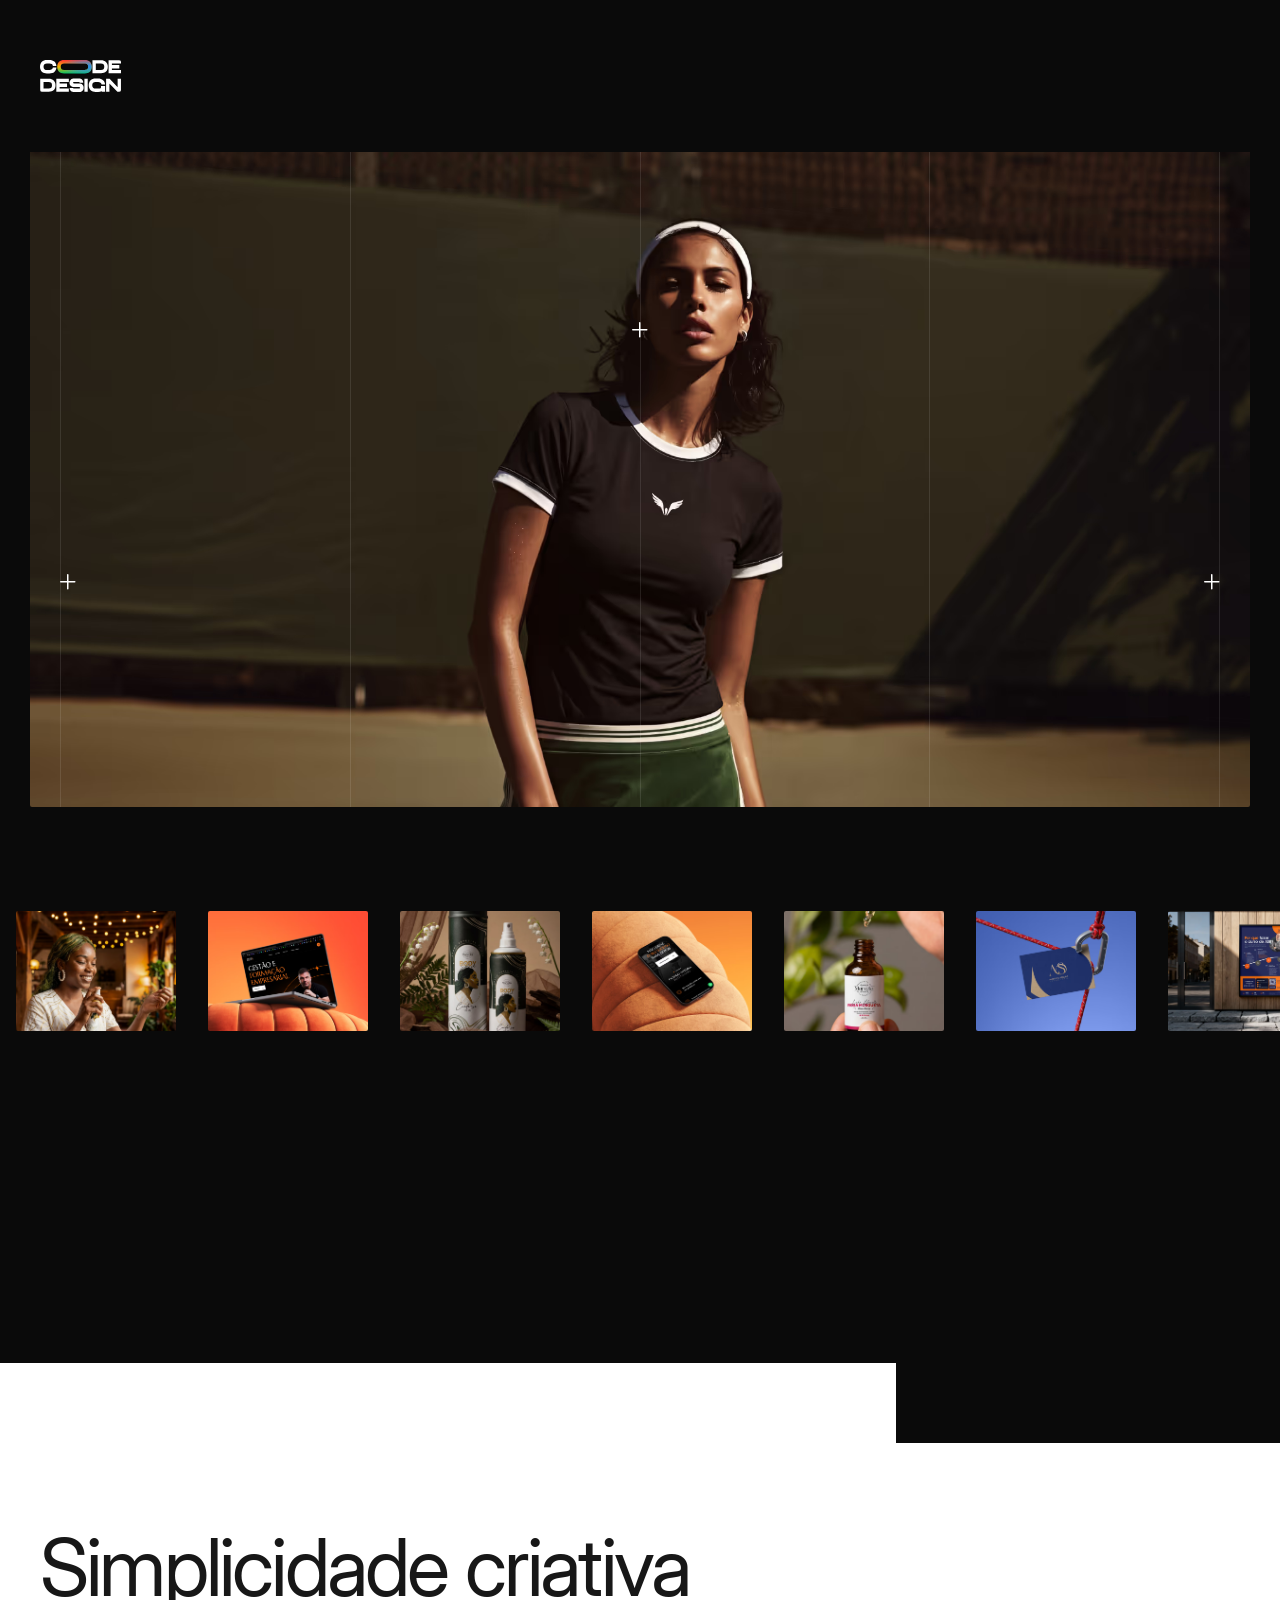
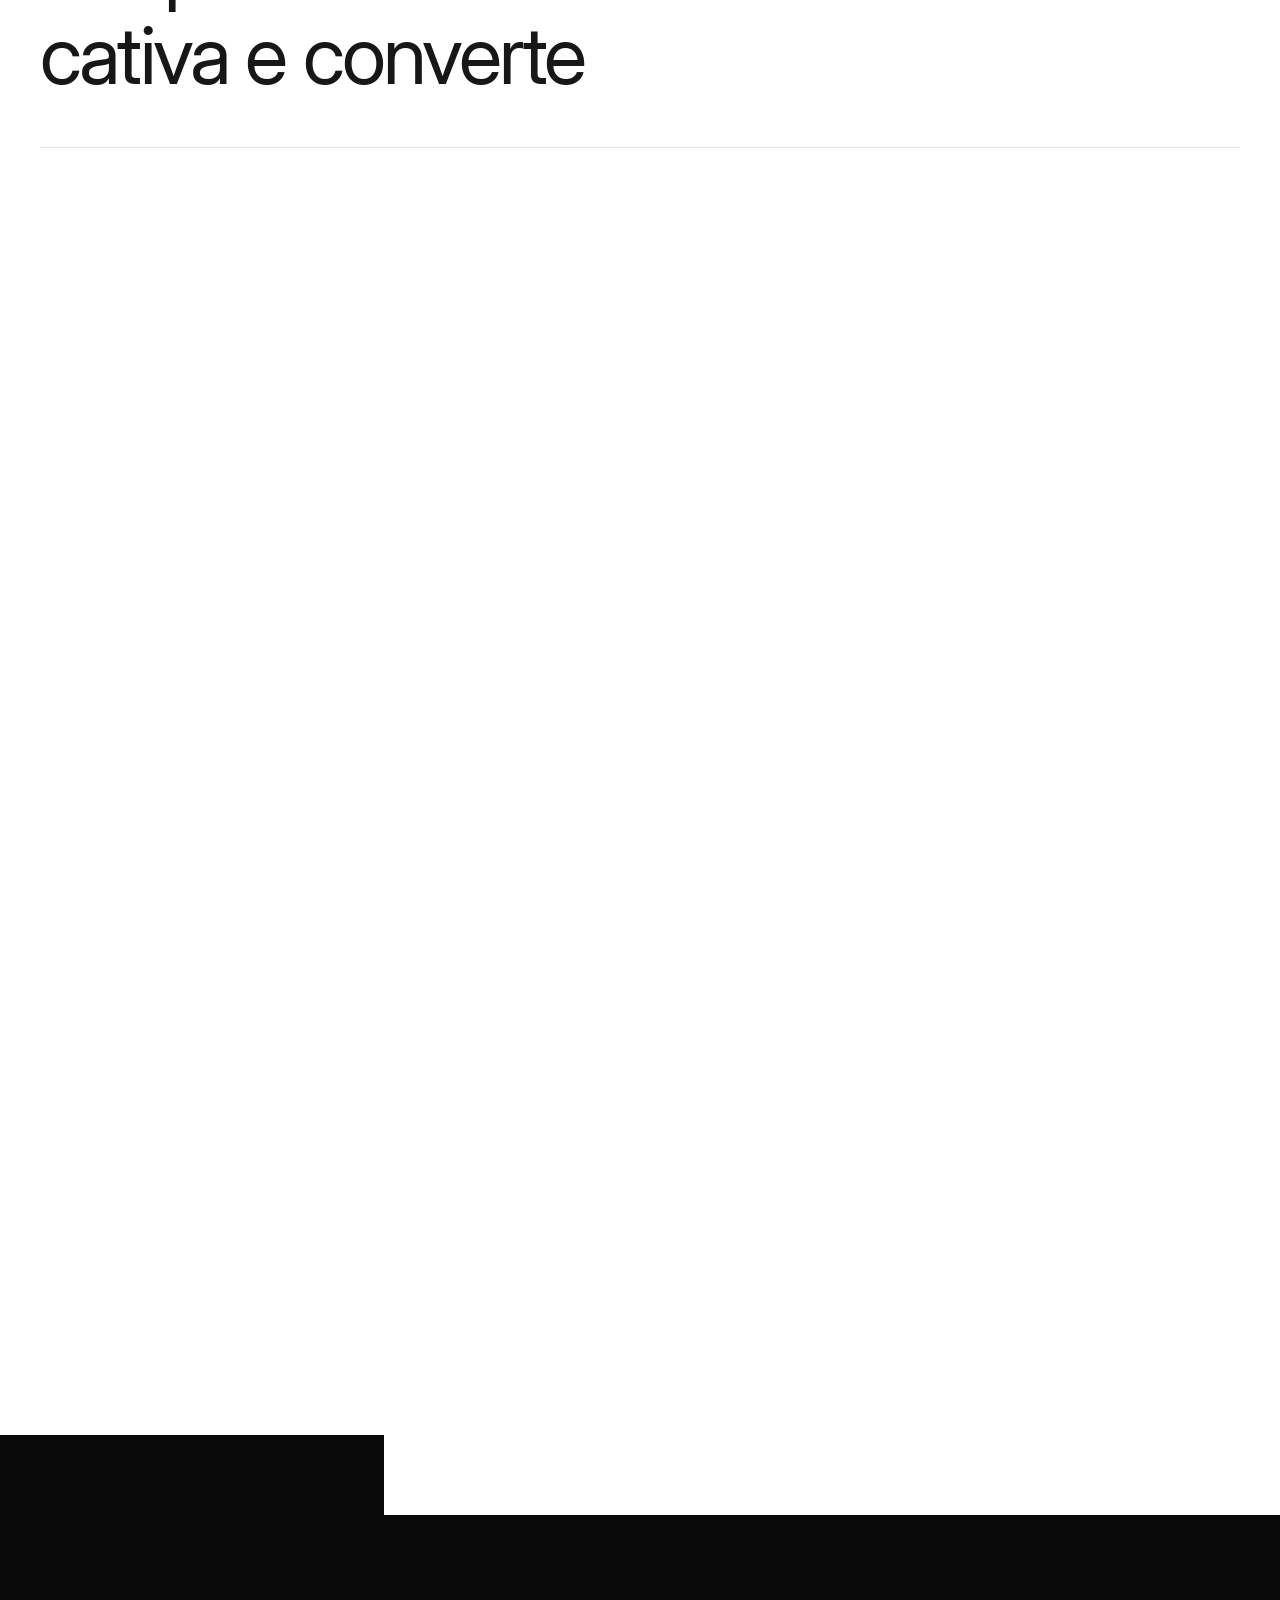
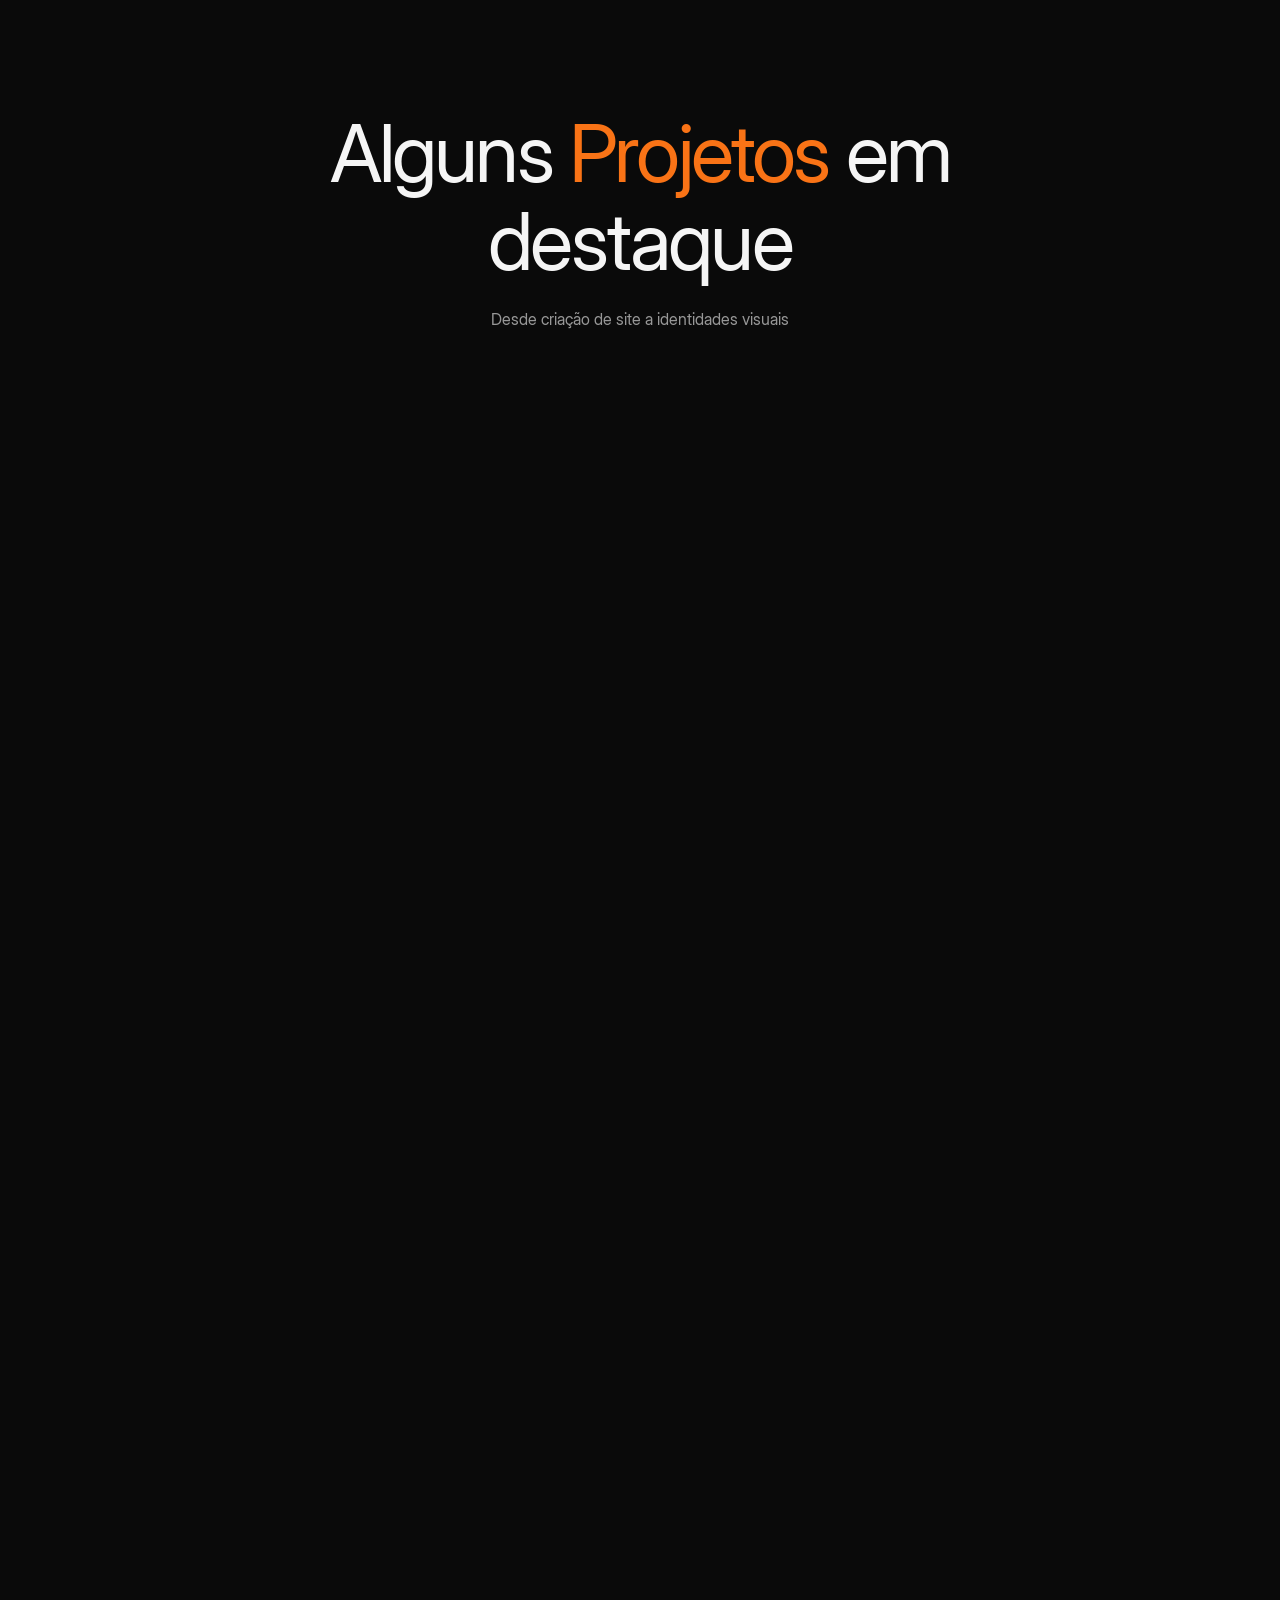
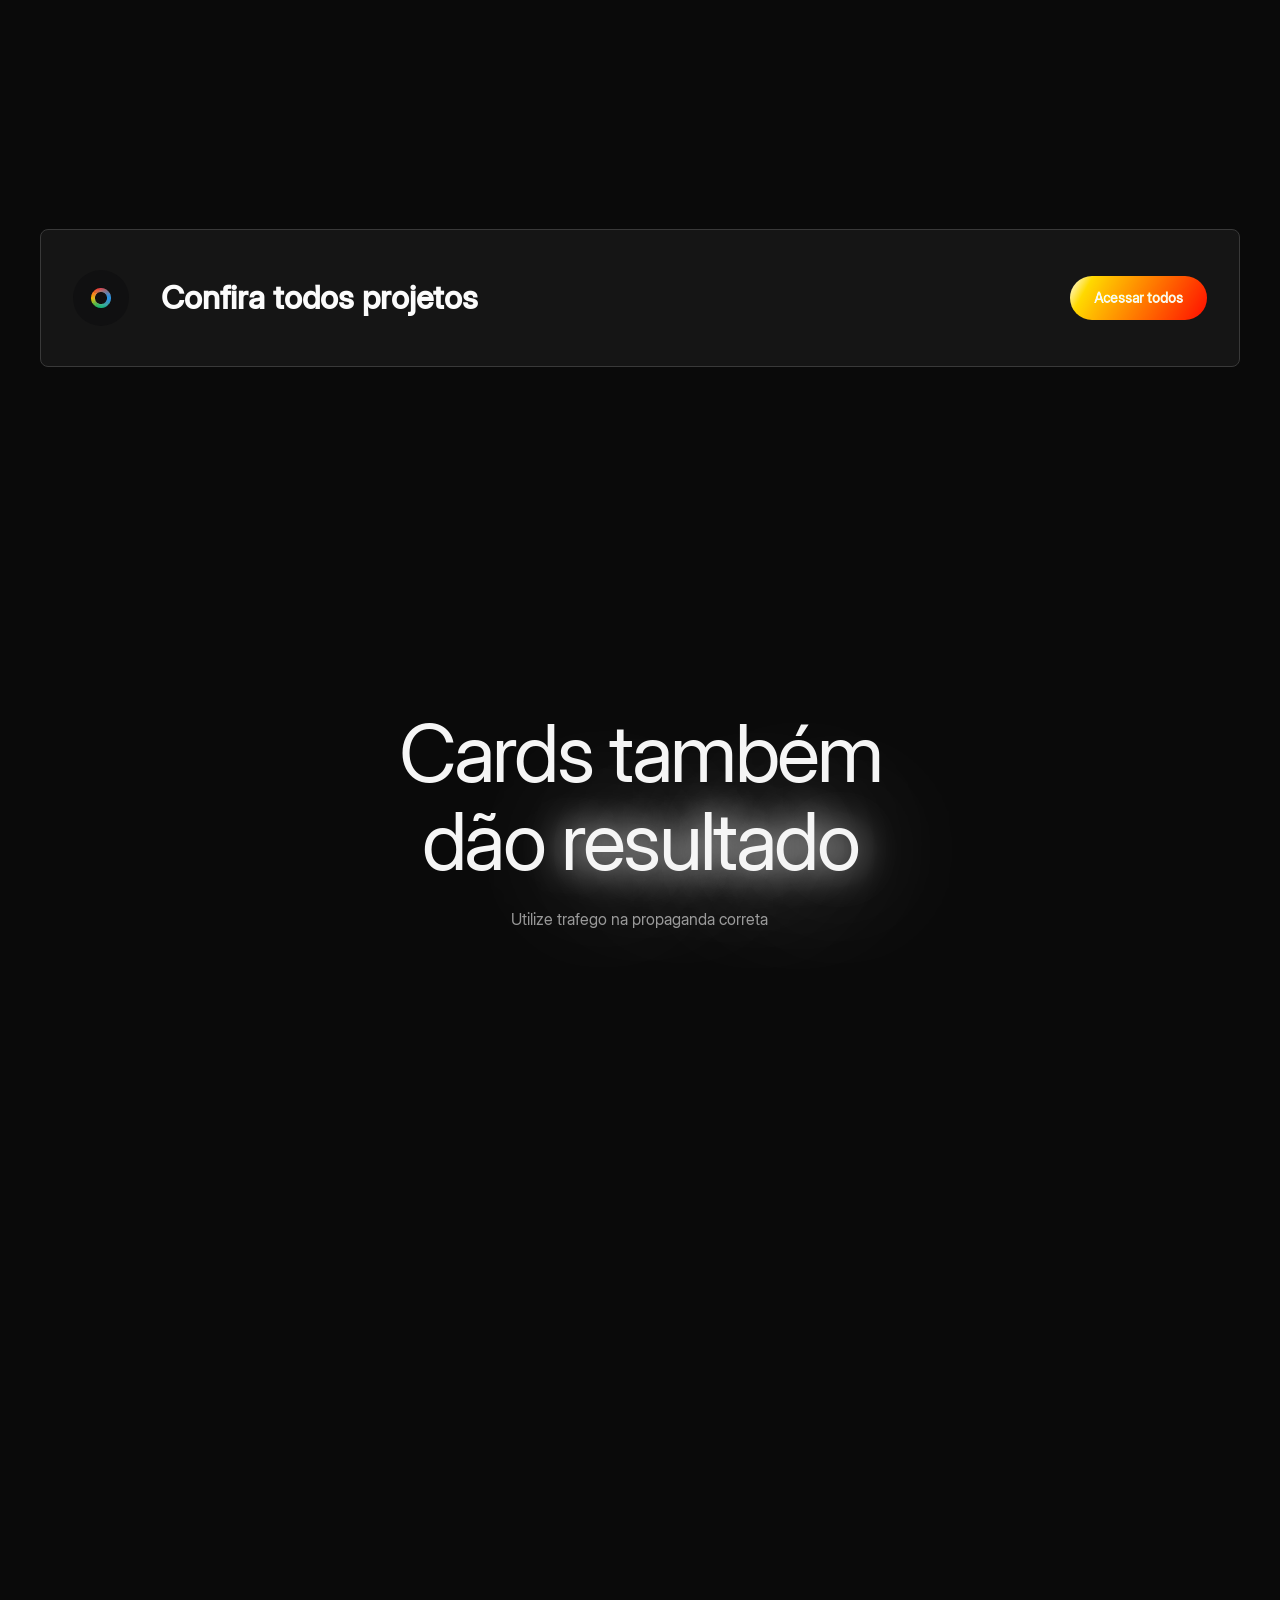
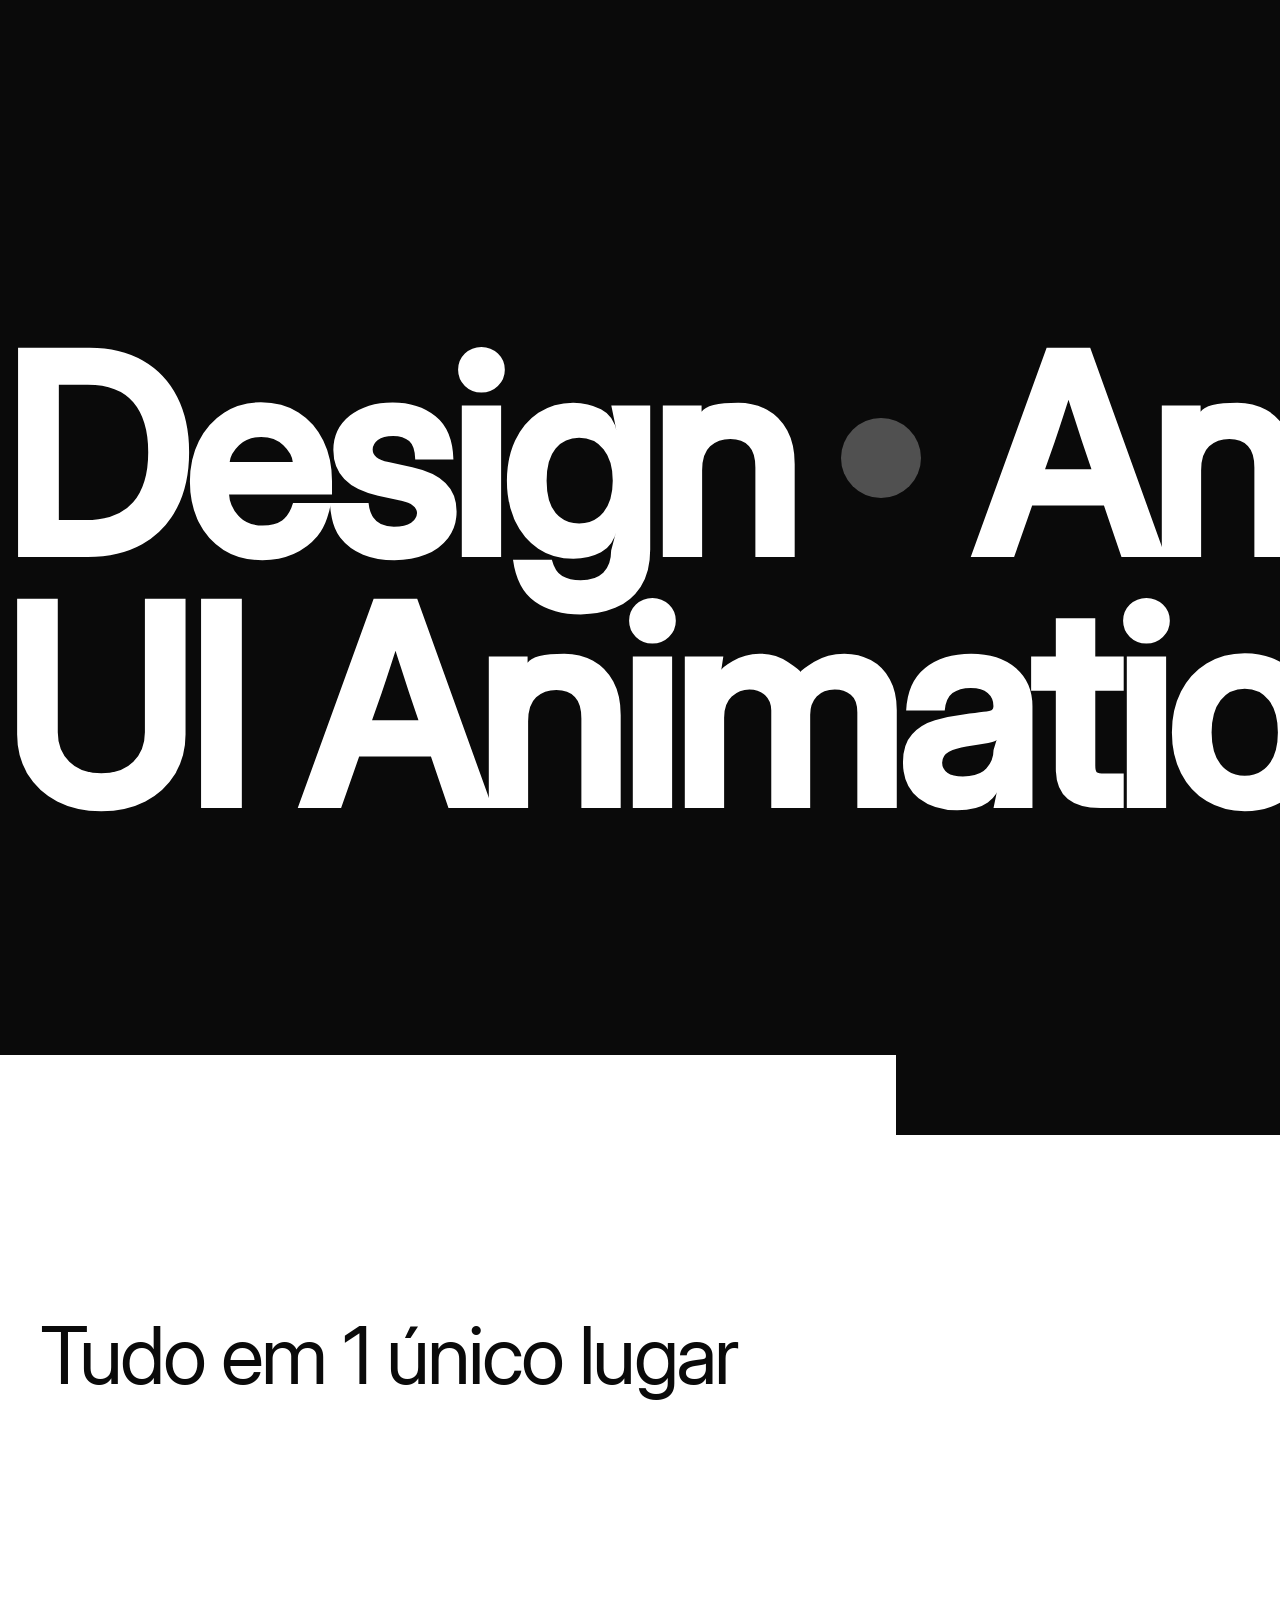
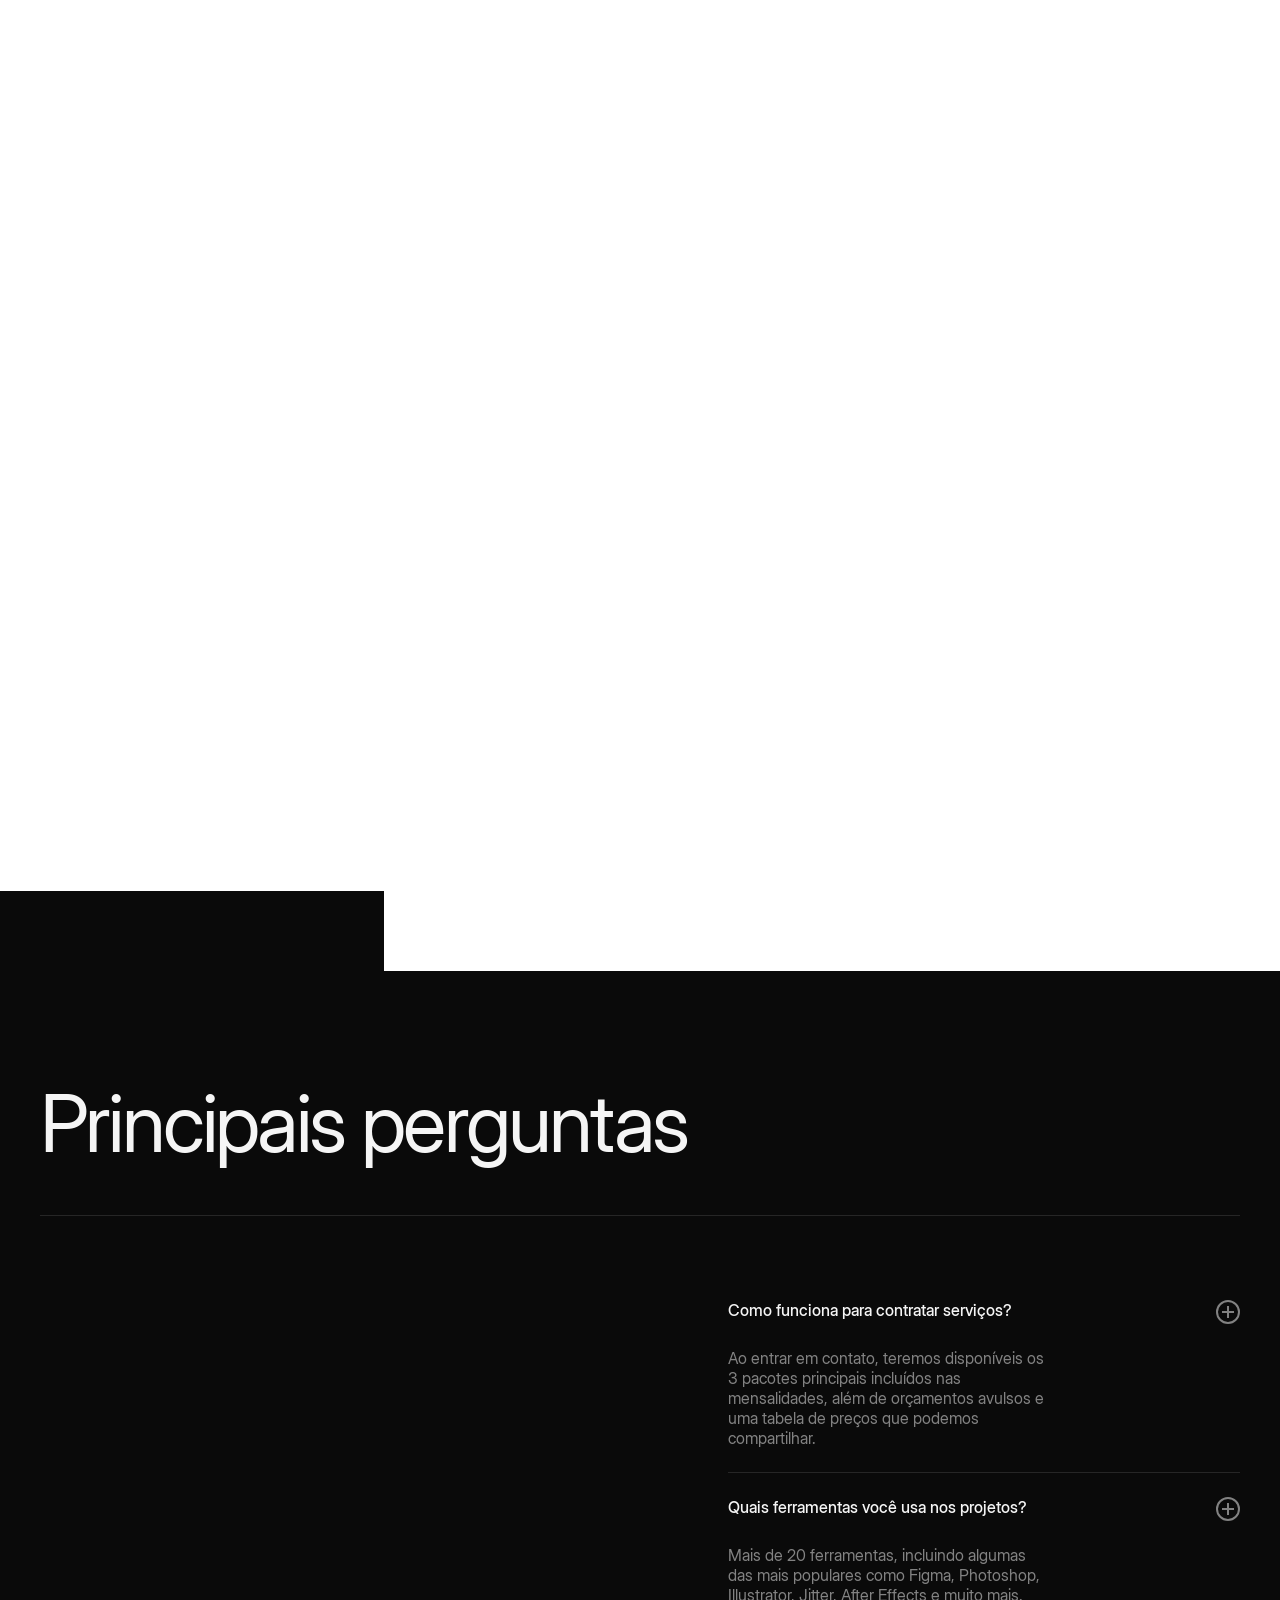
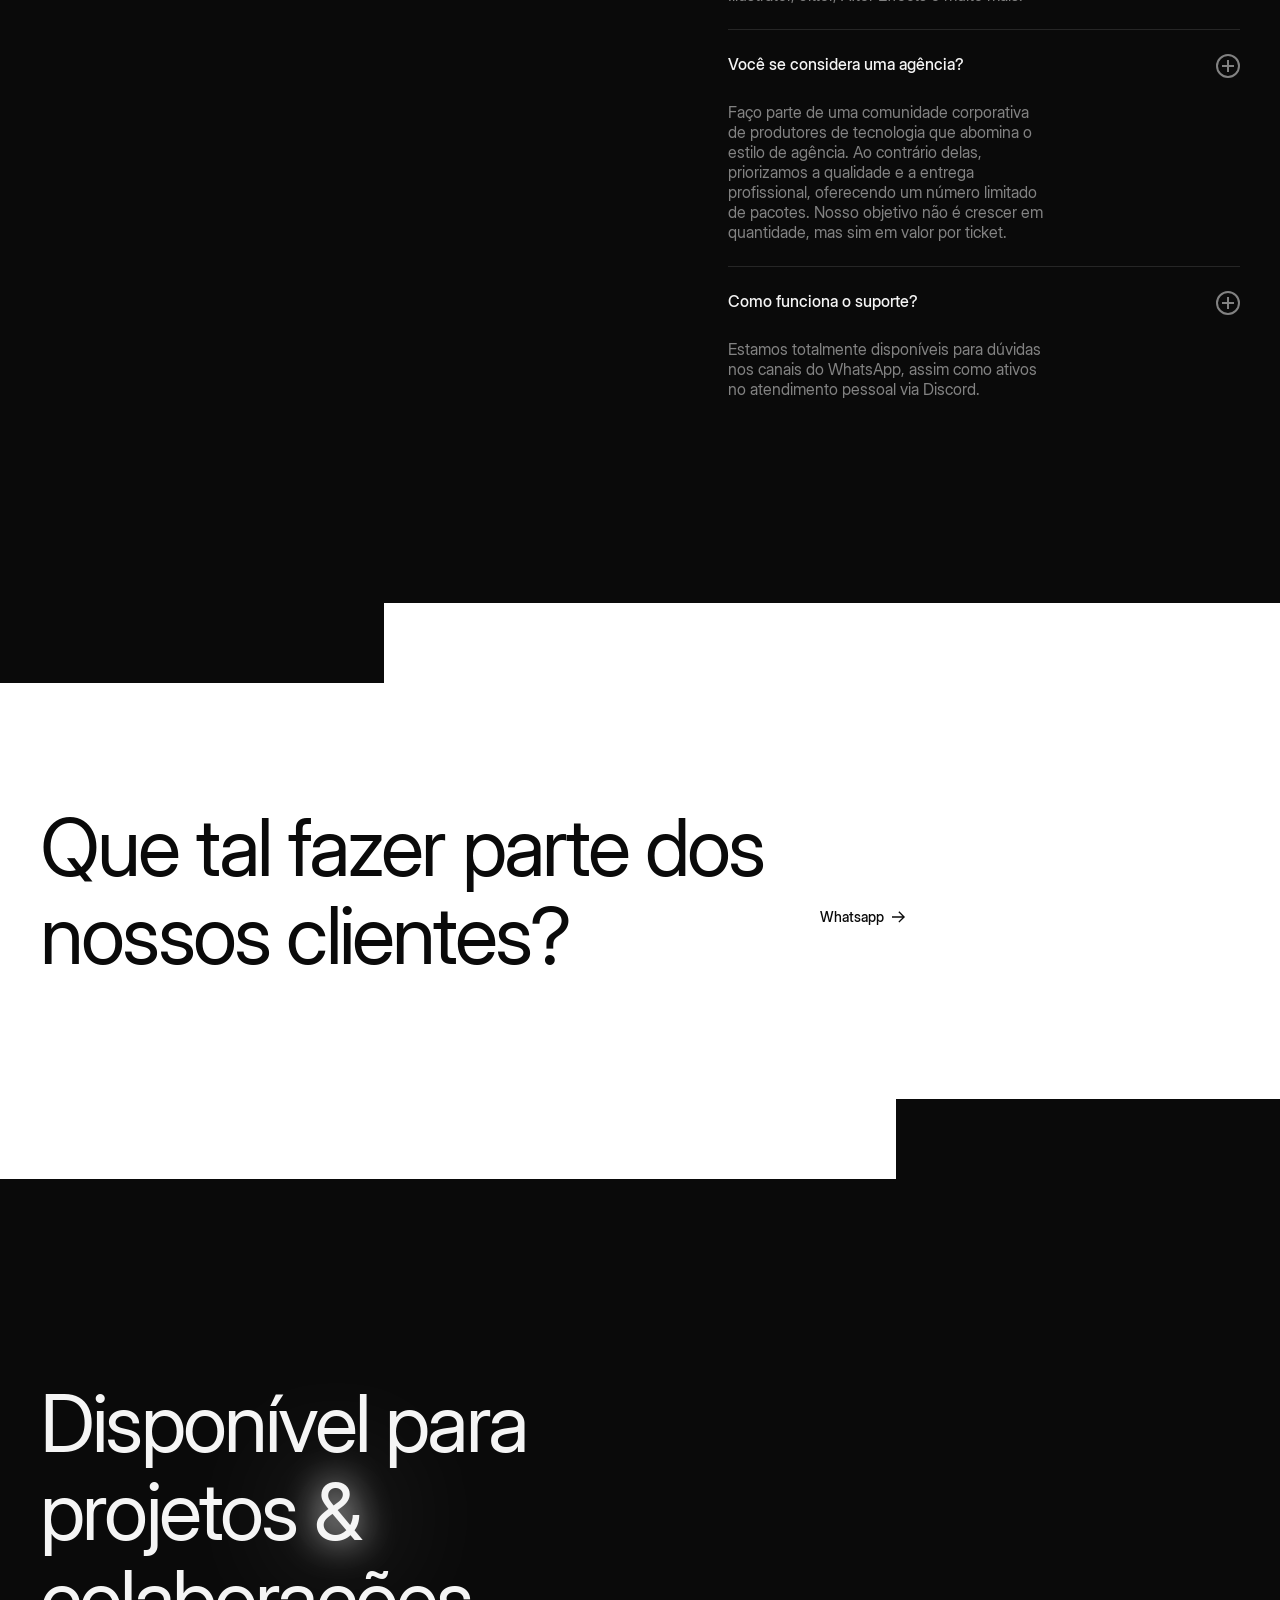
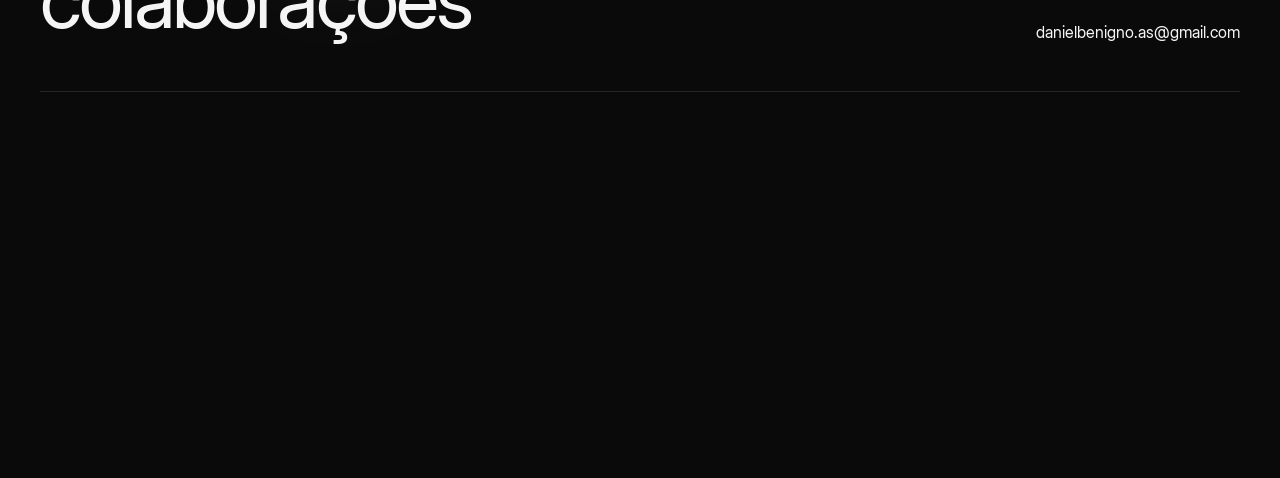
<file: index.html>
<!DOCTYPE html><!--  This site was created in Webflow. https://webflow.com  --><!--  Last Published: Sat Mar 14 2026 17:04:41 GMT+0000 (Coordinated Universal Time)  -->
<html data-wf-page="696d16bebfe82777b9c3d9c4" data-wf-site="696d16bdbfe82777b9c3d969">
<head>
  <meta charset="utf-8">
  <title>Code Design - Criação, gestão e publicação de marcas</title>
  <meta content="Desenvolvimento de sites, brand, identidade e muito mais, formulamos sua empresa do zero, cada forma de comunicação, ideia, imagem, anúncios tudo em um lugar." name="description">
  <meta content="Code Design - Criação, gestão e publicação de marcas" property="og:title">
  <meta content="Desenvolvimento de sites, brand, identidade e muito mais, formulamos sua empresa do zero, cada forma de comunicação, ideia, imagem, anúncios tudo em um lugar." property="og:description">
  <meta content="https://cdn.prod.website-files.com/696d16bdbfe82777b9c3d969/69b1088f12e304557699d11d_codedesign-opengraph%203.png" property="og:image">
  <meta content="Code Design - Criação, gestão e publicação de marcas" property="twitter:title">
  <meta content="Desenvolvimento de sites, brand, identidade e muito mais, formulamos sua empresa do zero, cada forma de comunicação, ideia, imagem, anúncios tudo em um lugar." property="twitter:description">
  <meta property="og:type" content="website">
  <meta content="summary_large_image" name="twitter:card">
  <meta content="width=device-width, initial-scale=1" name="viewport">
  <meta content="Webflow" name="generator">
  <link href="css/normalize.css" rel="stylesheet" type="text/css">
  <link href="css/webflow.css" rel="stylesheet" type="text/css">
  <link href="css/daniels-marvelous-site-117008.webflow.css" rel="stylesheet" type="text/css">
  <style>html.w-mod-js:not(.w-mod-ix3) :is([data-load-text], .nav_logo, .nav_menu_text, .nav_cta, .home-hero_title) {visibility: hidden !important;}</style>
  <script type="text/javascript">!function(o,c){var n=c.documentElement,t=" w-mod-";n.className+=t+"js",("ontouchstart"in o||o.DocumentTouch&&c instanceof DocumentTouch)&&(n.className+=t+"touch")}(window,document);</script>
  <link href="images/favicon.jpg" rel="shortcut icon" type="image/x-icon">
  <link href="images/webclip.jpg" rel="apple-touch-icon">
</head>
<body>
  <div class="page-wrapper">
    <div class="global-styles w-embed">
      <style>
/* Make text look crisper and more legible in all browsers */
body {
  -webkit-font-smoothing: antialiased;
  -moz-osx-font-smoothing: grayscale;
  font-smoothing: antialiased;
  text-rendering: optimizeLegibility;
}
/* Focus state style for keyboard navigation for the focusable elements */
*[tabindex]:focus-visible,
  input[type="file"]:focus-visible {
   outline: 0.125rem solid #4d65ff;
   outline-offset: 0.125rem;
}
/* Set color style to inherit */
.inherit-color * {
    color: inherit;
}
/* Get rid of top margin on first element in any rich text element */
.w-richtext > :not(div):first-child, .w-richtext > div:first-child > :first-child {
  margin-top: 0 !important;
}
/* Get rid of bottom margin on last element in any rich text element */
.w-richtext>:last-child, .w-richtext ol li:last-child, .w-richtext ul li:last-child {
	margin-bottom: 0 !important;
}
/* Make sure containers never lose their center alignment */
.container-medium,.container-small, .container-large {
	margin-right: auto !important;
  margin-left: auto !important;
}
/* 
Make the following elements inherit typography styles from the parent and not have hardcoded values. 
Important: You will not be able to style for example "All Links" in Designer with this CSS applied.
Uncomment this CSS to use it in the project. Leave this message for future hand-off.
*/
/*
a,
.w-input,
.w-select,
.w-tab-link,
.w-nav-link,
.w-dropdown-btn,
.w-dropdown-toggle,
.w-dropdown-link {
  color: inherit;
  text-decoration: inherit;
  font-size: inherit;
}
*/
/* Apply "..." after 3 lines of text */
.text-style-3lines {
	display: -webkit-box;
	overflow: hidden;
	-webkit-line-clamp: 3;
	-webkit-box-orient: vertical;
}
/* Apply "..." after 2 lines of text */
.text-style-2lines {
	display: -webkit-box;
	overflow: hidden;
	-webkit-line-clamp: 2;
	-webkit-box-orient: vertical;
}
/* These classes are never overwritten */
.hide {
  display: none !important;
}
@media screen and (max-width: 991px) {
    .hide, .hide-tablet {
        display: none !important;
    }
}
  @media screen and (max-width: 767px) {
    .hide-mobile-landscape{
      display: none !important;
    }
}
  @media screen and (max-width: 479px) {
    .hide-mobile{
      display: none !important;
    }
    .home-hero_title .float-right{float:none;}
}
.margin-0 {
  margin: 0rem !important;
}
.padding-0 {
  padding: 0rem !important;
}
.spacing-clean {
padding: 0rem !important;
margin: 0rem !important;
}
.margin-top {
  margin-right: 0rem !important;
  margin-bottom: 0rem !important;
  margin-left: 0rem !important;
}
.padding-top {
  padding-right: 0rem !important;
  padding-bottom: 0rem !important;
  padding-left: 0rem !important;
}
.margin-right {
  margin-top: 0rem !important;
  margin-bottom: 0rem !important;
  margin-left: 0rem !important;
}
.padding-right {
  padding-top: 0rem !important;
  padding-bottom: 0rem !important;
  padding-left: 0rem !important;
}
.margin-bottom {
  margin-top: 0rem !important;
  margin-right: 0rem !important;
  margin-left: 0rem !important;
}
.padding-bottom {
  padding-top: 0rem !important;
  padding-right: 0rem !important;
  padding-left: 0rem !important;
}
.margin-left {
  margin-top: 0rem !important;
  margin-right: 0rem !important;
  margin-bottom: 0rem !important;
}
.padding-left {
  padding-top: 0rem !important;
  padding-right: 0rem !important;
  padding-bottom: 0rem !important;
}
.margin-horizontal {
  margin-top: 0rem !important;
  margin-bottom: 0rem !important;
}
.padding-horizontal {
  padding-top: 0rem !important;
  padding-bottom: 0rem !important;
}
.margin-vertical {
  margin-right: 0rem !important;
  margin-left: 0rem !important;
}
.padding-vertical {
  padding-right: 0rem !important;
  padding-left: 0rem !important;
}
/* Custom CSS */
.wf-control {opacity:0;}
h1,h2,h3,h4,h5,h6{font-weight:400;}
.menu_button-mobile svg path{fill:currentColor;}
.navbar_projects-link:has(.w--current) {
  color:var(--_theme-colors---text--primary);
}
/* Project Marquee Animation*/
.projects_marquee-list {
  animation: marquee 40s linear infinite;
  animation-delay: 0.2s;
}
.projects_marquee:hover .projects_marquee-list {
  animation-play-state: paused;
}
@keyframes marquee {
  from {
    transform: translateX(0);
  }
  to {
    transform: translateX(-100%);
  }
}
/* Project Marquee Animation*/
.faq:first-child{padding-top:0; border:none;}
@media (max-width: 992px) {
	.menu_button-mobile{display:flex!important;}
  .menu_button-mobile.w--open .menu_button-icon{display:none;}
  .menu_button-mobile.w--open .menu_button-icon.is-close{display:block;}
}
/* Hero background image zoom in and blur animation */
@keyframes heroZoomBlur {
  0% {
    transform: scale(1.2);
    filter: blur(10px);
  }
  100% {
    transform: scale(1);
    filter: blur(0);
  }
}
.hero-bg-image {
  animation: heroZoomBlur 2s ease-out;
}
</style>
    </div>
    <div data-animation="default" data-collapse="medium" data-duration="400" data-easing="ease" data-easing2="ease" data-doc-height="1" role="banner" class="nav w-nav">
      <div class="nav_component">
        <div class="padding-global">
          <div class="nav_container">
            <a href="index.html" aria-current="page" class="nav_brand w-nav-brand w--current"><img src="images/Logo.svg" loading="lazy" width="81" alt=""></a>
            <nav role="navigation" class="nav_menu-wrap w-nav-menu">
              <div class="nav_menu-content">
                <div class="nav_menu">
                  <a href="index.html" aria-current="page" class="nav_menu_text w-nav-link w--current">Home</a>
                  <a href="projetos.html" class="nav_menu_text w-nav-link">Projetos</a>
                  <a href="pricing.html" class="nav_menu_text w-nav-link">Pacotes mensais</a>
                </div>
                <div class="nav_cta-mobile">
                  <div class="nav_menu-social">
                    <a data-load-text="" href="https://www.linkedin.com/" target="_blank" class="social_link">LinkedIn</a>
                  </div>
                  <a href="#" class="footer_contact-email"><span data-load-text="">Danielbenigno.as@gmail.com</span></a>
                </div>
              </div>
            </nav>
            <div class="overflow-hidden">
              <div class="nav_cta">
                <a data-w-id="19a55963-a69b-4345-a3b6-fef10cc48aab" href="https://wa.me/5573981904957?text=Ol%C3%A1%2C%20tudo%20bom%3F%20Gostaria%20de%20saber%20mais%20sobre%20seus%20servi%C3%A7os" target="_blank" class="button w-inline-block"><span class="text-size-sm">Whatsapp</span>
                  <div class="button_icon"><svg xmlns="http://www.w3.org/2000/svg" width="100%" viewbox="0 0 11 9" fill="none" class="icon-1x1-sm-minus">
                      <path d="M5.76953 8.91406L5.00391 8.14844L6.44629 6.71289C6.7334 6.42578 7.03418 6.13411 7.34863 5.83789C7.66309 5.53711 7.9707 5.24772 8.27148 4.96973C8.06185 4.97884 7.85221 4.98796 7.64258 4.99707C7.43294 5.00163 7.22331 5.00391 7.01367 5.00391H0V3.91016H7.01367C7.22331 3.91016 7.43294 3.91471 7.64258 3.92383C7.85221 3.92839 8.06185 3.93522 8.27148 3.94434C7.9707 3.66634 7.66309 3.37923 7.34863 3.08301C7.03418 2.78223 6.7334 2.48828 6.44629 2.20117L5.00391 0.765625L5.76953 0L10.2266 4.45703L5.76953 8.91406Z" fill="currentColor"></path>
                    </svg><svg xmlns="http://www.w3.org/2000/svg" width="100%" viewbox="0 0 11 9" fill="none" class="icon-1x1-sm-minus">
                      <path d="M5.76953 8.91406L5.00391 8.14844L6.44629 6.71289C6.7334 6.42578 7.03418 6.13411 7.34863 5.83789C7.66309 5.53711 7.9707 5.24772 8.27148 4.96973C8.06185 4.97884 7.85221 4.98796 7.64258 4.99707C7.43294 5.00163 7.22331 5.00391 7.01367 5.00391H0V3.91016H7.01367C7.22331 3.91016 7.43294 3.91471 7.64258 3.92383C7.85221 3.92839 8.06185 3.93522 8.27148 3.94434C7.9707 3.66634 7.66309 3.37923 7.34863 3.08301C7.03418 2.78223 6.7334 2.48828 6.44629 2.20117L5.00391 0.765625L5.76953 0L10.2266 4.45703L5.76953 8.91406Z" fill="currentColor"></path>
                    </svg></div>
                </a>
              </div>
            </div>
            <div class="menu_button-mobile w-nav-button"><svg data-w-id="161a934a-7f4c-e2c4-fb4d-adb0cd07892f" xmlns="http://www.w3.org/2000/svg" width="100%" viewbox="0 0 24 24" fill="none" class="menu_button-icon">
                <path fill-rule="evenodd" clip-rule="evenodd" d="M3 6.75C3 6.33579 3.33579 6 3.75 6H20.25C20.6642 6 21 6.33579 21 6.75C21 7.16421 20.6642 7.5 20.25 7.5H3.75C3.33579 7.5 3 7.16421 3 6.75ZM3 12C3 11.5858 3.33579 11.25 3.75 11.25H20.25C20.6642 11.25 21 11.5858 21 12C21 12.4142 20.6642 12.75 20.25 12.75H3.75C3.33579 12.75 3 12.4142 3 12ZM11.25 17.25C11.25 16.8358 11.5858 16.5 12 16.5H20.25C20.6642 16.5 21 16.8358 21 17.25C21 17.6642 20.6642 18 20.25 18H12C11.5858 18 11.25 17.6642 11.25 17.25Z" fill="currentColor"></path>
              </svg><svg xmlns="http://www.w3.org/2000/svg" width="100%" viewbox="0 0 24 24" fill="none" class="menu_button-icon is-close">
                <path d="M20.25 3.75L3.75 20.25" stroke="currentColor" stroke-width="2" stroke-linejoin="round"></path>
                <path d="M20.25 20.25L3.75 3.75" stroke="currentColor" stroke-width="2" stroke-linejoin="round"></path>
              </svg></div>
          </div>
        </div>
      </div>
    </div>
    <main class="main-wrapper">
      <section class="section">
        <div class="mobile-header">
          <h2 class="heading-style-h2">Sua <span class="text-span-3">Marca</span> <br>começa aqui</h2>
        </div>
        <div class="hero_main">
          <div class="hero-bg-image-wrap"><img width="Auto" height="Auto" alt="Close-up side profile of a person with short blonde hair and large round glasses against an orange background." src="images/hero_image_1.avif" loading="eager" srcset="images/416a5aac5ec8ad09e0d4f983b4ced1d4_hero_image_1-p-500.avif 500w, images/416a5aac5ec8ad09e0d4f983b4ced1d4_hero_image_1-p-800.avif 800w, images/hero_image_1.avif 1920w" sizes="(max-width: 1919px) 100vw, 1920px" class="hero-bg-image"></div>
          <div class="page-padding top">
            <div class="container-2 hero">
              <div class="hero-top">
                <div class="body-shape middle">
                  <div class="plus-icon-shape w-embed"><svg width="16" height="16" viewbox="0 0 16 16" fill="none" xmlns="http://www.w3.org/2000/svg">
                      <path d="M14.75 7.74854L0.75 7.74853" stroke="currentColor" stroke-width="1.5" stroke-linecap="round"></path>
                      <path d="M7.74805 0.75L7.74805 14.75" stroke="currentColor" stroke-width="1.5" stroke-linecap="round"></path>
                    </svg></div>
                </div>
                <div class="hero-top-left text-ms">
                  <div data-load-text="">Branding /<br>Deisng / UI/UX /<br>Strategy /</div>
                </div>
                <div id="w-node-fa576322-b214-6cbd-6e77-c93c2af65eba-b9c3d9c4" class="hero-top-right">
                  <div class="hero-top-right text-ms" data-load-text="">Toda empresa precisa<br>gerar impacto<br>e estar disposta a evoluir.</div>
                </div>
              </div>
              <div class="hero-bottom">
                <div class="body-shape right">
                  <div class="plus-icon-shape w-embed"><svg width="16" height="16" viewbox="0 0 16 16" fill="none" xmlns="http://www.w3.org/2000/svg">
                      <path d="M14.75 7.74854L0.75 7.74853" stroke="currentColor" stroke-width="1.5" stroke-linecap="round"></path>
                      <path d="M7.74805 0.75L7.74805 14.75" stroke="currentColor" stroke-width="1.5" stroke-linecap="round"></path>
                    </svg></div>
                </div>
                <div class="body-shape left">
                  <div class="plus-icon-shape w-embed"><svg width="16" height="16" viewbox="0 0 16 16" fill="none" xmlns="http://www.w3.org/2000/svg">
                      <path d="M14.75 7.74854L0.75 7.74853" stroke="currentColor" stroke-width="1.5" stroke-linecap="round"></path>
                      <path d="M7.74805 0.75L7.74805 14.75" stroke="currentColor" stroke-width="1.5" stroke-linecap="round"></path>
                    </svg></div>
                </div>
                <div class="hero-heading-wrap">
                  <div class="body-text-1 cc-1" data-load-text="">Hoje a sua</div>
                  <div class="display-01 hero-title laptop" data-load-text="">Marca</div>
                  <div class="hero-heading-small body-text-1" data-load-text="">Começa aqui</div>
                </div>
              </div>
            </div>
          </div>
          <div class="bg-line-wrap">
            <div class="bg-line"></div>
            <div class="bg-line"></div>
            <div class="bg-line"></div>
            <div class="bg-line"></div>
            <div class="bg-line"></div>
          </div>
        </div>
        <div class="home-hero_projects">
          <div class="projects_marquee">
            <div class="projects_marquee-list">
              <a aria-label="project item link" href="projetos.html" class="projects_marquee-item w-inline-block"><img sizes="(max-width: 1350px) 100vw, 1350px" srcset="images/892f38a05a9107b69daca36ff35e3023_Mcokup-list-3-p-500.avif 500w, images/Mcokup-list-3.avif 1350w" alt="" loading="lazy" src="images/Mcokup-list-3.avif" class="project_marquee-img"></a>
              <a aria-label="project item link" href="projetos.html" class="projects_marquee-item w-inline-block"><img sizes="(max-width: 1350px) 100vw, 1350px" srcset="images/abf03f6ad33239351ab4538e930ba647_Mcokup-list-5-p-500.avif 500w, images/abf03f6ad33239351ab4538e930ba647_Mcokup-list-5-p-800.avif 800w, images/Mcokup-list-5.avif 1350w" alt="" loading="lazy" src="images/Mcokup-list-5.avif" class="project_marquee-img"></a>
              <a aria-label="project item link" href="projetos.html" class="projects_marquee-item w-inline-block"><img sizes="(max-width: 1350px) 100vw, 1350px" srcset="images/e04d59521f8566931b9eb44c796eb4e7_Mcokup-list-2-p-500.avif 500w, images/Mcokup-list-2.avif 1350w" alt="" loading="lazy" src="images/Mcokup-list-2.avif" class="project_marquee-img"></a>
              <a aria-label="project item link" href="projetos.html" class="projects_marquee-item w-inline-block"><img sizes="(max-width: 1350px) 100vw, 1350px" srcset="images/8f710a88726e8aff2806e6996ab7bd48_Mcokup-list-4-p-500.avif 500w, images/8f710a88726e8aff2806e6996ab7bd48_Mcokup-list-4-p-800.avif 800w, images/Mcokup-list-4.avif 1350w" alt="" loading="lazy" src="images/Mcokup-list-4.avif" class="project_marquee-img"></a>
              <a aria-label="project item link" href="projetos.html" class="projects_marquee-item w-inline-block"><img sizes="(max-width: 1350px) 100vw, 1350px" srcset="images/b6900423dfcd5f94d06344f20d7528c8_Mcokup-list-1-p-500.avif 500w, images/Mcokup-list-1.avif 1350w" alt="" loading="lazy" src="images/Mcokup-list-1.avif" class="project_marquee-img"></a>
            </div>
            <div class="projects_marquee-list">
              <a aria-label="project item link" href="projetos.html" class="projects_marquee-item w-inline-block"><img src="images/Mcokup-list-6.avif" loading="lazy" alt="" sizes="(max-width: 1350px) 100vw, 1350px" srcset="images/Mcokup-list-6-p-500.avif 500w, images/Mcokup-list-6-p-800.avif 800w, images/Mcokup-list-6-p-1080.avif 1080w, images/Mcokup-list-6.avif 1350w" class="project_marquee-img"></a>
              <a aria-label="project item link" href="projetos.html" class="projects_marquee-item w-inline-block"><img src="images/Mcokup-list-9.avif" loading="lazy" alt="" sizes="(max-width: 1350px) 100vw, 1350px" srcset="images/Mcokup-list-9-p-500.avif 500w, images/Mcokup-list-9-p-800.avif 800w, images/Mcokup-list-9-p-1080.avif 1080w, images/Mcokup-list-9.avif 1350w" class="project_marquee-img"></a>
              <a aria-label="project item link" href="projetos.html" class="projects_marquee-item w-inline-block"><img src="images/Mcokup-list-7.avif" loading="lazy" alt="" sizes="(max-width: 1350px) 100vw, 1350px" srcset="images/Mcokup-list-7-p-500.avif 500w, images/Mcokup-list-7-p-800.avif 800w, images/Mcokup-list-7-p-1080.avif 1080w, images/Mcokup-list-7.avif 1350w" class="project_marquee-img"></a>
              <a aria-label="project item link" href="projetos.html" class="projects_marquee-item w-inline-block"><img src="images/Mcokup-list-10.avif" loading="lazy" alt="" sizes="(max-width: 1350px) 100vw, 1350px" srcset="images/Mcokup-list-10-p-500.avif 500w, images/Mcokup-list-10-p-800.avif 800w, images/Mcokup-list-10-p-1080.avif 1080w, images/Mcokup-list-10.avif 1350w" class="project_marquee-img"></a>
              <a aria-label="project item link" href="projetos.html" class="projects_marquee-item w-inline-block"><img src="images/Mcokup-list-8.avif" loading="lazy" alt="" sizes="(max-width: 1350px) 100vw, 1350px" srcset="images/Mcokup-list-8-p-500.avif 500w, images/Mcokup-list-8-p-800.avif 800w, images/Mcokup-list-8-p-1080.avif 1080w, images/Mcokup-list-8.avif 1350w" class="project_marquee-img"></a>
            </div>
            <div class="projects_marquee-list">
              <a aria-label="project item link" href="projetos.html" class="projects_marquee-item w-inline-block"><img src="images/Mcokup-list-3.avif" loading="lazy" alt="" sizes="(max-width: 1350px) 100vw, 1350px" srcset="images/892f38a05a9107b69daca36ff35e3023_Mcokup-list-3-p-500.avif 500w, images/892f38a05a9107b69daca36ff35e3023_Mcokup-list-3-p-800.avif 800w, images/892f38a05a9107b69daca36ff35e3023_Mcokup-list-3-p-1080.avif 1080w, images/Mcokup-list-3.avif 1350w" class="project_marquee-img"></a>
              <a aria-label="project item link" href="projetos.html" class="projects_marquee-item w-inline-block"><img src="images/Mcokup-list-5.avif" loading="lazy" alt="" sizes="(max-width: 1350px) 100vw, 1350px" srcset="images/abf03f6ad33239351ab4538e930ba647_Mcokup-list-5-p-500.avif 500w, images/abf03f6ad33239351ab4538e930ba647_Mcokup-list-5-p-800.avif 800w, images/abf03f6ad33239351ab4538e930ba647_Mcokup-list-5-p-1080.avif 1080w, images/Mcokup-list-5.avif 1350w" class="project_marquee-img"></a>
              <a aria-label="project item link" href="projetos.html" class="projects_marquee-item w-inline-block"><img src="images/Mcokup-list-2.avif" loading="lazy" alt="" sizes="(max-width: 1350px) 100vw, 1350px" srcset="images/e04d59521f8566931b9eb44c796eb4e7_Mcokup-list-2-p-500.avif 500w, images/e04d59521f8566931b9eb44c796eb4e7_Mcokup-list-2-p-800.avif 800w, images/e04d59521f8566931b9eb44c796eb4e7_Mcokup-list-2-p-1080.avif 1080w, images/Mcokup-list-2.avif 1350w" class="project_marquee-img"></a>
              <a aria-label="project item link" href="projetos.html" class="projects_marquee-item w-inline-block"><img src="images/Mcokup-list-4.avif" loading="lazy" alt="" sizes="(max-width: 1350px) 100vw, 1350px" srcset="images/8f710a88726e8aff2806e6996ab7bd48_Mcokup-list-4-p-500.avif 500w, images/8f710a88726e8aff2806e6996ab7bd48_Mcokup-list-4-p-800.avif 800w, images/8f710a88726e8aff2806e6996ab7bd48_Mcokup-list-4-p-1080.avif 1080w, images/Mcokup-list-4.avif 1350w" class="project_marquee-img"></a>
              <a aria-label="project item link" href="projetos.html" class="projects_marquee-item w-inline-block"><img src="images/Mcokup-list-1.avif" loading="lazy" alt="" sizes="(max-width: 1350px) 100vw, 1350px" srcset="images/b6900423dfcd5f94d06344f20d7528c8_Mcokup-list-1-p-500.avif 500w, images/b6900423dfcd5f94d06344f20d7528c8_Mcokup-list-1-p-800.avif 800w, images/b6900423dfcd5f94d06344f20d7528c8_Mcokup-list-1-p-1080.avif 1080w, images/Mcokup-list-1.avif 1350w" class="project_marquee-img"></a>
            </div>
          </div>
        </div>
      </section>
      <div class="padding-global">
        <div class="container-large">
          <div class="home-hero_bottom">
            <div class="home-hero_subcontent">
              <p data-load-text="" class="text-size-md">Me chamo Daniel e tenho diversas soluções para seu negócio, em 1 só lugar, pelo custo de 1 único agente.</p>
            </div>
            <div class="home-hero_social">
              <a data-load-text="" href="https://www.linkedin.com/" target="_blank" class="social_link">LinkedIn</a>
            </div>
          </div>
        </div>
      </div>
      <header class="section_home-hero"></header>
      <section id="about" class="section_home-about">
        <div class="theme-color-light">
          <div class="background-color-primary">
            <div class="padding-global padding-section-large">
              <div class="container-large">
                <div class="home-about_component">
                  <div class="home-about_heading">
                    <div class="max-width-large">
                      <h2 class="heading-style-h2">Simplicidade criativa cativa e converte</h2>
                    </div>
                    <div class="max-width-xsmall">
                      <p data-load-text="">O essencial executado com excelência é atemporal. Marcas de sucesso não apenas ocupam espaço; elas constroem legados através de uma identidade forte, coerente e memorável.</p>
                    </div>
                  </div>
                  <div class="home-about_capabilities">
                    <div class="children-perspective">
                      <div data-w-id="90cb8031-ef41-d457-8207-0c0367e9b3b9" style="opacity:0" class="team-card">
                        <div class="team-image perfil"><img loading="lazy" src="images/Portrait---2.avif" alt="" class="image-2"></div>
                      </div>
                    </div>
                    <div class="about_capabilities-list">
                      <p data-load-text="">Moldados pela diversidade criativa</p>
                      <p data-load-text="">Capacidade de fazer tudo</p>
                      <p data-load-text="">Resultado que condiz com você</p>
                    </div>
                    <div class="about_experience">
                      <div class="experience_number"><span data-load-text="" class="heading-style-h4">5000+</span>
                        <div class="experience_subheading">
                          <div data-load-text="" class="text-size-md">Projetos fechados</div>
                        </div>
                      </div>
                      <div class="experience_number"><span data-load-text="" class="heading-style-h4">30+</span>
                        <div class="experience_subheading">
                          <div data-load-text="" class="text-size-md">Uso de programa</div>
                        </div>
                      </div>
                      <div class="experience_number"><span data-load-text="" class="heading-style-h4">96%</span>
                        <div class="experience_subheading">
                          <div data-load-text="" class="text-size-md">De Satisfação</div>
                        </div>
                      </div>
                    </div>
                  </div>
                </div>
              </div>
            </div>
            <div data-wf--rectangle-background--position="top-right" class="rectangle_wrap w-variant-feaec6ca-a736-41d4-4cc1-f025bf7860d5">
              <div data-wf--rectangle-shape--variant="light" class="rectangle_shape w-variant-5bf2dcb1-e8c1-b1f1-033d-4af6b1cf8283"></div>
            </div>
          </div>
        </div>
        <div data-wf--rectangle-background--position="bottom-left" class="rectangle_wrap w-variant-fbd23381-a6b0-ab98-5dea-da2f3dacf7df">
          <div data-wf--rectangle-shape--variant="light" class="rectangle_shape w-variant-5bf2dcb1-e8c1-b1f1-033d-4af6b1cf8283"></div>
        </div>
      </section>
      <section>
        <div class="padding-global-2">
          <div class="w-layout-blockcontainer container-3 w-container">
            <div class="steps-wrapper">
              <div class="header">
                <h2 class="heading-style-h2">Alguns <span class="text-span-2">Projetos</span> em destaque</h2>
                <div class="opacity-60">
                  <div class="max-width-42ch">
                    <div>Desde criação de site a identidades visuais </div>
                  </div>
                </div>
              </div>
              <div data-w-id="60ba89f3-632c-01d9-389c-a8cc8b682840" style="opacity:0" class="steps-stack-component">
                <div class="steps-item">
                  <div class="steps-card">
                    <div class="left-content">
                      <div class="steps-content">
                        <div class="steps-tag">
                          <div class="text-size-small text-weight-bold">Projeto destaque</div>
                          <div class="vertical-line-tag"></div>
                          <div class="read-more-button">
                            <div class="opacity-70">
                              <div class="text-size-small text-weight-medium-2">01</div>
                            </div>
                          </div>
                        </div>
                        <div class="max-width-30ch">
                          <div class="heading-4 text-weight-medium">Centro Moderne</div>
                        </div>
                        <div class="steps-description">
                          <div>Criação de site e principios de marca / design</div>
                        </div>
                      </div>
                      <a href="projects/centro-moderne.html" class="primary-button-2 w-inline-block">
                        <div class="relative">
                          <div class="text-size-small text-weight-bold">Conferir resultado</div>
                        </div>
                        <div class="button-elipse-2"></div>
                      </a>
                    </div>
                    <div class="right-content">
                      <div class="steps-image"><img loading="lazy" src="images/revew-moderne.avif" alt="" class="image"></div>
                    </div>
                  </div>
                </div>
                <div class="steps-item">
                  <div class="steps-card">
                    <div class="left-content">
                      <div class="steps-content">
                        <div class="steps-tag">
                          <div class="text-size-small text-weight-bold">Projeto destaque</div>
                          <div class="vertical-line-tag"></div>
                          <div class="read-more-button">
                            <div class="opacity-70">
                              <div class="text-size-small text-weight-medium-2">02</div>
                            </div>
                          </div>
                        </div>
                        <div class="max-width-40ch">
                          <div class="heading-4 text-weight-medium">Imersão Global</div>
                        </div>
                        <div class="steps-description">
                          <div>Landing page para divulgação de um dos maiores eventos religiosos da mundo.</div>
                        </div>
                      </div>
                      <a href="projects/imersao-global.html" data-w-id="60ba89f3-632c-01d9-389c-a8cc8b68286d" class="primary-button-2 w-inline-block">
                        <div class="relative">
                          <div class="text-size-small text-weight-bold">Conferir resultado</div>
                        </div>
                        <div class="button-elipse-2"></div>
                      </a>
                    </div>
                    <div class="right-content">
                      <div class="steps-image"><img loading="lazy" src="images/revew-imersao.avif" alt="" class="image"></div>
                    </div>
                  </div>
                </div>
                <div class="steps-item">
                  <div class="steps-card">
                    <div class="left-content">
                      <div class="steps-content">
                        <div class="steps-tag">
                          <div class="text-size-small text-weight-bold">Projeto destaque</div>
                          <div class="vertical-line-tag"></div>
                          <div class="read-more-button">
                            <div class="opacity-70">
                              <div class="text-size-small text-weight-medium-2">03</div>
                            </div>
                          </div>
                        </div>
                        <div class="max-width-30ch">
                          <div class="heading-4 text-weight-medium">Promessas</div>
                        </div>
                        <div class="steps-description">
                          <div>Criação de principios de marca / design</div>
                        </div>
                      </div>
                      <a href="projects/promessas.html" class="primary-button-2 w-inline-block">
                        <div class="relative">
                          <div class="text-size-small text-weight-bold">Conferir resultado</div>
                        </div>
                        <div class="button-elipse-2"></div>
                      </a>
                    </div>
                    <div class="right-content">
                      <div class="steps-image"><img loading="lazy" src="images/revew-promessas.avif" alt="" class="image"></div>
                    </div>
                  </div>
                </div>
              </div>
            </div>
            <a href="projetos.html" target="_blank" class="enterprise-banner w-inline-block">
              <div class="enterprise-content">
                <div class="price-icon black"><img loading="lazy" src="images/Price-Icon.avif" alt="Icon" class="contain"></div>
                <div class="heading-6 text-weight-bold">Confira todos projetos</div>
              </div>
              <div class="price-button enterprise primary-button-2">
                <div class="text-size-small text-weight-bold">Acessar todos</div>
              </div>
            </a>
          </div>
        </div>
      </section>
      <section data-w-id="832d14a4-0de1-ffc0-66f0-de4afeeb9531" class="section_logo">
        <div class="padding-section-medium-2">
          <div class="padding-global-4">
            <div class="container-large-2">
              <div data-w-id="832d14a4-0de1-ffc0-66f0-de4afeeb953a" style="opacity:0;filter:blur(10px);-webkit-transform:translate3d(0, 2rem, 0) scale3d(1, 1, 1) rotateX(0) rotateY(0) rotateZ(0) skew(0, 0);-moz-transform:translate3d(0, 2rem, 0) scale3d(1, 1, 1) rotateX(0) rotateY(0) rotateZ(0) skew(0, 0);-ms-transform:translate3d(0, 2rem, 0) scale3d(1, 1, 1) rotateX(0) rotateY(0) rotateZ(0) skew(0, 0);transform:translate3d(0, 2rem, 0) scale3d(1, 1, 1) rotateX(0) rotateY(0) rotateZ(0) skew(0, 0)" class="logo-wrapper">
                <div class="horizontal_linear-gradient"></div>
                <div class="logo-component">
                  <div class="logo_list">
                    <div id="w-node-_832d14a4-0de1-ffc0-66f0-de4afeeb953e-b9c3d9c4" class="logo_wrapper"><img loading="lazy" src="images/client-logo-1.png" alt="Logo of Zunapulse" class="company_logo"></div>
                    <div id="w-node-_832d14a4-0de1-ffc0-66f0-de4afeeb9542-b9c3d9c4" class="logo_wrapper"><img loading="lazy" src="images/client-logo-2.png" alt="Logo of Flowbyte" class="company_logo"></div>
                    <div id="w-node-_832d14a4-0de1-ffc0-66f0-de4afeeb9544-b9c3d9c4" class="logo_wrapper"><img loading="lazy" src="images/client-logo-3.png" alt="Logo of CipherCloud" class="company_logo"></div>
                    <div id="w-node-_832d14a4-0de1-ffc0-66f0-de4afeeb9546-b9c3d9c4" class="logo_wrapper"><img loading="lazy" src="images/client-logo-4.png" alt="Logo of Novastack" class="company_logo"></div>
                    <div id="w-node-_832d14a4-0de1-ffc0-66f0-de4afeeb9548-b9c3d9c4" class="logo_wrapper"><img loading="lazy" src="images/client-logo-1.png" alt="Logo of Zunapulse" class="company_logo">
                      <div class="logo_wrapper"><img loading="lazy" src="images/client-logo-1.png" alt="Logo of Zunapulse" class="company_logo"></div>
                    </div>
                    <div id="w-node-_832d14a4-0de1-ffc0-66f0-de4afeeb954c-b9c3d9c4" class="logo_wrapper"><img loading="lazy" src="images/client-logo-2.png" alt="Logo of Flowbyte" class="company_logo"></div>
                    <div id="w-node-_832d14a4-0de1-ffc0-66f0-de4afeeb954e-b9c3d9c4" class="logo_wrapper"><img loading="lazy" src="images/client-logo-3.png" alt="Logo of CipherCloud" class="company_logo"></div>
                    <div id="w-node-_832d14a4-0de1-ffc0-66f0-de4afeeb9550-b9c3d9c4" class="logo_wrapper"><img loading="lazy" src="images/client-logo-4.png" alt="Logo of Novastack" class="company_logo"></div>
                  </div>
                  <div class="logo_list">
                    <div id="w-node-_832d14a4-0de1-ffc0-66f0-de4afeeb9553-b9c3d9c4" class="logo_wrapper"><img loading="lazy" src="images/client-logo-1.png" alt="Logo of Zunapulse" class="company_logo">
                      <div class="logo_wrapper"><img loading="lazy" src="images/client-logo-1.png" alt="Logo of Zunapulse" class="company_logo"></div>
                    </div>
                    <div id="w-node-_832d14a4-0de1-ffc0-66f0-de4afeeb9557-b9c3d9c4" class="logo_wrapper"><img loading="lazy" src="images/client-logo-2.png" alt="Logo of Flowbyte" class="company_logo"></div>
                    <div id="w-node-_832d14a4-0de1-ffc0-66f0-de4afeeb9559-b9c3d9c4" class="logo_wrapper"><img loading="lazy" src="images/client-logo-3.png" alt="Logo of CipherCloud" class="company_logo"></div>
                    <div id="w-node-_832d14a4-0de1-ffc0-66f0-de4afeeb955b-b9c3d9c4" class="logo_wrapper"><img loading="lazy" src="images/client-logo-4.png" alt="Logo of Novastack" class="company_logo"></div>
                    <div id="w-node-_832d14a4-0de1-ffc0-66f0-de4afeeb955d-b9c3d9c4" class="logo_wrapper"><img loading="lazy" src="images/client-logo-1.png" alt="Logo of Zunapulse" class="company_logo">
                      <div class="logo_wrapper"><img loading="lazy" src="images/client-logo-1.png" alt="Logo of Zunapulse" class="company_logo"></div>
                    </div>
                    <div id="w-node-_832d14a4-0de1-ffc0-66f0-de4afeeb9561-b9c3d9c4" class="logo_wrapper"><img loading="lazy" src="images/client-logo-2.png" alt="Logo of Flowbyte" class="company_logo"></div>
                    <div id="w-node-_832d14a4-0de1-ffc0-66f0-de4afeeb9563-b9c3d9c4" class="logo_wrapper"><img loading="lazy" src="images/client-logo-3.png" alt="Logo of CipherCloud" class="company_logo"></div>
                    <div id="w-node-_832d14a4-0de1-ffc0-66f0-de4afeeb9565-b9c3d9c4" class="logo_wrapper"><img loading="lazy" src="images/client-logo-4.png" alt="Logo of Novastack" class="company_logo"></div>
                  </div>
                </div>
              </div>
            </div>
          </div>
        </div>
      </section>
      <div class="team-wrapper padding-global padding-section-large">
        <div class="team-header">
          <div class="header">
            <h2 class="heading-style-h2">Cards também dão <span class="text-light">resultado</span></h2>
            <div class="opacity-60">
              <div class="max-width-40ch">
                <div>Utilize trafego na propaganda correta</div>
              </div>
            </div>
          </div>
        </div>
        <div class="team-grid">
          <div class="children-perspective">
            <div data-w-id="7777f910-33ae-7f5b-b386-ebe10c1e0951" style="opacity:0" class="team-card">
              <div class="team-image"><img sizes="100vw" srcset="images/Post-revew-01-p-500.avif 500w, images/Post-revew-01.avif 1080w" alt="" src="images/Post-revew-01.avif" loading="lazy"></div>
              <div class="team-content">
                <div class="text-size-large text-weight-medium">Dra. Vanessa Temer</div>
                <div class="opacity-82">
                  <div class="text-size-small text-weight-medium-2 caps">Centro Moderne | Bahia</div>
                </div>
              </div>
            </div>
          </div>
          <div class="children-perspective">
            <div data-w-id="7777f910-33ae-7f5b-b386-ebe10c1e095b" style="opacity:0" class="team-card">
              <div class="team-image"><img sizes="100vw" srcset="images/Post-revew-03-p-500.avif 500w, images/Post-revew-03.avif 1080w" alt="" src="images/Post-revew-03.avif" loading="lazy"></div>
              <div class="team-content">
                <div class="text-size-large text-weight-medium">
                  <a href="https://www.instagram.com/alexandraargoloestetica/#">Alexandra Argôlo</a>
                </div>
                <div class="opacity-82">
                  <div class="text-size-small text-weight-medium-2 caps">Argôlo Estética | Bahia</div>
                </div>
              </div>
            </div>
          </div>
          <div class="children-perspective">
            <div data-w-id="7777f910-33ae-7f5b-b386-ebe10c1e0965" style="opacity:0" class="team-card">
              <div class="team-image"><img sizes="100vw" srcset="images/Post-revew-02-p-500.avif 500w, images/Post-revew-02.avif 1080w" alt="" src="images/Post-revew-02.avif" loading="lazy"></div>
              <div class="team-content">
                <div class="text-size-large text-weight-medium">Renata Almeida</div>
                <div class="opacity-82">
                  <div class="text-size-small text-weight-medium-2 caps">AR | Flórida</div>
                </div>
              </div>
            </div>
          </div>
        </div>
      </div>
      <section data-w-id="dca1d50f-019a-d857-88fb-10bc4f851c35" class="section-cta for-services">
        <div class="main-service-effect">
          <div data-w-id="dca1d50f-019a-d857-88fb-10bc4f851c37" class="text-rotator-content">
            <h3 class="text-rotator-big for-services">Design</h3>
            <div class="happy-face-hero _130px"></div>
            <h3 class="text-rotator-big for-services">Animação</h3>
            <div class="happy-face-hero _130px"></div>
            <h3 class="text-rotator-big for-services">Criação de site</h3>
            <div class="happy-face-hero _130px"></div>
            <h3 class="text-rotator-big for-services">Gestão de Marca</h3>
          </div>
          <div data-w-id="dca1d50f-019a-d857-88fb-10bc4f851c43" class="text-rotator-content">
            <h3 class="text-rotator-big for-services">UI Animation</h3>
            <div class="happy-face-hero _130px"></div>
            <h3 class="text-rotator-big for-services">3D Animation</h3>
            <div class="happy-face-hero _130px"></div>
            <h3 class="text-rotator-big for-services">Prototipagem</h3>
            <div class="happy-face-hero _130px"></div>
            <h3 class="text-rotator-big for-services">Automações</h3>
          </div>
        </div>
      </section>
      <section id="services" class="section_home-services">
        <div data-wf--rectangle-background--position="top-right" class="rectangle_wrap w-variant-feaec6ca-a736-41d4-4cc1-f025bf7860d5">
          <div data-wf--rectangle-shape--variant="light" class="rectangle_shape w-variant-5bf2dcb1-e8c1-b1f1-033d-4af6b1cf8283"></div>
        </div>
        <div class="theme-color-light">
          <div class="background-color-primary">
            <div class="padding-global padding-section-large">
              <div class="container-large">
                <div class="home-services_component">
                  <div class="basic_heading is-services">
                    <h2 class="heading-style-h2">Tudo em 1 único lugar</h2>
                  </div>
                  <div class="home-services_wrap">
                    <div data-w-id="1d5d10bc-c318-ed5b-bcab-97898dd828ea" style="opacity:0" class="home-services_list">
                      <div class="service_item-wrap">
                        <div data-w-id="a2caf4f2-680c-e6c2-0a93-fe5111217279" class="service_item">
                          <div class="service_item-title">
                            <h3 class="heading-style-h3">Brand e identidade</h3>
                          </div>
                          <div class="service_item-description">
                            <ul role="list" class="service_item-list">
                              <li class="text-size-md">Logo Systems</li>
                              <li class="text-size-md">Comunicação visual</li>
                            </ul>
                          </div>
                          <div class="service_visual"><img src="images/Projetos-Imersao-05.avif" loading="lazy" width="233" height="175" alt="" srcset="images/Projetos-Imersao-05-p-500.avif 500w, images/Projetos-Imersao-05-p-800.avif 800w, images/Projetos-Imersao-05.avif 1350w" sizes="(max-width: 479px) 100vw, 233px" class="service_image"></div>
                        </div>
                      </div>
                      <div class="service_item-wrap">
                        <div class="service_item">
                          <div class="service_item-title">
                            <h3 class="heading-style-h3">Web Designer</h3>
                          </div>
                          <div class="service_item-description">
                            <ul role="list" class="service_item-list">
                              <li class="text-size-md">Sites responsivos com webflow</li>
                              <li class="text-size-md">UI/UX para seus projetos</li>
                              <li class="text-size-md">Front end otimizado</li>
                            </ul>
                          </div>
                          <div class="service_visual"><img src="images/Mcokup-list-8.avif" loading="lazy" width="233" height="175" alt="" srcset="images/Mcokup-list-8-p-500.avif 500w, images/Mcokup-list-8-p-800.avif 800w, images/Mcokup-list-8.avif 1350w" sizes="(max-width: 479px) 100vw, 233px" class="service_image"></div>
                        </div>
                      </div>
                      <div class="service_item-wrap">
                        <div class="service_item">
                          <div class="service_item-title">
                            <h3 class="heading-style-h3">Direção Criativa</h3>
                          </div>
                          <div class="service_item-description">
                            <ul role="list" class="service_item-list">
                              <li class="text-size-md">Padronização de marca</li>
                              <li class="text-size-md">Posicionamento visual</li>
                            </ul>
                          </div>
                          <div class="service_visual"><img src="images/Projeto-Marvella-05.avif" loading="lazy" width="233" height="175" alt="" srcset="images/Projeto-Marvella-05-p-500.avif 500w, images/Projeto-Marvella-05-p-800.avif 800w, images/Projeto-Marvella-05.avif 1350w" sizes="(max-width: 479px) 100vw, 233px" class="service_image"></div>
                        </div>
                      </div>
                    </div>
                  </div>
                </div>
              </div>
            </div>
          </div>
        </div>
        <div data-wf--rectangle-background--position="bottom-left" class="rectangle_wrap w-variant-fbd23381-a6b0-ab98-5dea-da2f3dacf7df">
          <div data-wf--rectangle-shape--variant="light" class="rectangle_shape w-variant-5bf2dcb1-e8c1-b1f1-033d-4af6b1cf8283"></div>
        </div>
      </section>
      <section class="section_home-faqs">
        <div class="padding-global padding-section-large">
          <div class="container-large">
            <div class="home-faqs_component">
              <div class="basic_heading">
                <h2 class="heading-style-h2">Principais perguntas</h2>
              </div><span data-load-text="" class="text-size-md">FAQ</span>
              <div class="faqs_wrap">
                <div data-w-id="d1ac05ae-cfad-de08-2f80-ef589707d843" class="faq">
                  <div class="faq_heading">
                    <h3 class="text-size-md letter-spacing-normal text-weight-medium">Como funciona para contratar serviços?</h3>
                    <div class="faq_icon">
                      <div class="faq_icon-line is-1"></div>
                      <div class="faq_icon-line is-2"></div>
                    </div>
                  </div>
                  <div class="faq_answer">
                    <div class="faq_content">
                      <p class="text-size-md text-color-secondary">Ao entrar em contato, teremos disponíveis os 3 pacotes principais incluídos nas mensalidades, além de orçamentos avulsos e uma tabela de preços que podemos compartilhar.</p>
                    </div>
                  </div>
                </div>
                <div data-w-id="d1ac05ae-cfad-de08-2f80-ef589707d843" class="faq">
                  <div class="faq_heading">
                    <h3 class="text-size-md letter-spacing-normal text-weight-medium">Quais ferramentas você usa nos projetos?</h3>
                    <div class="faq_icon">
                      <div class="faq_icon-line is-1"></div>
                      <div class="faq_icon-line is-2"></div>
                    </div>
                  </div>
                  <div class="faq_answer">
                    <div class="faq_content">
                      <p class="text-size-md text-color-secondary">Mais de 20 ferramentas, incluindo algumas das mais populares como Figma, Photoshop, Illustrator, Jitter, After Effects e muito mais.</p>
                    </div>
                  </div>
                </div>
                <div data-w-id="d1ac05ae-cfad-de08-2f80-ef589707d843" class="faq">
                  <div class="faq_heading">
                    <h3 class="text-size-md letter-spacing-normal text-weight-medium">Você se considera uma agência?</h3>
                    <div class="faq_icon">
                      <div class="faq_icon-line is-1"></div>
                      <div class="faq_icon-line is-2"></div>
                    </div>
                  </div>
                  <div class="faq_answer">
                    <div class="faq_content">
                      <p class="text-size-md text-color-secondary">Faço parte de uma comunidade corporativa de produtores de tecnologia que abomina o estilo de agência. Ao contrário delas, priorizamos a qualidade e a entrega profissional, oferecendo um número limitado de pacotes. Nosso objetivo não é crescer em quantidade, mas sim em valor por ticket.</p>
                    </div>
                  </div>
                </div>
                <div data-w-id="d1ac05ae-cfad-de08-2f80-ef589707d843" class="faq">
                  <div class="faq_heading">
                    <h3 class="text-size-md letter-spacing-normal text-weight-medium">Como funciona o suporte?</h3>
                    <div class="faq_icon">
                      <div class="faq_icon-line is-1"></div>
                      <div class="faq_icon-line is-2"></div>
                    </div>
                  </div>
                  <div class="faq_answer">
                    <div class="faq_content">
                      <p class="text-size-md text-color-secondary">Estamos totalmente disponíveis para dúvidas nos canais do WhatsApp, assim como ativos no atendimento pessoal via Discord.</p>
                    </div>
                  </div>
                </div>
              </div>
            </div>
          </div>
        </div>
      </section>
      <section class="cta">
        <div data-wf--rectangle-background--position="top-left" class="rectangle_wrap">
          <div data-wf--rectangle-shape--variant="light" class="rectangle_shape w-variant-5bf2dcb1-e8c1-b1f1-033d-4af6b1cf8283"></div>
        </div>
        <div class="theme-color-light">
          <div class="background-color-primary">
            <div class="padding-global padding-section-large">
              <div class="container-large">
                <div class="cta_component">
                  <div class="cta_title">
                    <h2 class="heading-style-h2">Que tal fazer parte dos nossos clientes?</h2>
                  </div>
                  <div class="cta_content">
                    <p data-load-text="" class="text-color-secondary">Estar entre os melhores esta a um clique de distância</p>
                    <div class="overflow-hidden">
                      <div data-w-id="c0542d7b-d4c9-d424-f9e7-cfbd7003dff5">
                        <a data-w-id="19a55963-a69b-4345-a3b6-fef10cc48aab" href="https://www.google.com/search?q=https://wa.me/5573981904957%3Ftext%3DOl%25C3%25A1%252C%2520tudo%2520bom%253F%2520Gostaria%2520de%2520saber%2520mais%2520sobre%2520seus%2520servi%25C3%25A7os" target="_blank" class="button w-inline-block"><span class="text-size-sm">Whatsapp</span>
                          <div class="button_icon"><svg xmlns="http://www.w3.org/2000/svg" width="100%" viewbox="0 0 11 9" fill="none" class="icon-1x1-sm-minus">
                              <path d="M5.76953 8.91406L5.00391 8.14844L6.44629 6.71289C6.7334 6.42578 7.03418 6.13411 7.34863 5.83789C7.66309 5.53711 7.9707 5.24772 8.27148 4.96973C8.06185 4.97884 7.85221 4.98796 7.64258 4.99707C7.43294 5.00163 7.22331 5.00391 7.01367 5.00391H0V3.91016H7.01367C7.22331 3.91016 7.43294 3.91471 7.64258 3.92383C7.85221 3.92839 8.06185 3.93522 8.27148 3.94434C7.9707 3.66634 7.66309 3.37923 7.34863 3.08301C7.03418 2.78223 6.7334 2.48828 6.44629 2.20117L5.00391 0.765625L5.76953 0L10.2266 4.45703L5.76953 8.91406Z" fill="currentColor"></path>
                            </svg><svg xmlns="http://www.w3.org/2000/svg" width="100%" viewbox="0 0 11 9" fill="none" class="icon-1x1-sm-minus">
                              <path d="M5.76953 8.91406L5.00391 8.14844L6.44629 6.71289C6.7334 6.42578 7.03418 6.13411 7.34863 5.83789C7.66309 5.53711 7.9707 5.24772 8.27148 4.96973C8.06185 4.97884 7.85221 4.98796 7.64258 4.99707C7.43294 5.00163 7.22331 5.00391 7.01367 5.00391H0V3.91016H7.01367C7.22331 3.91016 7.43294 3.91471 7.64258 3.92383C7.85221 3.92839 8.06185 3.93522 8.27148 3.94434C7.9707 3.66634 7.66309 3.37923 7.34863 3.08301C7.03418 2.78223 6.7334 2.48828 6.44629 2.20117L5.00391 0.765625L5.76953 0L10.2266 4.45703L5.76953 8.91406Z" fill="currentColor"></path>
                            </svg></div>
                        </a>
                      </div>
                    </div>
                  </div>
                </div>
              </div>
            </div>
          </div>
        </div>
        <div data-wf--rectangle-background--position="bottom-right" class="rectangle_wrap w-variant-7c3e154f-11b3-7653-d062-3f526a4f801e">
          <div data-wf--rectangle-shape--variant="light" class="rectangle_shape w-variant-5bf2dcb1-e8c1-b1f1-033d-4af6b1cf8283"></div>
        </div>
      </section>
    </main>
    <footer class="footer">
      <div class="padding-global">
        <div class="container-large">
          <div class="footer_component">
            <div class="footer_content">
              <div class="footer_title">
                <h2 class="heading-style-h2">Disponível para projetos <span class="text-light">&amp;</span> colaborações</h2>
              </div>
              <div class="footer_contact">
                <div class="max-width-xsmall">
                  <p data-load-text="" class="text-size-md">Seja projeto de site, marca, social, ou video, estou aqui a seu dispor.</p>
                </div>
                <a href="mailto:Danielbenigno.as@gmail.com" class="footer_contact-email">danielbenigno.as@gmail.com</a>
              </div>
            </div>
            <div class="footer_links">
              <div class="footer_legal-links">
                <div class="footer_brand">
                  <div data-load-text=""><img src="images/Logo.svg" loading="lazy" alt=""></div>
                </div>
              </div>
              <div class="footer_copyright"><span data-load-text="" class="text-size-sm">© 2026 All rights reserved.</span><span data-load-text="" class="text-size-sm">Obrigado por ler até aqui.</span></div>
            </div>
          </div>
        </div>
      </div>
    </footer>
  </div>
  <script src="https://d3e54v103j8qbb.cloudfront.net/js/jquery-3.5.1.min.dc5e7f18c8.js?site=696d16bdbfe82777b9c3d969" type="text/javascript" integrity="sha256-9/aliU8dGd2tb6OSsuzixeV4y/faTqgFtohetphbbj0=" crossorigin="anonymous"></script>
  <script src="js/webflow.js" type="text/javascript"></script>
  <script src="https://cdn.prod.website-files.com/gsap/3.14.2/gsap.min.js" type="text/javascript"></script>
  <script src="https://cdn.prod.website-files.com/gsap/3.14.2/SplitText.min.js" type="text/javascript"></script>
  <script src="https://cdn.prod.website-files.com/gsap/3.14.2/ScrollTrigger.min.js" type="text/javascript"></script>
</body>
</html>
</file>
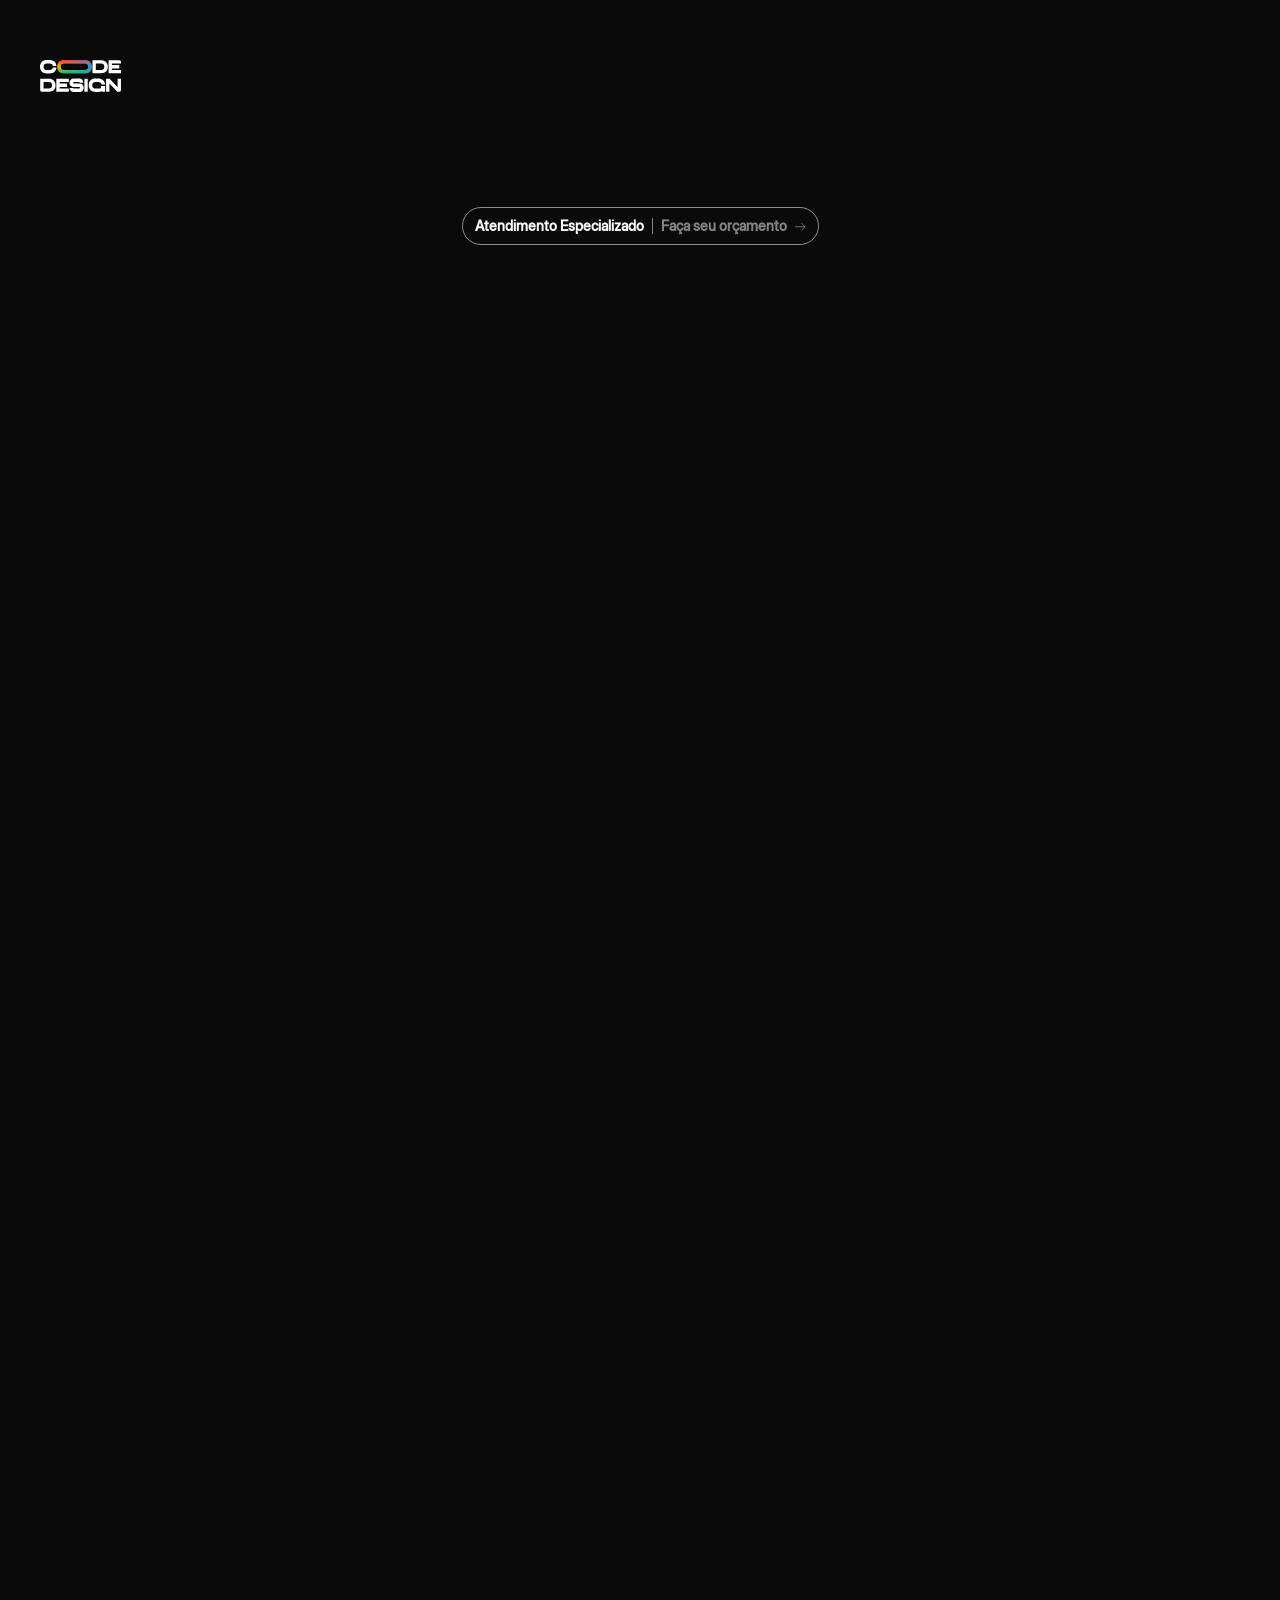
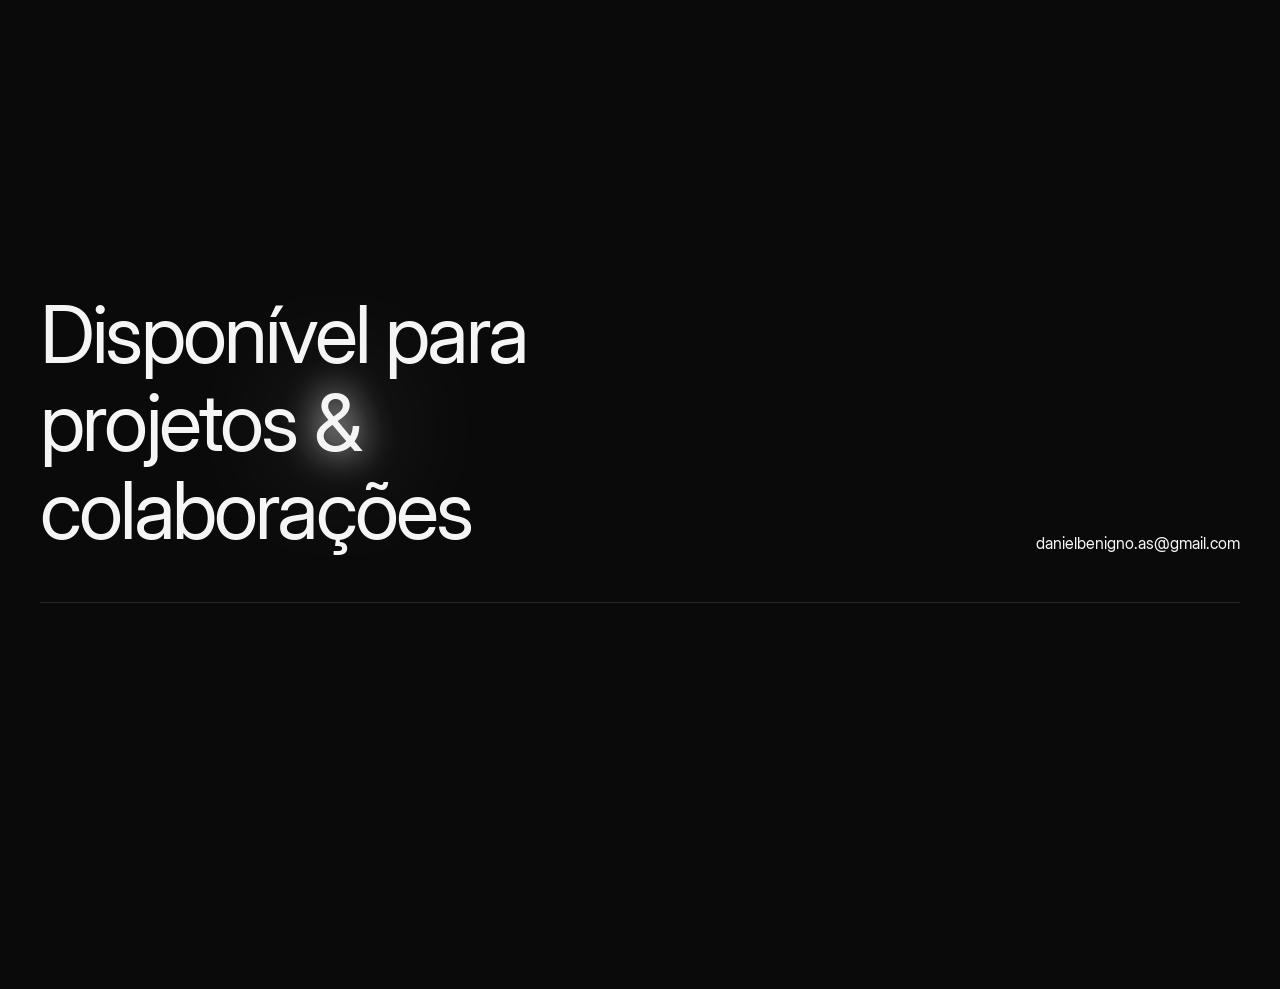
<file: pricing.html>
<!DOCTYPE html><!--  This site was created in Webflow. https://webflow.com  --><!--  Last Published: Sat Mar 14 2026 17:04:41 GMT+0000 (Coordinated Universal Time)  -->
<html data-wf-page="69860033d70e27b4fee41fa4" data-wf-site="696d16bdbfe82777b9c3d969">
<head>
  <meta charset="utf-8">
  <title>Pricing</title>
  <meta content="Showcase your creative work with Eclipsis, a minimalist portfolio template built for designers who value clarity, balance, and effortless presentation." name="description">
  <meta content="Pricing" property="og:title">
  <meta content="Showcase your creative work with Eclipsis, a minimalist portfolio template built for designers who value clarity, balance, and effortless presentation." property="og:description">
  <meta content="Pricing" property="twitter:title">
  <meta content="Showcase your creative work with Eclipsis, a minimalist portfolio template built for designers who value clarity, balance, and effortless presentation." property="twitter:description">
  <meta property="og:type" content="website">
  <meta content="summary_large_image" name="twitter:card">
  <meta content="width=device-width, initial-scale=1" name="viewport">
  <meta content="Webflow" name="generator">
  <link href="css/normalize.css" rel="stylesheet" type="text/css">
  <link href="css/webflow.css" rel="stylesheet" type="text/css">
  <link href="css/daniels-marvelous-site-117008.webflow.css" rel="stylesheet" type="text/css">
  <style>html.w-mod-js:not(.w-mod-ix3) :is([data-load-text], .nav_logo, .nav_menu_text, .nav_cta) {visibility: hidden !important;}</style>
  <script type="text/javascript">!function(o,c){var n=c.documentElement,t=" w-mod-";n.className+=t+"js",("ontouchstart"in o||o.DocumentTouch&&c instanceof DocumentTouch)&&(n.className+=t+"touch")}(window,document);</script>
  <link href="images/favicon.jpg" rel="shortcut icon" type="image/x-icon">
  <link href="images/webclip.jpg" rel="apple-touch-icon">
  <meta name="robots" content="noindex">
</head>
<body>
  <div class="page-wrapper">
    <div class="global-styles w-embed">
      <style>
/* Make text look crisper and more legible in all browsers */
body {
  -webkit-font-smoothing: antialiased;
  -moz-osx-font-smoothing: grayscale;
  font-smoothing: antialiased;
  text-rendering: optimizeLegibility;
}
/* Focus state style for keyboard navigation for the focusable elements */
*[tabindex]:focus-visible,
  input[type="file"]:focus-visible {
   outline: 0.125rem solid #4d65ff;
   outline-offset: 0.125rem;
}
/* Set color style to inherit */
.inherit-color * {
    color: inherit;
}
/* Get rid of top margin on first element in any rich text element */
.w-richtext > :not(div):first-child, .w-richtext > div:first-child > :first-child {
  margin-top: 0 !important;
}
/* Get rid of bottom margin on last element in any rich text element */
.w-richtext>:last-child, .w-richtext ol li:last-child, .w-richtext ul li:last-child {
	margin-bottom: 0 !important;
}
/* Make sure containers never lose their center alignment */
.container-medium,.container-small, .container-large {
	margin-right: auto !important;
  margin-left: auto !important;
}
/* 
Make the following elements inherit typography styles from the parent and not have hardcoded values. 
Important: You will not be able to style for example "All Links" in Designer with this CSS applied.
Uncomment this CSS to use it in the project. Leave this message for future hand-off.
*/
/*
a,
.w-input,
.w-select,
.w-tab-link,
.w-nav-link,
.w-dropdown-btn,
.w-dropdown-toggle,
.w-dropdown-link {
  color: inherit;
  text-decoration: inherit;
  font-size: inherit;
}
*/
/* Apply "..." after 3 lines of text */
.text-style-3lines {
	display: -webkit-box;
	overflow: hidden;
	-webkit-line-clamp: 3;
	-webkit-box-orient: vertical;
}
/* Apply "..." after 2 lines of text */
.text-style-2lines {
	display: -webkit-box;
	overflow: hidden;
	-webkit-line-clamp: 2;
	-webkit-box-orient: vertical;
}
/* These classes are never overwritten */
.hide {
  display: none !important;
}
@media screen and (max-width: 991px) {
    .hide, .hide-tablet {
        display: none !important;
    }
}
  @media screen and (max-width: 767px) {
    .hide-mobile-landscape{
      display: none !important;
    }
}
  @media screen and (max-width: 479px) {
    .hide-mobile{
      display: none !important;
    }
    .home-hero_title .float-right{float:none;}
}
.margin-0 {
  margin: 0rem !important;
}
.padding-0 {
  padding: 0rem !important;
}
.spacing-clean {
padding: 0rem !important;
margin: 0rem !important;
}
.margin-top {
  margin-right: 0rem !important;
  margin-bottom: 0rem !important;
  margin-left: 0rem !important;
}
.padding-top {
  padding-right: 0rem !important;
  padding-bottom: 0rem !important;
  padding-left: 0rem !important;
}
.margin-right {
  margin-top: 0rem !important;
  margin-bottom: 0rem !important;
  margin-left: 0rem !important;
}
.padding-right {
  padding-top: 0rem !important;
  padding-bottom: 0rem !important;
  padding-left: 0rem !important;
}
.margin-bottom {
  margin-top: 0rem !important;
  margin-right: 0rem !important;
  margin-left: 0rem !important;
}
.padding-bottom {
  padding-top: 0rem !important;
  padding-right: 0rem !important;
  padding-left: 0rem !important;
}
.margin-left {
  margin-top: 0rem !important;
  margin-right: 0rem !important;
  margin-bottom: 0rem !important;
}
.padding-left {
  padding-top: 0rem !important;
  padding-right: 0rem !important;
  padding-bottom: 0rem !important;
}
.margin-horizontal {
  margin-top: 0rem !important;
  margin-bottom: 0rem !important;
}
.padding-horizontal {
  padding-top: 0rem !important;
  padding-bottom: 0rem !important;
}
.margin-vertical {
  margin-right: 0rem !important;
  margin-left: 0rem !important;
}
.padding-vertical {
  padding-right: 0rem !important;
  padding-left: 0rem !important;
}
/* Custom CSS */
.wf-control {opacity:0;}
h1,h2,h3,h4,h5,h6{font-weight:400;}
.menu_button-mobile svg path{fill:currentColor;}
.navbar_projects-link:has(.w--current) {
  color:var(--_theme-colors---text--primary);
}
/* Project Marquee Animation*/
.projects_marquee-list {
  animation: marquee 40s linear infinite;
  animation-delay: 0.2s;
}
.projects_marquee:hover .projects_marquee-list {
  animation-play-state: paused;
}
@keyframes marquee {
  from {
    transform: translateX(0);
  }
  to {
    transform: translateX(-100%);
  }
}
/* Project Marquee Animation*/
.faq:first-child{padding-top:0; border:none;}
@media (max-width: 992px) {
	.menu_button-mobile{display:flex!important;}
  .menu_button-mobile.w--open .menu_button-icon{display:none;}
  .menu_button-mobile.w--open .menu_button-icon.is-close{display:block;}
}
</style>
    </div>
    <div data-animation="default" data-collapse="medium" data-duration="400" data-easing="ease" data-easing2="ease" data-doc-height="1" role="banner" class="nav w-nav">
      <div class="nav_component">
        <div class="padding-global">
          <div class="nav_container">
            <a href="index.html" class="nav_brand w-nav-brand"><img src="images/Logo.svg" loading="lazy" width="81" alt=""></a>
            <nav role="navigation" class="nav_menu-wrap w-nav-menu">
              <div class="nav_menu-content">
                <div class="nav_menu">
                  <a href="index.html" class="nav_menu_text w-nav-link">Home</a>
                  <a href="projetos.html" class="nav_menu_text w-nav-link">Projetos</a>
                  <a href="pricing.html" aria-current="page" class="nav_menu_text w-nav-link w--current">Pacotes mensais</a>
                </div>
                <div class="nav_cta-mobile">
                  <div class="nav_menu-social">
                    <a data-load-text="" href="https://www.linkedin.com/" target="_blank" class="social_link">LinkedIn</a>
                  </div>
                  <a href="#" class="footer_contact-email"><span data-load-text="">Danielbenigno.as@gmail.com</span></a>
                </div>
              </div>
            </nav>
            <div class="overflow-hidden">
              <div class="nav_cta">
                <a data-w-id="19a55963-a69b-4345-a3b6-fef10cc48aab" href="https://wa.me/5573981904957?text=Ol%C3%A1%2C%20tudo%20bom%3F%20Gostaria%20de%20saber%20mais%20sobre%20seus%20servi%C3%A7os" target="_blank" class="button w-inline-block"><span class="text-size-sm">Whatsapp</span>
                  <div class="button_icon"><svg xmlns="http://www.w3.org/2000/svg" width="100%" viewbox="0 0 11 9" fill="none" class="icon-1x1-sm-minus">
                      <path d="M5.76953 8.91406L5.00391 8.14844L6.44629 6.71289C6.7334 6.42578 7.03418 6.13411 7.34863 5.83789C7.66309 5.53711 7.9707 5.24772 8.27148 4.96973C8.06185 4.97884 7.85221 4.98796 7.64258 4.99707C7.43294 5.00163 7.22331 5.00391 7.01367 5.00391H0V3.91016H7.01367C7.22331 3.91016 7.43294 3.91471 7.64258 3.92383C7.85221 3.92839 8.06185 3.93522 8.27148 3.94434C7.9707 3.66634 7.66309 3.37923 7.34863 3.08301C7.03418 2.78223 6.7334 2.48828 6.44629 2.20117L5.00391 0.765625L5.76953 0L10.2266 4.45703L5.76953 8.91406Z" fill="currentColor"></path>
                    </svg><svg xmlns="http://www.w3.org/2000/svg" width="100%" viewbox="0 0 11 9" fill="none" class="icon-1x1-sm-minus">
                      <path d="M5.76953 8.91406L5.00391 8.14844L6.44629 6.71289C6.7334 6.42578 7.03418 6.13411 7.34863 5.83789C7.66309 5.53711 7.9707 5.24772 8.27148 4.96973C8.06185 4.97884 7.85221 4.98796 7.64258 4.99707C7.43294 5.00163 7.22331 5.00391 7.01367 5.00391H0V3.91016H7.01367C7.22331 3.91016 7.43294 3.91471 7.64258 3.92383C7.85221 3.92839 8.06185 3.93522 8.27148 3.94434C7.9707 3.66634 7.66309 3.37923 7.34863 3.08301C7.03418 2.78223 6.7334 2.48828 6.44629 2.20117L5.00391 0.765625L5.76953 0L10.2266 4.45703L5.76953 8.91406Z" fill="currentColor"></path>
                    </svg></div>
                </a>
              </div>
            </div>
            <div class="menu_button-mobile w-nav-button"><svg data-w-id="161a934a-7f4c-e2c4-fb4d-adb0cd07892f" xmlns="http://www.w3.org/2000/svg" width="100%" viewbox="0 0 24 24" fill="none" class="menu_button-icon">
                <path fill-rule="evenodd" clip-rule="evenodd" d="M3 6.75C3 6.33579 3.33579 6 3.75 6H20.25C20.6642 6 21 6.33579 21 6.75C21 7.16421 20.6642 7.5 20.25 7.5H3.75C3.33579 7.5 3 7.16421 3 6.75ZM3 12C3 11.5858 3.33579 11.25 3.75 11.25H20.25C20.6642 11.25 21 11.5858 21 12C21 12.4142 20.6642 12.75 20.25 12.75H3.75C3.33579 12.75 3 12.4142 3 12ZM11.25 17.25C11.25 16.8358 11.5858 16.5 12 16.5H20.25C20.6642 16.5 21 16.8358 21 17.25C21 17.6642 20.6642 18 20.25 18H12C11.5858 18 11.25 17.6642 11.25 17.25Z" fill="currentColor"></path>
              </svg><svg xmlns="http://www.w3.org/2000/svg" width="100%" viewbox="0 0 24 24" fill="none" class="menu_button-icon is-close">
                <path d="M20.25 3.75L3.75 20.25" stroke="currentColor" stroke-width="2" stroke-linejoin="round"></path>
                <path d="M20.25 20.25L3.75 3.75" stroke="currentColor" stroke-width="2" stroke-linejoin="round"></path>
              </svg></div>
          </div>
        </div>
      </div>
    </div>
    <main class="main-wrapper">
      <div class="home-project_list">
        <div class="hero-wrapper">
          <div class="hero-component">
            <a href="https://wa.me/5573981904957?text=Ol%C3%A1%2C%20tudo%20bom%3F%20Gostaria%20de%20saber%20mais%20sobre%20seus%20servi%C3%A7os" class="read-more-tag w-inline-block">
              <div class="text-size-small text-weight-bold">Atendimento Especializado</div>
              <div class="vertical-line-tag"></div>
              <div class="read-more-button">
                <div class="opacity-50">
                  <div class="text-size-small text-weight-bold">Faça seu orçamento</div>
                </div><img loading="lazy" src="images/Read-More-Arrow.svg" alt="Arrow" class="arrow">
              </div>
            </a>
            <div data-w-id="7dbb3350-e315-adc1-03ac-cb1c28ec0786" style="opacity:0" class="max-width-70ch">
              <h1 class="heading-style-h1">Confira nossos 3 principais pacotes</h1>
            </div>
          </div>
          <div data-w-id="7dbb3350-e315-adc1-03ac-cb1c28ec0789" style="opacity:0" class="pricing-grid-wrapper">
            <div class="pricing-grid">
              <div class="price-card">
                <div class="price-card-content">
                  <div class="price-icon"><img loading="lazy" src="images/Price-Icon.avif" alt="Icon" class="contain"></div>
                  <div class="price-card-heading">
                    <div class="price">
                      <div class="heading-3 text-weight-bold">R$3500</div>
                      <div class="margin-bottom-05">
                        <div class="text-size-large">/por mês</div>
                      </div>
                    </div>
                    <div class="product-title">
                      <div class="heading-6 text-weight-medium-2">Limited</div>
                    </div>
                  </div>
                  <div class="price-features-wrap">
                    <div class="opacity-80">
                      <div class="text-size-small text-weight-medium-2">Para apenas 1 empresa</div>
                    </div>
                    <div class="price-features">
                      <div class="price-check-list">
                        <div class="price-check-item">
                          <div class="price-check-icon"><img width="13.996087074279785" height="12.25517749786377" alt="Check Icon" src="images/Check-Icon.svg" loading="lazy" class="price-check"></div>
                          <div class="text-size-medium">14 posts</div>
                        </div>
                        <div class="price-check-item">
                          <div class="price-check-icon"><img width="13.996087074279785" height="12.25517749786377" alt="Check Icon" src="images/Check-Icon.svg" loading="lazy" class="price-check"></div>
                          <div class="text-size-medium">4 edições</div>
                        </div>
                        <div class="price-check-item">
                          <div class="price-check-icon"><img width="13.996087074279785" height="12.25517749786377" alt="Check Icon" src="images/Check-Icon.svg" loading="lazy" class="price-check"></div>
                          <div class="text-size-medium">1 landing page</div>
                        </div>
                        <div class="price-check-item">
                          <div class="price-check-icon"><img width="13.996087074279785" height="12.25517749786377" alt="Check Icon" src="images/Check-Icon.svg" loading="lazy" class="price-check"></div>
                          <div class="text-size-medium">Manutenção</div>
                        </div>
                        <div class="price-check-item">
                          <div class="price-check-icon"><img width="13.996087074279785" height="12.25517749786377" alt="Check Icon" src="images/Check-Icon.svg" loading="lazy" class="price-check"></div>
                          <div class="text-size-medium">GMN</div>
                        </div>
                        <div class="price-check-item">
                          <div class="price-check-icon"><img width="13.996087074279785" height="12.25517749786377" alt="Check Icon" src="images/Check-Icon.svg" loading="lazy" class="price-check"></div>
                          <div class="text-size-medium">1 identidade + Brand</div>
                        </div>
                        <div class="price-check-item">
                          <div class="price-check-icon"><img width="13.996087074279785" height="12.25517749786377" alt="Check Icon" src="images/Check-Icon.svg" loading="lazy" class="price-check"></div>
                          <div class="text-size-medium">Gestão de trafego básica</div>
                        </div>
                      </div>
                    </div>
                  </div>
                </div>
              </div>
              <div class="price-card dark-grey">
                <div class="price-card-content">
                  <div class="price-icon"><img loading="lazy" src="images/Price-Icon.avif" alt="Icon" class="contain"></div>
                  <div class="price-card-heading">
                    <div class="price">
                      <div class="heading-3 text-weight-bold">R$7500</div>
                      <div class="margin-bottom-05">
                        <div class="text-size-large">/por mês</div>
                      </div>
                    </div>
                    <div class="product-title">
                      <div class="heading-6 text-weight-medium-2">Holding</div>
                    </div>
                  </div>
                  <div class="price-features-wrap">
                    <div class="opacity-80">
                      <div class="text-size-small text-weight-medium-2">Pode incuir 3 empresas</div>
                    </div>
                    <div class="price-features">
                      <div class="price-check-list">
                        <div class="price-check-item">
                          <div class="price-check-icon"><img width="13.996087074279785" height="12.25517749786377" alt="Check Icon" src="images/Check-Icon.svg" loading="lazy" class="price-check"></div>
                          <div class="text-size-medium">Post&#x27;s ilimitados</div>
                        </div>
                        <div class="price-check-item">
                          <div class="price-check-icon"><img width="13.996087074279785" height="12.25517749786377" alt="Check Icon" src="images/Check-Icon.svg" loading="lazy" class="price-check"></div>
                          <div class="text-size-medium">Edições ilimitadas</div>
                        </div>
                        <div class="price-check-item">
                          <div class="price-check-icon"><img width="13.996087074279785" height="12.25517749786377" alt="Check Icon" src="images/Check-Icon.svg" loading="lazy" class="price-check"></div>
                          <div class="text-size-medium">3 Landing pages a cada 6 meses</div>
                        </div>
                        <div class="price-check-item">
                          <div class="price-check-icon"><img width="13.996087074279785" height="12.25517749786377" alt="Check Icon" src="images/Check-Icon.svg" loading="lazy" class="price-check"></div>
                          <div class="text-size-medium">Manutenção frontend</div>
                        </div>
                        <div class="price-check-item">
                          <div class="price-check-icon"><img width="13.996087074279785" height="12.25517749786377" alt="Check Icon" src="images/Check-Icon.svg" loading="lazy" class="price-check"></div>
                          <div class="text-size-medium">GMN</div>
                        </div>
                        <div class="price-check-item">
                          <div class="price-check-icon"><img width="13.996087074279785" height="12.25517749786377" alt="Check Icon" src="images/Check-Icon.svg" loading="lazy" class="price-check"></div>
                          <div class="text-size-medium">Identidade + Brand ilimitados</div>
                        </div>
                        <div class="price-check-item">
                          <div class="price-check-icon"><img width="13.996087074279785" height="12.25517749786377" alt="Check Icon" src="images/Check-Icon.svg" loading="lazy" class="price-check"></div>
                          <div class="text-size-medium">Criação e gestão de marcas</div>
                        </div>
                        <div class="price-check-item">
                          <div class="price-check-icon"><img width="13.996087074279785" height="12.25517749786377" alt="Check Icon" src="images/Check-Icon.svg" loading="lazy" class="price-check"></div>
                          <div class="text-size-medium">Gestão de trafego intermediária</div>
                        </div>
                      </div>
                    </div>
                  </div>
                </div>
              </div>
              <div class="price-card">
                <div class="price-card-content">
                  <div class="price-icon"><img loading="lazy" src="images/Price-Icon.avif" alt="Icon" class="contain"></div>
                  <div class="price-card-heading">
                    <div class="price">
                      <div class="heading-3 text-weight-bold">R$15000</div>
                      <div class="margin-bottom-05">
                        <div class="text-size-large">/por mês</div>
                      </div>
                    </div>
                    <div class="product-title">
                      <div class="heading-6 text-weight-medium-2">Nacional Business</div>
                    </div>
                  </div>
                  <div class="price-features-wrap">
                    <div class="opacity-80">
                      <div class="text-size-small text-weight-medium-2">Pode incluir até 7 empresas</div>
                    </div>
                    <div class="price-features">
                      <div class="price-check-list">
                        <div class="price-check-item">
                          <div class="price-check-icon"><img width="13.996087074279785" height="12.25517749786377" alt="Check Icon" src="images/Check-Icon.svg" loading="lazy" class="price-check"></div>
                          <div class="text-size-medium">Post&#x27;s ilimitados</div>
                        </div>
                        <div class="price-check-item">
                          <div class="price-check-icon"><img width="13.996087074279785" height="12.25517749786377" alt="Check Icon" src="images/Check-Icon.svg" loading="lazy" class="price-check"></div>
                          <div class="text-size-medium">edições ilimitadas</div>
                        </div>
                        <div class="price-check-item">
                          <div class="price-check-icon"><img width="13.996087074279785" height="12.25517749786377" alt="Check Icon" src="images/Check-Icon.svg" loading="lazy" class="price-check"></div>
                          <div class="text-size-medium">landing pages ilimitadas</div>
                        </div>
                        <div class="price-check-item">
                          <div class="price-check-icon"><img width="13.996087074279785" height="12.25517749786377" alt="Check Icon" src="images/Check-Icon.svg" loading="lazy" class="price-check"></div>
                          <div class="text-size-medium">Institucional incluso (webflow)</div>
                        </div>
                        <div class="price-check-item">
                          <div class="price-check-icon"><img width="13.996087074279785" height="12.25517749786377" alt="Check Icon" src="images/Check-Icon.svg" loading="lazy" class="price-check"></div>
                          <div class="text-size-medium">Soluções de TI</div>
                        </div>
                        <div class="price-check-item">
                          <div class="price-check-icon"><img width="13.996087074279785" height="12.25517749786377" alt="Check Icon" src="images/Check-Icon.svg" loading="lazy" class="price-check"></div>
                          <div class="text-size-medium">Automações</div>
                        </div>
                        <div class="price-check-item">
                          <div class="price-check-icon"><img width="13.996087074279785" height="12.25517749786377" alt="Check Icon" src="images/Check-Icon.svg" loading="lazy" class="price-check"></div>
                          <div class="text-size-medium">Manutençao font end</div>
                        </div>
                        <div class="price-check-item">
                          <div class="price-check-icon"><img width="13.996087074279785" height="12.25517749786377" alt="Check Icon" src="images/Check-Icon.svg" loading="lazy" class="price-check"></div>
                          <div class="text-size-medium">Manutenção back end</div>
                        </div>
                        <div class="price-check-item">
                          <div class="price-check-icon"><img width="13.996087074279785" height="12.25517749786377" alt="Check Icon" src="images/Check-Icon.svg" loading="lazy" class="price-check"></div>
                          <div class="text-size-medium">Gestão do google completa</div>
                        </div>
                        <div class="price-check-item">
                          <div class="price-check-icon"><img width="13.996087074279785" height="12.25517749786377" alt="Check Icon" src="images/Check-Icon.svg" loading="lazy" class="price-check"></div>
                          <div class="text-size-medium">Gestão de tráfego para até 6 empresas</div>
                        </div>
                        <div class="price-check-item">
                          <div class="price-check-icon"><img width="13.996087074279785" height="12.25517749786377" alt="Check Icon" src="images/Check-Icon.svg" loading="lazy" class="price-check"></div>
                          <div class="text-size-medium">Analise de mercado</div>
                        </div>
                        <div class="price-check-item">
                          <div class="price-check-icon"><img width="13.996087074279785" height="12.25517749786377" alt="Check Icon" src="images/Check-Icon.svg" loading="lazy" class="price-check"></div>
                          <div class="text-size-medium">Suporte full exceto apenas em feriados.</div>
                        </div>
                      </div>
                    </div>
                  </div>
                </div>
              </div>
            </div>
            <a href="https://wa.me/5573981904957?text=Ol%C3%A1%2C%20tudo%20bom%3F%20Gostaria%20de%20saber%20mais%20sobre%20seus%20servi%C3%A7os" target="_blank" class="enterprise-banner w-inline-block">
              <div class="enterprise-content">
                <div class="price-icon black"><img loading="lazy" src="images/Price-Icon.avif" alt="Icon" class="contain"></div>
                <div class="heading-6 text-weight-bold">Personalize seu plano</div>
                <div class="enterprise-text">
                  <div class="text-weight-medium-2">Contrate apenas o que for ideal para a sua empresa</div>
                </div>
              </div>
              <div class="price-button enterprise primary-button-2">
                <div class="text-size-small text-weight-bold">Solicitar plano personalizado</div>
              </div>
            </a>
          </div>
        </div>
      </div>
    </main>
    <footer class="footer">
      <div class="padding-global">
        <div class="container-large">
          <div class="footer_component">
            <div class="footer_content">
              <div class="footer_title">
                <h2 class="heading-style-h2">Disponível para projetos <span class="text-light">&amp;</span> colaborações</h2>
              </div>
              <div class="footer_contact">
                <div class="max-width-xsmall">
                  <p data-load-text="" class="text-size-md">Seja projeto de site, marca, social, ou video, estou aqui a seu dispor.</p>
                </div>
                <a href="mailto:Danielbenigno.as@gmail.com" class="footer_contact-email">danielbenigno.as@gmail.com</a>
              </div>
            </div>
            <div class="footer_links">
              <div class="footer_legal-links">
                <div class="footer_brand">
                  <div data-load-text=""><img src="images/Logo.svg" loading="lazy" alt=""></div>
                </div>
              </div>
              <div class="footer_copyright"><span data-load-text="" class="text-size-sm">© 2026 All rights reserved.</span><span data-load-text="" class="text-size-sm">Obrigado por ler até aqui.</span></div>
            </div>
          </div>
        </div>
      </div>
    </footer>
  </div>
  <script src="https://d3e54v103j8qbb.cloudfront.net/js/jquery-3.5.1.min.dc5e7f18c8.js?site=696d16bdbfe82777b9c3d969" type="text/javascript" integrity="sha256-9/aliU8dGd2tb6OSsuzixeV4y/faTqgFtohetphbbj0=" crossorigin="anonymous"></script>
  <script src="js/webflow.js" type="text/javascript"></script>
  <script src="https://cdn.prod.website-files.com/gsap/3.14.2/gsap.min.js" type="text/javascript"></script>
  <script src="https://cdn.prod.website-files.com/gsap/3.14.2/SplitText.min.js" type="text/javascript"></script>
  <script src="https://cdn.prod.website-files.com/gsap/3.14.2/ScrollTrigger.min.js" type="text/javascript"></script>
</body>
</html>
</file>
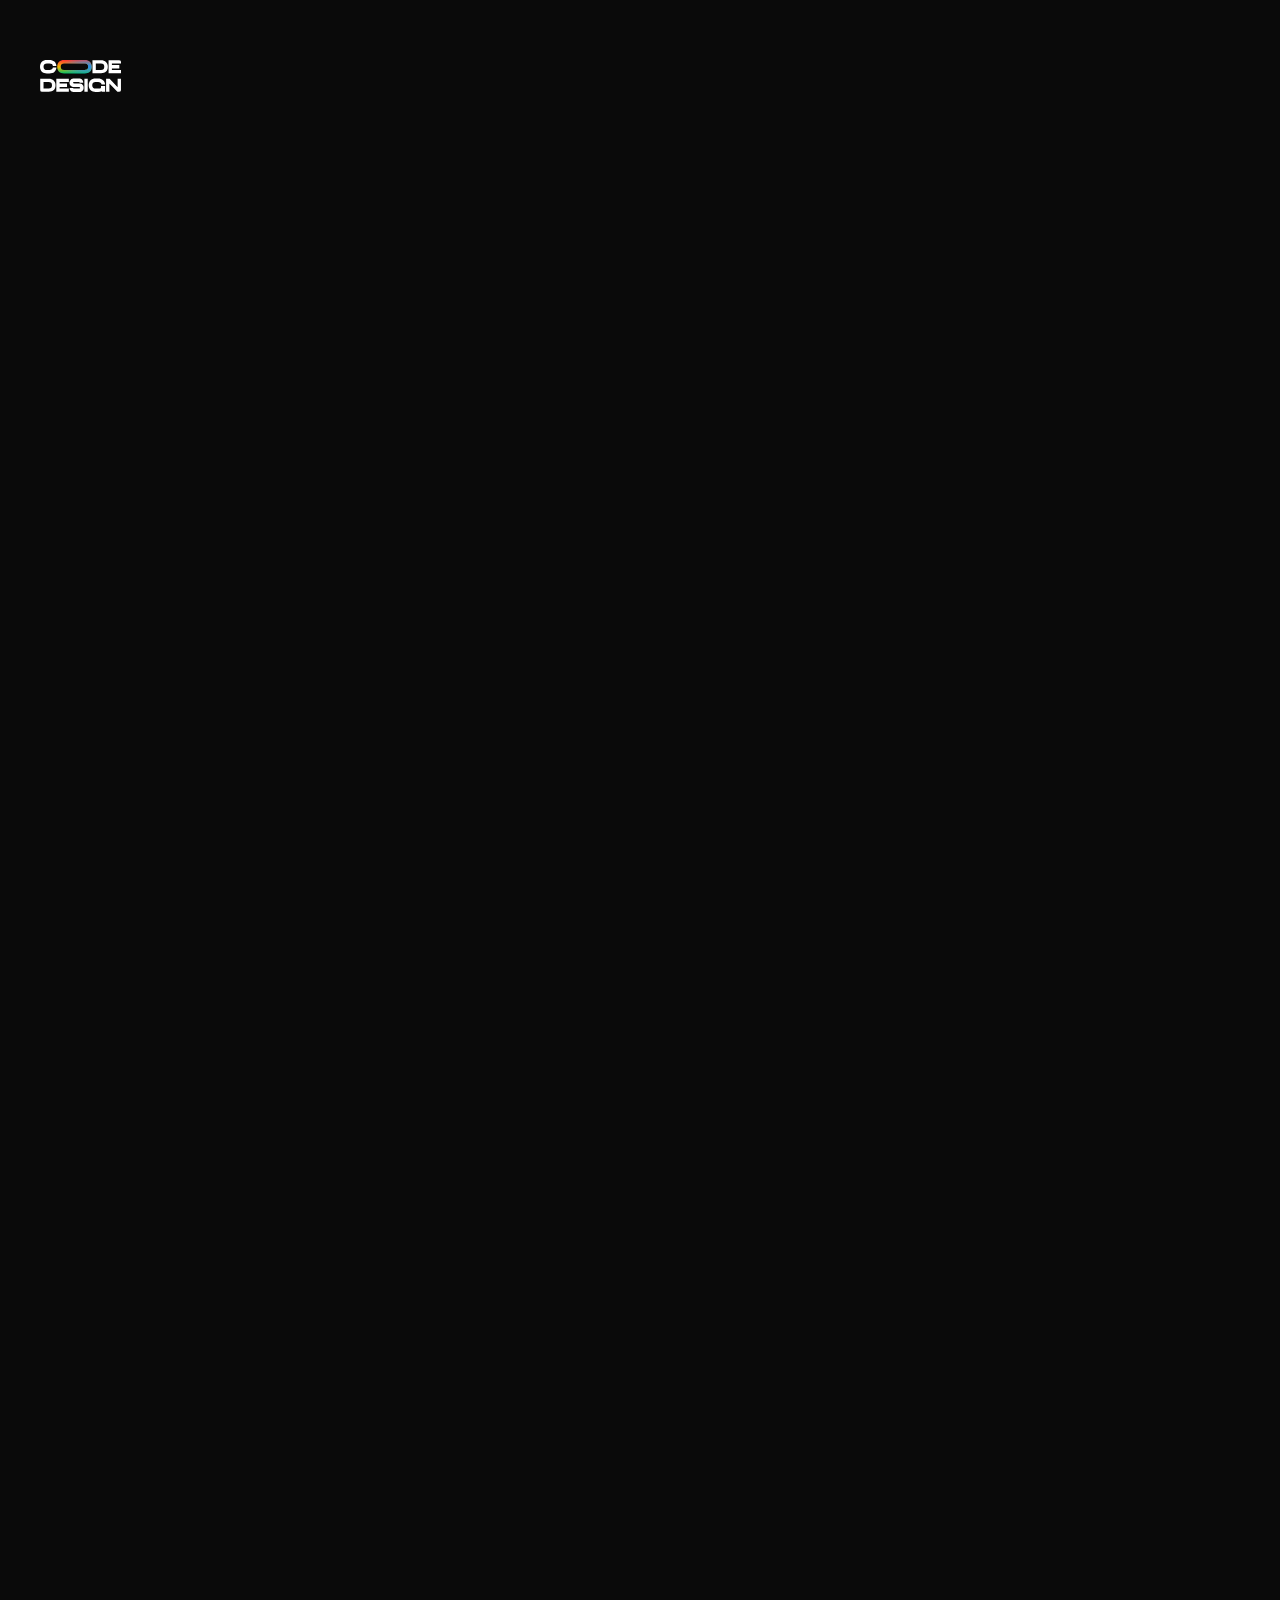
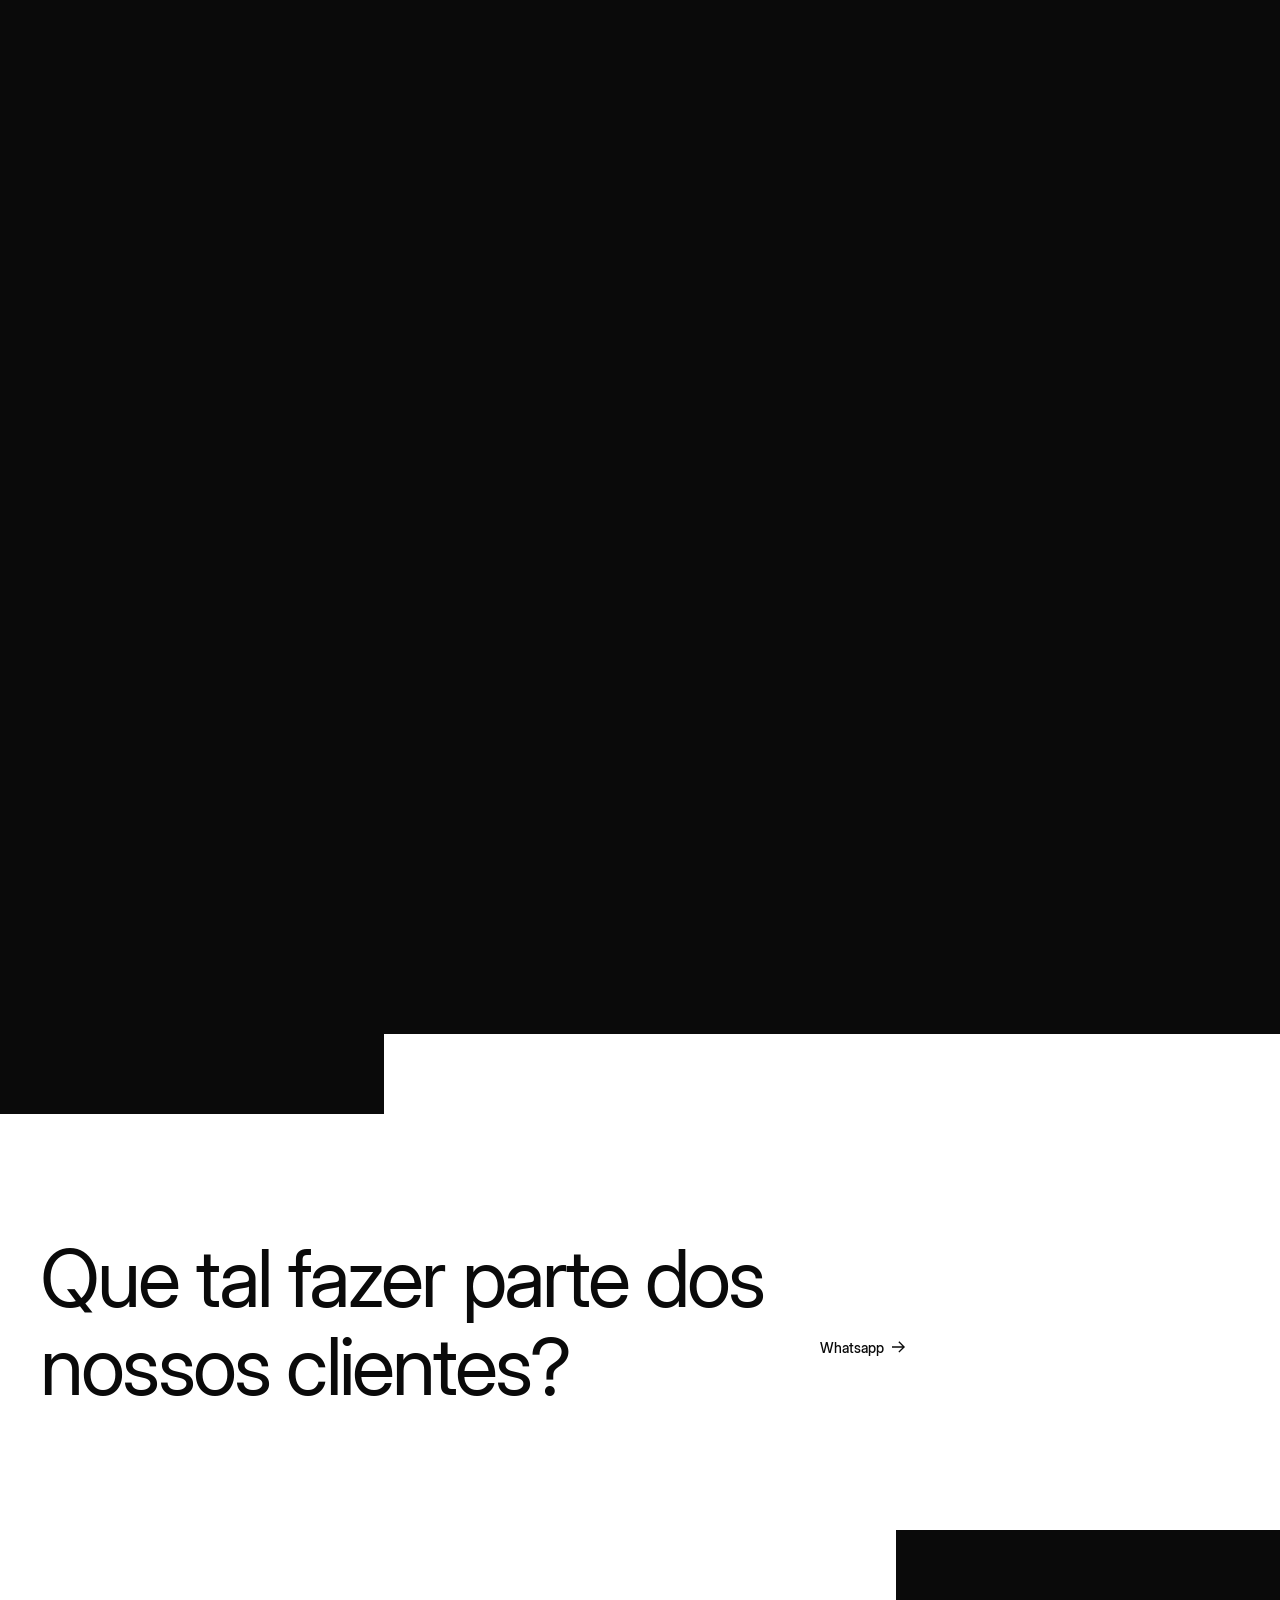
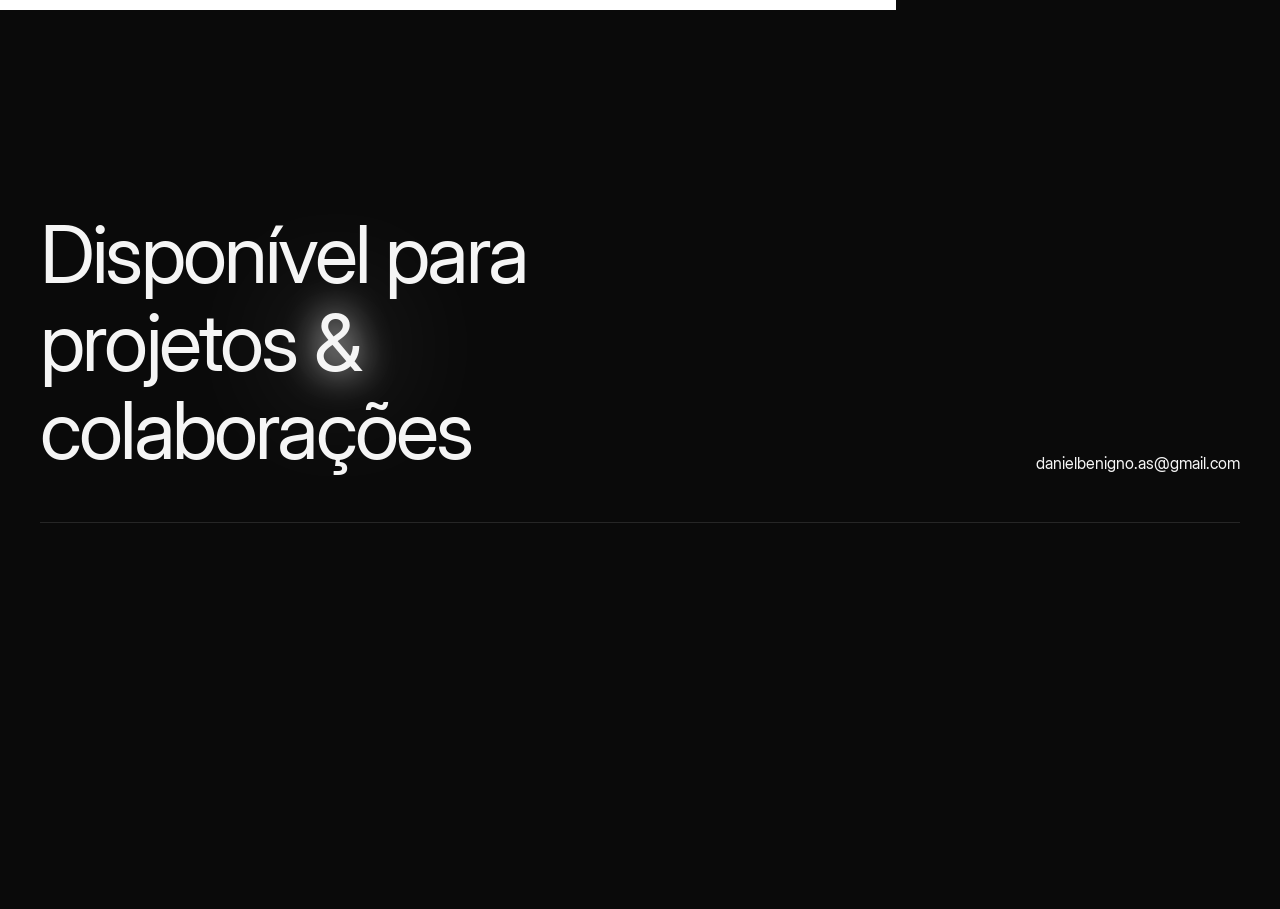
<file: projetos.html>
<!DOCTYPE html><!--  This site was created in Webflow. https://webflow.com  --><!--  Last Published: Sat Mar 14 2026 17:04:41 GMT+0000 (Coordinated Universal Time)  -->
<html data-wf-page="696d16bebfe82777b9c3d9cc" data-wf-site="696d16bdbfe82777b9c3d969">
<head>
  <meta charset="utf-8">
  <title>Case Study - Eclipsis - Webflow HTML website template</title>
  <meta content="Explore the creative process behind each project. See how thoughtful design, strategy, and visual storytelling bring ideas to life with purpose and clarity." name="description">
  <meta content="Case Study - Eclipsis - Webflow HTML website template" property="og:title">
  <meta content="Explore the creative process behind each project. See how thoughtful design, strategy, and visual storytelling bring ideas to life with purpose and clarity." property="og:description">
  <meta content="https://cdn.prod.website-files.com/6908d5132b96c33fb6525a5f/691f56795fa3168cb9c4fb8c_Eclipsis-Open-Graph.webp" property="og:image">
  <meta content="Case Study - Eclipsis - Webflow HTML website template" property="twitter:title">
  <meta content="Explore the creative process behind each project. See how thoughtful design, strategy, and visual storytelling bring ideas to life with purpose and clarity." property="twitter:description">
  <meta content="https://cdn.prod.website-files.com/6908d5132b96c33fb6525a5f/691f56795fa3168cb9c4fb8c_Eclipsis-Open-Graph.webp" property="twitter:image">
  <meta property="og:type" content="website">
  <meta content="summary_large_image" name="twitter:card">
  <meta content="width=device-width, initial-scale=1" name="viewport">
  <meta content="Webflow" name="generator">
  <link href="css/normalize.css" rel="stylesheet" type="text/css">
  <link href="css/webflow.css" rel="stylesheet" type="text/css">
  <link href="css/daniels-marvelous-site-117008.webflow.css" rel="stylesheet" type="text/css">
  <style>html.w-mod-js:not(.w-mod-ix3) :is([data-load-text], .nav_logo, .nav_menu_text, .nav_cta) {visibility: hidden !important;}</style>
  <script type="text/javascript">!function(o,c){var n=c.documentElement,t=" w-mod-";n.className+=t+"js",("ontouchstart"in o||o.DocumentTouch&&c instanceof DocumentTouch)&&(n.className+=t+"touch")}(window,document);</script>
  <link href="images/favicon.jpg" rel="shortcut icon" type="image/x-icon">
  <link href="images/webclip.jpg" rel="apple-touch-icon">
</head>
<body>
  <div class="page-wrapper">
    <div class="global-styles w-embed">
      <style>
/* Make text look crisper and more legible in all browsers */
body {
  -webkit-font-smoothing: antialiased;
  -moz-osx-font-smoothing: grayscale;
  font-smoothing: antialiased;
  text-rendering: optimizeLegibility;
}
/* Focus state style for keyboard navigation for the focusable elements */
*[tabindex]:focus-visible,
  input[type="file"]:focus-visible {
   outline: 0.125rem solid #4d65ff;
   outline-offset: 0.125rem;
}
/* Set color style to inherit */
.inherit-color * {
    color: inherit;
}
/* Get rid of top margin on first element in any rich text element */
.w-richtext > :not(div):first-child, .w-richtext > div:first-child > :first-child {
  margin-top: 0 !important;
}
/* Get rid of bottom margin on last element in any rich text element */
.w-richtext>:last-child, .w-richtext ol li:last-child, .w-richtext ul li:last-child {
	margin-bottom: 0 !important;
}
/* Make sure containers never lose their center alignment */
.container-medium,.container-small, .container-large {
	margin-right: auto !important;
  margin-left: auto !important;
}
/* 
Make the following elements inherit typography styles from the parent and not have hardcoded values. 
Important: You will not be able to style for example "All Links" in Designer with this CSS applied.
Uncomment this CSS to use it in the project. Leave this message for future hand-off.
*/
/*
a,
.w-input,
.w-select,
.w-tab-link,
.w-nav-link,
.w-dropdown-btn,
.w-dropdown-toggle,
.w-dropdown-link {
  color: inherit;
  text-decoration: inherit;
  font-size: inherit;
}
*/
/* Apply "..." after 3 lines of text */
.text-style-3lines {
	display: -webkit-box;
	overflow: hidden;
	-webkit-line-clamp: 3;
	-webkit-box-orient: vertical;
}
/* Apply "..." after 2 lines of text */
.text-style-2lines {
	display: -webkit-box;
	overflow: hidden;
	-webkit-line-clamp: 2;
	-webkit-box-orient: vertical;
}
/* These classes are never overwritten */
.hide {
  display: none !important;
}
@media screen and (max-width: 991px) {
    .hide, .hide-tablet {
        display: none !important;
    }
}
  @media screen and (max-width: 767px) {
    .hide-mobile-landscape{
      display: none !important;
    }
}
  @media screen and (max-width: 479px) {
    .hide-mobile{
      display: none !important;
    }
    .home-hero_title .float-right{float:none;}
}
.margin-0 {
  margin: 0rem !important;
}
.padding-0 {
  padding: 0rem !important;
}
.spacing-clean {
padding: 0rem !important;
margin: 0rem !important;
}
.margin-top {
  margin-right: 0rem !important;
  margin-bottom: 0rem !important;
  margin-left: 0rem !important;
}
.padding-top {
  padding-right: 0rem !important;
  padding-bottom: 0rem !important;
  padding-left: 0rem !important;
}
.margin-right {
  margin-top: 0rem !important;
  margin-bottom: 0rem !important;
  margin-left: 0rem !important;
}
.padding-right {
  padding-top: 0rem !important;
  padding-bottom: 0rem !important;
  padding-left: 0rem !important;
}
.margin-bottom {
  margin-top: 0rem !important;
  margin-right: 0rem !important;
  margin-left: 0rem !important;
}
.padding-bottom {
  padding-top: 0rem !important;
  padding-right: 0rem !important;
  padding-left: 0rem !important;
}
.margin-left {
  margin-top: 0rem !important;
  margin-right: 0rem !important;
  margin-bottom: 0rem !important;
}
.padding-left {
  padding-top: 0rem !important;
  padding-right: 0rem !important;
  padding-bottom: 0rem !important;
}
.margin-horizontal {
  margin-top: 0rem !important;
  margin-bottom: 0rem !important;
}
.padding-horizontal {
  padding-top: 0rem !important;
  padding-bottom: 0rem !important;
}
.margin-vertical {
  margin-right: 0rem !important;
  margin-left: 0rem !important;
}
.padding-vertical {
  padding-right: 0rem !important;
  padding-left: 0rem !important;
}
/* Custom CSS */
.wf-control {opacity:0;}
h1,h2,h3,h4,h5,h6{font-weight:400;}
.menu_button-mobile svg path{fill:currentColor;}
.navbar_projects-link:has(.w--current) {
  color:var(--_theme-colors---text--primary);
}
/* Project Marquee Animation*/
.projects_marquee-list {
  animation: marquee 40s linear infinite;
  animation-delay: 0.2s;
}
.projects_marquee:hover .projects_marquee-list {
  animation-play-state: paused;
}
@keyframes marquee {
  from {
    transform: translateX(0);
  }
  to {
    transform: translateX(-100%);
  }
}
/* Project Marquee Animation*/
.faq:first-child{padding-top:0; border:none;}
@media (max-width: 992px) {
	.menu_button-mobile{display:flex!important;}
  .menu_button-mobile.w--open .menu_button-icon{display:none;}
  .menu_button-mobile.w--open .menu_button-icon.is-close{display:block;}
}
</style>
    </div>
    <div data-animation="default" data-collapse="medium" data-duration="400" data-easing="ease" data-easing2="ease" data-doc-height="1" role="banner" class="nav w-nav">
      <div class="nav_component">
        <div class="padding-global">
          <div class="nav_container">
            <a href="index.html" class="nav_brand w-nav-brand"><img src="images/Logo.svg" loading="lazy" width="81" alt=""></a>
            <nav role="navigation" class="nav_menu-wrap w-nav-menu">
              <div class="nav_menu-content">
                <div class="nav_menu">
                  <a href="index.html" class="nav_menu_text w-nav-link">Home</a>
                  <a href="projetos.html" aria-current="page" class="nav_menu_text w-nav-link w--current">Projetos</a>
                  <a href="pricing.html" class="nav_menu_text w-nav-link">Pacotes mensais</a>
                </div>
                <div class="nav_cta-mobile">
                  <div class="nav_menu-social">
                    <a data-load-text="" href="https://www.linkedin.com/" target="_blank" class="social_link">LinkedIn</a>
                  </div>
                  <a href="#" class="footer_contact-email"><span data-load-text="">Danielbenigno.as@gmail.com</span></a>
                </div>
              </div>
            </nav>
            <div class="overflow-hidden">
              <div class="nav_cta">
                <a data-w-id="19a55963-a69b-4345-a3b6-fef10cc48aab" href="https://wa.me/5573981904957?text=Ol%C3%A1%2C%20tudo%20bom%3F%20Gostaria%20de%20saber%20mais%20sobre%20seus%20servi%C3%A7os" target="_blank" class="button w-inline-block"><span class="text-size-sm">Whatsapp</span>
                  <div class="button_icon"><svg xmlns="http://www.w3.org/2000/svg" width="100%" viewbox="0 0 11 9" fill="none" class="icon-1x1-sm-minus">
                      <path d="M5.76953 8.91406L5.00391 8.14844L6.44629 6.71289C6.7334 6.42578 7.03418 6.13411 7.34863 5.83789C7.66309 5.53711 7.9707 5.24772 8.27148 4.96973C8.06185 4.97884 7.85221 4.98796 7.64258 4.99707C7.43294 5.00163 7.22331 5.00391 7.01367 5.00391H0V3.91016H7.01367C7.22331 3.91016 7.43294 3.91471 7.64258 3.92383C7.85221 3.92839 8.06185 3.93522 8.27148 3.94434C7.9707 3.66634 7.66309 3.37923 7.34863 3.08301C7.03418 2.78223 6.7334 2.48828 6.44629 2.20117L5.00391 0.765625L5.76953 0L10.2266 4.45703L5.76953 8.91406Z" fill="currentColor"></path>
                    </svg><svg xmlns="http://www.w3.org/2000/svg" width="100%" viewbox="0 0 11 9" fill="none" class="icon-1x1-sm-minus">
                      <path d="M5.76953 8.91406L5.00391 8.14844L6.44629 6.71289C6.7334 6.42578 7.03418 6.13411 7.34863 5.83789C7.66309 5.53711 7.9707 5.24772 8.27148 4.96973C8.06185 4.97884 7.85221 4.98796 7.64258 4.99707C7.43294 5.00163 7.22331 5.00391 7.01367 5.00391H0V3.91016H7.01367C7.22331 3.91016 7.43294 3.91471 7.64258 3.92383C7.85221 3.92839 8.06185 3.93522 8.27148 3.94434C7.9707 3.66634 7.66309 3.37923 7.34863 3.08301C7.03418 2.78223 6.7334 2.48828 6.44629 2.20117L5.00391 0.765625L5.76953 0L10.2266 4.45703L5.76953 8.91406Z" fill="currentColor"></path>
                    </svg></div>
                </a>
              </div>
            </div>
            <div class="menu_button-mobile w-nav-button"><svg data-w-id="161a934a-7f4c-e2c4-fb4d-adb0cd07892f" xmlns="http://www.w3.org/2000/svg" width="100%" viewbox="0 0 24 24" fill="none" class="menu_button-icon">
                <path fill-rule="evenodd" clip-rule="evenodd" d="M3 6.75C3 6.33579 3.33579 6 3.75 6H20.25C20.6642 6 21 6.33579 21 6.75C21 7.16421 20.6642 7.5 20.25 7.5H3.75C3.33579 7.5 3 7.16421 3 6.75ZM3 12C3 11.5858 3.33579 11.25 3.75 11.25H20.25C20.6642 11.25 21 11.5858 21 12C21 12.4142 20.6642 12.75 20.25 12.75H3.75C3.33579 12.75 3 12.4142 3 12ZM11.25 17.25C11.25 16.8358 11.5858 16.5 12 16.5H20.25C20.6642 16.5 21 16.8358 21 17.25C21 17.6642 20.6642 18 20.25 18H12C11.5858 18 11.25 17.6642 11.25 17.25Z" fill="currentColor"></path>
              </svg><svg xmlns="http://www.w3.org/2000/svg" width="100%" viewbox="0 0 24 24" fill="none" class="menu_button-icon is-close">
                <path d="M20.25 3.75L3.75 20.25" stroke="currentColor" stroke-width="2" stroke-linejoin="round"></path>
                <path d="M20.25 20.25L3.75 3.75" stroke="currentColor" stroke-width="2" stroke-linejoin="round"></path>
              </svg></div>
          </div>
        </div>
      </div>
    </div>
    <main class="main-wrapper">
      <header class="section_projects-hero">
        <div class="padding-global">
          <div class="container-large">
            <div class="projects-hero_component">
              <h1 data-w-id="551f1da4-0c5b-8806-af72-6f46b926ca9e" style="opacity:0" class="heading-style-h1">Projetos Recentes</h1>
              <div class="max-width-small">
                <p data-load-text="" class="text-size-md">Experiência comprovada em diversos nichos e trabalhos diferentes.</p>
              </div>
            </div>
          </div>
        </div>
      </header>
      <section class="section_projects-showcase">
        <div class="padding-global">
          <div class="container-large">
            <div class="projects-showcase_component">
              <h2 data-load-text="" class="text-size-sm letter-spacing-normal">Projects</h2>
              <div class="projects-showcase_grid">
                <div data-w-id="087f437f-c4e5-c530-5713-5f279e7c7a0a" style="opacity:0" class="slider_item-showcase">
                  <div class="project_showcase-card">
                    <a href="projects/promessas.html" class="project_item-link w-inline-block">
                      <div class="project_item-visual"><img src="images/Projeto-promessas-7.avif" loading="lazy" width="668" height="501" alt="" sizes="(max-width: 767px) 100vw, 668px" srcset="images/Projeto-promessas-7-p-500.avif 500w, images/Projeto-promessas-7-p-800.avif 800w, images/Projeto-promessas-7-p-1080.avif 1080w, images/Projeto-promessas-7.avif 1350w" class="full-image"></div>
                      <div class="corners_wrap">
                        <div class="corner_block is-top-left"><svg xmlns="http://www.w3.org/2000/svg" width="100%" viewbox="0 0 41 41" fill="none">
                            <path d="M40.5 0.5H2.5C1.39543 0.5 0.5 1.39543 0.5 2.5V40.5" stroke="currentColor"></path>
                          </svg></div>
                        <div class="corner_block is-top-right"><svg xmlns="http://www.w3.org/2000/svg" width="100%" viewbox="0 0 41 41" fill="none">
                            <path d="M0 0.5H38C39.1046 0.5 40 1.39543 40 2.5V40.5" stroke="currentColor"></path>
                          </svg></div>
                        <div class="corner_block is-bottom-left"><svg xmlns="http://www.w3.org/2000/svg" width="100%" viewbox="0 0 41 41" fill="none">
                            <path d="M40.5 40H2.5C1.39543 40 0.5 39.1046 0.5 38V0" stroke="currentColor"></path>
                          </svg></div>
                        <div class="corner_block is-bottom-right"><svg xmlns="http://www.w3.org/2000/svg" width="100%" viewbox="0 0 41 41" fill="none">
                            <path d="M0 40H38C39.1046 40 40 39.1046 40 38V0" stroke="currentColor"></path>
                          </svg></div>
                      </div>
                      <div class="project_item-button">
                        <div class="button"><span class="text-size-sm">View Project</span>
                          <div class="button_icon"><svg xmlns="http://www.w3.org/2000/svg" width="100%" viewbox="0 0 11 9" fill="none" class="icon-1x1-sm-minus">
                              <path d="M5.76953 8.91406L5.00391 8.14844L6.44629 6.71289C6.7334 6.42578 7.03418 6.13411 7.34863 5.83789C7.66309 5.53711 7.9707 5.24772 8.27148 4.96973C8.06185 4.97884 7.85221 4.98796 7.64258 4.99707C7.43294 5.00163 7.22331 5.00391 7.01367 5.00391H0V3.91016H7.01367C7.22331 3.91016 7.43294 3.91471 7.64258 3.92383C7.85221 3.92839 8.06185 3.93522 8.27148 3.94434C7.9707 3.66634 7.66309 3.37923 7.34863 3.08301C7.03418 2.78223 6.7334 2.48828 6.44629 2.20117L5.00391 0.765625L5.76953 0L10.2266 4.45703L5.76953 8.91406Z" fill="currentColor"></path>
                            </svg><svg xmlns="http://www.w3.org/2000/svg" width="100%" viewbox="0 0 11 9" fill="none" class="icon-1x1-sm-minus">
                              <path d="M5.76953 8.91406L5.00391 8.14844L6.44629 6.71289C6.7334 6.42578 7.03418 6.13411 7.34863 5.83789C7.66309 5.53711 7.9707 5.24772 8.27148 4.96973C8.06185 4.97884 7.85221 4.98796 7.64258 4.99707C7.43294 5.00163 7.22331 5.00391 7.01367 5.00391H0V3.91016H7.01367C7.22331 3.91016 7.43294 3.91471 7.64258 3.92383C7.85221 3.92839 8.06185 3.93522 8.27148 3.94434C7.9707 3.66634 7.66309 3.37923 7.34863 3.08301C7.03418 2.78223 6.7334 2.48828 6.44629 2.20117L5.00391 0.765625L5.76953 0L10.2266 4.45703L5.76953 8.91406Z" fill="currentColor"></path>
                            </svg></div>
                        </div>
                      </div>
                    </a>
                    <div class="project_showcase-info">
                      <h3 class="text-size-lg letter-spacing-normal">Promessas</h3>
                      <p class="text-color-secondary">Refinamento de uma marca para alcançar o público jovem e demais idades de forma moderna. Assim como enviar sua mensagem para todo seu público de forma simples e minimalista.</p>
                    </div>
                  </div>
                </div>
                <div data-w-id="cfad702d-4c20-a0da-81fd-d1ba57accc35" style="opacity:0" class="slider_item-showcase">
                  <div class="project_showcase-card">
                    <a href="projects/imersao-global.html" class="project_item-link w-inline-block">
                      <div class="project_item-visual"><img src="images/Projetos-Imersao-02.avif" loading="lazy" width="668" height="501" alt="" sizes="(max-width: 767px) 100vw, 668px" srcset="images/Projetos-Imersao-02-p-500.avif 500w, images/Projetos-Imersao-02-p-800.avif 800w, images/Projetos-Imersao-02-p-1080.avif 1080w, images/Projetos-Imersao-02.avif 1350w" class="full-image"></div>
                      <div class="corners_wrap">
                        <div class="corner_block is-top-left"><svg xmlns="http://www.w3.org/2000/svg" width="100%" viewbox="0 0 41 41" fill="none">
                            <path d="M40.5 0.5H2.5C1.39543 0.5 0.5 1.39543 0.5 2.5V40.5" stroke="currentColor"></path>
                          </svg></div>
                        <div class="corner_block is-top-right"><svg xmlns="http://www.w3.org/2000/svg" width="100%" viewbox="0 0 41 41" fill="none">
                            <path d="M0 0.5H38C39.1046 0.5 40 1.39543 40 2.5V40.5" stroke="currentColor"></path>
                          </svg></div>
                        <div class="corner_block is-bottom-left"><svg xmlns="http://www.w3.org/2000/svg" width="100%" viewbox="0 0 41 41" fill="none">
                            <path d="M40.5 40H2.5C1.39543 40 0.5 39.1046 0.5 38V0" stroke="currentColor"></path>
                          </svg></div>
                        <div class="corner_block is-bottom-right"><svg xmlns="http://www.w3.org/2000/svg" width="100%" viewbox="0 0 41 41" fill="none">
                            <path d="M0 40H38C39.1046 40 40 39.1046 40 38V0" stroke="currentColor"></path>
                          </svg></div>
                      </div>
                      <div class="project_item-button">
                        <div class="button"><span class="text-size-sm">View Project</span>
                          <div class="button_icon"><svg xmlns="http://www.w3.org/2000/svg" width="100%" viewbox="0 0 11 9" fill="none" class="icon-1x1-sm-minus">
                              <path d="M5.76953 8.91406L5.00391 8.14844L6.44629 6.71289C6.7334 6.42578 7.03418 6.13411 7.34863 5.83789C7.66309 5.53711 7.9707 5.24772 8.27148 4.96973C8.06185 4.97884 7.85221 4.98796 7.64258 4.99707C7.43294 5.00163 7.22331 5.00391 7.01367 5.00391H0V3.91016H7.01367C7.22331 3.91016 7.43294 3.91471 7.64258 3.92383C7.85221 3.92839 8.06185 3.93522 8.27148 3.94434C7.9707 3.66634 7.66309 3.37923 7.34863 3.08301C7.03418 2.78223 6.7334 2.48828 6.44629 2.20117L5.00391 0.765625L5.76953 0L10.2266 4.45703L5.76953 8.91406Z" fill="currentColor"></path>
                            </svg><svg xmlns="http://www.w3.org/2000/svg" width="100%" viewbox="0 0 11 9" fill="none" class="icon-1x1-sm-minus">
                              <path d="M5.76953 8.91406L5.00391 8.14844L6.44629 6.71289C6.7334 6.42578 7.03418 6.13411 7.34863 5.83789C7.66309 5.53711 7.9707 5.24772 8.27148 4.96973C8.06185 4.97884 7.85221 4.98796 7.64258 4.99707C7.43294 5.00163 7.22331 5.00391 7.01367 5.00391H0V3.91016H7.01367C7.22331 3.91016 7.43294 3.91471 7.64258 3.92383C7.85221 3.92839 8.06185 3.93522 8.27148 3.94434C7.9707 3.66634 7.66309 3.37923 7.34863 3.08301C7.03418 2.78223 6.7334 2.48828 6.44629 2.20117L5.00391 0.765625L5.76953 0L10.2266 4.45703L5.76953 8.91406Z" fill="currentColor"></path>
                            </svg></div>
                        </div>
                      </div>
                    </a>
                    <div class="project_showcase-info">
                      <h3 class="text-size-lg letter-spacing-normal">Imersão Global</h3>
                      <p class="text-color-secondary">Mais que um evento, uma comunidade de pessoas focadas em elevar seu espirito em prol de trazer a palavra de deus para todo o mundo, preparando pastores e lideres. E para isso clarro, foi criado uma identidade deimpacto</p>
                    </div>
                  </div>
                </div>
                <div data-w-id="64e25c78-ff40-c565-039b-e722ea887dd9" style="opacity:0" class="slider_item-showcase">
                  <div class="project_showcase-card">
                    <a href="projects/centro-moderne.html" class="project_item-link w-inline-block">
                      <div class="project_item-visual"><img src="images/Projeto-centromoderne-01.avif" loading="lazy" width="668" height="501" alt="" sizes="(max-width: 767px) 100vw, 668px" srcset="images/Projeto-centromoderne-01-p-500.avif 500w, images/Projeto-centromoderne-01-p-800.avif 800w, images/Projeto-centromoderne-01-p-1080.avif 1080w, images/Projeto-centromoderne-01.avif 1350w" class="full-image"></div>
                      <div class="corners_wrap">
                        <div class="corner_block is-top-left"><svg xmlns="http://www.w3.org/2000/svg" width="100%" viewbox="0 0 41 41" fill="none">
                            <path d="M40.5 0.5H2.5C1.39543 0.5 0.5 1.39543 0.5 2.5V40.5" stroke="currentColor"></path>
                          </svg></div>
                        <div class="corner_block is-top-right"><svg xmlns="http://www.w3.org/2000/svg" width="100%" viewbox="0 0 41 41" fill="none">
                            <path d="M0 0.5H38C39.1046 0.5 40 1.39543 40 2.5V40.5" stroke="currentColor"></path>
                          </svg></div>
                        <div class="corner_block is-bottom-left"><svg xmlns="http://www.w3.org/2000/svg" width="100%" viewbox="0 0 41 41" fill="none">
                            <path d="M40.5 40H2.5C1.39543 40 0.5 39.1046 0.5 38V0" stroke="currentColor"></path>
                          </svg></div>
                        <div class="corner_block is-bottom-right"><svg xmlns="http://www.w3.org/2000/svg" width="100%" viewbox="0 0 41 41" fill="none">
                            <path d="M0 40H38C39.1046 40 40 39.1046 40 38V0" stroke="currentColor"></path>
                          </svg></div>
                      </div>
                      <div class="project_item-button">
                        <div class="button"><span class="text-size-sm">View Project</span>
                          <div class="button_icon"><svg xmlns="http://www.w3.org/2000/svg" width="100%" viewbox="0 0 11 9" fill="none" class="icon-1x1-sm-minus">
                              <path d="M5.76953 8.91406L5.00391 8.14844L6.44629 6.71289C6.7334 6.42578 7.03418 6.13411 7.34863 5.83789C7.66309 5.53711 7.9707 5.24772 8.27148 4.96973C8.06185 4.97884 7.85221 4.98796 7.64258 4.99707C7.43294 5.00163 7.22331 5.00391 7.01367 5.00391H0V3.91016H7.01367C7.22331 3.91016 7.43294 3.91471 7.64258 3.92383C7.85221 3.92839 8.06185 3.93522 8.27148 3.94434C7.9707 3.66634 7.66309 3.37923 7.34863 3.08301C7.03418 2.78223 6.7334 2.48828 6.44629 2.20117L5.00391 0.765625L5.76953 0L10.2266 4.45703L5.76953 8.91406Z" fill="currentColor"></path>
                            </svg><svg xmlns="http://www.w3.org/2000/svg" width="100%" viewbox="0 0 11 9" fill="none" class="icon-1x1-sm-minus">
                              <path d="M5.76953 8.91406L5.00391 8.14844L6.44629 6.71289C6.7334 6.42578 7.03418 6.13411 7.34863 5.83789C7.66309 5.53711 7.9707 5.24772 8.27148 4.96973C8.06185 4.97884 7.85221 4.98796 7.64258 4.99707C7.43294 5.00163 7.22331 5.00391 7.01367 5.00391H0V3.91016H7.01367C7.22331 3.91016 7.43294 3.91471 7.64258 3.92383C7.85221 3.92839 8.06185 3.93522 8.27148 3.94434C7.9707 3.66634 7.66309 3.37923 7.34863 3.08301C7.03418 2.78223 6.7334 2.48828 6.44629 2.20117L5.00391 0.765625L5.76953 0L10.2266 4.45703L5.76953 8.91406Z" fill="currentColor"></path>
                            </svg></div>
                        </div>
                      </div>
                    </a>
                    <div class="project_showcase-info">
                      <h3 class="text-size-lg letter-spacing-normal">Centro Moderne</h3>
                      <p class="text-color-secondary">Um trabalho completo, que vai além do site, mas criação da marca do zero absoluto até nascer dela componentes, itens gráficos, apostilhas e materiais de estudo, além de toda parte de social media.</p>
                    </div>
                  </div>
                </div>
                <div data-w-id="0de675c1-5c44-4bbe-cdd5-d945ecb341c2" style="opacity:0" class="slider_item-showcase">
                  <div class="project_showcase-card">
                    <a href="projects/asc.html" class="project_item-link w-inline-block">
                      <div class="project_item-visual"><img src="images/Projetos-asc-01.png" loading="lazy" width="668" height="501" alt="" sizes="(max-width: 767px) 100vw, 668px" srcset="images/Projetos-asc-01-p-500.png 500w, images/Projetos-asc-01-p-800.png 800w, images/Projetos-asc-01-p-1080.png 1080w, images/Projetos-asc-01.png 1350w" class="full-image"></div>
                      <div class="corners_wrap">
                        <div class="corner_block is-top-left"><svg xmlns="http://www.w3.org/2000/svg" width="100%" viewbox="0 0 41 41" fill="none">
                            <path d="M40.5 0.5H2.5C1.39543 0.5 0.5 1.39543 0.5 2.5V40.5" stroke="currentColor"></path>
                          </svg></div>
                        <div class="corner_block is-top-right"><svg xmlns="http://www.w3.org/2000/svg" width="100%" viewbox="0 0 41 41" fill="none">
                            <path d="M0 0.5H38C39.1046 0.5 40 1.39543 40 2.5V40.5" stroke="currentColor"></path>
                          </svg></div>
                        <div class="corner_block is-bottom-left"><svg xmlns="http://www.w3.org/2000/svg" width="100%" viewbox="0 0 41 41" fill="none">
                            <path d="M40.5 40H2.5C1.39543 40 0.5 39.1046 0.5 38V0" stroke="currentColor"></path>
                          </svg></div>
                        <div class="corner_block is-bottom-right"><svg xmlns="http://www.w3.org/2000/svg" width="100%" viewbox="0 0 41 41" fill="none">
                            <path d="M0 40H38C39.1046 40 40 39.1046 40 38V0" stroke="currentColor"></path>
                          </svg></div>
                      </div>
                      <div class="project_item-button">
                        <div class="button"><span class="text-size-sm">View Project</span>
                          <div class="button_icon"><svg xmlns="http://www.w3.org/2000/svg" width="100%" viewbox="0 0 11 9" fill="none" class="icon-1x1-sm-minus">
                              <path d="M5.76953 8.91406L5.00391 8.14844L6.44629 6.71289C6.7334 6.42578 7.03418 6.13411 7.34863 5.83789C7.66309 5.53711 7.9707 5.24772 8.27148 4.96973C8.06185 4.97884 7.85221 4.98796 7.64258 4.99707C7.43294 5.00163 7.22331 5.00391 7.01367 5.00391H0V3.91016H7.01367C7.22331 3.91016 7.43294 3.91471 7.64258 3.92383C7.85221 3.92839 8.06185 3.93522 8.27148 3.94434C7.9707 3.66634 7.66309 3.37923 7.34863 3.08301C7.03418 2.78223 6.7334 2.48828 6.44629 2.20117L5.00391 0.765625L5.76953 0L10.2266 4.45703L5.76953 8.91406Z" fill="currentColor"></path>
                            </svg><svg xmlns="http://www.w3.org/2000/svg" width="100%" viewbox="0 0 11 9" fill="none" class="icon-1x1-sm-minus">
                              <path d="M5.76953 8.91406L5.00391 8.14844L6.44629 6.71289C6.7334 6.42578 7.03418 6.13411 7.34863 5.83789C7.66309 5.53711 7.9707 5.24772 8.27148 4.96973C8.06185 4.97884 7.85221 4.98796 7.64258 4.99707C7.43294 5.00163 7.22331 5.00391 7.01367 5.00391H0V3.91016H7.01367C7.22331 3.91016 7.43294 3.91471 7.64258 3.92383C7.85221 3.92839 8.06185 3.93522 8.27148 3.94434C7.9707 3.66634 7.66309 3.37923 7.34863 3.08301C7.03418 2.78223 6.7334 2.48828 6.44629 2.20117L5.00391 0.765625L5.76953 0L10.2266 4.45703L5.76953 8.91406Z" fill="currentColor"></path>
                            </svg></div>
                        </div>
                      </div>
                    </a>
                    <div class="project_showcase-info">
                      <h3 class="text-size-lg letter-spacing-normal">Ambiente Seguro Consultoria</h3>
                      <p class="text-color-secondary">Uma comunicação elegante e graciosa, assim representando a imagem feminina por trás desta empresa, 2 mulheres com um objetivo e comum: trazer segurança e qualidade de vida no ambiente de trabalho.</p>
                    </div>
                  </div>
                </div>
                <div data-w-id="6cc436f1-57b5-41fc-7f54-e12df3b2df88" style="opacity:0" class="slider_item-showcase">
                  <div class="project_showcase-card">
                    <a href="projects/marvella.html" class="project_item-link w-inline-block">
                      <div class="project_item-visual"><img src="images/Projeto-Marvella-04.avif" loading="lazy" width="668" height="501" alt="" sizes="(max-width: 767px) 100vw, 668px" srcset="images/Projeto-Marvella-04-p-500.avif 500w, images/Projeto-Marvella-04-p-800.avif 800w, images/Projeto-Marvella-04-p-1080.avif 1080w, images/Projeto-Marvella-04.avif 1350w" class="full-image"></div>
                      <div class="corners_wrap">
                        <div class="corner_block is-top-left"><svg xmlns="http://www.w3.org/2000/svg" width="100%" viewbox="0 0 41 41" fill="none">
                            <path d="M40.5 0.5H2.5C1.39543 0.5 0.5 1.39543 0.5 2.5V40.5" stroke="currentColor"></path>
                          </svg></div>
                        <div class="corner_block is-top-right"><svg xmlns="http://www.w3.org/2000/svg" width="100%" viewbox="0 0 41 41" fill="none">
                            <path d="M0 0.5H38C39.1046 0.5 40 1.39543 40 2.5V40.5" stroke="currentColor"></path>
                          </svg></div>
                        <div class="corner_block is-bottom-left"><svg xmlns="http://www.w3.org/2000/svg" width="100%" viewbox="0 0 41 41" fill="none">
                            <path d="M40.5 40H2.5C1.39543 40 0.5 39.1046 0.5 38V0" stroke="currentColor"></path>
                          </svg></div>
                        <div class="corner_block is-bottom-right"><svg xmlns="http://www.w3.org/2000/svg" width="100%" viewbox="0 0 41 41" fill="none">
                            <path d="M0 40H38C39.1046 40 40 39.1046 40 38V0" stroke="currentColor"></path>
                          </svg></div>
                      </div>
                      <div class="project_item-button">
                        <div class="button"><span class="text-size-sm">View Project</span>
                          <div class="button_icon"><svg xmlns="http://www.w3.org/2000/svg" width="100%" viewbox="0 0 11 9" fill="none" class="icon-1x1-sm-minus">
                              <path d="M5.76953 8.91406L5.00391 8.14844L6.44629 6.71289C6.7334 6.42578 7.03418 6.13411 7.34863 5.83789C7.66309 5.53711 7.9707 5.24772 8.27148 4.96973C8.06185 4.97884 7.85221 4.98796 7.64258 4.99707C7.43294 5.00163 7.22331 5.00391 7.01367 5.00391H0V3.91016H7.01367C7.22331 3.91016 7.43294 3.91471 7.64258 3.92383C7.85221 3.92839 8.06185 3.93522 8.27148 3.94434C7.9707 3.66634 7.66309 3.37923 7.34863 3.08301C7.03418 2.78223 6.7334 2.48828 6.44629 2.20117L5.00391 0.765625L5.76953 0L10.2266 4.45703L5.76953 8.91406Z" fill="currentColor"></path>
                            </svg><svg xmlns="http://www.w3.org/2000/svg" width="100%" viewbox="0 0 11 9" fill="none" class="icon-1x1-sm-minus">
                              <path d="M5.76953 8.91406L5.00391 8.14844L6.44629 6.71289C6.7334 6.42578 7.03418 6.13411 7.34863 5.83789C7.66309 5.53711 7.9707 5.24772 8.27148 4.96973C8.06185 4.97884 7.85221 4.98796 7.64258 4.99707C7.43294 5.00163 7.22331 5.00391 7.01367 5.00391H0V3.91016H7.01367C7.22331 3.91016 7.43294 3.91471 7.64258 3.92383C7.85221 3.92839 8.06185 3.93522 8.27148 3.94434C7.9707 3.66634 7.66309 3.37923 7.34863 3.08301C7.03418 2.78223 6.7334 2.48828 6.44629 2.20117L5.00391 0.765625L5.76953 0L10.2266 4.45703L5.76953 8.91406Z" fill="currentColor"></path>
                            </svg></div>
                        </div>
                      </div>
                    </a>
                    <div class="project_showcase-info">
                      <h3 class="text-size-lg letter-spacing-normal">Marvella</h3>
                      <p class="text-color-secondary">Elegâcia foi a base da construção desta marca, junto a uma identidade facil e simples, capaz de ser memorável, trazendo elementos naturais para que represente o objetivo principal, uma marca de produtos naturais e artesanais.</p>
                    </div>
                  </div>
                </div>
              </div>
            </div>
          </div>
        </div>
      </section>
      <section class="cta">
        <div data-wf--rectangle-background--position="top-left" class="rectangle_wrap">
          <div data-wf--rectangle-shape--variant="light" class="rectangle_shape w-variant-5bf2dcb1-e8c1-b1f1-033d-4af6b1cf8283"></div>
        </div>
        <div class="theme-color-light">
          <div class="background-color-primary">
            <div class="padding-global padding-section-large">
              <div class="container-large">
                <div class="cta_component">
                  <div class="cta_title">
                    <h2 class="heading-style-h2">Que tal fazer parte dos nossos clientes?</h2>
                  </div>
                  <div class="cta_content">
                    <p data-load-text="" class="text-color-secondary">Estar entre os melhores esta a um clique de distância</p>
                    <div class="overflow-hidden">
                      <div data-w-id="c0542d7b-d4c9-d424-f9e7-cfbd7003dff5">
                        <a data-w-id="19a55963-a69b-4345-a3b6-fef10cc48aab" href="https://www.google.com/search?q=https://wa.me/5573981904957%3Ftext%3DOl%25C3%25A1%252C%2520tudo%2520bom%253F%2520Gostaria%2520de%2520saber%2520mais%2520sobre%2520seus%2520servi%25C3%25A7os" target="_blank" class="button w-inline-block"><span class="text-size-sm">Whatsapp</span>
                          <div class="button_icon"><svg xmlns="http://www.w3.org/2000/svg" width="100%" viewbox="0 0 11 9" fill="none" class="icon-1x1-sm-minus">
                              <path d="M5.76953 8.91406L5.00391 8.14844L6.44629 6.71289C6.7334 6.42578 7.03418 6.13411 7.34863 5.83789C7.66309 5.53711 7.9707 5.24772 8.27148 4.96973C8.06185 4.97884 7.85221 4.98796 7.64258 4.99707C7.43294 5.00163 7.22331 5.00391 7.01367 5.00391H0V3.91016H7.01367C7.22331 3.91016 7.43294 3.91471 7.64258 3.92383C7.85221 3.92839 8.06185 3.93522 8.27148 3.94434C7.9707 3.66634 7.66309 3.37923 7.34863 3.08301C7.03418 2.78223 6.7334 2.48828 6.44629 2.20117L5.00391 0.765625L5.76953 0L10.2266 4.45703L5.76953 8.91406Z" fill="currentColor"></path>
                            </svg><svg xmlns="http://www.w3.org/2000/svg" width="100%" viewbox="0 0 11 9" fill="none" class="icon-1x1-sm-minus">
                              <path d="M5.76953 8.91406L5.00391 8.14844L6.44629 6.71289C6.7334 6.42578 7.03418 6.13411 7.34863 5.83789C7.66309 5.53711 7.9707 5.24772 8.27148 4.96973C8.06185 4.97884 7.85221 4.98796 7.64258 4.99707C7.43294 5.00163 7.22331 5.00391 7.01367 5.00391H0V3.91016H7.01367C7.22331 3.91016 7.43294 3.91471 7.64258 3.92383C7.85221 3.92839 8.06185 3.93522 8.27148 3.94434C7.9707 3.66634 7.66309 3.37923 7.34863 3.08301C7.03418 2.78223 6.7334 2.48828 6.44629 2.20117L5.00391 0.765625L5.76953 0L10.2266 4.45703L5.76953 8.91406Z" fill="currentColor"></path>
                            </svg></div>
                        </a>
                      </div>
                    </div>
                  </div>
                </div>
              </div>
            </div>
          </div>
        </div>
        <div data-wf--rectangle-background--position="bottom-right" class="rectangle_wrap w-variant-7c3e154f-11b3-7653-d062-3f526a4f801e">
          <div data-wf--rectangle-shape--variant="light" class="rectangle_shape w-variant-5bf2dcb1-e8c1-b1f1-033d-4af6b1cf8283"></div>
        </div>
      </section>
    </main>
    <footer class="footer">
      <div class="padding-global">
        <div class="container-large">
          <div class="footer_component">
            <div class="footer_content">
              <div class="footer_title">
                <h2 class="heading-style-h2">Disponível para projetos <span class="text-light">&amp;</span> colaborações</h2>
              </div>
              <div class="footer_contact">
                <div class="max-width-xsmall">
                  <p data-load-text="" class="text-size-md">Seja projeto de site, marca, social, ou video, estou aqui a seu dispor.</p>
                </div>
                <a href="mailto:Danielbenigno.as@gmail.com" class="footer_contact-email">danielbenigno.as@gmail.com</a>
              </div>
            </div>
            <div class="footer_links">
              <div class="footer_legal-links">
                <div class="footer_brand">
                  <div data-load-text=""><img src="images/Logo.svg" loading="lazy" alt=""></div>
                </div>
              </div>
              <div class="footer_copyright"><span data-load-text="" class="text-size-sm">© 2026 All rights reserved.</span><span data-load-text="" class="text-size-sm">Obrigado por ler até aqui.</span></div>
            </div>
          </div>
        </div>
      </div>
    </footer>
  </div>
  <script src="https://d3e54v103j8qbb.cloudfront.net/js/jquery-3.5.1.min.dc5e7f18c8.js?site=696d16bdbfe82777b9c3d969" type="text/javascript" integrity="sha256-9/aliU8dGd2tb6OSsuzixeV4y/faTqgFtohetphbbj0=" crossorigin="anonymous"></script>
  <script src="js/webflow.js" type="text/javascript"></script>
  <script src="https://cdn.prod.website-files.com/gsap/3.14.2/gsap.min.js" type="text/javascript"></script>
  <script src="https://cdn.prod.website-files.com/gsap/3.14.2/SplitText.min.js" type="text/javascript"></script>
  <script src="https://cdn.prod.website-files.com/gsap/3.14.2/ScrollTrigger.min.js" type="text/javascript"></script>
</body>
</html>
</file>
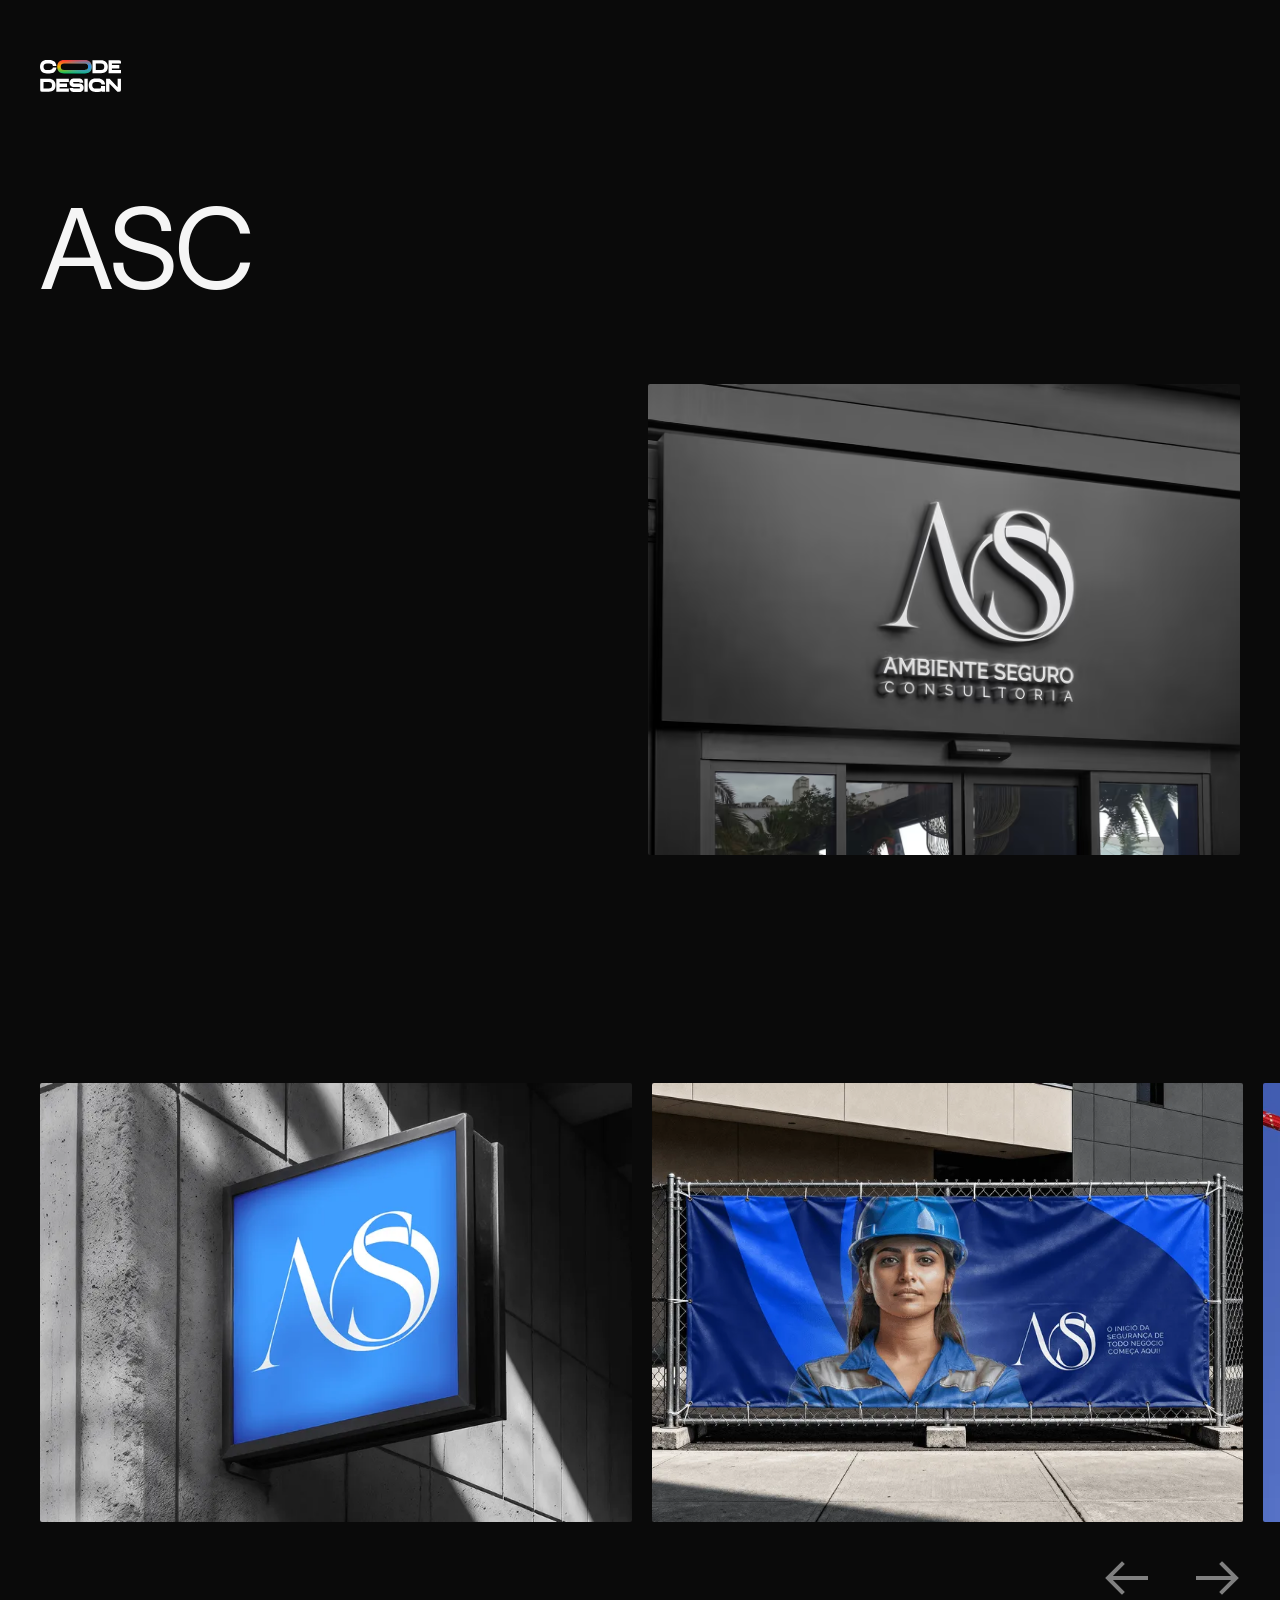
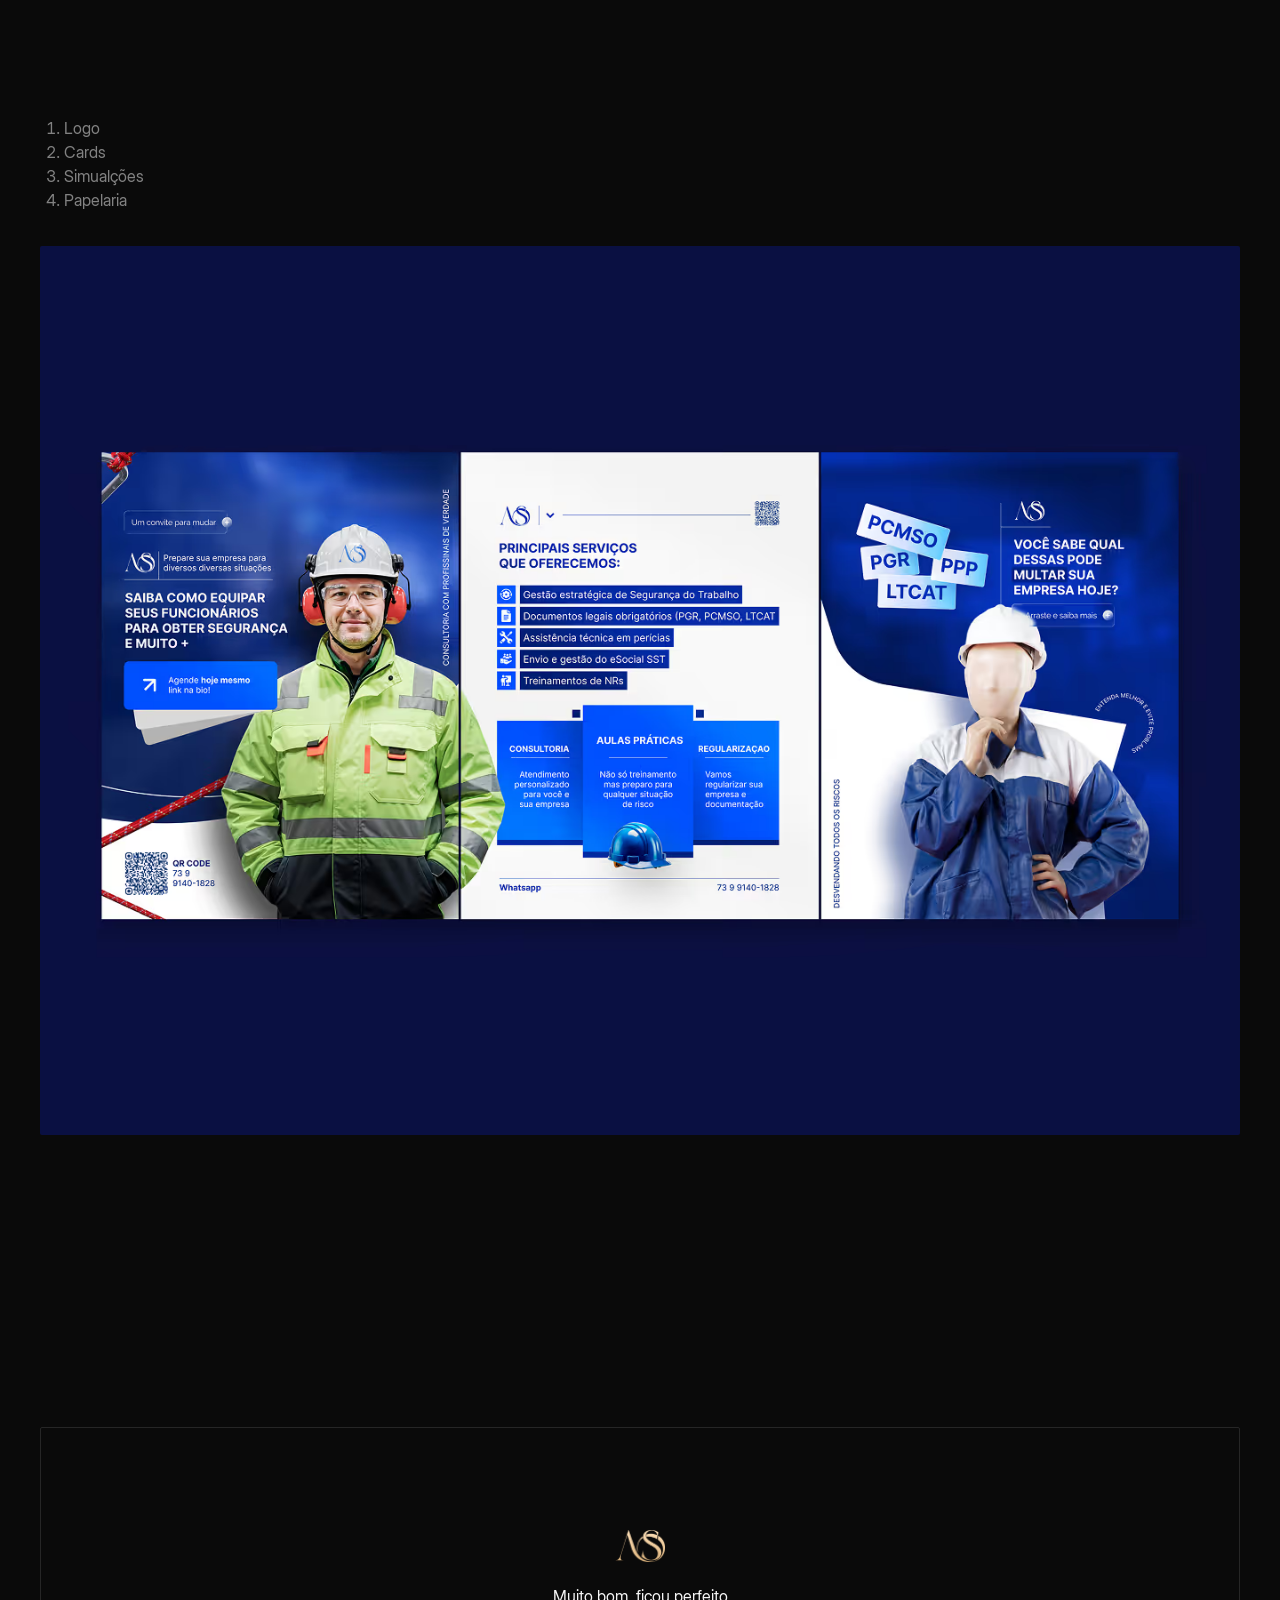
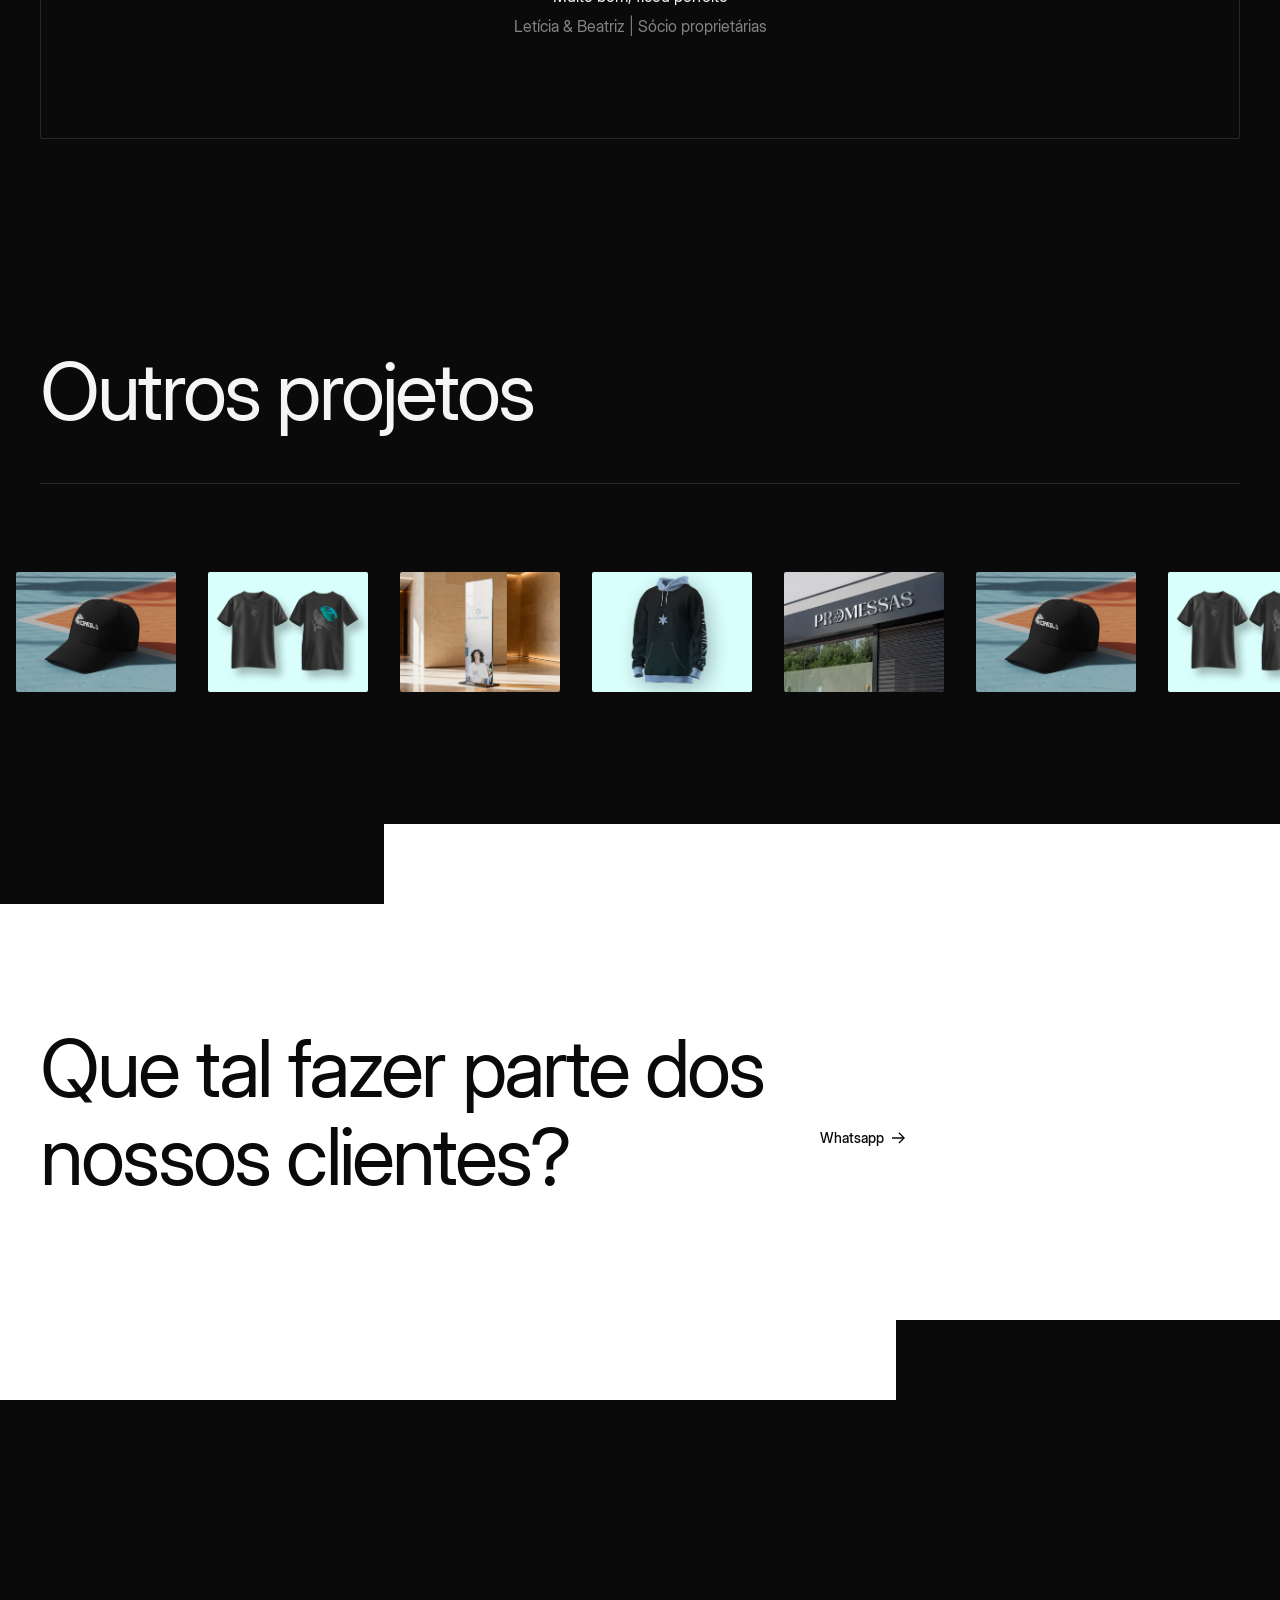
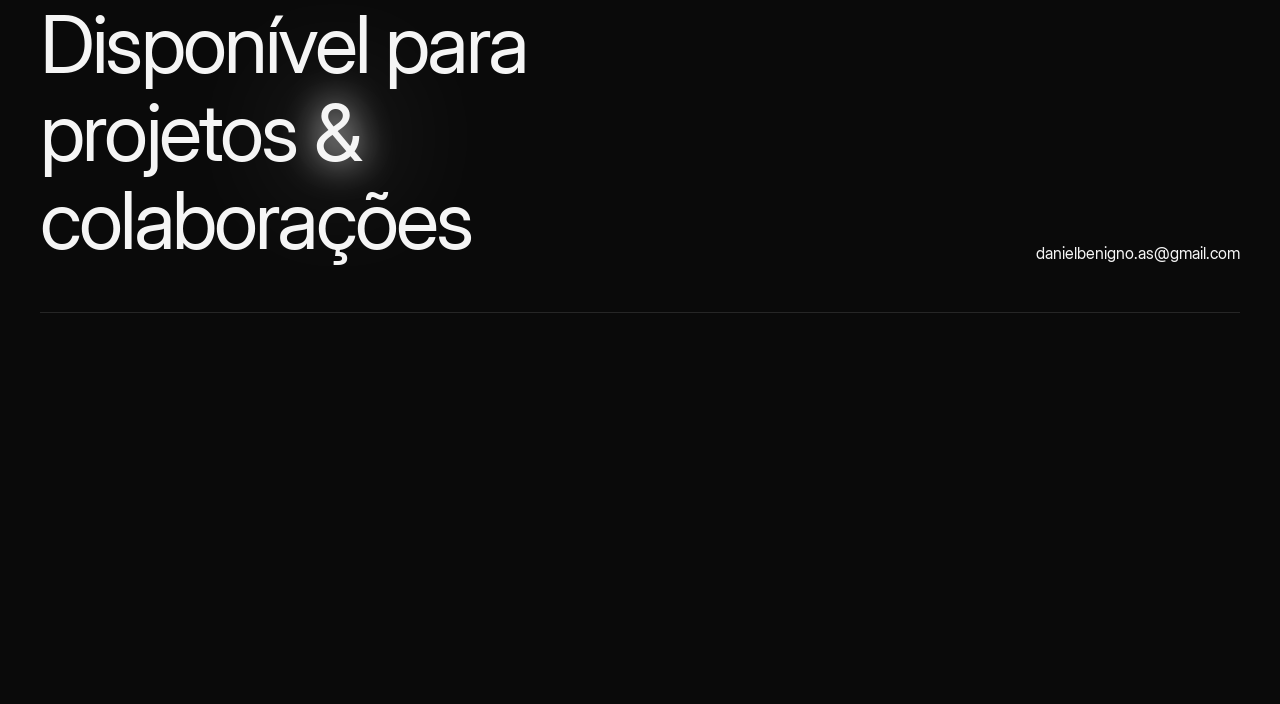
<file: projects/asc.html>
<!DOCTYPE html><!--  This site was created in Webflow. https://webflow.com  --><!--  Last Published: Sat Mar 14 2026 17:04:41 GMT+0000 (Coordinated Universal Time)  -->
<html data-wf-page="69b04a811a2723ad6de17487" data-wf-site="696d16bdbfe82777b9c3d969">
<head>
  <meta charset="utf-8">
  <title>Ambiente Seguro Consultoria</title>
  <meta content="Projeto para centro de ensino odontológico, focado em apresentação da grade de estudo, assim como divulgação de professores e especializações. Visibilidade em ênfase em Itabuna, Ilhéus e Região do Sul da Bahia." name="description">
  <meta content="Ambiente Seguro Consultoria" property="og:title">
  <meta content="Projeto para centro de ensino odontológico, focado em apresentação da grade de estudo, assim como divulgação de professores e especializações. Visibilidade em ênfase em Itabuna, Ilhéus e Região do Sul da Bahia." property="og:description">
  <meta content="https://cdn.prod.website-files.com/6908d5132b96c33fb6525a5f/691f56795fa3168cb9c4fb8c_Eclipsis-Open-Graph.webp" property="og:image">
  <meta content="Ambiente Seguro Consultoria" property="twitter:title">
  <meta content="Projeto para centro de ensino odontológico, focado em apresentação da grade de estudo, assim como divulgação de professores e especializações. Visibilidade em ênfase em Itabuna, Ilhéus e Região do Sul da Bahia." property="twitter:description">
  <meta content="https://cdn.prod.website-files.com/6908d5132b96c33fb6525a5f/691f56795fa3168cb9c4fb8c_Eclipsis-Open-Graph.webp" property="twitter:image">
  <meta property="og:type" content="website">
  <meta content="summary_large_image" name="twitter:card">
  <meta content="width=device-width, initial-scale=1" name="viewport">
  <meta content="Webflow" name="generator">
  <link href="../css/normalize.css" rel="stylesheet" type="text/css">
  <link href="../css/webflow.css" rel="stylesheet" type="text/css">
  <link href="../css/daniels-marvelous-site-117008.webflow.css" rel="stylesheet" type="text/css">
  <style>html.w-mod-js:not(.w-mod-ix3) :is([data-load-text], .nav_logo, .nav_menu_text, .nav_cta) {visibility: hidden !important;}</style>
  <script type="text/javascript">!function(o,c){var n=c.documentElement,t=" w-mod-";n.className+=t+"js",("ontouchstart"in o||o.DocumentTouch&&c instanceof DocumentTouch)&&(n.className+=t+"touch")}(window,document);</script>
  <link href="../images/favicon.jpg" rel="shortcut icon" type="image/x-icon">
  <link href="../images/webclip.jpg" rel="apple-touch-icon">
</head>
<body>
  <div class="page-wrapper">
    <div class="global-styles w-embed">
      <style>
/* Make text look crisper and more legible in all browsers */
body {
  -webkit-font-smoothing: antialiased;
  -moz-osx-font-smoothing: grayscale;
  font-smoothing: antialiased;
  text-rendering: optimizeLegibility;
}
/* Focus state style for keyboard navigation for the focusable elements */
*[tabindex]:focus-visible,
  input[type="file"]:focus-visible {
   outline: 0.125rem solid #4d65ff;
   outline-offset: 0.125rem;
}
/* Set color style to inherit */
.inherit-color * {
    color: inherit;
}
/* Get rid of top margin on first element in any rich text element */
.w-richtext > :not(div):first-child, .w-richtext > div:first-child > :first-child {
  margin-top: 0 !important;
}
/* Get rid of bottom margin on last element in any rich text element */
.w-richtext>:last-child, .w-richtext ol li:last-child, .w-richtext ul li:last-child {
	margin-bottom: 0 !important;
}
/* Make sure containers never lose their center alignment */
.container-medium,.container-small, .container-large {
	margin-right: auto !important;
  margin-left: auto !important;
}
/* 
Make the following elements inherit typography styles from the parent and not have hardcoded values. 
Important: You will not be able to style for example "All Links" in Designer with this CSS applied.
Uncomment this CSS to use it in the project. Leave this message for future hand-off.
*/
/*
a,
.w-input,
.w-select,
.w-tab-link,
.w-nav-link,
.w-dropdown-btn,
.w-dropdown-toggle,
.w-dropdown-link {
  color: inherit;
  text-decoration: inherit;
  font-size: inherit;
}
*/
/* Apply "..." after 3 lines of text */
.text-style-3lines {
	display: -webkit-box;
	overflow: hidden;
	-webkit-line-clamp: 3;
	-webkit-box-orient: vertical;
}
/* Apply "..." after 2 lines of text */
.text-style-2lines {
	display: -webkit-box;
	overflow: hidden;
	-webkit-line-clamp: 2;
	-webkit-box-orient: vertical;
}
/* These classes are never overwritten */
.hide {
  display: none !important;
}
@media screen and (max-width: 991px) {
    .hide, .hide-tablet {
        display: none !important;
    }
}
  @media screen and (max-width: 767px) {
    .hide-mobile-landscape{
      display: none !important;
    }
}
  @media screen and (max-width: 479px) {
    .hide-mobile{
      display: none !important;
    }
    .home-hero_title .float-right{float:none;}
}
.margin-0 {
  margin: 0rem !important;
}
.padding-0 {
  padding: 0rem !important;
}
.spacing-clean {
padding: 0rem !important;
margin: 0rem !important;
}
.margin-top {
  margin-right: 0rem !important;
  margin-bottom: 0rem !important;
  margin-left: 0rem !important;
}
.padding-top {
  padding-right: 0rem !important;
  padding-bottom: 0rem !important;
  padding-left: 0rem !important;
}
.margin-right {
  margin-top: 0rem !important;
  margin-bottom: 0rem !important;
  margin-left: 0rem !important;
}
.padding-right {
  padding-top: 0rem !important;
  padding-bottom: 0rem !important;
  padding-left: 0rem !important;
}
.margin-bottom {
  margin-top: 0rem !important;
  margin-right: 0rem !important;
  margin-left: 0rem !important;
}
.padding-bottom {
  padding-top: 0rem !important;
  padding-right: 0rem !important;
  padding-left: 0rem !important;
}
.margin-left {
  margin-top: 0rem !important;
  margin-right: 0rem !important;
  margin-bottom: 0rem !important;
}
.padding-left {
  padding-top: 0rem !important;
  padding-right: 0rem !important;
  padding-bottom: 0rem !important;
}
.margin-horizontal {
  margin-top: 0rem !important;
  margin-bottom: 0rem !important;
}
.padding-horizontal {
  padding-top: 0rem !important;
  padding-bottom: 0rem !important;
}
.margin-vertical {
  margin-right: 0rem !important;
  margin-left: 0rem !important;
}
.padding-vertical {
  padding-right: 0rem !important;
  padding-left: 0rem !important;
}
/* Custom CSS */
.wf-control {opacity:0;}
h1,h2,h3,h4,h5,h6{font-weight:400;}
.menu_button-mobile svg path{fill:currentColor;}
.navbar_projects-link:has(.w--current) {
  color:var(--_theme-colors---text--primary);
}
/* Project Marquee Animation*/
.projects_marquee-list {
  animation: marquee 40s linear infinite;
  animation-delay: 0.2s;
}
.projects_marquee:hover .projects_marquee-list {
  animation-play-state: paused;
}
@keyframes marquee {
  from {
    transform: translateX(0);
  }
  to {
    transform: translateX(-100%);
  }
}
/* Project Marquee Animation*/
.faq:first-child{padding-top:0; border:none;}
@media (max-width: 992px) {
	.menu_button-mobile{display:flex!important;}
  .menu_button-mobile.w--open .menu_button-icon{display:none;}
  .menu_button-mobile.w--open .menu_button-icon.is-close{display:block;}
}
</style>
    </div>
    <div data-animation="default" data-collapse="medium" data-duration="400" data-easing="ease" data-easing2="ease" data-doc-height="1" role="banner" class="nav w-nav">
      <div class="nav_component">
        <div class="padding-global">
          <div class="nav_container">
            <a href="../index.html" class="nav_brand w-nav-brand"><img src="../images/Logo.svg" loading="lazy" width="81" alt=""></a>
            <nav role="navigation" class="nav_menu-wrap w-nav-menu">
              <div class="nav_menu-content">
                <div class="nav_menu">
                  <a href="../index.html" class="nav_menu_text w-nav-link">Home</a>
                  <a href="../projetos.html" class="nav_menu_text w-nav-link">Projetos</a>
                  <a href="../pricing.html" class="nav_menu_text w-nav-link">Pacotes mensais</a>
                </div>
                <div class="nav_cta-mobile">
                  <div class="nav_menu-social">
                    <a data-load-text="" href="https://www.linkedin.com/" target="_blank" class="social_link">LinkedIn</a>
                  </div>
                  <a href="#" class="footer_contact-email"><span data-load-text="">Danielbenigno.as@gmail.com</span></a>
                </div>
              </div>
            </nav>
            <div class="overflow-hidden">
              <div class="nav_cta">
                <a data-w-id="19a55963-a69b-4345-a3b6-fef10cc48aab" href="https://wa.me/5573981904957?text=Ol%C3%A1%2C%20tudo%20bom%3F%20Gostaria%20de%20saber%20mais%20sobre%20seus%20servi%C3%A7os" target="_blank" class="button w-inline-block"><span class="text-size-sm">Whatsapp</span>
                  <div class="button_icon"><svg xmlns="http://www.w3.org/2000/svg" width="100%" viewbox="0 0 11 9" fill="none" class="icon-1x1-sm-minus">
                      <path d="M5.76953 8.91406L5.00391 8.14844L6.44629 6.71289C6.7334 6.42578 7.03418 6.13411 7.34863 5.83789C7.66309 5.53711 7.9707 5.24772 8.27148 4.96973C8.06185 4.97884 7.85221 4.98796 7.64258 4.99707C7.43294 5.00163 7.22331 5.00391 7.01367 5.00391H0V3.91016H7.01367C7.22331 3.91016 7.43294 3.91471 7.64258 3.92383C7.85221 3.92839 8.06185 3.93522 8.27148 3.94434C7.9707 3.66634 7.66309 3.37923 7.34863 3.08301C7.03418 2.78223 6.7334 2.48828 6.44629 2.20117L5.00391 0.765625L5.76953 0L10.2266 4.45703L5.76953 8.91406Z" fill="currentColor"></path>
                    </svg><svg xmlns="http://www.w3.org/2000/svg" width="100%" viewbox="0 0 11 9" fill="none" class="icon-1x1-sm-minus">
                      <path d="M5.76953 8.91406L5.00391 8.14844L6.44629 6.71289C6.7334 6.42578 7.03418 6.13411 7.34863 5.83789C7.66309 5.53711 7.9707 5.24772 8.27148 4.96973C8.06185 4.97884 7.85221 4.98796 7.64258 4.99707C7.43294 5.00163 7.22331 5.00391 7.01367 5.00391H0V3.91016H7.01367C7.22331 3.91016 7.43294 3.91471 7.64258 3.92383C7.85221 3.92839 8.06185 3.93522 8.27148 3.94434C7.9707 3.66634 7.66309 3.37923 7.34863 3.08301C7.03418 2.78223 6.7334 2.48828 6.44629 2.20117L5.00391 0.765625L5.76953 0L10.2266 4.45703L5.76953 8.91406Z" fill="currentColor"></path>
                    </svg></div>
                </a>
              </div>
            </div>
            <div class="menu_button-mobile w-nav-button"><svg data-w-id="161a934a-7f4c-e2c4-fb4d-adb0cd07892f" xmlns="http://www.w3.org/2000/svg" width="100%" viewbox="0 0 24 24" fill="none" class="menu_button-icon">
                <path fill-rule="evenodd" clip-rule="evenodd" d="M3 6.75C3 6.33579 3.33579 6 3.75 6H20.25C20.6642 6 21 6.33579 21 6.75C21 7.16421 20.6642 7.5 20.25 7.5H3.75C3.33579 7.5 3 7.16421 3 6.75ZM3 12C3 11.5858 3.33579 11.25 3.75 11.25H20.25C20.6642 11.25 21 11.5858 21 12C21 12.4142 20.6642 12.75 20.25 12.75H3.75C3.33579 12.75 3 12.4142 3 12ZM11.25 17.25C11.25 16.8358 11.5858 16.5 12 16.5H20.25C20.6642 16.5 21 16.8358 21 17.25C21 17.6642 20.6642 18 20.25 18H12C11.5858 18 11.25 17.6642 11.25 17.25Z" fill="currentColor"></path>
              </svg><svg xmlns="http://www.w3.org/2000/svg" width="100%" viewbox="0 0 24 24" fill="none" class="menu_button-icon is-close">
                <path d="M20.25 3.75L3.75 20.25" stroke="currentColor" stroke-width="2" stroke-linejoin="round"></path>
                <path d="M20.25 20.25L3.75 3.75" stroke="currentColor" stroke-width="2" stroke-linejoin="round"></path>
              </svg></div>
          </div>
        </div>
      </div>
    </div>
    <main class="main-wrapper">
      <header class="section_project-details">
        <div class="padding-global">
          <div class="container-large">
            <div class="project-details_component">
              <h1 data-w-id="1ecd684e-a9d3-d6ea-c2e0-7454c5079bb0" class="heading-style-h1">ASC</h1>
              <div class="project-details_content">
                <div class="project-details_description">
                  <p data-load-text="" class="text-size-md">Demanda focada na marca, criando logo, identidade, ideias para cards e afins.<br><br>Com tudo conseguimos chegar ideia atual, mostrando elegância, autoridade e algo único.</p>
                  <div class="project-details_info">
                    <div data-load-text="" class="project-details_info-block"><span class="text-size-md">Client</span>
                      <h2 class="text-size-md text-color-secondary letter-spacing-normal">Ambiente seguro consultoria | by: Letícia &amp; Beatriz</h2>
                    </div>
                    <div data-load-text="" class="project-details_info-block"><span class="text-size-md">Role</span>
                      <h3 class="text-size-md text-color-secondary letter-spacing-normal">Visual Direction</h3>
                    </div>
                    <div data-load-text="" class="project-details_info-block"><span class="text-size-md">Tools</span>
                      <h3 class="text-size-md text-color-secondary letter-spacing-normal">Figma, Photoshop, NB</h3>
                    </div>
                  </div>
                </div>
                <div class="project-details_visual"><img src="../images/ASC.avif" loading="lazy" data-w-id="1ecd684e-a9d3-d6ea-c2e0-7454c5079bc7" alt="" sizes="(max-width: 1350px) 100vw, 1350px" srcset="../images/f750bc62c97bbd14c9cbc250a588cfd7_ASC-p-500.avif 500w, ../images/f750bc62c97bbd14c9cbc250a588cfd7_ASC-p-800.avif 800w, ../images/f750bc62c97bbd14c9cbc250a588cfd7_ASC-p-1080.avif 1080w, ../images/ASC.avif 1244w" class="project-details_image"></div>
              </div>
            </div>
          </div>
        </div>
      </header>
      <section class="section_project-galerry">
        <div class="padding-global">
          <div class="container-large">
            <div class="project-galerry_component"><span data-load-text="" class="text-size-md">Visual journey</span>
              <div data-delay="4000" data-animation="slide" class="slider w-slider" data-autoplay="false" data-easing="ease" data-hide-arrows="false" data-disable-swipe="true" data-w-id="3160ecfa-7aed-c819-f8e3-d88aceb05418" data-autoplay-limit="0" data-nav-spacing="0" data-duration="500" data-infinite="false">
                <div class="overflow-visible w-slider-mask">
                  <div class="slide_item is-gallery w-slide"><img src="../images/Projeto-ASC-01.avif" loading="lazy" width="632" height="474" alt="" srcset="../images/Projeto-centromoderne-9-p-500.avif 500w, ../images/Projeto-centromoderne-9-p-800.avif 800w, ../images/Projeto-ASC-01.avif 1350w" sizes="(max-width: 767px) 100vw, 632px" class="full-image"></div>
                  <div class="slide_item is-gallery w-slide"><img src="../images/Projeto-ASC-05.avif" loading="lazy" width="632" height="474" alt="" srcset="../images/82051ef02c0f4faafbe9dc3b027c1abb_Projeto-centromoderne-13-p-500.avif 500w, ../images/82051ef02c0f4faafbe9dc3b027c1abb_Projeto-centromoderne-13-p-800.avif 800w, ../images/Projeto-ASC-05.avif 1350w" sizes="(max-width: 767px) 100vw, 632px" class="full-image"></div>
                  <div class="slide_item is-gallery w-slide"><img src="../images/Projeto-ASC-04.avif" loading="lazy" width="632" height="474" alt="" srcset="../images/Projeto-centromoderne-12-p-500.avif 500w, ../images/Projeto-centromoderne-12-p-800.avif 800w, ../images/Projeto-centromoderne-12-p-1080.avif 1080w, ../images/Projeto-ASC-04.avif 1350w" sizes="(max-width: 767px) 100vw, 632px" class="full-image"></div>
                  <div class="slide_item is-gallery w-slide"><img src="../images/Projeto-ASC-02.avif" loading="lazy" width="632" height="474" alt="" srcset="../images/Projeto-centromoderne-10-p-500.avif 500w, ../images/Projeto-centromoderne-10-p-800.avif 800w, ../images/Projeto-ASC-02.avif 1350w" sizes="(max-width: 767px) 100vw, 632px" class="full-image"></div>
                  <div class="slide_item is-gallery w-slide"><img src="../images/Projeto-ASC-03.avif" loading="lazy" width="632" height="474" alt="" srcset="../images/Projeto-centromoderne-11-p-500.avif 500w, ../images/Projeto-centromoderne-11-p-800.avif 800w, ../images/Projeto-ASC-03.avif 1350w" sizes="(max-width: 767px) 100vw, 632px" class="full-image"></div>
                  <div class="slide_item is-gallery w-slide"><img src="../images/Projeto-ASC-06.avif" loading="lazy" width="632" height="474" alt="" srcset="../images/Projeto-ASC-06-p-500.avif 500w, ../images/Projeto-ASC-06.avif 1350w" sizes="(max-width: 767px) 100vw, 632px" class="full-image"></div>
                </div>
                <div class="slider_arrow is-left w-slider-arrow-left"><svg xmlns="http://www.w3.org/2000/svg" width="100%" viewbox="0 0 48 48" fill="none">
                    <path d="M44 24H4" stroke="currentColor" stroke-width="4" stroke-miterlimit="10"></path>
                    <path d="M18 38L4 24L18 10" stroke="currentColor" stroke-width="4" stroke-miterlimit="10" stroke-linecap="square"></path>
                  </svg></div>
                <div class="slider_arrow w-slider-arrow-right"><svg xmlns="http://www.w3.org/2000/svg" width="100%" viewbox="0 0 48 48" fill="none">
                    <path d="M4 24H44" stroke="currentColor" stroke-width="4" stroke-miterlimit="10"></path>
                    <path d="M30 10L44 24L30 38" stroke="currentColor" stroke-width="4" stroke-miterlimit="10" stroke-linecap="square"></path>
                  </svg></div>
                <div class="hide w-slider-nav"></div>
              </div>
              <div class="project-info_component">
                <h2 data-load-text="" class="heading-style-h6">Identidade</h2>
                <p data-load-text="" class="text-size-md text-color-secondary">Criação de marca e implementação de kit para redes sociais.</p>
                <div class="margin-top margin-small">
                  <ol role="list" class="overflow-hidden">
                    <li data-w-id="30caaf06-854c-b754-f9c8-ebb118b7b6e3" class="text-size-md text-color-secondary">Logo</li>
                    <li data-w-id="e29bf8fb-6ddc-0b36-d76c-325203b98ab9" class="text-size-md text-color-secondary">Cards</li>
                    <li data-w-id="ed15589e-fe87-fe4a-7b78-aa9eba0ce45c" class="text-size-md text-color-secondary">Simualções</li>
                    <li class="text-size-md text-color-secondary">Papelaria</li>
                  </ol>
                </div>
              </div><img src="../images/Projeto-ASC-7.avif" loading="lazy" width="1280" height="720" alt="" data-w-id="31f8af1c-fc8a-0e8f-5dc7-3270e00ec91f" class="full-image">
              <div class="project-info_component">
                <h2 data-load-text="" class="heading-style-h6">Resultado</h2>
                <p data-load-text="" class="text-size-md text-color-secondary">Uma empresa completa em tudo.</p>
              </div>
            </div>
          </div>
        </div>
      </section>
      <section>
        <div class="padding-global">
          <div class="container-large">
            <div data-w-id="f3717917-d441-6155-27ff-013e8be2dfba" class="testimonials_wrap">
              <div class="testimonial_card"><img src="../images/asc-logo.png" loading="lazy" alt="" height="32" class="testimonial_logo">
                <div class="testimonial_content">
                  <p class="text-size-md">Muito bom, ficou perfeito</p><span class="text-color-secondary">Letícia &amp; Beatriz | Sócio proprietárias</span>
                </div>
              </div>
            </div>
          </div>
        </div>
      </section>
      <section class="section_next-project">
        <div class="padding-global">
          <div class="container-large">
            <div class="basic_heading">
              <h2 class="heading-style-h2">Outros projetos</h2>
            </div>
          </div>
        </div>
        <div data-w-id="6c12aad8-8172-3415-5bf4-3669295ad955">
          <div class="projects_marquee">
            <div class="projects_marquee-list">
              <a aria-label="project item link" href="../projetos.html" class="projects_marquee-item w-inline-block"><img src="../images/Project-Thumbnail-1.avif" loading="lazy" alt="Iced coffee in a clear plastic cup with swirling milk and ice cubes splashing at the top." class="project_marquee-img"></a>
              <a aria-label="project item link" href="../projetos.html" class="projects_marquee-item w-inline-block"><img src="../images/Project-Thumbnail-2.jpg" loading="lazy" alt="Green puffer jacket floating against a light gray background." sizes="(max-width: 1350px) 100vw, 1350px" srcset="../images/804c74dba9da318bf27157134a2e518c_Project-Thumbnail-2-p-500.jpg 500w, ../images/804c74dba9da318bf27157134a2e518c_Project-Thumbnail-2-p-800.jpg 800w, ../images/804c74dba9da318bf27157134a2e518c_Project-Thumbnail-2-p-1080.jpg 1080w, ../images/Project-Thumbnail-2.jpg 1350w" class="project_marquee-img"></a>
              <a aria-label="project item link" href="../projetos.html" class="projects_marquee-item w-inline-block"><img src="../images/Project-Thumb-3.avif" loading="lazy" alt="Minimalist over-ear wireless headphones in a soft pink finish, shown floating against a neutral background with fabric ear cushions." class="project_marquee-img"></a>
              <a aria-label="project item link" href="../projetos.html" class="projects_marquee-item w-inline-block"><img src="../images/Project-Thumbnail-4.avif" loading="lazy" alt="Orange and gray knitted beanie floating over a soft blue background." class="project_marquee-img"></a>
              <a aria-label="project item link" href="../projetos.html" class="projects_marquee-item w-inline-block"><img src="../images/Project-Thumbnail-5.avif" loading="lazy" alt="Black sport bottle with a bamboo lid placed on a gray surface, casting a soft shadow." class="project_marquee-img"></a>
            </div>
            <div class="projects_marquee-list">
              <a aria-label="project item link" href="../projetos.html" class="projects_marquee-item w-inline-block"><img src="../images/Project-Thumbnail-1.avif" loading="lazy" alt="Iced coffee in a clear plastic cup with swirling milk and ice cubes splashing at the top." class="project_marquee-img"></a>
              <a aria-label="project item link" href="../projetos.html" class="projects_marquee-item w-inline-block"><img src="../images/Project-Thumbnail-2.jpg" loading="lazy" alt="Green puffer jacket floating against a light gray background." sizes="(max-width: 1350px) 100vw, 1350px" srcset="../images/804c74dba9da318bf27157134a2e518c_Project-Thumbnail-2-p-500.jpg 500w, ../images/804c74dba9da318bf27157134a2e518c_Project-Thumbnail-2-p-800.jpg 800w, ../images/804c74dba9da318bf27157134a2e518c_Project-Thumbnail-2-p-1080.jpg 1080w, ../images/Project-Thumbnail-2.jpg 1350w" class="project_marquee-img"></a>
              <a aria-label="project item link" href="../projetos.html" class="projects_marquee-item w-inline-block"><img src="../images/Project-Thumb-3.avif" loading="lazy" alt="Minimalist over-ear wireless headphones in a soft pink finish, shown floating against a neutral background with fabric ear cushions." class="project_marquee-img"></a>
              <a aria-label="project item link" href="../projetos.html" class="projects_marquee-item w-inline-block"><img src="../images/Project-Thumbnail-4.avif" loading="lazy" alt="Orange and gray knitted beanie floating over a soft blue background." class="project_marquee-img"></a>
              <a aria-label="project item link" href="../projetos.html" class="projects_marquee-item w-inline-block"><img src="../images/Project-Thumbnail-5.avif" loading="lazy" alt="Black sport bottle with a bamboo lid placed on a gray surface, casting a soft shadow." class="project_marquee-img"></a>
            </div>
            <div class="projects_marquee-list">
              <a aria-label="project item link" href="../projetos.html" class="projects_marquee-item w-inline-block"><img src="../images/Project-Thumbnail-1.avif" loading="lazy" alt="Iced coffee in a clear plastic cup with swirling milk and ice cubes splashing at the top." class="project_marquee-img"></a>
              <a aria-label="project item link" href="../projetos.html" class="projects_marquee-item w-inline-block"><img src="../images/Project-Thumbnail-2.jpg" loading="lazy" alt="Green puffer jacket floating against a light gray background." sizes="(max-width: 1350px) 100vw, 1350px" srcset="../images/804c74dba9da318bf27157134a2e518c_Project-Thumbnail-2-p-500.jpg 500w, ../images/804c74dba9da318bf27157134a2e518c_Project-Thumbnail-2-p-800.jpg 800w, ../images/804c74dba9da318bf27157134a2e518c_Project-Thumbnail-2-p-1080.jpg 1080w, ../images/Project-Thumbnail-2.jpg 1350w" class="project_marquee-img"></a>
              <a aria-label="project item link" href="../projetos.html" class="projects_marquee-item w-inline-block"><img src="../images/Project-Thumb-3.avif" loading="lazy" alt="Minimalist over-ear wireless headphones in a soft pink finish, shown floating against a neutral background with fabric ear cushions." class="project_marquee-img"></a>
              <a aria-label="project item link" href="../projetos.html" class="projects_marquee-item w-inline-block"><img src="../images/Project-Thumbnail-4.avif" loading="lazy" alt="Orange and gray knitted beanie floating over a soft blue background." class="project_marquee-img"></a>
              <a aria-label="project item link" href="../projetos.html" class="projects_marquee-item w-inline-block"><img src="../images/Project-Thumbnail-5.avif" loading="lazy" alt="Black sport bottle with a bamboo lid placed on a gray surface, casting a soft shadow." class="project_marquee-img"></a>
            </div>
          </div>
        </div>
      </section>
      <section class="cta">
        <div data-wf--rectangle-background--position="top-left" class="rectangle_wrap">
          <div data-wf--rectangle-shape--variant="light" class="rectangle_shape w-variant-5bf2dcb1-e8c1-b1f1-033d-4af6b1cf8283"></div>
        </div>
        <div class="theme-color-light">
          <div class="background-color-primary">
            <div class="padding-global padding-section-large">
              <div class="container-large">
                <div class="cta_component">
                  <div class="cta_title">
                    <h2 class="heading-style-h2">Que tal fazer parte dos nossos clientes?</h2>
                  </div>
                  <div class="cta_content">
                    <p data-load-text="" class="text-color-secondary">Estar entre os melhores esta a um clique de distância</p>
                    <div class="overflow-hidden">
                      <div data-w-id="c0542d7b-d4c9-d424-f9e7-cfbd7003dff5">
                        <a data-w-id="19a55963-a69b-4345-a3b6-fef10cc48aab" href="https://www.google.com/search?q=https://wa.me/5573981904957%3Ftext%3DOl%25C3%25A1%252C%2520tudo%2520bom%253F%2520Gostaria%2520de%2520saber%2520mais%2520sobre%2520seus%2520servi%25C3%25A7os" target="_blank" class="button w-inline-block"><span class="text-size-sm">Whatsapp</span>
                          <div class="button_icon"><svg xmlns="http://www.w3.org/2000/svg" width="100%" viewbox="0 0 11 9" fill="none" class="icon-1x1-sm-minus">
                              <path d="M5.76953 8.91406L5.00391 8.14844L6.44629 6.71289C6.7334 6.42578 7.03418 6.13411 7.34863 5.83789C7.66309 5.53711 7.9707 5.24772 8.27148 4.96973C8.06185 4.97884 7.85221 4.98796 7.64258 4.99707C7.43294 5.00163 7.22331 5.00391 7.01367 5.00391H0V3.91016H7.01367C7.22331 3.91016 7.43294 3.91471 7.64258 3.92383C7.85221 3.92839 8.06185 3.93522 8.27148 3.94434C7.9707 3.66634 7.66309 3.37923 7.34863 3.08301C7.03418 2.78223 6.7334 2.48828 6.44629 2.20117L5.00391 0.765625L5.76953 0L10.2266 4.45703L5.76953 8.91406Z" fill="currentColor"></path>
                            </svg><svg xmlns="http://www.w3.org/2000/svg" width="100%" viewbox="0 0 11 9" fill="none" class="icon-1x1-sm-minus">
                              <path d="M5.76953 8.91406L5.00391 8.14844L6.44629 6.71289C6.7334 6.42578 7.03418 6.13411 7.34863 5.83789C7.66309 5.53711 7.9707 5.24772 8.27148 4.96973C8.06185 4.97884 7.85221 4.98796 7.64258 4.99707C7.43294 5.00163 7.22331 5.00391 7.01367 5.00391H0V3.91016H7.01367C7.22331 3.91016 7.43294 3.91471 7.64258 3.92383C7.85221 3.92839 8.06185 3.93522 8.27148 3.94434C7.9707 3.66634 7.66309 3.37923 7.34863 3.08301C7.03418 2.78223 6.7334 2.48828 6.44629 2.20117L5.00391 0.765625L5.76953 0L10.2266 4.45703L5.76953 8.91406Z" fill="currentColor"></path>
                            </svg></div>
                        </a>
                      </div>
                    </div>
                  </div>
                </div>
              </div>
            </div>
          </div>
        </div>
        <div data-wf--rectangle-background--position="bottom-right" class="rectangle_wrap w-variant-7c3e154f-11b3-7653-d062-3f526a4f801e">
          <div data-wf--rectangle-shape--variant="light" class="rectangle_shape w-variant-5bf2dcb1-e8c1-b1f1-033d-4af6b1cf8283"></div>
        </div>
      </section>
    </main>
    <footer class="footer">
      <div class="padding-global">
        <div class="container-large">
          <div class="footer_component">
            <div class="footer_content">
              <div class="footer_title">
                <h2 class="heading-style-h2">Disponível para projetos <span class="text-light">&amp;</span> colaborações</h2>
              </div>
              <div class="footer_contact">
                <div class="max-width-xsmall">
                  <p data-load-text="" class="text-size-md">Seja projeto de site, marca, social, ou video, estou aqui a seu dispor.</p>
                </div>
                <a href="mailto:Danielbenigno.as@gmail.com" class="footer_contact-email">danielbenigno.as@gmail.com</a>
              </div>
            </div>
            <div class="footer_links">
              <div class="footer_legal-links">
                <div class="footer_brand">
                  <div data-load-text=""><img src="../images/Logo.svg" loading="lazy" alt=""></div>
                </div>
              </div>
              <div class="footer_copyright"><span data-load-text="" class="text-size-sm">© 2026 All rights reserved.</span><span data-load-text="" class="text-size-sm">Obrigado por ler até aqui.</span></div>
            </div>
          </div>
        </div>
      </div>
    </footer>
  </div>
  <script src="https://d3e54v103j8qbb.cloudfront.net/js/jquery-3.5.1.min.dc5e7f18c8.js?site=696d16bdbfe82777b9c3d969" type="text/javascript" integrity="sha256-9/aliU8dGd2tb6OSsuzixeV4y/faTqgFtohetphbbj0=" crossorigin="anonymous"></script>
  <script src="../js/webflow.js" type="text/javascript"></script>
  <script src="https://cdn.prod.website-files.com/gsap/3.14.2/gsap.min.js" type="text/javascript"></script>
  <script src="https://cdn.prod.website-files.com/gsap/3.14.2/SplitText.min.js" type="text/javascript"></script>
  <script src="https://cdn.prod.website-files.com/gsap/3.14.2/ScrollTrigger.min.js" type="text/javascript"></script>
</body>
</html>
</file>
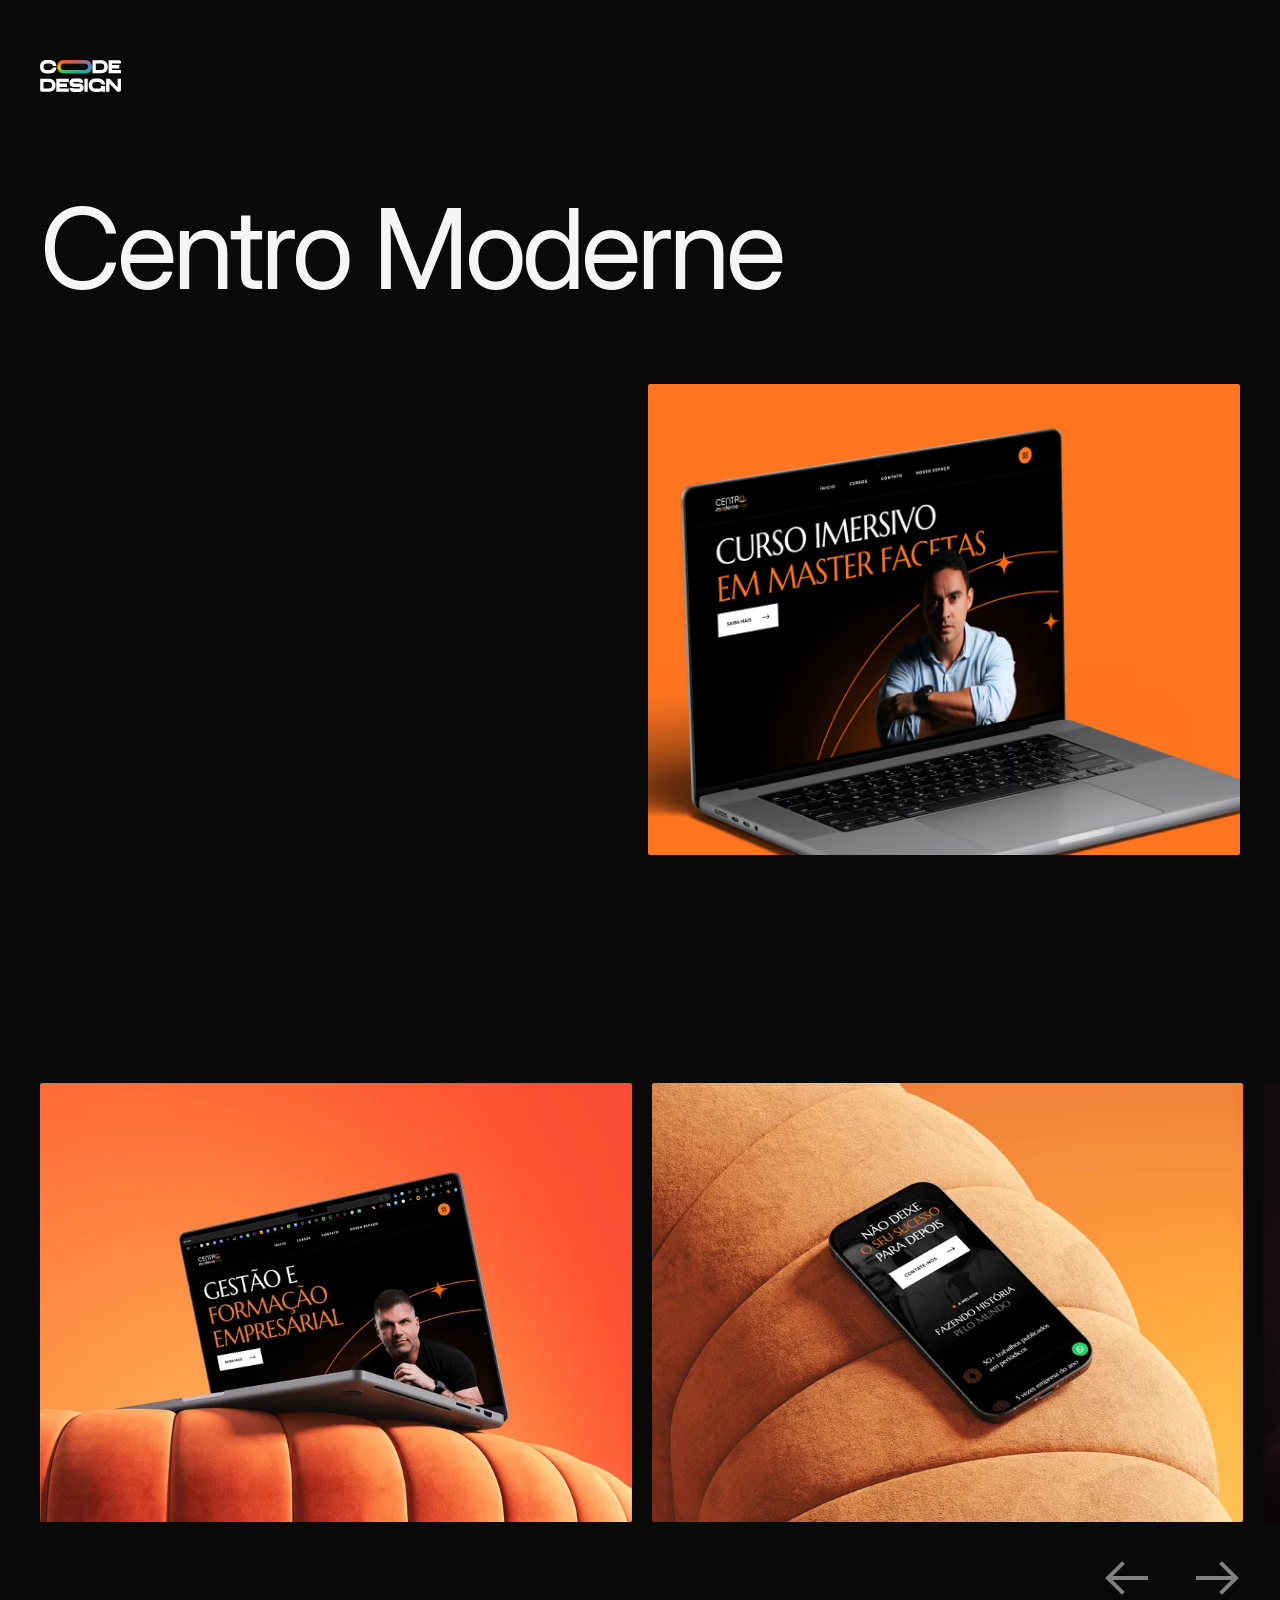
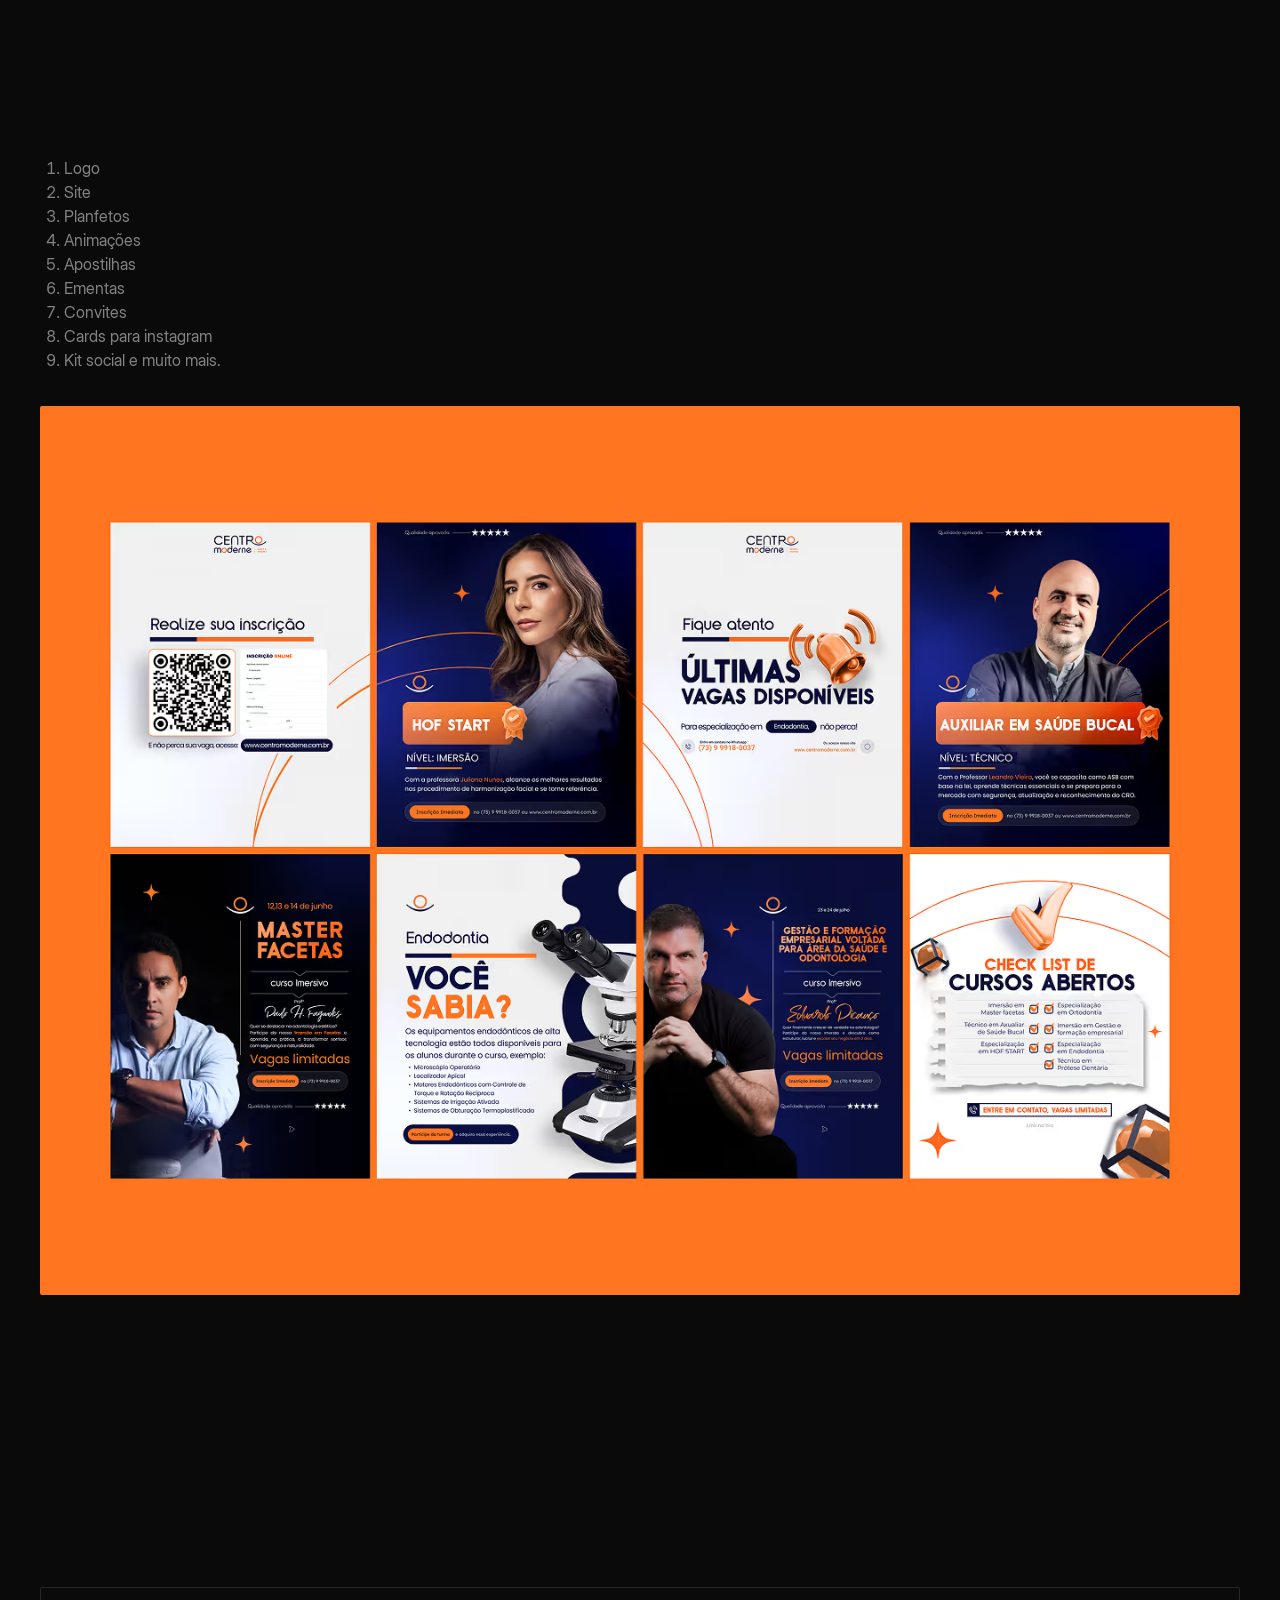
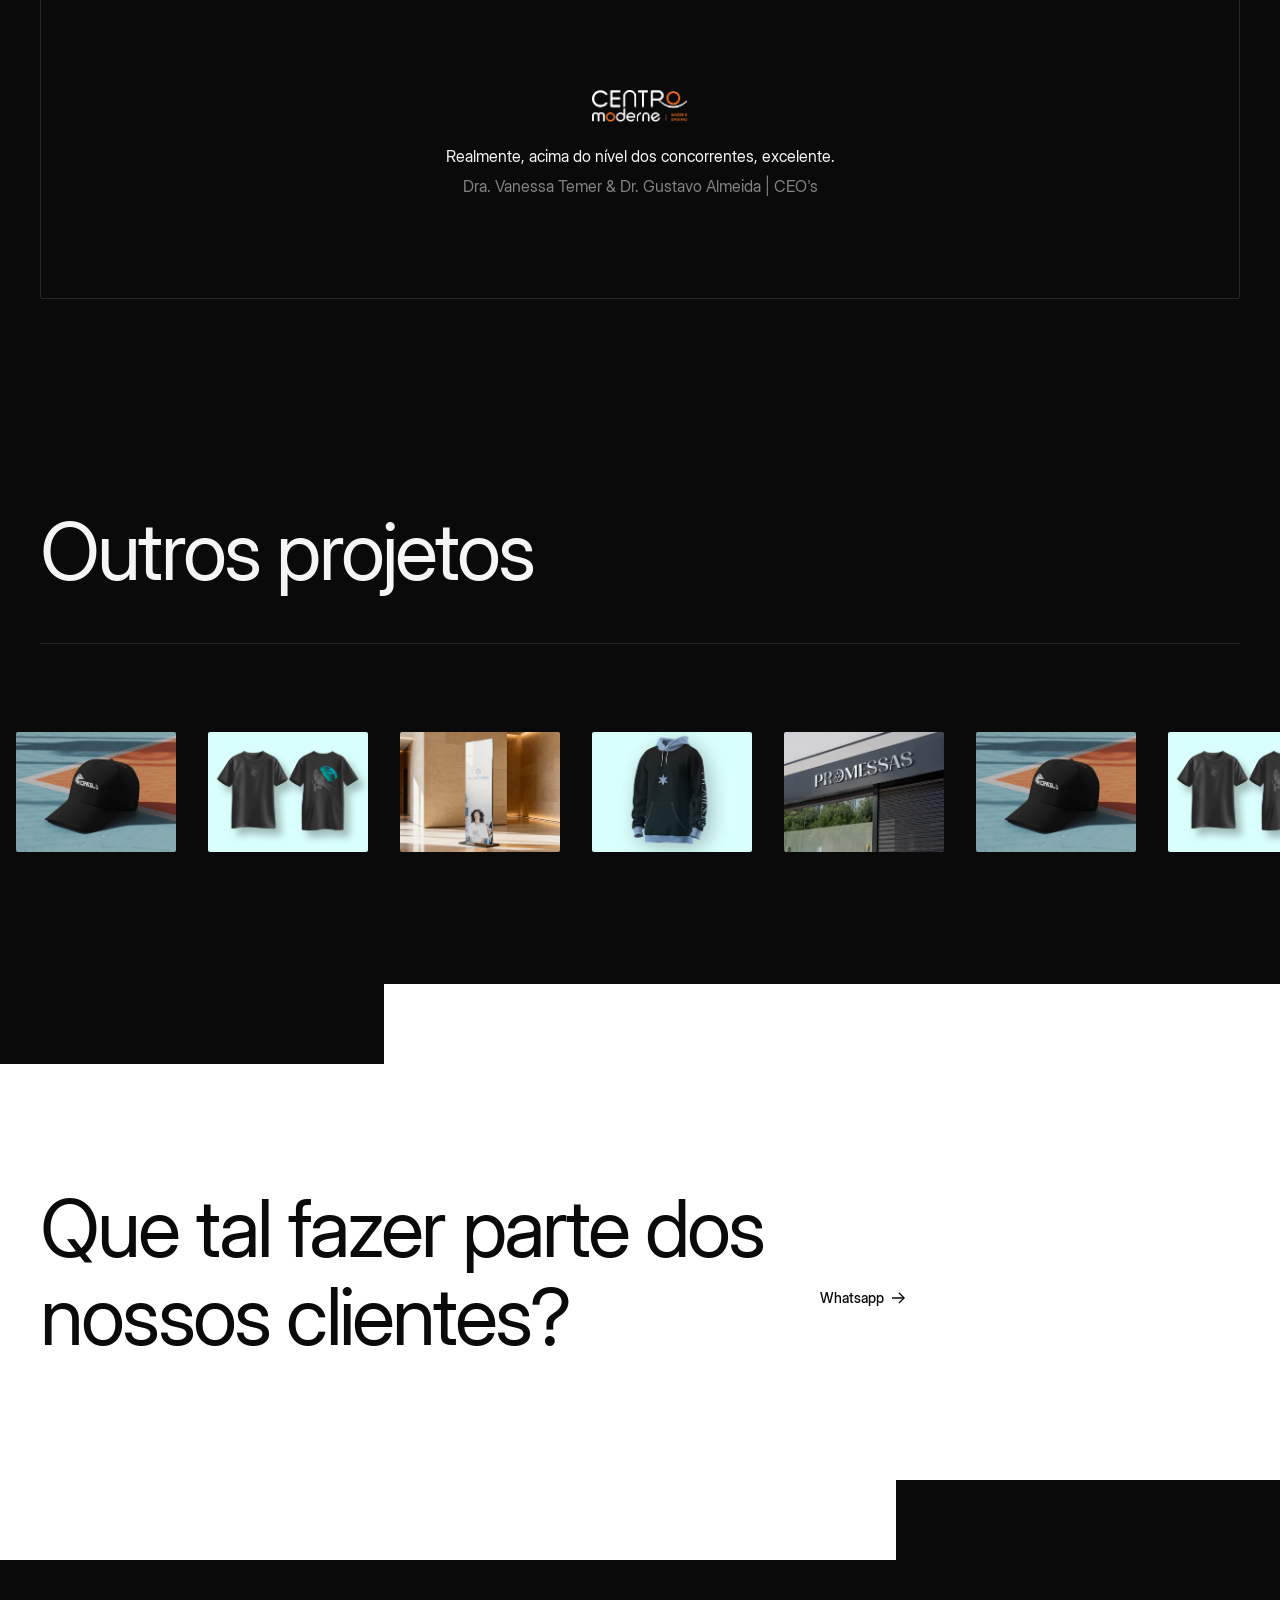
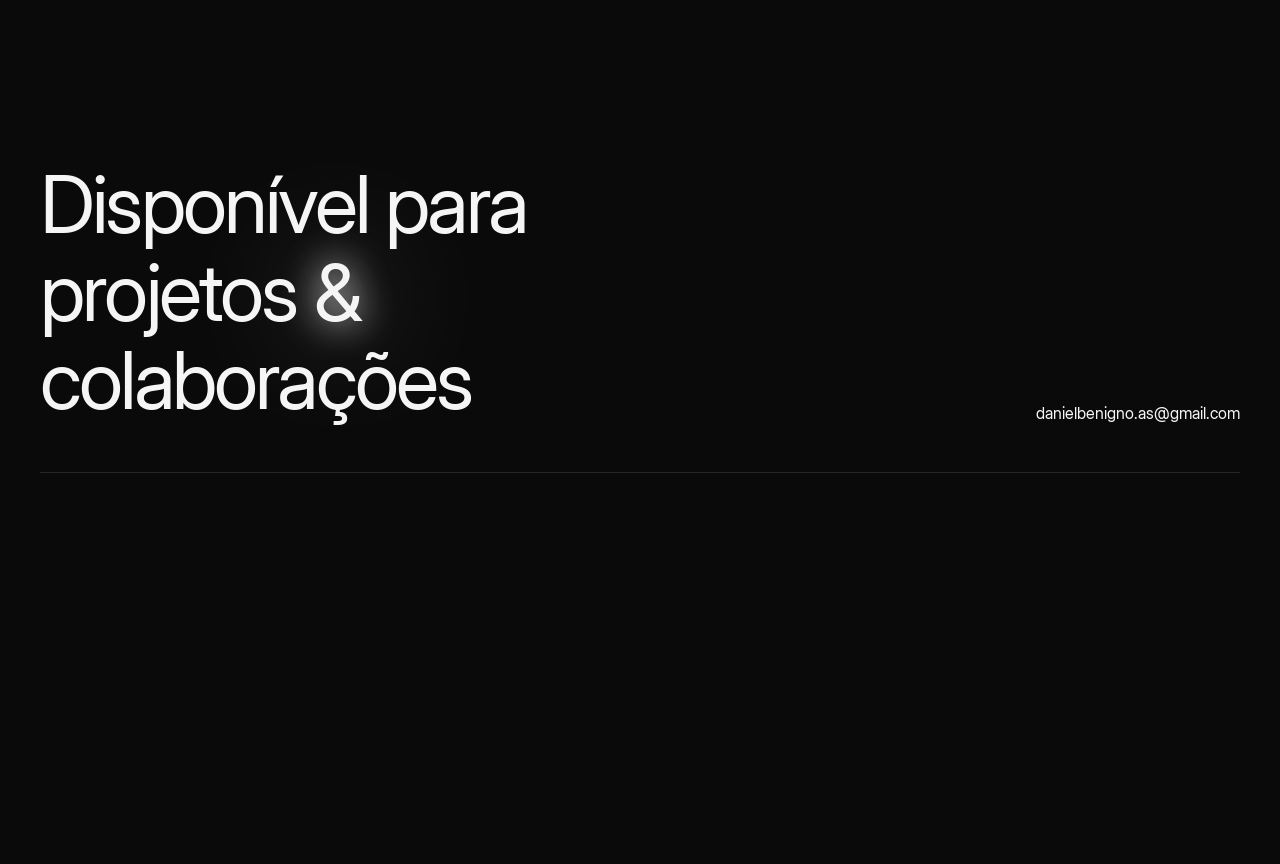
<file: projects/centro-moderne.html>
<!DOCTYPE html><!--  This site was created in Webflow. https://webflow.com  --><!--  Last Published: Sat Mar 14 2026 17:04:41 GMT+0000 (Coordinated Universal Time)  -->
<html data-wf-page="69ab0bb0a28eaa3c06959e45" data-wf-site="696d16bdbfe82777b9c3d969">
<head>
  <meta charset="utf-8">
  <title>Centro Moderne</title>
  <meta content="Projeto para centro de ensino odontológico, focado em apresentação da grade de estudo, assim como divulgação de professores e especializações. Visibilidade em ênfase em Itabuna, Ilhéus e Região do Sul da Bahia." name="description">
  <meta content="Centro Moderne" property="og:title">
  <meta content="Projeto para centro de ensino odontológico, focado em apresentação da grade de estudo, assim como divulgação de professores e especializações. Visibilidade em ênfase em Itabuna, Ilhéus e Região do Sul da Bahia." property="og:description">
  <meta content="https://cdn.prod.website-files.com/696d16bdbfe82777b9c3d969/69b0fb60be5faabfd590d742_Centromoderne-opengraph%202.png" property="og:image">
  <meta content="Centro Moderne" property="twitter:title">
  <meta content="Projeto para centro de ensino odontológico, focado em apresentação da grade de estudo, assim como divulgação de professores e especializações. Visibilidade em ênfase em Itabuna, Ilhéus e Região do Sul da Bahia." property="twitter:description">
  <meta property="og:type" content="website">
  <meta content="summary_large_image" name="twitter:card">
  <meta content="width=device-width, initial-scale=1" name="viewport">
  <meta content="Webflow" name="generator">
  <link href="../css/normalize.css" rel="stylesheet" type="text/css">
  <link href="../css/webflow.css" rel="stylesheet" type="text/css">
  <link href="../css/daniels-marvelous-site-117008.webflow.css" rel="stylesheet" type="text/css">
  <style>html.w-mod-js:not(.w-mod-ix3) :is([data-load-text], .nav_logo, .nav_menu_text, .nav_cta) {visibility: hidden !important;}</style>
  <script type="text/javascript">!function(o,c){var n=c.documentElement,t=" w-mod-";n.className+=t+"js",("ontouchstart"in o||o.DocumentTouch&&c instanceof DocumentTouch)&&(n.className+=t+"touch")}(window,document);</script>
  <link href="../images/favicon.jpg" rel="shortcut icon" type="image/x-icon">
  <link href="../images/webclip.jpg" rel="apple-touch-icon">
</head>
<body>
  <div class="page-wrapper">
    <div class="global-styles w-embed">
      <style>
/* Make text look crisper and more legible in all browsers */
body {
  -webkit-font-smoothing: antialiased;
  -moz-osx-font-smoothing: grayscale;
  font-smoothing: antialiased;
  text-rendering: optimizeLegibility;
}
/* Focus state style for keyboard navigation for the focusable elements */
*[tabindex]:focus-visible,
  input[type="file"]:focus-visible {
   outline: 0.125rem solid #4d65ff;
   outline-offset: 0.125rem;
}
/* Set color style to inherit */
.inherit-color * {
    color: inherit;
}
/* Get rid of top margin on first element in any rich text element */
.w-richtext > :not(div):first-child, .w-richtext > div:first-child > :first-child {
  margin-top: 0 !important;
}
/* Get rid of bottom margin on last element in any rich text element */
.w-richtext>:last-child, .w-richtext ol li:last-child, .w-richtext ul li:last-child {
	margin-bottom: 0 !important;
}
/* Make sure containers never lose their center alignment */
.container-medium,.container-small, .container-large {
	margin-right: auto !important;
  margin-left: auto !important;
}
/* 
Make the following elements inherit typography styles from the parent and not have hardcoded values. 
Important: You will not be able to style for example "All Links" in Designer with this CSS applied.
Uncomment this CSS to use it in the project. Leave this message for future hand-off.
*/
/*
a,
.w-input,
.w-select,
.w-tab-link,
.w-nav-link,
.w-dropdown-btn,
.w-dropdown-toggle,
.w-dropdown-link {
  color: inherit;
  text-decoration: inherit;
  font-size: inherit;
}
*/
/* Apply "..." after 3 lines of text */
.text-style-3lines {
	display: -webkit-box;
	overflow: hidden;
	-webkit-line-clamp: 3;
	-webkit-box-orient: vertical;
}
/* Apply "..." after 2 lines of text */
.text-style-2lines {
	display: -webkit-box;
	overflow: hidden;
	-webkit-line-clamp: 2;
	-webkit-box-orient: vertical;
}
/* These classes are never overwritten */
.hide {
  display: none !important;
}
@media screen and (max-width: 991px) {
    .hide, .hide-tablet {
        display: none !important;
    }
}
  @media screen and (max-width: 767px) {
    .hide-mobile-landscape{
      display: none !important;
    }
}
  @media screen and (max-width: 479px) {
    .hide-mobile{
      display: none !important;
    }
    .home-hero_title .float-right{float:none;}
}
.margin-0 {
  margin: 0rem !important;
}
.padding-0 {
  padding: 0rem !important;
}
.spacing-clean {
padding: 0rem !important;
margin: 0rem !important;
}
.margin-top {
  margin-right: 0rem !important;
  margin-bottom: 0rem !important;
  margin-left: 0rem !important;
}
.padding-top {
  padding-right: 0rem !important;
  padding-bottom: 0rem !important;
  padding-left: 0rem !important;
}
.margin-right {
  margin-top: 0rem !important;
  margin-bottom: 0rem !important;
  margin-left: 0rem !important;
}
.padding-right {
  padding-top: 0rem !important;
  padding-bottom: 0rem !important;
  padding-left: 0rem !important;
}
.margin-bottom {
  margin-top: 0rem !important;
  margin-right: 0rem !important;
  margin-left: 0rem !important;
}
.padding-bottom {
  padding-top: 0rem !important;
  padding-right: 0rem !important;
  padding-left: 0rem !important;
}
.margin-left {
  margin-top: 0rem !important;
  margin-right: 0rem !important;
  margin-bottom: 0rem !important;
}
.padding-left {
  padding-top: 0rem !important;
  padding-right: 0rem !important;
  padding-bottom: 0rem !important;
}
.margin-horizontal {
  margin-top: 0rem !important;
  margin-bottom: 0rem !important;
}
.padding-horizontal {
  padding-top: 0rem !important;
  padding-bottom: 0rem !important;
}
.margin-vertical {
  margin-right: 0rem !important;
  margin-left: 0rem !important;
}
.padding-vertical {
  padding-right: 0rem !important;
  padding-left: 0rem !important;
}
/* Custom CSS */
.wf-control {opacity:0;}
h1,h2,h3,h4,h5,h6{font-weight:400;}
.menu_button-mobile svg path{fill:currentColor;}
.navbar_projects-link:has(.w--current) {
  color:var(--_theme-colors---text--primary);
}
/* Project Marquee Animation*/
.projects_marquee-list {
  animation: marquee 40s linear infinite;
  animation-delay: 0.2s;
}
.projects_marquee:hover .projects_marquee-list {
  animation-play-state: paused;
}
@keyframes marquee {
  from {
    transform: translateX(0);
  }
  to {
    transform: translateX(-100%);
  }
}
/* Project Marquee Animation*/
.faq:first-child{padding-top:0; border:none;}
@media (max-width: 992px) {
	.menu_button-mobile{display:flex!important;}
  .menu_button-mobile.w--open .menu_button-icon{display:none;}
  .menu_button-mobile.w--open .menu_button-icon.is-close{display:block;}
}
</style>
    </div>
    <div data-animation="default" data-collapse="medium" data-duration="400" data-easing="ease" data-easing2="ease" data-doc-height="1" role="banner" class="nav w-nav">
      <div class="nav_component">
        <div class="padding-global">
          <div class="nav_container">
            <a href="../index.html" class="nav_brand w-nav-brand"><img src="../images/Logo.svg" loading="lazy" width="81" alt=""></a>
            <nav role="navigation" class="nav_menu-wrap w-nav-menu">
              <div class="nav_menu-content">
                <div class="nav_menu">
                  <a href="../index.html" class="nav_menu_text w-nav-link">Home</a>
                  <a href="../projetos.html" class="nav_menu_text w-nav-link">Projetos</a>
                  <a href="../pricing.html" class="nav_menu_text w-nav-link">Pacotes mensais</a>
                </div>
                <div class="nav_cta-mobile">
                  <div class="nav_menu-social">
                    <a data-load-text="" href="https://www.linkedin.com/" target="_blank" class="social_link">LinkedIn</a>
                  </div>
                  <a href="#" class="footer_contact-email"><span data-load-text="">Danielbenigno.as@gmail.com</span></a>
                </div>
              </div>
            </nav>
            <div class="overflow-hidden">
              <div class="nav_cta">
                <a data-w-id="19a55963-a69b-4345-a3b6-fef10cc48aab" href="https://wa.me/5573981904957?text=Ol%C3%A1%2C%20tudo%20bom%3F%20Gostaria%20de%20saber%20mais%20sobre%20seus%20servi%C3%A7os" target="_blank" class="button w-inline-block"><span class="text-size-sm">Whatsapp</span>
                  <div class="button_icon"><svg xmlns="http://www.w3.org/2000/svg" width="100%" viewbox="0 0 11 9" fill="none" class="icon-1x1-sm-minus">
                      <path d="M5.76953 8.91406L5.00391 8.14844L6.44629 6.71289C6.7334 6.42578 7.03418 6.13411 7.34863 5.83789C7.66309 5.53711 7.9707 5.24772 8.27148 4.96973C8.06185 4.97884 7.85221 4.98796 7.64258 4.99707C7.43294 5.00163 7.22331 5.00391 7.01367 5.00391H0V3.91016H7.01367C7.22331 3.91016 7.43294 3.91471 7.64258 3.92383C7.85221 3.92839 8.06185 3.93522 8.27148 3.94434C7.9707 3.66634 7.66309 3.37923 7.34863 3.08301C7.03418 2.78223 6.7334 2.48828 6.44629 2.20117L5.00391 0.765625L5.76953 0L10.2266 4.45703L5.76953 8.91406Z" fill="currentColor"></path>
                    </svg><svg xmlns="http://www.w3.org/2000/svg" width="100%" viewbox="0 0 11 9" fill="none" class="icon-1x1-sm-minus">
                      <path d="M5.76953 8.91406L5.00391 8.14844L6.44629 6.71289C6.7334 6.42578 7.03418 6.13411 7.34863 5.83789C7.66309 5.53711 7.9707 5.24772 8.27148 4.96973C8.06185 4.97884 7.85221 4.98796 7.64258 4.99707C7.43294 5.00163 7.22331 5.00391 7.01367 5.00391H0V3.91016H7.01367C7.22331 3.91016 7.43294 3.91471 7.64258 3.92383C7.85221 3.92839 8.06185 3.93522 8.27148 3.94434C7.9707 3.66634 7.66309 3.37923 7.34863 3.08301C7.03418 2.78223 6.7334 2.48828 6.44629 2.20117L5.00391 0.765625L5.76953 0L10.2266 4.45703L5.76953 8.91406Z" fill="currentColor"></path>
                    </svg></div>
                </a>
              </div>
            </div>
            <div class="menu_button-mobile w-nav-button"><svg data-w-id="161a934a-7f4c-e2c4-fb4d-adb0cd07892f" xmlns="http://www.w3.org/2000/svg" width="100%" viewbox="0 0 24 24" fill="none" class="menu_button-icon">
                <path fill-rule="evenodd" clip-rule="evenodd" d="M3 6.75C3 6.33579 3.33579 6 3.75 6H20.25C20.6642 6 21 6.33579 21 6.75C21 7.16421 20.6642 7.5 20.25 7.5H3.75C3.33579 7.5 3 7.16421 3 6.75ZM3 12C3 11.5858 3.33579 11.25 3.75 11.25H20.25C20.6642 11.25 21 11.5858 21 12C21 12.4142 20.6642 12.75 20.25 12.75H3.75C3.33579 12.75 3 12.4142 3 12ZM11.25 17.25C11.25 16.8358 11.5858 16.5 12 16.5H20.25C20.6642 16.5 21 16.8358 21 17.25C21 17.6642 20.6642 18 20.25 18H12C11.5858 18 11.25 17.6642 11.25 17.25Z" fill="currentColor"></path>
              </svg><svg xmlns="http://www.w3.org/2000/svg" width="100%" viewbox="0 0 24 24" fill="none" class="menu_button-icon is-close">
                <path d="M20.25 3.75L3.75 20.25" stroke="currentColor" stroke-width="2" stroke-linejoin="round"></path>
                <path d="M20.25 20.25L3.75 3.75" stroke="currentColor" stroke-width="2" stroke-linejoin="round"></path>
              </svg></div>
          </div>
        </div>
      </div>
    </div>
    <main class="main-wrapper">
      <header class="section_project-details">
        <div class="padding-global">
          <div class="container-large">
            <div class="project-details_component">
              <h1 data-w-id="1ecd684e-a9d3-d6ea-c2e0-7454c5079bb0" class="heading-style-h1">Centro Moderne</h1>
              <div class="project-details_content">
                <div class="project-details_description">
                  <p data-load-text="" class="text-size-md">Um dos serviços mais completos que já realizei, com foco em preparar a Centro Moderne não só para competir nas buscas online, mas também padronizar toda a empresa com um design performático e focado em trazer a cada cliente uma lembrança forte da marca.<br><br>Identidade completa, arquivo personalizados, apostilhas personalizadas, panfletos, site, instagram, fotos tematicas e muito mais.</p>
                  <div class="project-details_info">
                    <div data-load-text="" class="project-details_info-block"><span class="text-size-md">Client</span>
                      <h2 class="text-size-md text-color-secondary letter-spacing-normal">Cento Moderne | by: Dra. Vanessa &amp; Dr. Gustavo</h2>
                    </div>
                    <div data-load-text="" class="project-details_info-block"><span class="text-size-md">Role</span>
                      <h3 class="text-size-md text-color-secondary letter-spacing-normal">Visual Direction</h3>
                    </div>
                    <div data-load-text="" class="project-details_info-block"><span class="text-size-md">Tools</span>
                      <h3 class="text-size-md text-color-secondary letter-spacing-normal">Figma, Photoshop, NB</h3>
                    </div>
                  </div>
                </div>
                <div class="project-details_visual"><img src="../images/revew-moderne.avif" loading="lazy" data-w-id="1ecd684e-a9d3-d6ea-c2e0-7454c5079bc7" alt="" sizes="(max-width: 1350px) 100vw, 1350px" srcset="../images/revew-moderne-p-500.avif 500w, ../images/revew-moderne-p-800.avif 800w, ../images/revew-moderne-p-1080.avif 1080w, ../images/revew-moderne.avif 1244w" class="project-details_image"></div>
              </div>
            </div>
          </div>
        </div>
      </header>
      <section class="section_project-galerry">
        <div class="padding-global">
          <div class="container-large">
            <div class="project-galerry_component"><span data-load-text="" class="text-size-md">Visual journey</span>
              <div data-delay="4000" data-animation="slide" class="slider w-slider" data-autoplay="false" data-easing="ease" data-hide-arrows="false" data-disable-swipe="true" data-w-id="3160ecfa-7aed-c819-f8e3-d88aceb05418" data-autoplay-limit="0" data-nav-spacing="0" data-duration="500" data-infinite="false">
                <div class="overflow-visible w-slider-mask">
                  <div class="slide_item is-gallery w-slide"><img src="../images/Projeto-centromoderne-01.avif" loading="lazy" width="632" height="474" alt="" srcset="../images/Projeto-centromoderne-01-p-500.avif 500w, ../images/Projeto-centromoderne-01-p-800.avif 800w, ../images/Projeto-centromoderne-01.avif 1350w" sizes="(max-width: 767px) 100vw, 632px" class="full-image"></div>
                  <div class="slide_item is-gallery w-slide"><img src="../images/Projeto-centromoderne-02.avif" loading="lazy" width="632" height="474" alt="" srcset="../images/Projeto-centromoderne-02-p-500.avif 500w, ../images/Projeto-centromoderne-02-p-800.avif 800w, ../images/Projeto-centromoderne-02.avif 1350w" sizes="(max-width: 767px) 100vw, 632px" class="full-image"></div>
                  <div class="slide_item is-gallery w-slide"><img src="../images/Projeto-centromoderne-06.avif" loading="lazy" width="632" height="474" alt="" srcset="../images/Projeto-centromoderne-06-p-500.avif 500w, ../images/Projeto-centromoderne-06-p-800.avif 800w, ../images/Projeto-centromoderne-06.avif 1350w" sizes="(max-width: 767px) 100vw, 632px" class="full-image"></div>
                  <div class="slide_item is-gallery w-slide"><img src="../images/Projeto-centromoderne-04.avif" loading="lazy" width="632" height="474" alt="" srcset="../images/Projeto-centromoderne-04-p-500.avif 500w, ../images/Projeto-centromoderne-04-p-800.avif 800w, ../images/Projeto-centromoderne-04.avif 1350w" sizes="(max-width: 767px) 100vw, 632px" class="full-image"></div>
                  <div class="slide_item is-gallery w-slide"><img src="../images/Projeto-centromoderne-03.avif" loading="lazy" width="632" height="474" alt="" srcset="../images/Projeto-centromoderne-03-p-500.avif 500w, ../images/Projeto-centromoderne-03-p-800.avif 800w, ../images/Projeto-centromoderne-03.avif 1350w" sizes="(max-width: 767px) 100vw, 632px" class="full-image"></div>
                  <div class="slide_item is-gallery w-slide"><img src="../images/Projeto-centromoderne-05.avif" loading="lazy" width="632" height="474" alt="" srcset="../images/Projeto-centromoderne-05-p-500.avif 500w, ../images/Projeto-centromoderne-05-p-800.avif 800w, ../images/Projeto-centromoderne-05.avif 1350w" sizes="(max-width: 767px) 100vw, 632px" class="full-image"></div>
                </div>
                <div class="slider_arrow is-left w-slider-arrow-left"><svg xmlns="http://www.w3.org/2000/svg" width="100%" viewbox="0 0 48 48" fill="none">
                    <path d="M44 24H4" stroke="currentColor" stroke-width="4" stroke-miterlimit="10"></path>
                    <path d="M18 38L4 24L18 10" stroke="currentColor" stroke-width="4" stroke-miterlimit="10" stroke-linecap="square"></path>
                  </svg></div>
                <div class="slider_arrow w-slider-arrow-right"><svg xmlns="http://www.w3.org/2000/svg" width="100%" viewbox="0 0 48 48" fill="none">
                    <path d="M4 24H44" stroke="currentColor" stroke-width="4" stroke-miterlimit="10"></path>
                    <path d="M30 10L44 24L30 38" stroke="currentColor" stroke-width="4" stroke-miterlimit="10" stroke-linecap="square"></path>
                  </svg></div>
                <div class="hide w-slider-nav"></div>
              </div>
              <div class="project-info_component">
                <h2 data-load-text="" class="heading-style-h6">Um trabalho completo</h2>
                <p data-load-text="" class="text-size-md text-color-secondary">Empresa com estrutura gráfica completa, desenvolvemos além, e com excelência criamos uma marca forte. Neste processo criativo, inclui a criação de:</p>
                <div class="margin-top margin-small">
                  <ol role="list" class="overflow-hidden">
                    <li data-w-id="30caaf06-854c-b754-f9c8-ebb118b7b6e3" class="text-size-md text-color-secondary">Logo</li>
                    <li data-w-id="e29bf8fb-6ddc-0b36-d76c-325203b98ab9" class="text-size-md text-color-secondary">Site</li>
                    <li data-w-id="ed15589e-fe87-fe4a-7b78-aa9eba0ce45c" class="text-size-md text-color-secondary">Planfetos</li>
                    <li class="text-size-md text-color-secondary">Animações</li>
                    <li class="text-size-md text-color-secondary">Apostilhas</li>
                    <li class="text-size-md text-color-secondary">Ementas</li>
                    <li class="text-size-md text-color-secondary">Convites</li>
                    <li class="text-size-md text-color-secondary">Cards para instagram</li>
                    <li class="text-size-md text-color-secondary">Kit social e muito mais.</li>
                  </ol>
                </div>
              </div><img src="../images/Projeto-centromoderne-8.avif" loading="lazy" width="1280" height="720" alt="" data-w-id="31f8af1c-fc8a-0e8f-5dc7-3270e00ec91f" class="full-image">
              <div class="project-info_component">
                <h2 data-load-text="" class="heading-style-h6">Resultado</h2>
                <p data-load-text="" class="text-size-md text-color-secondary">Uma empresa completa em tudo.</p>
              </div>
            </div>
          </div>
        </div>
      </section>
      <section>
        <div class="padding-global">
          <div class="container-large">
            <div data-w-id="f3717917-d441-6155-27ff-013e8be2dfba" class="testimonials_wrap">
              <div class="testimonial_card"><img src="../images/Projeto-centromoderne-logo.png" loading="lazy" alt="" height="32" class="testimonial_logo">
                <div class="testimonial_content">
                  <p class="text-size-md">Realmente, acima do nível dos concorrentes, excelente.</p><span class="text-color-secondary">Dra. Vanessa Temer &amp; Dr. Gustavo Almeida | CEO&#x27;s</span>
                </div>
              </div>
            </div>
          </div>
        </div>
      </section>
      <section class="section_next-project">
        <div class="padding-global">
          <div class="container-large">
            <div class="basic_heading">
              <h2 class="heading-style-h2">Outros projetos</h2>
            </div>
          </div>
        </div>
        <div data-w-id="6c12aad8-8172-3415-5bf4-3669295ad955">
          <div class="projects_marquee">
            <div class="projects_marquee-list">
              <a aria-label="project item link" href="../projetos.html" class="projects_marquee-item w-inline-block"><img src="../images/Project-Thumbnail-1.avif" loading="lazy" alt="Iced coffee in a clear plastic cup with swirling milk and ice cubes splashing at the top." class="project_marquee-img"></a>
              <a aria-label="project item link" href="../projetos.html" class="projects_marquee-item w-inline-block"><img src="../images/Project-Thumbnail-2.jpg" loading="lazy" alt="Green puffer jacket floating against a light gray background." sizes="(max-width: 1350px) 100vw, 1350px" srcset="../images/804c74dba9da318bf27157134a2e518c_Project-Thumbnail-2-p-500.jpg 500w, ../images/804c74dba9da318bf27157134a2e518c_Project-Thumbnail-2-p-800.jpg 800w, ../images/804c74dba9da318bf27157134a2e518c_Project-Thumbnail-2-p-1080.jpg 1080w, ../images/Project-Thumbnail-2.jpg 1350w" class="project_marquee-img"></a>
              <a aria-label="project item link" href="../projetos.html" class="projects_marquee-item w-inline-block"><img src="../images/Project-Thumb-3.avif" loading="lazy" alt="Minimalist over-ear wireless headphones in a soft pink finish, shown floating against a neutral background with fabric ear cushions." class="project_marquee-img"></a>
              <a aria-label="project item link" href="../projetos.html" class="projects_marquee-item w-inline-block"><img src="../images/Project-Thumbnail-4.avif" loading="lazy" alt="Orange and gray knitted beanie floating over a soft blue background." class="project_marquee-img"></a>
              <a aria-label="project item link" href="../projetos.html" class="projects_marquee-item w-inline-block"><img src="../images/Project-Thumbnail-5.avif" loading="lazy" alt="Black sport bottle with a bamboo lid placed on a gray surface, casting a soft shadow." class="project_marquee-img"></a>
            </div>
            <div class="projects_marquee-list">
              <a aria-label="project item link" href="../projetos.html" class="projects_marquee-item w-inline-block"><img src="../images/Project-Thumbnail-1.avif" loading="lazy" alt="Iced coffee in a clear plastic cup with swirling milk and ice cubes splashing at the top." class="project_marquee-img"></a>
              <a aria-label="project item link" href="../projetos.html" class="projects_marquee-item w-inline-block"><img src="../images/Project-Thumbnail-2.jpg" loading="lazy" alt="Green puffer jacket floating against a light gray background." sizes="(max-width: 1350px) 100vw, 1350px" srcset="../images/804c74dba9da318bf27157134a2e518c_Project-Thumbnail-2-p-500.jpg 500w, ../images/804c74dba9da318bf27157134a2e518c_Project-Thumbnail-2-p-800.jpg 800w, ../images/804c74dba9da318bf27157134a2e518c_Project-Thumbnail-2-p-1080.jpg 1080w, ../images/Project-Thumbnail-2.jpg 1350w" class="project_marquee-img"></a>
              <a aria-label="project item link" href="../projetos.html" class="projects_marquee-item w-inline-block"><img src="../images/Project-Thumb-3.avif" loading="lazy" alt="Minimalist over-ear wireless headphones in a soft pink finish, shown floating against a neutral background with fabric ear cushions." class="project_marquee-img"></a>
              <a aria-label="project item link" href="../projetos.html" class="projects_marquee-item w-inline-block"><img src="../images/Project-Thumbnail-4.avif" loading="lazy" alt="Orange and gray knitted beanie floating over a soft blue background." class="project_marquee-img"></a>
              <a aria-label="project item link" href="../projetos.html" class="projects_marquee-item w-inline-block"><img src="../images/Project-Thumbnail-5.avif" loading="lazy" alt="Black sport bottle with a bamboo lid placed on a gray surface, casting a soft shadow." class="project_marquee-img"></a>
            </div>
            <div class="projects_marquee-list">
              <a aria-label="project item link" href="../projetos.html" class="projects_marquee-item w-inline-block"><img src="../images/Project-Thumbnail-1.avif" loading="lazy" alt="Iced coffee in a clear plastic cup with swirling milk and ice cubes splashing at the top." class="project_marquee-img"></a>
              <a aria-label="project item link" href="../projetos.html" class="projects_marquee-item w-inline-block"><img src="../images/Project-Thumbnail-2.jpg" loading="lazy" alt="Green puffer jacket floating against a light gray background." sizes="(max-width: 1350px) 100vw, 1350px" srcset="../images/804c74dba9da318bf27157134a2e518c_Project-Thumbnail-2-p-500.jpg 500w, ../images/804c74dba9da318bf27157134a2e518c_Project-Thumbnail-2-p-800.jpg 800w, ../images/804c74dba9da318bf27157134a2e518c_Project-Thumbnail-2-p-1080.jpg 1080w, ../images/Project-Thumbnail-2.jpg 1350w" class="project_marquee-img"></a>
              <a aria-label="project item link" href="../projetos.html" class="projects_marquee-item w-inline-block"><img src="../images/Project-Thumb-3.avif" loading="lazy" alt="Minimalist over-ear wireless headphones in a soft pink finish, shown floating against a neutral background with fabric ear cushions." class="project_marquee-img"></a>
              <a aria-label="project item link" href="../projetos.html" class="projects_marquee-item w-inline-block"><img src="../images/Project-Thumbnail-4.avif" loading="lazy" alt="Orange and gray knitted beanie floating over a soft blue background." class="project_marquee-img"></a>
              <a aria-label="project item link" href="../projetos.html" class="projects_marquee-item w-inline-block"><img src="../images/Project-Thumbnail-5.avif" loading="lazy" alt="Black sport bottle with a bamboo lid placed on a gray surface, casting a soft shadow." class="project_marquee-img"></a>
            </div>
          </div>
        </div>
      </section>
      <section class="cta">
        <div data-wf--rectangle-background--position="top-left" class="rectangle_wrap">
          <div data-wf--rectangle-shape--variant="light" class="rectangle_shape w-variant-5bf2dcb1-e8c1-b1f1-033d-4af6b1cf8283"></div>
        </div>
        <div class="theme-color-light">
          <div class="background-color-primary">
            <div class="padding-global padding-section-large">
              <div class="container-large">
                <div class="cta_component">
                  <div class="cta_title">
                    <h2 class="heading-style-h2">Que tal fazer parte dos nossos clientes?</h2>
                  </div>
                  <div class="cta_content">
                    <p data-load-text="" class="text-color-secondary">Estar entre os melhores esta a um clique de distância</p>
                    <div class="overflow-hidden">
                      <div data-w-id="c0542d7b-d4c9-d424-f9e7-cfbd7003dff5">
                        <a data-w-id="19a55963-a69b-4345-a3b6-fef10cc48aab" href="https://www.google.com/search?q=https://wa.me/5573981904957%3Ftext%3DOl%25C3%25A1%252C%2520tudo%2520bom%253F%2520Gostaria%2520de%2520saber%2520mais%2520sobre%2520seus%2520servi%25C3%25A7os" target="_blank" class="button w-inline-block"><span class="text-size-sm">Whatsapp</span>
                          <div class="button_icon"><svg xmlns="http://www.w3.org/2000/svg" width="100%" viewbox="0 0 11 9" fill="none" class="icon-1x1-sm-minus">
                              <path d="M5.76953 8.91406L5.00391 8.14844L6.44629 6.71289C6.7334 6.42578 7.03418 6.13411 7.34863 5.83789C7.66309 5.53711 7.9707 5.24772 8.27148 4.96973C8.06185 4.97884 7.85221 4.98796 7.64258 4.99707C7.43294 5.00163 7.22331 5.00391 7.01367 5.00391H0V3.91016H7.01367C7.22331 3.91016 7.43294 3.91471 7.64258 3.92383C7.85221 3.92839 8.06185 3.93522 8.27148 3.94434C7.9707 3.66634 7.66309 3.37923 7.34863 3.08301C7.03418 2.78223 6.7334 2.48828 6.44629 2.20117L5.00391 0.765625L5.76953 0L10.2266 4.45703L5.76953 8.91406Z" fill="currentColor"></path>
                            </svg><svg xmlns="http://www.w3.org/2000/svg" width="100%" viewbox="0 0 11 9" fill="none" class="icon-1x1-sm-minus">
                              <path d="M5.76953 8.91406L5.00391 8.14844L6.44629 6.71289C6.7334 6.42578 7.03418 6.13411 7.34863 5.83789C7.66309 5.53711 7.9707 5.24772 8.27148 4.96973C8.06185 4.97884 7.85221 4.98796 7.64258 4.99707C7.43294 5.00163 7.22331 5.00391 7.01367 5.00391H0V3.91016H7.01367C7.22331 3.91016 7.43294 3.91471 7.64258 3.92383C7.85221 3.92839 8.06185 3.93522 8.27148 3.94434C7.9707 3.66634 7.66309 3.37923 7.34863 3.08301C7.03418 2.78223 6.7334 2.48828 6.44629 2.20117L5.00391 0.765625L5.76953 0L10.2266 4.45703L5.76953 8.91406Z" fill="currentColor"></path>
                            </svg></div>
                        </a>
                      </div>
                    </div>
                  </div>
                </div>
              </div>
            </div>
          </div>
        </div>
        <div data-wf--rectangle-background--position="bottom-right" class="rectangle_wrap w-variant-7c3e154f-11b3-7653-d062-3f526a4f801e">
          <div data-wf--rectangle-shape--variant="light" class="rectangle_shape w-variant-5bf2dcb1-e8c1-b1f1-033d-4af6b1cf8283"></div>
        </div>
      </section>
    </main>
    <footer class="footer">
      <div class="padding-global">
        <div class="container-large">
          <div class="footer_component">
            <div class="footer_content">
              <div class="footer_title">
                <h2 class="heading-style-h2">Disponível para projetos <span class="text-light">&amp;</span> colaborações</h2>
              </div>
              <div class="footer_contact">
                <div class="max-width-xsmall">
                  <p data-load-text="" class="text-size-md">Seja projeto de site, marca, social, ou video, estou aqui a seu dispor.</p>
                </div>
                <a href="mailto:Danielbenigno.as@gmail.com" class="footer_contact-email">danielbenigno.as@gmail.com</a>
              </div>
            </div>
            <div class="footer_links">
              <div class="footer_legal-links">
                <div class="footer_brand">
                  <div data-load-text=""><img src="../images/Logo.svg" loading="lazy" alt=""></div>
                </div>
              </div>
              <div class="footer_copyright"><span data-load-text="" class="text-size-sm">© 2026 All rights reserved.</span><span data-load-text="" class="text-size-sm">Obrigado por ler até aqui.</span></div>
            </div>
          </div>
        </div>
      </div>
    </footer>
  </div>
  <script src="https://d3e54v103j8qbb.cloudfront.net/js/jquery-3.5.1.min.dc5e7f18c8.js?site=696d16bdbfe82777b9c3d969" type="text/javascript" integrity="sha256-9/aliU8dGd2tb6OSsuzixeV4y/faTqgFtohetphbbj0=" crossorigin="anonymous"></script>
  <script src="../js/webflow.js" type="text/javascript"></script>
  <script src="https://cdn.prod.website-files.com/gsap/3.14.2/gsap.min.js" type="text/javascript"></script>
  <script src="https://cdn.prod.website-files.com/gsap/3.14.2/SplitText.min.js" type="text/javascript"></script>
  <script src="https://cdn.prod.website-files.com/gsap/3.14.2/ScrollTrigger.min.js" type="text/javascript"></script>
</body>
</html>
</file>
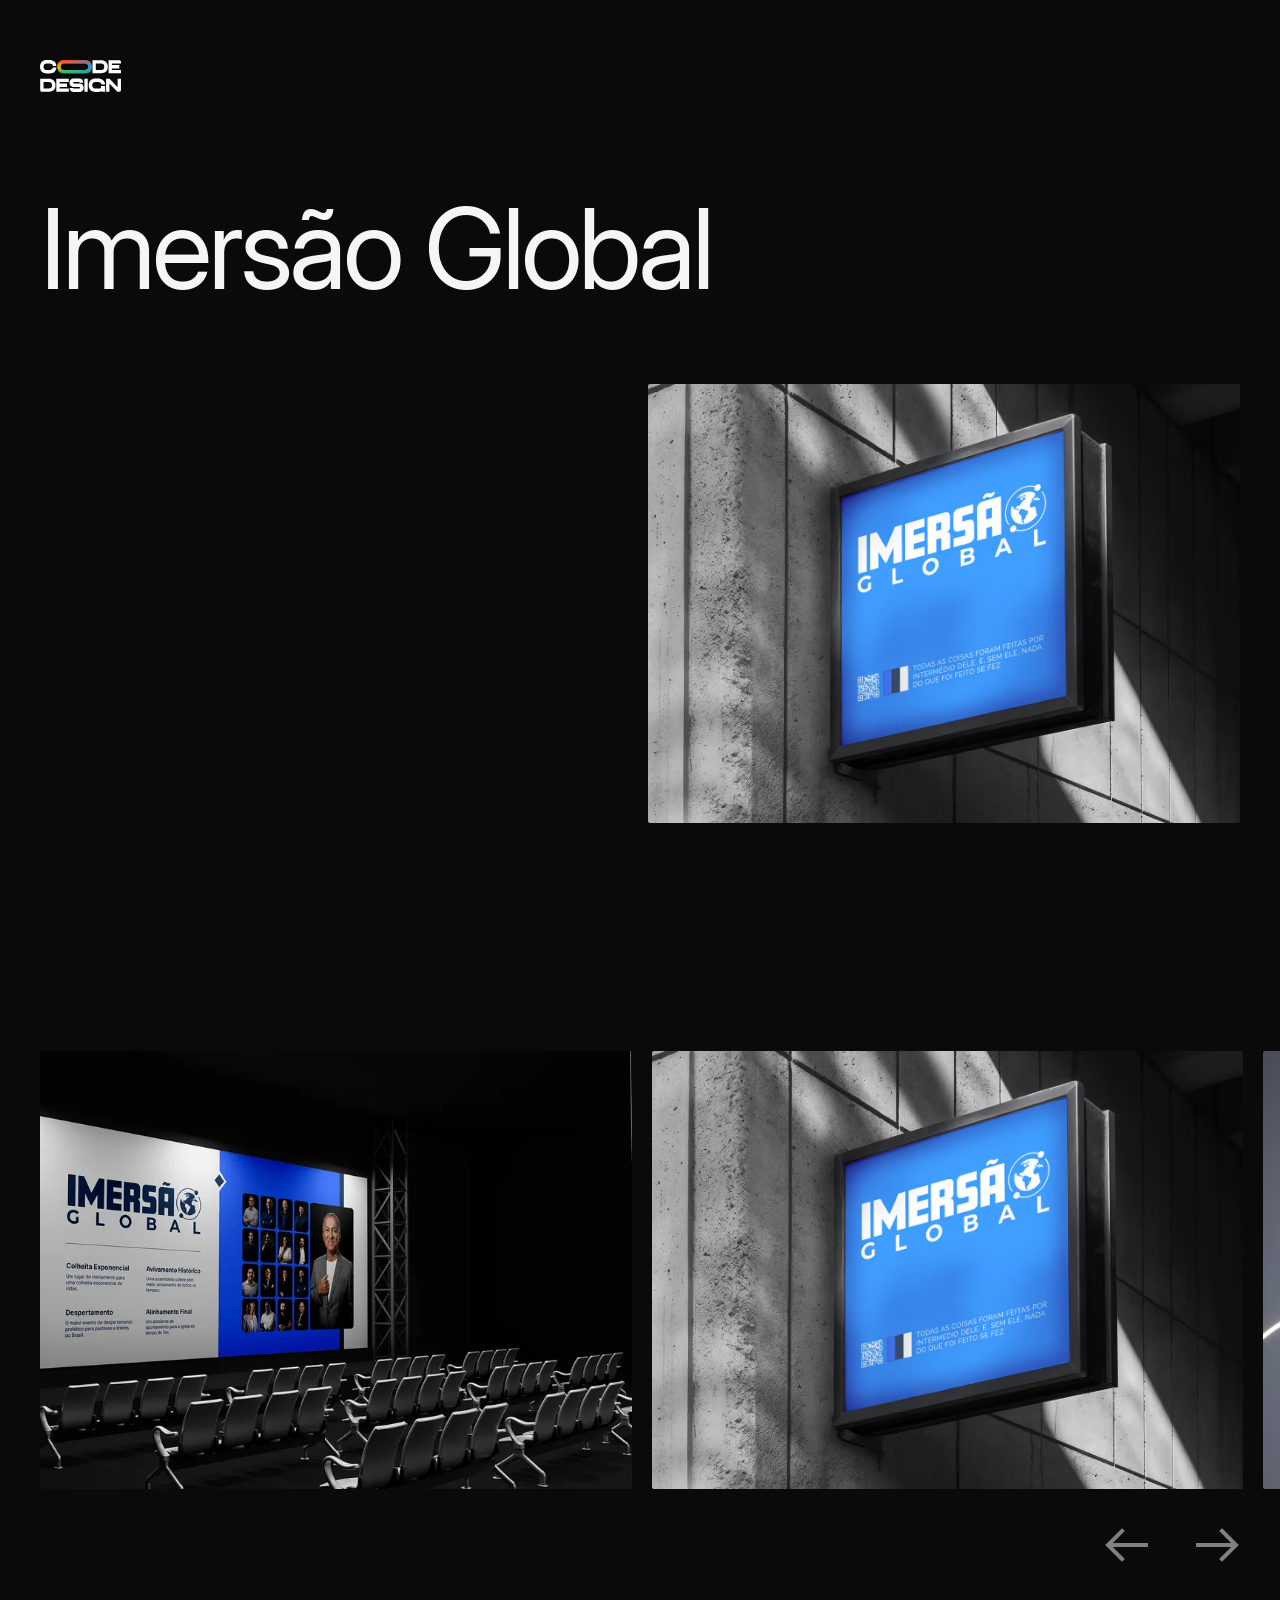
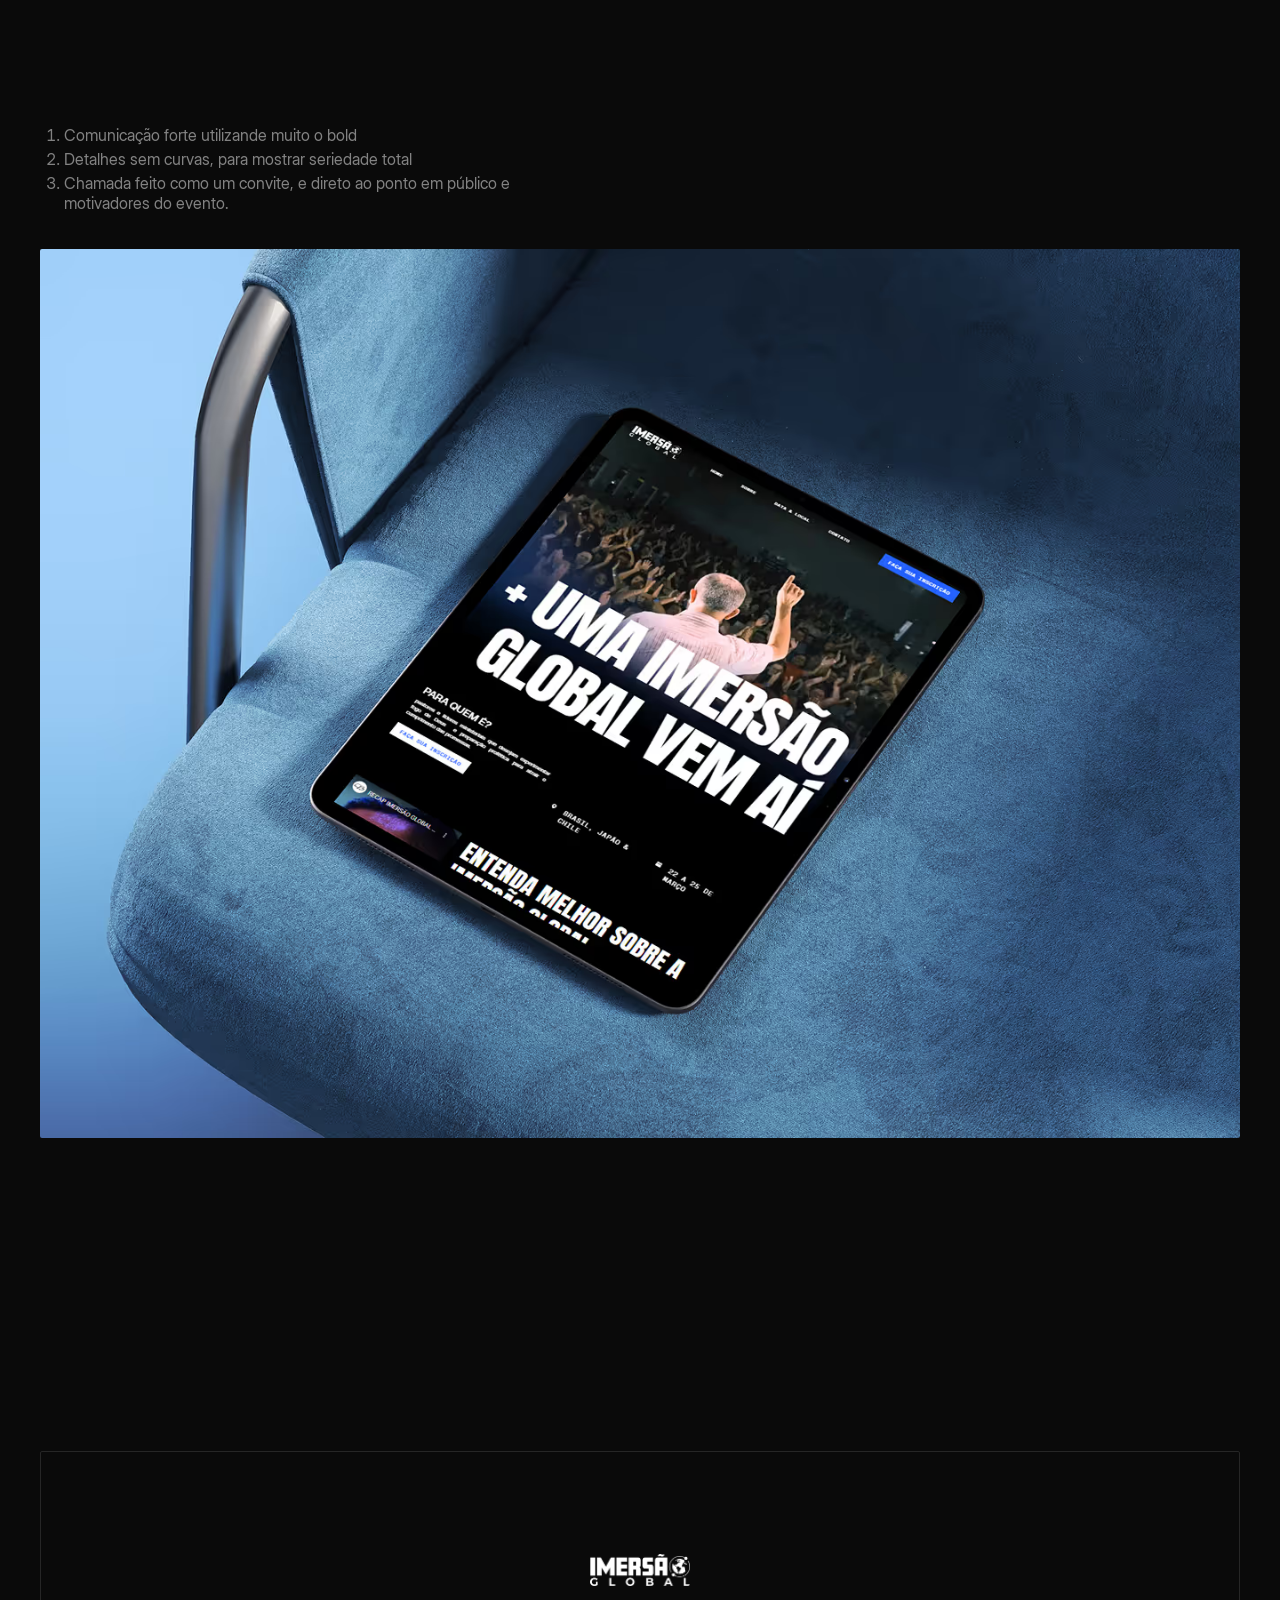
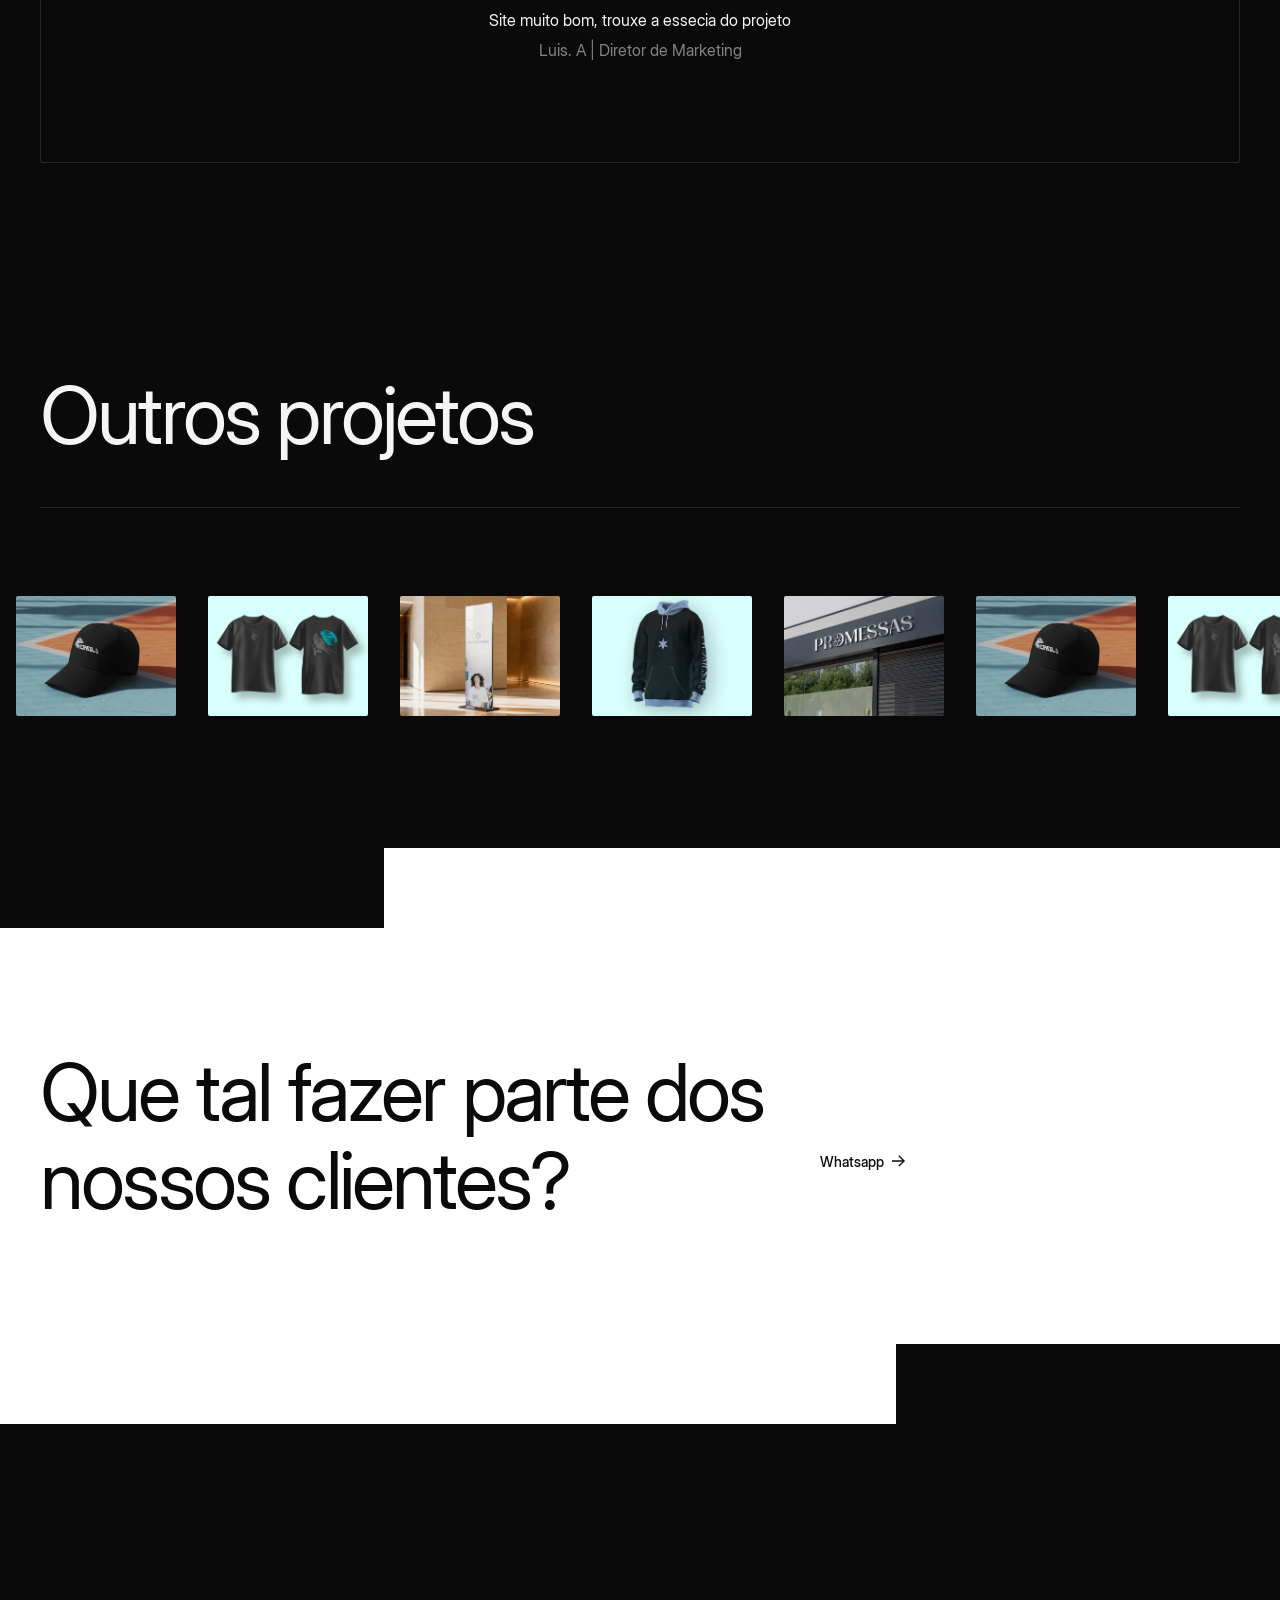
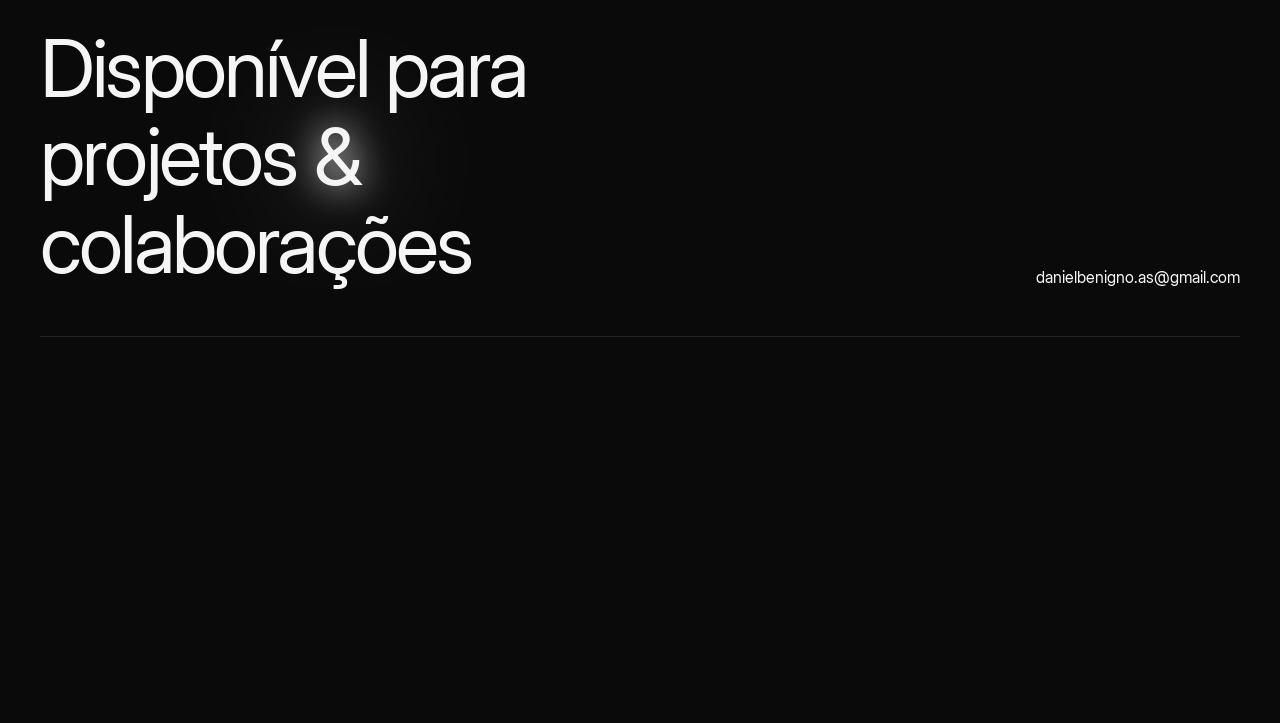
<file: projects/imersao-global.html>
<!DOCTYPE html><!--  This site was created in Webflow. https://webflow.com  --><!--  Last Published: Sat Mar 14 2026 17:04:41 GMT+0000 (Coordinated Universal Time)  -->
<html data-wf-page="698640ca6e1e6ef9b0c8fde4" data-wf-site="696d16bdbfe82777b9c3d969">
<head>
  <meta charset="utf-8">
  <title>Imersão-Global</title>
  <meta content="Discover the strategy, design decisions, and execution behind this project. Explore the process, visuals, challenges, and final results that shaped a meaningful digital experience." name="description">
  <meta content="Imersão-Global" property="og:title">
  <meta content="Discover the strategy, design decisions, and execution behind this project. Explore the process, visuals, challenges, and final results that shaped a meaningful digital experience." property="og:description">
  <meta content="https://cdn.prod.website-files.com/6908d5132b96c33fb6525a5f/691f56795fa3168cb9c4fb8c_Eclipsis-Open-Graph.webp" property="og:image">
  <meta content="Imersão-Global" property="twitter:title">
  <meta content="Discover the strategy, design decisions, and execution behind this project. Explore the process, visuals, challenges, and final results that shaped a meaningful digital experience." property="twitter:description">
  <meta content="https://cdn.prod.website-files.com/6908d5132b96c33fb6525a5f/691f56795fa3168cb9c4fb8c_Eclipsis-Open-Graph.webp" property="twitter:image">
  <meta property="og:type" content="website">
  <meta content="summary_large_image" name="twitter:card">
  <meta content="width=device-width, initial-scale=1" name="viewport">
  <meta content="Webflow" name="generator">
  <link href="../css/normalize.css" rel="stylesheet" type="text/css">
  <link href="../css/webflow.css" rel="stylesheet" type="text/css">
  <link href="../css/daniels-marvelous-site-117008.webflow.css" rel="stylesheet" type="text/css">
  <style>html.w-mod-js:not(.w-mod-ix3) :is([data-load-text], .nav_logo, .nav_menu_text, .nav_cta) {visibility: hidden !important;}</style>
  <script type="text/javascript">!function(o,c){var n=c.documentElement,t=" w-mod-";n.className+=t+"js",("ontouchstart"in o||o.DocumentTouch&&c instanceof DocumentTouch)&&(n.className+=t+"touch")}(window,document);</script>
  <link href="../images/favicon.jpg" rel="shortcut icon" type="image/x-icon">
  <link href="../images/webclip.jpg" rel="apple-touch-icon">
</head>
<body>
  <div class="page-wrapper">
    <div class="global-styles w-embed">
      <style>
/* Make text look crisper and more legible in all browsers */
body {
  -webkit-font-smoothing: antialiased;
  -moz-osx-font-smoothing: grayscale;
  font-smoothing: antialiased;
  text-rendering: optimizeLegibility;
}
/* Focus state style for keyboard navigation for the focusable elements */
*[tabindex]:focus-visible,
  input[type="file"]:focus-visible {
   outline: 0.125rem solid #4d65ff;
   outline-offset: 0.125rem;
}
/* Set color style to inherit */
.inherit-color * {
    color: inherit;
}
/* Get rid of top margin on first element in any rich text element */
.w-richtext > :not(div):first-child, .w-richtext > div:first-child > :first-child {
  margin-top: 0 !important;
}
/* Get rid of bottom margin on last element in any rich text element */
.w-richtext>:last-child, .w-richtext ol li:last-child, .w-richtext ul li:last-child {
	margin-bottom: 0 !important;
}
/* Make sure containers never lose their center alignment */
.container-medium,.container-small, .container-large {
	margin-right: auto !important;
  margin-left: auto !important;
}
/* 
Make the following elements inherit typography styles from the parent and not have hardcoded values. 
Important: You will not be able to style for example "All Links" in Designer with this CSS applied.
Uncomment this CSS to use it in the project. Leave this message for future hand-off.
*/
/*
a,
.w-input,
.w-select,
.w-tab-link,
.w-nav-link,
.w-dropdown-btn,
.w-dropdown-toggle,
.w-dropdown-link {
  color: inherit;
  text-decoration: inherit;
  font-size: inherit;
}
*/
/* Apply "..." after 3 lines of text */
.text-style-3lines {
	display: -webkit-box;
	overflow: hidden;
	-webkit-line-clamp: 3;
	-webkit-box-orient: vertical;
}
/* Apply "..." after 2 lines of text */
.text-style-2lines {
	display: -webkit-box;
	overflow: hidden;
	-webkit-line-clamp: 2;
	-webkit-box-orient: vertical;
}
/* These classes are never overwritten */
.hide {
  display: none !important;
}
@media screen and (max-width: 991px) {
    .hide, .hide-tablet {
        display: none !important;
    }
}
  @media screen and (max-width: 767px) {
    .hide-mobile-landscape{
      display: none !important;
    }
}
  @media screen and (max-width: 479px) {
    .hide-mobile{
      display: none !important;
    }
    .home-hero_title .float-right{float:none;}
}
.margin-0 {
  margin: 0rem !important;
}
.padding-0 {
  padding: 0rem !important;
}
.spacing-clean {
padding: 0rem !important;
margin: 0rem !important;
}
.margin-top {
  margin-right: 0rem !important;
  margin-bottom: 0rem !important;
  margin-left: 0rem !important;
}
.padding-top {
  padding-right: 0rem !important;
  padding-bottom: 0rem !important;
  padding-left: 0rem !important;
}
.margin-right {
  margin-top: 0rem !important;
  margin-bottom: 0rem !important;
  margin-left: 0rem !important;
}
.padding-right {
  padding-top: 0rem !important;
  padding-bottom: 0rem !important;
  padding-left: 0rem !important;
}
.margin-bottom {
  margin-top: 0rem !important;
  margin-right: 0rem !important;
  margin-left: 0rem !important;
}
.padding-bottom {
  padding-top: 0rem !important;
  padding-right: 0rem !important;
  padding-left: 0rem !important;
}
.margin-left {
  margin-top: 0rem !important;
  margin-right: 0rem !important;
  margin-bottom: 0rem !important;
}
.padding-left {
  padding-top: 0rem !important;
  padding-right: 0rem !important;
  padding-bottom: 0rem !important;
}
.margin-horizontal {
  margin-top: 0rem !important;
  margin-bottom: 0rem !important;
}
.padding-horizontal {
  padding-top: 0rem !important;
  padding-bottom: 0rem !important;
}
.margin-vertical {
  margin-right: 0rem !important;
  margin-left: 0rem !important;
}
.padding-vertical {
  padding-right: 0rem !important;
  padding-left: 0rem !important;
}
/* Custom CSS */
.wf-control {opacity:0;}
h1,h2,h3,h4,h5,h6{font-weight:400;}
.menu_button-mobile svg path{fill:currentColor;}
.navbar_projects-link:has(.w--current) {
  color:var(--_theme-colors---text--primary);
}
/* Project Marquee Animation*/
.projects_marquee-list {
  animation: marquee 40s linear infinite;
  animation-delay: 0.2s;
}
.projects_marquee:hover .projects_marquee-list {
  animation-play-state: paused;
}
@keyframes marquee {
  from {
    transform: translateX(0);
  }
  to {
    transform: translateX(-100%);
  }
}
/* Project Marquee Animation*/
.faq:first-child{padding-top:0; border:none;}
@media (max-width: 992px) {
	.menu_button-mobile{display:flex!important;}
  .menu_button-mobile.w--open .menu_button-icon{display:none;}
  .menu_button-mobile.w--open .menu_button-icon.is-close{display:block;}
}
</style>
    </div>
    <div data-animation="default" data-collapse="medium" data-duration="400" data-easing="ease" data-easing2="ease" data-doc-height="1" role="banner" class="nav w-nav">
      <div class="nav_component">
        <div class="padding-global">
          <div class="nav_container">
            <a href="../index.html" class="nav_brand w-nav-brand"><img src="../images/Logo.svg" loading="lazy" width="81" alt=""></a>
            <nav role="navigation" class="nav_menu-wrap w-nav-menu">
              <div class="nav_menu-content">
                <div class="nav_menu">
                  <a href="../index.html" class="nav_menu_text w-nav-link">Home</a>
                  <a href="../projetos.html" class="nav_menu_text w-nav-link">Projetos</a>
                  <a href="../pricing.html" class="nav_menu_text w-nav-link">Pacotes mensais</a>
                </div>
                <div class="nav_cta-mobile">
                  <div class="nav_menu-social">
                    <a data-load-text="" href="https://www.linkedin.com/" target="_blank" class="social_link">LinkedIn</a>
                  </div>
                  <a href="#" class="footer_contact-email"><span data-load-text="">Danielbenigno.as@gmail.com</span></a>
                </div>
              </div>
            </nav>
            <div class="overflow-hidden">
              <div class="nav_cta">
                <a data-w-id="19a55963-a69b-4345-a3b6-fef10cc48aab" href="https://wa.me/5573981904957?text=Ol%C3%A1%2C%20tudo%20bom%3F%20Gostaria%20de%20saber%20mais%20sobre%20seus%20servi%C3%A7os" target="_blank" class="button w-inline-block"><span class="text-size-sm">Whatsapp</span>
                  <div class="button_icon"><svg xmlns="http://www.w3.org/2000/svg" width="100%" viewbox="0 0 11 9" fill="none" class="icon-1x1-sm-minus">
                      <path d="M5.76953 8.91406L5.00391 8.14844L6.44629 6.71289C6.7334 6.42578 7.03418 6.13411 7.34863 5.83789C7.66309 5.53711 7.9707 5.24772 8.27148 4.96973C8.06185 4.97884 7.85221 4.98796 7.64258 4.99707C7.43294 5.00163 7.22331 5.00391 7.01367 5.00391H0V3.91016H7.01367C7.22331 3.91016 7.43294 3.91471 7.64258 3.92383C7.85221 3.92839 8.06185 3.93522 8.27148 3.94434C7.9707 3.66634 7.66309 3.37923 7.34863 3.08301C7.03418 2.78223 6.7334 2.48828 6.44629 2.20117L5.00391 0.765625L5.76953 0L10.2266 4.45703L5.76953 8.91406Z" fill="currentColor"></path>
                    </svg><svg xmlns="http://www.w3.org/2000/svg" width="100%" viewbox="0 0 11 9" fill="none" class="icon-1x1-sm-minus">
                      <path d="M5.76953 8.91406L5.00391 8.14844L6.44629 6.71289C6.7334 6.42578 7.03418 6.13411 7.34863 5.83789C7.66309 5.53711 7.9707 5.24772 8.27148 4.96973C8.06185 4.97884 7.85221 4.98796 7.64258 4.99707C7.43294 5.00163 7.22331 5.00391 7.01367 5.00391H0V3.91016H7.01367C7.22331 3.91016 7.43294 3.91471 7.64258 3.92383C7.85221 3.92839 8.06185 3.93522 8.27148 3.94434C7.9707 3.66634 7.66309 3.37923 7.34863 3.08301C7.03418 2.78223 6.7334 2.48828 6.44629 2.20117L5.00391 0.765625L5.76953 0L10.2266 4.45703L5.76953 8.91406Z" fill="currentColor"></path>
                    </svg></div>
                </a>
              </div>
            </div>
            <div class="menu_button-mobile w-nav-button"><svg data-w-id="161a934a-7f4c-e2c4-fb4d-adb0cd07892f" xmlns="http://www.w3.org/2000/svg" width="100%" viewbox="0 0 24 24" fill="none" class="menu_button-icon">
                <path fill-rule="evenodd" clip-rule="evenodd" d="M3 6.75C3 6.33579 3.33579 6 3.75 6H20.25C20.6642 6 21 6.33579 21 6.75C21 7.16421 20.6642 7.5 20.25 7.5H3.75C3.33579 7.5 3 7.16421 3 6.75ZM3 12C3 11.5858 3.33579 11.25 3.75 11.25H20.25C20.6642 11.25 21 11.5858 21 12C21 12.4142 20.6642 12.75 20.25 12.75H3.75C3.33579 12.75 3 12.4142 3 12ZM11.25 17.25C11.25 16.8358 11.5858 16.5 12 16.5H20.25C20.6642 16.5 21 16.8358 21 17.25C21 17.6642 20.6642 18 20.25 18H12C11.5858 18 11.25 17.6642 11.25 17.25Z" fill="currentColor"></path>
              </svg><svg xmlns="http://www.w3.org/2000/svg" width="100%" viewbox="0 0 24 24" fill="none" class="menu_button-icon is-close">
                <path d="M20.25 3.75L3.75 20.25" stroke="currentColor" stroke-width="2" stroke-linejoin="round"></path>
                <path d="M20.25 20.25L3.75 3.75" stroke="currentColor" stroke-width="2" stroke-linejoin="round"></path>
              </svg></div>
          </div>
        </div>
      </div>
    </div>
    <main class="main-wrapper">
      <header class="section_project-details">
        <div class="padding-global">
          <div class="container-large">
            <div class="project-details_component">
              <h1 data-w-id="1ecd684e-a9d3-d6ea-c2e0-7454c5079bb0" class="heading-style-h1">Imersão Global</h1>
              <div class="project-details_content">
                <div class="project-details_description">
                  <p data-load-text="" class="text-size-md">Projeto de identidade visual com logo inspirada na promessa de Deus, tendo como base a estrela de Davi. Criamos um símbolo que representa essa estrela de forma moderna, voltado para atrair o público jovem. Minimalismo em destaque, acompanhado de um Brand Kit agradável e de uma simplicidade envolvente.</p>
                  <div class="project-details_info">
                    <div data-load-text="" class="project-details_info-block"><span class="text-size-md">Client</span>
                      <h2 class="text-size-md text-color-secondary letter-spacing-normal">Imersão Global | by: Emmerson</h2>
                    </div>
                    <div data-load-text="" class="project-details_info-block"><span class="text-size-md">Role</span>
                      <h3 class="text-size-md text-color-secondary letter-spacing-normal">Visual Direction</h3>
                    </div>
                    <div data-load-text="" class="project-details_info-block"><span class="text-size-md">Tools</span>
                      <h3 class="text-size-md text-color-secondary letter-spacing-normal">Figma, Photoshop, NB, Webflow</h3>
                    </div>
                  </div>
                </div>
                <div class="project-details_visual"><img src="../images/Projetos-Imersao-04.avif" loading="lazy" data-w-id="1ecd684e-a9d3-d6ea-c2e0-7454c5079bc7" alt="" sizes="(max-width: 1350px) 100vw, 1350px" srcset="../images/Projetos-Imersao-04-p-500.avif 500w, ../images/Projetos-Imersao-04-p-800.avif 800w, ../images/Projetos-Imersao-04-p-1080.avif 1080w, ../images/Projetos-Imersao-04.avif 1350w" class="project-details_image"></div>
              </div>
            </div>
          </div>
        </div>
      </header>
      <section class="section_project-galerry">
        <div class="padding-global">
          <div class="container-large">
            <div class="project-galerry_component"><span data-load-text="" class="text-size-md">Visual journey</span>
              <div data-delay="4000" data-animation="slide" class="slider w-slider" data-autoplay="false" data-easing="ease" data-hide-arrows="false" data-disable-swipe="true" data-w-id="3160ecfa-7aed-c819-f8e3-d88aceb05418" data-autoplay-limit="0" data-nav-spacing="0" data-duration="500" data-infinite="false">
                <div class="overflow-visible w-slider-mask">
                  <div class="slide_item is-gallery w-slide"><img src="../images/Projetos-Imersao-02.avif" loading="lazy" width="632" height="474" alt="" srcset="../images/Projetos-Imersao-02-p-500.avif 500w, ../images/Projetos-Imersao-02-p-800.avif 800w, ../images/Projetos-Imersao-02.avif 1350w" sizes="(max-width: 767px) 100vw, 632px" class="full-image"></div>
                  <div class="slide_item is-gallery w-slide"><img src="../images/Projetos-Imersao-04.avif" loading="lazy" width="632" height="474" alt="" srcset="../images/Projetos-Imersao-04-p-500.avif 500w, ../images/Projetos-Imersao-04-p-800.avif 800w, ../images/Projetos-Imersao-04.avif 1350w" sizes="(max-width: 767px) 100vw, 632px" class="full-image"></div>
                  <div class="slide_item is-gallery w-slide"><img src="../images/Projetos-Imersao-01.avif" loading="lazy" width="632" height="474" alt="" srcset="../images/Projetos-Imersao-01-p-500.avif 500w, ../images/Projetos-Imersao-01.avif 1350w" sizes="(max-width: 767px) 100vw, 632px" class="full-image"></div>
                  <div class="slide_item is-gallery w-slide"><img src="../images/Projetos-Imersao-05.avif" loading="lazy" width="632" height="474" alt="" srcset="../images/Projetos-Imersao-05-p-500.avif 500w, ../images/Projetos-Imersao-05-p-800.avif 800w, ../images/Projetos-Imersao-05.avif 1350w" sizes="(max-width: 767px) 100vw, 632px" class="full-image"></div>
                </div>
                <div class="slider_arrow is-left w-slider-arrow-left"><svg xmlns="http://www.w3.org/2000/svg" width="100%" viewbox="0 0 48 48" fill="none">
                    <path d="M44 24H4" stroke="currentColor" stroke-width="4" stroke-miterlimit="10"></path>
                    <path d="M18 38L4 24L18 10" stroke="currentColor" stroke-width="4" stroke-miterlimit="10" stroke-linecap="square"></path>
                  </svg></div>
                <div class="slider_arrow w-slider-arrow-right"><svg xmlns="http://www.w3.org/2000/svg" width="100%" viewbox="0 0 48 48" fill="none">
                    <path d="M4 24H44" stroke="currentColor" stroke-width="4" stroke-miterlimit="10"></path>
                    <path d="M30 10L44 24L30 38" stroke="currentColor" stroke-width="4" stroke-miterlimit="10" stroke-linecap="square"></path>
                  </svg></div>
                <div class="hide w-slider-nav"></div>
              </div>
              <div class="project-info_component">
                <h2 data-load-text="" class="heading-style-h6">Uma chamda de impacto</h2>
                <p data-load-text="" class="text-size-md text-color-secondary">Projeto sensacional, não apenas na criação de brand e identidade, mas também no desenvolvimento do site, com um vídeo de capa reunindo todos os momentos marcantes do projeto.</p>
                <div class="margin-top margin-small">
                  <ol role="list" class="overflow-hidden">
                    <li data-w-id="30caaf06-854c-b754-f9c8-ebb118b7b6e3" class="text-size-md text-color-secondary">Comunicação forte utilizande muito o bold</li>
                    <li data-w-id="e29bf8fb-6ddc-0b36-d76c-325203b98ab9" class="text-size-md text-color-secondary">Detalhes sem curvas, para mostrar seriedade total</li>
                    <li data-w-id="ed15589e-fe87-fe4a-7b78-aa9eba0ce45c" class="text-size-md text-color-secondary">Chamada feito como um convite, e direto ao ponto em público e motivadores do evento.</li>
                  </ol>
                </div>
              </div><img src="../images/Projetos-Imersao-06.avif" loading="lazy" width="1280" height="720" alt="" data-w-id="31f8af1c-fc8a-0e8f-5dc7-3270e00ec91f" class="full-image">
              <div class="project-info_component">
                <h2 data-load-text="" class="heading-style-h6">Resultado</h2>
                <p data-load-text="" class="text-size-md text-color-secondary">Uma marca de impacto pronta parar conquistar o mundo, direta ao ponto e com elementos que condizem com seu público.</p>
              </div>
            </div>
          </div>
        </div>
      </section>
      <section>
        <div class="padding-global">
          <div class="container-large">
            <div data-w-id="f3717917-d441-6155-27ff-013e8be2dfba" class="testimonials_wrap">
              <div class="testimonial_card"><img src="../images/Prrojetos-imersao-logo.png" loading="lazy" alt="" height="32" class="testimonial_logo">
                <div class="testimonial_content">
                  <p class="text-size-md">Site muito bom, trouxe a essecia do projeto </p><span class="text-color-secondary">Luis. A | Diretor de Marketing</span>
                </div>
              </div>
            </div>
          </div>
        </div>
      </section>
      <section class="section_next-project">
        <div class="padding-global">
          <div class="container-large">
            <div class="basic_heading">
              <h2 class="heading-style-h2">Outros projetos</h2>
            </div>
          </div>
        </div>
        <div data-w-id="6c12aad8-8172-3415-5bf4-3669295ad955">
          <div class="projects_marquee">
            <div class="projects_marquee-list">
              <a aria-label="project item link" href="../projetos.html" class="projects_marquee-item w-inline-block"><img src="../images/Project-Thumbnail-1.avif" loading="lazy" alt="Iced coffee in a clear plastic cup with swirling milk and ice cubes splashing at the top." class="project_marquee-img"></a>
              <a aria-label="project item link" href="../projetos.html" class="projects_marquee-item w-inline-block"><img src="../images/Project-Thumbnail-2.jpg" loading="lazy" alt="Green puffer jacket floating against a light gray background." sizes="(max-width: 1350px) 100vw, 1350px" srcset="../images/804c74dba9da318bf27157134a2e518c_Project-Thumbnail-2-p-500.jpg 500w, ../images/804c74dba9da318bf27157134a2e518c_Project-Thumbnail-2-p-800.jpg 800w, ../images/804c74dba9da318bf27157134a2e518c_Project-Thumbnail-2-p-1080.jpg 1080w, ../images/Project-Thumbnail-2.jpg 1350w" class="project_marquee-img"></a>
              <a aria-label="project item link" href="../projetos.html" class="projects_marquee-item w-inline-block"><img src="../images/Project-Thumb-3.avif" loading="lazy" alt="Minimalist over-ear wireless headphones in a soft pink finish, shown floating against a neutral background with fabric ear cushions." class="project_marquee-img"></a>
              <a aria-label="project item link" href="../projetos.html" class="projects_marquee-item w-inline-block"><img src="../images/Project-Thumbnail-4.avif" loading="lazy" alt="Orange and gray knitted beanie floating over a soft blue background." class="project_marquee-img"></a>
              <a aria-label="project item link" href="../projetos.html" class="projects_marquee-item w-inline-block"><img src="../images/Project-Thumbnail-5.avif" loading="lazy" alt="Black sport bottle with a bamboo lid placed on a gray surface, casting a soft shadow." class="project_marquee-img"></a>
            </div>
            <div class="projects_marquee-list">
              <a aria-label="project item link" href="../projetos.html" class="projects_marquee-item w-inline-block"><img src="../images/Project-Thumbnail-1.avif" loading="lazy" alt="Iced coffee in a clear plastic cup with swirling milk and ice cubes splashing at the top." class="project_marquee-img"></a>
              <a aria-label="project item link" href="../projetos.html" class="projects_marquee-item w-inline-block"><img src="../images/Project-Thumbnail-2.jpg" loading="lazy" alt="Green puffer jacket floating against a light gray background." sizes="(max-width: 1350px) 100vw, 1350px" srcset="../images/804c74dba9da318bf27157134a2e518c_Project-Thumbnail-2-p-500.jpg 500w, ../images/804c74dba9da318bf27157134a2e518c_Project-Thumbnail-2-p-800.jpg 800w, ../images/804c74dba9da318bf27157134a2e518c_Project-Thumbnail-2-p-1080.jpg 1080w, ../images/Project-Thumbnail-2.jpg 1350w" class="project_marquee-img"></a>
              <a aria-label="project item link" href="../projetos.html" class="projects_marquee-item w-inline-block"><img src="../images/Project-Thumb-3.avif" loading="lazy" alt="Minimalist over-ear wireless headphones in a soft pink finish, shown floating against a neutral background with fabric ear cushions." class="project_marquee-img"></a>
              <a aria-label="project item link" href="../projetos.html" class="projects_marquee-item w-inline-block"><img src="../images/Project-Thumbnail-4.avif" loading="lazy" alt="Orange and gray knitted beanie floating over a soft blue background." class="project_marquee-img"></a>
              <a aria-label="project item link" href="../projetos.html" class="projects_marquee-item w-inline-block"><img src="../images/Project-Thumbnail-5.avif" loading="lazy" alt="Black sport bottle with a bamboo lid placed on a gray surface, casting a soft shadow." class="project_marquee-img"></a>
            </div>
            <div class="projects_marquee-list">
              <a aria-label="project item link" href="../projetos.html" class="projects_marquee-item w-inline-block"><img src="../images/Project-Thumbnail-1.avif" loading="lazy" alt="Iced coffee in a clear plastic cup with swirling milk and ice cubes splashing at the top." class="project_marquee-img"></a>
              <a aria-label="project item link" href="../projetos.html" class="projects_marquee-item w-inline-block"><img src="../images/Project-Thumbnail-2.jpg" loading="lazy" alt="Green puffer jacket floating against a light gray background." sizes="(max-width: 1350px) 100vw, 1350px" srcset="../images/804c74dba9da318bf27157134a2e518c_Project-Thumbnail-2-p-500.jpg 500w, ../images/804c74dba9da318bf27157134a2e518c_Project-Thumbnail-2-p-800.jpg 800w, ../images/804c74dba9da318bf27157134a2e518c_Project-Thumbnail-2-p-1080.jpg 1080w, ../images/Project-Thumbnail-2.jpg 1350w" class="project_marquee-img"></a>
              <a aria-label="project item link" href="../projetos.html" class="projects_marquee-item w-inline-block"><img src="../images/Project-Thumb-3.avif" loading="lazy" alt="Minimalist over-ear wireless headphones in a soft pink finish, shown floating against a neutral background with fabric ear cushions." class="project_marquee-img"></a>
              <a aria-label="project item link" href="../projetos.html" class="projects_marquee-item w-inline-block"><img src="../images/Project-Thumbnail-4.avif" loading="lazy" alt="Orange and gray knitted beanie floating over a soft blue background." class="project_marquee-img"></a>
              <a aria-label="project item link" href="../projetos.html" class="projects_marquee-item w-inline-block"><img src="../images/Project-Thumbnail-5.avif" loading="lazy" alt="Black sport bottle with a bamboo lid placed on a gray surface, casting a soft shadow." class="project_marquee-img"></a>
            </div>
          </div>
        </div>
      </section>
      <section class="cta">
        <div data-wf--rectangle-background--position="top-left" class="rectangle_wrap">
          <div data-wf--rectangle-shape--variant="light" class="rectangle_shape w-variant-5bf2dcb1-e8c1-b1f1-033d-4af6b1cf8283"></div>
        </div>
        <div class="theme-color-light">
          <div class="background-color-primary">
            <div class="padding-global padding-section-large">
              <div class="container-large">
                <div class="cta_component">
                  <div class="cta_title">
                    <h2 class="heading-style-h2">Que tal fazer parte dos nossos clientes?</h2>
                  </div>
                  <div class="cta_content">
                    <p data-load-text="" class="text-color-secondary">Estar entre os melhores esta a um clique de distância</p>
                    <div class="overflow-hidden">
                      <div data-w-id="c0542d7b-d4c9-d424-f9e7-cfbd7003dff5">
                        <a data-w-id="19a55963-a69b-4345-a3b6-fef10cc48aab" href="https://www.google.com/search?q=https://wa.me/5573981904957%3Ftext%3DOl%25C3%25A1%252C%2520tudo%2520bom%253F%2520Gostaria%2520de%2520saber%2520mais%2520sobre%2520seus%2520servi%25C3%25A7os" target="_blank" class="button w-inline-block"><span class="text-size-sm">Whatsapp</span>
                          <div class="button_icon"><svg xmlns="http://www.w3.org/2000/svg" width="100%" viewbox="0 0 11 9" fill="none" class="icon-1x1-sm-minus">
                              <path d="M5.76953 8.91406L5.00391 8.14844L6.44629 6.71289C6.7334 6.42578 7.03418 6.13411 7.34863 5.83789C7.66309 5.53711 7.9707 5.24772 8.27148 4.96973C8.06185 4.97884 7.85221 4.98796 7.64258 4.99707C7.43294 5.00163 7.22331 5.00391 7.01367 5.00391H0V3.91016H7.01367C7.22331 3.91016 7.43294 3.91471 7.64258 3.92383C7.85221 3.92839 8.06185 3.93522 8.27148 3.94434C7.9707 3.66634 7.66309 3.37923 7.34863 3.08301C7.03418 2.78223 6.7334 2.48828 6.44629 2.20117L5.00391 0.765625L5.76953 0L10.2266 4.45703L5.76953 8.91406Z" fill="currentColor"></path>
                            </svg><svg xmlns="http://www.w3.org/2000/svg" width="100%" viewbox="0 0 11 9" fill="none" class="icon-1x1-sm-minus">
                              <path d="M5.76953 8.91406L5.00391 8.14844L6.44629 6.71289C6.7334 6.42578 7.03418 6.13411 7.34863 5.83789C7.66309 5.53711 7.9707 5.24772 8.27148 4.96973C8.06185 4.97884 7.85221 4.98796 7.64258 4.99707C7.43294 5.00163 7.22331 5.00391 7.01367 5.00391H0V3.91016H7.01367C7.22331 3.91016 7.43294 3.91471 7.64258 3.92383C7.85221 3.92839 8.06185 3.93522 8.27148 3.94434C7.9707 3.66634 7.66309 3.37923 7.34863 3.08301C7.03418 2.78223 6.7334 2.48828 6.44629 2.20117L5.00391 0.765625L5.76953 0L10.2266 4.45703L5.76953 8.91406Z" fill="currentColor"></path>
                            </svg></div>
                        </a>
                      </div>
                    </div>
                  </div>
                </div>
              </div>
            </div>
          </div>
        </div>
        <div data-wf--rectangle-background--position="bottom-right" class="rectangle_wrap w-variant-7c3e154f-11b3-7653-d062-3f526a4f801e">
          <div data-wf--rectangle-shape--variant="light" class="rectangle_shape w-variant-5bf2dcb1-e8c1-b1f1-033d-4af6b1cf8283"></div>
        </div>
      </section>
    </main>
    <footer class="footer">
      <div class="padding-global">
        <div class="container-large">
          <div class="footer_component">
            <div class="footer_content">
              <div class="footer_title">
                <h2 class="heading-style-h2">Disponível para projetos <span class="text-light">&amp;</span> colaborações</h2>
              </div>
              <div class="footer_contact">
                <div class="max-width-xsmall">
                  <p data-load-text="" class="text-size-md">Seja projeto de site, marca, social, ou video, estou aqui a seu dispor.</p>
                </div>
                <a href="mailto:Danielbenigno.as@gmail.com" class="footer_contact-email">danielbenigno.as@gmail.com</a>
              </div>
            </div>
            <div class="footer_links">
              <div class="footer_legal-links">
                <div class="footer_brand">
                  <div data-load-text=""><img src="../images/Logo.svg" loading="lazy" alt=""></div>
                </div>
              </div>
              <div class="footer_copyright"><span data-load-text="" class="text-size-sm">© 2026 All rights reserved.</span><span data-load-text="" class="text-size-sm">Obrigado por ler até aqui.</span></div>
            </div>
          </div>
        </div>
      </div>
    </footer>
  </div>
  <script src="https://d3e54v103j8qbb.cloudfront.net/js/jquery-3.5.1.min.dc5e7f18c8.js?site=696d16bdbfe82777b9c3d969" type="text/javascript" integrity="sha256-9/aliU8dGd2tb6OSsuzixeV4y/faTqgFtohetphbbj0=" crossorigin="anonymous"></script>
  <script src="../js/webflow.js" type="text/javascript"></script>
  <script src="https://cdn.prod.website-files.com/gsap/3.14.2/gsap.min.js" type="text/javascript"></script>
  <script src="https://cdn.prod.website-files.com/gsap/3.14.2/SplitText.min.js" type="text/javascript"></script>
  <script src="https://cdn.prod.website-files.com/gsap/3.14.2/ScrollTrigger.min.js" type="text/javascript"></script>
</body>
</html>
</file>
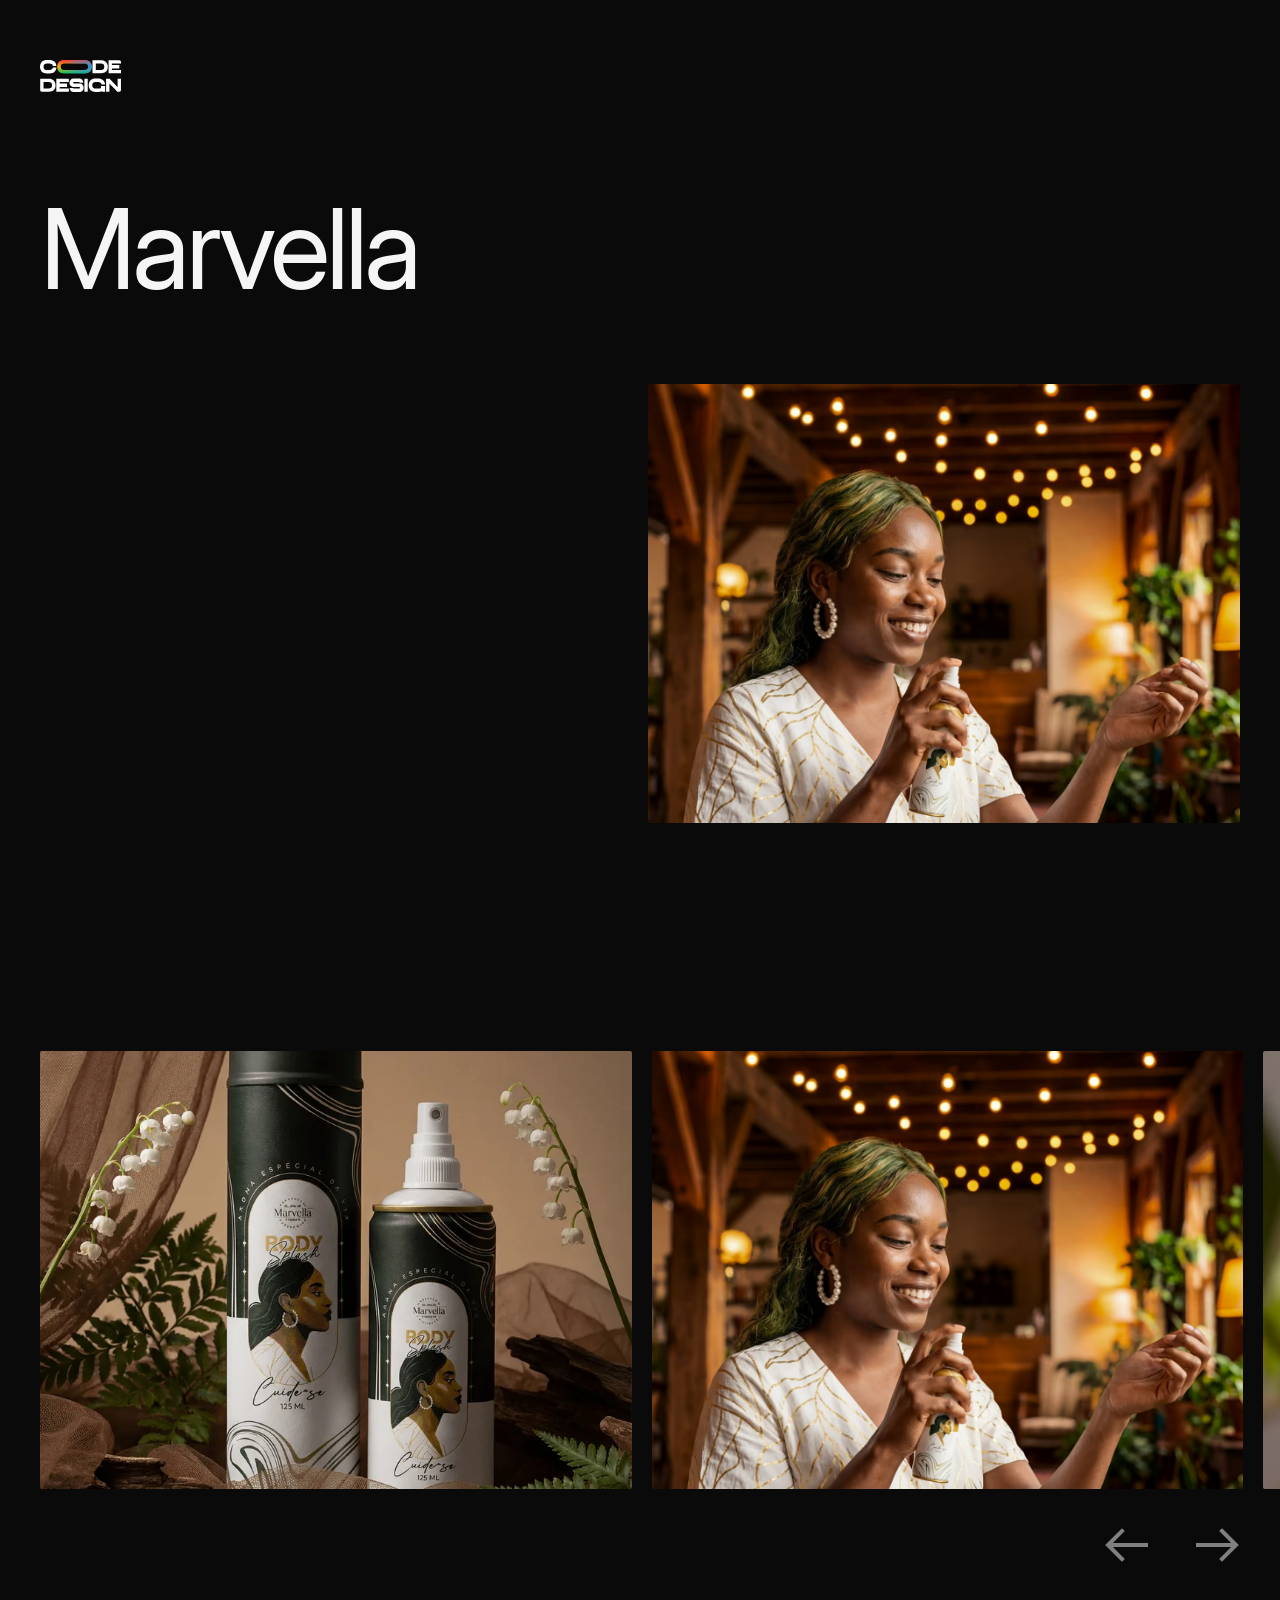
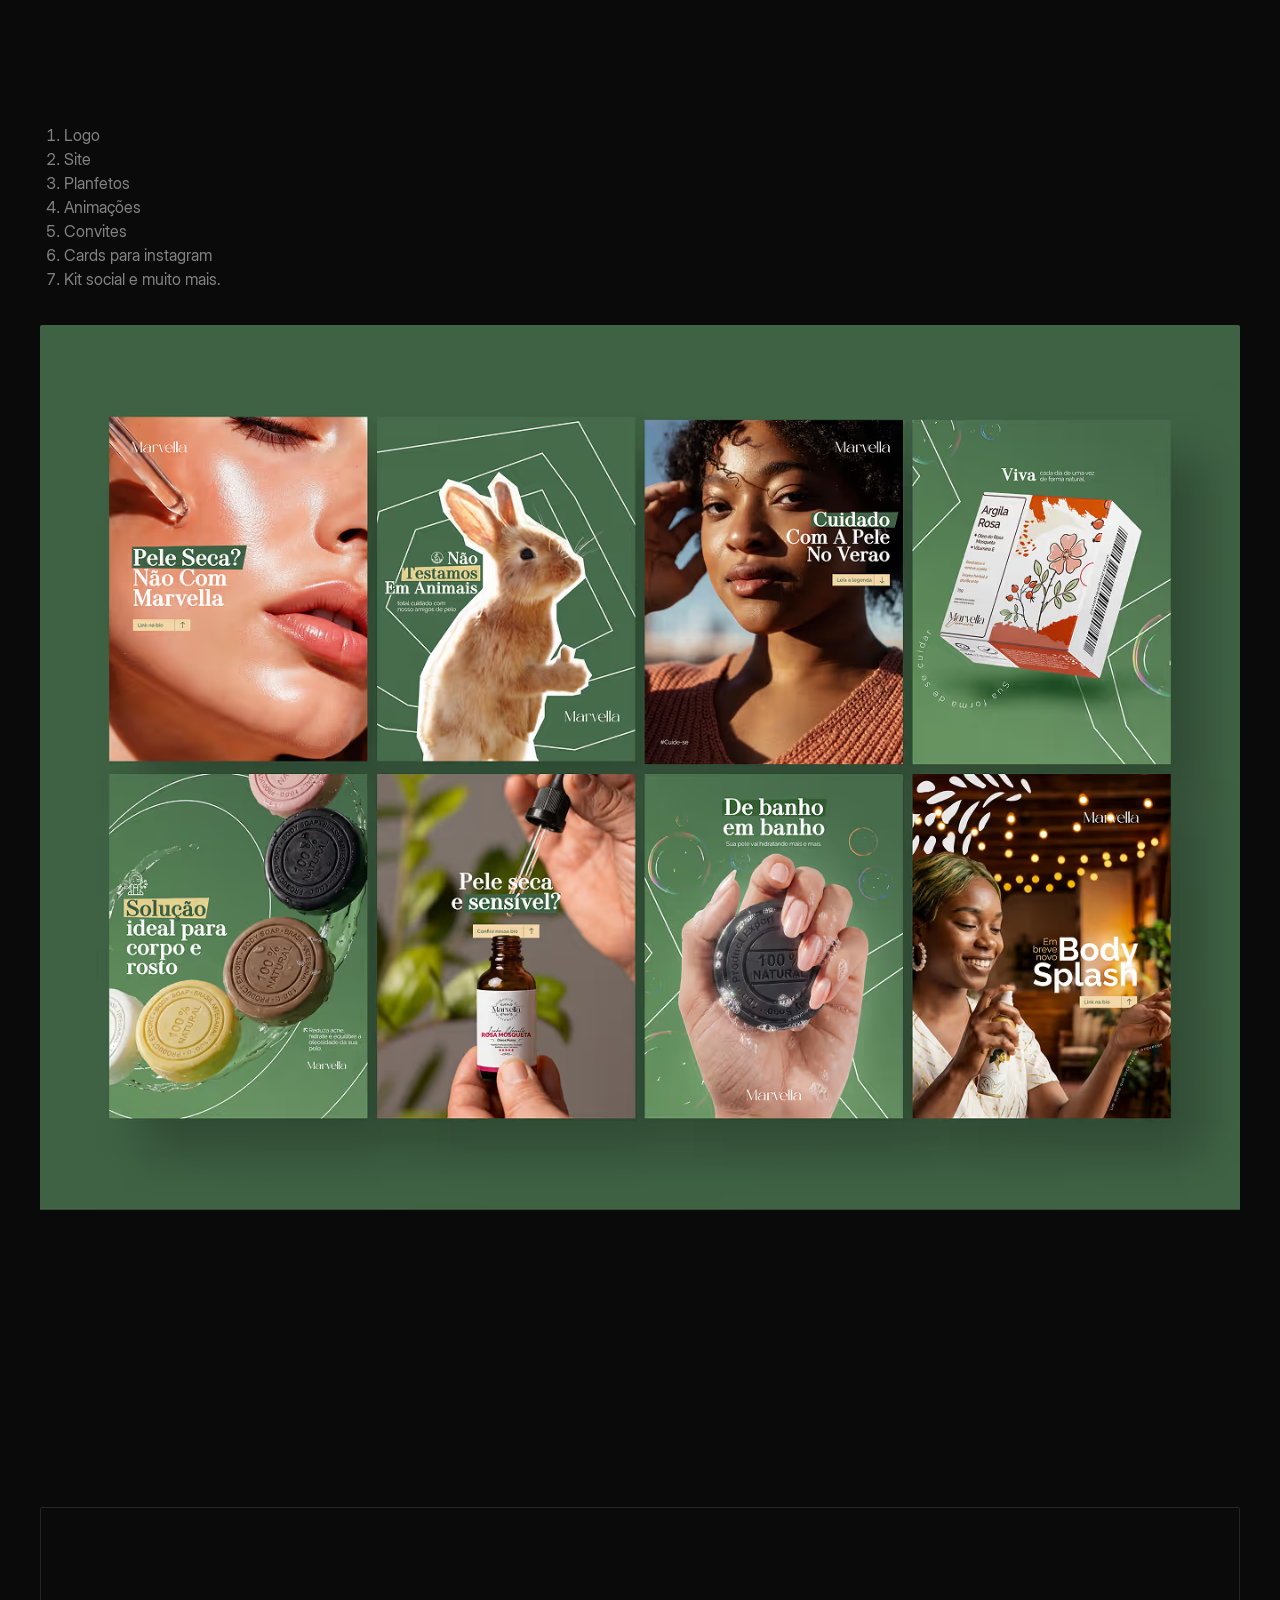
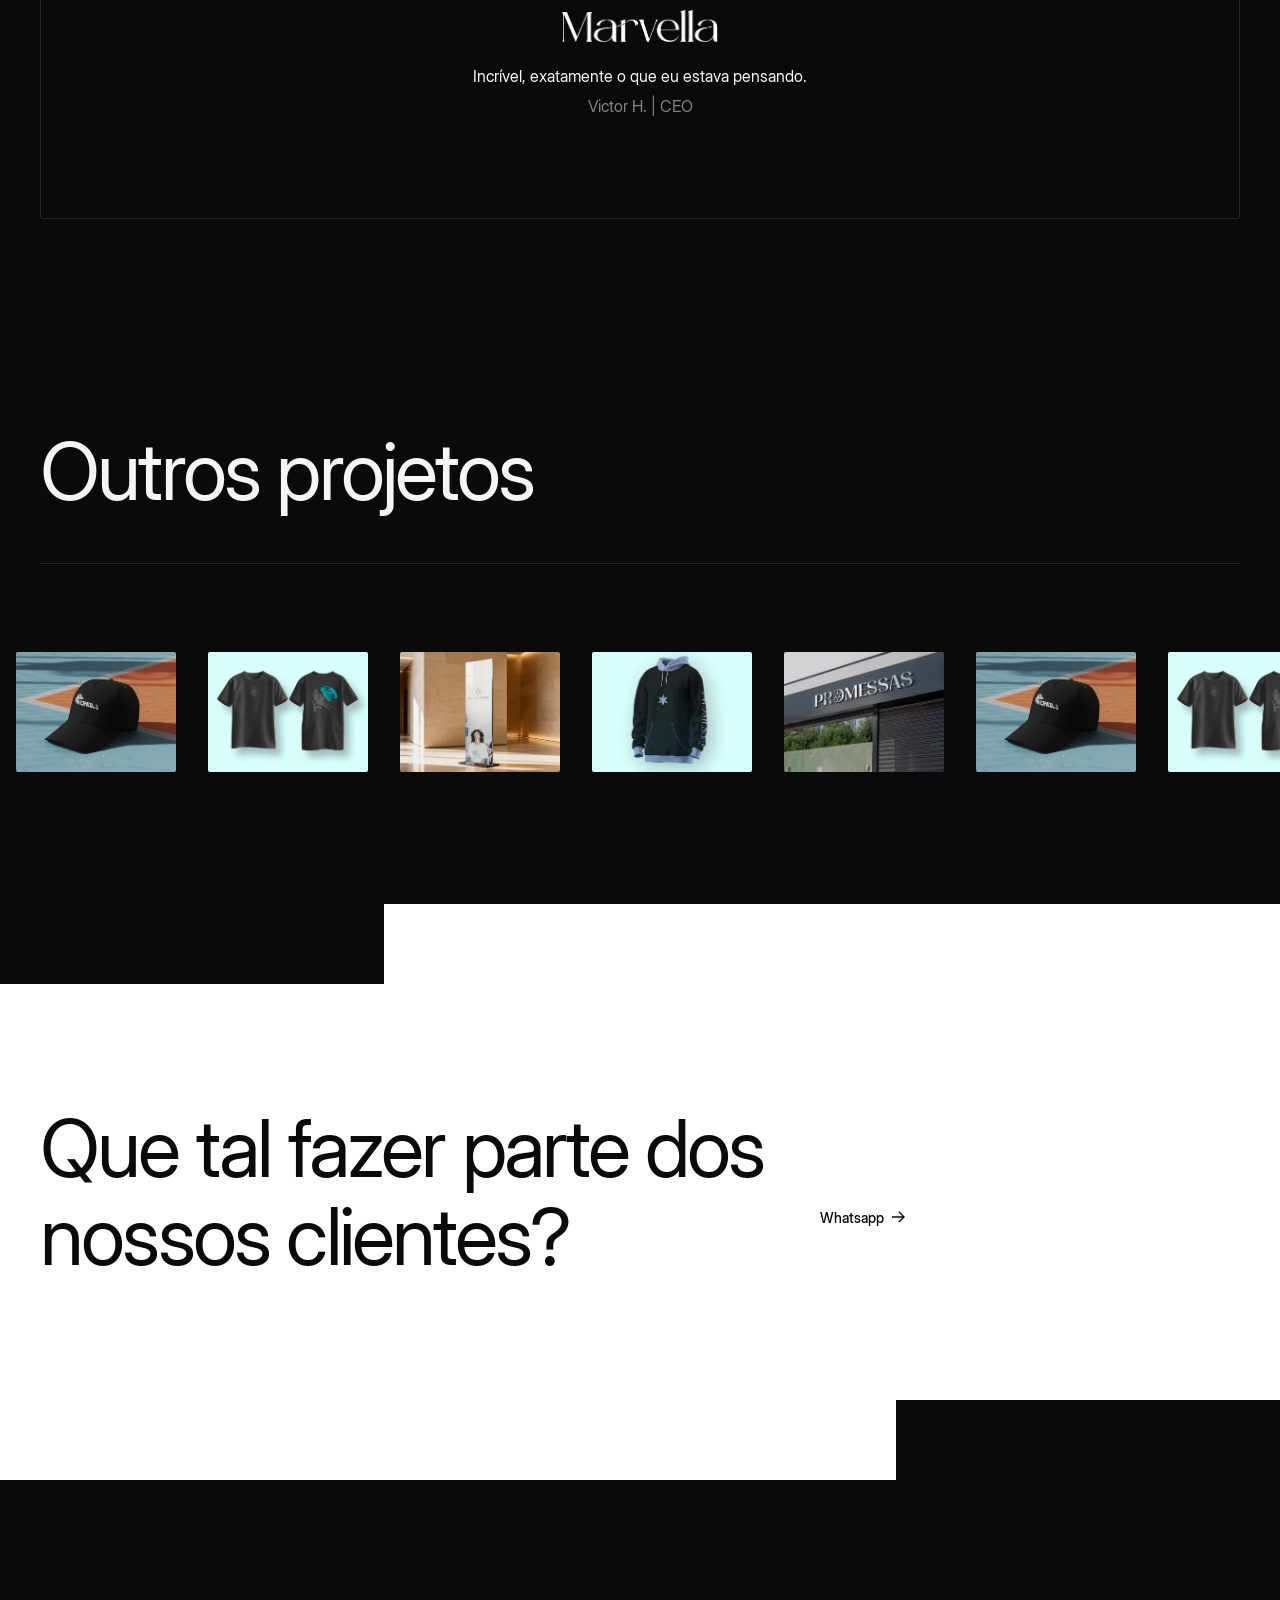
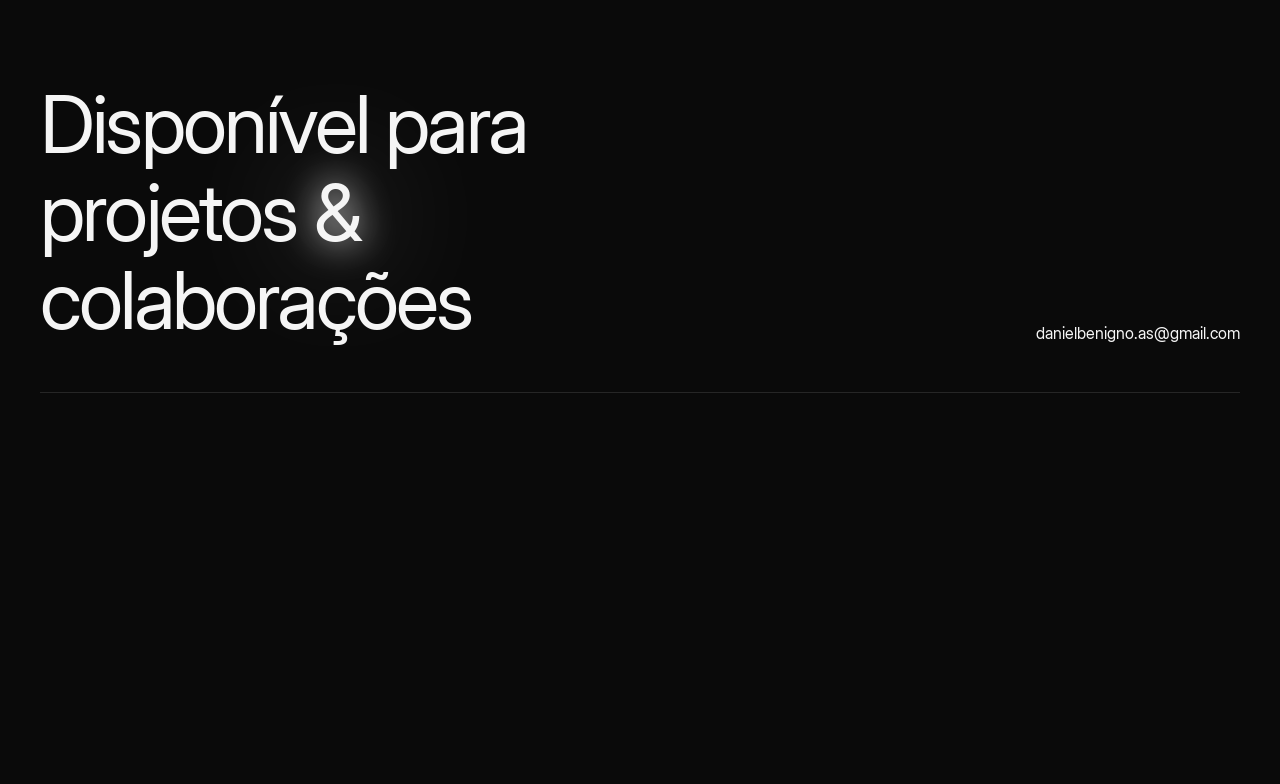
<file: projects/marvella.html>
<!DOCTYPE html><!--  This site was created in Webflow. https://webflow.com  --><!--  Last Published: Sat Mar 14 2026 17:04:41 GMT+0000 (Coordinated Universal Time)  -->
<html data-wf-page="69b062bd87312b23888e4b07" data-wf-site="696d16bdbfe82777b9c3d969">
<head>
  <meta charset="utf-8">
  <title>Marvella</title>
  <meta content="Projeto para centro de ensino odontológico, focado em apresentação da grade de estudo, assim como divulgação de professores e especializações. Visibilidade em ênfase em Itabuna, Ilhéus e Região do Sul da Bahia." name="description">
  <meta content="Marvella" property="og:title">
  <meta content="Projeto para centro de ensino odontológico, focado em apresentação da grade de estudo, assim como divulgação de professores e especializações. Visibilidade em ênfase em Itabuna, Ilhéus e Região do Sul da Bahia." property="og:description">
  <meta content="https://cdn.prod.website-files.com/6908d5132b96c33fb6525a5f/691f56795fa3168cb9c4fb8c_Eclipsis-Open-Graph.webp" property="og:image">
  <meta content="Marvella" property="twitter:title">
  <meta content="Projeto para centro de ensino odontológico, focado em apresentação da grade de estudo, assim como divulgação de professores e especializações. Visibilidade em ênfase em Itabuna, Ilhéus e Região do Sul da Bahia." property="twitter:description">
  <meta content="https://cdn.prod.website-files.com/6908d5132b96c33fb6525a5f/691f56795fa3168cb9c4fb8c_Eclipsis-Open-Graph.webp" property="twitter:image">
  <meta property="og:type" content="website">
  <meta content="summary_large_image" name="twitter:card">
  <meta content="width=device-width, initial-scale=1" name="viewport">
  <meta content="Webflow" name="generator">
  <link href="../css/normalize.css" rel="stylesheet" type="text/css">
  <link href="../css/webflow.css" rel="stylesheet" type="text/css">
  <link href="../css/daniels-marvelous-site-117008.webflow.css" rel="stylesheet" type="text/css">
  <style>html.w-mod-js:not(.w-mod-ix3) :is([data-load-text], .nav_logo, .nav_menu_text, .nav_cta) {visibility: hidden !important;}</style>
  <script type="text/javascript">!function(o,c){var n=c.documentElement,t=" w-mod-";n.className+=t+"js",("ontouchstart"in o||o.DocumentTouch&&c instanceof DocumentTouch)&&(n.className+=t+"touch")}(window,document);</script>
  <link href="../images/favicon.jpg" rel="shortcut icon" type="image/x-icon">
  <link href="../images/webclip.jpg" rel="apple-touch-icon">
</head>
<body>
  <div class="page-wrapper">
    <div class="global-styles w-embed">
      <style>
/* Make text look crisper and more legible in all browsers */
body {
  -webkit-font-smoothing: antialiased;
  -moz-osx-font-smoothing: grayscale;
  font-smoothing: antialiased;
  text-rendering: optimizeLegibility;
}
/* Focus state style for keyboard navigation for the focusable elements */
*[tabindex]:focus-visible,
  input[type="file"]:focus-visible {
   outline: 0.125rem solid #4d65ff;
   outline-offset: 0.125rem;
}
/* Set color style to inherit */
.inherit-color * {
    color: inherit;
}
/* Get rid of top margin on first element in any rich text element */
.w-richtext > :not(div):first-child, .w-richtext > div:first-child > :first-child {
  margin-top: 0 !important;
}
/* Get rid of bottom margin on last element in any rich text element */
.w-richtext>:last-child, .w-richtext ol li:last-child, .w-richtext ul li:last-child {
	margin-bottom: 0 !important;
}
/* Make sure containers never lose their center alignment */
.container-medium,.container-small, .container-large {
	margin-right: auto !important;
  margin-left: auto !important;
}
/* 
Make the following elements inherit typography styles from the parent and not have hardcoded values. 
Important: You will not be able to style for example "All Links" in Designer with this CSS applied.
Uncomment this CSS to use it in the project. Leave this message for future hand-off.
*/
/*
a,
.w-input,
.w-select,
.w-tab-link,
.w-nav-link,
.w-dropdown-btn,
.w-dropdown-toggle,
.w-dropdown-link {
  color: inherit;
  text-decoration: inherit;
  font-size: inherit;
}
*/
/* Apply "..." after 3 lines of text */
.text-style-3lines {
	display: -webkit-box;
	overflow: hidden;
	-webkit-line-clamp: 3;
	-webkit-box-orient: vertical;
}
/* Apply "..." after 2 lines of text */
.text-style-2lines {
	display: -webkit-box;
	overflow: hidden;
	-webkit-line-clamp: 2;
	-webkit-box-orient: vertical;
}
/* These classes are never overwritten */
.hide {
  display: none !important;
}
@media screen and (max-width: 991px) {
    .hide, .hide-tablet {
        display: none !important;
    }
}
  @media screen and (max-width: 767px) {
    .hide-mobile-landscape{
      display: none !important;
    }
}
  @media screen and (max-width: 479px) {
    .hide-mobile{
      display: none !important;
    }
    .home-hero_title .float-right{float:none;}
}
.margin-0 {
  margin: 0rem !important;
}
.padding-0 {
  padding: 0rem !important;
}
.spacing-clean {
padding: 0rem !important;
margin: 0rem !important;
}
.margin-top {
  margin-right: 0rem !important;
  margin-bottom: 0rem !important;
  margin-left: 0rem !important;
}
.padding-top {
  padding-right: 0rem !important;
  padding-bottom: 0rem !important;
  padding-left: 0rem !important;
}
.margin-right {
  margin-top: 0rem !important;
  margin-bottom: 0rem !important;
  margin-left: 0rem !important;
}
.padding-right {
  padding-top: 0rem !important;
  padding-bottom: 0rem !important;
  padding-left: 0rem !important;
}
.margin-bottom {
  margin-top: 0rem !important;
  margin-right: 0rem !important;
  margin-left: 0rem !important;
}
.padding-bottom {
  padding-top: 0rem !important;
  padding-right: 0rem !important;
  padding-left: 0rem !important;
}
.margin-left {
  margin-top: 0rem !important;
  margin-right: 0rem !important;
  margin-bottom: 0rem !important;
}
.padding-left {
  padding-top: 0rem !important;
  padding-right: 0rem !important;
  padding-bottom: 0rem !important;
}
.margin-horizontal {
  margin-top: 0rem !important;
  margin-bottom: 0rem !important;
}
.padding-horizontal {
  padding-top: 0rem !important;
  padding-bottom: 0rem !important;
}
.margin-vertical {
  margin-right: 0rem !important;
  margin-left: 0rem !important;
}
.padding-vertical {
  padding-right: 0rem !important;
  padding-left: 0rem !important;
}
/* Custom CSS */
.wf-control {opacity:0;}
h1,h2,h3,h4,h5,h6{font-weight:400;}
.menu_button-mobile svg path{fill:currentColor;}
.navbar_projects-link:has(.w--current) {
  color:var(--_theme-colors---text--primary);
}
/* Project Marquee Animation*/
.projects_marquee-list {
  animation: marquee 40s linear infinite;
  animation-delay: 0.2s;
}
.projects_marquee:hover .projects_marquee-list {
  animation-play-state: paused;
}
@keyframes marquee {
  from {
    transform: translateX(0);
  }
  to {
    transform: translateX(-100%);
  }
}
/* Project Marquee Animation*/
.faq:first-child{padding-top:0; border:none;}
@media (max-width: 992px) {
	.menu_button-mobile{display:flex!important;}
  .menu_button-mobile.w--open .menu_button-icon{display:none;}
  .menu_button-mobile.w--open .menu_button-icon.is-close{display:block;}
}
</style>
    </div>
    <div data-animation="default" data-collapse="medium" data-duration="400" data-easing="ease" data-easing2="ease" data-doc-height="1" role="banner" class="nav w-nav">
      <div class="nav_component">
        <div class="padding-global">
          <div class="nav_container">
            <a href="../index.html" class="nav_brand w-nav-brand"><img src="../images/Logo.svg" loading="lazy" width="81" alt=""></a>
            <nav role="navigation" class="nav_menu-wrap w-nav-menu">
              <div class="nav_menu-content">
                <div class="nav_menu">
                  <a href="../index.html" class="nav_menu_text w-nav-link">Home</a>
                  <a href="../projetos.html" class="nav_menu_text w-nav-link">Projetos</a>
                  <a href="../pricing.html" class="nav_menu_text w-nav-link">Pacotes mensais</a>
                </div>
                <div class="nav_cta-mobile">
                  <div class="nav_menu-social">
                    <a data-load-text="" href="https://www.linkedin.com/" target="_blank" class="social_link">LinkedIn</a>
                  </div>
                  <a href="#" class="footer_contact-email"><span data-load-text="">Danielbenigno.as@gmail.com</span></a>
                </div>
              </div>
            </nav>
            <div class="overflow-hidden">
              <div class="nav_cta">
                <a data-w-id="19a55963-a69b-4345-a3b6-fef10cc48aab" href="https://wa.me/5573981904957?text=Ol%C3%A1%2C%20tudo%20bom%3F%20Gostaria%20de%20saber%20mais%20sobre%20seus%20servi%C3%A7os" target="_blank" class="button w-inline-block"><span class="text-size-sm">Whatsapp</span>
                  <div class="button_icon"><svg xmlns="http://www.w3.org/2000/svg" width="100%" viewbox="0 0 11 9" fill="none" class="icon-1x1-sm-minus">
                      <path d="M5.76953 8.91406L5.00391 8.14844L6.44629 6.71289C6.7334 6.42578 7.03418 6.13411 7.34863 5.83789C7.66309 5.53711 7.9707 5.24772 8.27148 4.96973C8.06185 4.97884 7.85221 4.98796 7.64258 4.99707C7.43294 5.00163 7.22331 5.00391 7.01367 5.00391H0V3.91016H7.01367C7.22331 3.91016 7.43294 3.91471 7.64258 3.92383C7.85221 3.92839 8.06185 3.93522 8.27148 3.94434C7.9707 3.66634 7.66309 3.37923 7.34863 3.08301C7.03418 2.78223 6.7334 2.48828 6.44629 2.20117L5.00391 0.765625L5.76953 0L10.2266 4.45703L5.76953 8.91406Z" fill="currentColor"></path>
                    </svg><svg xmlns="http://www.w3.org/2000/svg" width="100%" viewbox="0 0 11 9" fill="none" class="icon-1x1-sm-minus">
                      <path d="M5.76953 8.91406L5.00391 8.14844L6.44629 6.71289C6.7334 6.42578 7.03418 6.13411 7.34863 5.83789C7.66309 5.53711 7.9707 5.24772 8.27148 4.96973C8.06185 4.97884 7.85221 4.98796 7.64258 4.99707C7.43294 5.00163 7.22331 5.00391 7.01367 5.00391H0V3.91016H7.01367C7.22331 3.91016 7.43294 3.91471 7.64258 3.92383C7.85221 3.92839 8.06185 3.93522 8.27148 3.94434C7.9707 3.66634 7.66309 3.37923 7.34863 3.08301C7.03418 2.78223 6.7334 2.48828 6.44629 2.20117L5.00391 0.765625L5.76953 0L10.2266 4.45703L5.76953 8.91406Z" fill="currentColor"></path>
                    </svg></div>
                </a>
              </div>
            </div>
            <div class="menu_button-mobile w-nav-button"><svg data-w-id="161a934a-7f4c-e2c4-fb4d-adb0cd07892f" xmlns="http://www.w3.org/2000/svg" width="100%" viewbox="0 0 24 24" fill="none" class="menu_button-icon">
                <path fill-rule="evenodd" clip-rule="evenodd" d="M3 6.75C3 6.33579 3.33579 6 3.75 6H20.25C20.6642 6 21 6.33579 21 6.75C21 7.16421 20.6642 7.5 20.25 7.5H3.75C3.33579 7.5 3 7.16421 3 6.75ZM3 12C3 11.5858 3.33579 11.25 3.75 11.25H20.25C20.6642 11.25 21 11.5858 21 12C21 12.4142 20.6642 12.75 20.25 12.75H3.75C3.33579 12.75 3 12.4142 3 12ZM11.25 17.25C11.25 16.8358 11.5858 16.5 12 16.5H20.25C20.6642 16.5 21 16.8358 21 17.25C21 17.6642 20.6642 18 20.25 18H12C11.5858 18 11.25 17.6642 11.25 17.25Z" fill="currentColor"></path>
              </svg><svg xmlns="http://www.w3.org/2000/svg" width="100%" viewbox="0 0 24 24" fill="none" class="menu_button-icon is-close">
                <path d="M20.25 3.75L3.75 20.25" stroke="currentColor" stroke-width="2" stroke-linejoin="round"></path>
                <path d="M20.25 20.25L3.75 3.75" stroke="currentColor" stroke-width="2" stroke-linejoin="round"></path>
              </svg></div>
          </div>
        </div>
      </div>
    </div>
    <main class="main-wrapper">
      <header class="section_project-details">
        <div class="padding-global">
          <div class="container-large">
            <div class="project-details_component">
              <h1 data-w-id="1ecd684e-a9d3-d6ea-c2e0-7454c5079bb0" class="heading-style-h1">Marvella</h1>
              <div class="project-details_content">
                <div class="project-details_description">
                  <p data-load-text="" class="text-size-md">Um pedido especial para criar não apenas a marca, mas também os produtos, deixando o ambiente gráfico completo e pronto para o início da empresa e da linha de produção de cada produto artesanal.<br><br>Unir leveza, identidade e beleza a uma essência capaz de gerar retenção e transmitir algo único.</p>
                  <div class="project-details_info">
                    <div data-load-text="" class="project-details_info-block"><span class="text-size-md">Client</span>
                      <h2 class="text-size-md text-color-secondary letter-spacing-normal">Marvella | by: Victor H.</h2>
                    </div>
                    <div data-load-text="" class="project-details_info-block"><span class="text-size-md">Role</span>
                      <h3 class="text-size-md text-color-secondary letter-spacing-normal">Visual Direction</h3>
                    </div>
                    <div data-load-text="" class="project-details_info-block"><span class="text-size-md">Tools</span>
                      <h3 class="text-size-md text-color-secondary letter-spacing-normal">Figma, Photoshop, NB</h3>
                    </div>
                  </div>
                </div>
                <div class="project-details_visual"><img src="../images/Projeto-Marvella-02.avif" loading="lazy" data-w-id="1ecd684e-a9d3-d6ea-c2e0-7454c5079bc7" alt="" sizes="(max-width: 1350px) 100vw, 1350px" srcset="../images/Projeto-Marvella-02-p-500.avif 500w, ../images/Projeto-Marvella-02-p-800.avif 800w, ../images/Projeto-Marvella-02-p-1080.avif 1080w, ../images/Projeto-Marvella-02.avif 1350w" class="project-details_image"></div>
              </div>
            </div>
          </div>
        </div>
      </header>
      <section class="section_project-galerry">
        <div class="padding-global">
          <div class="container-large">
            <div class="project-galerry_component"><span data-load-text="" class="text-size-md">Visual journey</span>
              <div data-delay="4000" data-animation="slide" class="slider w-slider" data-autoplay="false" data-easing="ease" data-hide-arrows="false" data-disable-swipe="true" data-w-id="3160ecfa-7aed-c819-f8e3-d88aceb05418" data-autoplay-limit="0" data-nav-spacing="0" data-duration="500" data-infinite="false">
                <div class="overflow-visible w-slider-mask">
                  <div class="slide_item is-gallery w-slide"><img src="../images/Projeto-Marvella-01.avif" loading="lazy" width="632" height="474" alt="" srcset="../images/Projeto-Marvella-01-p-500.avif 500w, ../images/Projeto-Marvella-01-p-800.avif 800w, ../images/Projeto-Marvella-01.avif 1350w" sizes="(max-width: 767px) 100vw, 632px" class="full-image"></div>
                  <div class="slide_item is-gallery w-slide"><img src="../images/Projeto-Marvella-02.avif" loading="lazy" width="632" height="474" alt="" srcset="../images/Projeto-Marvella-02-p-500.avif 500w, ../images/Projeto-Marvella-02.avif 1350w" sizes="(max-width: 767px) 100vw, 632px" class="full-image"></div>
                  <div class="slide_item is-gallery w-slide"><img src="../images/Projeto-Marvella-03.avif" loading="lazy" width="632" height="474" alt="" srcset="../images/Projeto-Marvella-03-p-500.avif 500w, ../images/Projeto-Marvella-03.avif 1350w" sizes="(max-width: 767px) 100vw, 632px" class="full-image"></div>
                  <div class="slide_item is-gallery w-slide"><img src="../images/Projeto-Marvella-05.avif" loading="lazy" width="632" height="474" alt="" srcset="../images/Projeto-Marvella-05-p-500.avif 500w, ../images/Projeto-Marvella-05-p-800.avif 800w, ../images/Projeto-Marvella-05.avif 1350w" sizes="(max-width: 767px) 100vw, 632px" class="full-image"></div>
                  <div class="slide_item is-gallery w-slide"><img src="../images/Projeto-Marvella-04.avif" loading="lazy" width="632" height="474" alt="" srcset="../images/Projeto-Marvella-04-p-500.avif 500w, ../images/Projeto-Marvella-04.avif 1350w" sizes="(max-width: 767px) 100vw, 632px" class="full-image"></div>
                  <div class="slide_item is-gallery w-slide"><img src="../images/Projeto-Marvella-06.avif" loading="lazy" width="632" height="474" alt="" srcset="../images/Projeto-Marvella-06-p-500.avif 500w, ../images/Projeto-Marvella-06-p-800.avif 800w, ../images/Projeto-Marvella-06-p-1080.avif 1080w, ../images/Projeto-Marvella-06.avif 1350w" sizes="(max-width: 767px) 100vw, 632px" class="full-image"></div>
                </div>
                <div class="slider_arrow is-left w-slider-arrow-left"><svg xmlns="http://www.w3.org/2000/svg" width="100%" viewbox="0 0 48 48" fill="none">
                    <path d="M44 24H4" stroke="currentColor" stroke-width="4" stroke-miterlimit="10"></path>
                    <path d="M18 38L4 24L18 10" stroke="currentColor" stroke-width="4" stroke-miterlimit="10" stroke-linecap="square"></path>
                  </svg></div>
                <div class="slider_arrow w-slider-arrow-right"><svg xmlns="http://www.w3.org/2000/svg" width="100%" viewbox="0 0 48 48" fill="none">
                    <path d="M4 24H44" stroke="currentColor" stroke-width="4" stroke-miterlimit="10"></path>
                    <path d="M30 10L44 24L30 38" stroke="currentColor" stroke-width="4" stroke-miterlimit="10" stroke-linecap="square"></path>
                  </svg></div>
                <div class="hide w-slider-nav"></div>
              </div>
              <div class="project-info_component">
                <h2 data-load-text="" class="heading-style-h6">Um trabalho completo</h2>
                <p data-load-text="" class="text-size-md text-color-secondary">Empresa com estrutura gráfica completa, desenvolvemos além, e com excelência criamos uma marca forte. Neste processo criativo, inclui a criação de:</p>
                <div class="margin-top margin-small">
                  <ol role="list" class="overflow-hidden">
                    <li data-w-id="30caaf06-854c-b754-f9c8-ebb118b7b6e3" class="text-size-md text-color-secondary">Logo</li>
                    <li data-w-id="e29bf8fb-6ddc-0b36-d76c-325203b98ab9" class="text-size-md text-color-secondary">Site</li>
                    <li data-w-id="ed15589e-fe87-fe4a-7b78-aa9eba0ce45c" class="text-size-md text-color-secondary">Planfetos</li>
                    <li class="text-size-md text-color-secondary">Animações</li>
                    <li class="text-size-md text-color-secondary">Convites</li>
                    <li class="text-size-md text-color-secondary">Cards para instagram</li>
                    <li class="text-size-md text-color-secondary">Kit social e muito mais.</li>
                  </ol>
                </div>
              </div><img src="../images/Projeto-Marvella-07.avif" loading="lazy" width="1280" height="720" alt="" data-w-id="31f8af1c-fc8a-0e8f-5dc7-3270e00ec91f" class="full-image">
              <div class="project-info_component">
                <h2 data-load-text="" class="heading-style-h6">Resultado</h2>
                <p data-load-text="" class="text-size-md text-color-secondary">Nasce uma marca capaz de conquistar o mercado atual.</p>
              </div>
            </div>
          </div>
        </div>
      </section>
      <section>
        <div class="padding-global">
          <div class="container-large">
            <div data-w-id="f3717917-d441-6155-27ff-013e8be2dfba" class="testimonials_wrap">
              <div class="testimonial_card"><img src="../images/Marvella-logo.png" loading="lazy" alt="" height="32" class="testimonial_logo">
                <div class="testimonial_content">
                  <p class="text-size-md">Incrível, exatamente o que eu estava pensando.</p><span class="text-color-secondary">Victor H. | CEO</span>
                </div>
              </div>
            </div>
          </div>
        </div>
      </section>
      <section class="section_next-project">
        <div class="padding-global">
          <div class="container-large">
            <div class="basic_heading">
              <h2 class="heading-style-h2">Outros projetos</h2>
            </div>
          </div>
        </div>
        <div data-w-id="6c12aad8-8172-3415-5bf4-3669295ad955">
          <div class="projects_marquee">
            <div class="projects_marquee-list">
              <a aria-label="project item link" href="../projetos.html" class="projects_marquee-item w-inline-block"><img src="../images/Project-Thumbnail-1.avif" loading="lazy" alt="Iced coffee in a clear plastic cup with swirling milk and ice cubes splashing at the top." class="project_marquee-img"></a>
              <a aria-label="project item link" href="../projetos.html" class="projects_marquee-item w-inline-block"><img src="../images/Project-Thumbnail-2.jpg" loading="lazy" alt="Green puffer jacket floating against a light gray background." sizes="(max-width: 1350px) 100vw, 1350px" srcset="../images/804c74dba9da318bf27157134a2e518c_Project-Thumbnail-2-p-500.jpg 500w, ../images/804c74dba9da318bf27157134a2e518c_Project-Thumbnail-2-p-800.jpg 800w, ../images/804c74dba9da318bf27157134a2e518c_Project-Thumbnail-2-p-1080.jpg 1080w, ../images/Project-Thumbnail-2.jpg 1350w" class="project_marquee-img"></a>
              <a aria-label="project item link" href="../projetos.html" class="projects_marquee-item w-inline-block"><img src="../images/Project-Thumb-3.avif" loading="lazy" alt="Minimalist over-ear wireless headphones in a soft pink finish, shown floating against a neutral background with fabric ear cushions." class="project_marquee-img"></a>
              <a aria-label="project item link" href="../projetos.html" class="projects_marquee-item w-inline-block"><img src="../images/Project-Thumbnail-4.avif" loading="lazy" alt="Orange and gray knitted beanie floating over a soft blue background." class="project_marquee-img"></a>
              <a aria-label="project item link" href="../projetos.html" class="projects_marquee-item w-inline-block"><img src="../images/Project-Thumbnail-5.avif" loading="lazy" alt="Black sport bottle with a bamboo lid placed on a gray surface, casting a soft shadow." class="project_marquee-img"></a>
            </div>
            <div class="projects_marquee-list">
              <a aria-label="project item link" href="../projetos.html" class="projects_marquee-item w-inline-block"><img src="../images/Project-Thumbnail-1.avif" loading="lazy" alt="Iced coffee in a clear plastic cup with swirling milk and ice cubes splashing at the top." class="project_marquee-img"></a>
              <a aria-label="project item link" href="../projetos.html" class="projects_marquee-item w-inline-block"><img src="../images/Project-Thumbnail-2.jpg" loading="lazy" alt="Green puffer jacket floating against a light gray background." sizes="(max-width: 1350px) 100vw, 1350px" srcset="../images/804c74dba9da318bf27157134a2e518c_Project-Thumbnail-2-p-500.jpg 500w, ../images/804c74dba9da318bf27157134a2e518c_Project-Thumbnail-2-p-800.jpg 800w, ../images/804c74dba9da318bf27157134a2e518c_Project-Thumbnail-2-p-1080.jpg 1080w, ../images/Project-Thumbnail-2.jpg 1350w" class="project_marquee-img"></a>
              <a aria-label="project item link" href="../projetos.html" class="projects_marquee-item w-inline-block"><img src="../images/Project-Thumb-3.avif" loading="lazy" alt="Minimalist over-ear wireless headphones in a soft pink finish, shown floating against a neutral background with fabric ear cushions." class="project_marquee-img"></a>
              <a aria-label="project item link" href="../projetos.html" class="projects_marquee-item w-inline-block"><img src="../images/Project-Thumbnail-4.avif" loading="lazy" alt="Orange and gray knitted beanie floating over a soft blue background." class="project_marquee-img"></a>
              <a aria-label="project item link" href="../projetos.html" class="projects_marquee-item w-inline-block"><img src="../images/Project-Thumbnail-5.avif" loading="lazy" alt="Black sport bottle with a bamboo lid placed on a gray surface, casting a soft shadow." class="project_marquee-img"></a>
            </div>
            <div class="projects_marquee-list">
              <a aria-label="project item link" href="../projetos.html" class="projects_marquee-item w-inline-block"><img src="../images/Project-Thumbnail-1.avif" loading="lazy" alt="Iced coffee in a clear plastic cup with swirling milk and ice cubes splashing at the top." class="project_marquee-img"></a>
              <a aria-label="project item link" href="../projetos.html" class="projects_marquee-item w-inline-block"><img src="../images/Project-Thumbnail-2.jpg" loading="lazy" alt="Green puffer jacket floating against a light gray background." sizes="(max-width: 1350px) 100vw, 1350px" srcset="../images/804c74dba9da318bf27157134a2e518c_Project-Thumbnail-2-p-500.jpg 500w, ../images/804c74dba9da318bf27157134a2e518c_Project-Thumbnail-2-p-800.jpg 800w, ../images/804c74dba9da318bf27157134a2e518c_Project-Thumbnail-2-p-1080.jpg 1080w, ../images/Project-Thumbnail-2.jpg 1350w" class="project_marquee-img"></a>
              <a aria-label="project item link" href="../projetos.html" class="projects_marquee-item w-inline-block"><img src="../images/Project-Thumb-3.avif" loading="lazy" alt="Minimalist over-ear wireless headphones in a soft pink finish, shown floating against a neutral background with fabric ear cushions." class="project_marquee-img"></a>
              <a aria-label="project item link" href="../projetos.html" class="projects_marquee-item w-inline-block"><img src="../images/Project-Thumbnail-4.avif" loading="lazy" alt="Orange and gray knitted beanie floating over a soft blue background." class="project_marquee-img"></a>
              <a aria-label="project item link" href="../projetos.html" class="projects_marquee-item w-inline-block"><img src="../images/Project-Thumbnail-5.avif" loading="lazy" alt="Black sport bottle with a bamboo lid placed on a gray surface, casting a soft shadow." class="project_marquee-img"></a>
            </div>
          </div>
        </div>
      </section>
      <section class="cta">
        <div data-wf--rectangle-background--position="top-left" class="rectangle_wrap">
          <div data-wf--rectangle-shape--variant="light" class="rectangle_shape w-variant-5bf2dcb1-e8c1-b1f1-033d-4af6b1cf8283"></div>
        </div>
        <div class="theme-color-light">
          <div class="background-color-primary">
            <div class="padding-global padding-section-large">
              <div class="container-large">
                <div class="cta_component">
                  <div class="cta_title">
                    <h2 class="heading-style-h2">Que tal fazer parte dos nossos clientes?</h2>
                  </div>
                  <div class="cta_content">
                    <p data-load-text="" class="text-color-secondary">Estar entre os melhores esta a um clique de distância</p>
                    <div class="overflow-hidden">
                      <div data-w-id="c0542d7b-d4c9-d424-f9e7-cfbd7003dff5">
                        <a data-w-id="19a55963-a69b-4345-a3b6-fef10cc48aab" href="https://www.google.com/search?q=https://wa.me/5573981904957%3Ftext%3DOl%25C3%25A1%252C%2520tudo%2520bom%253F%2520Gostaria%2520de%2520saber%2520mais%2520sobre%2520seus%2520servi%25C3%25A7os" target="_blank" class="button w-inline-block"><span class="text-size-sm">Whatsapp</span>
                          <div class="button_icon"><svg xmlns="http://www.w3.org/2000/svg" width="100%" viewbox="0 0 11 9" fill="none" class="icon-1x1-sm-minus">
                              <path d="M5.76953 8.91406L5.00391 8.14844L6.44629 6.71289C6.7334 6.42578 7.03418 6.13411 7.34863 5.83789C7.66309 5.53711 7.9707 5.24772 8.27148 4.96973C8.06185 4.97884 7.85221 4.98796 7.64258 4.99707C7.43294 5.00163 7.22331 5.00391 7.01367 5.00391H0V3.91016H7.01367C7.22331 3.91016 7.43294 3.91471 7.64258 3.92383C7.85221 3.92839 8.06185 3.93522 8.27148 3.94434C7.9707 3.66634 7.66309 3.37923 7.34863 3.08301C7.03418 2.78223 6.7334 2.48828 6.44629 2.20117L5.00391 0.765625L5.76953 0L10.2266 4.45703L5.76953 8.91406Z" fill="currentColor"></path>
                            </svg><svg xmlns="http://www.w3.org/2000/svg" width="100%" viewbox="0 0 11 9" fill="none" class="icon-1x1-sm-minus">
                              <path d="M5.76953 8.91406L5.00391 8.14844L6.44629 6.71289C6.7334 6.42578 7.03418 6.13411 7.34863 5.83789C7.66309 5.53711 7.9707 5.24772 8.27148 4.96973C8.06185 4.97884 7.85221 4.98796 7.64258 4.99707C7.43294 5.00163 7.22331 5.00391 7.01367 5.00391H0V3.91016H7.01367C7.22331 3.91016 7.43294 3.91471 7.64258 3.92383C7.85221 3.92839 8.06185 3.93522 8.27148 3.94434C7.9707 3.66634 7.66309 3.37923 7.34863 3.08301C7.03418 2.78223 6.7334 2.48828 6.44629 2.20117L5.00391 0.765625L5.76953 0L10.2266 4.45703L5.76953 8.91406Z" fill="currentColor"></path>
                            </svg></div>
                        </a>
                      </div>
                    </div>
                  </div>
                </div>
              </div>
            </div>
          </div>
        </div>
        <div data-wf--rectangle-background--position="bottom-right" class="rectangle_wrap w-variant-7c3e154f-11b3-7653-d062-3f526a4f801e">
          <div data-wf--rectangle-shape--variant="light" class="rectangle_shape w-variant-5bf2dcb1-e8c1-b1f1-033d-4af6b1cf8283"></div>
        </div>
      </section>
    </main>
    <footer class="footer">
      <div class="padding-global">
        <div class="container-large">
          <div class="footer_component">
            <div class="footer_content">
              <div class="footer_title">
                <h2 class="heading-style-h2">Disponível para projetos <span class="text-light">&amp;</span> colaborações</h2>
              </div>
              <div class="footer_contact">
                <div class="max-width-xsmall">
                  <p data-load-text="" class="text-size-md">Seja projeto de site, marca, social, ou video, estou aqui a seu dispor.</p>
                </div>
                <a href="mailto:Danielbenigno.as@gmail.com" class="footer_contact-email">danielbenigno.as@gmail.com</a>
              </div>
            </div>
            <div class="footer_links">
              <div class="footer_legal-links">
                <div class="footer_brand">
                  <div data-load-text=""><img src="../images/Logo.svg" loading="lazy" alt=""></div>
                </div>
              </div>
              <div class="footer_copyright"><span data-load-text="" class="text-size-sm">© 2026 All rights reserved.</span><span data-load-text="" class="text-size-sm">Obrigado por ler até aqui.</span></div>
            </div>
          </div>
        </div>
      </div>
    </footer>
  </div>
  <script src="https://d3e54v103j8qbb.cloudfront.net/js/jquery-3.5.1.min.dc5e7f18c8.js?site=696d16bdbfe82777b9c3d969" type="text/javascript" integrity="sha256-9/aliU8dGd2tb6OSsuzixeV4y/faTqgFtohetphbbj0=" crossorigin="anonymous"></script>
  <script src="../js/webflow.js" type="text/javascript"></script>
  <script src="https://cdn.prod.website-files.com/gsap/3.14.2/gsap.min.js" type="text/javascript"></script>
  <script src="https://cdn.prod.website-files.com/gsap/3.14.2/SplitText.min.js" type="text/javascript"></script>
  <script src="https://cdn.prod.website-files.com/gsap/3.14.2/ScrollTrigger.min.js" type="text/javascript"></script>
</body>
</html>
</file>
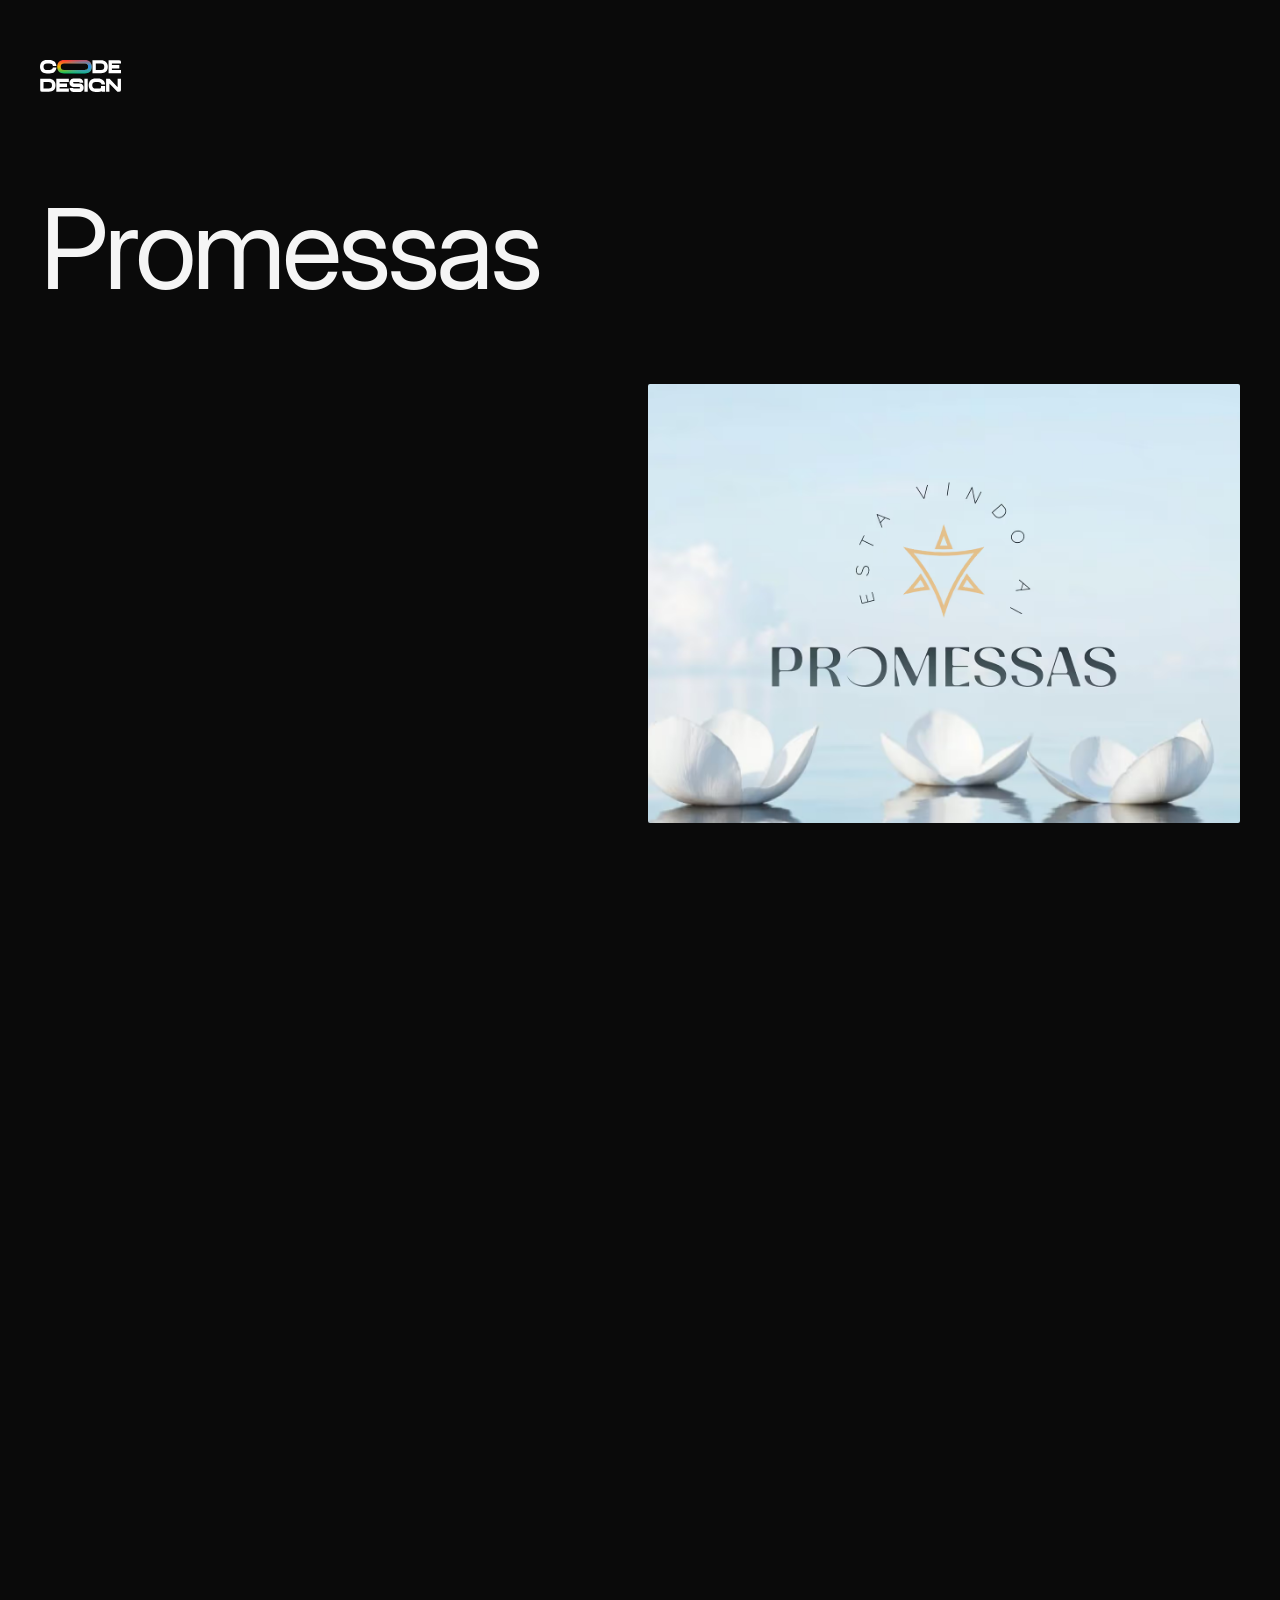
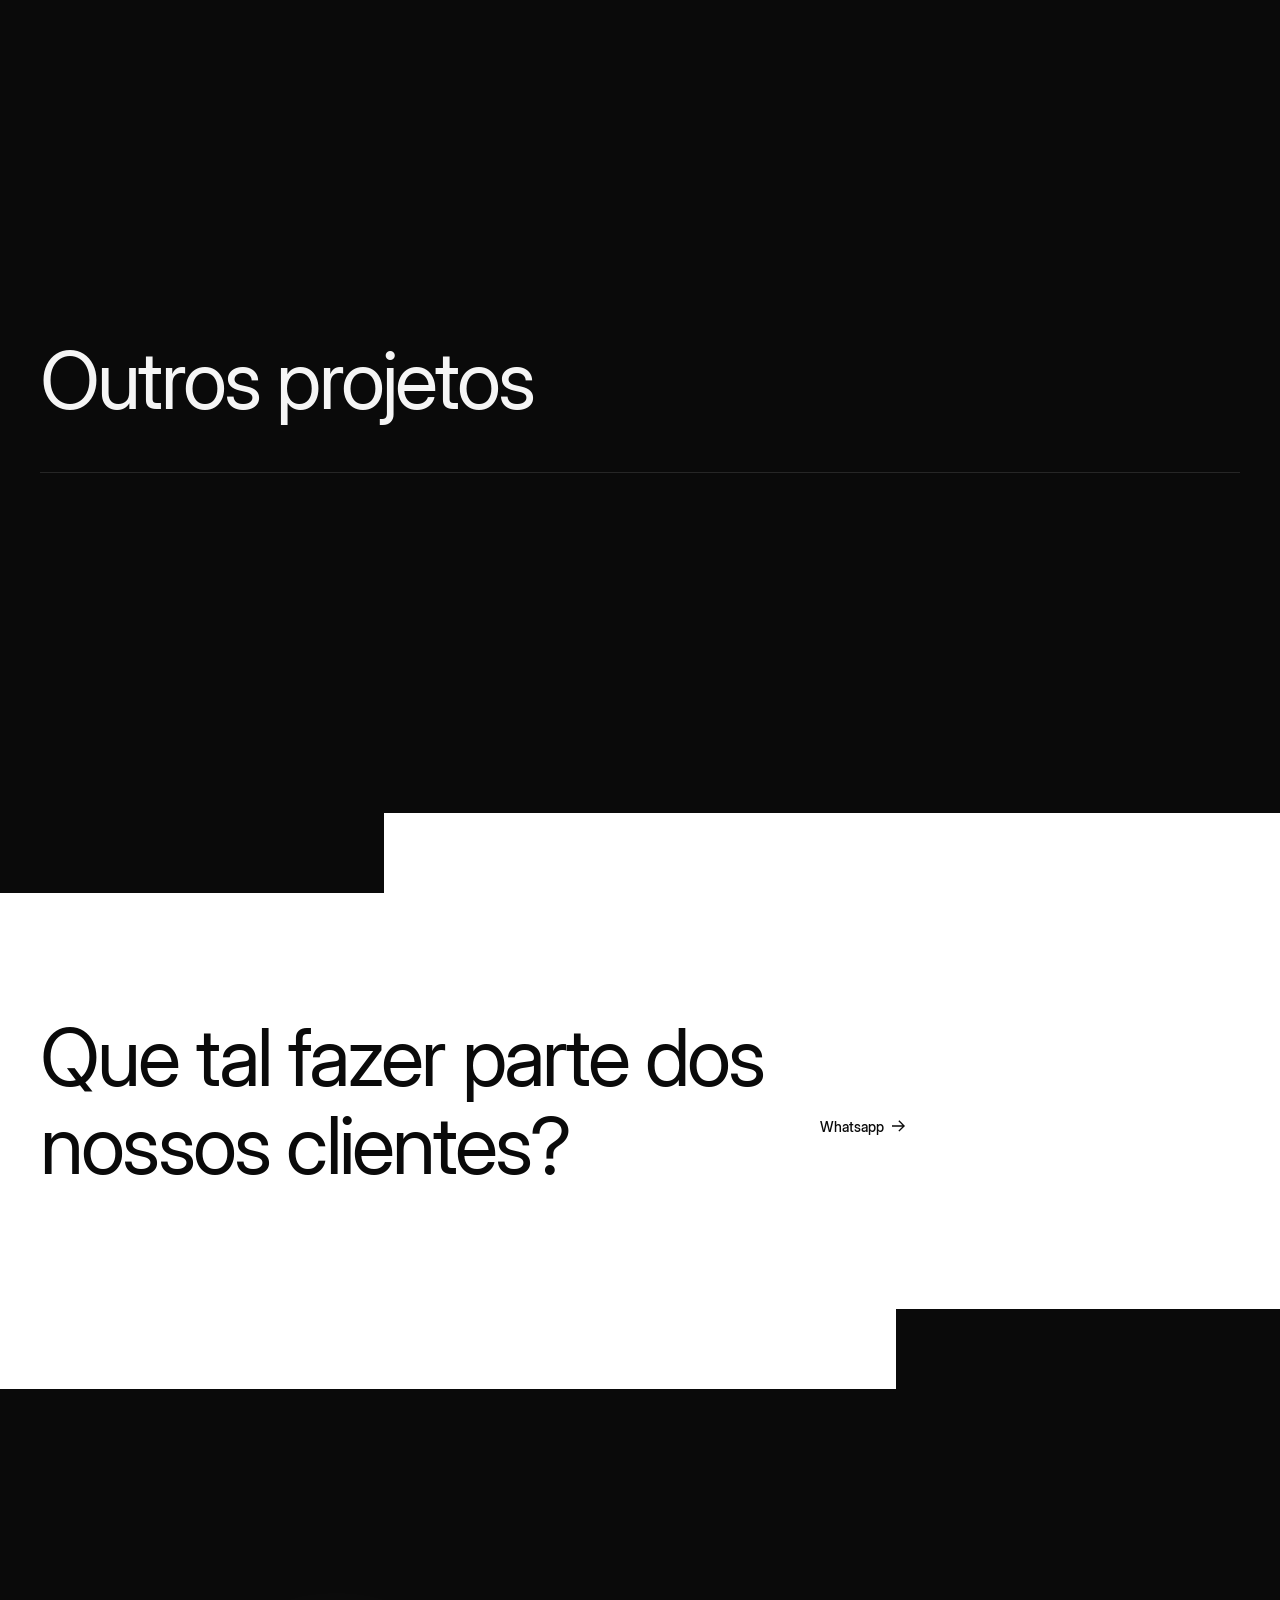
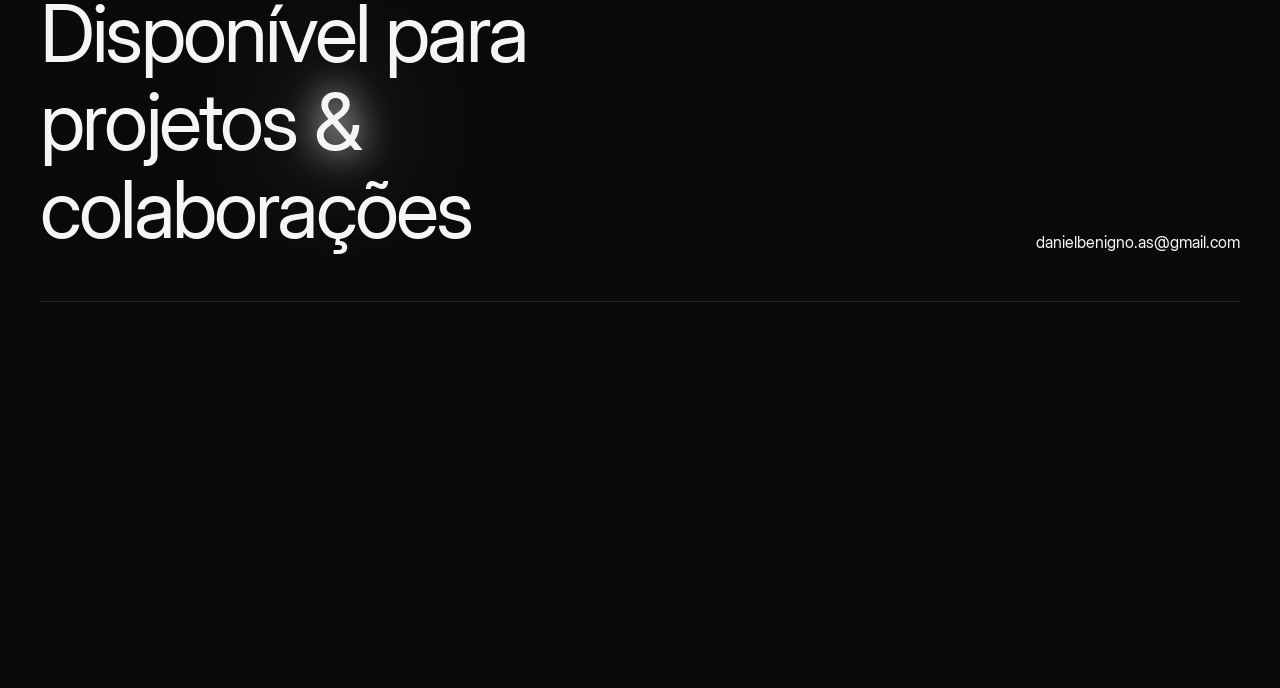
<file: projects/promessas.html>
<!DOCTYPE html><!--  This site was created in Webflow. https://webflow.com  --><!--  Last Published: Sat Mar 14 2026 17:04:41 GMT+0000 (Coordinated Universal Time)  -->
<html data-wf-page="696d16bebfe82777b9c3d9ce" data-wf-site="696d16bdbfe82777b9c3d969">
<head>
  <meta charset="utf-8">
  <title>Promessas, mais um projeto code design</title>
  <meta content="desenvolvimento de marca e criação de identidade, um brand que converte com um toque especial minimalista focando em criar uma marca memorável" name="description">
  <meta content="Promessas, mais um projeto code design" property="og:title">
  <meta content="desenvolvimento de marca e criação de identidade, um brand que converte com um toque especial minimalista focando em criar uma marca memorável" property="og:description">
  <meta content="https://cdn.prod.website-files.com/696d16bdbfe82777b9c3d969/69b0dae43b39afa11cf15fc8_promessas-opengraph.png" property="og:image">
  <meta content="Promessas, mais um projeto code design" property="twitter:title">
  <meta content="desenvolvimento de marca e criação de identidade, um brand que converte com um toque especial minimalista focando em criar uma marca memorável" property="twitter:description">
  <meta property="og:type" content="website">
  <meta content="summary_large_image" name="twitter:card">
  <meta content="width=device-width, initial-scale=1" name="viewport">
  <meta content="Webflow" name="generator">
  <link href="../css/normalize.css" rel="stylesheet" type="text/css">
  <link href="../css/webflow.css" rel="stylesheet" type="text/css">
  <link href="../css/daniels-marvelous-site-117008.webflow.css" rel="stylesheet" type="text/css">
  <style>html.w-mod-js:not(.w-mod-ix3) :is([data-load-text], .nav_logo, .nav_menu_text, .nav_cta) {visibility: hidden !important;}</style>
  <script type="text/javascript">!function(o,c){var n=c.documentElement,t=" w-mod-";n.className+=t+"js",("ontouchstart"in o||o.DocumentTouch&&c instanceof DocumentTouch)&&(n.className+=t+"touch")}(window,document);</script>
  <link href="../images/favicon.jpg" rel="shortcut icon" type="image/x-icon">
  <link href="../images/webclip.jpg" rel="apple-touch-icon">
</head>
<body>
  <div class="page-wrapper">
    <div class="global-styles w-embed">
      <style>
/* Make text look crisper and more legible in all browsers */
body {
  -webkit-font-smoothing: antialiased;
  -moz-osx-font-smoothing: grayscale;
  font-smoothing: antialiased;
  text-rendering: optimizeLegibility;
}
/* Focus state style for keyboard navigation for the focusable elements */
*[tabindex]:focus-visible,
  input[type="file"]:focus-visible {
   outline: 0.125rem solid #4d65ff;
   outline-offset: 0.125rem;
}
/* Set color style to inherit */
.inherit-color * {
    color: inherit;
}
/* Get rid of top margin on first element in any rich text element */
.w-richtext > :not(div):first-child, .w-richtext > div:first-child > :first-child {
  margin-top: 0 !important;
}
/* Get rid of bottom margin on last element in any rich text element */
.w-richtext>:last-child, .w-richtext ol li:last-child, .w-richtext ul li:last-child {
	margin-bottom: 0 !important;
}
/* Make sure containers never lose their center alignment */
.container-medium,.container-small, .container-large {
	margin-right: auto !important;
  margin-left: auto !important;
}
/* 
Make the following elements inherit typography styles from the parent and not have hardcoded values. 
Important: You will not be able to style for example "All Links" in Designer with this CSS applied.
Uncomment this CSS to use it in the project. Leave this message for future hand-off.
*/
/*
a,
.w-input,
.w-select,
.w-tab-link,
.w-nav-link,
.w-dropdown-btn,
.w-dropdown-toggle,
.w-dropdown-link {
  color: inherit;
  text-decoration: inherit;
  font-size: inherit;
}
*/
/* Apply "..." after 3 lines of text */
.text-style-3lines {
	display: -webkit-box;
	overflow: hidden;
	-webkit-line-clamp: 3;
	-webkit-box-orient: vertical;
}
/* Apply "..." after 2 lines of text */
.text-style-2lines {
	display: -webkit-box;
	overflow: hidden;
	-webkit-line-clamp: 2;
	-webkit-box-orient: vertical;
}
/* These classes are never overwritten */
.hide {
  display: none !important;
}
@media screen and (max-width: 991px) {
    .hide, .hide-tablet {
        display: none !important;
    }
}
  @media screen and (max-width: 767px) {
    .hide-mobile-landscape{
      display: none !important;
    }
}
  @media screen and (max-width: 479px) {
    .hide-mobile{
      display: none !important;
    }
    .home-hero_title .float-right{float:none;}
}
.margin-0 {
  margin: 0rem !important;
}
.padding-0 {
  padding: 0rem !important;
}
.spacing-clean {
padding: 0rem !important;
margin: 0rem !important;
}
.margin-top {
  margin-right: 0rem !important;
  margin-bottom: 0rem !important;
  margin-left: 0rem !important;
}
.padding-top {
  padding-right: 0rem !important;
  padding-bottom: 0rem !important;
  padding-left: 0rem !important;
}
.margin-right {
  margin-top: 0rem !important;
  margin-bottom: 0rem !important;
  margin-left: 0rem !important;
}
.padding-right {
  padding-top: 0rem !important;
  padding-bottom: 0rem !important;
  padding-left: 0rem !important;
}
.margin-bottom {
  margin-top: 0rem !important;
  margin-right: 0rem !important;
  margin-left: 0rem !important;
}
.padding-bottom {
  padding-top: 0rem !important;
  padding-right: 0rem !important;
  padding-left: 0rem !important;
}
.margin-left {
  margin-top: 0rem !important;
  margin-right: 0rem !important;
  margin-bottom: 0rem !important;
}
.padding-left {
  padding-top: 0rem !important;
  padding-right: 0rem !important;
  padding-bottom: 0rem !important;
}
.margin-horizontal {
  margin-top: 0rem !important;
  margin-bottom: 0rem !important;
}
.padding-horizontal {
  padding-top: 0rem !important;
  padding-bottom: 0rem !important;
}
.margin-vertical {
  margin-right: 0rem !important;
  margin-left: 0rem !important;
}
.padding-vertical {
  padding-right: 0rem !important;
  padding-left: 0rem !important;
}
/* Custom CSS */
.wf-control {opacity:0;}
h1,h2,h3,h4,h5,h6{font-weight:400;}
.menu_button-mobile svg path{fill:currentColor;}
.navbar_projects-link:has(.w--current) {
  color:var(--_theme-colors---text--primary);
}
/* Project Marquee Animation*/
.projects_marquee-list {
  animation: marquee 40s linear infinite;
  animation-delay: 0.2s;
}
.projects_marquee:hover .projects_marquee-list {
  animation-play-state: paused;
}
@keyframes marquee {
  from {
    transform: translateX(0);
  }
  to {
    transform: translateX(-100%);
  }
}
/* Project Marquee Animation*/
.faq:first-child{padding-top:0; border:none;}
@media (max-width: 992px) {
	.menu_button-mobile{display:flex!important;}
  .menu_button-mobile.w--open .menu_button-icon{display:none;}
  .menu_button-mobile.w--open .menu_button-icon.is-close{display:block;}
}
</style>
    </div>
    <div data-animation="default" data-collapse="medium" data-duration="400" data-easing="ease" data-easing2="ease" data-doc-height="1" role="banner" class="nav w-nav">
      <div class="nav_component">
        <div class="padding-global">
          <div class="nav_container">
            <a href="../index.html" class="nav_brand w-nav-brand"><img src="../images/Logo.svg" loading="lazy" width="81" alt=""></a>
            <nav role="navigation" class="nav_menu-wrap w-nav-menu">
              <div class="nav_menu-content">
                <div class="nav_menu">
                  <a href="../index.html" class="nav_menu_text w-nav-link">Home</a>
                  <a href="../projetos.html" class="nav_menu_text w-nav-link">Projetos</a>
                  <a href="../pricing.html" class="nav_menu_text w-nav-link">Pacotes mensais</a>
                </div>
                <div class="nav_cta-mobile">
                  <div class="nav_menu-social">
                    <a data-load-text="" href="https://www.linkedin.com/" target="_blank" class="social_link">LinkedIn</a>
                  </div>
                  <a href="#" class="footer_contact-email"><span data-load-text="">Danielbenigno.as@gmail.com</span></a>
                </div>
              </div>
            </nav>
            <div class="overflow-hidden">
              <div class="nav_cta">
                <a data-w-id="19a55963-a69b-4345-a3b6-fef10cc48aab" href="https://wa.me/5573981904957?text=Ol%C3%A1%2C%20tudo%20bom%3F%20Gostaria%20de%20saber%20mais%20sobre%20seus%20servi%C3%A7os" target="_blank" class="button w-inline-block"><span class="text-size-sm">Whatsapp</span>
                  <div class="button_icon"><svg xmlns="http://www.w3.org/2000/svg" width="100%" viewbox="0 0 11 9" fill="none" class="icon-1x1-sm-minus">
                      <path d="M5.76953 8.91406L5.00391 8.14844L6.44629 6.71289C6.7334 6.42578 7.03418 6.13411 7.34863 5.83789C7.66309 5.53711 7.9707 5.24772 8.27148 4.96973C8.06185 4.97884 7.85221 4.98796 7.64258 4.99707C7.43294 5.00163 7.22331 5.00391 7.01367 5.00391H0V3.91016H7.01367C7.22331 3.91016 7.43294 3.91471 7.64258 3.92383C7.85221 3.92839 8.06185 3.93522 8.27148 3.94434C7.9707 3.66634 7.66309 3.37923 7.34863 3.08301C7.03418 2.78223 6.7334 2.48828 6.44629 2.20117L5.00391 0.765625L5.76953 0L10.2266 4.45703L5.76953 8.91406Z" fill="currentColor"></path>
                    </svg><svg xmlns="http://www.w3.org/2000/svg" width="100%" viewbox="0 0 11 9" fill="none" class="icon-1x1-sm-minus">
                      <path d="M5.76953 8.91406L5.00391 8.14844L6.44629 6.71289C6.7334 6.42578 7.03418 6.13411 7.34863 5.83789C7.66309 5.53711 7.9707 5.24772 8.27148 4.96973C8.06185 4.97884 7.85221 4.98796 7.64258 4.99707C7.43294 5.00163 7.22331 5.00391 7.01367 5.00391H0V3.91016H7.01367C7.22331 3.91016 7.43294 3.91471 7.64258 3.92383C7.85221 3.92839 8.06185 3.93522 8.27148 3.94434C7.9707 3.66634 7.66309 3.37923 7.34863 3.08301C7.03418 2.78223 6.7334 2.48828 6.44629 2.20117L5.00391 0.765625L5.76953 0L10.2266 4.45703L5.76953 8.91406Z" fill="currentColor"></path>
                    </svg></div>
                </a>
              </div>
            </div>
            <div class="menu_button-mobile w-nav-button"><svg data-w-id="161a934a-7f4c-e2c4-fb4d-adb0cd07892f" xmlns="http://www.w3.org/2000/svg" width="100%" viewbox="0 0 24 24" fill="none" class="menu_button-icon">
                <path fill-rule="evenodd" clip-rule="evenodd" d="M3 6.75C3 6.33579 3.33579 6 3.75 6H20.25C20.6642 6 21 6.33579 21 6.75C21 7.16421 20.6642 7.5 20.25 7.5H3.75C3.33579 7.5 3 7.16421 3 6.75ZM3 12C3 11.5858 3.33579 11.25 3.75 11.25H20.25C20.6642 11.25 21 11.5858 21 12C21 12.4142 20.6642 12.75 20.25 12.75H3.75C3.33579 12.75 3 12.4142 3 12ZM11.25 17.25C11.25 16.8358 11.5858 16.5 12 16.5H20.25C20.6642 16.5 21 16.8358 21 17.25C21 17.6642 20.6642 18 20.25 18H12C11.5858 18 11.25 17.6642 11.25 17.25Z" fill="currentColor"></path>
              </svg><svg xmlns="http://www.w3.org/2000/svg" width="100%" viewbox="0 0 24 24" fill="none" class="menu_button-icon is-close">
                <path d="M20.25 3.75L3.75 20.25" stroke="currentColor" stroke-width="2" stroke-linejoin="round"></path>
                <path d="M20.25 20.25L3.75 3.75" stroke="currentColor" stroke-width="2" stroke-linejoin="round"></path>
              </svg></div>
          </div>
        </div>
      </div>
    </div>
    <main class="main-wrapper">
      <header class="section_project-details">
        <div class="padding-global">
          <div class="container-large">
            <div class="project-details_component">
              <h1 data-w-id="1ecd684e-a9d3-d6ea-c2e0-7454c5079bb0" class="heading-style-h1">Promessas</h1>
              <div class="project-details_content">
                <div class="project-details_description">
                  <p data-load-text="" class="text-size-md">Projeto envolvendo identidade visual, com logo voltada a promessa de deus, usamos como base a estrela de davi e criamos um simbolo que mostrasse esta estrela de forma moderna com foco em atingir o público jovem.<br><br>Minimalismo sempre a frente, seguido de um Brand Kit agradável e com uma simplicidade cativante.</p>
                  <div class="project-details_info">
                    <div data-load-text="" class="project-details_info-block"><span class="text-size-md">Client</span>
                      <h2 class="text-size-md text-color-secondary letter-spacing-normal">Promessas | by: Imersão Global</h2>
                    </div>
                    <div data-load-text="" class="project-details_info-block"><span class="text-size-md">Role</span>
                      <h3 class="text-size-md text-color-secondary letter-spacing-normal">Visual Direction</h3>
                    </div>
                    <div data-load-text="" class="project-details_info-block"><span class="text-size-md">Tools</span>
                      <h3 class="text-size-md text-color-secondary letter-spacing-normal">Figma, Photoshop, NB</h3>
                    </div>
                  </div>
                </div>
                <div class="project-details_visual"><img src="../images/Projeto-promessas-7.avif" loading="lazy" data-w-id="1ecd684e-a9d3-d6ea-c2e0-7454c5079bc7" alt="" sizes="(max-width: 1350px) 100vw, 1350px" srcset="../images/Projeto-promessas-7-p-500.avif 500w, ../images/Projeto-promessas-7-p-800.avif 800w, ../images/Projeto-promessas-7-p-1080.avif 1080w, ../images/Projeto-promessas-7.avif 1350w" class="project-details_image"></div>
              </div>
            </div>
          </div>
        </div>
      </header>
      <section class="section_project-galerry">
        <div class="padding-global">
          <div class="container-large">
            <div class="project-galerry_component"><span data-load-text="" class="text-size-md">Visual journey</span>
              <div data-delay="4000" data-animation="slide" class="slider w-slider" data-autoplay="false" data-easing="ease" style="opacity:0" data-hide-arrows="false" data-disable-swipe="true" data-w-id="3160ecfa-7aed-c819-f8e3-d88aceb05418" data-autoplay-limit="0" data-nav-spacing="0" data-duration="500" data-infinite="false">
                <div class="overflow-visible w-slider-mask">
                  <div class="slide_item is-gallery w-slide"><img src="../images/Projeto-promessas-3.avif" loading="lazy" width="632" height="474" alt="" srcset="../images/Projeto-promessas-3-p-500.avif 500w, ../images/Projeto-promessas-3.avif 1350w" sizes="(max-width: 767px) 100vw, 632px" class="full-image"></div>
                  <div class="slide_item is-gallery w-slide"><img src="../images/Projeto-promessas-5.avif" loading="lazy" width="632" height="474" alt="" srcset="../images/Projeto-promessas-5-p-500.avif 500w, ../images/Projeto-promessas-5-p-800.avif 800w, ../images/Projeto-promessas-5.avif 1350w" sizes="(max-width: 767px) 100vw, 632px" class="full-image"></div>
                  <div class="slide_item is-gallery w-slide"><img src="../images/Projeto-promessas-6.avif" loading="lazy" width="632" height="474" alt="" srcset="../images/Projeto-promessas-6-p-500.avif 500w, ../images/Projeto-promessas-6-p-800.avif 800w, ../images/Projeto-promessas-6.avif 1350w" sizes="(max-width: 767px) 100vw, 632px" class="full-image"></div>
                  <div class="slide_item is-gallery w-slide"><img src="../images/Projeto-promessas-2.avif" loading="lazy" width="632" height="474" alt="" srcset="../images/Projeto-promessas-2-p-500.avif 500w, ../images/Projeto-promessas-2.avif 1350w" sizes="(max-width: 767px) 100vw, 632px" class="full-image"></div>
                  <div class="slide_item is-gallery w-slide"><img src="../images/Projeto-promessas-06.avif" loading="lazy" width="632" height="474" alt="" class="full-image"></div>
                  <div class="slide_item is-gallery w-slide"><img src="../images/Projeto-promessas-05.avif" loading="lazy" width="632" height="474" alt="" srcset="../images/Projeto-promessas-05-p-500.avif 500w, ../images/Projeto-promessas-05.avif 1350w" sizes="(max-width: 767px) 100vw, 632px" class="full-image"></div>
                  <div class="slide_item is-gallery w-slide"><img src="../images/Projeto-promessas-08.avif" loading="lazy" width="632" height="474" alt="" class="full-image"></div>
                  <div class="slide_item is-gallery w-slide"><img src="../images/Projeto-promessas-07.avif" loading="lazy" width="632" height="474" alt="" srcset="../images/Projeto-promessas-07-p-500.avif 500w, ../images/Projeto-promessas-07.avif 1350w" sizes="(max-width: 767px) 100vw, 632px" class="full-image"></div>
                </div>
                <div class="slider_arrow is-left w-slider-arrow-left"><svg xmlns="http://www.w3.org/2000/svg" width="100%" viewbox="0 0 48 48" fill="none">
                    <path d="M44 24H4" stroke="currentColor" stroke-width="4" stroke-miterlimit="10"></path>
                    <path d="M18 38L4 24L18 10" stroke="currentColor" stroke-width="4" stroke-miterlimit="10" stroke-linecap="square"></path>
                  </svg></div>
                <div class="slider_arrow w-slider-arrow-right"><svg xmlns="http://www.w3.org/2000/svg" width="100%" viewbox="0 0 48 48" fill="none">
                    <path d="M4 24H44" stroke="currentColor" stroke-width="4" stroke-miterlimit="10"></path>
                    <path d="M30 10L44 24L30 38" stroke="currentColor" stroke-width="4" stroke-miterlimit="10" stroke-linecap="square"></path>
                  </svg></div>
                <div class="hide w-slider-nav"></div>
              </div>
              <div class="project-info_component">
                <h2 data-load-text="" class="heading-style-h6">Uma identidade reliogosa forte</h2>
                <p data-load-text="" class="text-size-md text-color-secondary">Neste projeto, buscamos ao máximo trazer modernidade e transmitir todo o sentimento presente, para assim alcançar tanto jovens quanto adultos.<br></p>
                <div class="margin-top margin-small">
                  <ol role="list" class="overflow-hidden">
                    <li data-w-id="30caaf06-854c-b754-f9c8-ebb118b7b6e3" style="opacity:0" class="text-size-md text-color-secondary">Comunicação simples e elegante</li>
                    <li data-w-id="e29bf8fb-6ddc-0b36-d76c-325203b98ab9" style="opacity:0" class="text-size-md text-color-secondary">detalhes visuais atemporais</li>
                    <li data-w-id="ed15589e-fe87-fe4a-7b78-aa9eba0ce45c" style="opacity:0" class="text-size-md text-color-secondary">conceitos minimalistas focando na palavra e recado.</li>
                  </ol>
                </div>
              </div><img src="../images/Projeto-promessas-9.avif" loading="lazy" width="1280" height="720" alt="" data-w-id="31f8af1c-fc8a-0e8f-5dc7-3270e00ec91f" style="opacity:0" class="full-image">
              <div class="project-info_component">
                <h2 data-load-text="" class="heading-style-h6">Resultado</h2>
                <p data-load-text="" class="text-size-md text-color-secondary">Uma marca memoravel e que vai estar presente nas lembranças de com quem trombou.</p>
              </div>
            </div>
          </div>
        </div>
      </section>
      <section>
        <div class="padding-global">
          <div class="container-large">
            <div data-w-id="f3717917-d441-6155-27ff-013e8be2dfba" style="opacity:0" class="testimonials_wrap">
              <div class="testimonial_card"><img src="../images/projetos-promessas-logo.avif" loading="lazy" alt="" height="32" class="testimonial_logo">
                <div class="testimonial_content">
                  <p class="text-size-md">Ficou sensacional, era exatamente oque queriamos.</p><span class="text-color-secondary">Luis. A | Diretor de Marketing</span>
                </div>
              </div>
            </div>
          </div>
        </div>
      </section>
      <section class="section_next-project">
        <div class="padding-global">
          <div class="container-large">
            <div class="basic_heading">
              <h2 class="heading-style-h2">Outros projetos</h2>
            </div>
          </div>
        </div>
        <div data-w-id="6c12aad8-8172-3415-5bf4-3669295ad955" style="opacity:0">
          <div class="projects_marquee">
            <div class="projects_marquee-list">
              <a aria-label="project item link" href="../projetos.html" class="projects_marquee-item w-inline-block"><img src="../images/Project-Thumbnail-1.avif" loading="lazy" alt="Iced coffee in a clear plastic cup with swirling milk and ice cubes splashing at the top." class="project_marquee-img"></a>
              <a aria-label="project item link" href="../projetos.html" class="projects_marquee-item w-inline-block"><img src="../images/Project-Thumbnail-2.jpg" loading="lazy" alt="Green puffer jacket floating against a light gray background." sizes="(max-width: 1350px) 100vw, 1350px" srcset="../images/804c74dba9da318bf27157134a2e518c_Project-Thumbnail-2-p-500.jpg 500w, ../images/804c74dba9da318bf27157134a2e518c_Project-Thumbnail-2-p-800.jpg 800w, ../images/804c74dba9da318bf27157134a2e518c_Project-Thumbnail-2-p-1080.jpg 1080w, ../images/Project-Thumbnail-2.jpg 1350w" class="project_marquee-img"></a>
              <a aria-label="project item link" href="../projetos.html" class="projects_marquee-item w-inline-block"><img src="../images/Project-Thumb-3.avif" loading="lazy" alt="Minimalist over-ear wireless headphones in a soft pink finish, shown floating against a neutral background with fabric ear cushions." class="project_marquee-img"></a>
              <a aria-label="project item link" href="../projetos.html" class="projects_marquee-item w-inline-block"><img src="../images/Project-Thumbnail-4.avif" loading="lazy" alt="Orange and gray knitted beanie floating over a soft blue background." class="project_marquee-img"></a>
              <a aria-label="project item link" href="../projetos.html" class="projects_marquee-item w-inline-block"><img src="../images/Project-Thumbnail-5.avif" loading="lazy" alt="Black sport bottle with a bamboo lid placed on a gray surface, casting a soft shadow." class="project_marquee-img"></a>
            </div>
            <div class="projects_marquee-list">
              <a aria-label="project item link" href="../projetos.html" class="projects_marquee-item w-inline-block"><img src="../images/Project-Thumbnail-1.avif" loading="lazy" alt="Iced coffee in a clear plastic cup with swirling milk and ice cubes splashing at the top." class="project_marquee-img"></a>
              <a aria-label="project item link" href="../projetos.html" class="projects_marquee-item w-inline-block"><img src="../images/Project-Thumbnail-2.jpg" loading="lazy" alt="Green puffer jacket floating against a light gray background." sizes="(max-width: 1350px) 100vw, 1350px" srcset="../images/804c74dba9da318bf27157134a2e518c_Project-Thumbnail-2-p-500.jpg 500w, ../images/804c74dba9da318bf27157134a2e518c_Project-Thumbnail-2-p-800.jpg 800w, ../images/804c74dba9da318bf27157134a2e518c_Project-Thumbnail-2-p-1080.jpg 1080w, ../images/Project-Thumbnail-2.jpg 1350w" class="project_marquee-img"></a>
              <a aria-label="project item link" href="../projetos.html" class="projects_marquee-item w-inline-block"><img src="../images/Project-Thumb-3.avif" loading="lazy" alt="Minimalist over-ear wireless headphones in a soft pink finish, shown floating against a neutral background with fabric ear cushions." class="project_marquee-img"></a>
              <a aria-label="project item link" href="../projetos.html" class="projects_marquee-item w-inline-block"><img src="../images/Project-Thumbnail-4.avif" loading="lazy" alt="Orange and gray knitted beanie floating over a soft blue background." class="project_marquee-img"></a>
              <a aria-label="project item link" href="../projetos.html" class="projects_marquee-item w-inline-block"><img src="../images/Project-Thumbnail-5.avif" loading="lazy" alt="Black sport bottle with a bamboo lid placed on a gray surface, casting a soft shadow." class="project_marquee-img"></a>
            </div>
            <div class="projects_marquee-list">
              <a aria-label="project item link" href="../projetos.html" class="projects_marquee-item w-inline-block"><img src="../images/Project-Thumbnail-1.avif" loading="lazy" alt="Iced coffee in a clear plastic cup with swirling milk and ice cubes splashing at the top." class="project_marquee-img"></a>
              <a aria-label="project item link" href="../projetos.html" class="projects_marquee-item w-inline-block"><img src="../images/Project-Thumbnail-2.jpg" loading="lazy" alt="Green puffer jacket floating against a light gray background." sizes="(max-width: 1350px) 100vw, 1350px" srcset="../images/804c74dba9da318bf27157134a2e518c_Project-Thumbnail-2-p-500.jpg 500w, ../images/804c74dba9da318bf27157134a2e518c_Project-Thumbnail-2-p-800.jpg 800w, ../images/804c74dba9da318bf27157134a2e518c_Project-Thumbnail-2-p-1080.jpg 1080w, ../images/Project-Thumbnail-2.jpg 1350w" class="project_marquee-img"></a>
              <a aria-label="project item link" href="../projetos.html" class="projects_marquee-item w-inline-block"><img src="../images/Project-Thumb-3.avif" loading="lazy" alt="Minimalist over-ear wireless headphones in a soft pink finish, shown floating against a neutral background with fabric ear cushions." class="project_marquee-img"></a>
              <a aria-label="project item link" href="../projetos.html" class="projects_marquee-item w-inline-block"><img src="../images/Project-Thumbnail-4.avif" loading="lazy" alt="Orange and gray knitted beanie floating over a soft blue background." class="project_marquee-img"></a>
              <a aria-label="project item link" href="../projetos.html" class="projects_marquee-item w-inline-block"><img src="../images/Project-Thumbnail-5.avif" loading="lazy" alt="Black sport bottle with a bamboo lid placed on a gray surface, casting a soft shadow." class="project_marquee-img"></a>
            </div>
          </div>
        </div>
      </section>
      <section class="cta">
        <div data-wf--rectangle-background--position="top-left" class="rectangle_wrap">
          <div data-wf--rectangle-shape--variant="light" class="rectangle_shape w-variant-5bf2dcb1-e8c1-b1f1-033d-4af6b1cf8283"></div>
        </div>
        <div class="theme-color-light">
          <div class="background-color-primary">
            <div class="padding-global padding-section-large">
              <div class="container-large">
                <div class="cta_component">
                  <div class="cta_title">
                    <h2 class="heading-style-h2">Que tal fazer parte dos nossos clientes?</h2>
                  </div>
                  <div class="cta_content">
                    <p data-load-text="" class="text-color-secondary">Estar entre os melhores esta a um clique de distância</p>
                    <div class="overflow-hidden">
                      <div data-w-id="c0542d7b-d4c9-d424-f9e7-cfbd7003dff5">
                        <a data-w-id="19a55963-a69b-4345-a3b6-fef10cc48aab" href="https://www.google.com/search?q=https://wa.me/5573981904957%3Ftext%3DOl%25C3%25A1%252C%2520tudo%2520bom%253F%2520Gostaria%2520de%2520saber%2520mais%2520sobre%2520seus%2520servi%25C3%25A7os" target="_blank" class="button w-inline-block"><span class="text-size-sm">Whatsapp</span>
                          <div class="button_icon"><svg xmlns="http://www.w3.org/2000/svg" width="100%" viewbox="0 0 11 9" fill="none" class="icon-1x1-sm-minus">
                              <path d="M5.76953 8.91406L5.00391 8.14844L6.44629 6.71289C6.7334 6.42578 7.03418 6.13411 7.34863 5.83789C7.66309 5.53711 7.9707 5.24772 8.27148 4.96973C8.06185 4.97884 7.85221 4.98796 7.64258 4.99707C7.43294 5.00163 7.22331 5.00391 7.01367 5.00391H0V3.91016H7.01367C7.22331 3.91016 7.43294 3.91471 7.64258 3.92383C7.85221 3.92839 8.06185 3.93522 8.27148 3.94434C7.9707 3.66634 7.66309 3.37923 7.34863 3.08301C7.03418 2.78223 6.7334 2.48828 6.44629 2.20117L5.00391 0.765625L5.76953 0L10.2266 4.45703L5.76953 8.91406Z" fill="currentColor"></path>
                            </svg><svg xmlns="http://www.w3.org/2000/svg" width="100%" viewbox="0 0 11 9" fill="none" class="icon-1x1-sm-minus">
                              <path d="M5.76953 8.91406L5.00391 8.14844L6.44629 6.71289C6.7334 6.42578 7.03418 6.13411 7.34863 5.83789C7.66309 5.53711 7.9707 5.24772 8.27148 4.96973C8.06185 4.97884 7.85221 4.98796 7.64258 4.99707C7.43294 5.00163 7.22331 5.00391 7.01367 5.00391H0V3.91016H7.01367C7.22331 3.91016 7.43294 3.91471 7.64258 3.92383C7.85221 3.92839 8.06185 3.93522 8.27148 3.94434C7.9707 3.66634 7.66309 3.37923 7.34863 3.08301C7.03418 2.78223 6.7334 2.48828 6.44629 2.20117L5.00391 0.765625L5.76953 0L10.2266 4.45703L5.76953 8.91406Z" fill="currentColor"></path>
                            </svg></div>
                        </a>
                      </div>
                    </div>
                  </div>
                </div>
              </div>
            </div>
          </div>
        </div>
        <div data-wf--rectangle-background--position="bottom-right" class="rectangle_wrap w-variant-7c3e154f-11b3-7653-d062-3f526a4f801e">
          <div data-wf--rectangle-shape--variant="light" class="rectangle_shape w-variant-5bf2dcb1-e8c1-b1f1-033d-4af6b1cf8283"></div>
        </div>
      </section>
    </main>
    <footer class="footer">
      <div class="padding-global">
        <div class="container-large">
          <div class="footer_component">
            <div class="footer_content">
              <div class="footer_title">
                <h2 class="heading-style-h2">Disponível para projetos <span class="text-light">&amp;</span> colaborações</h2>
              </div>
              <div class="footer_contact">
                <div class="max-width-xsmall">
                  <p data-load-text="" class="text-size-md">Seja projeto de site, marca, social, ou video, estou aqui a seu dispor.</p>
                </div>
                <a href="mailto:Danielbenigno.as@gmail.com" class="footer_contact-email">danielbenigno.as@gmail.com</a>
              </div>
            </div>
            <div class="footer_links">
              <div class="footer_legal-links">
                <div class="footer_brand">
                  <div data-load-text=""><img src="../images/Logo.svg" loading="lazy" alt=""></div>
                </div>
              </div>
              <div class="footer_copyright"><span data-load-text="" class="text-size-sm">© 2026 All rights reserved.</span><span data-load-text="" class="text-size-sm">Obrigado por ler até aqui.</span></div>
            </div>
          </div>
        </div>
      </div>
    </footer>
  </div>
  <script src="https://d3e54v103j8qbb.cloudfront.net/js/jquery-3.5.1.min.dc5e7f18c8.js?site=696d16bdbfe82777b9c3d969" type="text/javascript" integrity="sha256-9/aliU8dGd2tb6OSsuzixeV4y/faTqgFtohetphbbj0=" crossorigin="anonymous"></script>
  <script src="../js/webflow.js" type="text/javascript"></script>
  <script src="https://cdn.prod.website-files.com/gsap/3.14.2/gsap.min.js" type="text/javascript"></script>
  <script src="https://cdn.prod.website-files.com/gsap/3.14.2/SplitText.min.js" type="text/javascript"></script>
  <script src="https://cdn.prod.website-files.com/gsap/3.14.2/ScrollTrigger.min.js" type="text/javascript"></script>
</body>
</html>
</file>
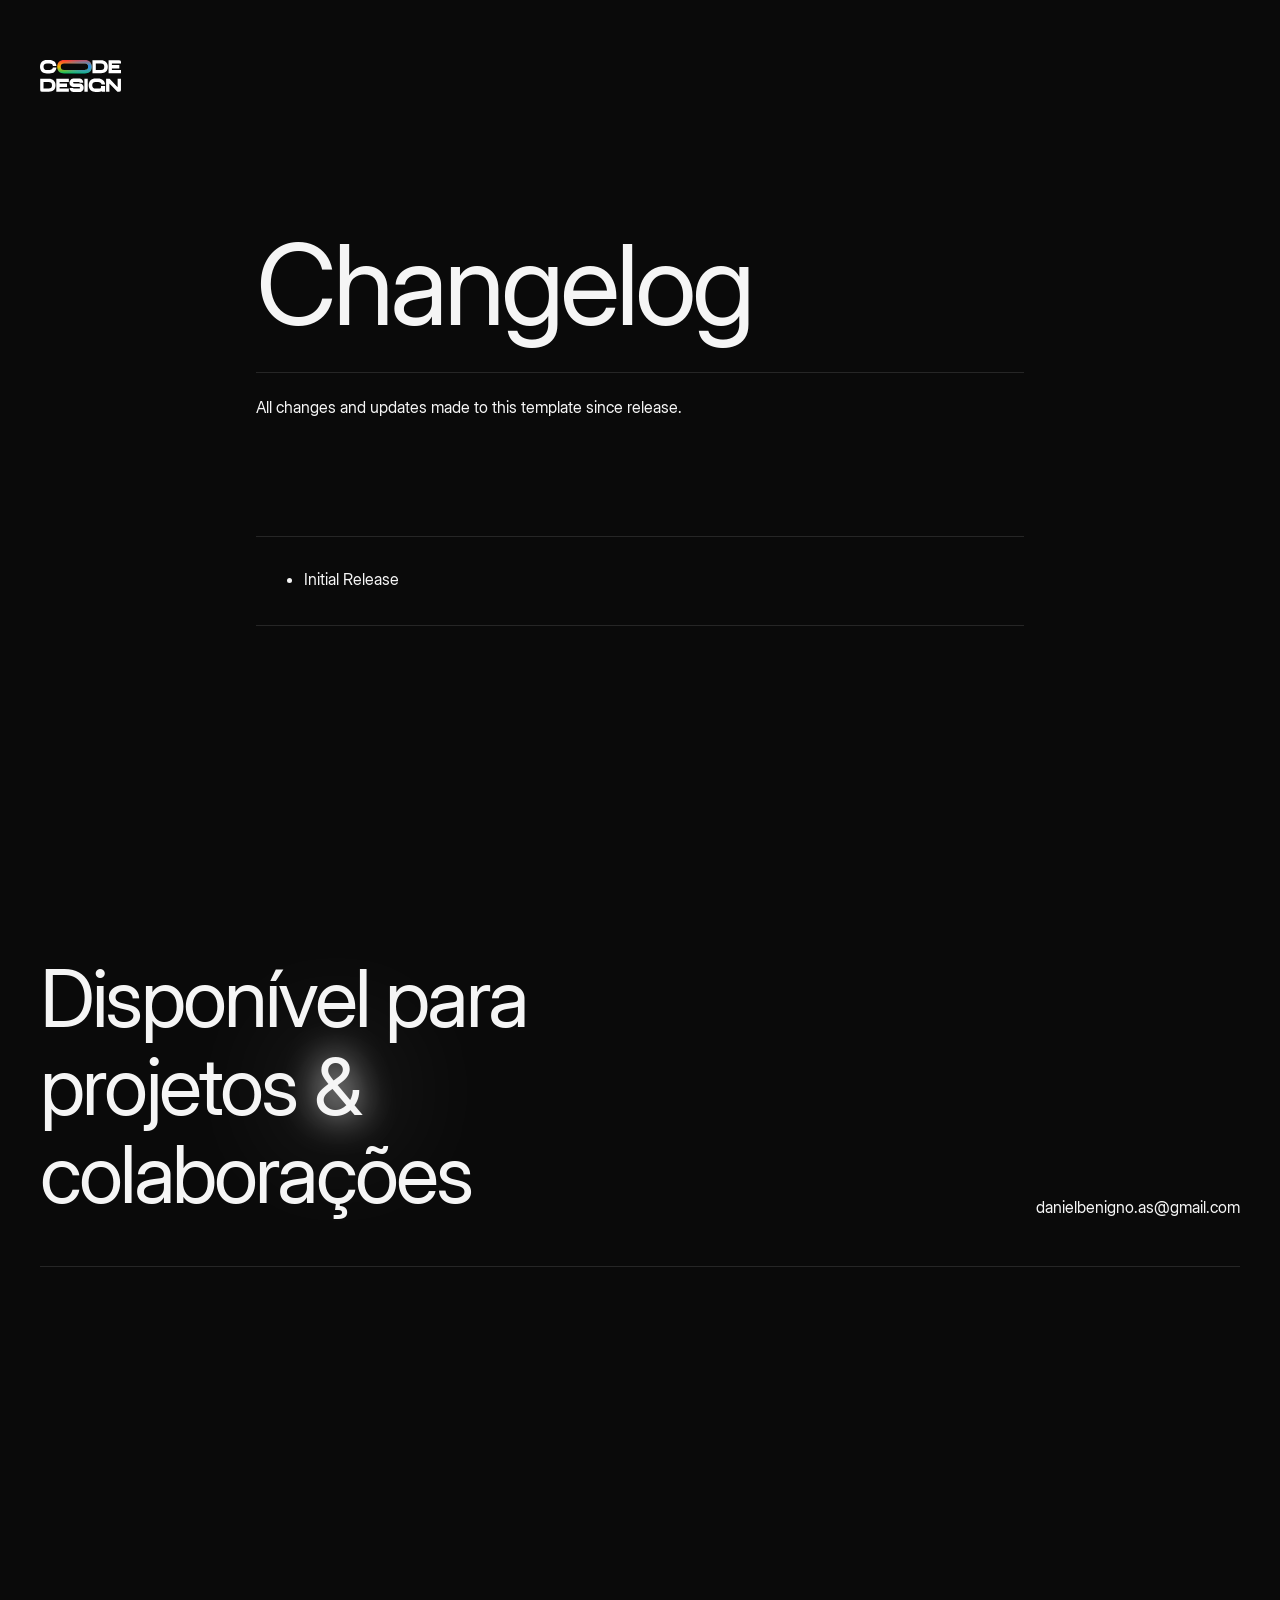
<file: template/changelog.html>
<!DOCTYPE html><!--  This site was created in Webflow. https://webflow.com  --><!--  Last Published: Sat Mar 14 2026 17:04:41 GMT+0000 (Coordinated Universal Time)  -->
<html data-wf-page="696d16bebfe82777b9c3d9ca" data-wf-site="696d16bdbfe82777b9c3d969">
<head>
  <meta charset="utf-8">
  <title>Changelog - Eclipsis - Webflow HTML website template</title>
  <meta content="Showcase your creative work with Eclipsis, a minimalist portfolio template built for designers who value clarity, balance, and effortless presentation." name="description">
  <meta content="Changelog - Eclipsis - Webflow HTML website template" property="og:title">
  <meta content="Showcase your creative work with Eclipsis, a minimalist portfolio template built for designers who value clarity, balance, and effortless presentation." property="og:description">
  <meta content="Changelog - Eclipsis - Webflow HTML website template" property="twitter:title">
  <meta content="Showcase your creative work with Eclipsis, a minimalist portfolio template built for designers who value clarity, balance, and effortless presentation." property="twitter:description">
  <meta property="og:type" content="website">
  <meta content="summary_large_image" name="twitter:card">
  <meta content="width=device-width, initial-scale=1" name="viewport">
  <meta content="Webflow" name="generator">
  <link href="../css/normalize.css" rel="stylesheet" type="text/css">
  <link href="../css/webflow.css" rel="stylesheet" type="text/css">
  <link href="../css/daniels-marvelous-site-117008.webflow.css" rel="stylesheet" type="text/css">
  <style>html.w-mod-js:not(.w-mod-ix3) :is([data-load-text], .nav_logo, .nav_menu_text, .nav_cta) {visibility: hidden !important;}</style>
  <script type="text/javascript">!function(o,c){var n=c.documentElement,t=" w-mod-";n.className+=t+"js",("ontouchstart"in o||o.DocumentTouch&&c instanceof DocumentTouch)&&(n.className+=t+"touch")}(window,document);</script>
  <link href="../images/favicon.jpg" rel="shortcut icon" type="image/x-icon">
  <link href="../images/webclip.jpg" rel="apple-touch-icon">
  <meta name="robots" content="noindex">
</head>
<body>
  <div class="page-wrapper">
    <div class="global-styles w-embed">
      <style>
/* Make text look crisper and more legible in all browsers */
body {
  -webkit-font-smoothing: antialiased;
  -moz-osx-font-smoothing: grayscale;
  font-smoothing: antialiased;
  text-rendering: optimizeLegibility;
}
/* Focus state style for keyboard navigation for the focusable elements */
*[tabindex]:focus-visible,
  input[type="file"]:focus-visible {
   outline: 0.125rem solid #4d65ff;
   outline-offset: 0.125rem;
}
/* Set color style to inherit */
.inherit-color * {
    color: inherit;
}
/* Get rid of top margin on first element in any rich text element */
.w-richtext > :not(div):first-child, .w-richtext > div:first-child > :first-child {
  margin-top: 0 !important;
}
/* Get rid of bottom margin on last element in any rich text element */
.w-richtext>:last-child, .w-richtext ol li:last-child, .w-richtext ul li:last-child {
	margin-bottom: 0 !important;
}
/* Make sure containers never lose their center alignment */
.container-medium,.container-small, .container-large {
	margin-right: auto !important;
  margin-left: auto !important;
}
/* 
Make the following elements inherit typography styles from the parent and not have hardcoded values. 
Important: You will not be able to style for example "All Links" in Designer with this CSS applied.
Uncomment this CSS to use it in the project. Leave this message for future hand-off.
*/
/*
a,
.w-input,
.w-select,
.w-tab-link,
.w-nav-link,
.w-dropdown-btn,
.w-dropdown-toggle,
.w-dropdown-link {
  color: inherit;
  text-decoration: inherit;
  font-size: inherit;
}
*/
/* Apply "..." after 3 lines of text */
.text-style-3lines {
	display: -webkit-box;
	overflow: hidden;
	-webkit-line-clamp: 3;
	-webkit-box-orient: vertical;
}
/* Apply "..." after 2 lines of text */
.text-style-2lines {
	display: -webkit-box;
	overflow: hidden;
	-webkit-line-clamp: 2;
	-webkit-box-orient: vertical;
}
/* These classes are never overwritten */
.hide {
  display: none !important;
}
@media screen and (max-width: 991px) {
    .hide, .hide-tablet {
        display: none !important;
    }
}
  @media screen and (max-width: 767px) {
    .hide-mobile-landscape{
      display: none !important;
    }
}
  @media screen and (max-width: 479px) {
    .hide-mobile{
      display: none !important;
    }
    .home-hero_title .float-right{float:none;}
}
.margin-0 {
  margin: 0rem !important;
}
.padding-0 {
  padding: 0rem !important;
}
.spacing-clean {
padding: 0rem !important;
margin: 0rem !important;
}
.margin-top {
  margin-right: 0rem !important;
  margin-bottom: 0rem !important;
  margin-left: 0rem !important;
}
.padding-top {
  padding-right: 0rem !important;
  padding-bottom: 0rem !important;
  padding-left: 0rem !important;
}
.margin-right {
  margin-top: 0rem !important;
  margin-bottom: 0rem !important;
  margin-left: 0rem !important;
}
.padding-right {
  padding-top: 0rem !important;
  padding-bottom: 0rem !important;
  padding-left: 0rem !important;
}
.margin-bottom {
  margin-top: 0rem !important;
  margin-right: 0rem !important;
  margin-left: 0rem !important;
}
.padding-bottom {
  padding-top: 0rem !important;
  padding-right: 0rem !important;
  padding-left: 0rem !important;
}
.margin-left {
  margin-top: 0rem !important;
  margin-right: 0rem !important;
  margin-bottom: 0rem !important;
}
.padding-left {
  padding-top: 0rem !important;
  padding-right: 0rem !important;
  padding-bottom: 0rem !important;
}
.margin-horizontal {
  margin-top: 0rem !important;
  margin-bottom: 0rem !important;
}
.padding-horizontal {
  padding-top: 0rem !important;
  padding-bottom: 0rem !important;
}
.margin-vertical {
  margin-right: 0rem !important;
  margin-left: 0rem !important;
}
.padding-vertical {
  padding-right: 0rem !important;
  padding-left: 0rem !important;
}
/* Custom CSS */
.wf-control {opacity:0;}
h1,h2,h3,h4,h5,h6{font-weight:400;}
.menu_button-mobile svg path{fill:currentColor;}
.navbar_projects-link:has(.w--current) {
  color:var(--_theme-colors---text--primary);
}
/* Project Marquee Animation*/
.projects_marquee-list {
  animation: marquee 40s linear infinite;
  animation-delay: 0.2s;
}
.projects_marquee:hover .projects_marquee-list {
  animation-play-state: paused;
}
@keyframes marquee {
  from {
    transform: translateX(0);
  }
  to {
    transform: translateX(-100%);
  }
}
/* Project Marquee Animation*/
.faq:first-child{padding-top:0; border:none;}
@media (max-width: 992px) {
	.menu_button-mobile{display:flex!important;}
  .menu_button-mobile.w--open .menu_button-icon{display:none;}
  .menu_button-mobile.w--open .menu_button-icon.is-close{display:block;}
}
</style>
    </div>
    <div data-animation="default" data-collapse="medium" data-duration="400" data-easing="ease" data-easing2="ease" data-doc-height="1" role="banner" class="nav w-nav">
      <div class="nav_component">
        <div class="padding-global">
          <div class="nav_container">
            <a href="../index.html" class="nav_brand w-nav-brand"><img src="../images/Logo.svg" loading="lazy" width="81" alt=""></a>
            <nav role="navigation" class="nav_menu-wrap w-nav-menu">
              <div class="nav_menu-content">
                <div class="nav_menu">
                  <a href="../index.html" class="nav_menu_text w-nav-link">Home</a>
                  <a href="../projetos.html" class="nav_menu_text w-nav-link">Projetos</a>
                  <a href="../pricing.html" class="nav_menu_text w-nav-link">Pacotes mensais</a>
                </div>
                <div class="nav_cta-mobile">
                  <div class="nav_menu-social">
                    <a data-load-text="" href="https://www.linkedin.com/" target="_blank" class="social_link">LinkedIn</a>
                  </div>
                  <a href="#" class="footer_contact-email"><span data-load-text="">Danielbenigno.as@gmail.com</span></a>
                </div>
              </div>
            </nav>
            <div class="overflow-hidden">
              <div class="nav_cta">
                <a data-w-id="19a55963-a69b-4345-a3b6-fef10cc48aab" href="https://wa.me/5573981904957?text=Ol%C3%A1%2C%20tudo%20bom%3F%20Gostaria%20de%20saber%20mais%20sobre%20seus%20servi%C3%A7os" target="_blank" class="button w-inline-block"><span class="text-size-sm">Whatsapp</span>
                  <div class="button_icon"><svg xmlns="http://www.w3.org/2000/svg" width="100%" viewbox="0 0 11 9" fill="none" class="icon-1x1-sm-minus">
                      <path d="M5.76953 8.91406L5.00391 8.14844L6.44629 6.71289C6.7334 6.42578 7.03418 6.13411 7.34863 5.83789C7.66309 5.53711 7.9707 5.24772 8.27148 4.96973C8.06185 4.97884 7.85221 4.98796 7.64258 4.99707C7.43294 5.00163 7.22331 5.00391 7.01367 5.00391H0V3.91016H7.01367C7.22331 3.91016 7.43294 3.91471 7.64258 3.92383C7.85221 3.92839 8.06185 3.93522 8.27148 3.94434C7.9707 3.66634 7.66309 3.37923 7.34863 3.08301C7.03418 2.78223 6.7334 2.48828 6.44629 2.20117L5.00391 0.765625L5.76953 0L10.2266 4.45703L5.76953 8.91406Z" fill="currentColor"></path>
                    </svg><svg xmlns="http://www.w3.org/2000/svg" width="100%" viewbox="0 0 11 9" fill="none" class="icon-1x1-sm-minus">
                      <path d="M5.76953 8.91406L5.00391 8.14844L6.44629 6.71289C6.7334 6.42578 7.03418 6.13411 7.34863 5.83789C7.66309 5.53711 7.9707 5.24772 8.27148 4.96973C8.06185 4.97884 7.85221 4.98796 7.64258 4.99707C7.43294 5.00163 7.22331 5.00391 7.01367 5.00391H0V3.91016H7.01367C7.22331 3.91016 7.43294 3.91471 7.64258 3.92383C7.85221 3.92839 8.06185 3.93522 8.27148 3.94434C7.9707 3.66634 7.66309 3.37923 7.34863 3.08301C7.03418 2.78223 6.7334 2.48828 6.44629 2.20117L5.00391 0.765625L5.76953 0L10.2266 4.45703L5.76953 8.91406Z" fill="currentColor"></path>
                    </svg></div>
                </a>
              </div>
            </div>
            <div class="menu_button-mobile w-nav-button"><svg data-w-id="161a934a-7f4c-e2c4-fb4d-adb0cd07892f" xmlns="http://www.w3.org/2000/svg" width="100%" viewbox="0 0 24 24" fill="none" class="menu_button-icon">
                <path fill-rule="evenodd" clip-rule="evenodd" d="M3 6.75C3 6.33579 3.33579 6 3.75 6H20.25C20.6642 6 21 6.33579 21 6.75C21 7.16421 20.6642 7.5 20.25 7.5H3.75C3.33579 7.5 3 7.16421 3 6.75ZM3 12C3 11.5858 3.33579 11.25 3.75 11.25H20.25C20.6642 11.25 21 11.5858 21 12C21 12.4142 20.6642 12.75 20.25 12.75H3.75C3.33579 12.75 3 12.4142 3 12ZM11.25 17.25C11.25 16.8358 11.5858 16.5 12 16.5H20.25C20.6642 16.5 21 16.8358 21 17.25C21 17.6642 20.6642 18 20.25 18H12C11.5858 18 11.25 17.6642 11.25 17.25Z" fill="currentColor"></path>
              </svg><svg xmlns="http://www.w3.org/2000/svg" width="100%" viewbox="0 0 24 24" fill="none" class="menu_button-icon is-close">
                <path d="M20.25 3.75L3.75 20.25" stroke="currentColor" stroke-width="2" stroke-linejoin="round"></path>
                <path d="M20.25 20.25L3.75 3.75" stroke="currentColor" stroke-width="2" stroke-linejoin="round"></path>
              </svg></div>
          </div>
        </div>
      </div>
    </div>
    <main class="main-wrapper">
      <section class="section_resources">
        <div class="padding-global padding-section-large">
          <div class="container-small">
            <div class="resources_component">
              <div class="resources_block">
                <div class="resources_heading">
                  <h1>Changelog</h1>
                </div>
                <p>All changes and updates made to this template since release.</p>
              </div>
              <div>
                <div class="changelog_item">
                  <ul id="w-node-_3dff86be-60f1-053a-3482-e8182f60418e-b9c3d9ca" role="list">
                    <li>Initial Release</li>
                  </ul>
                </div>
              </div>
            </div>
          </div>
        </div>
      </section>
    </main>
    <footer class="footer">
      <div class="padding-global">
        <div class="container-large">
          <div class="footer_component">
            <div class="footer_content">
              <div class="footer_title">
                <h2 class="heading-style-h2">Disponível para projetos <span class="text-light">&amp;</span> colaborações</h2>
              </div>
              <div class="footer_contact">
                <div class="max-width-xsmall">
                  <p data-load-text="" class="text-size-md">Seja projeto de site, marca, social, ou video, estou aqui a seu dispor.</p>
                </div>
                <a href="mailto:Danielbenigno.as@gmail.com" class="footer_contact-email">danielbenigno.as@gmail.com</a>
              </div>
            </div>
            <div class="footer_links">
              <div class="footer_legal-links">
                <div class="footer_brand">
                  <div data-load-text=""><img src="../images/Logo.svg" loading="lazy" alt=""></div>
                </div>
              </div>
              <div class="footer_copyright"><span data-load-text="" class="text-size-sm">© 2026 All rights reserved.</span><span data-load-text="" class="text-size-sm">Obrigado por ler até aqui.</span></div>
            </div>
          </div>
        </div>
      </div>
    </footer>
  </div>
  <script src="https://d3e54v103j8qbb.cloudfront.net/js/jquery-3.5.1.min.dc5e7f18c8.js?site=696d16bdbfe82777b9c3d969" type="text/javascript" integrity="sha256-9/aliU8dGd2tb6OSsuzixeV4y/faTqgFtohetphbbj0=" crossorigin="anonymous"></script>
  <script src="../js/webflow.js" type="text/javascript"></script>
  <script src="https://cdn.prod.website-files.com/gsap/3.14.2/gsap.min.js" type="text/javascript"></script>
  <script src="https://cdn.prod.website-files.com/gsap/3.14.2/SplitText.min.js" type="text/javascript"></script>
  <script src="https://cdn.prod.website-files.com/gsap/3.14.2/ScrollTrigger.min.js" type="text/javascript"></script>
</body>
</html>
</file>
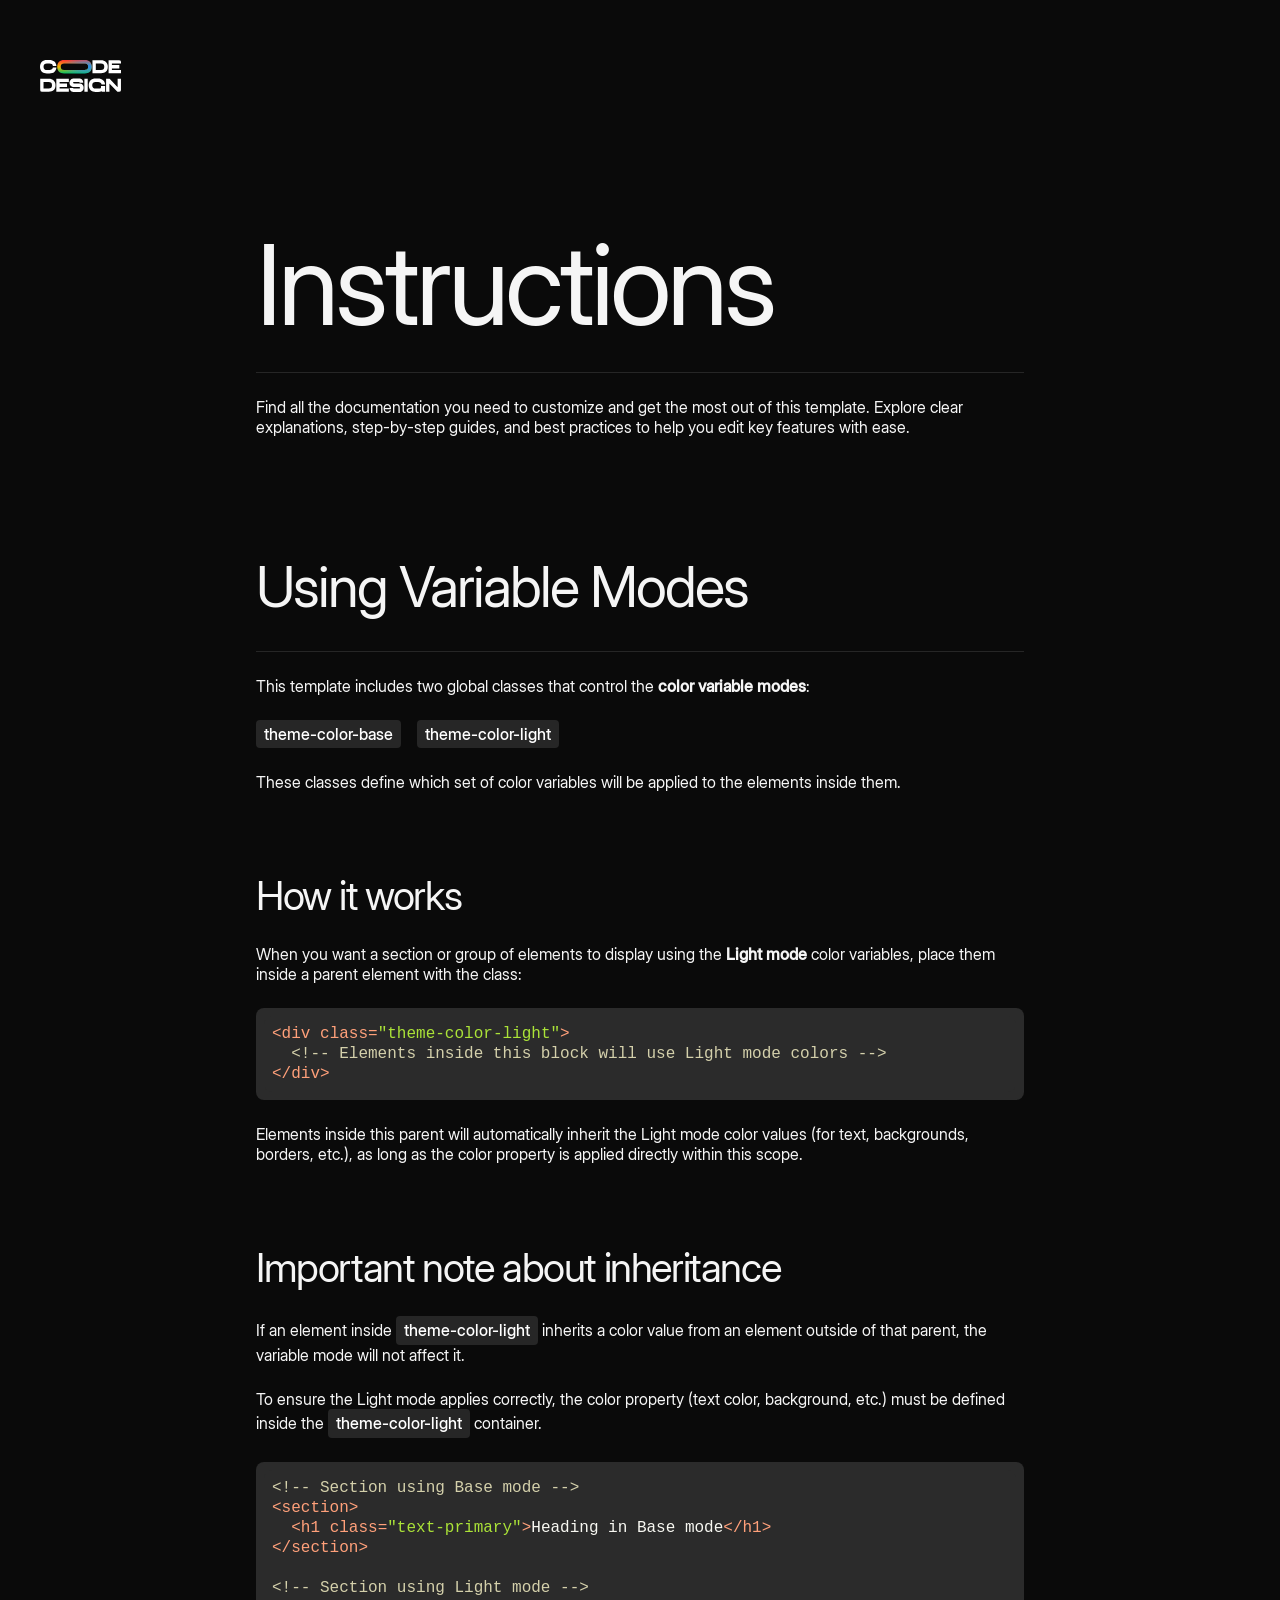
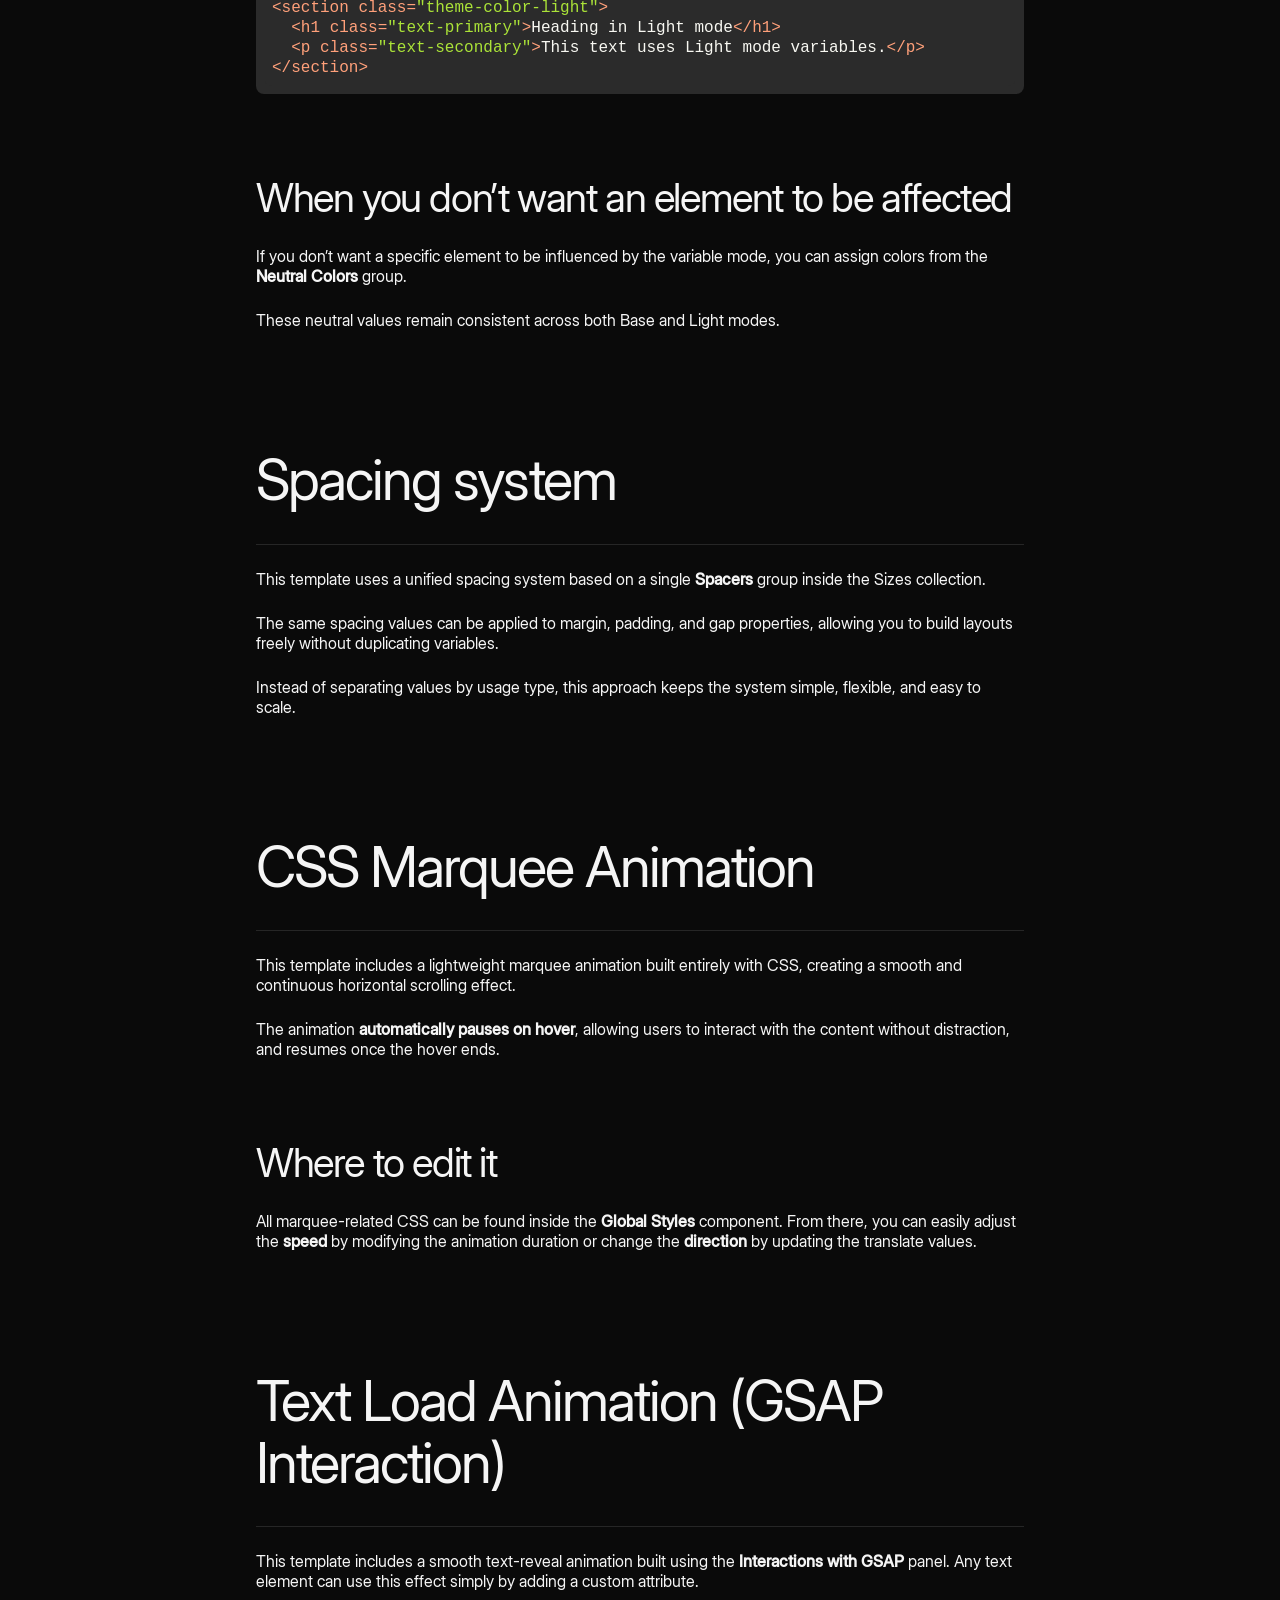
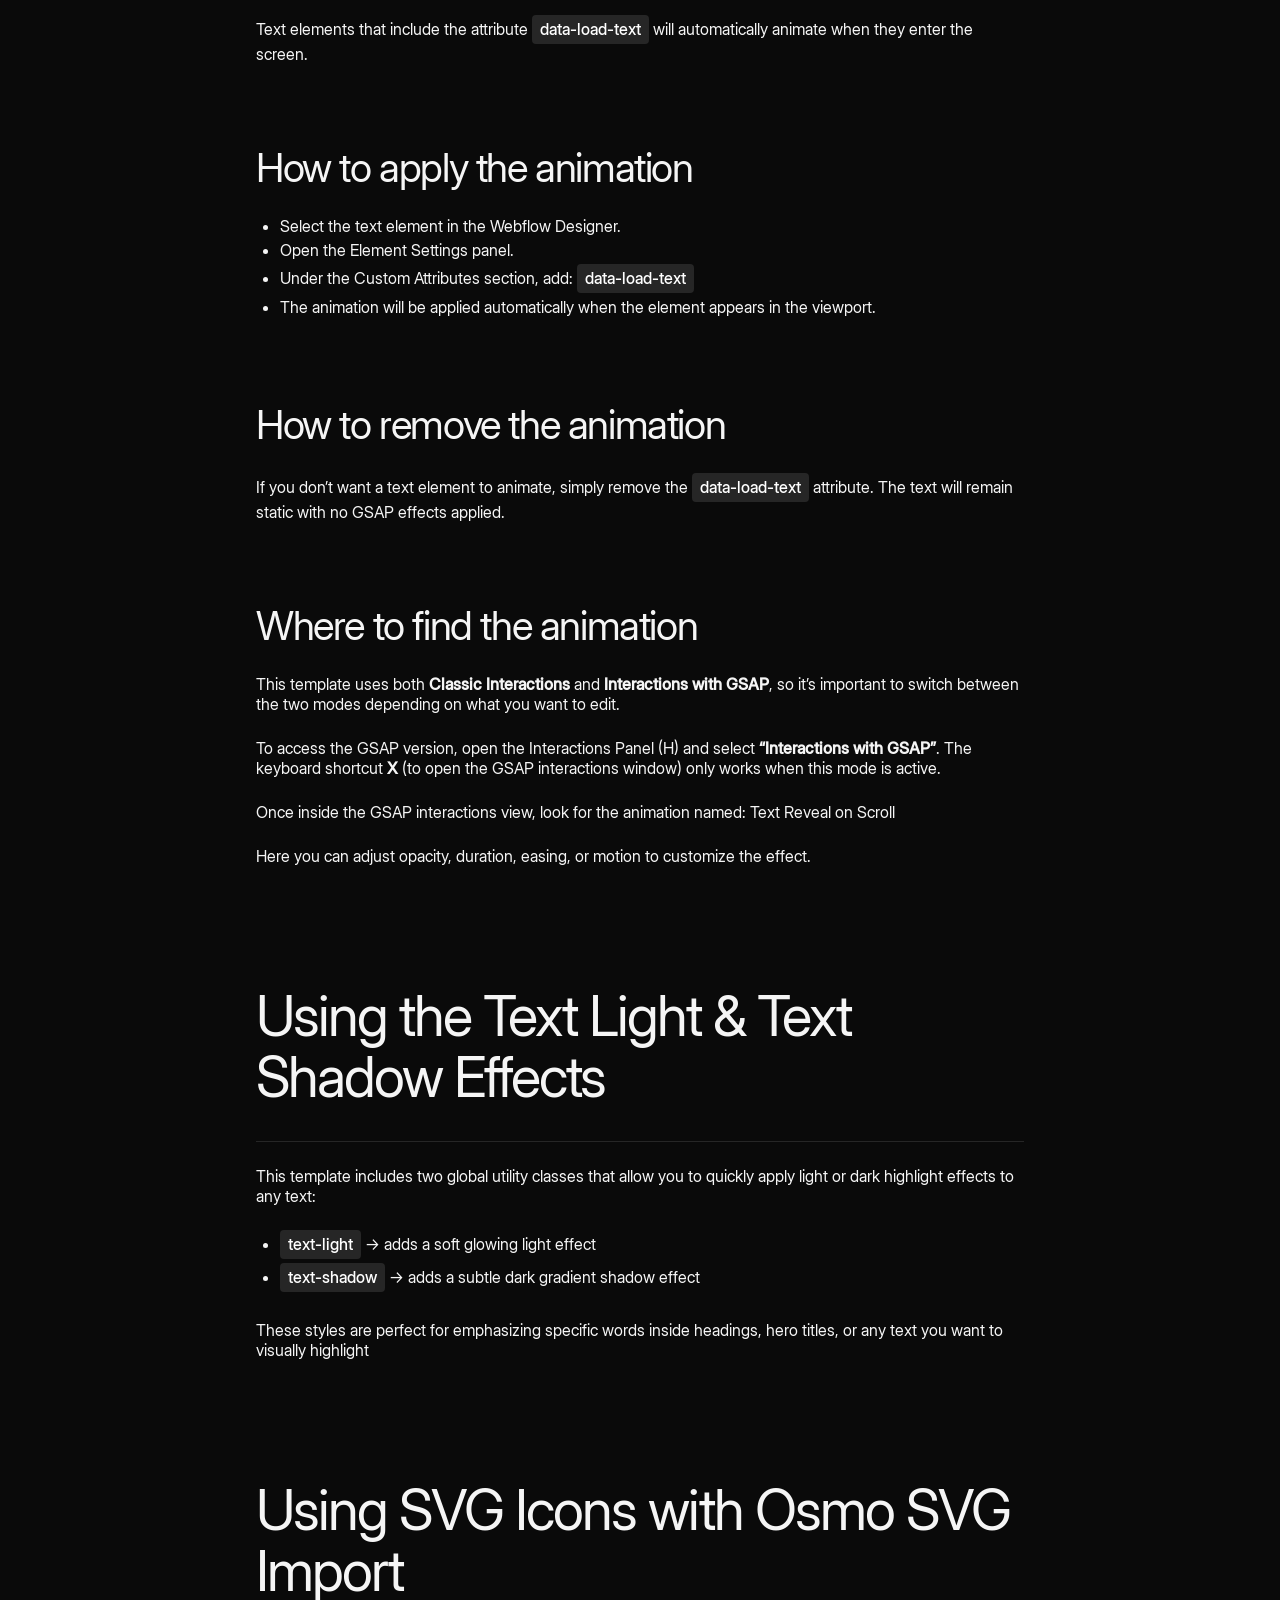
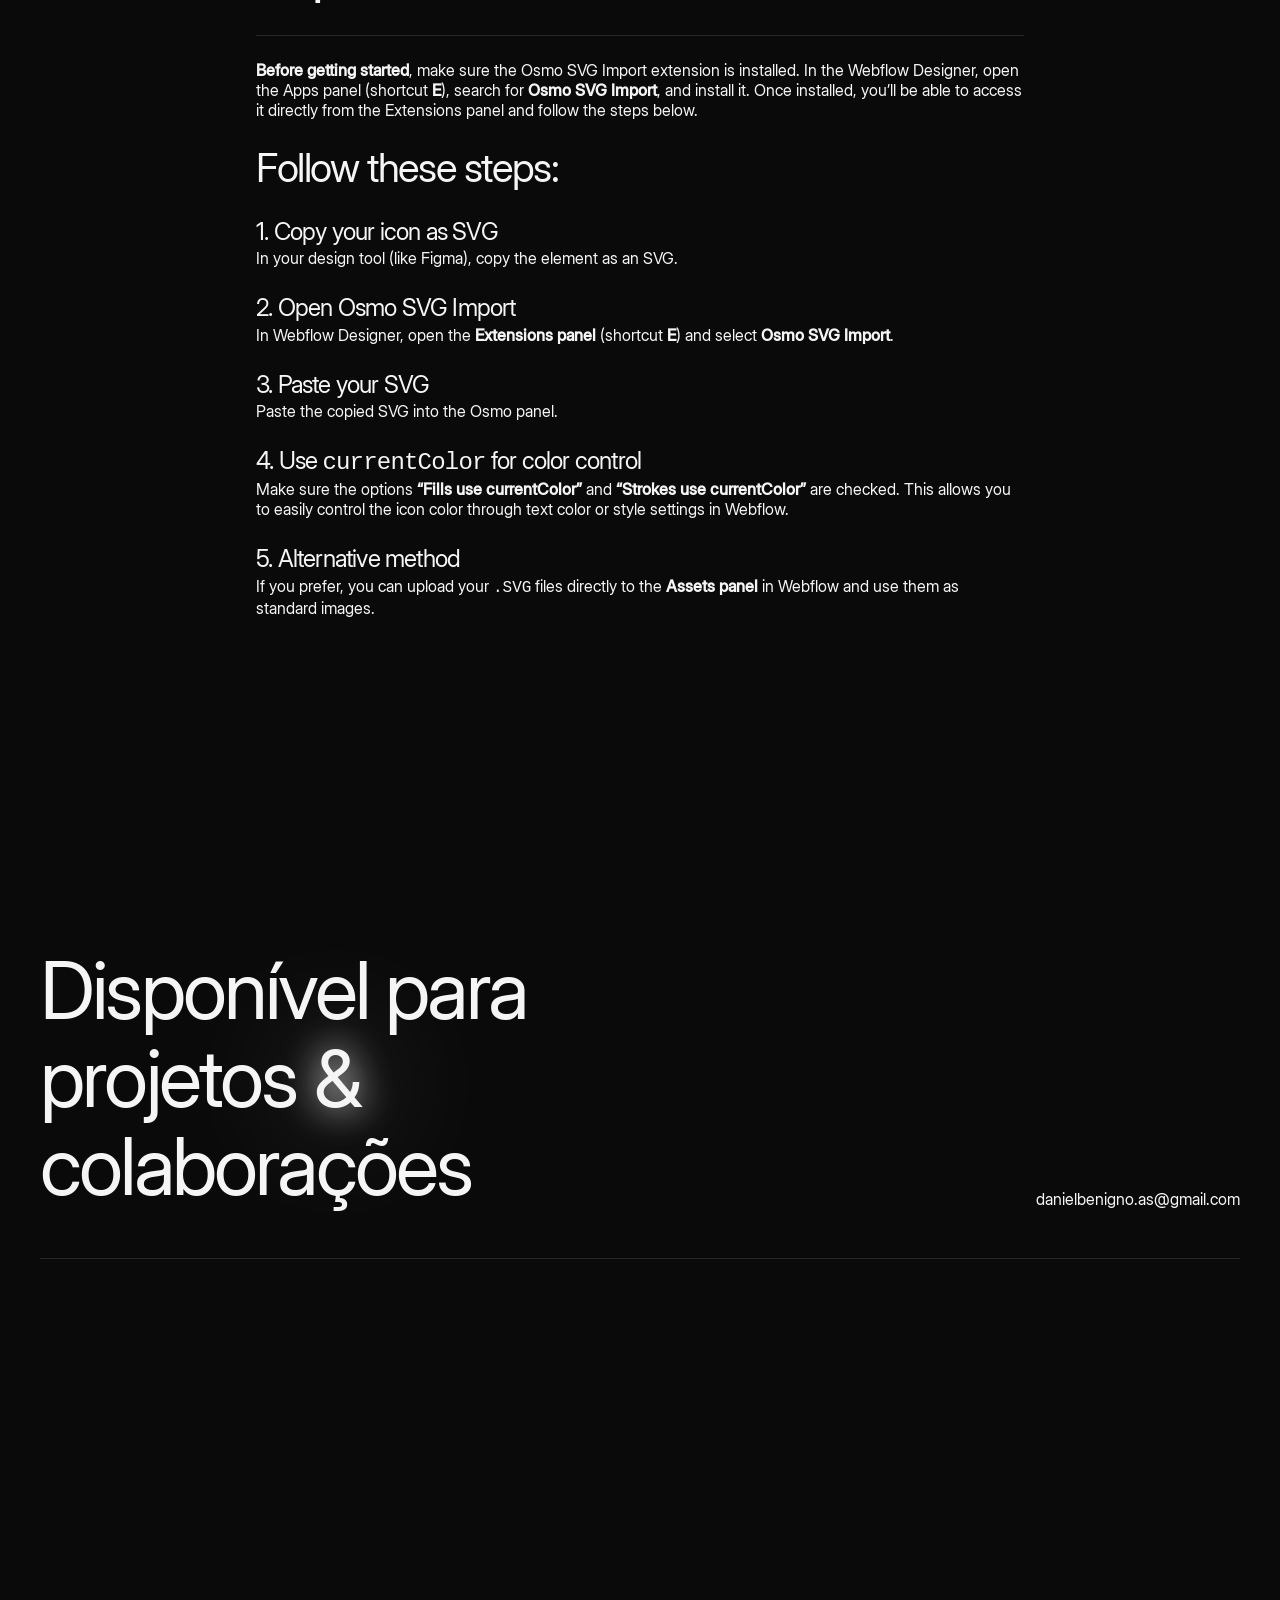
<file: template/instructions.html>
<!DOCTYPE html><!--  This site was created in Webflow. https://webflow.com  --><!--  Last Published: Sat Mar 14 2026 17:04:41 GMT+0000 (Coordinated Universal Time)  -->
<html data-wf-page="696d16bebfe82777b9c3d9cb" data-wf-site="696d16bdbfe82777b9c3d969">
<head>
  <meta charset="utf-8">
  <title>Instructions - Eclipsis - Webflow HTML website template</title>
  <meta content="Showcase your creative work with Eclipsis, a minimalist portfolio template built for designers who value clarity, balance, and effortless presentation." name="description">
  <meta content="Instructions - Eclipsis - Webflow HTML website template" property="og:title">
  <meta content="Showcase your creative work with Eclipsis, a minimalist portfolio template built for designers who value clarity, balance, and effortless presentation." property="og:description">
  <meta content="Instructions - Eclipsis - Webflow HTML website template" property="twitter:title">
  <meta content="Showcase your creative work with Eclipsis, a minimalist portfolio template built for designers who value clarity, balance, and effortless presentation." property="twitter:description">
  <meta property="og:type" content="website">
  <meta content="summary_large_image" name="twitter:card">
  <meta content="width=device-width, initial-scale=1" name="viewport">
  <meta content="Webflow" name="generator">
  <link href="../css/normalize.css" rel="stylesheet" type="text/css">
  <link href="../css/webflow.css" rel="stylesheet" type="text/css">
  <link href="../css/daniels-marvelous-site-117008.webflow.css" rel="stylesheet" type="text/css">
  <style>html.w-mod-js:not(.w-mod-ix3) :is([data-load-text], .nav_logo, .nav_menu_text, .nav_cta) {visibility: hidden !important;}</style>
  <script type="text/javascript">!function(o,c){var n=c.documentElement,t=" w-mod-";n.className+=t+"js",("ontouchstart"in o||o.DocumentTouch&&c instanceof DocumentTouch)&&(n.className+=t+"touch")}(window,document);</script>
  <link href="../images/favicon.jpg" rel="shortcut icon" type="image/x-icon">
  <link href="../images/webclip.jpg" rel="apple-touch-icon">
  <meta name="robots" content="noindex">
</head>
<body>
  <div class="page-wrapper">
    <div class="global-styles w-embed">
      <style>
/* Make text look crisper and more legible in all browsers */
body {
  -webkit-font-smoothing: antialiased;
  -moz-osx-font-smoothing: grayscale;
  font-smoothing: antialiased;
  text-rendering: optimizeLegibility;
}
/* Focus state style for keyboard navigation for the focusable elements */
*[tabindex]:focus-visible,
  input[type="file"]:focus-visible {
   outline: 0.125rem solid #4d65ff;
   outline-offset: 0.125rem;
}
/* Set color style to inherit */
.inherit-color * {
    color: inherit;
}
/* Get rid of top margin on first element in any rich text element */
.w-richtext > :not(div):first-child, .w-richtext > div:first-child > :first-child {
  margin-top: 0 !important;
}
/* Get rid of bottom margin on last element in any rich text element */
.w-richtext>:last-child, .w-richtext ol li:last-child, .w-richtext ul li:last-child {
	margin-bottom: 0 !important;
}
/* Make sure containers never lose their center alignment */
.container-medium,.container-small, .container-large {
	margin-right: auto !important;
  margin-left: auto !important;
}
/* 
Make the following elements inherit typography styles from the parent and not have hardcoded values. 
Important: You will not be able to style for example "All Links" in Designer with this CSS applied.
Uncomment this CSS to use it in the project. Leave this message for future hand-off.
*/
/*
a,
.w-input,
.w-select,
.w-tab-link,
.w-nav-link,
.w-dropdown-btn,
.w-dropdown-toggle,
.w-dropdown-link {
  color: inherit;
  text-decoration: inherit;
  font-size: inherit;
}
*/
/* Apply "..." after 3 lines of text */
.text-style-3lines {
	display: -webkit-box;
	overflow: hidden;
	-webkit-line-clamp: 3;
	-webkit-box-orient: vertical;
}
/* Apply "..." after 2 lines of text */
.text-style-2lines {
	display: -webkit-box;
	overflow: hidden;
	-webkit-line-clamp: 2;
	-webkit-box-orient: vertical;
}
/* These classes are never overwritten */
.hide {
  display: none !important;
}
@media screen and (max-width: 991px) {
    .hide, .hide-tablet {
        display: none !important;
    }
}
  @media screen and (max-width: 767px) {
    .hide-mobile-landscape{
      display: none !important;
    }
}
  @media screen and (max-width: 479px) {
    .hide-mobile{
      display: none !important;
    }
    .home-hero_title .float-right{float:none;}
}
.margin-0 {
  margin: 0rem !important;
}
.padding-0 {
  padding: 0rem !important;
}
.spacing-clean {
padding: 0rem !important;
margin: 0rem !important;
}
.margin-top {
  margin-right: 0rem !important;
  margin-bottom: 0rem !important;
  margin-left: 0rem !important;
}
.padding-top {
  padding-right: 0rem !important;
  padding-bottom: 0rem !important;
  padding-left: 0rem !important;
}
.margin-right {
  margin-top: 0rem !important;
  margin-bottom: 0rem !important;
  margin-left: 0rem !important;
}
.padding-right {
  padding-top: 0rem !important;
  padding-bottom: 0rem !important;
  padding-left: 0rem !important;
}
.margin-bottom {
  margin-top: 0rem !important;
  margin-right: 0rem !important;
  margin-left: 0rem !important;
}
.padding-bottom {
  padding-top: 0rem !important;
  padding-right: 0rem !important;
  padding-left: 0rem !important;
}
.margin-left {
  margin-top: 0rem !important;
  margin-right: 0rem !important;
  margin-bottom: 0rem !important;
}
.padding-left {
  padding-top: 0rem !important;
  padding-right: 0rem !important;
  padding-bottom: 0rem !important;
}
.margin-horizontal {
  margin-top: 0rem !important;
  margin-bottom: 0rem !important;
}
.padding-horizontal {
  padding-top: 0rem !important;
  padding-bottom: 0rem !important;
}
.margin-vertical {
  margin-right: 0rem !important;
  margin-left: 0rem !important;
}
.padding-vertical {
  padding-right: 0rem !important;
  padding-left: 0rem !important;
}
/* Custom CSS */
.wf-control {opacity:0;}
h1,h2,h3,h4,h5,h6{font-weight:400;}
.menu_button-mobile svg path{fill:currentColor;}
.navbar_projects-link:has(.w--current) {
  color:var(--_theme-colors---text--primary);
}
/* Project Marquee Animation*/
.projects_marquee-list {
  animation: marquee 40s linear infinite;
  animation-delay: 0.2s;
}
.projects_marquee:hover .projects_marquee-list {
  animation-play-state: paused;
}
@keyframes marquee {
  from {
    transform: translateX(0);
  }
  to {
    transform: translateX(-100%);
  }
}
/* Project Marquee Animation*/
.faq:first-child{padding-top:0; border:none;}
@media (max-width: 992px) {
	.menu_button-mobile{display:flex!important;}
  .menu_button-mobile.w--open .menu_button-icon{display:none;}
  .menu_button-mobile.w--open .menu_button-icon.is-close{display:block;}
}
</style>
    </div>
    <div data-animation="default" data-collapse="medium" data-duration="400" data-easing="ease" data-easing2="ease" data-doc-height="1" role="banner" class="nav w-nav">
      <div class="nav_component">
        <div class="padding-global">
          <div class="nav_container">
            <a href="../index.html" class="nav_brand w-nav-brand"><img src="../images/Logo.svg" loading="lazy" width="81" alt=""></a>
            <nav role="navigation" class="nav_menu-wrap w-nav-menu">
              <div class="nav_menu-content">
                <div class="nav_menu">
                  <a href="../index.html" class="nav_menu_text w-nav-link">Home</a>
                  <a href="../projetos.html" class="nav_menu_text w-nav-link">Projetos</a>
                  <a href="../pricing.html" class="nav_menu_text w-nav-link">Pacotes mensais</a>
                </div>
                <div class="nav_cta-mobile">
                  <div class="nav_menu-social">
                    <a data-load-text="" href="https://www.linkedin.com/" target="_blank" class="social_link">LinkedIn</a>
                  </div>
                  <a href="#" class="footer_contact-email"><span data-load-text="">Danielbenigno.as@gmail.com</span></a>
                </div>
              </div>
            </nav>
            <div class="overflow-hidden">
              <div class="nav_cta">
                <a data-w-id="19a55963-a69b-4345-a3b6-fef10cc48aab" href="https://wa.me/5573981904957?text=Ol%C3%A1%2C%20tudo%20bom%3F%20Gostaria%20de%20saber%20mais%20sobre%20seus%20servi%C3%A7os" target="_blank" class="button w-inline-block"><span class="text-size-sm">Whatsapp</span>
                  <div class="button_icon"><svg xmlns="http://www.w3.org/2000/svg" width="100%" viewbox="0 0 11 9" fill="none" class="icon-1x1-sm-minus">
                      <path d="M5.76953 8.91406L5.00391 8.14844L6.44629 6.71289C6.7334 6.42578 7.03418 6.13411 7.34863 5.83789C7.66309 5.53711 7.9707 5.24772 8.27148 4.96973C8.06185 4.97884 7.85221 4.98796 7.64258 4.99707C7.43294 5.00163 7.22331 5.00391 7.01367 5.00391H0V3.91016H7.01367C7.22331 3.91016 7.43294 3.91471 7.64258 3.92383C7.85221 3.92839 8.06185 3.93522 8.27148 3.94434C7.9707 3.66634 7.66309 3.37923 7.34863 3.08301C7.03418 2.78223 6.7334 2.48828 6.44629 2.20117L5.00391 0.765625L5.76953 0L10.2266 4.45703L5.76953 8.91406Z" fill="currentColor"></path>
                    </svg><svg xmlns="http://www.w3.org/2000/svg" width="100%" viewbox="0 0 11 9" fill="none" class="icon-1x1-sm-minus">
                      <path d="M5.76953 8.91406L5.00391 8.14844L6.44629 6.71289C6.7334 6.42578 7.03418 6.13411 7.34863 5.83789C7.66309 5.53711 7.9707 5.24772 8.27148 4.96973C8.06185 4.97884 7.85221 4.98796 7.64258 4.99707C7.43294 5.00163 7.22331 5.00391 7.01367 5.00391H0V3.91016H7.01367C7.22331 3.91016 7.43294 3.91471 7.64258 3.92383C7.85221 3.92839 8.06185 3.93522 8.27148 3.94434C7.9707 3.66634 7.66309 3.37923 7.34863 3.08301C7.03418 2.78223 6.7334 2.48828 6.44629 2.20117L5.00391 0.765625L5.76953 0L10.2266 4.45703L5.76953 8.91406Z" fill="currentColor"></path>
                    </svg></div>
                </a>
              </div>
            </div>
            <div class="menu_button-mobile w-nav-button"><svg data-w-id="161a934a-7f4c-e2c4-fb4d-adb0cd07892f" xmlns="http://www.w3.org/2000/svg" width="100%" viewbox="0 0 24 24" fill="none" class="menu_button-icon">
                <path fill-rule="evenodd" clip-rule="evenodd" d="M3 6.75C3 6.33579 3.33579 6 3.75 6H20.25C20.6642 6 21 6.33579 21 6.75C21 7.16421 20.6642 7.5 20.25 7.5H3.75C3.33579 7.5 3 7.16421 3 6.75ZM3 12C3 11.5858 3.33579 11.25 3.75 11.25H20.25C20.6642 11.25 21 11.5858 21 12C21 12.4142 20.6642 12.75 20.25 12.75H3.75C3.33579 12.75 3 12.4142 3 12ZM11.25 17.25C11.25 16.8358 11.5858 16.5 12 16.5H20.25C20.6642 16.5 21 16.8358 21 17.25C21 17.6642 20.6642 18 20.25 18H12C11.5858 18 11.25 17.6642 11.25 17.25Z" fill="currentColor"></path>
              </svg><svg xmlns="http://www.w3.org/2000/svg" width="100%" viewbox="0 0 24 24" fill="none" class="menu_button-icon is-close">
                <path d="M20.25 3.75L3.75 20.25" stroke="currentColor" stroke-width="2" stroke-linejoin="round"></path>
                <path d="M20.25 20.25L3.75 3.75" stroke="currentColor" stroke-width="2" stroke-linejoin="round"></path>
              </svg></div>
          </div>
        </div>
      </div>
    </div>
    <main class="main-wrapper">
      <section class="section_resources">
        <div class="padding-global padding-section-large">
          <div class="container-small">
            <div class="resources_component">
              <div class="resources_block">
                <div class="resources_heading">
                  <h1>Instructions</h1>
                </div>
                <p>Find all the documentation you need to customize and get the most out of this template. Explore clear explanations, step-by-step guides, and best practices to help you edit key features with ease.</p>
              </div>
              <div class="resources_block">
                <div class="resources_heading">
                  <h2 class="heading-style-h3">Using Variable Modes</h2>
                </div>
                <p>This template includes two global classes that control the <strong>color variable modes</strong>:</p>
                <div class="button-group">
                  <div class="styleguide_label">theme-color-base</div>
                  <div class="styleguide_label">theme-color-light</div>
                </div>
                <p>These classes define which set of color variables will be applied to the elements inside them.</p>
                <div class="spacer-medium"></div>
                <h3 class="heading-style-h4">How it works</h3>
                <p>When you want a section or group of elements to display using the <strong>Light mode</strong> color variables, place them inside a parent element with the class:</p>
                <pre contenteditable="false" class="border-radius-small w-code-block" style="display:block;overflow-x:auto;background:#2b2b2b;color:#f8f8f2;padding:0.5em"><code class="language-htmlbars" style="white-space:pre"><span class="xml" style="color:#ffa07a">&lt;</span><span class="xml" style="color:#ffa07a">div</span><span class="xml" style="color:#ffa07a"> </span><span class="xml hljs-attr" style="color:#ffa07a">class</span><span class="xml" style="color:#ffa07a">=</span><span class="xml" style="color:#abe338">&quot;theme-color-light&quot;</span><span class="xml" style="color:#ffa07a">&gt;</span><span class="xml">
</span><span class="xml">  </span><span class="xml" style="color:#d4d0ab">&lt;!-- Elements inside this block will use Light mode colors --&gt;</span><span class="xml">
</span><span class="xml"></span><span class="xml" style="color:#ffa07a">&lt;/</span><span class="xml" style="color:#ffa07a">div</span><span class="xml" style="color:#ffa07a">&gt;</span><span class="xml">
</span><span class="xml"></span></code></pre>
                <p>Elements inside this parent will automatically inherit the Light mode color values (for text, backgrounds, borders, etc.), as long as the color property is applied directly within this scope.</p>
                <div class="spacer-medium"></div>
                <h3 class="heading-style-h4">Important note about inheritance</h3>
                <p>If an element inside <span class="styleguide_label">theme-color-light</span> inherits a color value from an element outside of that parent, the variable mode will not affect it.</p>
                <p>To ensure the Light mode applies correctly, the color property (text color, background, etc.) must be defined inside the <span class="styleguide_label">theme-color-light</span> container.</p>
                <pre contenteditable="false" class="border-radius-small w-code-block" style="display:block;overflow-x:auto;background:#2b2b2b;color:#f8f8f2;padding:0.5em"><code class="language-htmlbars" style="white-space:pre"><span class="xml" style="color:#d4d0ab">&lt;!-- Section using Base mode --&gt;</span><span class="xml">
</span><span class="xml"></span><span class="xml" style="color:#ffa07a">&lt;</span><span class="xml" style="color:#ffa07a">section</span><span class="xml" style="color:#ffa07a">&gt;</span><span class="xml">
</span><span class="xml">  </span><span class="xml" style="color:#ffa07a">&lt;</span><span class="xml" style="color:#ffa07a">h1</span><span class="xml" style="color:#ffa07a"> </span><span class="xml hljs-attr" style="color:#ffa07a">class</span><span class="xml" style="color:#ffa07a">=</span><span class="xml" style="color:#abe338">&quot;text-primary&quot;</span><span class="xml" style="color:#ffa07a">&gt;</span><span class="xml">Heading in Base mode</span><span class="xml" style="color:#ffa07a">&lt;/</span><span class="xml" style="color:#ffa07a">h1</span><span class="xml" style="color:#ffa07a">&gt;</span><span class="xml">
</span><span class="xml"></span><span class="xml" style="color:#ffa07a">&lt;/</span><span class="xml" style="color:#ffa07a">section</span><span class="xml" style="color:#ffa07a">&gt;</span><span class="xml">
</span><span class="xml">
</span><span class="xml"></span><span class="xml" style="color:#d4d0ab">&lt;!-- Section using Light mode --&gt;</span><span class="xml">
</span><span class="xml"></span><span class="xml" style="color:#ffa07a">&lt;</span><span class="xml" style="color:#ffa07a">section</span><span class="xml" style="color:#ffa07a"> </span><span class="xml hljs-attr" style="color:#ffa07a">class</span><span class="xml" style="color:#ffa07a">=</span><span class="xml" style="color:#abe338">&quot;theme-color-light&quot;</span><span class="xml" style="color:#ffa07a">&gt;</span><span class="xml">
</span><span class="xml">  </span><span class="xml" style="color:#ffa07a">&lt;</span><span class="xml" style="color:#ffa07a">h1</span><span class="xml" style="color:#ffa07a"> </span><span class="xml hljs-attr" style="color:#ffa07a">class</span><span class="xml" style="color:#ffa07a">=</span><span class="xml" style="color:#abe338">&quot;text-primary&quot;</span><span class="xml" style="color:#ffa07a">&gt;</span><span class="xml">Heading in Light mode</span><span class="xml" style="color:#ffa07a">&lt;/</span><span class="xml" style="color:#ffa07a">h1</span><span class="xml" style="color:#ffa07a">&gt;</span><span class="xml">
</span><span class="xml">  </span><span class="xml" style="color:#ffa07a">&lt;</span><span class="xml" style="color:#ffa07a">p</span><span class="xml" style="color:#ffa07a"> </span><span class="xml hljs-attr" style="color:#ffa07a">class</span><span class="xml" style="color:#ffa07a">=</span><span class="xml" style="color:#abe338">&quot;text-secondary&quot;</span><span class="xml" style="color:#ffa07a">&gt;</span><span class="xml">This text uses Light mode variables.</span><span class="xml" style="color:#ffa07a">&lt;/</span><span class="xml" style="color:#ffa07a">p</span><span class="xml" style="color:#ffa07a">&gt;</span><span class="xml">
</span><span class="xml"></span><span class="xml" style="color:#ffa07a">&lt;/</span><span class="xml" style="color:#ffa07a">section</span><span class="xml" style="color:#ffa07a">&gt;</span><span class="xml">
</span><span class="xml"></span></code></pre>
                <div class="spacer-medium"></div>
                <h3 class="heading-style-h4">When you don’t want an element to be affected</h3>
                <p>If you don’t want a specific element to be influenced by the variable mode, you can assign colors from the <strong>Neutral Colors</strong> group.</p>
                <p>These neutral values remain consistent across both Base and Light modes.</p>
              </div>
              <div class="resources_block">
                <div class="resources_heading">
                  <h2 class="heading-style-h3">Spacing system</h2>
                </div>
                <p>This template uses a unified spacing system based on a single <strong>Spacers</strong> group inside the Sizes collection.</p>
                <p>The same spacing values can be applied to margin, padding, and gap properties, allowing you to build layouts freely without duplicating variables.</p>
                <p>Instead of separating values by usage type, this approach keeps the system simple, flexible, and easy to scale.</p>
              </div>
              <div class="resources_block">
                <div class="resources_heading">
                  <h2 class="heading-style-h3">CSS Marquee Animation</h2>
                </div>
                <p>This template includes a lightweight marquee animation built entirely with CSS, creating a smooth and continuous horizontal scrolling effect.</p>
                <p>The animation <strong>automatically pauses on hover</strong>, allowing users to interact with the content without distraction, and resumes once the hover ends.</p>
                <div class="spacer-medium"></div>
                <h3 class="heading-style-h4">Where to edit it</h3>
                <p>All marquee-related CSS can be found inside the <strong>Global Styles</strong> component. From there, you can easily adjust the <strong>speed</strong> by modifying the animation duration or change the <strong>direction</strong> by updating the translate values.</p>
              </div>
              <div class="resources_block">
                <div class="resources_heading">
                  <h2 class="heading-style-h3">Text Load Animation (GSAP Interaction)</h2>
                </div>
                <p>This template includes a smooth text-reveal animation built using the <strong>Interactions with GSAP</strong> panel. Any text element can use this effect simply by adding a custom attribute.</p>
                <p>Text elements that include the attribute <span class="styleguide_label">data-load-text</span> will automatically animate when they enter the screen.</p>
                <div class="spacer-medium"></div>
                <h3 class="heading-style-h4">How to apply the animation</h3>
                <ul role="list">
                  <li>Select the text element in the Webflow Designer.</li>
                  <li>Open the Element Settings panel.</li>
                  <li>Under the Custom Attributes section, add: <span class="styleguide_label">data-load-text</span></li>
                  <li>The animation will be applied automatically when the element appears in the viewport.</li>
                </ul>
                <div class="spacer-medium"></div>
                <h3 class="heading-style-h4">How to remove the animation</h3>
                <p>If you don’t want a text element to animate, simply remove the <span class="styleguide_label">data-load-text</span> attribute. The text will remain static with no GSAP effects applied.</p>
                <div class="spacer-medium"></div>
                <h3 class="heading-style-h4">Where to find the animation</h3>
                <p>This template uses both <strong>Classic Interactions</strong> and <strong>Interactions with GSAP</strong>, so it’s important to switch between the two modes depending on what you want to edit.</p>
                <p>To access the GSAP version, open the Interactions Panel (H) and select <strong>“Interactions with GSAP”</strong>. The keyboard shortcut <strong>X</strong> (to open the GSAP interactions window) only works when this mode is active.</p>
                <p>Once inside the GSAP interactions view, look for the animation named: Text Reveal on Scroll </p>
                <p>Here you can adjust opacity, duration, easing, or motion to customize the effect.</p>
              </div>
              <div class="resources_block">
                <div class="resources_heading">
                  <h2 class="heading-style-h3">Using the Text Light &amp; Text Shadow Effects</h2>
                </div>
                <p>This template includes two global utility classes that allow you to quickly apply light or dark highlight effects to any text:</p>
                <ul role="list">
                  <li><span class="styleguide_label">text-light</span> → adds a soft glowing light effect</li>
                  <li><span class="styleguide_label">text-shadow</span> → adds a subtle dark gradient shadow effect</li>
                </ul>
                <p>These styles are perfect for emphasizing specific words inside headings, hero titles, or any text you want to visually highlight</p>
              </div>
              <div class="resources_block">
                <div class="resources_heading">
                  <h2 class="heading-style-h3">Using SVG Icons with Osmo SVG Import</h2>
                </div>
                <p><strong>Before getting started</strong>, make sure the Osmo SVG Import extension is installed. In the Webflow Designer, open the Apps panel (shortcut <strong>E</strong>), search for <strong>Osmo SVG Import</strong>, and install it. Once installed, you’ll be able to access it directly from the Extensions panel and follow the steps below.</p>
                <h3 class="heading-style-h4">Follow these steps:</h3>
                <div>
                  <h4 class="heading-style-h6">1. Copy your icon as SVG</h4>
                  <p>In your design tool (like Figma), copy the element as an SVG.</p>
                </div>
                <div>
                  <h4 class="heading-style-h6">2. Open Osmo SVG Import</h4>
                  <p>In Webflow Designer, open the <strong>Extensions panel</strong> (shortcut <strong>E</strong>) and select <strong>Osmo SVG Import</strong>.</p>
                </div>
                <div>
                  <h4 class="heading-style-h6">3. Paste your SVG</h4>
                  <p>Paste the copied SVG into the Osmo panel.</p>
                </div>
                <div>
                  <h4 class="heading-style-h6">4. Use <code>currentColor</code> for color control</h4>
                  <p>Make sure the options <strong>“Fills use currentColor”</strong> and <strong>“Strokes use currentColor”</strong> are checked. This allows you to easily control the icon color through text color or style settings in Webflow.</p>
                </div>
                <div>
                  <h4 class="heading-style-h6">5. Alternative method</h4>
                  <p>If you prefer, you can upload your <code>.SVG</code> files directly to the <strong>Assets panel</strong> in Webflow and use them as standard images.</p>
                </div>
              </div>
            </div>
          </div>
        </div>
      </section>
    </main>
    <footer class="footer">
      <div class="padding-global">
        <div class="container-large">
          <div class="footer_component">
            <div class="footer_content">
              <div class="footer_title">
                <h2 class="heading-style-h2">Disponível para projetos <span class="text-light">&amp;</span> colaborações</h2>
              </div>
              <div class="footer_contact">
                <div class="max-width-xsmall">
                  <p data-load-text="" class="text-size-md">Seja projeto de site, marca, social, ou video, estou aqui a seu dispor.</p>
                </div>
                <a href="mailto:Danielbenigno.as@gmail.com" class="footer_contact-email">danielbenigno.as@gmail.com</a>
              </div>
            </div>
            <div class="footer_links">
              <div class="footer_legal-links">
                <div class="footer_brand">
                  <div data-load-text=""><img src="../images/Logo.svg" loading="lazy" alt=""></div>
                </div>
              </div>
              <div class="footer_copyright"><span data-load-text="" class="text-size-sm">© 2026 All rights reserved.</span><span data-load-text="" class="text-size-sm">Obrigado por ler até aqui.</span></div>
            </div>
          </div>
        </div>
      </div>
    </footer>
  </div>
  <script src="https://d3e54v103j8qbb.cloudfront.net/js/jquery-3.5.1.min.dc5e7f18c8.js?site=696d16bdbfe82777b9c3d969" type="text/javascript" integrity="sha256-9/aliU8dGd2tb6OSsuzixeV4y/faTqgFtohetphbbj0=" crossorigin="anonymous"></script>
  <script src="../js/webflow.js" type="text/javascript"></script>
  <script src="https://cdn.prod.website-files.com/gsap/3.14.2/gsap.min.js" type="text/javascript"></script>
  <script src="https://cdn.prod.website-files.com/gsap/3.14.2/SplitText.min.js" type="text/javascript"></script>
  <script src="https://cdn.prod.website-files.com/gsap/3.14.2/ScrollTrigger.min.js" type="text/javascript"></script>
</body>
</html>
</file>
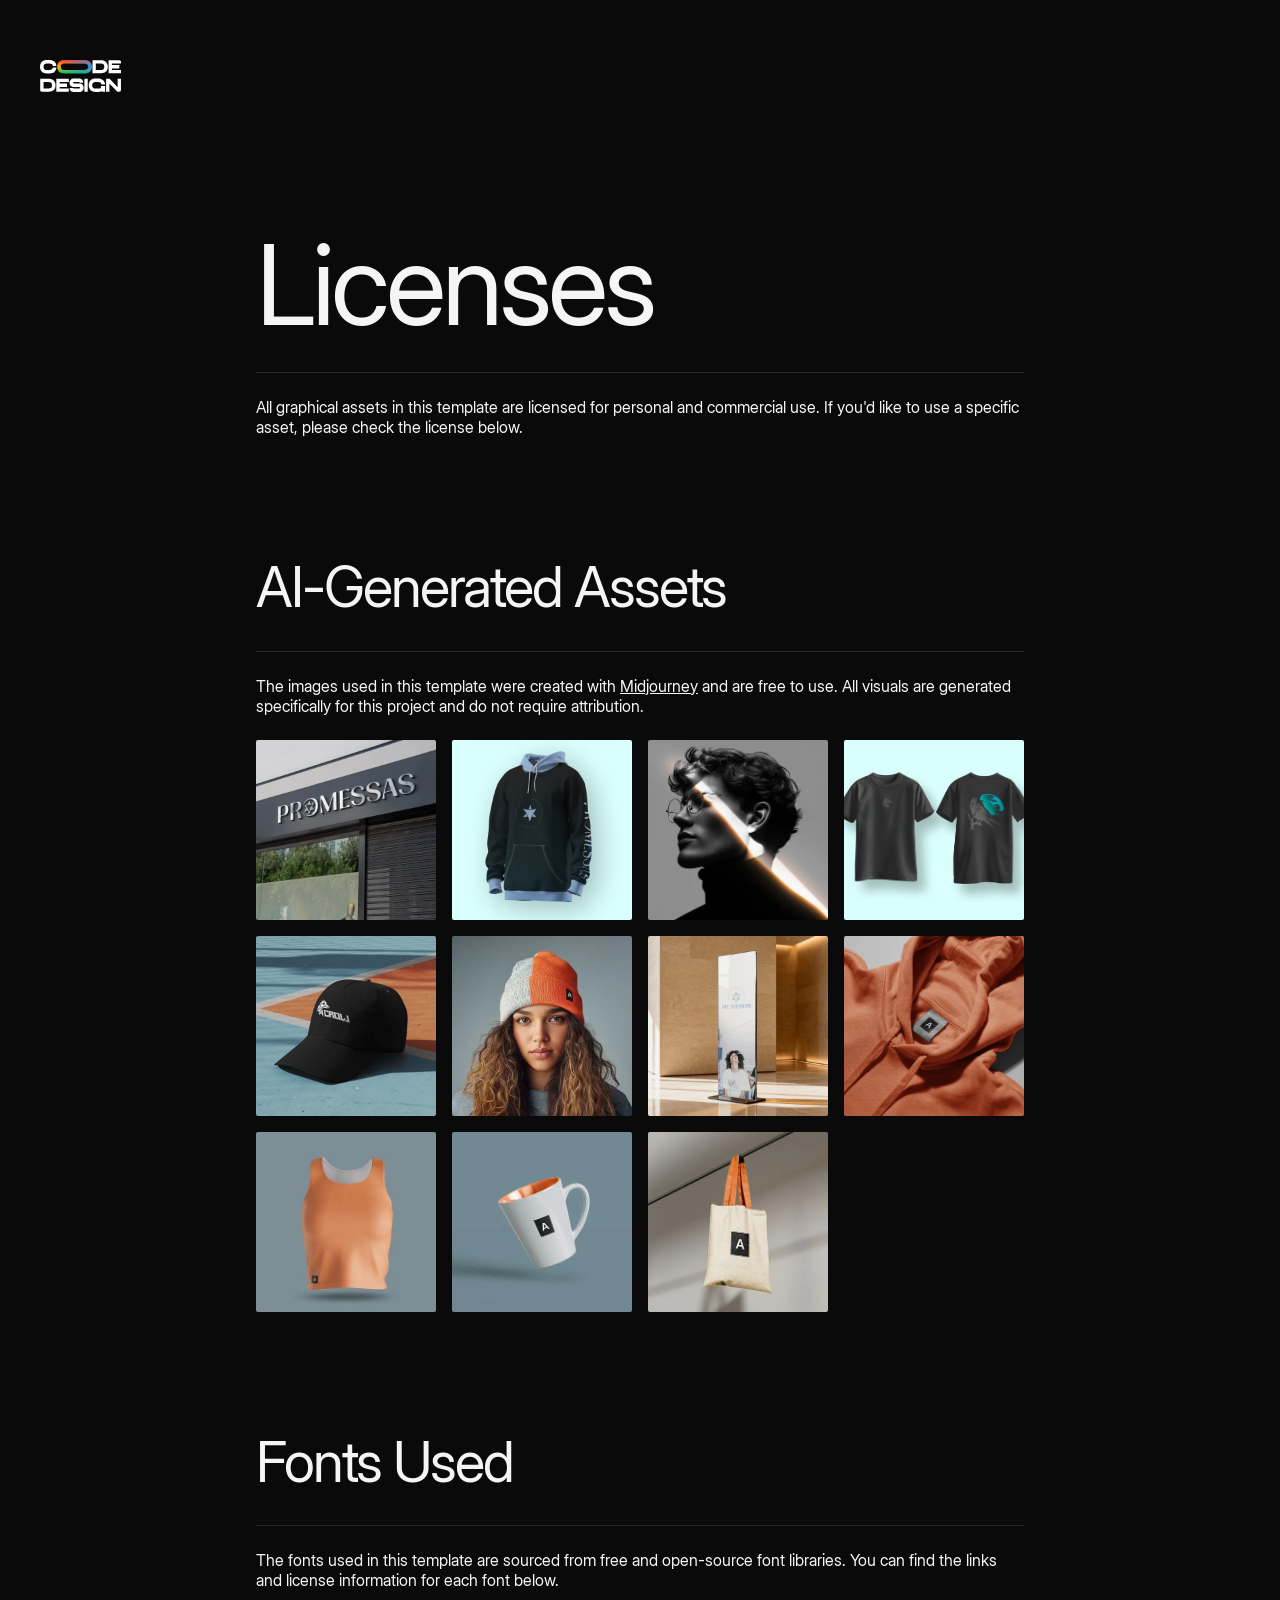
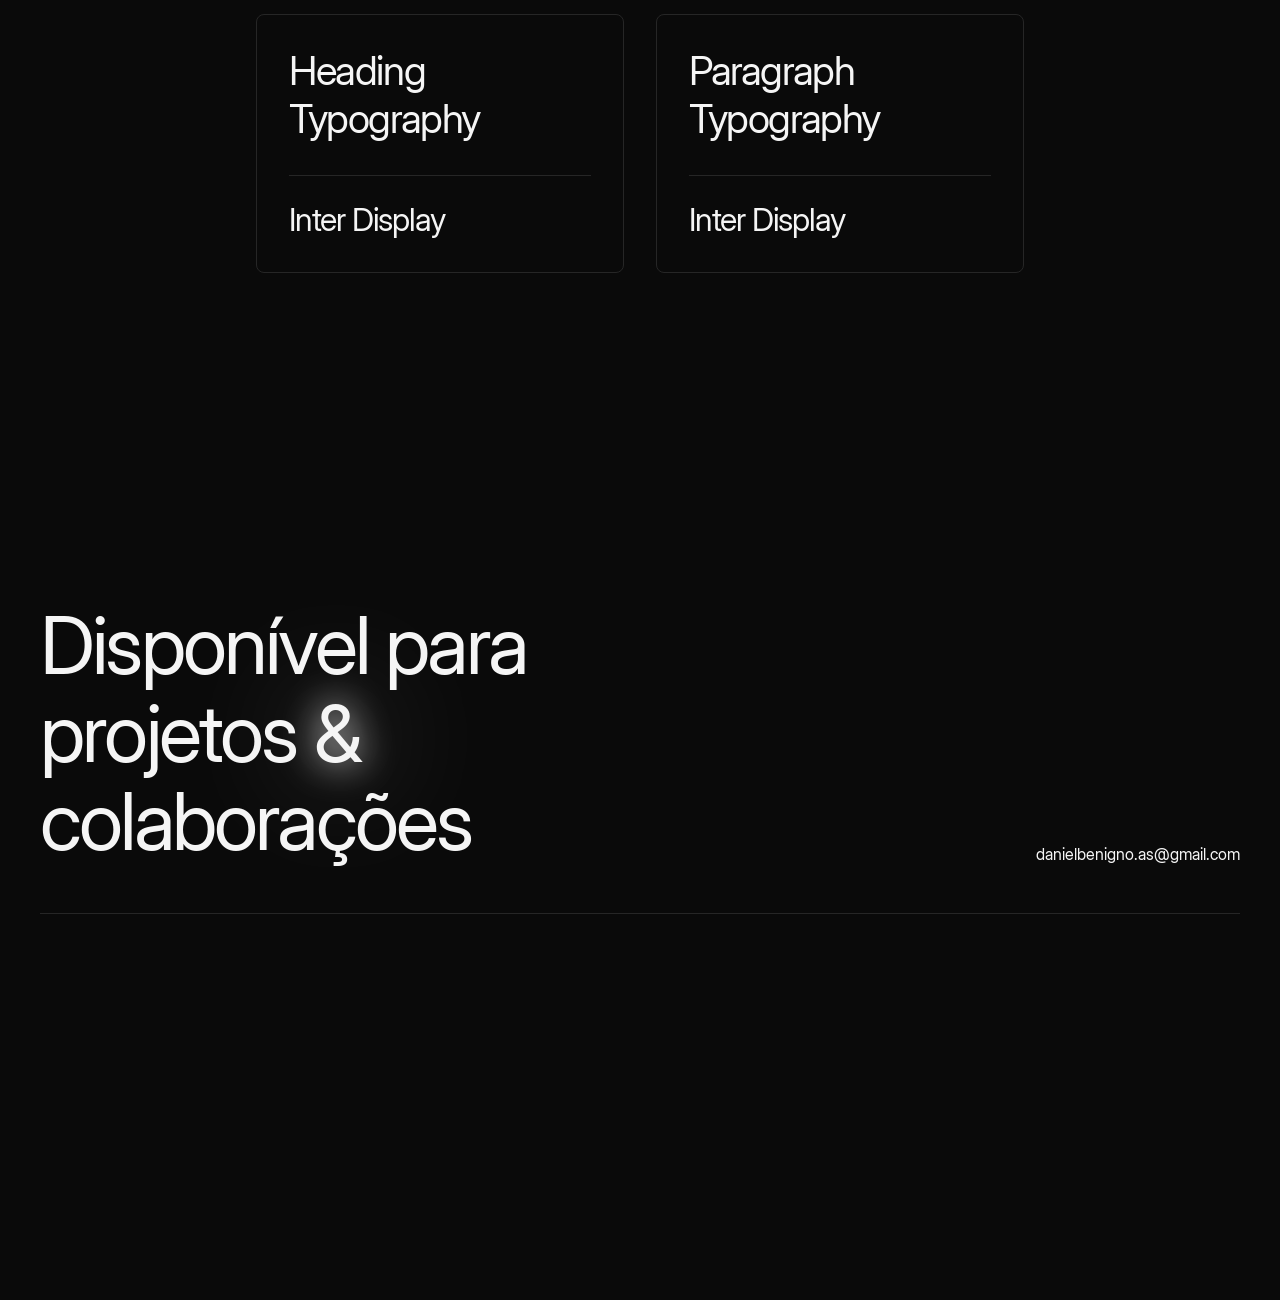
<file: template/licenses.html>
<!DOCTYPE html><!--  This site was created in Webflow. https://webflow.com  --><!--  Last Published: Sat Mar 14 2026 17:04:41 GMT+0000 (Coordinated Universal Time)  -->
<html data-wf-page="696d16bebfe82777b9c3d9c9" data-wf-site="696d16bdbfe82777b9c3d969">
<head>
  <meta charset="utf-8">
  <title>Licenses - Eclipsis - Webflow HTML website template</title>
  <meta content="Showcase your creative work with Eclipsis, a minimalist portfolio template built for designers who value clarity, balance, and effortless presentation." name="description">
  <meta content="Licenses - Eclipsis - Webflow HTML website template" property="og:title">
  <meta content="Showcase your creative work with Eclipsis, a minimalist portfolio template built for designers who value clarity, balance, and effortless presentation." property="og:description">
  <meta content="Licenses - Eclipsis - Webflow HTML website template" property="twitter:title">
  <meta content="Showcase your creative work with Eclipsis, a minimalist portfolio template built for designers who value clarity, balance, and effortless presentation." property="twitter:description">
  <meta property="og:type" content="website">
  <meta content="summary_large_image" name="twitter:card">
  <meta content="width=device-width, initial-scale=1" name="viewport">
  <meta content="Webflow" name="generator">
  <link href="../css/normalize.css" rel="stylesheet" type="text/css">
  <link href="../css/webflow.css" rel="stylesheet" type="text/css">
  <link href="../css/daniels-marvelous-site-117008.webflow.css" rel="stylesheet" type="text/css">
  <style>html.w-mod-js:not(.w-mod-ix3) :is([data-load-text], .nav_logo, .nav_menu_text, .nav_cta) {visibility: hidden !important;}</style>
  <script type="text/javascript">!function(o,c){var n=c.documentElement,t=" w-mod-";n.className+=t+"js",("ontouchstart"in o||o.DocumentTouch&&c instanceof DocumentTouch)&&(n.className+=t+"touch")}(window,document);</script>
  <link href="../images/favicon.jpg" rel="shortcut icon" type="image/x-icon">
  <link href="../images/webclip.jpg" rel="apple-touch-icon">
  <meta name="robots" content="noindex">
</head>
<body>
  <div class="page-wrapper">
    <div class="global-styles w-embed">
      <style>
/* Make text look crisper and more legible in all browsers */
body {
  -webkit-font-smoothing: antialiased;
  -moz-osx-font-smoothing: grayscale;
  font-smoothing: antialiased;
  text-rendering: optimizeLegibility;
}
/* Focus state style for keyboard navigation for the focusable elements */
*[tabindex]:focus-visible,
  input[type="file"]:focus-visible {
   outline: 0.125rem solid #4d65ff;
   outline-offset: 0.125rem;
}
/* Set color style to inherit */
.inherit-color * {
    color: inherit;
}
/* Get rid of top margin on first element in any rich text element */
.w-richtext > :not(div):first-child, .w-richtext > div:first-child > :first-child {
  margin-top: 0 !important;
}
/* Get rid of bottom margin on last element in any rich text element */
.w-richtext>:last-child, .w-richtext ol li:last-child, .w-richtext ul li:last-child {
	margin-bottom: 0 !important;
}
/* Make sure containers never lose their center alignment */
.container-medium,.container-small, .container-large {
	margin-right: auto !important;
  margin-left: auto !important;
}
/* 
Make the following elements inherit typography styles from the parent and not have hardcoded values. 
Important: You will not be able to style for example "All Links" in Designer with this CSS applied.
Uncomment this CSS to use it in the project. Leave this message for future hand-off.
*/
/*
a,
.w-input,
.w-select,
.w-tab-link,
.w-nav-link,
.w-dropdown-btn,
.w-dropdown-toggle,
.w-dropdown-link {
  color: inherit;
  text-decoration: inherit;
  font-size: inherit;
}
*/
/* Apply "..." after 3 lines of text */
.text-style-3lines {
	display: -webkit-box;
	overflow: hidden;
	-webkit-line-clamp: 3;
	-webkit-box-orient: vertical;
}
/* Apply "..." after 2 lines of text */
.text-style-2lines {
	display: -webkit-box;
	overflow: hidden;
	-webkit-line-clamp: 2;
	-webkit-box-orient: vertical;
}
/* These classes are never overwritten */
.hide {
  display: none !important;
}
@media screen and (max-width: 991px) {
    .hide, .hide-tablet {
        display: none !important;
    }
}
  @media screen and (max-width: 767px) {
    .hide-mobile-landscape{
      display: none !important;
    }
}
  @media screen and (max-width: 479px) {
    .hide-mobile{
      display: none !important;
    }
    .home-hero_title .float-right{float:none;}
}
.margin-0 {
  margin: 0rem !important;
}
.padding-0 {
  padding: 0rem !important;
}
.spacing-clean {
padding: 0rem !important;
margin: 0rem !important;
}
.margin-top {
  margin-right: 0rem !important;
  margin-bottom: 0rem !important;
  margin-left: 0rem !important;
}
.padding-top {
  padding-right: 0rem !important;
  padding-bottom: 0rem !important;
  padding-left: 0rem !important;
}
.margin-right {
  margin-top: 0rem !important;
  margin-bottom: 0rem !important;
  margin-left: 0rem !important;
}
.padding-right {
  padding-top: 0rem !important;
  padding-bottom: 0rem !important;
  padding-left: 0rem !important;
}
.margin-bottom {
  margin-top: 0rem !important;
  margin-right: 0rem !important;
  margin-left: 0rem !important;
}
.padding-bottom {
  padding-top: 0rem !important;
  padding-right: 0rem !important;
  padding-left: 0rem !important;
}
.margin-left {
  margin-top: 0rem !important;
  margin-right: 0rem !important;
  margin-bottom: 0rem !important;
}
.padding-left {
  padding-top: 0rem !important;
  padding-right: 0rem !important;
  padding-bottom: 0rem !important;
}
.margin-horizontal {
  margin-top: 0rem !important;
  margin-bottom: 0rem !important;
}
.padding-horizontal {
  padding-top: 0rem !important;
  padding-bottom: 0rem !important;
}
.margin-vertical {
  margin-right: 0rem !important;
  margin-left: 0rem !important;
}
.padding-vertical {
  padding-right: 0rem !important;
  padding-left: 0rem !important;
}
/* Custom CSS */
.wf-control {opacity:0;}
h1,h2,h3,h4,h5,h6{font-weight:400;}
.menu_button-mobile svg path{fill:currentColor;}
.navbar_projects-link:has(.w--current) {
  color:var(--_theme-colors---text--primary);
}
/* Project Marquee Animation*/
.projects_marquee-list {
  animation: marquee 40s linear infinite;
  animation-delay: 0.2s;
}
.projects_marquee:hover .projects_marquee-list {
  animation-play-state: paused;
}
@keyframes marquee {
  from {
    transform: translateX(0);
  }
  to {
    transform: translateX(-100%);
  }
}
/* Project Marquee Animation*/
.faq:first-child{padding-top:0; border:none;}
@media (max-width: 992px) {
	.menu_button-mobile{display:flex!important;}
  .menu_button-mobile.w--open .menu_button-icon{display:none;}
  .menu_button-mobile.w--open .menu_button-icon.is-close{display:block;}
}
</style>
    </div>
    <div data-animation="default" data-collapse="medium" data-duration="400" data-easing="ease" data-easing2="ease" data-doc-height="1" role="banner" class="nav w-nav">
      <div class="nav_component">
        <div class="padding-global">
          <div class="nav_container">
            <a href="../index.html" class="nav_brand w-nav-brand"><img src="../images/Logo.svg" loading="lazy" width="81" alt=""></a>
            <nav role="navigation" class="nav_menu-wrap w-nav-menu">
              <div class="nav_menu-content">
                <div class="nav_menu">
                  <a href="../index.html" class="nav_menu_text w-nav-link">Home</a>
                  <a href="../projetos.html" class="nav_menu_text w-nav-link">Projetos</a>
                  <a href="../pricing.html" class="nav_menu_text w-nav-link">Pacotes mensais</a>
                </div>
                <div class="nav_cta-mobile">
                  <div class="nav_menu-social">
                    <a data-load-text="" href="https://www.linkedin.com/" target="_blank" class="social_link">LinkedIn</a>
                  </div>
                  <a href="#" class="footer_contact-email"><span data-load-text="">Danielbenigno.as@gmail.com</span></a>
                </div>
              </div>
            </nav>
            <div class="overflow-hidden">
              <div class="nav_cta">
                <a data-w-id="19a55963-a69b-4345-a3b6-fef10cc48aab" href="https://wa.me/5573981904957?text=Ol%C3%A1%2C%20tudo%20bom%3F%20Gostaria%20de%20saber%20mais%20sobre%20seus%20servi%C3%A7os" target="_blank" class="button w-inline-block"><span class="text-size-sm">Whatsapp</span>
                  <div class="button_icon"><svg xmlns="http://www.w3.org/2000/svg" width="100%" viewbox="0 0 11 9" fill="none" class="icon-1x1-sm-minus">
                      <path d="M5.76953 8.91406L5.00391 8.14844L6.44629 6.71289C6.7334 6.42578 7.03418 6.13411 7.34863 5.83789C7.66309 5.53711 7.9707 5.24772 8.27148 4.96973C8.06185 4.97884 7.85221 4.98796 7.64258 4.99707C7.43294 5.00163 7.22331 5.00391 7.01367 5.00391H0V3.91016H7.01367C7.22331 3.91016 7.43294 3.91471 7.64258 3.92383C7.85221 3.92839 8.06185 3.93522 8.27148 3.94434C7.9707 3.66634 7.66309 3.37923 7.34863 3.08301C7.03418 2.78223 6.7334 2.48828 6.44629 2.20117L5.00391 0.765625L5.76953 0L10.2266 4.45703L5.76953 8.91406Z" fill="currentColor"></path>
                    </svg><svg xmlns="http://www.w3.org/2000/svg" width="100%" viewbox="0 0 11 9" fill="none" class="icon-1x1-sm-minus">
                      <path d="M5.76953 8.91406L5.00391 8.14844L6.44629 6.71289C6.7334 6.42578 7.03418 6.13411 7.34863 5.83789C7.66309 5.53711 7.9707 5.24772 8.27148 4.96973C8.06185 4.97884 7.85221 4.98796 7.64258 4.99707C7.43294 5.00163 7.22331 5.00391 7.01367 5.00391H0V3.91016H7.01367C7.22331 3.91016 7.43294 3.91471 7.64258 3.92383C7.85221 3.92839 8.06185 3.93522 8.27148 3.94434C7.9707 3.66634 7.66309 3.37923 7.34863 3.08301C7.03418 2.78223 6.7334 2.48828 6.44629 2.20117L5.00391 0.765625L5.76953 0L10.2266 4.45703L5.76953 8.91406Z" fill="currentColor"></path>
                    </svg></div>
                </a>
              </div>
            </div>
            <div class="menu_button-mobile w-nav-button"><svg data-w-id="161a934a-7f4c-e2c4-fb4d-adb0cd07892f" xmlns="http://www.w3.org/2000/svg" width="100%" viewbox="0 0 24 24" fill="none" class="menu_button-icon">
                <path fill-rule="evenodd" clip-rule="evenodd" d="M3 6.75C3 6.33579 3.33579 6 3.75 6H20.25C20.6642 6 21 6.33579 21 6.75C21 7.16421 20.6642 7.5 20.25 7.5H3.75C3.33579 7.5 3 7.16421 3 6.75ZM3 12C3 11.5858 3.33579 11.25 3.75 11.25H20.25C20.6642 11.25 21 11.5858 21 12C21 12.4142 20.6642 12.75 20.25 12.75H3.75C3.33579 12.75 3 12.4142 3 12ZM11.25 17.25C11.25 16.8358 11.5858 16.5 12 16.5H20.25C20.6642 16.5 21 16.8358 21 17.25C21 17.6642 20.6642 18 20.25 18H12C11.5858 18 11.25 17.6642 11.25 17.25Z" fill="currentColor"></path>
              </svg><svg xmlns="http://www.w3.org/2000/svg" width="100%" viewbox="0 0 24 24" fill="none" class="menu_button-icon is-close">
                <path d="M20.25 3.75L3.75 20.25" stroke="currentColor" stroke-width="2" stroke-linejoin="round"></path>
                <path d="M20.25 20.25L3.75 3.75" stroke="currentColor" stroke-width="2" stroke-linejoin="round"></path>
              </svg></div>
          </div>
        </div>
      </div>
    </div>
    <main class="main-wrapper">
      <section class="section_resources">
        <div class="padding-global padding-section-large">
          <div class="container-small">
            <div class="resources_component">
              <div class="resources_block">
                <div class="resources_heading">
                  <h1>Licenses</h1>
                </div>
                <p>All graphical assets in this template are licensed for personal and commercial use. If you&#x27;d like to use a specific asset, please check the license below.</p>
              </div>
              <div class="resources_block">
                <div class="resources_heading">
                  <h2 class="heading-style-h3">AI-Generated Assets</h2>
                </div>
                <p>The images used in this template were created with <a href="https://docs.midjourney.com/hc/en-us/articles/27870375276557-Using-Images-Videos-Commercially" target="_blank" class="resources_link">Midjourney</a> and are free to use. All visuals are generated specifically for this project and do not require attribution.</p>
                <div class="licenses_grid">
                  <div id="w-node-_5b373d2d-7d6c-9482-f6b8-7ac674e4821e-b9c3d9c9" class="asset_link"><img width="200" height="200" alt="Black sport bottle with a bamboo lid placed on a gray surface, casting a soft shadow." src="../images/Project-Thumbnail-5.avif" loading="lazy" class="asset_item"></div>
                  <div id="w-node-_54354e9e-c6ee-aa4b-9d8c-5810f7631c2f-b9c3d9c9" class="asset_link"><img width="200" height="200" alt="Orange and gray knitted beanie floating over a soft blue background." src="../images/Project-Thumbnail-4.avif" loading="lazy" class="asset_item"></div>
                  <div id="w-node-_7c5bf486-4a40-174b-2899-d5866734e807-b9c3d9c9" class="asset_link"><img width="200" height="200" alt="Artistic portrait of a man wearing glasses, illuminated by a diagonal streak of light against a gray background." src="../images/Portrait-Image.avif" loading="lazy" srcset="../images/a9303afd215be8f0d64e9bc8e1a61425_Project-Thumb-3-p-500.avif 500w, ../images/a9303afd215be8f0d64e9bc8e1a61425_Project-Thumb-3-p-800.avif 800w, ../images/Portrait-Image.avif 1336w" sizes="200px" class="asset_item"></div>
                  <div id="w-node-_48741440-1b17-df17-28be-0f778f42aadc-b9c3d9c9" class="asset_link"><img width="200" height="200" alt="Green puffer jacket floating against a light gray background." src="../images/Project-Thumbnail-2.jpg" loading="lazy" srcset="../images/804c74dba9da318bf27157134a2e518c_Project-Thumbnail-2-p-500.jpg 500w, ../images/804c74dba9da318bf27157134a2e518c_Project-Thumbnail-2-p-800.jpg 800w, ../images/804c74dba9da318bf27157134a2e518c_Project-Thumbnail-2-p-1080.jpg 1080w, ../images/Project-Thumbnail-2.jpg 1350w" sizes="200px" class="asset_item"></div>
                  <div id="w-node-_64a60a7d-94cf-ee93-b0c5-da243e2acac8-b9c3d9c9" class="asset_link"><img width="200" height="200" alt="Iced coffee in a clear plastic cup with swirling milk and ice cubes splashing at the top." src="../images/Project-Thumbnail-1.avif" loading="lazy" class="asset_item"></div>
                  <div id="w-node-_8e5a5906-9def-df1c-b823-dcb62b4bfd6b-b9c3d9c9" class="asset_link"><img width="200" height="200" alt="Portrait of a woman with curly hair wearing a two-tone gray and orange beanie against a neutral background." src="../images/Nova-Studio-Thumbnail-5_1Nova-Studio-Thumbnail-5.avif" loading="lazy" srcset="../images/Nova-Studio-Thumbnail-5_1-p-500.avif 500w, ../images/Nova-Studio-Thumbnail-5_1-p-800.avif 800w, ../images/Nova-Studio-Thumbnail-5_1-p-1080.avif 1080w, ../images/Nova-Studio-Thumbnail-5_1-p-1600.avif 1600w, ../images/Nova-Studio-Thumbnail-5_1Nova-Studio-Thumbnail-5.avif 2560w" sizes="200px" class="asset_item"></div>
                  <div id="w-node-_81ba0261-bef0-5217-d7a1-7dd445639049-b9c3d9c9" class="asset_link"><img width="200" height="200" alt="Minimalist over-ear wireless headphones in a soft pink finish, shown floating against a neutral background with fabric ear cushions." src="../images/Project-Thumb-3.avif" loading="lazy" class="asset_item"></div>
                  <div id="w-node-_639b0a60-7810-7e8c-4239-c0ac16699a50-b9c3d9c9" class="asset_link"><img width="200" height="200" alt="Close-up of an orange hoodie with drawstrings, showing a black inner label with the letter “A.”" src="../images/Nova-Studio-Thumbnail-4_1Nova-Studio-Thumbnail-4.avif" loading="lazy" srcset="../images/Nova-Studio-Thumbnail-4_1-p-500.avif 500w, ../images/Nova-Studio-Thumbnail-4_1-p-800.avif 800w, ../images/Nova-Studio-Thumbnail-4_1Nova-Studio-Thumbnail-4.avif 1264w" sizes="200px" class="asset_item"></div>
                  <div id="w-node-_046e2547-761b-ef51-b3ca-39cd7b65e80e-b9c3d9c9" class="asset_link"><img width="200" height="200" alt="Orange athletic tank top displayed against a blue backdrop, featuring a small black label with the letter “A” near the bottom edge." src="../images/Nova-Studio-Thumbnail-3_1Nova-Studio-Thumbnail-3.avif" loading="lazy" srcset="../images/Nova-Studio-Thumbnail-3_1-p-500.avif 500w, ../images/Nova-Studio-Thumbnail-3_1Nova-Studio-Thumbnail-3.avif 1264w" sizes="200px" class="asset_item"></div>
                  <div id="w-node-_71a10753-dd24-aa3c-2c77-7acaaa9fae73-b9c3d9c9" class="asset_link"><img width="200" height="200" alt="White ceramic mug with an orange interior, floating against a blue background, displaying a black square logo with the letter “A.”" src="../images/Nova-Studio-Thumbnail-2_1Nova-Studio-Thumbnail-2.avif" loading="lazy" srcset="../images/Nova-Studio-Thumbnail-2_1-p-500.avif 500w, ../images/Nova-Studio-Thumbnail-2_1Nova-Studio-Thumbnail-2.avif 1264w" sizes="200px" class="asset_item"></div>
                  <div id="w-node-de4b19f0-aee2-e576-1a00-ac62d9d1acc3-b9c3d9c9" class="asset_link"><img width="200" height="200" alt="Beige fabric tote bag with orange handles hanging from a horizontal bar, featuring a black square logo with the letter “A” on the front." src="../images/Nova-Studio-Thumbnail-1_1Nova-Studio-Thumbnail-1.avif" loading="lazy" srcset="../images/Nova-Studio-Thumbnail-1_1-p-500.avif 500w, ../images/Nova-Studio-Thumbnail-1_1-p-800.avif 800w, ../images/Nova-Studio-Thumbnail-1_1Nova-Studio-Thumbnail-1.avif 1264w" sizes="200px" class="asset_item"></div>
                </div>
              </div>
              <div class="resources_block">
                <div class="resources_heading">
                  <h2 class="heading-style-h3">Fonts Used</h2>
                </div>
                <p>The fonts used in this template are sourced from free and open-source font libraries. You can find the links and license information for each font below.</p>
                <div class="licenses_grid is-font">
                  <a id="w-node-_84f1c9eb-3f50-58db-5fa8-edfd94165d1d-b9c3d9c9" href="https://rsms.me/inter/#:~:text=Inter%20is%20a%20free%20and,in%20almost%20any%20way%20imaginable" target="_blank" class="asset_link is-font w-inline-block">
                    <div class="resources_heading">
                      <h3 class="heading-style-h4">Heading Typography</h3>
                    </div>
                    <h4 class="heading-style-h5">Inter Display</h4>
                  </a>
                  <a id="w-node-f315f48d-c824-56e7-1dc7-67f40733c8a9-b9c3d9c9" href="https://rsms.me/inter/#:~:text=Inter%20is%20a%20free%20and,in%20almost%20any%20way%20imaginable" target="_blank" class="asset_link is-font w-inline-block">
                    <div class="resources_heading">
                      <h3 class="heading-style-h4">Paragraph Typography</h3>
                    </div>
                    <h4 class="heading-style-h5"><span class="text-style-paragraph">Inter Display</span></h4>
                  </a>
                </div>
              </div>
            </div>
          </div>
        </div>
      </section>
    </main>
    <footer class="footer">
      <div class="padding-global">
        <div class="container-large">
          <div class="footer_component">
            <div class="footer_content">
              <div class="footer_title">
                <h2 class="heading-style-h2">Disponível para projetos <span class="text-light">&amp;</span> colaborações</h2>
              </div>
              <div class="footer_contact">
                <div class="max-width-xsmall">
                  <p data-load-text="" class="text-size-md">Seja projeto de site, marca, social, ou video, estou aqui a seu dispor.</p>
                </div>
                <a href="mailto:Danielbenigno.as@gmail.com" class="footer_contact-email">danielbenigno.as@gmail.com</a>
              </div>
            </div>
            <div class="footer_links">
              <div class="footer_legal-links">
                <div class="footer_brand">
                  <div data-load-text=""><img src="../images/Logo.svg" loading="lazy" alt=""></div>
                </div>
              </div>
              <div class="footer_copyright"><span data-load-text="" class="text-size-sm">© 2026 All rights reserved.</span><span data-load-text="" class="text-size-sm">Obrigado por ler até aqui.</span></div>
            </div>
          </div>
        </div>
      </div>
    </footer>
  </div>
  <script src="https://d3e54v103j8qbb.cloudfront.net/js/jquery-3.5.1.min.dc5e7f18c8.js?site=696d16bdbfe82777b9c3d969" type="text/javascript" integrity="sha256-9/aliU8dGd2tb6OSsuzixeV4y/faTqgFtohetphbbj0=" crossorigin="anonymous"></script>
  <script src="../js/webflow.js" type="text/javascript"></script>
  <script src="https://cdn.prod.website-files.com/gsap/3.14.2/gsap.min.js" type="text/javascript"></script>
  <script src="https://cdn.prod.website-files.com/gsap/3.14.2/SplitText.min.js" type="text/javascript"></script>
  <script src="https://cdn.prod.website-files.com/gsap/3.14.2/ScrollTrigger.min.js" type="text/javascript"></script>
</body>
</html>
</file>
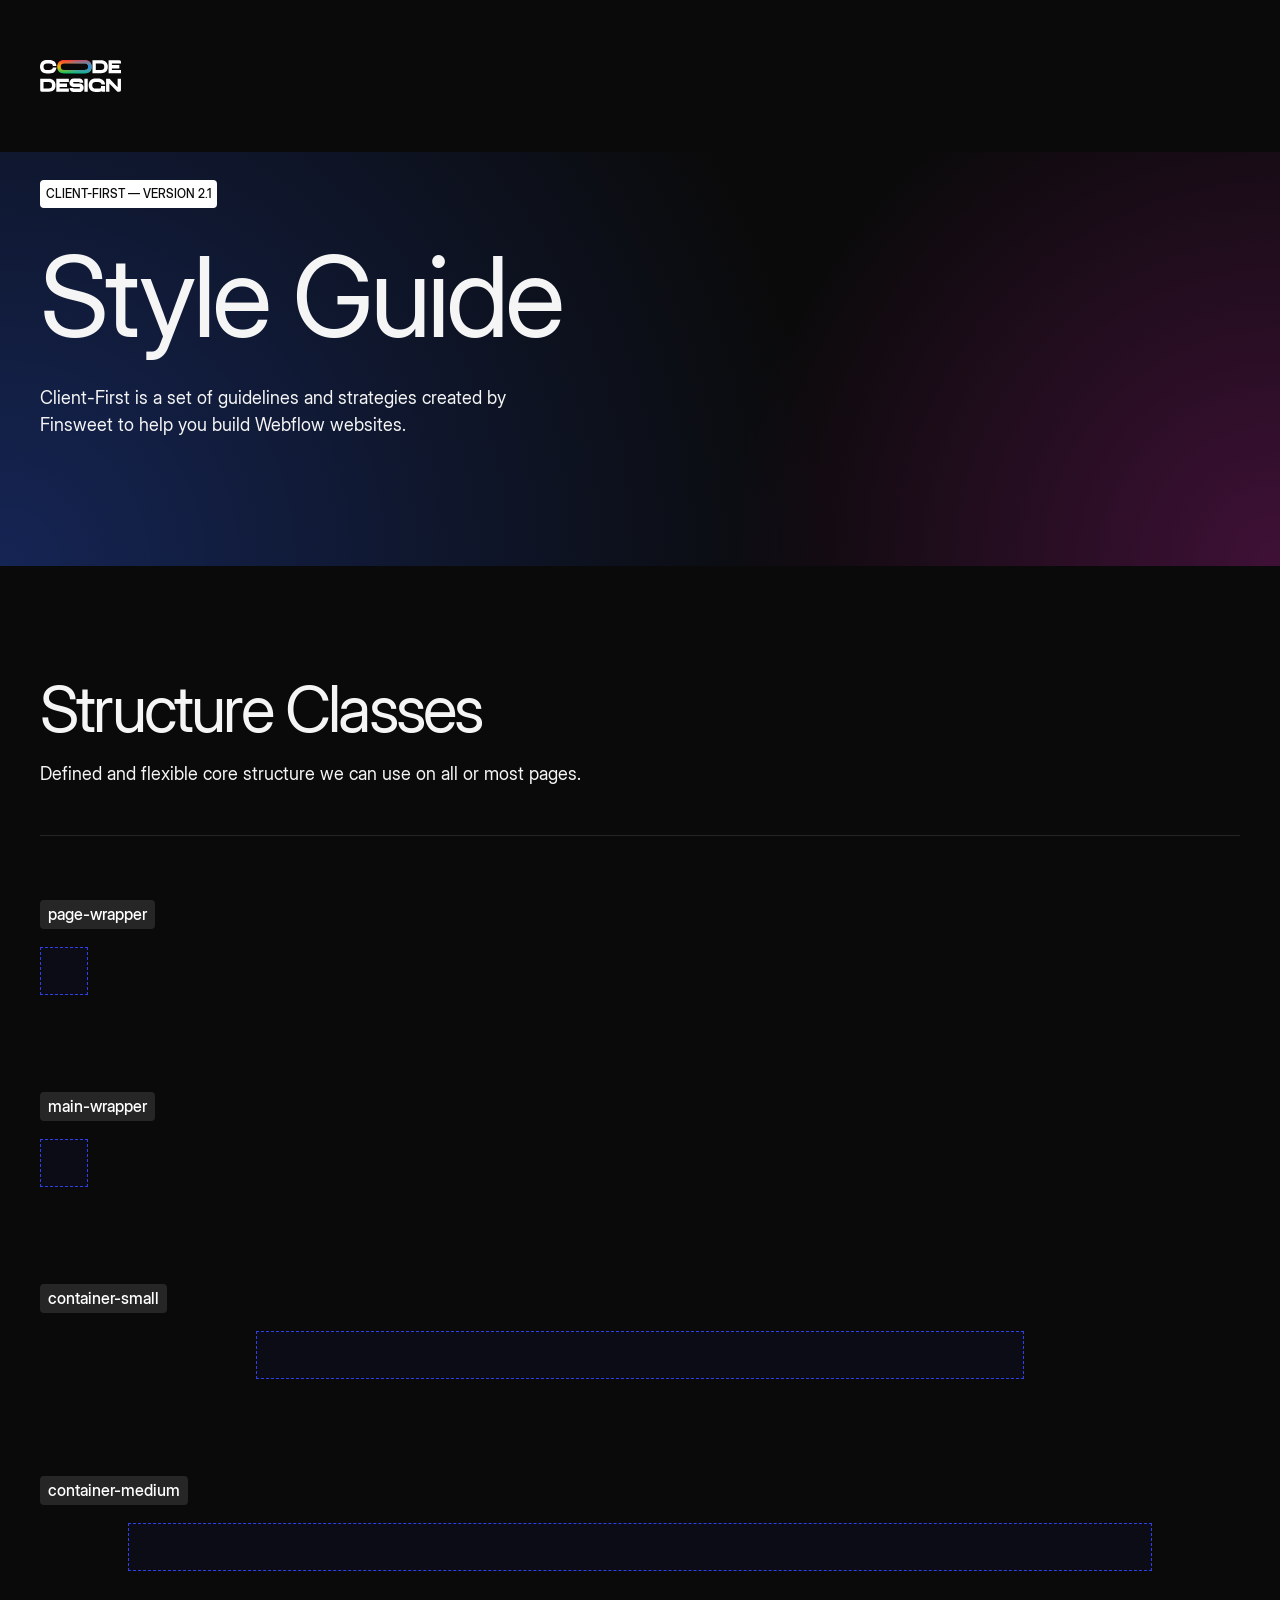
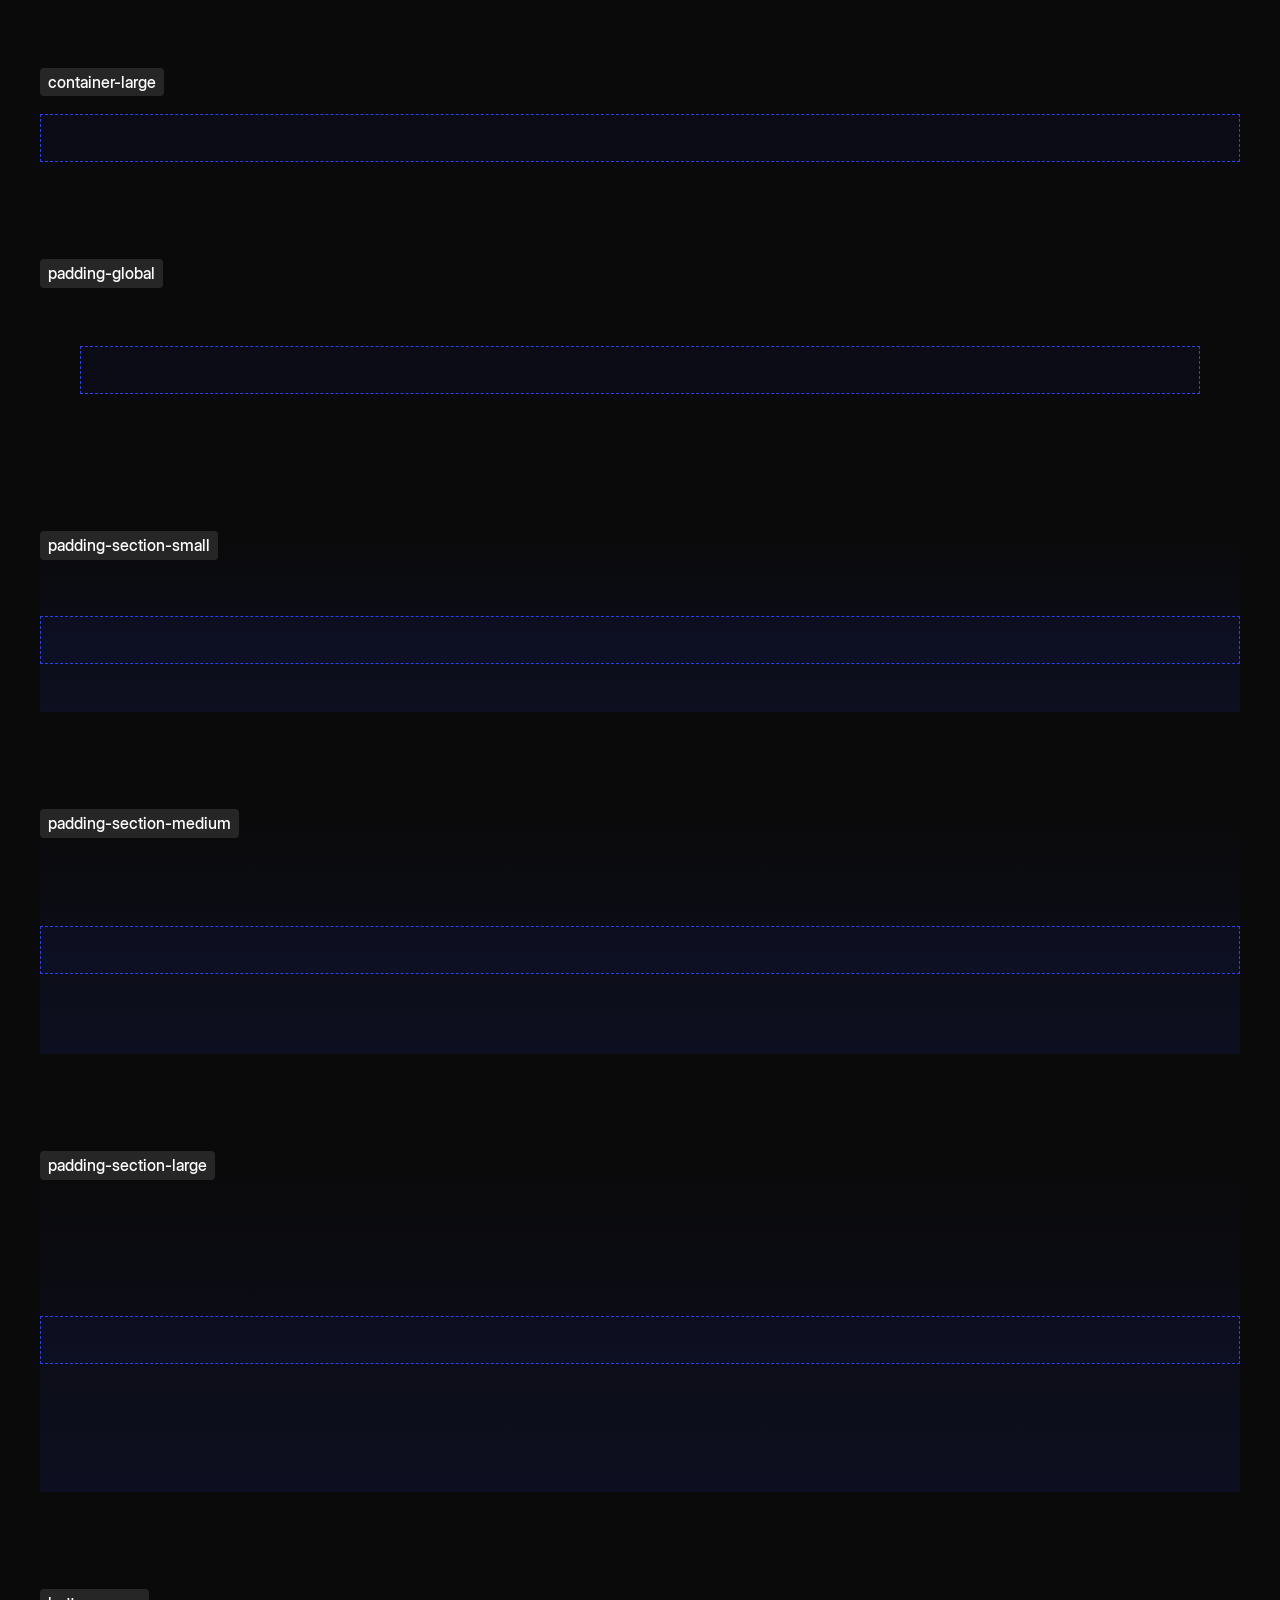
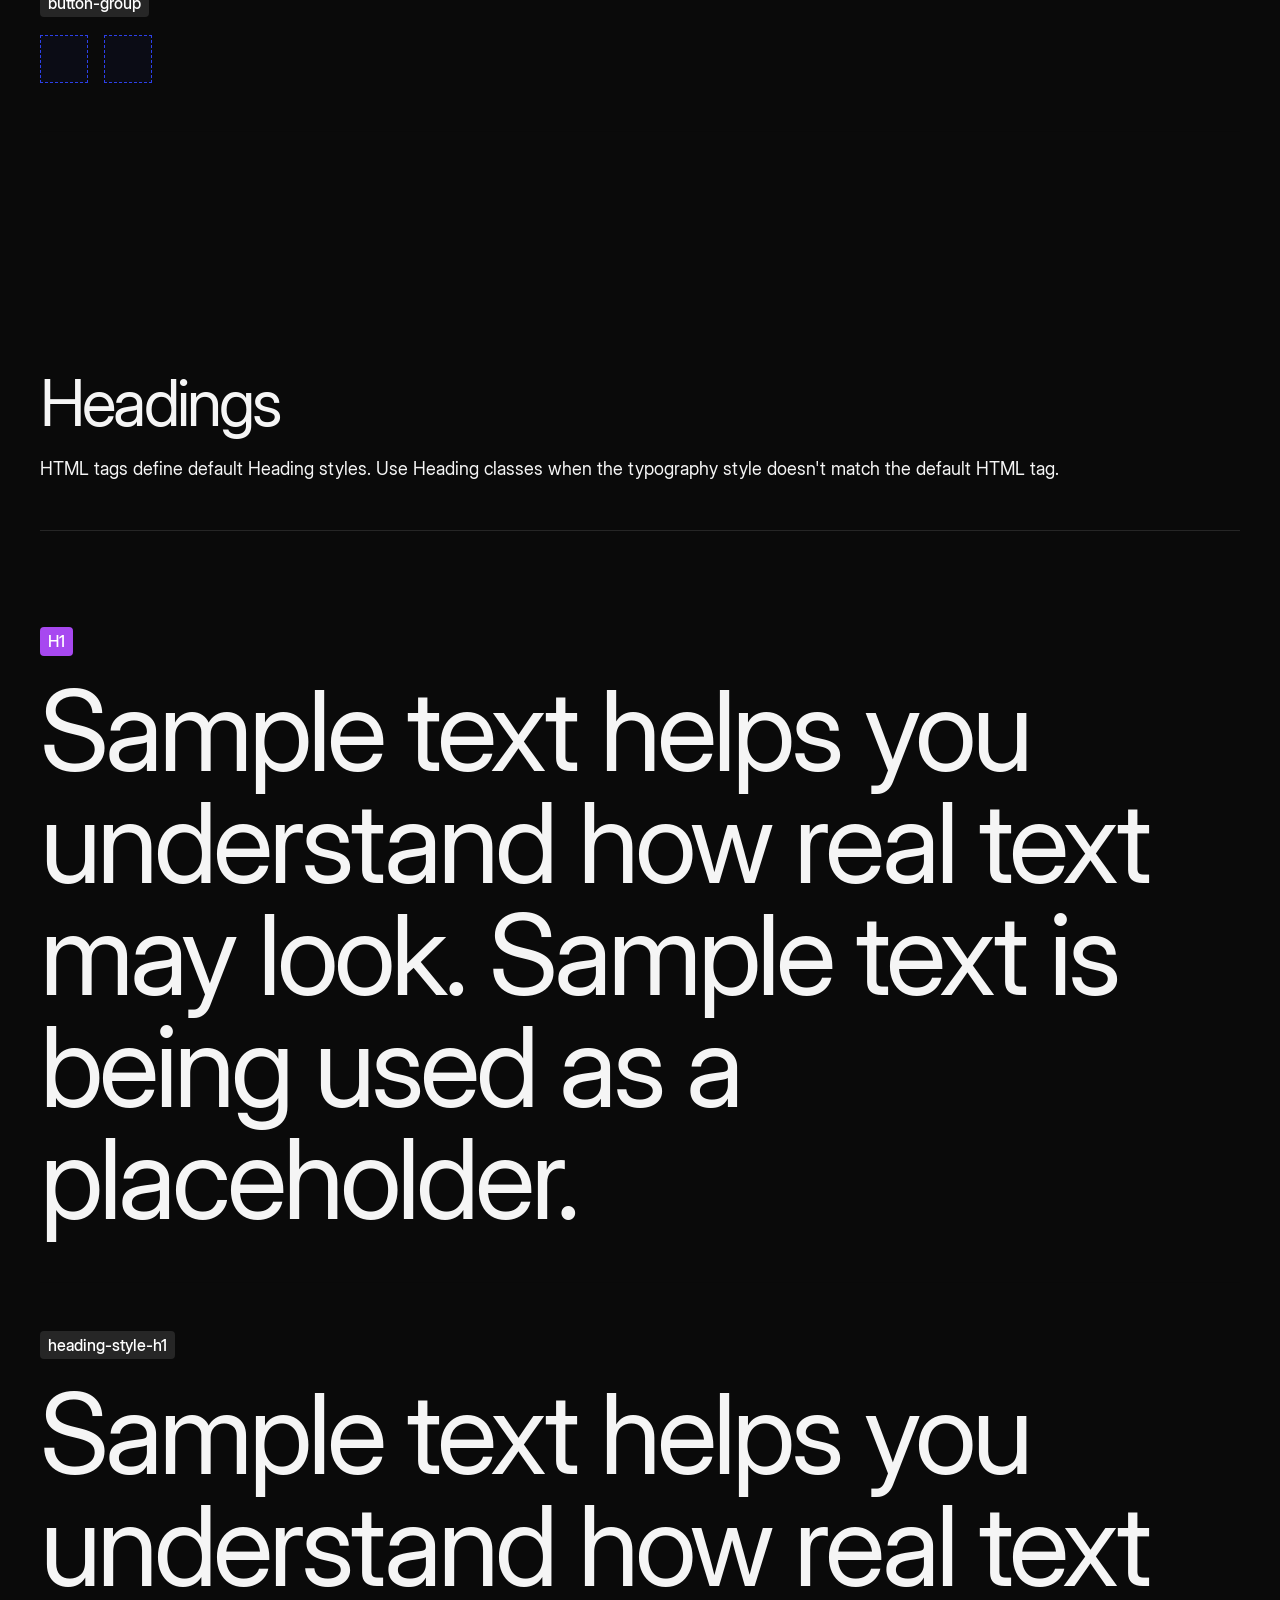
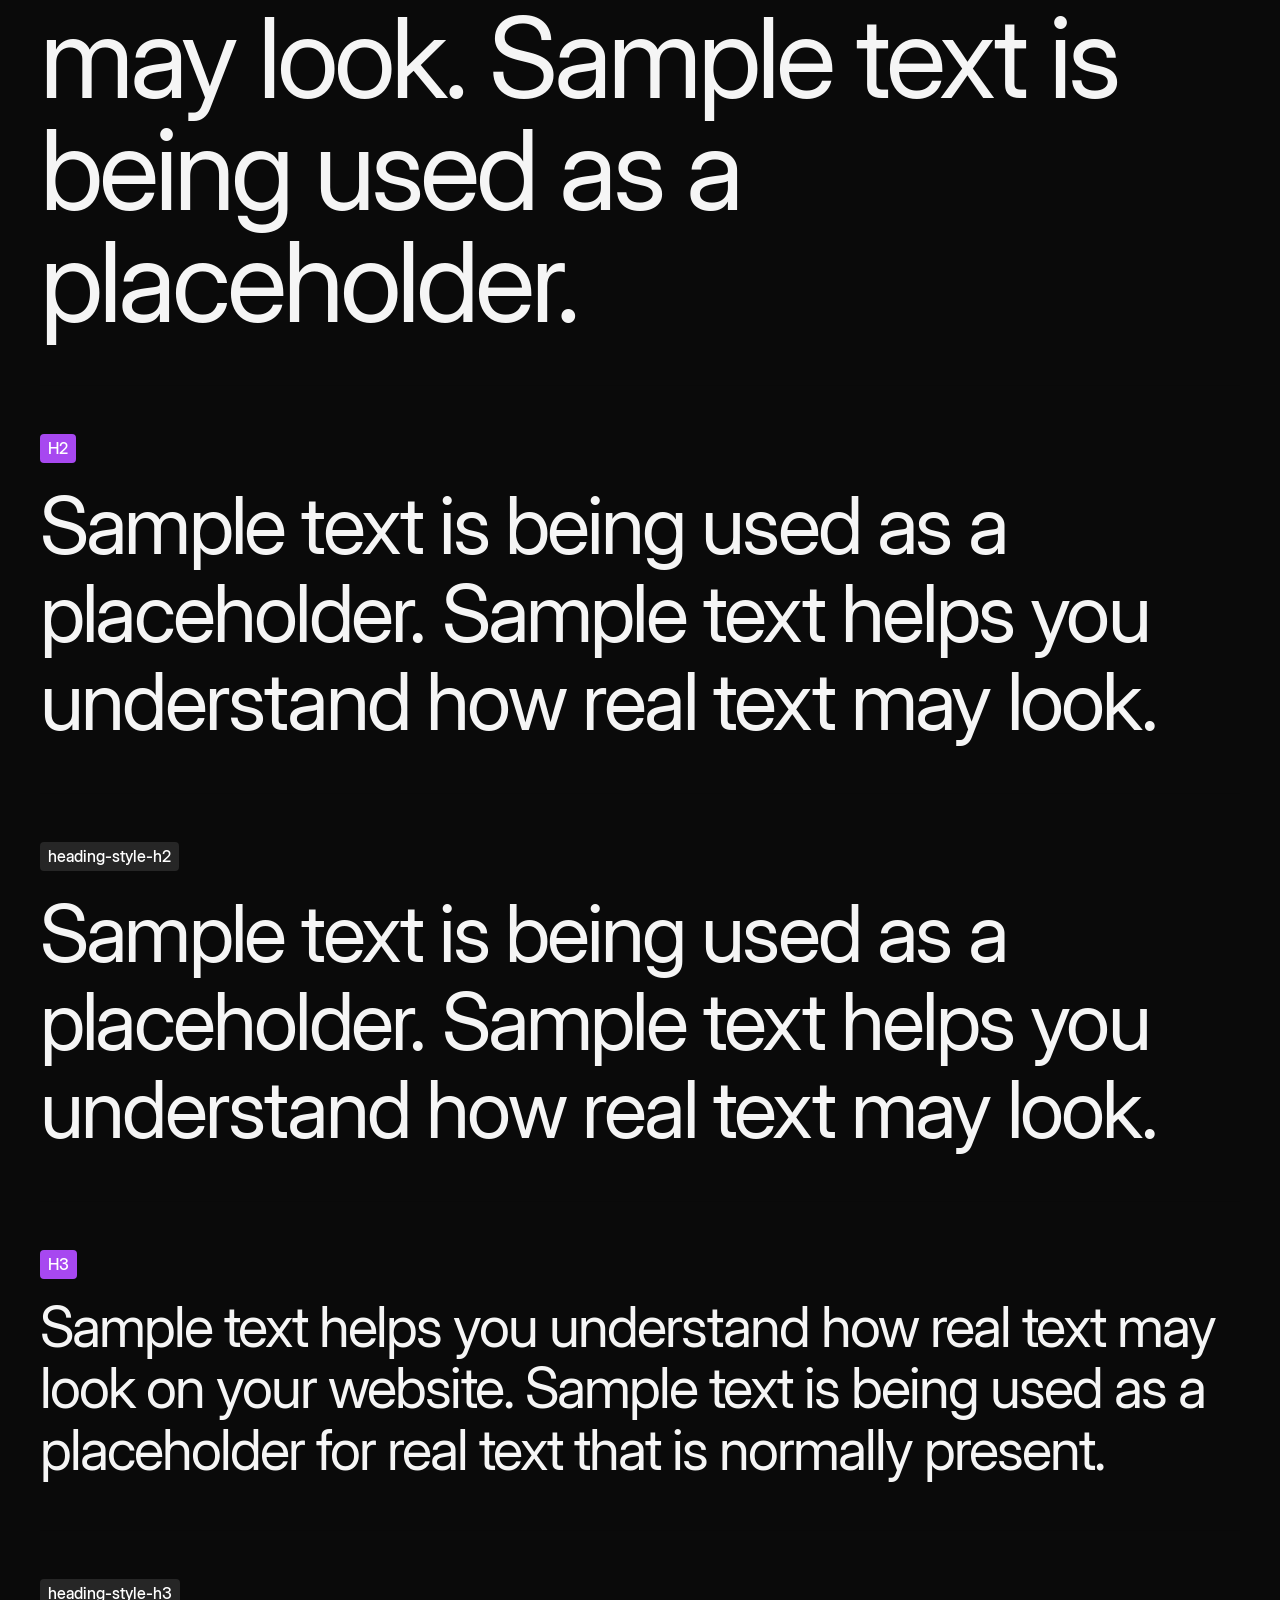
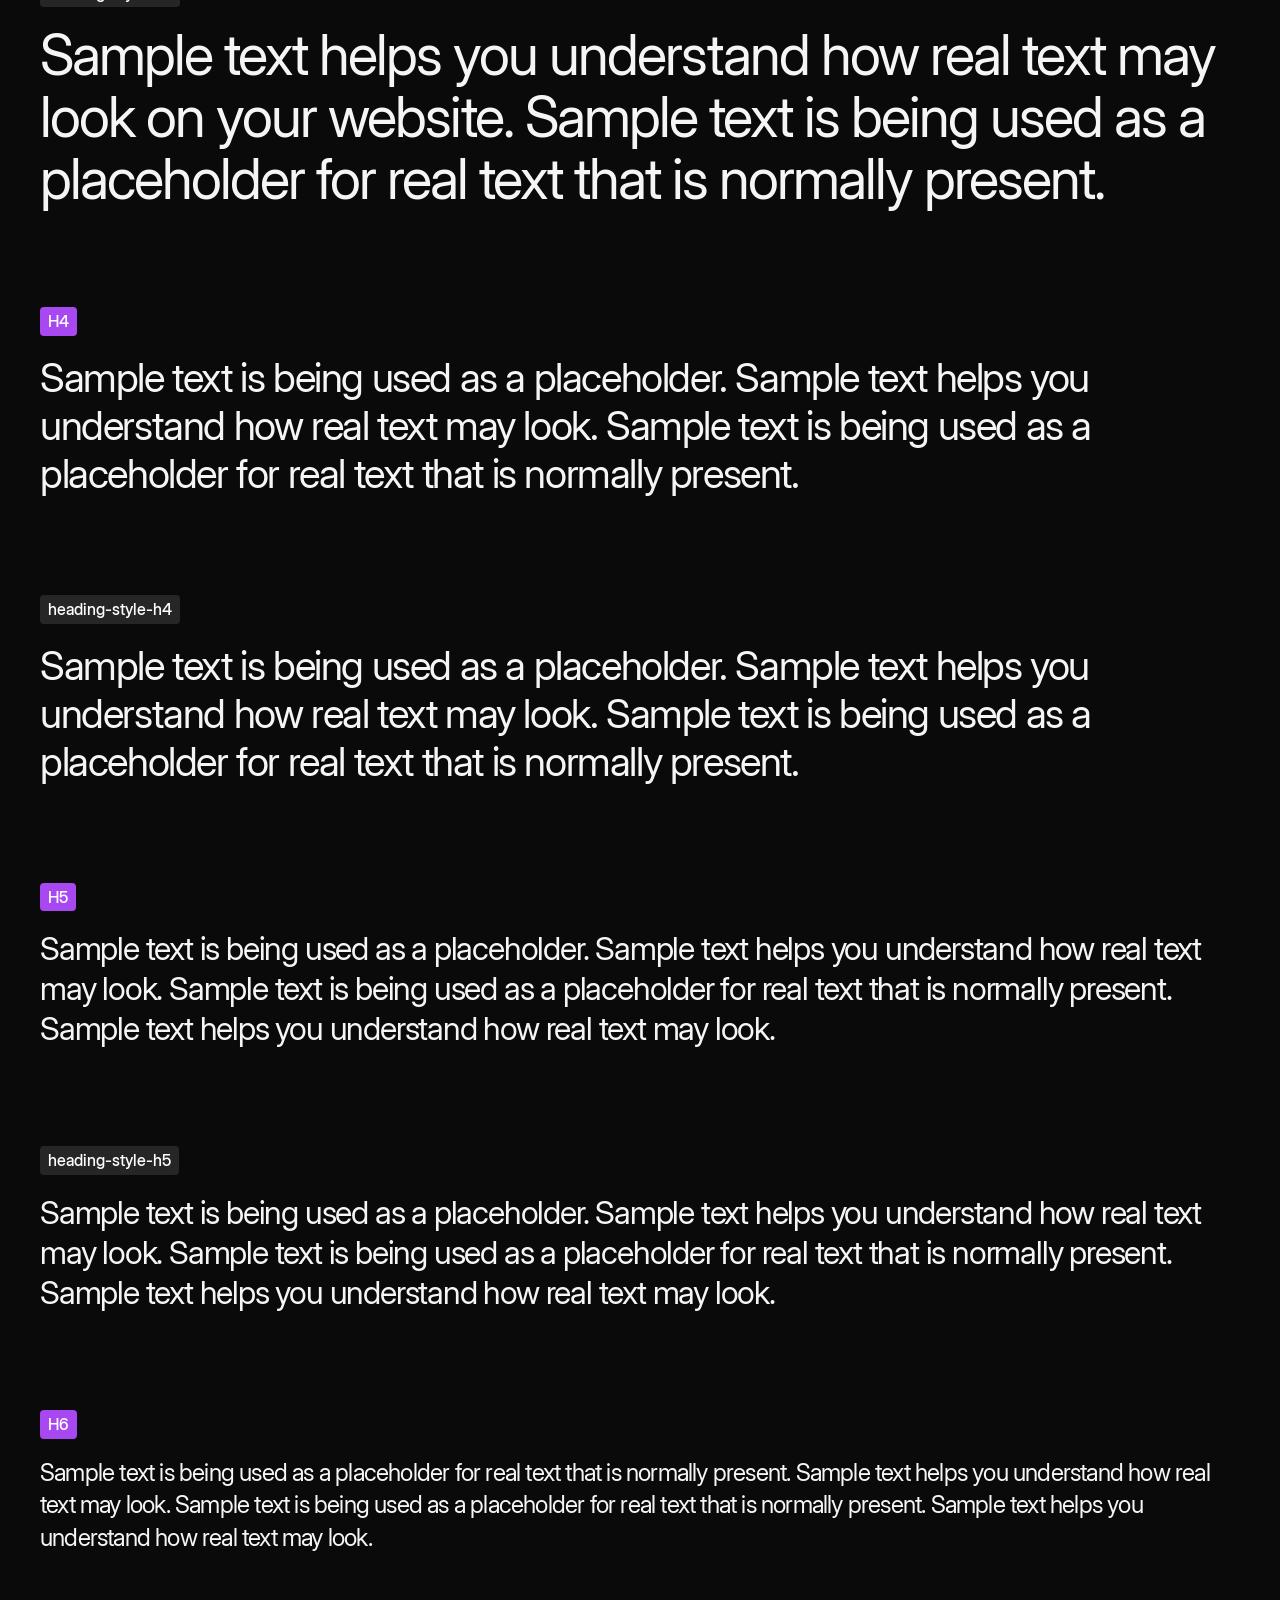
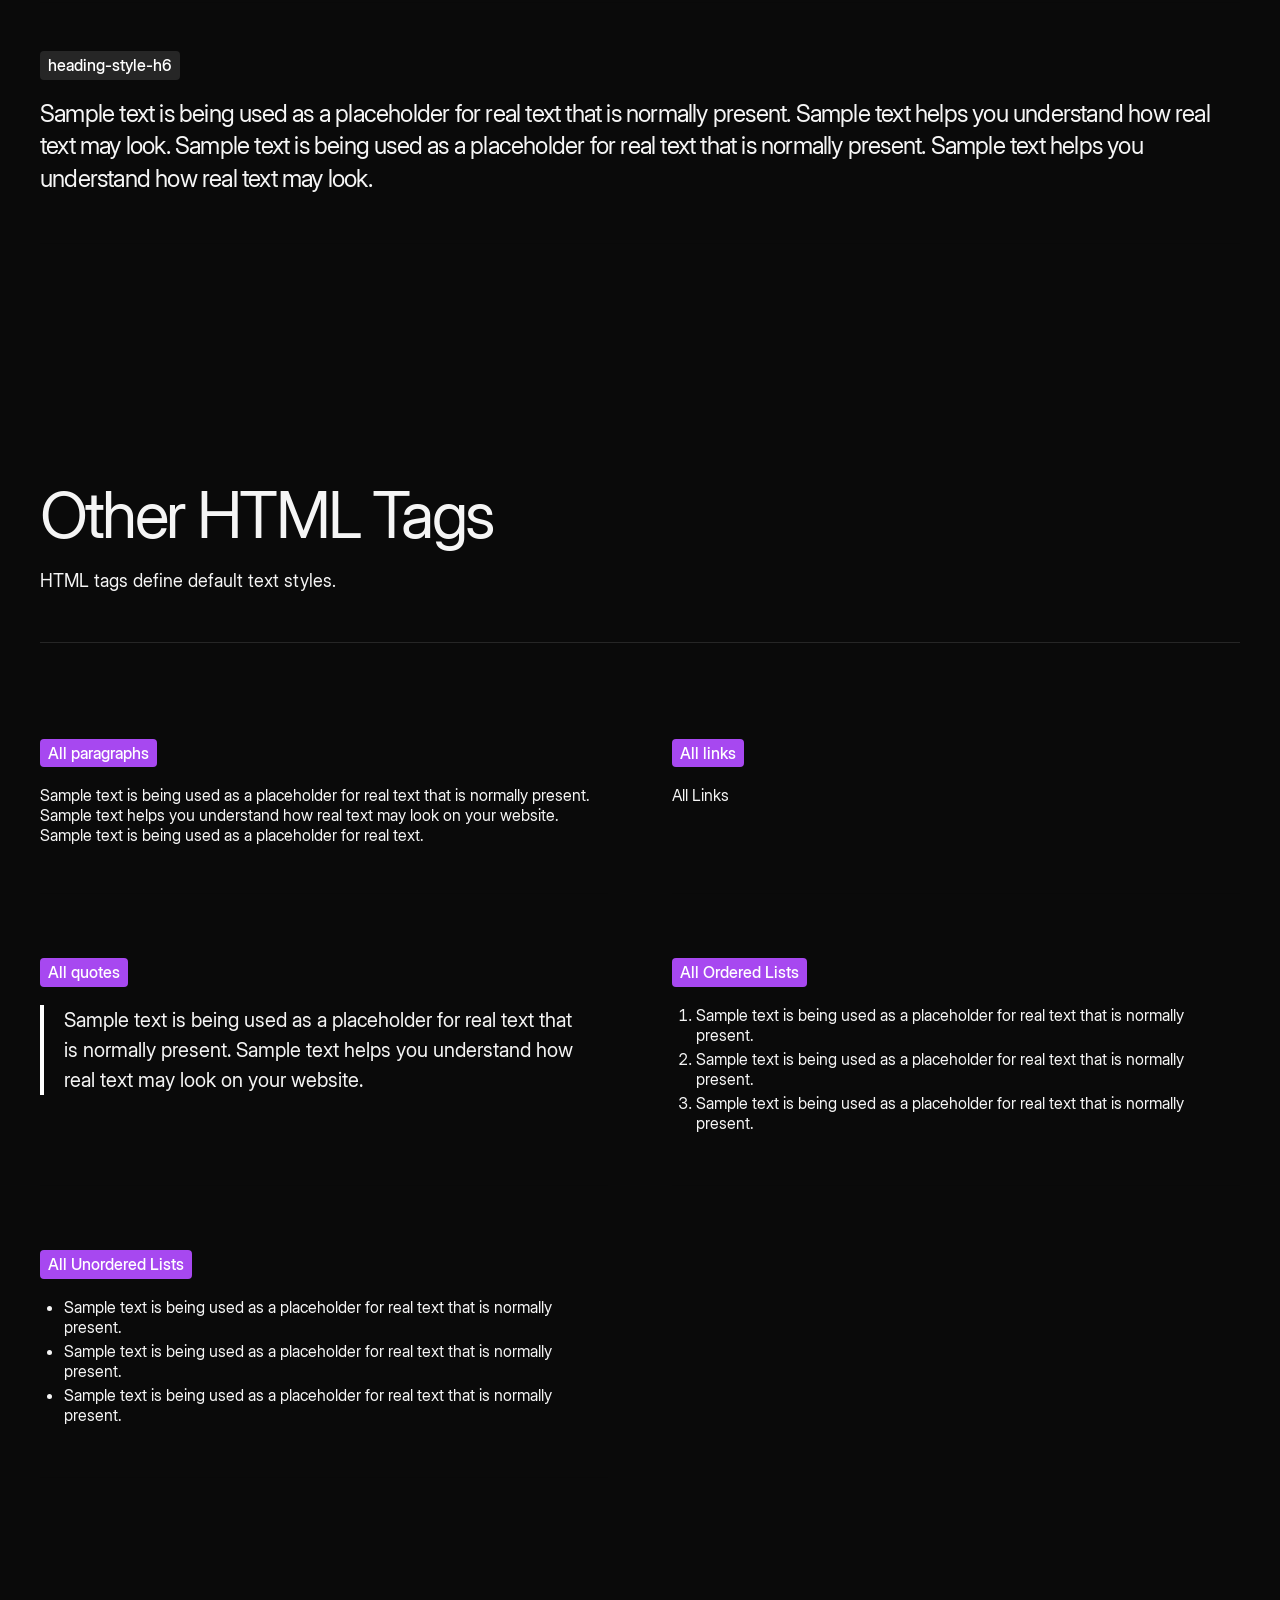
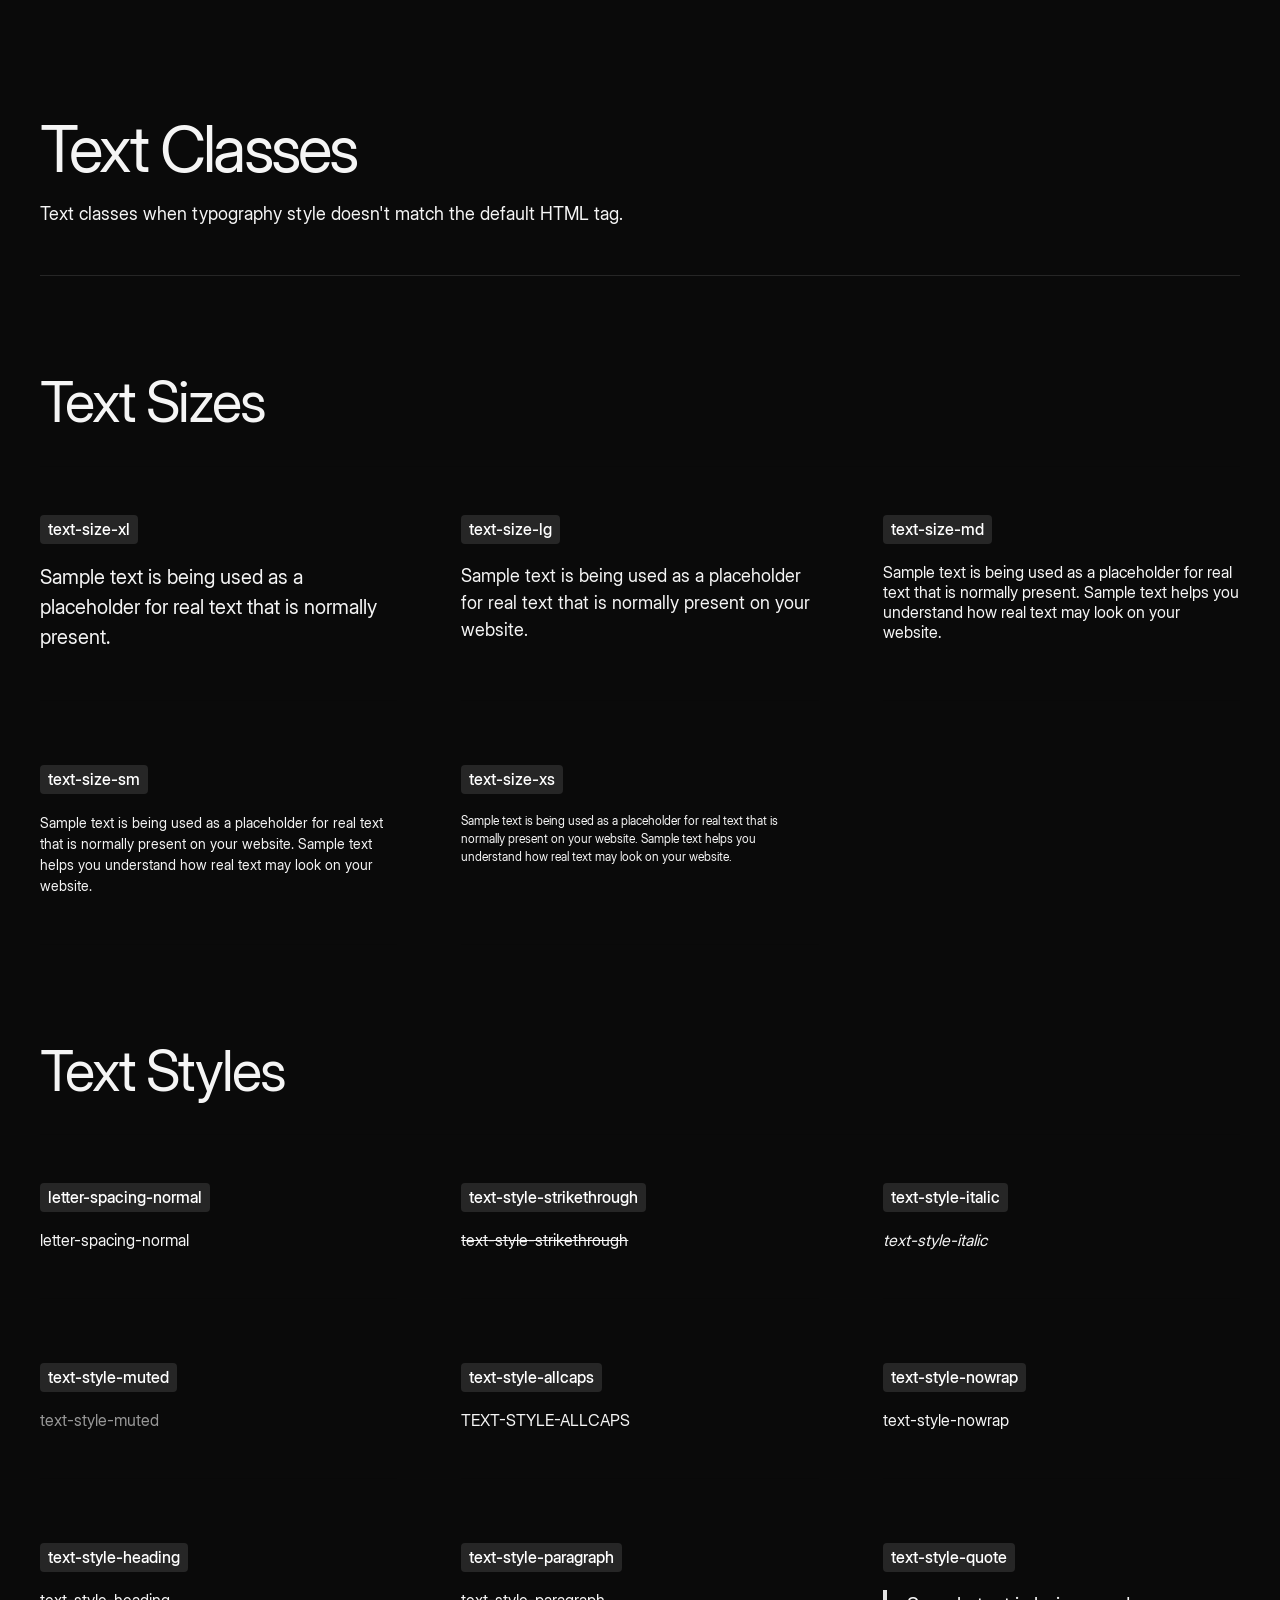
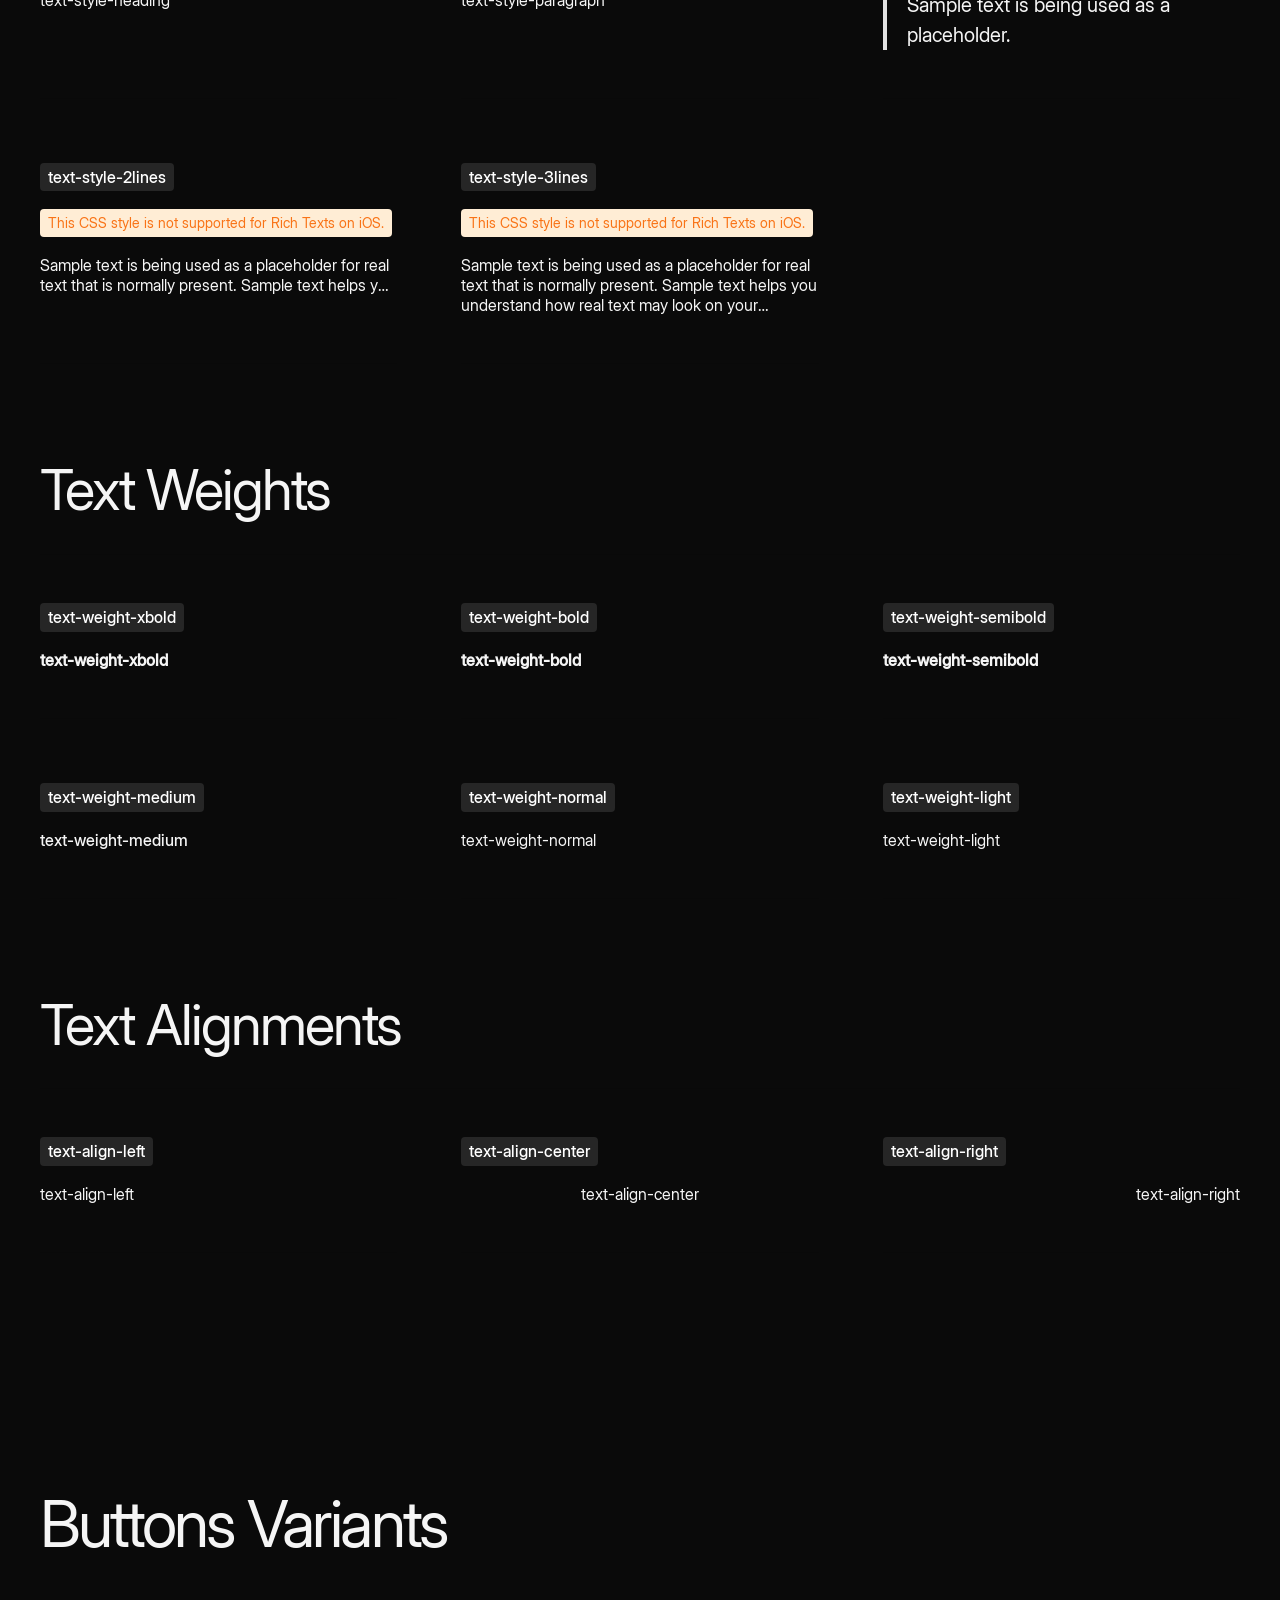
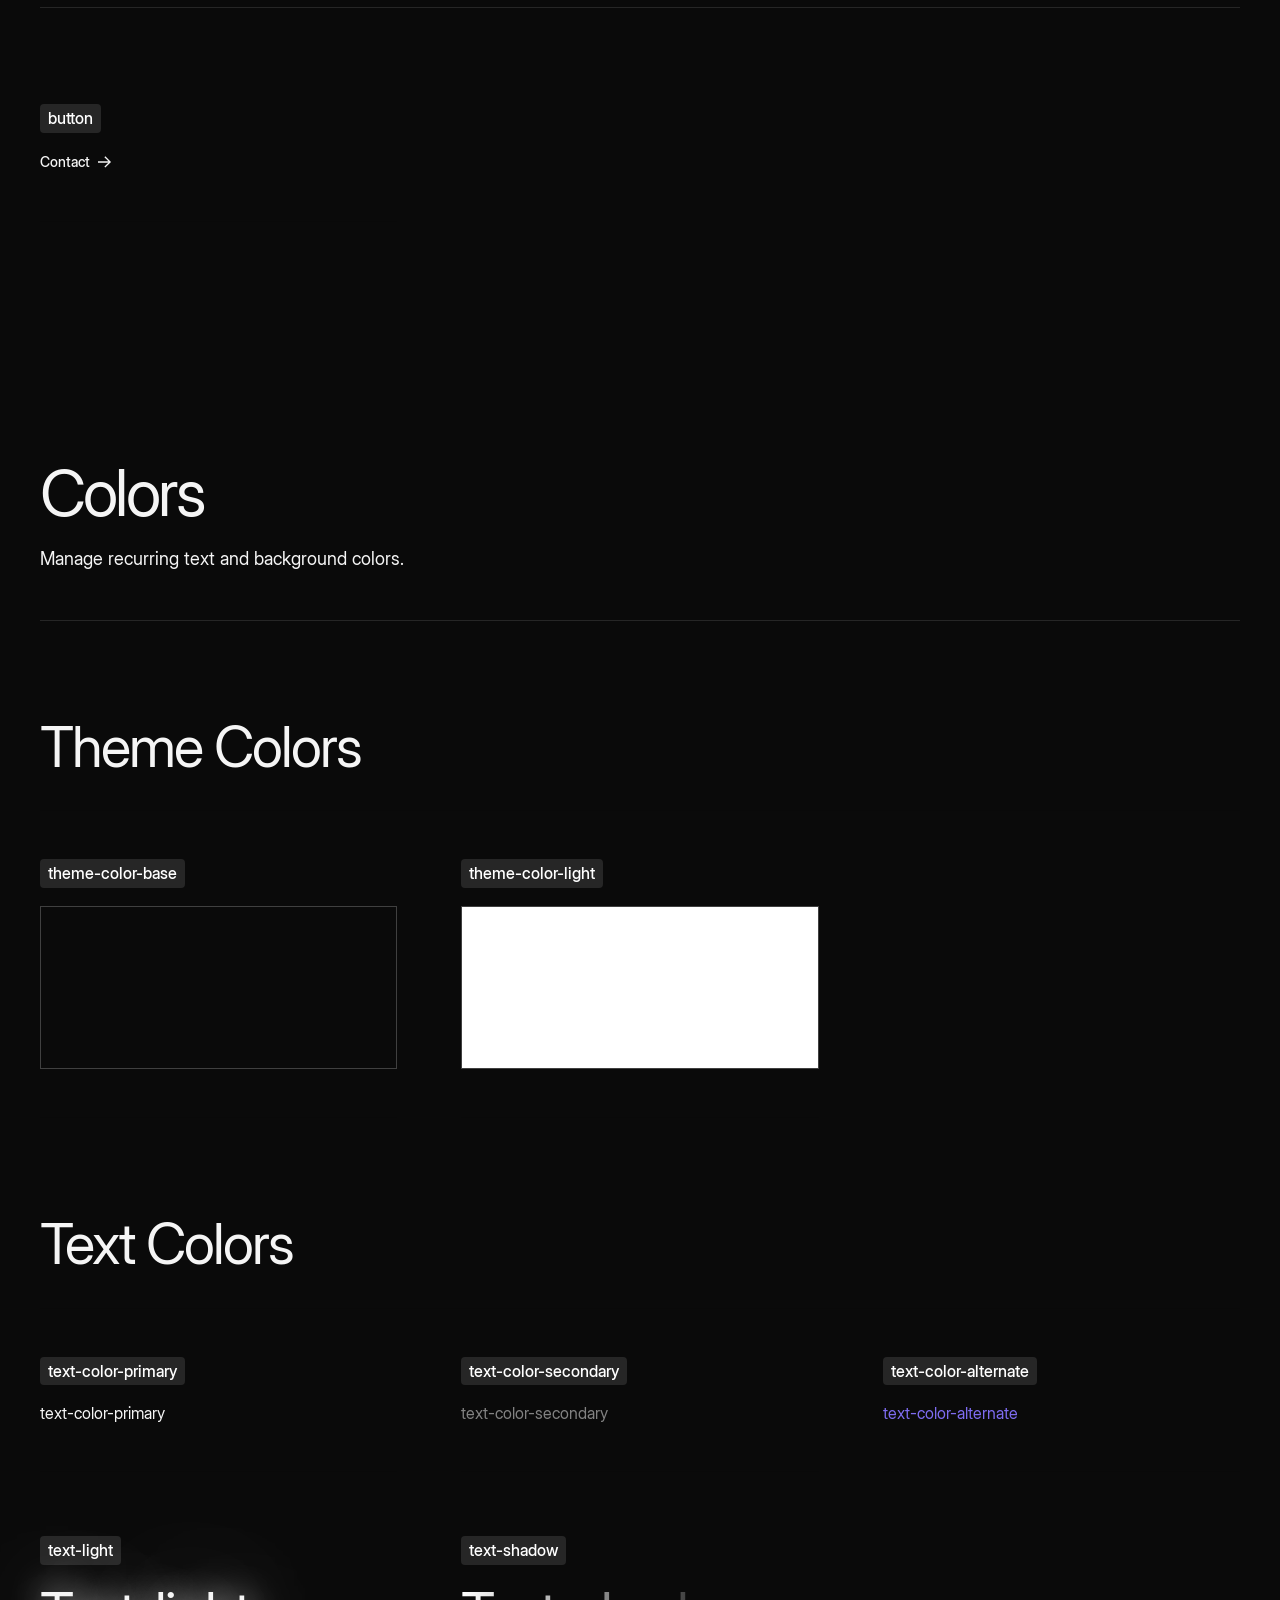
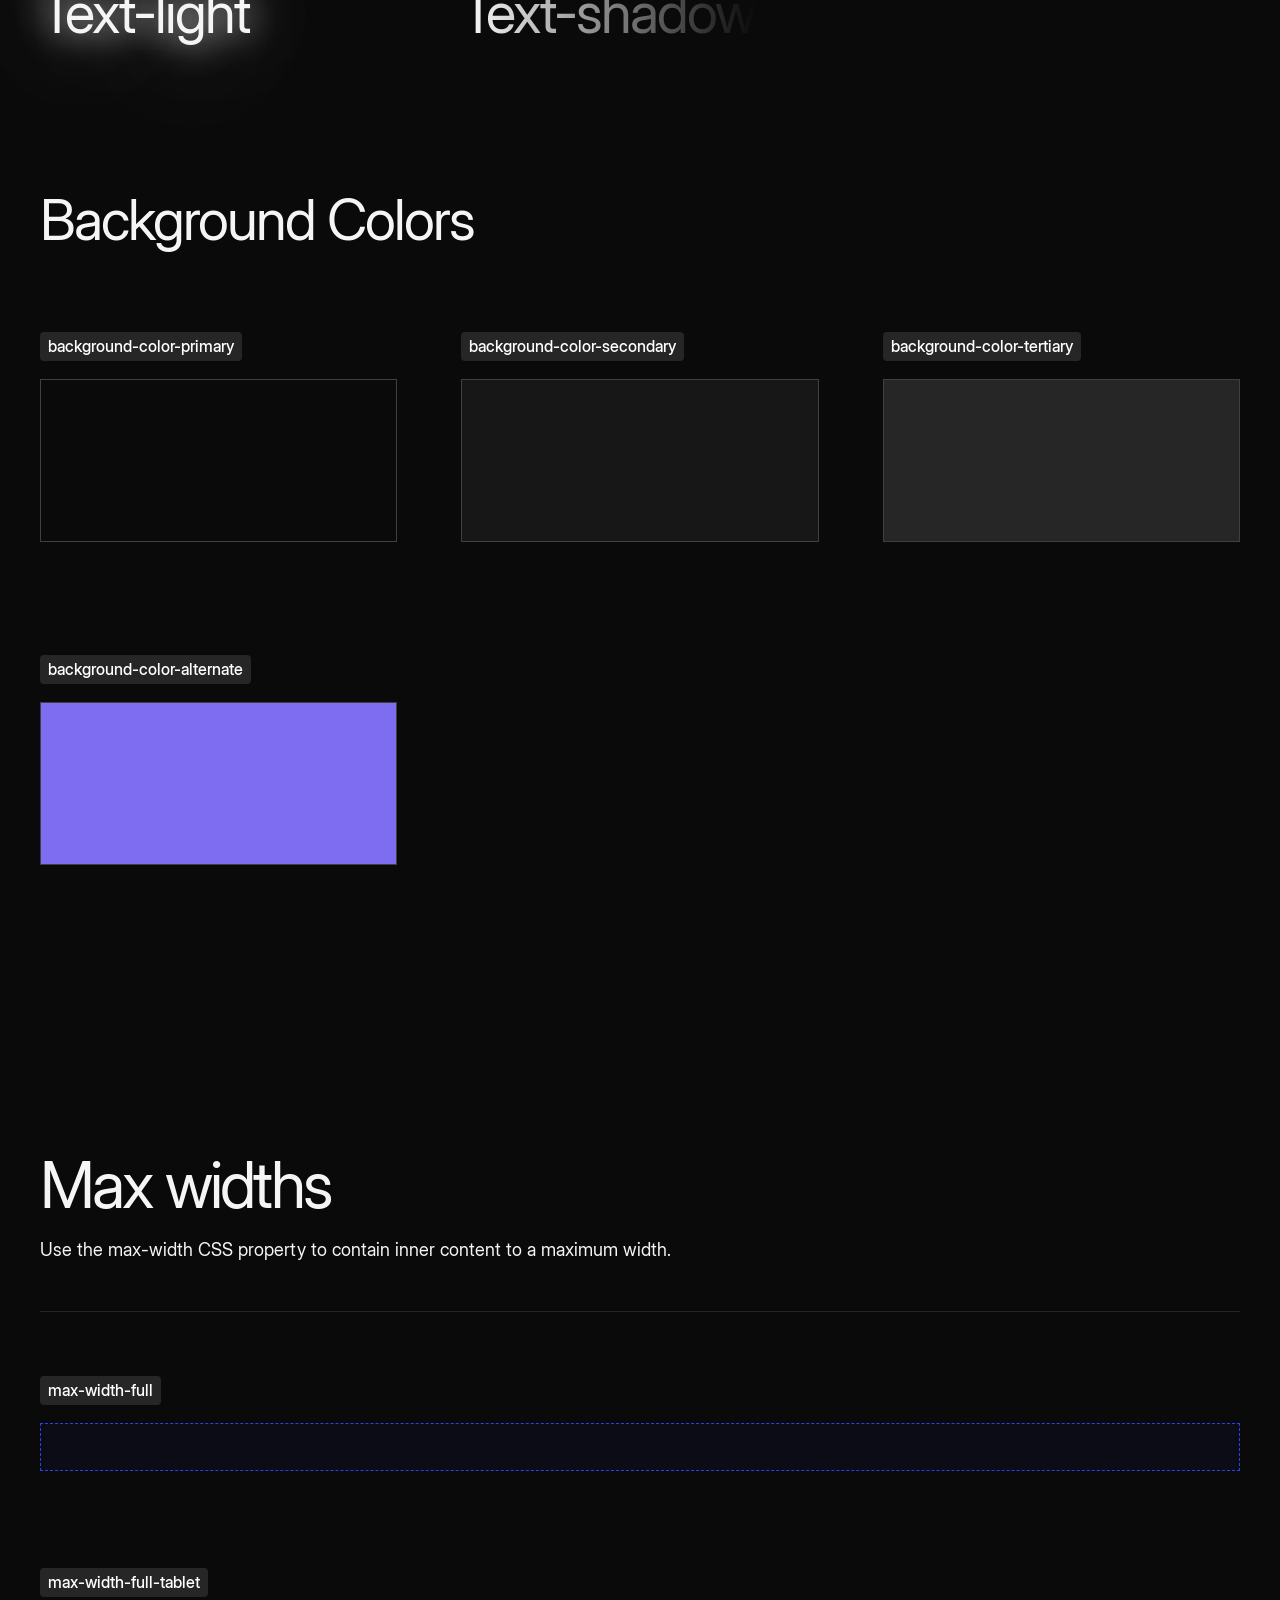
<file: template/style-guide.html>
<!DOCTYPE html><!--  This site was created in Webflow. https://webflow.com  --><!--  Last Published: Sat Mar 14 2026 17:04:41 GMT+0000 (Coordinated Universal Time)  -->
<html data-wf-page="696d16bebfe82777b9c3d9c7" data-wf-site="696d16bdbfe82777b9c3d969">
<head>
  <meta charset="utf-8">
  <title>Style Guide - Eclipsis - Webflow HTML website template</title>
  <meta content="Showcase your creative work with Eclipsis, a minimalist portfolio template built for designers who value clarity, balance, and effortless presentation." name="description">
  <meta content="Style Guide - Eclipsis - Webflow HTML website template" property="og:title">
  <meta content="Showcase your creative work with Eclipsis, a minimalist portfolio template built for designers who value clarity, balance, and effortless presentation." property="og:description">
  <meta content="Style Guide - Eclipsis - Webflow HTML website template" property="twitter:title">
  <meta content="Showcase your creative work with Eclipsis, a minimalist portfolio template built for designers who value clarity, balance, and effortless presentation." property="twitter:description">
  <meta property="og:type" content="website">
  <meta content="summary_large_image" name="twitter:card">
  <meta content="width=device-width, initial-scale=1" name="viewport">
  <meta content="Webflow" name="generator">
  <link href="../css/normalize.css" rel="stylesheet" type="text/css">
  <link href="../css/webflow.css" rel="stylesheet" type="text/css">
  <link href="../css/daniels-marvelous-site-117008.webflow.css" rel="stylesheet" type="text/css">
  <style>html.w-mod-js:not(.w-mod-ix3) :is([data-load-text], .nav_logo, .nav_menu_text, .nav_cta) {visibility: hidden !important;}</style>
  <script type="text/javascript">!function(o,c){var n=c.documentElement,t=" w-mod-";n.className+=t+"js",("ontouchstart"in o||o.DocumentTouch&&c instanceof DocumentTouch)&&(n.className+=t+"touch")}(window,document);</script>
  <link href="../images/favicon.jpg" rel="shortcut icon" type="image/x-icon">
  <link href="../images/webclip.jpg" rel="apple-touch-icon">
  <meta name="robots" content="noindex">
</head>
<body>
  <div class="page-wrapper">
    <div class="global-styles w-embed">
      <style>
/* Make text look crisper and more legible in all browsers */
body {
  -webkit-font-smoothing: antialiased;
  -moz-osx-font-smoothing: grayscale;
  font-smoothing: antialiased;
  text-rendering: optimizeLegibility;
}
/* Focus state style for keyboard navigation for the focusable elements */
*[tabindex]:focus-visible,
  input[type="file"]:focus-visible {
   outline: 0.125rem solid #4d65ff;
   outline-offset: 0.125rem;
}
/* Set color style to inherit */
.inherit-color * {
    color: inherit;
}
/* Get rid of top margin on first element in any rich text element */
.w-richtext > :not(div):first-child, .w-richtext > div:first-child > :first-child {
  margin-top: 0 !important;
}
/* Get rid of bottom margin on last element in any rich text element */
.w-richtext>:last-child, .w-richtext ol li:last-child, .w-richtext ul li:last-child {
	margin-bottom: 0 !important;
}
/* Make sure containers never lose their center alignment */
.container-medium,.container-small, .container-large {
	margin-right: auto !important;
  margin-left: auto !important;
}
/* 
Make the following elements inherit typography styles from the parent and not have hardcoded values. 
Important: You will not be able to style for example "All Links" in Designer with this CSS applied.
Uncomment this CSS to use it in the project. Leave this message for future hand-off.
*/
/*
a,
.w-input,
.w-select,
.w-tab-link,
.w-nav-link,
.w-dropdown-btn,
.w-dropdown-toggle,
.w-dropdown-link {
  color: inherit;
  text-decoration: inherit;
  font-size: inherit;
}
*/
/* Apply "..." after 3 lines of text */
.text-style-3lines {
	display: -webkit-box;
	overflow: hidden;
	-webkit-line-clamp: 3;
	-webkit-box-orient: vertical;
}
/* Apply "..." after 2 lines of text */
.text-style-2lines {
	display: -webkit-box;
	overflow: hidden;
	-webkit-line-clamp: 2;
	-webkit-box-orient: vertical;
}
/* These classes are never overwritten */
.hide {
  display: none !important;
}
@media screen and (max-width: 991px) {
    .hide, .hide-tablet {
        display: none !important;
    }
}
  @media screen and (max-width: 767px) {
    .hide-mobile-landscape{
      display: none !important;
    }
}
  @media screen and (max-width: 479px) {
    .hide-mobile{
      display: none !important;
    }
    .home-hero_title .float-right{float:none;}
}
.margin-0 {
  margin: 0rem !important;
}
.padding-0 {
  padding: 0rem !important;
}
.spacing-clean {
padding: 0rem !important;
margin: 0rem !important;
}
.margin-top {
  margin-right: 0rem !important;
  margin-bottom: 0rem !important;
  margin-left: 0rem !important;
}
.padding-top {
  padding-right: 0rem !important;
  padding-bottom: 0rem !important;
  padding-left: 0rem !important;
}
.margin-right {
  margin-top: 0rem !important;
  margin-bottom: 0rem !important;
  margin-left: 0rem !important;
}
.padding-right {
  padding-top: 0rem !important;
  padding-bottom: 0rem !important;
  padding-left: 0rem !important;
}
.margin-bottom {
  margin-top: 0rem !important;
  margin-right: 0rem !important;
  margin-left: 0rem !important;
}
.padding-bottom {
  padding-top: 0rem !important;
  padding-right: 0rem !important;
  padding-left: 0rem !important;
}
.margin-left {
  margin-top: 0rem !important;
  margin-right: 0rem !important;
  margin-bottom: 0rem !important;
}
.padding-left {
  padding-top: 0rem !important;
  padding-right: 0rem !important;
  padding-bottom: 0rem !important;
}
.margin-horizontal {
  margin-top: 0rem !important;
  margin-bottom: 0rem !important;
}
.padding-horizontal {
  padding-top: 0rem !important;
  padding-bottom: 0rem !important;
}
.margin-vertical {
  margin-right: 0rem !important;
  margin-left: 0rem !important;
}
.padding-vertical {
  padding-right: 0rem !important;
  padding-left: 0rem !important;
}
/* Custom CSS */
.wf-control {opacity:0;}
h1,h2,h3,h4,h5,h6{font-weight:400;}
.menu_button-mobile svg path{fill:currentColor;}
.navbar_projects-link:has(.w--current) {
  color:var(--_theme-colors---text--primary);
}
/* Project Marquee Animation*/
.projects_marquee-list {
  animation: marquee 40s linear infinite;
  animation-delay: 0.2s;
}
.projects_marquee:hover .projects_marquee-list {
  animation-play-state: paused;
}
@keyframes marquee {
  from {
    transform: translateX(0);
  }
  to {
    transform: translateX(-100%);
  }
}
/* Project Marquee Animation*/
.faq:first-child{padding-top:0; border:none;}
@media (max-width: 992px) {
	.menu_button-mobile{display:flex!important;}
  .menu_button-mobile.w--open .menu_button-icon{display:none;}
  .menu_button-mobile.w--open .menu_button-icon.is-close{display:block;}
}
</style>
    </div>
    <div data-animation="default" data-collapse="medium" data-duration="400" data-easing="ease" data-easing2="ease" data-doc-height="1" role="banner" class="nav w-nav">
      <div class="nav_component">
        <div class="padding-global">
          <div class="nav_container">
            <a href="../index.html" class="nav_brand w-nav-brand"><img src="../images/Logo.svg" loading="lazy" width="81" alt=""></a>
            <nav role="navigation" class="nav_menu-wrap w-nav-menu">
              <div class="nav_menu-content">
                <div class="nav_menu">
                  <a href="../index.html" class="nav_menu_text w-nav-link">Home</a>
                  <a href="../projetos.html" class="nav_menu_text w-nav-link">Projetos</a>
                  <a href="../pricing.html" class="nav_menu_text w-nav-link">Pacotes mensais</a>
                </div>
                <div class="nav_cta-mobile">
                  <div class="nav_menu-social">
                    <a data-load-text="" href="https://www.linkedin.com/" target="_blank" class="social_link">LinkedIn</a>
                  </div>
                  <a href="#" class="footer_contact-email"><span data-load-text="">Danielbenigno.as@gmail.com</span></a>
                </div>
              </div>
            </nav>
            <div class="overflow-hidden">
              <div class="nav_cta">
                <a data-w-id="19a55963-a69b-4345-a3b6-fef10cc48aab" href="https://wa.me/5573981904957?text=Ol%C3%A1%2C%20tudo%20bom%3F%20Gostaria%20de%20saber%20mais%20sobre%20seus%20servi%C3%A7os" target="_blank" class="button w-inline-block"><span class="text-size-sm">Whatsapp</span>
                  <div class="button_icon"><svg xmlns="http://www.w3.org/2000/svg" width="100%" viewbox="0 0 11 9" fill="none" class="icon-1x1-sm-minus">
                      <path d="M5.76953 8.91406L5.00391 8.14844L6.44629 6.71289C6.7334 6.42578 7.03418 6.13411 7.34863 5.83789C7.66309 5.53711 7.9707 5.24772 8.27148 4.96973C8.06185 4.97884 7.85221 4.98796 7.64258 4.99707C7.43294 5.00163 7.22331 5.00391 7.01367 5.00391H0V3.91016H7.01367C7.22331 3.91016 7.43294 3.91471 7.64258 3.92383C7.85221 3.92839 8.06185 3.93522 8.27148 3.94434C7.9707 3.66634 7.66309 3.37923 7.34863 3.08301C7.03418 2.78223 6.7334 2.48828 6.44629 2.20117L5.00391 0.765625L5.76953 0L10.2266 4.45703L5.76953 8.91406Z" fill="currentColor"></path>
                    </svg><svg xmlns="http://www.w3.org/2000/svg" width="100%" viewbox="0 0 11 9" fill="none" class="icon-1x1-sm-minus">
                      <path d="M5.76953 8.91406L5.00391 8.14844L6.44629 6.71289C6.7334 6.42578 7.03418 6.13411 7.34863 5.83789C7.66309 5.53711 7.9707 5.24772 8.27148 4.96973C8.06185 4.97884 7.85221 4.98796 7.64258 4.99707C7.43294 5.00163 7.22331 5.00391 7.01367 5.00391H0V3.91016H7.01367C7.22331 3.91016 7.43294 3.91471 7.64258 3.92383C7.85221 3.92839 8.06185 3.93522 8.27148 3.94434C7.9707 3.66634 7.66309 3.37923 7.34863 3.08301C7.03418 2.78223 6.7334 2.48828 6.44629 2.20117L5.00391 0.765625L5.76953 0L10.2266 4.45703L5.76953 8.91406Z" fill="currentColor"></path>
                    </svg></div>
                </a>
              </div>
            </div>
            <div class="menu_button-mobile w-nav-button"><svg data-w-id="161a934a-7f4c-e2c4-fb4d-adb0cd07892f" xmlns="http://www.w3.org/2000/svg" width="100%" viewbox="0 0 24 24" fill="none" class="menu_button-icon">
                <path fill-rule="evenodd" clip-rule="evenodd" d="M3 6.75C3 6.33579 3.33579 6 3.75 6H20.25C20.6642 6 21 6.33579 21 6.75C21 7.16421 20.6642 7.5 20.25 7.5H3.75C3.33579 7.5 3 7.16421 3 6.75ZM3 12C3 11.5858 3.33579 11.25 3.75 11.25H20.25C20.6642 11.25 21 11.5858 21 12C21 12.4142 20.6642 12.75 20.25 12.75H3.75C3.33579 12.75 3 12.4142 3 12ZM11.25 17.25C11.25 16.8358 11.5858 16.5 12 16.5H20.25C20.6642 16.5 21 16.8358 21 17.25C21 17.6642 20.6642 18 20.25 18H12C11.5858 18 11.25 17.6642 11.25 17.25Z" fill="currentColor"></path>
              </svg><svg xmlns="http://www.w3.org/2000/svg" width="100%" viewbox="0 0 24 24" fill="none" class="menu_button-icon is-close">
                <path d="M20.25 3.75L3.75 20.25" stroke="currentColor" stroke-width="2" stroke-linejoin="round"></path>
                <path d="M20.25 20.25L3.75 3.75" stroke="currentColor" stroke-width="2" stroke-linejoin="round"></path>
              </svg></div>
          </div>
        </div>
      </div>
    </div>
    <div class="styleguide_component">
      <header class="styleguide_header">
        <div class="padding-global padding-section-large">
          <div class="container-large">
            <div class="styleguide_header-block">
              <div id="w-node-_3e1324b3-67ef-1cac-9824-0f9f7e3f578c-b9c3d9c7">
                <div class="styleguide_hero-label">Client-First — Version 2.1</div>
              </div>
              <h1 class="styleguide_heading-header">Style Guide</h1>
              <div class="max-width-medium">
                <p class="text-size-lg">Client-First is a set of guidelines and strategies created by Finsweet to help you build Webflow websites.</p>
              </div>
            </div>
          </div>
        </div>
      </header>
      <section class="styleguide_classes">
        <section class="styleguide_structure">
          <div class="padding-global padding-section-large">
            <div class="container-large">
              <div class="styleguide_section is-vertical">
                <div class="styleguide_section-header">
                  <h2 class="styleguide_heading-medium">Structure Classes</h2>
                  <p class="text-size-lg">Defined and flexible core structure we can use on all or most pages.<br></p>
                </div>
                <div class="styleguide_item-wrapper">
                  <div class="styleguide_1-col">
                    <div class="styleguide_item">
                      <div class="styleguide_label">page-wrapper</div>
                      <div class="page-wrapper">
                        <div class="styleguide_empty-box"></div>
                      </div>
                    </div>
                    <div class="styleguide_item">
                      <div class="styleguide_label">main-wrapper</div>
                      <main class="main-wrapper">
                        <div class="styleguide_empty-box"></div>
                      </main>
                    </div>
                    <div class="styleguide_item is-stretch">
                      <div id="w-node-_32eadc24-e391-a089-abe0-fb5b6627ca17-b9c3d9c7" class="styleguide_label">container-small</div>
                      <div class="container-small">
                        <div class="styleguide_empty-box"></div>
                      </div>
                    </div>
                    <div class="styleguide_item is-stretch">
                      <div id="w-node-_32eadc24-e391-a089-abe0-fb5b6627ca1c-b9c3d9c7" class="styleguide_label">container-medium</div>
                      <div class="container-medium">
                        <div class="styleguide_empty-box"></div>
                      </div>
                    </div>
                    <div class="styleguide_item is-stretch">
                      <div id="w-node-_32eadc24-e391-a089-abe0-fb5b6627ca21-b9c3d9c7" class="styleguide_label">container-large</div>
                      <div class="container-large">
                        <div class="styleguide_empty-box"></div>
                      </div>
                    </div>
                    <div class="styleguide_item is-stretch">
                      <div id="w-node-_32eadc24-e391-a089-abe0-fb5b6627ca26-b9c3d9c7" class="styleguide_label">padding-global</div>
                      <div class="padding-global">
                        <div class="styleguide_empty-box"></div>
                      </div>
                    </div>
                    <div class="styleguide_item is-stretch">
                      <div class="styleguide_spacing">
                        <div id="w-node-_32eadc24-e391-a089-abe0-fb5b6627ca2c-b9c3d9c7" class="styleguide_label">padding-section-small</div>
                        <div class="padding-section-small">
                          <div class="styleguide_empty-box"></div>
                        </div>
                      </div>
                    </div>
                    <div class="styleguide_item is-stretch">
                      <div class="styleguide_spacing">
                        <div id="w-node-_32eadc24-e391-a089-abe0-fb5b6627ca32-b9c3d9c7" class="styleguide_label">padding-section-medium</div>
                        <div class="padding-section-medium">
                          <div class="styleguide_empty-box"></div>
                        </div>
                      </div>
                    </div>
                    <div class="styleguide_item is-stretch">
                      <div class="styleguide_spacing">
                        <div id="w-node-_32eadc24-e391-a089-abe0-fb5b6627ca38-b9c3d9c7" class="styleguide_label">padding-section-large</div>
                        <div class="padding-section-large">
                          <div class="styleguide_empty-box"></div>
                        </div>
                      </div>
                    </div>
                    <div class="styleguide_item">
                      <div class="styleguide_row">
                        <div class="styleguide_label">button-group</div>
                      </div>
                      <div class="button-group">
                        <div class="styleguide_empty-box"></div>
                        <div class="styleguide_empty-box"></div>
                      </div>
                    </div>
                  </div>
                </div>
              </div>
            </div>
          </div>
        </section>
        <section class="styleguide_headings">
          <div class="padding-global padding-section-large">
            <div class="container-large">
              <div class="styleguide_section">
                <div class="styleguide_section-header">
                  <h2 class="styleguide_heading-medium">Headings</h2>
                  <p class="text-size-lg">HTML tags define default Heading styles. Use Heading classes when the typography style doesn&#x27;t match the default HTML tag.<br></p>
                </div>
                <div class="styleguide_item-wrapper">
                  <div class="styleguide_1-col">
                    <div class="styleguide_item">
                      <div class="styleguide_label is-tag">H1</div>
                      <h1>Sample text helps you understand how real text may look. Sample text is being used as a placeholder.</h1>
                    </div>
                    <div class="styleguide_item">
                      <div class="styleguide_label">heading-style-h1</div>
                      <h1 class="heading-style-h1">Sample text helps you understand how real text may look. Sample text is being used as a placeholder.</h1>
                    </div>
                    <div class="styleguide_item">
                      <div class="styleguide_label is-tag">H2</div>
                      <h2>Sample text is being used as a placeholder. Sample text helps you understand how real text may look.</h2>
                    </div>
                    <div class="styleguide_item">
                      <div class="styleguide_label">heading-style-h2</div>
                      <h2 class="heading-style-h2">Sample text is being used as a placeholder. Sample text helps you understand how real text may look.</h2>
                    </div>
                    <div class="styleguide_item">
                      <div class="styleguide_label is-tag">H3</div>
                      <h3 id="w-node-_32eadc24-e391-a089-abe0-fb5b6627ca5d-b9c3d9c7">Sample text helps you understand how real text may look on your website. Sample text is being used as a placeholder for real text that is normally present.</h3>
                    </div>
                    <div class="styleguide_item">
                      <div class="styleguide_label">heading-style-h3</div>
                      <h3 class="heading-style-h3">Sample text helps you understand how real text may look on your website. Sample text is being used as a placeholder for real text that is normally present.</h3>
                    </div>
                    <div class="styleguide_item">
                      <div class="styleguide_label is-tag">H4</div>
                      <h4>Sample text is being used as a placeholder. Sample text helps you understand how real text may look. Sample text is being used as a placeholder for real text that is normally present.</h4>
                    </div>
                    <div class="styleguide_item">
                      <div class="styleguide_label">heading-style-h4</div>
                      <h4 class="heading-style-h4">Sample text is being used as a placeholder. Sample text helps you understand how real text may look. Sample text is being used as a placeholder for real text that is normally present.</h4>
                    </div>
                    <div class="styleguide_item">
                      <div class="styleguide_label is-tag">H5</div>
                      <h5>Sample text is being used as a placeholder. Sample text helps you understand how real text may look. Sample text is being used as a placeholder for real text that is normally present. Sample text helps you understand how real text may look.</h5>
                    </div>
                    <div class="styleguide_item">
                      <div class="styleguide_label">heading-style-h5</div>
                      <h5 class="heading-style-h5">Sample text is being used as a placeholder. Sample text helps you understand how real text may look. Sample text is being used as a placeholder for real text that is normally present. Sample text helps you understand how real text may look.</h5>
                    </div>
                    <div class="styleguide_item">
                      <div class="styleguide_label is-tag">H6</div>
                      <h6>Sample text is being used as a placeholder for real text that is normally present. Sample text helps you understand how real text may look. Sample text is being used as a placeholder for real text that is normally present. Sample text helps you understand how real text may look.</h6>
                    </div>
                    <div class="styleguide_item">
                      <div class="styleguide_label">heading-style-h6</div>
                      <h6 class="heading-style-h6">Sample text is being used as a placeholder for real text that is normally present. Sample text helps you understand how real text may look. Sample text is being used as a placeholder for real text that is normally present. Sample text helps you understand how real text may look.</h6>
                    </div>
                  </div>
                </div>
              </div>
            </div>
          </div>
        </section>
        <section class="styleguide_other-tags">
          <div class="padding-global padding-section-large">
            <div class="container-large">
              <div class="styleguide_section">
                <div class="styleguide_section-header">
                  <h2 class="styleguide_heading-medium">Other HTML Tags</h2>
                  <p class="text-size-lg">HTML tags define default text styles.<br></p>
                </div>
                <div class="styleguide_item-wrapper">
                  <div class="styleguide_2-col">
                    <div class="styleguide_item">
                      <div class="styleguide_label is-tag">All paragraphs</div>
                      <p>Sample text is being used as a placeholder for real text that is normally present. Sample text helps you understand how real text may look on your website. Sample text is being used as a placeholder for real text.<br></p>
                    </div>
                    <div class="styleguide_item">
                      <div class="styleguide_label is-tag">All links</div>
                      <a href="#">All Links</a>
                    </div>
                    <div class="styleguide_item">
                      <div class="styleguide_label is-tag">All quotes</div>
                      <blockquote>Sample text is being used as a placeholder for real text that is normally present. Sample text helps you understand how real text may look on your website.</blockquote>
                    </div>
                    <div class="styleguide_item">
                      <div class="styleguide_label is-tag">All Ordered Lists</div>
                      <ol role="list">
                        <li>Sample text is being used as a placeholder for real text that is normally present.</li>
                        <li>Sample text is being used as a placeholder for real text that is normally present.</li>
                        <li>Sample text is being used as a placeholder for real text that is normally present.</li>
                      </ol>
                    </div>
                    <div class="styleguide_item">
                      <div class="styleguide_label is-tag">All Unordered Lists</div>
                      <ul role="list">
                        <li>Sample text is being used as a placeholder for real text that is normally present.</li>
                        <li>Sample text is being used as a placeholder for real text that is normally present.</li>
                        <li>Sample text is being used as a placeholder for real text that is normally present.</li>
                      </ul>
                    </div>
                  </div>
                </div>
              </div>
            </div>
          </div>
        </section>
        <section class="styleguide_text-classes">
          <div class="padding-global padding-section-large">
            <div class="container-large">
              <div class="styleguide_section">
                <div class="styleguide_section-header">
                  <h2 class="styleguide_heading-medium">Text Classes</h2>
                  <p class="text-size-lg">Text classes when typography style doesn&#x27;t match the default HTML tag.<br></p>
                </div>
                <div class="styleguide_item-wrapper">
                  <div class="styleguide_item-header">
                    <h3>Text Sizes</h3>
                  </div>
                  <div class="styleguide_3-col">
                    <div class="styleguide_item">
                      <div class="styleguide_label">text-size-xl</div>
                      <p class="text-size-xl">Sample text is being used as a placeholder for real text that is normally present.<br></p>
                    </div>
                    <div class="styleguide_item">
                      <div class="styleguide_label">text-size-lg</div>
                      <p class="text-size-lg">Sample text is being used as a placeholder for real text that is normally present on your website.<br></p>
                    </div>
                    <div class="styleguide_item">
                      <div class="styleguide_label">text-size-md</div>
                      <p class="text-size-md">Sample text is being used as a placeholder for real text that is normally present. Sample text helps you understand how real text may look on your website. <br></p>
                    </div>
                    <div class="styleguide_item">
                      <div class="styleguide_label">text-size-sm</div>
                      <p class="text-size-sm">Sample text is being used as a placeholder for real text that is normally present on your website. Sample text helps you understand how real text may look on your website. <br></p>
                    </div>
                    <div class="styleguide_item">
                      <div class="styleguide_label">text-size-xs</div>
                      <p class="text-size-xs">Sample text is being used as a placeholder for real text that is normally present on your website. Sample text helps you understand how real text may look on your website. <br></p>
                    </div>
                  </div>
                </div>
                <div class="styleguide_item-wrapper">
                  <div class="styleguide_item-header">
                    <h3>Text Styles</h3>
                  </div>
                  <div class="styleguide_3-col">
                    <div class="styleguide_item">
                      <div class="styleguide_label">letter-spacing-normal</div>
                      <p class="letter-spacing-normal">letter-spacing-normal<br></p>
                    </div>
                    <div class="styleguide_item">
                      <div class="styleguide_label">text-style-strikethrough</div>
                      <p class="text-style-strikethrough">text-style-strikethrough<br></p>
                    </div>
                    <div class="styleguide_item">
                      <div class="styleguide_label">text-style-italic</div>
                      <p class="text-style-italic">text-style-italic<br></p>
                    </div>
                    <div class="styleguide_item">
                      <div class="styleguide_label">text-style-muted</div>
                      <p class="text-style-muted">text-style-muted<br></p>
                    </div>
                    <div class="styleguide_item">
                      <div class="styleguide_label">text-style-allcaps</div>
                      <p class="text-style-allcaps">text-style-allcaps<br></p>
                    </div>
                    <div class="styleguide_item">
                      <div class="styleguide_label">text-style-nowrap</div>
                      <p class="text-style-nowrap">text-style-nowrap<br></p>
                    </div>
                    <div class="styleguide_item">
                      <div class="styleguide_label">text-style-heading</div>
                      <p class="text-style-heading">text-style-heading<br></p>
                    </div>
                    <div class="styleguide_item">
                      <div class="styleguide_label">text-style-paragraph</div>
                      <p class="text-style-paragraph">text-style-paragraph<br></p>
                    </div>
                    <div class="styleguide_item">
                      <div class="styleguide_label">text-style-quote</div>
                      <p class="text-style-quote">Sample text is being used as a placeholder.<br></p>
                    </div>
                    <div class="styleguide_item">
                      <div class="styleguide_label">text-style-2lines</div>
                      <div id="w-node-_5d224905-8a1e-1460-7532-d38cb7ec37c1-b9c3d9c7" class="styleguide_message">This CSS style is not supported for Rich Texts on iOS.</div>
                      <p class="text-style-2lines">Sample text is being used as a placeholder for real text that is normally present. Sample text helps you understand how real text may look on your website. Sample text is being used as a placeholder for real text text-style-2lines<br></p>
                    </div>
                    <div class="styleguide_item">
                      <div class="styleguide_label">text-style-3lines</div>
                      <div id="w-node-_40538c8c-870b-b365-34c4-2a06f0f8567d-b9c3d9c7" class="styleguide_message">This CSS style is not supported for Rich Texts on iOS.</div>
                      <p class="text-style-3lines">Sample text is being used as a placeholder for real text that is normally present. Sample text helps you understand how real text may look on your website. Sample text is being used as a placeholder for real text. Sample text is being used as a placeholder for real text that is normally present. Sample text helps you understand how real text may look on your website. Sample text is being used as a placeholder for real text.<br></p>
                    </div>
                  </div>
                </div>
                <div class="styleguide_item-wrapper">
                  <div class="styleguide_item-header">
                    <h3>Text Weights</h3>
                  </div>
                  <div class="styleguide_3-col">
                    <div class="styleguide_item">
                      <div class="styleguide_label">text-weight-xbold</div>
                      <div class="text-weight-xbold">text-weight-xbold</div>
                    </div>
                    <div class="styleguide_item">
                      <div class="styleguide_label">text-weight-bold</div>
                      <div class="text-weight-bold">text-weight-bold</div>
                    </div>
                    <div class="styleguide_item">
                      <div class="styleguide_label">text-weight-semibold</div>
                      <div id="w-node-_32eadc24-e391-a089-abe0-fb5b6627cb45-b9c3d9c7" class="text-weight-semibold">text-weight-semibold</div>
                    </div>
                    <div class="styleguide_item">
                      <div class="styleguide_label">text-weight-medium</div>
                      <div class="text-weight-medium">text-weight-medium</div>
                    </div>
                    <div class="styleguide_item">
                      <div class="styleguide_label">text-weight-normal</div>
                      <div class="text-weight-normal">text-weight-normal</div>
                    </div>
                    <div class="styleguide_item">
                      <div class="styleguide_label">text-weight-light</div>
                      <div class="text-weight-light">text-weight-light</div>
                    </div>
                  </div>
                </div>
                <div class="styleguide_item-wrapper">
                  <div class="styleguide_item-header">
                    <h3>Text Alignments</h3>
                  </div>
                  <div class="styleguide_3-col">
                    <div class="styleguide_item">
                      <div class="styleguide_label">text-align-left</div>
                      <div id="w-node-_32eadc24-e391-a089-abe0-fb5b6627cb5e-b9c3d9c7" class="text-align-left">text-align-left</div>
                    </div>
                    <div class="styleguide_item is-stretch">
                      <div id="w-node-_32eadc24-e391-a089-abe0-fb5b6627cb61-b9c3d9c7" class="styleguide_label">text-align-center</div>
                      <div id="w-node-_32eadc24-e391-a089-abe0-fb5b6627cb63-b9c3d9c7" class="text-align-center">text-align-center</div>
                    </div>
                    <div class="styleguide_item is-stretch">
                      <div id="w-node-_32eadc24-e391-a089-abe0-fb5b6627cb66-b9c3d9c7" class="styleguide_label">text-align-right</div>
                      <div class="text-align-right">text-align-right</div>
                    </div>
                  </div>
                </div>
              </div>
            </div>
          </div>
        </section>
        <section class="styleguide_buttons">
          <div class="padding-global padding-section-large">
            <div class="container-large">
              <div class="styleguide_section">
                <div class="styleguide_section-header">
                  <h2 class="styleguide_heading-medium">Buttons Variants</h2>
                </div>
                <div class="styleguide_3-col">
                  <div class="styleguide_item">
                    <div class="styleguide_label">button</div>
                    <a data-w-id="19a55963-a69b-4345-a3b6-fef10cc48aab" href="mailto:hello@eclipsis.com" class="button w-inline-block"><span class="text-size-sm">Contact</span>
                      <div class="button_icon"><svg xmlns="http://www.w3.org/2000/svg" width="100%" viewbox="0 0 11 9" fill="none" class="icon-1x1-sm-minus">
                          <path d="M5.76953 8.91406L5.00391 8.14844L6.44629 6.71289C6.7334 6.42578 7.03418 6.13411 7.34863 5.83789C7.66309 5.53711 7.9707 5.24772 8.27148 4.96973C8.06185 4.97884 7.85221 4.98796 7.64258 4.99707C7.43294 5.00163 7.22331 5.00391 7.01367 5.00391H0V3.91016H7.01367C7.22331 3.91016 7.43294 3.91471 7.64258 3.92383C7.85221 3.92839 8.06185 3.93522 8.27148 3.94434C7.9707 3.66634 7.66309 3.37923 7.34863 3.08301C7.03418 2.78223 6.7334 2.48828 6.44629 2.20117L5.00391 0.765625L5.76953 0L10.2266 4.45703L5.76953 8.91406Z" fill="currentColor"></path>
                        </svg><svg xmlns="http://www.w3.org/2000/svg" width="100%" viewbox="0 0 11 9" fill="none" class="icon-1x1-sm-minus">
                          <path d="M5.76953 8.91406L5.00391 8.14844L6.44629 6.71289C6.7334 6.42578 7.03418 6.13411 7.34863 5.83789C7.66309 5.53711 7.9707 5.24772 8.27148 4.96973C8.06185 4.97884 7.85221 4.98796 7.64258 4.99707C7.43294 5.00163 7.22331 5.00391 7.01367 5.00391H0V3.91016H7.01367C7.22331 3.91016 7.43294 3.91471 7.64258 3.92383C7.85221 3.92839 8.06185 3.93522 8.27148 3.94434C7.9707 3.66634 7.66309 3.37923 7.34863 3.08301C7.03418 2.78223 6.7334 2.48828 6.44629 2.20117L5.00391 0.765625L5.76953 0L10.2266 4.45703L5.76953 8.91406Z" fill="currentColor"></path>
                        </svg></div>
                    </a>
                  </div>
                </div>
              </div>
            </div>
          </div>
        </section>
        <section class="styleguide_colors">
          <div class="padding-global padding-section-large">
            <div class="container-large">
              <div class="styleguide_section">
                <div class="styleguide_section-header">
                  <h2 class="styleguide_heading-medium">Colors</h2>
                  <p class="text-size-lg">Manage recurring text and background colors.<br></p>
                </div>
                <div class="styleguide_item-wrapper">
                  <div class="styleguide_item-header">
                    <h3>Theme Colors</h3>
                  </div>
                  <div class="styleguide_3-col">
                    <div class="theme-color-base">
                      <div class="styleguide_item">
                        <div class="styleguide_label">theme-color-base</div>
                        <div class="styleguide_background">
                          <div class="background-color-primary">
                            <div class="styleguide_background-space"></div>
                          </div>
                        </div>
                      </div>
                    </div>
                    <div class="theme-color-light">
                      <div class="styleguide_item">
                        <div class="styleguide_label">theme-color-light</div>
                        <div class="styleguide_background">
                          <div class="background-color-primary">
                            <div class="styleguide_background-space"></div>
                          </div>
                        </div>
                      </div>
                    </div>
                  </div>
                </div>
                <div class="styleguide_item-wrapper">
                  <div class="styleguide_item-header">
                    <h3>Text Colors</h3>
                  </div>
                  <div class="styleguide_3-col">
                    <div class="styleguide_item">
                      <div class="styleguide_label">text-color-primary</div>
                      <div id="w-node-_32eadc24-e391-a089-abe0-fb5b6627cbb8-b9c3d9c7" class="text-color-primary">text-color-primary</div>
                    </div>
                    <div class="styleguide_item">
                      <div class="styleguide_label">text-color-secondary</div>
                      <div class="text-color-secondary">text-color-secondary</div>
                    </div>
                    <div class="styleguide_item">
                      <div class="styleguide_label">text-color-alternate</div>
                      <div id="w-node-_32eadc24-e391-a089-abe0-fb5b6627cbc3-b9c3d9c7" class="text-color-alternate">text-color-alternate</div>
                    </div>
                    <div class="styleguide_item">
                      <div class="styleguide_label">text-light</div>
                      <h3 class="text-light">Text-light</h3>
                    </div>
                    <div class="styleguide_item">
                      <div class="styleguide_label">text-shadow</div>
                      <h3 class="text-shadow">Text-shadow</h3>
                    </div>
                  </div>
                </div>
                <div class="styleguide_item-wrapper">
                  <div class="styleguide_item-header">
                    <h3>Background Colors</h3>
                  </div>
                  <div class="styleguide_3-col">
                    <div class="styleguide_item">
                      <div class="styleguide_label">background-color-primary</div>
                      <div class="styleguide_background">
                        <div class="background-color-primary">
                          <div class="styleguide_background-space"></div>
                        </div>
                      </div>
                    </div>
                    <div class="styleguide_item">
                      <div class="styleguide_label">background-color-secondary</div>
                      <div class="styleguide_background">
                        <div class="background-color-secondary">
                          <div class="styleguide_background-space"></div>
                        </div>
                      </div>
                    </div>
                    <div class="styleguide_item">
                      <div class="styleguide_label">background-color-tertiary</div>
                      <div class="styleguide_background">
                        <div class="background-color-tertiary">
                          <div class="styleguide_background-space"></div>
                        </div>
                      </div>
                    </div>
                    <div class="styleguide_item">
                      <div class="styleguide_label">background-color-alternate</div>
                      <div class="styleguide_background">
                        <div class="background-color-alternate">
                          <div class="styleguide_background-space"></div>
                        </div>
                      </div>
                    </div>
                  </div>
                </div>
              </div>
            </div>
          </div>
        </section>
        <section class="styleguide_max-width">
          <div class="padding-global padding-section-large">
            <div class="container-large">
              <div class="styleguide_section is-vertical">
                <div class="styleguide_section-header">
                  <h2 class="styleguide_heading-medium">Max widths</h2>
                  <p class="text-size-lg">Use the max-width CSS property to contain inner content to a maximum width.<br></p>
                </div>
                <div class="styleguide_item-wrapper">
                  <div class="styleguide_1-col">
                    <div class="styleguide_item">
                      <div class="styleguide_label">max-width-full</div>
                      <div class="max-width-full">
                        <div class="styleguide_empty-box"></div>
                      </div>
                    </div>
                    <div class="styleguide_item">
                      <div class="styleguide_label">max-width-full-tablet</div>
                      <main class="max-width-full-tablet">
                        <div class="styleguide_empty-box"></div>
                      </main>
                    </div>
                    <div class="styleguide_item">
                      <div class="styleguide_label">max-width-full-mobile-portrait</div>
                      <main class="max-width-full-mobile-portrait">
                        <div class="styleguide_empty-box"></div>
                      </main>
                    </div>
                    <div class="styleguide_item">
                      <div class="styleguide_label">max-width-full-mobile-landscape</div>
                      <main class="max-width-full-mobile-landscape">
                        <div class="styleguide_empty-box"></div>
                      </main>
                    </div>
                    <div class="styleguide_item">
                      <div class="styleguide_label">max-width-xxlarge</div>
                      <main class="max-width-xxlarge">
                        <div class="styleguide_empty-box"></div>
                      </main>
                    </div>
                    <div class="styleguide_item">
                      <div class="styleguide_label">max-width-xlarge</div>
                      <main class="max-width-xlarge">
                        <div class="styleguide_empty-box"></div>
                      </main>
                    </div>
                    <div class="styleguide_item">
                      <div class="styleguide_label">max-width-large</div>
                      <main class="max-width-large">
                        <div class="styleguide_empty-box"></div>
                      </main>
                    </div>
                    <div class="styleguide_item">
                      <div class="styleguide_label">max-width-medium</div>
                      <main class="max-width-medium">
                        <div class="styleguide_empty-box"></div>
                      </main>
                    </div>
                    <div class="styleguide_item">
                      <div class="styleguide_label">max-width-small</div>
                      <main class="max-width-small">
                        <div class="styleguide_empty-box"></div>
                      </main>
                    </div>
                    <div class="styleguide_item">
                      <div class="styleguide_label">max-width-xsmall</div>
                      <main class="max-width-xsmall">
                        <div class="styleguide_empty-box"></div>
                      </main>
                    </div>
                    <div class="styleguide_item">
                      <div class="styleguide_label">max-width-xxsmall</div>
                      <main class="max-width-xxsmall">
                        <div class="styleguide_empty-box"></div>
                      </main>
                    </div>
                  </div>
                </div>
              </div>
            </div>
          </div>
        </section>
        <section class="styleguide_paddings">
          <div class="padding-global padding-section-large">
            <div class="container-large">
              <div class="styleguide_section">
                <div class="styleguide_section-header">
                  <h2 class="styleguide_heading-medium">Paddings</h2>
                  <p class="text-size-lg">Utility spacing system - padding classes. [padding-direction] + [padding-size].<br></p>
                </div>
                <div class="styleguide_item-wrapper">
                  <div class="styleguide_item-header">
                    <h3>Direction Classes</h3>
                  </div>
                  <div class="styleguide_3-col is-align-start">
                    <div class="styleguide_spacing">
                      <div id="w-node-_32eadc24-e391-a089-abe0-fb5b6627cc31-b9c3d9c7" class="styleguide_label">padding-bottom</div>
                      <div class="padding-bottom">
                        <div class="styleguide_empty-box"></div>
                      </div>
                    </div>
                    <div class="styleguide_spacing">
                      <div id="w-node-_32eadc24-e391-a089-abe0-fb5b6627cc36-b9c3d9c7" class="styleguide_label">padding-top</div>
                      <div class="padding-top">
                        <div class="styleguide_empty-box"></div>
                      </div>
                    </div>
                    <div class="styleguide_spacing">
                      <div id="w-node-_32eadc24-e391-a089-abe0-fb5b6627cc3b-b9c3d9c7" class="styleguide_label">padding-vertical</div>
                      <div class="padding-vertical">
                        <div class="styleguide_empty-box"></div>
                      </div>
                    </div>
                    <div class="styleguide_spacing">
                      <div id="w-node-_32eadc24-e391-a089-abe0-fb5b6627cc40-b9c3d9c7" class="styleguide_label">padding-horizontal</div>
                      <div class="padding-horizontal">
                        <div class="styleguide_empty-box"></div>
                      </div>
                    </div>
                    <div class="styleguide_spacing">
                      <div id="w-node-_32eadc24-e391-a089-abe0-fb5b6627cc45-b9c3d9c7" class="styleguide_label">padding-left</div>
                      <div class="padding-left">
                        <div class="styleguide_empty-box"></div>
                      </div>
                    </div>
                    <div class="styleguide_spacing">
                      <div id="w-node-_32eadc24-e391-a089-abe0-fb5b6627cc4a-b9c3d9c7" class="styleguide_label">padding-right</div>
                      <div class="padding-right">
                        <div class="styleguide_empty-box"></div>
                      </div>
                    </div>
                  </div>
                </div>
                <div class="styleguide_item-wrapper">
                  <div class="styleguide_item-header">
                    <h3>Size Classes</h3>
                  </div>
                  <div class="styleguide_2-col is-align-start">
                    <div class="styleguide_spacing">
                      <div id="w-node-_32eadc24-e391-a089-abe0-fb5b6627cc54-b9c3d9c7" class="styleguide_label">padding-0</div>
                      <div class="padding-0">
                        <div class="styleguide_empty-box"></div>
                      </div>
                    </div>
                    <div class="styleguide_spacing">
                      <div id="w-node-_32eadc24-e391-a089-abe0-fb5b6627cc59-b9c3d9c7" class="styleguide_label">padding-tiny</div>
                      <div class="padding-tiny">
                        <div class="styleguide_empty-box"></div>
                      </div>
                    </div>
                    <div class="styleguide_spacing">
                      <div id="w-node-_32eadc24-e391-a089-abe0-fb5b6627cc5e-b9c3d9c7" class="styleguide_label">padding-xxsmall</div>
                      <div class="padding-xxsmall">
                        <div class="styleguide_empty-box"></div>
                      </div>
                    </div>
                    <div class="styleguide_spacing">
                      <div id="w-node-_32eadc24-e391-a089-abe0-fb5b6627cc63-b9c3d9c7" class="styleguide_label">padding-xsmall</div>
                      <div class="padding-xsmall">
                        <div class="styleguide_empty-box"></div>
                      </div>
                    </div>
                    <div class="styleguide_spacing">
                      <div id="w-node-_32eadc24-e391-a089-abe0-fb5b6627cc68-b9c3d9c7" class="styleguide_label">padding-small</div>
                      <div class="padding-small">
                        <div class="styleguide_empty-box"></div>
                      </div>
                    </div>
                    <div class="styleguide_spacing">
                      <div id="w-node-_32eadc24-e391-a089-abe0-fb5b6627cc6d-b9c3d9c7" class="styleguide_label">padding-regular</div>
                      <div class="padding-regular">
                        <div class="styleguide_empty-box"></div>
                      </div>
                    </div>
                    <div class="styleguide_spacing">
                      <div id="w-node-_9c15cf01-d626-ef36-c26b-141ab56a908f-b9c3d9c7" class="styleguide_label">padding-medium</div>
                      <div class="padding-medium">
                        <div class="styleguide_empty-box"></div>
                      </div>
                    </div>
                    <div class="styleguide_spacing">
                      <div id="w-node-_32eadc24-e391-a089-abe0-fb5b6627cc72-b9c3d9c7" class="styleguide_label">padding-large</div>
                      <div class="padding-large">
                        <div class="styleguide_empty-box"></div>
                      </div>
                    </div>
                    <div class="styleguide_spacing">
                      <div id="w-node-_32eadc24-e391-a089-abe0-fb5b6627cc77-b9c3d9c7" class="styleguide_label">padding-xlarge</div>
                      <div class="padding-xlarge">
                        <div class="styleguide_empty-box"></div>
                      </div>
                    </div>
                    <div class="styleguide_spacing">
                      <div id="w-node-_32eadc24-e391-a089-abe0-fb5b6627cc7c-b9c3d9c7" class="styleguide_label">padding-xxlarge</div>
                      <div class="padding-xxlarge">
                        <div class="styleguide_empty-box"></div>
                      </div>
                    </div>
                    <div class="styleguide_spacing">
                      <div id="w-node-_32eadc24-e391-a089-abe0-fb5b6627cc81-b9c3d9c7" class="styleguide_label">padding-huge</div>
                      <div class="padding-huge">
                        <div class="styleguide_empty-box"></div>
                      </div>
                    </div>
                    <div class="styleguide_spacing">
                      <div id="w-node-_32eadc24-e391-a089-abe0-fb5b6627cc86-b9c3d9c7" class="styleguide_label">padding-xhuge</div>
                      <div class="padding-xhuge">
                        <div class="styleguide_empty-box"></div>
                      </div>
                    </div>
                    <div id="w-node-_32eadc24-e391-a089-abe0-fb5b6627cc8a-b9c3d9c7" class="styleguide_spacing">
                      <div id="w-node-_32eadc24-e391-a089-abe0-fb5b6627cc8b-b9c3d9c7" class="styleguide_label">padding-xxhuge</div>
                      <div class="padding-xxhuge">
                        <div class="styleguide_empty-box"></div>
                      </div>
                    </div>
                    <div class="styleguide_spacing">
                      <div id="w-node-_32eadc24-e391-a089-abe0-fb5b6627cc95-b9c3d9c7" class="styleguide_label">padding-custom1</div>
                      <div class="padding-custom1">
                        <div class="styleguide_empty-box"></div>
                      </div>
                    </div>
                    <div class="styleguide_spacing">
                      <div id="w-node-_32eadc24-e391-a089-abe0-fb5b6627cc9a-b9c3d9c7" class="styleguide_label">padding-custom2</div>
                      <div class="padding-custom2">
                        <div class="styleguide_empty-box"></div>
                      </div>
                    </div>
                  </div>
                </div>
              </div>
            </div>
          </div>
        </section>
        <section class="styleguide_margins">
          <div class="padding-global padding-section-large">
            <div class="container-large">
              <div class="styleguide_section">
                <div class="styleguide_section-header">
                  <h2 class="styleguide_heading-medium">Margins</h2>
                  <p class="text-size-lg">Utility spacing system - padding classes. [margin-direction] + [margin-size].<br></p>
                </div>
                <div class="styleguide_item-wrapper">
                  <div class="styleguide_item-header">
                    <h3>Direction Classes</h3>
                  </div>
                  <div class="styleguide_3-col is-align-start">
                    <div class="styleguide_spacing">
                      <div id="w-node-_32eadc24-e391-a089-abe0-fb5b6627ccaf-b9c3d9c7" class="styleguide_label">margin-bottom</div>
                      <div class="margin-bottom">
                        <div class="styleguide_empty-box"></div>
                      </div>
                    </div>
                    <div class="styleguide_spacing">
                      <div id="w-node-_32eadc24-e391-a089-abe0-fb5b6627ccb4-b9c3d9c7" class="styleguide_label">margin-top</div>
                      <div class="margin-top">
                        <div class="styleguide_empty-box"></div>
                      </div>
                    </div>
                    <div class="styleguide_spacing">
                      <div id="w-node-_32eadc24-e391-a089-abe0-fb5b6627ccb9-b9c3d9c7" class="styleguide_label">margin-vertical</div>
                      <div class="margin-vertical">
                        <div class="styleguide_empty-box"></div>
                      </div>
                    </div>
                    <div class="styleguide_spacing">
                      <div id="w-node-_32eadc24-e391-a089-abe0-fb5b6627ccbe-b9c3d9c7" class="styleguide_label">margin-horizontal</div>
                      <div class="margin-horizontal">
                        <div class="styleguide_empty-box"></div>
                      </div>
                    </div>
                    <div class="styleguide_spacing">
                      <div id="w-node-_32eadc24-e391-a089-abe0-fb5b6627ccc3-b9c3d9c7" class="styleguide_label">margin-left</div>
                      <div class="margin-left">
                        <div class="styleguide_empty-box"></div>
                      </div>
                    </div>
                    <div class="styleguide_spacing">
                      <div id="w-node-_32eadc24-e391-a089-abe0-fb5b6627ccc8-b9c3d9c7" class="styleguide_label">margin-right</div>
                      <div class="margin-right">
                        <div class="styleguide_empty-box"></div>
                      </div>
                    </div>
                  </div>
                </div>
                <div class="styleguide_item-wrapper">
                  <div class="styleguide_item-header">
                    <h3>Size Classes</h3>
                  </div>
                  <div class="styleguide_2-col is-align-start">
                    <div class="styleguide_spacing">
                      <div id="w-node-_32eadc24-e391-a089-abe0-fb5b6627ccd2-b9c3d9c7" class="styleguide_label">margin-0</div>
                      <div class="margin-0">
                        <div class="styleguide_empty-box"></div>
                      </div>
                    </div>
                    <div class="styleguide_spacing">
                      <div id="w-node-_32eadc24-e391-a089-abe0-fb5b6627ccd7-b9c3d9c7" class="styleguide_label">margin-tiny</div>
                      <div class="margin-tiny">
                        <div class="styleguide_empty-box"></div>
                      </div>
                    </div>
                    <div class="styleguide_spacing">
                      <div id="w-node-_32eadc24-e391-a089-abe0-fb5b6627ccdc-b9c3d9c7" class="styleguide_label">margin-xxsmall</div>
                      <div class="margin-xxsmall">
                        <div class="styleguide_empty-box"></div>
                      </div>
                    </div>
                    <div class="styleguide_spacing">
                      <div id="w-node-_32eadc24-e391-a089-abe0-fb5b6627cce1-b9c3d9c7" class="styleguide_label">margin-xsmall</div>
                      <div class="margin-xsmall">
                        <div class="styleguide_empty-box"></div>
                      </div>
                    </div>
                    <div class="styleguide_spacing">
                      <div id="w-node-_32eadc24-e391-a089-abe0-fb5b6627cce6-b9c3d9c7" class="styleguide_label">margin-small</div>
                      <div class="margin-small">
                        <div class="styleguide_empty-box"></div>
                      </div>
                    </div>
                    <div class="styleguide_spacing">
                      <div id="w-node-_32eadc24-e391-a089-abe0-fb5b6627cd0e-b9c3d9c7" class="styleguide_label">margin-regular</div>
                      <div class="margin-regular">
                        <div class="styleguide_empty-box"></div>
                      </div>
                    </div>
                    <div class="styleguide_spacing">
                      <div id="w-node-_32eadc24-e391-a089-abe0-fb5b6627cceb-b9c3d9c7" class="styleguide_label">margin-medium</div>
                      <div class="margin-medium">
                        <div class="styleguide_empty-box"></div>
                      </div>
                    </div>
                    <div class="styleguide_spacing">
                      <div id="w-node-_32eadc24-e391-a089-abe0-fb5b6627ccf0-b9c3d9c7" class="styleguide_label">margin-large</div>
                      <div class="margin-large">
                        <div class="styleguide_empty-box"></div>
                      </div>
                    </div>
                    <div class="styleguide_spacing">
                      <div id="w-node-_32eadc24-e391-a089-abe0-fb5b6627ccf5-b9c3d9c7" class="styleguide_label">margin-xlarge</div>
                      <div class="margin-xlarge">
                        <div class="styleguide_empty-box"></div>
                      </div>
                    </div>
                    <div class="styleguide_spacing">
                      <div id="w-node-_32eadc24-e391-a089-abe0-fb5b6627ccfa-b9c3d9c7" class="styleguide_label">margin-xxlarge</div>
                      <div class="margin-xxlarge">
                        <div class="styleguide_empty-box"></div>
                      </div>
                    </div>
                    <div class="styleguide_spacing">
                      <div id="w-node-_32eadc24-e391-a089-abe0-fb5b6627ccff-b9c3d9c7" class="styleguide_label">margin-huge</div>
                      <div class="margin-huge">
                        <div class="styleguide_empty-box"></div>
                      </div>
                    </div>
                    <div class="styleguide_spacing">
                      <div id="w-node-_32eadc24-e391-a089-abe0-fb5b6627cd04-b9c3d9c7" class="styleguide_label">margin-xhuge</div>
                      <div class="margin-xhuge">
                        <div class="styleguide_empty-box"></div>
                      </div>
                    </div>
                    <div id="w-node-_32eadc24-e391-a089-abe0-fb5b6627cd08-b9c3d9c7" class="styleguide_spacing">
                      <div id="w-node-_32eadc24-e391-a089-abe0-fb5b6627cd09-b9c3d9c7" class="styleguide_label">margin-xxhuge</div>
                      <div class="margin-xxhuge">
                        <div class="styleguide_empty-box"></div>
                      </div>
                    </div>
                    <div class="styleguide_spacing">
                      <div id="w-node-_32eadc24-e391-a089-abe0-fb5b6627cd13-b9c3d9c7" class="styleguide_label">margin-custom1</div>
                      <div class="margin-custom1">
                        <div class="styleguide_empty-box"></div>
                      </div>
                    </div>
                    <div class="styleguide_spacing">
                      <div id="w-node-_32eadc24-e391-a089-abe0-fb5b6627cd18-b9c3d9c7" class="styleguide_label">margin-custom2</div>
                      <div class="margin-custom2">
                        <div class="styleguide_empty-box"></div>
                      </div>
                    </div>
                  </div>
                </div>
              </div>
            </div>
          </div>
        </section>
        <section class="styleguide_spacers">
          <div class="padding-global padding-section-large">
            <div class="container-large">
              <div class="styleguide_section">
                <div class="styleguide_section-header">
                  <h2 class="styleguide_heading-medium">Spacers</h2>
                  <p class="text-size-lg">Unified spacer system for the project.<br></p>
                </div>
                <div class="styleguide_item-wrapper">
                  <div class="styleguide_1-col">
                    <div class="styleguide_spacing">
                      <div id="w-node-_30684373-af34-3818-02a4-e58b3ffef3e5-b9c3d9c7" class="styleguide_label">spacer-tiny</div>
                      <div class="styleguide_spacer-box">
                        <div class="spacer-tiny"></div>
                      </div>
                    </div>
                    <div class="styleguide_spacing">
                      <div id="w-node-_30684373-af34-3818-02a4-e58b3ffef3ea-b9c3d9c7" class="styleguide_label">spacer-xxsmall</div>
                      <div class="styleguide_spacer-box">
                        <div class="spacer-xxsmall"></div>
                      </div>
                    </div>
                    <div class="styleguide_spacing">
                      <div id="w-node-_30684373-af34-3818-02a4-e58b3ffef3ef-b9c3d9c7" class="styleguide_label">spacer-xsmall</div>
                      <div class="styleguide_spacer-box">
                        <div class="spacer-xsmall"></div>
                      </div>
                    </div>
                    <div class="styleguide_spacing">
                      <div id="w-node-_30684373-af34-3818-02a4-e58b3ffef3f4-b9c3d9c7" class="styleguide_label">spacer-small</div>
                      <div class="styleguide_spacer-box">
                        <div class="spacer-small"></div>
                      </div>
                    </div>
                    <div class="styleguide_spacing">
                      <div id="w-node-_30684373-af34-3818-02a4-e58b3ffef3f9-b9c3d9c7" class="styleguide_label">spacer-md-regular</div>
                      <div class="styleguide_spacer-box">
                        <div class="spacer-md-regular"></div>
                      </div>
                    </div>
                    <div class="styleguide_spacing">
                      <div id="w-node-f73c460c-a97d-1c0d-4031-4548b4344e69-b9c3d9c7" class="styleguide_label">spacer-medium</div>
                      <div class="styleguide_spacer-box">
                        <div class="spacer-medium"></div>
                      </div>
                    </div>
                    <div class="styleguide_spacing">
                      <div id="w-node-_30684373-af34-3818-02a4-e58b3ffef3fe-b9c3d9c7" class="styleguide_label">spacer-large</div>
                      <div class="styleguide_spacer-box">
                        <div class="spacer-large"></div>
                      </div>
                    </div>
                    <div class="styleguide_spacing">
                      <div id="w-node-_30684373-af34-3818-02a4-e58b3ffef403-b9c3d9c7" class="styleguide_label">spacer-xlarge</div>
                      <div class="styleguide_spacer-box">
                        <div class="spacer-xlarge"></div>
                      </div>
                    </div>
                    <div class="styleguide_spacing">
                      <div id="w-node-_30684373-af34-3818-02a4-e58b3ffef408-b9c3d9c7" class="styleguide_label">spacer-xxlarge</div>
                      <div class="styleguide_spacer-box">
                        <div class="spacer-xxlarge"></div>
                      </div>
                    </div>
                    <div class="styleguide_spacing">
                      <div id="w-node-_30684373-af34-3818-02a4-e58b3ffef40d-b9c3d9c7" class="styleguide_label">spacer-huge</div>
                      <div class="styleguide_spacer-box">
                        <div class="spacer-huge"></div>
                      </div>
                    </div>
                    <div class="styleguide_spacing">
                      <div id="w-node-_30684373-af34-3818-02a4-e58b3ffef412-b9c3d9c7" class="styleguide_label">spacer-xhuge</div>
                      <div class="styleguide_spacer-box">
                        <div class="spacer-xhuge"></div>
                      </div>
                    </div>
                    <div id="w-node-_30684373-af34-3818-02a4-e58b3ffef416-b9c3d9c7" class="styleguide_spacing">
                      <div id="w-node-_30684373-af34-3818-02a4-e58b3ffef417-b9c3d9c7" class="styleguide_label">spacer-xxhuge</div>
                      <div class="styleguide_spacer-box">
                        <div id="w-node-_30684373-af34-3818-02a4-e58b3ffef41a-b9c3d9c7" class="spacer-xxhuge"></div>
                      </div>
                    </div>
                  </div>
                </div>
              </div>
            </div>
          </div>
        </section>
        <section class="styleguide_icons">
          <div class="padding-global padding-section-large">
            <div class="container-large">
              <div class="styleguide_section">
                <div class="styleguide_section-header">
                  <h2 class="styleguide_heading-medium">Icons</h2>
                  <p class="text-size-lg">Unify icons sizes. <strong>icon-height</strong> sets height of icons. <strong>icon-1x1</strong> sets both height and width of icons.<br></p>
                </div>
                <div class="styleguide_item-wrapper">
                  <div class="styleguide_2-col">
                    <div class="styleguide_item">
                      <div class="styleguide_label">icon-height-sm</div><img src="https://d3e54v103j8qbb.cloudfront.net/plugins/Basic/assets/placeholder.60f9b1840c.svg" loading="lazy" alt="" class="icon-height-sm">
                    </div>
                    <div class="styleguide_item">
                      <div class="styleguide_label">icon-height-md</div><img src="https://d3e54v103j8qbb.cloudfront.net/plugins/Basic/assets/placeholder.60f9b1840c.svg" loading="lazy" alt="" class="icon-height-md">
                    </div>
                    <div class="styleguide_item">
                      <div class="styleguide_label">icon-height-lg</div><img src="https://d3e54v103j8qbb.cloudfront.net/plugins/Basic/assets/placeholder.60f9b1840c.svg" loading="lazy" alt="" class="icon-height-lg">
                    </div>
                    <div class="styleguide_item">
                      <div class="styleguide_label">icon-1x1-sm-minus</div>
                      <div class="styleguide_row">
                        <div class="icon-1x1-sm-minus w-embed"><svg aria-hidden="true" role="img" fill="currentColor" xmlns="http://www.w3.org/2000/svg" viewbox="0 0 24 24">
                            <title>X icon</title>
                            <g>
                              <path d="M18.244 2.25h3.308l-7.227 8.26 8.502 11.24H16.17l-5.214-6.817L4.99 21.75H1.68l7.73-8.835L1.254 2.25H8.08l4.713 6.231zm-1.161 17.52h1.833L7.084 4.126H5.117z"></path>
                            </g>
                          </svg></div>
                      </div>
                    </div>
                    <div class="styleguide_item">
                      <div class="styleguide_label">icon-1x1-sm</div>
                      <div class="styleguide_row">
                        <div class="icon-1x1-sm w-embed"><svg aria-hidden="true" role="img" fill="currentColor" xmlns="http://www.w3.org/2000/svg" viewbox="0 0 24 24">
                            <title>X icon</title>
                            <g>
                              <path d="M18.244 2.25h3.308l-7.227 8.26 8.502 11.24H16.17l-5.214-6.817L4.99 21.75H1.68l7.73-8.835L1.254 2.25H8.08l4.713 6.231zm-1.161 17.52h1.833L7.084 4.126H5.117z"></path>
                            </g>
                          </svg></div>
                        <div class="icon-1x1-sm w-embed"><svg aria-hidden="true" role="img" fill="currentColor" xmlns="http://www.w3.org/2000/svg" viewbox="0 0 24 24">
                            <title>Facebook icon</title>
                            <path d="M24 12.073c0-6.627-5.373-12-12-12s-12 5.373-12 12c0 5.99 4.388 10.954 10.125 11.854v-8.385H7.078v-3.47h3.047V9.43c0-3.007 1.792-4.669 4.533-4.669 1.312 0 2.686.235 2.686.235v2.953H15.83c-1.491 0-1.956.925-1.956 1.874v2.25h3.328l-.532 3.47h-2.796v8.385C19.612 23.027 24 18.062 24 12.073z"></path>
                          </svg></div>
                        <div class="icon-1x1-sm w-embed"><svg aria-hidden="true" role="img" fill="currentColor" viewbox="0 0 24 24" xmlns="http://www.w3.org/2000/svg">
                            <title>Instagram icon</title>
                            <path d="M12 0C8.74 0 8.333.015 7.053.072 5.775.132 4.905.333 4.14.63c-.789.306-1.459.717-2.126 1.384S.935 3.35.63 4.14C.333 4.905.131 5.775.072 7.053.012 8.333 0 8.74 0 12s.015 3.667.072 4.947c.06 1.277.261 2.148.558 2.913.306.788.717 1.459 1.384 2.126.667.666 1.336 1.079 2.126 1.384.766.296 1.636.499 2.913.558C8.333 23.988 8.74 24 12 24s3.667-.015 4.947-.072c1.277-.06 2.148-.262 2.913-.558.788-.306 1.459-.718 2.126-1.384.666-.667 1.079-1.335 1.384-2.126.296-.765.499-1.636.558-2.913.06-1.28.072-1.687.072-4.947s-.015-3.667-.072-4.947c-.06-1.277-.262-2.149-.558-2.913-.306-.789-.718-1.459-1.384-2.126C21.319 1.347 20.651.935 19.86.63c-.765-.297-1.636-.499-2.913-.558C15.667.012 15.26 0 12 0zm0 2.16c3.203 0 3.585.016 4.85.071 1.17.055 1.805.249 2.227.415.562.217.96.477 1.382.896.419.42.679.819.896 1.381.164.422.36 1.057.413 2.227.057 1.266.07 1.646.07 4.85s-.015 3.585-.074 4.85c-.061 1.17-.256 1.805-.421 2.227-.224.562-.479.96-.899 1.382-.419.419-.824.679-1.38.896-.42.164-1.065.36-2.235.413-1.274.057-1.649.07-4.859.07-3.211 0-3.586-.015-4.859-.074-1.171-.061-1.816-.256-2.236-.421-.569-.224-.96-.479-1.379-.899-.421-.419-.69-.824-.9-1.38-.165-.42-.359-1.065-.42-2.235-.045-1.26-.061-1.649-.061-4.844 0-3.196.016-3.586.061-4.861.061-1.17.255-1.814.42-2.234.21-.57.479-.96.9-1.381.419-.419.81-.689 1.379-.898.42-.166 1.051-.361 2.221-.421 1.275-.045 1.65-.06 4.859-.06l.045.03zm0 3.678c-3.405 0-6.162 2.76-6.162 6.162 0 3.405 2.76 6.162 6.162 6.162 3.405 0 6.162-2.76 6.162-6.162 0-3.405-2.76-6.162-6.162-6.162zM12 16c-2.21 0-4-1.79-4-4s1.79-4 4-4 4 1.79 4 4-1.79 4-4 4zm7.846-10.405c0 .795-.646 1.44-1.44 1.44-.795 0-1.44-.646-1.44-1.44 0-.794.646-1.439 1.44-1.439.793-.001 1.44.645 1.44 1.439z"></path>
                          </svg></div>
                        <div class="icon-1x1-sm w-embed"><svg aria-hidden="true" role="img" fill="currentColor" viewbox="0 0 24 24" xmlns="http://www.w3.org/2000/svg">
                            <title>LinkedIn icon</title>
                            <path d="M20.447 20.452h-3.554v-5.569c0-1.328-.027-3.037-1.852-3.037-1.853 0-2.136 1.445-2.136 2.939v5.667H9.351V9h3.414v1.561h.046c.477-.9 1.637-1.85 3.37-1.85 3.601 0 4.267 2.37 4.267 5.455v6.286zM5.337 7.433c-1.144 0-2.063-.926-2.063-2.065 0-1.138.92-2.063 2.063-2.063 1.14 0 2.064.925 2.064 2.063 0 1.139-.925 2.065-2.064 2.065zm1.782 13.019H3.555V9h3.564v11.452zM22.225 0H1.771C.792 0 0 .774 0 1.729v20.542C0 23.227.792 24 1.771 24h20.451C23.2 24 24 23.227 24 22.271V1.729C24 .774 23.2 0 22.222 0h.003z"></path>
                          </svg></div>
                        <div class="icon-1x1-sm w-embed"><svg aria-hidden="true" role="img" fill="currentColor" viewbox="0 0 24 24" xmlns="http://www.w3.org/2000/svg">
                            <title>Slack icon</title>
                            <path d="M5.042 15.165a2.528 2.528 0 0 1-2.52 2.523A2.528 2.528 0 0 1 0 15.165a2.527 2.527 0 0 1 2.522-2.52h2.52v2.52zM6.313 15.165a2.527 2.527 0 0 1 2.521-2.52 2.527 2.527 0 0 1 2.521 2.52v6.313A2.528 2.528 0 0 1 8.834 24a2.528 2.528 0 0 1-2.521-2.522v-6.313zM8.834 5.042a2.528 2.528 0 0 1-2.521-2.52A2.528 2.528 0 0 1 8.834 0a2.528 2.528 0 0 1 2.521 2.522v2.52H8.834zM8.834 6.313a2.528 2.528 0 0 1 2.521 2.521 2.528 2.528 0 0 1-2.521 2.521H2.522A2.528 2.528 0 0 1 0 8.834a2.528 2.528 0 0 1 2.522-2.521h6.312zM18.956 8.834a2.528 2.528 0 0 1 2.522-2.521A2.528 2.528 0 0 1 24 8.834a2.528 2.528 0 0 1-2.522 2.521h-2.522V8.834zM17.688 8.834a2.528 2.528 0 0 1-2.523 2.521 2.527 2.527 0 0 1-2.52-2.521V2.522A2.527 2.527 0 0 1 15.165 0a2.528 2.528 0 0 1 2.523 2.522v6.312zM15.165 18.956a2.528 2.528 0 0 1 2.523 2.522A2.528 2.528 0 0 1 15.165 24a2.527 2.527 0 0 1-2.52-2.522v-2.522h2.52zM15.165 17.688a2.527 2.527 0 0 1-2.52-2.523 2.526 2.526 0 0 1 2.52-2.52h6.313A2.527 2.527 0 0 1 24 15.165a2.528 2.528 0 0 1-2.522 2.523h-6.313z"></path>
                          </svg></div>
                        <div class="icon-1x1-sm w-embed"><svg aria-hidden="true" role="img" fill="currentColor" viewbox="0 0 24 24" xmlns="http://www.w3.org/2000/svg">
                            <title>Dribbble icon</title>
                            <path d="M12 24C5.385 24 0 18.615 0 12S5.385 0 12 0s12 5.385 12 12-5.385 12-12 12zm10.12-10.358c-.35-.11-3.17-.953-6.384-.438 1.34 3.684 1.887 6.684 1.992 7.308 2.3-1.555 3.936-4.02 4.395-6.87zm-6.115 7.808c-.153-.9-.75-4.032-2.19-7.77l-.066.02c-5.79 2.015-7.86 6.025-8.04 6.4 1.73 1.358 3.92 2.166 6.29 2.166 1.42 0 2.77-.29 4-.814zm-11.62-2.58c.232-.4 3.045-5.055 8.332-6.765.135-.045.27-.084.405-.12-.26-.585-.54-1.167-.832-1.74C7.17 11.775 2.206 11.71 1.756 11.7l-.004.312c0 2.633.998 5.037 2.634 6.855zm-2.42-8.955c.46.008 4.683.026 9.477-1.248-1.698-3.018-3.53-5.558-3.8-5.928-2.868 1.35-5.01 3.99-5.676 7.17zM9.6 2.052c.282.38 2.145 2.914 3.822 6 3.645-1.365 5.19-3.44 5.373-3.702-1.81-1.61-4.19-2.586-6.795-2.586-.825 0-1.63.1-2.4.285zm10.335 3.483c-.218.29-1.935 2.493-5.724 4.04.24.49.47.985.68 1.486.08.18.15.36.22.53 3.41-.43 6.8.26 7.14.33-.02-2.42-.88-4.64-2.31-6.38z"></path>
                          </svg></div>
                        <div class="icon-1x1-sm w-embed"><svg aria-hidden="true" role="img" fill="currentColor" viewbox="0 0 24 24" xmlns="http://www.w3.org/2000/svg">
                            <title>Pinterest icon</title>
                            <path d="M12.017 0C5.396 0 .029 5.367.029 11.987c0 5.079 3.158 9.417 7.618 11.162-.105-.949-.199-2.403.041-3.439.219-.937 1.406-5.957 1.406-5.957s-.359-.72-.359-1.781c0-1.663.967-2.911 2.168-2.911 1.024 0 1.518.769 1.518 1.688 0 1.029-.653 2.567-.992 3.992-.285 1.193.6 2.165 1.775 2.165 2.128 0 3.768-2.245 3.768-5.487 0-2.861-2.063-4.869-5.008-4.869-3.41 0-5.409 2.562-5.409 5.199 0 1.033.394 2.143.889 2.741.099.12.112.225.085.345-.09.375-.293 1.199-.334 1.363-.053.225-.172.271-.401.165-1.495-.69-2.433-2.878-2.433-4.646 0-3.776 2.748-7.252 7.92-7.252 4.158 0 7.392 2.967 7.392 6.923 0 4.135-2.607 7.462-6.233 7.462-1.214 0-2.354-.629-2.758-1.379l-.749 2.848c-.269 1.045-1.004 2.352-1.498 3.146 1.123.345 2.306.535 3.55.535 6.607 0 11.985-5.365 11.985-11.987C23.97 5.39 18.592.026 11.985.026L12.017 0z"></path>
                          </svg></div>
                        <div class="icon-1x1-sm w-embed"><svg aria-hidden="true" role="img" fill="currentColor" xmlns="http://www.w3.org/2000/svg" viewbox="0 0 24 24">
                            <title>YouTube icon</title>
                            <path d="M23.499 6.203a3.008 3.008 0 00-2.089-2.089c-1.87-.501-9.4-.501-9.4-.501s-7.509-.01-9.399.501a3.008 3.008 0 00-2.088 2.09A31.258 31.26 0 000 12.01a31.258 31.26 0 00.523 5.785 3.008 3.008 0 002.088 2.089c1.869.502 9.4.502 9.4.502s7.508 0 9.399-.502a3.008 3.008 0 002.089-2.09 31.258 31.26 0 00.5-5.784 31.258 31.26 0 00-.5-5.808zm-13.891 9.4V8.407l6.266 3.604z"></path>
                          </svg></div>
                        <div class="icon-1x1-sm w-embed"><svg aria-hidden="true" fill="currentColor" role="img" viewbox="0 0 20 20" xmlns="http://www.w3.org/2000/svg">
                            <title>Arrow Right</title>
                            <polygon points="16.172 9 10.101 2.929 11.515 1.515 20 10 19.293 10.707 11.515 18.485 10.101 17.071 16.172 11 0 11 0 9">
                          </polygon></svg></div>
                      </div>
                    </div>
                    <div class="styleguide_item">
                      <div class="styleguide_label">icon-1x1-md-regular</div>
                      <div class="styleguide_row">
                        <div class="icon-1x1-md-regular w-embed"><svg aria-hidden="true" role="img" fill="currentColor" xmlns="http://www.w3.org/2000/svg" viewbox="0 0 24 24">
                            <title>X icon</title>
                            <g>
                              <path d="M18.244 2.25h3.308l-7.227 8.26 8.502 11.24H16.17l-5.214-6.817L4.99 21.75H1.68l7.73-8.835L1.254 2.25H8.08l4.713 6.231zm-1.161 17.52h1.833L7.084 4.126H5.117z"></path>
                            </g>
                          </svg></div>
                      </div>
                    </div>
                    <div class="styleguide_item">
                      <div class="styleguide_label">icon-1x1-md</div>
                      <div class="styleguide_row">
                        <div class="icon-1x1-md w-embed"><svg aria-hidden="true" role="img" fill="currentColor" xmlns="http://www.w3.org/2000/svg" viewbox="0 0 24 24">
                            <title>X icon</title>
                            <g>
                              <path d="M18.244 2.25h3.308l-7.227 8.26 8.502 11.24H16.17l-5.214-6.817L4.99 21.75H1.68l7.73-8.835L1.254 2.25H8.08l4.713 6.231zm-1.161 17.52h1.833L7.084 4.126H5.117z"></path>
                            </g>
                          </svg></div>
                        <div class="icon-1x1-md w-embed"><svg aria-hidden="true" role="img" fill="currentColor" xmlns="http://www.w3.org/2000/svg" viewbox="0 0 24 24">
                            <title>Facebook icon</title>
                            <path d="M24 12.073c0-6.627-5.373-12-12-12s-12 5.373-12 12c0 5.99 4.388 10.954 10.125 11.854v-8.385H7.078v-3.47h3.047V9.43c0-3.007 1.792-4.669 4.533-4.669 1.312 0 2.686.235 2.686.235v2.953H15.83c-1.491 0-1.956.925-1.956 1.874v2.25h3.328l-.532 3.47h-2.796v8.385C19.612 23.027 24 18.062 24 12.073z"></path>
                          </svg></div>
                        <div class="icon-1x1-md w-embed"><svg aria-hidden="true" role="img" fill="currentColor" viewbox="0 0 24 24" xmlns="http://www.w3.org/2000/svg">
                            <title>Instagram icon</title>
                            <path d="M12 0C8.74 0 8.333.015 7.053.072 5.775.132 4.905.333 4.14.63c-.789.306-1.459.717-2.126 1.384S.935 3.35.63 4.14C.333 4.905.131 5.775.072 7.053.012 8.333 0 8.74 0 12s.015 3.667.072 4.947c.06 1.277.261 2.148.558 2.913.306.788.717 1.459 1.384 2.126.667.666 1.336 1.079 2.126 1.384.766.296 1.636.499 2.913.558C8.333 23.988 8.74 24 12 24s3.667-.015 4.947-.072c1.277-.06 2.148-.262 2.913-.558.788-.306 1.459-.718 2.126-1.384.666-.667 1.079-1.335 1.384-2.126.296-.765.499-1.636.558-2.913.06-1.28.072-1.687.072-4.947s-.015-3.667-.072-4.947c-.06-1.277-.262-2.149-.558-2.913-.306-.789-.718-1.459-1.384-2.126C21.319 1.347 20.651.935 19.86.63c-.765-.297-1.636-.499-2.913-.558C15.667.012 15.26 0 12 0zm0 2.16c3.203 0 3.585.016 4.85.071 1.17.055 1.805.249 2.227.415.562.217.96.477 1.382.896.419.42.679.819.896 1.381.164.422.36 1.057.413 2.227.057 1.266.07 1.646.07 4.85s-.015 3.585-.074 4.85c-.061 1.17-.256 1.805-.421 2.227-.224.562-.479.96-.899 1.382-.419.419-.824.679-1.38.896-.42.164-1.065.36-2.235.413-1.274.057-1.649.07-4.859.07-3.211 0-3.586-.015-4.859-.074-1.171-.061-1.816-.256-2.236-.421-.569-.224-.96-.479-1.379-.899-.421-.419-.69-.824-.9-1.38-.165-.42-.359-1.065-.42-2.235-.045-1.26-.061-1.649-.061-4.844 0-3.196.016-3.586.061-4.861.061-1.17.255-1.814.42-2.234.21-.57.479-.96.9-1.381.419-.419.81-.689 1.379-.898.42-.166 1.051-.361 2.221-.421 1.275-.045 1.65-.06 4.859-.06l.045.03zm0 3.678c-3.405 0-6.162 2.76-6.162 6.162 0 3.405 2.76 6.162 6.162 6.162 3.405 0 6.162-2.76 6.162-6.162 0-3.405-2.76-6.162-6.162-6.162zM12 16c-2.21 0-4-1.79-4-4s1.79-4 4-4 4 1.79 4 4-1.79 4-4 4zm7.846-10.405c0 .795-.646 1.44-1.44 1.44-.795 0-1.44-.646-1.44-1.44 0-.794.646-1.439 1.44-1.439.793-.001 1.44.645 1.44 1.439z"></path>
                          </svg></div>
                        <div class="icon-1x1-md w-embed"><svg aria-hidden="true" role="img" fill="currentColor" viewbox="0 0 24 24" xmlns="http://www.w3.org/2000/svg">
                            <title>LinkedIn icon</title>
                            <path d="M20.447 20.452h-3.554v-5.569c0-1.328-.027-3.037-1.852-3.037-1.853 0-2.136 1.445-2.136 2.939v5.667H9.351V9h3.414v1.561h.046c.477-.9 1.637-1.85 3.37-1.85 3.601 0 4.267 2.37 4.267 5.455v6.286zM5.337 7.433c-1.144 0-2.063-.926-2.063-2.065 0-1.138.92-2.063 2.063-2.063 1.14 0 2.064.925 2.064 2.063 0 1.139-.925 2.065-2.064 2.065zm1.782 13.019H3.555V9h3.564v11.452zM22.225 0H1.771C.792 0 0 .774 0 1.729v20.542C0 23.227.792 24 1.771 24h20.451C23.2 24 24 23.227 24 22.271V1.729C24 .774 23.2 0 22.222 0h.003z"></path>
                          </svg></div>
                        <div class="icon-1x1-md w-embed"><svg aria-hidden="true" role="img" fill="currentColor" viewbox="0 0 24 24" xmlns="http://www.w3.org/2000/svg">
                            <title>Slack icon</title>
                            <path d="M5.042 15.165a2.528 2.528 0 0 1-2.52 2.523A2.528 2.528 0 0 1 0 15.165a2.527 2.527 0 0 1 2.522-2.52h2.52v2.52zM6.313 15.165a2.527 2.527 0 0 1 2.521-2.52 2.527 2.527 0 0 1 2.521 2.52v6.313A2.528 2.528 0 0 1 8.834 24a2.528 2.528 0 0 1-2.521-2.522v-6.313zM8.834 5.042a2.528 2.528 0 0 1-2.521-2.52A2.528 2.528 0 0 1 8.834 0a2.528 2.528 0 0 1 2.521 2.522v2.52H8.834zM8.834 6.313a2.528 2.528 0 0 1 2.521 2.521 2.528 2.528 0 0 1-2.521 2.521H2.522A2.528 2.528 0 0 1 0 8.834a2.528 2.528 0 0 1 2.522-2.521h6.312zM18.956 8.834a2.528 2.528 0 0 1 2.522-2.521A2.528 2.528 0 0 1 24 8.834a2.528 2.528 0 0 1-2.522 2.521h-2.522V8.834zM17.688 8.834a2.528 2.528 0 0 1-2.523 2.521 2.527 2.527 0 0 1-2.52-2.521V2.522A2.527 2.527 0 0 1 15.165 0a2.528 2.528 0 0 1 2.523 2.522v6.312zM15.165 18.956a2.528 2.528 0 0 1 2.523 2.522A2.528 2.528 0 0 1 15.165 24a2.527 2.527 0 0 1-2.52-2.522v-2.522h2.52zM15.165 17.688a2.527 2.527 0 0 1-2.52-2.523 2.526 2.526 0 0 1 2.52-2.52h6.313A2.527 2.527 0 0 1 24 15.165a2.528 2.528 0 0 1-2.522 2.523h-6.313z"></path>
                          </svg></div>
                        <div class="icon-1x1-md w-embed"><svg aria-hidden="true" role="img" fill="currentColor" viewbox="0 0 24 24" xmlns="http://www.w3.org/2000/svg">
                            <title>Dribbble icon</title>
                            <path d="M12 24C5.385 24 0 18.615 0 12S5.385 0 12 0s12 5.385 12 12-5.385 12-12 12zm10.12-10.358c-.35-.11-3.17-.953-6.384-.438 1.34 3.684 1.887 6.684 1.992 7.308 2.3-1.555 3.936-4.02 4.395-6.87zm-6.115 7.808c-.153-.9-.75-4.032-2.19-7.77l-.066.02c-5.79 2.015-7.86 6.025-8.04 6.4 1.73 1.358 3.92 2.166 6.29 2.166 1.42 0 2.77-.29 4-.814zm-11.62-2.58c.232-.4 3.045-5.055 8.332-6.765.135-.045.27-.084.405-.12-.26-.585-.54-1.167-.832-1.74C7.17 11.775 2.206 11.71 1.756 11.7l-.004.312c0 2.633.998 5.037 2.634 6.855zm-2.42-8.955c.46.008 4.683.026 9.477-1.248-1.698-3.018-3.53-5.558-3.8-5.928-2.868 1.35-5.01 3.99-5.676 7.17zM9.6 2.052c.282.38 2.145 2.914 3.822 6 3.645-1.365 5.19-3.44 5.373-3.702-1.81-1.61-4.19-2.586-6.795-2.586-.825 0-1.63.1-2.4.285zm10.335 3.483c-.218.29-1.935 2.493-5.724 4.04.24.49.47.985.68 1.486.08.18.15.36.22.53 3.41-.43 6.8.26 7.14.33-.02-2.42-.88-4.64-2.31-6.38z"></path>
                          </svg></div>
                        <div class="icon-1x1-md w-embed"><svg aria-hidden="true" role="img" fill="currentColor" xmlns="http://www.w3.org/2000/svg" viewbox="0 0 24 24">
                            <title>YouTube icon</title>
                            <path d="M23.499 6.203a3.008 3.008 0 00-2.089-2.089c-1.87-.501-9.4-.501-9.4-.501s-7.509-.01-9.399.501a3.008 3.008 0 00-2.088 2.09A31.258 31.26 0 000 12.01a31.258 31.26 0 00.523 5.785 3.008 3.008 0 002.088 2.089c1.869.502 9.4.502 9.4.502s7.508 0 9.399-.502a3.008 3.008 0 002.089-2.09 31.258 31.26 0 00.5-5.784 31.258 31.26 0 00-.5-5.808zm-13.891 9.4V8.407l6.266 3.604z"></path>
                          </svg></div>
                        <div class="icon-1x1-md w-embed"><svg aria-hidden="true" fill="currentColor" role="img" viewbox="0 0 20 20" xmlns="http://www.w3.org/2000/svg">
                            <title>Arrow Right</title>
                            <polygon points="16.172 9 10.101 2.929 11.515 1.515 20 10 19.293 10.707 11.515 18.485 10.101 17.071 16.172 11 0 11 0 9">
                          </polygon></svg></div>
                      </div>
                    </div>
                    <div class="styleguide_item">
                      <div class="styleguide_label">icon-1x1-lg-minus</div>
                      <div class="styleguide_row">
                        <div class="icon-1x1-lg-minus w-embed"><svg aria-hidden="true" role="img" fill="currentColor" xmlns="http://www.w3.org/2000/svg" viewbox="0 0 24 24">
                            <title>X icon</title>
                            <g>
                              <path d="M18.244 2.25h3.308l-7.227 8.26 8.502 11.24H16.17l-5.214-6.817L4.99 21.75H1.68l7.73-8.835L1.254 2.25H8.08l4.713 6.231zm-1.161 17.52h1.833L7.084 4.126H5.117z"></path>
                            </g>
                          </svg></div>
                        <div class="icon-1x1-lg-minus w-embed"><svg aria-hidden="true" role="img" fill="currentColor" xmlns="http://www.w3.org/2000/svg" viewbox="0 0 24 24">
                            <title>Facebook icon</title>
                            <path d="M24 12.073c0-6.627-5.373-12-12-12s-12 5.373-12 12c0 5.99 4.388 10.954 10.125 11.854v-8.385H7.078v-3.47h3.047V9.43c0-3.007 1.792-4.669 4.533-4.669 1.312 0 2.686.235 2.686.235v2.953H15.83c-1.491 0-1.956.925-1.956 1.874v2.25h3.328l-.532 3.47h-2.796v8.385C19.612 23.027 24 18.062 24 12.073z"></path>
                          </svg></div>
                        <div class="icon-1x1-lg-minus w-embed"><svg aria-hidden="true" role="img" fill="currentColor" viewbox="0 0 24 24" xmlns="http://www.w3.org/2000/svg">
                            <title>Instagram icon</title>
                            <path d="M12 0C8.74 0 8.333.015 7.053.072 5.775.132 4.905.333 4.14.63c-.789.306-1.459.717-2.126 1.384S.935 3.35.63 4.14C.333 4.905.131 5.775.072 7.053.012 8.333 0 8.74 0 12s.015 3.667.072 4.947c.06 1.277.261 2.148.558 2.913.306.788.717 1.459 1.384 2.126.667.666 1.336 1.079 2.126 1.384.766.296 1.636.499 2.913.558C8.333 23.988 8.74 24 12 24s3.667-.015 4.947-.072c1.277-.06 2.148-.262 2.913-.558.788-.306 1.459-.718 2.126-1.384.666-.667 1.079-1.335 1.384-2.126.296-.765.499-1.636.558-2.913.06-1.28.072-1.687.072-4.947s-.015-3.667-.072-4.947c-.06-1.277-.262-2.149-.558-2.913-.306-.789-.718-1.459-1.384-2.126C21.319 1.347 20.651.935 19.86.63c-.765-.297-1.636-.499-2.913-.558C15.667.012 15.26 0 12 0zm0 2.16c3.203 0 3.585.016 4.85.071 1.17.055 1.805.249 2.227.415.562.217.96.477 1.382.896.419.42.679.819.896 1.381.164.422.36 1.057.413 2.227.057 1.266.07 1.646.07 4.85s-.015 3.585-.074 4.85c-.061 1.17-.256 1.805-.421 2.227-.224.562-.479.96-.899 1.382-.419.419-.824.679-1.38.896-.42.164-1.065.36-2.235.413-1.274.057-1.649.07-4.859.07-3.211 0-3.586-.015-4.859-.074-1.171-.061-1.816-.256-2.236-.421-.569-.224-.96-.479-1.379-.899-.421-.419-.69-.824-.9-1.38-.165-.42-.359-1.065-.42-2.235-.045-1.26-.061-1.649-.061-4.844 0-3.196.016-3.586.061-4.861.061-1.17.255-1.814.42-2.234.21-.57.479-.96.9-1.381.419-.419.81-.689 1.379-.898.42-.166 1.051-.361 2.221-.421 1.275-.045 1.65-.06 4.859-.06l.045.03zm0 3.678c-3.405 0-6.162 2.76-6.162 6.162 0 3.405 2.76 6.162 6.162 6.162 3.405 0 6.162-2.76 6.162-6.162 0-3.405-2.76-6.162-6.162-6.162zM12 16c-2.21 0-4-1.79-4-4s1.79-4 4-4 4 1.79 4 4-1.79 4-4 4zm7.846-10.405c0 .795-.646 1.44-1.44 1.44-.795 0-1.44-.646-1.44-1.44 0-.794.646-1.439 1.44-1.439.793-.001 1.44.645 1.44 1.439z"></path>
                          </svg></div>
                        <div class="icon-1x1-lg-minus w-embed"><svg aria-hidden="true" role="img" fill="currentColor" viewbox="0 0 24 24" xmlns="http://www.w3.org/2000/svg">
                            <title>LinkedIn icon</title>
                            <path d="M20.447 20.452h-3.554v-5.569c0-1.328-.027-3.037-1.852-3.037-1.853 0-2.136 1.445-2.136 2.939v5.667H9.351V9h3.414v1.561h.046c.477-.9 1.637-1.85 3.37-1.85 3.601 0 4.267 2.37 4.267 5.455v6.286zM5.337 7.433c-1.144 0-2.063-.926-2.063-2.065 0-1.138.92-2.063 2.063-2.063 1.14 0 2.064.925 2.064 2.063 0 1.139-.925 2.065-2.064 2.065zm1.782 13.019H3.555V9h3.564v11.452zM22.225 0H1.771C.792 0 0 .774 0 1.729v20.542C0 23.227.792 24 1.771 24h20.451C23.2 24 24 23.227 24 22.271V1.729C24 .774 23.2 0 22.222 0h.003z"></path>
                          </svg></div>
                        <div class="icon-1x1-lg-minus w-embed"><svg aria-hidden="true" role="img" fill="currentColor" viewbox="0 0 24 24" xmlns="http://www.w3.org/2000/svg">
                            <title>Slack icon</title>
                            <path d="M5.042 15.165a2.528 2.528 0 0 1-2.52 2.523A2.528 2.528 0 0 1 0 15.165a2.527 2.527 0 0 1 2.522-2.52h2.52v2.52zM6.313 15.165a2.527 2.527 0 0 1 2.521-2.52 2.527 2.527 0 0 1 2.521 2.52v6.313A2.528 2.528 0 0 1 8.834 24a2.528 2.528 0 0 1-2.521-2.522v-6.313zM8.834 5.042a2.528 2.528 0 0 1-2.521-2.52A2.528 2.528 0 0 1 8.834 0a2.528 2.528 0 0 1 2.521 2.522v2.52H8.834zM8.834 6.313a2.528 2.528 0 0 1 2.521 2.521 2.528 2.528 0 0 1-2.521 2.521H2.522A2.528 2.528 0 0 1 0 8.834a2.528 2.528 0 0 1 2.522-2.521h6.312zM18.956 8.834a2.528 2.528 0 0 1 2.522-2.521A2.528 2.528 0 0 1 24 8.834a2.528 2.528 0 0 1-2.522 2.521h-2.522V8.834zM17.688 8.834a2.528 2.528 0 0 1-2.523 2.521 2.527 2.527 0 0 1-2.52-2.521V2.522A2.527 2.527 0 0 1 15.165 0a2.528 2.528 0 0 1 2.523 2.522v6.312zM15.165 18.956a2.528 2.528 0 0 1 2.523 2.522A2.528 2.528 0 0 1 15.165 24a2.527 2.527 0 0 1-2.52-2.522v-2.522h2.52zM15.165 17.688a2.527 2.527 0 0 1-2.52-2.523 2.526 2.526 0 0 1 2.52-2.52h6.313A2.527 2.527 0 0 1 24 15.165a2.528 2.528 0 0 1-2.522 2.523h-6.313z"></path>
                          </svg></div>
                        <div class="icon-1x1-lg-minus w-embed"><svg aria-hidden="true" role="img" fill="currentColor" viewbox="0 0 24 24" xmlns="http://www.w3.org/2000/svg">
                            <title>Dribbble icon</title>
                            <path d="M12 24C5.385 24 0 18.615 0 12S5.385 0 12 0s12 5.385 12 12-5.385 12-12 12zm10.12-10.358c-.35-.11-3.17-.953-6.384-.438 1.34 3.684 1.887 6.684 1.992 7.308 2.3-1.555 3.936-4.02 4.395-6.87zm-6.115 7.808c-.153-.9-.75-4.032-2.19-7.77l-.066.02c-5.79 2.015-7.86 6.025-8.04 6.4 1.73 1.358 3.92 2.166 6.29 2.166 1.42 0 2.77-.29 4-.814zm-11.62-2.58c.232-.4 3.045-5.055 8.332-6.765.135-.045.27-.084.405-.12-.26-.585-.54-1.167-.832-1.74C7.17 11.775 2.206 11.71 1.756 11.7l-.004.312c0 2.633.998 5.037 2.634 6.855zm-2.42-8.955c.46.008 4.683.026 9.477-1.248-1.698-3.018-3.53-5.558-3.8-5.928-2.868 1.35-5.01 3.99-5.676 7.17zM9.6 2.052c.282.38 2.145 2.914 3.822 6 3.645-1.365 5.19-3.44 5.373-3.702-1.81-1.61-4.19-2.586-6.795-2.586-.825 0-1.63.1-2.4.285zm10.335 3.483c-.218.29-1.935 2.493-5.724 4.04.24.49.47.985.68 1.486.08.18.15.36.22.53 3.41-.43 6.8.26 7.14.33-.02-2.42-.88-4.64-2.31-6.38z"></path>
                          </svg></div>
                        <div class="icon-1x1-lg-minus w-embed"><svg aria-hidden="true" role="img" fill="currentColor" xmlns="http://www.w3.org/2000/svg" viewbox="0 0 24 24">
                            <title>YouTube icon</title>
                            <path d="M23.499 6.203a3.008 3.008 0 00-2.089-2.089c-1.87-.501-9.4-.501-9.4-.501s-7.509-.01-9.399.501a3.008 3.008 0 00-2.088 2.09A31.258 31.26 0 000 12.01a31.258 31.26 0 00.523 5.785 3.008 3.008 0 002.088 2.089c1.869.502 9.4.502 9.4.502s7.508 0 9.399-.502a3.008 3.008 0 002.089-2.09 31.258 31.26 0 00.5-5.784 31.258 31.26 0 00-.5-5.808zm-13.891 9.4V8.407l6.266 3.604z"></path>
                          </svg></div>
                        <div class="icon-1x1-lg-minus w-embed"><svg aria-hidden="true" fill="currentColor" role="img" viewbox="0 0 20 21" xmlns="http://www.w3.org/2000/svg">
                            <title>Arrow Right</title>
                            <polygon points="16.172 9 10.101 2.929 11.515 1.515 20 10 19.293 10.707 11.515 18.485 10.101 17.071 16.172 11 0 11 0 9">
                          </polygon></svg></div>
                      </div>
                    </div>
                  </div>
                </div>
              </div>
            </div>
          </div>
        </section>
        <section class="styleguide_utility-classes">
          <div class="padding-global padding-section-large">
            <div class="container-large">
              <div class="styleguide_section">
                <div class="styleguide_section-header">
                  <h2 class="styleguide_heading-medium">Useful utility systems</h2>
                  <p class="text-size-lg">Utility classes we like to use in most of our projects to build faster.<br></p>
                </div>
                <div class="styleguide_item-wrapper">
                  <div class="styleguide_4-col">
                    <div class="styleguide_item">
                      <div class="styleguide_label">hide</div>
                      <div class="hide"></div>
                      <div id="w-node-_32eadc24-e391-a089-abe0-fb5b6627cd6b-b9c3d9c7">This element is hidden</div>
                    </div>
                    <div class="styleguide_item">
                      <div class="styleguide_label">hide-tablet</div>
                      <main class="hide-tablet">
                        <div class="styleguide_empty-box"></div>
                      </main>
                    </div>
                    <div class="styleguide_item">
                      <div class="styleguide_label">hide-mobile-portrait</div>
                      <main class="hide-mobile-portrait">
                        <div class="styleguide_empty-box"></div>
                      </main>
                    </div>
                    <div class="styleguide_item">
                      <div class="styleguide_label">hide-mobile-landscape</div>
                      <main class="hide-mobile-landscape">
                        <div class="styleguide_empty-box"></div>
                      </main>
                    </div>
                    <div class="styleguide_item">
                      <div class="styleguide_label">overflow-visible</div>
                      <main class="overflow-visible">
                        <div class="styleguide_empty-box"></div>
                      </main>
                    </div>
                    <div class="styleguide_item">
                      <div class="styleguide_label">overflow-hidden</div>
                      <main class="overflow-hidden">
                        <div class="styleguide_empty-box"></div>
                      </main>
                    </div>
                    <div class="styleguide_item">
                      <div class="styleguide_label">overflow-auto</div>
                      <main class="overflow-auto">
                        <div class="styleguide_empty-box"></div>
                      </main>
                    </div>
                    <div class="styleguide_item">
                      <div class="styleguide_label">overflow-scroll</div>
                      <main class="overflow-scroll">
                        <div class="styleguide_empty-box"></div>
                      </main>
                    </div>
                    <div class="styleguide_item">
                      <div class="styleguide_label">pointer-events-auto</div>
                      <main class="pointer-events-auto">
                        <div class="styleguide_empty-box"></div>
                      </main>
                    </div>
                    <div class="styleguide_item">
                      <div class="styleguide_label">pointer-events-none</div>
                      <main id="w-node-_32eadc24-e391-a089-abe0-fb5b6627cd98-b9c3d9c7" class="pointer-events-none">
                        <div class="styleguide_empty-box"></div>
                      </main>
                    </div>
                    <div class="styleguide_item">
                      <div class="styleguide_label">layer</div>
                      <main class="layer"></main>
                    </div>
                    <div class="styleguide_item">
                      <div class="styleguide_label">spacing-clean</div>
                      <main class="spacing-clean">
                        <div class="styleguide_empty-box"></div>
                      </main>
                    </div>
                    <div class="styleguide_item">
                      <div class="styleguide_label">align-center</div>
                      <main class="align-center">
                        <div class="styleguide_empty-box"></div>
                      </main>
                    </div>
                    <div class="styleguide_item">
                      <div class="styleguide_label">z-index-1</div>
                      <main class="z-index-1"></main>
                    </div>
                    <div class="styleguide_item">
                      <div class="styleguide_label">z-index-2</div>
                      <main class="z-index-2"></main>
                    </div>
                    <div class="styleguide_item">
                      <div class="styleguide_label">inherit-color</div>
                      <main class="inherit-color">
                        <div class="styleguide_empty-box"></div>
                      </main>
                    </div>
                    <div class="styleguide_item">
                      <div class="styleguide_label">aspect-ratio-square</div>
                      <main class="aspect-ratio-square">
                        <div class="styleguide_empty-box"></div>
                      </main>
                    </div>
                    <div class="styleguide_item">
                      <div class="styleguide_label">aspect-ratio-portrait</div>
                      <main class="aspect-ratio-portrait">
                        <div class="styleguide_empty-box"></div>
                      </main>
                    </div>
                    <div class="styleguide_item">
                      <div class="styleguide_label">aspect-ratio-landscape</div>
                      <main class="aspect-ratio-landscape">
                        <div class="styleguide_empty-box"></div>
                      </main>
                    </div>
                    <div class="styleguide_item">
                      <div class="styleguide_label">aspect-ratio-widescreen</div>
                      <main class="aspect-ratio-widescreen">
                        <div class="styleguide_empty-box"></div>
                      </main>
                    </div>
                    <div class="styleguide_item">
                      <div class="styleguide_label">float-left</div>
                      <div class="w-clearfix">
                        <main class="float-right">
                          <div class="styleguide_empty-box"></div>
                        </main>
                      </div>
                    </div>
                  </div>
                </div>
              </div>
            </div>
          </div>
        </section>
        <section class="styleguide_webflow-elements">
          <div class="padding-global padding-section-large">
            <div class="container-large">
              <div class="styleguide_section">
                <div class="styleguide_section-header">
                  <h2 class="styleguide_heading-medium">Webflow elements</h2>
                  <p class="text-size-lg">Native Webflow elements with Client-First classes applied.<br></p>
                </div>
                <div class="styleguide_item-wrapper">
                  <div class="styleguide_1-col">
                    <div class="styleguide_item is-stretch">
                      <div id="w-node-_32eadc24-e391-a089-abe0-fb5b6627cdc7-b9c3d9c7" class="styleguide_label">form_component</div>
                      <p class="text-size-lg">Example of a form component using Folders<br></p>
                      <div class="form_component w-form">
                        <form id="wf-form-Form" name="wf-form-Form" data-name="Form" method="get" class="form_form" data-wf-page-id="696d16bebfe82777b9c3d9c7" data-wf-element-id="32eadc24-e391-a089-abe0-fb5b6627cdca">
                          <div class="form_field-wrapper"><label for="First-Name-3" class="form_label">Text Input</label><input class="form_input w-input" maxlength="256" name="First-Name" data-name="First Name" placeholder="First Name" type="text" id="First-Name-3"></div>
                          <div class="form_field-wrapper"><label for="Message-3" class="form_label">Text Area</label><textarea id="Message-3" name="Message" maxlength="5000" data-name="Message" placeholder="Message" class="form_input is-text-area w-input"></textarea></div>
                          <div class="form_field-wrapper"><label for="Select" class="form_label">Select field</label><select id="Select" name="Select" data-name="Select" class="form_input is-select-input w-select">
                              <option value="">Select one...</option>
                              <option value="First">First Choice</option>
                              <option value="Second">Second Choice</option>
                              <option value="Third">Third Choice</option>
                            </select></div>
                          <div class="form_field-wrapper"><label for="email" class="form_label">Checkbox field</label><label class="w-checkbox form_checkbox">
                              <div class="w-checkbox-input w-checkbox-input--inputType-custom form_checkbox-icon"></div><input id="Checkbox" type="checkbox" name="Checkbox" data-name="Checkbox" style="opacity:0;position:absolute;z-index:-1"><span for="Checkbox" class="form_checkbox-label w-form-label">Checkbox</span>
                            </label></div>
                          <div class="form_field-wrapper"><label for="email" class="form_label">Radio button</label><label class="form_radio w-radio">
                              <div class="w-form-formradioinput w-form-formradioinput--inputType-custom form_radio-icon w-radio-input"></div><input id="radio" type="radio" name="Radio" data-name="Radio" style="opacity:0;position:absolute;z-index:-1" value="Radio"><span class="form_radio-label w-form-label" for="radio">Radio</span>
                            </label></div><input type="submit" data-wait="Please wait..." class="button is-form-submit w-button" value="Send Message">
                        </form>
                        <div class="form_message-success w-form-done">
                          <div class="heading-style-h5">Thank you! <br>Your submission has been received!</div>
                        </div>
                        <div class="form_message-error w-form-fail">
                          <div class="text-size-lg">Oops! Something went wrong while submitting the form.</div>
                        </div>
                      </div>
                    </div>
                    <div class="styleguide_item">
                      <div class="styleguide_label">text-rich-text</div>
                      <div class="text-rich-text w-richtext">
                        <h1>Heading 1</h1>
                        <h2>Heading 2</h2>
                        <h3>Heading 3</h3>
                        <h4>Heading 4</h4>
                        <h5>Heading 5</h5>
                        <h6>Heading 6</h6>
                        <p>Sample text with a <a href="http://finsweet.com">link</a> is being used as a placeholder for real text that is normally present. Sample text helps you understand how real text may look on your website. Sample text is being used as a placeholder for real text. Sample text is being used as a placeholder for real text. Sample text is being used as a placeholder for real text.</p>
                        <ul role="list">
                          <li>Sample text is being used as a placeholder for real text that is normally present.</li>
                          <li>Sample text is being used as a placeholder for real text that is normally present.</li>
                          <li>Sample text is being used as a placeholder for real text that is normally present.</li>
                        </ul>
                        <ol start="" role="list">
                          <li>Sample text is being used as a placeholder for real text that is normally present.</li>
                          <li>Sample text is being used as a placeholder for real text that is normally present.</li>
                          <li>Sample text is being used as a placeholder for real text that is normally present.</li>
                        </ol>
                        <blockquote>Sample text is being used as a placeholder for real text that is normally present. Sample text helps you understand how real text may look on your website. Sample text is being used as a placeholder for real text that is normally present.</blockquote>
                        <figure class="w-richtext-align-normal w-richtext-figure-type-image">
                          <div><img loading="lazy" src="../images/Placeholder.svg" alt=""></div>
                          <figcaption>Figure Captions</figcaption>
                        </figure>
                      </div>
                    </div>
                  </div>
                </div>
              </div>
            </div>
          </div>
        </section>
      </section>
    </div>
    <footer class="footer">
      <div class="padding-global">
        <div class="container-large">
          <div class="footer_component">
            <div class="footer_content">
              <div class="footer_title">
                <h2 class="heading-style-h2">Disponível para projetos <span class="text-light">&amp;</span> colaborações</h2>
              </div>
              <div class="footer_contact">
                <div class="max-width-xsmall">
                  <p data-load-text="" class="text-size-md">Seja projeto de site, marca, social, ou video, estou aqui a seu dispor.</p>
                </div>
                <a href="mailto:Danielbenigno.as@gmail.com" class="footer_contact-email">danielbenigno.as@gmail.com</a>
              </div>
            </div>
            <div class="footer_links">
              <div class="footer_legal-links">
                <div class="footer_brand">
                  <div data-load-text=""><img src="../images/Logo.svg" loading="lazy" alt=""></div>
                </div>
              </div>
              <div class="footer_copyright"><span data-load-text="" class="text-size-sm">© 2026 All rights reserved.</span><span data-load-text="" class="text-size-sm">Obrigado por ler até aqui.</span></div>
            </div>
          </div>
        </div>
      </div>
    </footer>
  </div>
  <script src="https://d3e54v103j8qbb.cloudfront.net/js/jquery-3.5.1.min.dc5e7f18c8.js?site=696d16bdbfe82777b9c3d969" type="text/javascript" integrity="sha256-9/aliU8dGd2tb6OSsuzixeV4y/faTqgFtohetphbbj0=" crossorigin="anonymous"></script>
  <script src="../js/webflow.js" type="text/javascript"></script>
  <script src="https://cdn.prod.website-files.com/gsap/3.14.2/gsap.min.js" type="text/javascript"></script>
  <script src="https://cdn.prod.website-files.com/gsap/3.14.2/SplitText.min.js" type="text/javascript"></script>
  <script src="https://cdn.prod.website-files.com/gsap/3.14.2/ScrollTrigger.min.js" type="text/javascript"></script>
</body>
</html>
</file>
<file: css/webflow.css>
@font-face {
  font-family: 'webflow-icons';
  src: url("[data-uri]") format('truetype');
  font-weight: normal;
  font-style: normal;
}
[class^="w-icon-"],
[class*=" w-icon-"] {
  /* use !important to prevent issues with browser extensions that change fonts */
  font-family: 'webflow-icons' !important;
  speak: none;
  font-style: normal;
  font-weight: normal;
  font-variant: normal;
  text-transform: none;
  line-height: 1;
  /* Better Font Rendering =========== */
  -webkit-font-smoothing: antialiased;
  -moz-osx-font-smoothing: grayscale;
}
.w-icon-slider-right:before {
  content: "\e600";
}
.w-icon-slider-left:before {
  content: "\e601";
}
.w-icon-nav-menu:before {
  content: "\e602";
}
.w-icon-arrow-down:before,
.w-icon-dropdown-toggle:before {
  content: "\e603";
}
.w-icon-file-upload-remove:before {
  content: "\e900";
}
.w-icon-file-upload-icon:before {
  content: "\e903";
}
* {
  -webkit-box-sizing: border-box;
  -moz-box-sizing: border-box;
  box-sizing: border-box;
}
html {
  height: 100%;
}
body {
  margin: 0;
  min-height: 100%;
  background-color: #fff;
  font-family: Arial, sans-serif;
  font-size: 14px;
  line-height: 20px;
  color: #333;
}
img {
  max-width: 100%;
  vertical-align: middle;
  display: inline-block;
}
html.w-mod-touch * {
  background-attachment: scroll !important;
}
.w-block {
  display: block;
}
.w-inline-block {
  max-width: 100%;
  display: inline-block;
}
.w-clearfix:before,
.w-clearfix:after {
  content: " ";
  display: table;
  grid-column-start: 1;
  grid-row-start: 1;
  grid-column-end: 2;
  grid-row-end: 2;
}
.w-clearfix:after {
  clear: both;
}
.w-hidden {
  display: none;
}
.w-button {
  display: inline-block;
  padding: 9px 15px;
  background-color: #3898EC;
  color: white;
  border: 0;
  line-height: inherit;
  text-decoration: none;
  cursor: pointer;
  border-radius: 0;
}
input.w-button {
  -webkit-appearance: button;
}
html[data-w-dynpage] [data-w-cloak] {
  color: transparent !important;
}
.w-code-block {
  margin: unset;
}
pre.w-code-block code {
  all: inherit;
}
.w-optimization {
  display: contents;
}
.w-webflow-badge,
.w-webflow-badge > img {
  box-sizing: unset;
  width: unset;
  height: unset;
  max-height: unset;
  max-width: unset;
  min-height: unset;
  min-width: unset;
  margin: unset;
  padding: unset;
  float: unset;
  clear: unset;
  border: unset;
  border-radius: unset;
  background: unset;
  background-image: unset;
  background-position: unset;
  background-size: unset;
  background-repeat: unset;
  background-origin: unset;
  background-clip: unset;
  background-attachment: unset;
  background-color: unset;
  box-shadow: unset;
  transform: unset;
  transition: unset;
  direction: unset;
  font-family: unset;
  font-weight: unset;
  color: unset;
  font-size: unset;
  line-height: unset;
  font-style: unset;
  font-variant: unset;
  text-align: unset;
  letter-spacing: unset;
  text-decoration: unset;
  text-indent: unset;
  text-transform: unset;
  list-style-type: unset;
  text-shadow: unset;
  vertical-align: unset;
  cursor: unset;
  white-space: unset;
  word-break: unset;
  word-spacing: unset;
  word-wrap: unset;
}
.w-webflow-badge {
  position: fixed !important;
  display: inline-block !important;
  visibility: visible !important;
  opacity: 1 !important;
  z-index: 2147483647 !important;
  top: auto !important;
  right: 12px !important;
  bottom: 12px !important;
  left: auto !important;
  color: #aaadb0 !important;
  background-color: #fff !important;
  border-radius: 3px !important;
  padding: 6px !important;
  font-size: 12px !important;
  line-height: 14px !important;
  text-decoration: none !important;
  transform: none !important;
  margin: 0 !important;
  width: auto !important;
  height: auto !important;
  overflow: unset !important;
  white-space: nowrap;
  box-shadow: 0 0 0 1px rgba(0, 0, 0, 0.1), 0px 1px 3px rgba(0, 0, 0, 0.1);
  cursor: pointer;
}
.w-webflow-badge > img {
  position: unset;
  display: inline-block !important;
  visibility: unset !important;
  opacity: 1 !important;
  vertical-align: middle !important;
}
h1,
h2,
h3,
h4,
h5,
h6 {
  font-weight: bold;
  margin-bottom: 10px;
}
h1 {
  font-size: 38px;
  line-height: 44px;
  margin-top: 20px;
}
h2 {
  font-size: 32px;
  line-height: 36px;
  margin-top: 20px;
}
h3 {
  font-size: 24px;
  line-height: 30px;
  margin-top: 20px;
}
h4 {
  font-size: 18px;
  line-height: 24px;
  margin-top: 10px;
}
h5 {
  font-size: 14px;
  line-height: 20px;
  margin-top: 10px;
}
h6 {
  font-size: 12px;
  line-height: 18px;
  margin-top: 10px;
}
p {
  margin-top: 0;
  margin-bottom: 10px;
}
blockquote {
  margin: 0 0 10px 0;
  padding: 10px 20px;
  border-left: 5px solid #E2E2E2;
  font-size: 18px;
  line-height: 22px;
}
figure {
  margin: 0;
  margin-bottom: 10px;
}
figcaption {
  margin-top: 5px;
  text-align: center;
}
ul,
ol {
  margin-top: 0px;
  margin-bottom: 10px;
  padding-left: 40px;
}
.w-list-unstyled {
  padding-left: 0;
  list-style: none;
}
.w-embed:before,
.w-embed:after {
  content: " ";
  display: table;
  grid-column-start: 1;
  grid-row-start: 1;
  grid-column-end: 2;
  grid-row-end: 2;
}
.w-embed:after {
  clear: both;
}
.w-video {
  width: 100%;
  position: relative;
  padding: 0;
}
.w-video iframe,
.w-video object,
.w-video embed {
  position: absolute;
  top: 0;
  left: 0;
  width: 100%;
  height: 100%;
  border: none;
}
fieldset {
  padding: 0;
  margin: 0;
  border: 0;
}
button,
[type='button'],
[type='reset'] {
  border: 0;
  cursor: pointer;
  -webkit-appearance: button;
}
.w-form {
  margin: 0 0 15px;
}
.w-form-done {
  display: none;
  padding: 20px;
  text-align: center;
  background-color: #dddddd;
}
.w-form-fail {
  display: none;
  margin-top: 10px;
  padding: 10px;
  background-color: #ffdede;
}
label {
  display: block;
  margin-bottom: 5px;
  font-weight: bold;
}
.w-input,
.w-select {
  display: block;
  width: 100%;
  height: 38px;
  padding: 8px 12px;
  margin-bottom: 10px;
  font-size: 14px;
  line-height: 1.42857143;
  color: #333333;
  vertical-align: middle;
  background-color: #ffffff;
  border: 1px solid #cccccc;
}
.w-input::placeholder,
.w-select::placeholder {
  color: #999;
}
.w-input:focus,
.w-select:focus {
  border-color: #3898EC;
  outline: 0;
}
.w-input[disabled],
.w-select[disabled],
.w-input[readonly],
.w-select[readonly],
fieldset[disabled] .w-input,
fieldset[disabled] .w-select {
  cursor: not-allowed;
}
.w-input[disabled]:not(.w-input-disabled),
.w-select[disabled]:not(.w-input-disabled),
.w-input[readonly],
.w-select[readonly],
fieldset[disabled]:not(.w-input-disabled) .w-input,
fieldset[disabled]:not(.w-input-disabled) .w-select {
  background-color: #eeeeee;
}
textarea.w-input,
textarea.w-select {
  height: auto;
}
.w-select {
  background-color: #f3f3f3;
}
.w-select[multiple] {
  height: auto;
}
.w-form-label {
  display: inline-block;
  cursor: pointer;
  font-weight: normal;
  margin-bottom: 0px;
}
.w-radio {
  display: block;
  margin-bottom: 5px;
  padding-left: 20px;
}
.w-radio:before,
.w-radio:after {
  content: " ";
  display: table;
  grid-column-start: 1;
  grid-row-start: 1;
  grid-column-end: 2;
  grid-row-end: 2;
}
.w-radio:after {
  clear: both;
}
.w-radio-input {
  margin: 4px 0 0;
  line-height: normal;
  float: left;
  margin-left: -20px;
}
.w-radio-input {
  margin-top: 3px;
}
.w-file-upload {
  display: block;
  margin-bottom: 10px;
}
.w-file-upload-input {
  width: 0.1px;
  height: 0.1px;
  opacity: 0;
  overflow: hidden;
  position: absolute;
  z-index: -100;
}
.w-file-upload-default,
.w-file-upload-uploading,
.w-file-upload-success {
  display: inline-block;
  color: #333333;
}
.w-file-upload-error {
  display: block;
  margin-top: 10px;
}
.w-file-upload-default.w-hidden,
.w-file-upload-uploading.w-hidden,
.w-file-upload-error.w-hidden,
.w-file-upload-success.w-hidden {
  display: none;
}
.w-file-upload-uploading-btn {
  display: flex;
  font-size: 14px;
  font-weight: normal;
  cursor: pointer;
  margin: 0;
  padding: 8px 12px;
  border: 1px solid #cccccc;
  background-color: #fafafa;
}
.w-file-upload-file {
  display: flex;
  flex-grow: 1;
  justify-content: space-between;
  margin: 0;
  padding: 8px 9px 8px 11px;
  border: 1px solid #cccccc;
  background-color: #fafafa;
}
.w-file-upload-file-name {
  font-size: 14px;
  font-weight: normal;
  display: block;
}
.w-file-remove-link {
  margin-top: 3px;
  margin-left: 10px;
  width: auto;
  height: auto;
  padding: 3px;
  display: block;
  cursor: pointer;
}
.w-icon-file-upload-remove {
  margin: auto;
  font-size: 10px;
}
.w-file-upload-error-msg {
  display: inline-block;
  color: #ea384c;
  padding: 2px 0;
}
.w-file-upload-info {
  display: inline-block;
  line-height: 38px;
  padding: 0 12px;
}
.w-file-upload-label {
  display: inline-block;
  font-size: 14px;
  font-weight: normal;
  cursor: pointer;
  margin: 0;
  padding: 8px 12px;
  border: 1px solid #cccccc;
  background-color: #fafafa;
}
.w-icon-file-upload-icon,
.w-icon-file-upload-uploading {
  display: inline-block;
  margin-right: 8px;
  width: 20px;
}
.w-icon-file-upload-uploading {
  height: 20px;
}
.w-container {
  margin-left: auto;
  margin-right: auto;
  max-width: 940px;
}
.w-container:before,
.w-container:after {
  content: " ";
  display: table;
  grid-column-start: 1;
  grid-row-start: 1;
  grid-column-end: 2;
  grid-row-end: 2;
}
.w-container:after {
  clear: both;
}
.w-container .w-row {
  margin-left: -10px;
  margin-right: -10px;
}
.w-row:before,
.w-row:after {
  content: " ";
  display: table;
  grid-column-start: 1;
  grid-row-start: 1;
  grid-column-end: 2;
  grid-row-end: 2;
}
.w-row:after {
  clear: both;
}
.w-row .w-row {
  margin-left: 0;
  margin-right: 0;
}
.w-col {
  position: relative;
  float: left;
  width: 100%;
  min-height: 1px;
  padding-left: 10px;
  padding-right: 10px;
}
.w-col .w-col {
  padding-left: 0;
  padding-right: 0;
}
.w-col-1 {
  width: 8.33333333%;
}
.w-col-2 {
  width: 16.66666667%;
}
.w-col-3 {
  width: 25%;
}
.w-col-4 {
  width: 33.33333333%;
}
.w-col-5 {
  width: 41.66666667%;
}
.w-col-6 {
  width: 50%;
}
.w-col-7 {
  width: 58.33333333%;
}
.w-col-8 {
  width: 66.66666667%;
}
.w-col-9 {
  width: 75%;
}
.w-col-10 {
  width: 83.33333333%;
}
.w-col-11 {
  width: 91.66666667%;
}
.w-col-12 {
  width: 100%;
}
.w-hidden-main {
  display: none !important;
}
@media screen and (max-width: 991px) {
  .w-container {
    max-width: 728px;
  }
  .w-hidden-main {
    display: inherit !important;
  }
  .w-hidden-medium {
    display: none !important;
  }
  .w-col-medium-1 {
    width: 8.33333333%;
  }
  .w-col-medium-2 {
    width: 16.66666667%;
  }
  .w-col-medium-3 {
    width: 25%;
  }
  .w-col-medium-4 {
    width: 33.33333333%;
  }
  .w-col-medium-5 {
    width: 41.66666667%;
  }
  .w-col-medium-6 {
    width: 50%;
  }
  .w-col-medium-7 {
    width: 58.33333333%;
  }
  .w-col-medium-8 {
    width: 66.66666667%;
  }
  .w-col-medium-9 {
    width: 75%;
  }
  .w-col-medium-10 {
    width: 83.33333333%;
  }
  .w-col-medium-11 {
    width: 91.66666667%;
  }
  .w-col-medium-12 {
    width: 100%;
  }
  .w-col-stack {
    width: 100%;
    left: auto;
    right: auto;
  }
}
@media screen and (max-width: 767px) {
  .w-hidden-main {
    display: inherit !important;
  }
  .w-hidden-medium {
    display: inherit !important;
  }
  .w-hidden-small {
    display: none !important;
  }
  .w-row,
  .w-container .w-row {
    margin-left: 0;
    margin-right: 0;
  }
  .w-col {
    width: 100%;
    left: auto;
    right: auto;
  }
  .w-col-small-1 {
    width: 8.33333333%;
  }
  .w-col-small-2 {
    width: 16.66666667%;
  }
  .w-col-small-3 {
    width: 25%;
  }
  .w-col-small-4 {
    width: 33.33333333%;
  }
  .w-col-small-5 {
    width: 41.66666667%;
  }
  .w-col-small-6 {
    width: 50%;
  }
  .w-col-small-7 {
    width: 58.33333333%;
  }
  .w-col-small-8 {
    width: 66.66666667%;
  }
  .w-col-small-9 {
    width: 75%;
  }
  .w-col-small-10 {
    width: 83.33333333%;
  }
  .w-col-small-11 {
    width: 91.66666667%;
  }
  .w-col-small-12 {
    width: 100%;
  }
}
@media screen and (max-width: 479px) {
  .w-container {
    max-width: none;
  }
  .w-hidden-main {
    display: inherit !important;
  }
  .w-hidden-medium {
    display: inherit !important;
  }
  .w-hidden-small {
    display: inherit !important;
  }
  .w-hidden-tiny {
    display: none !important;
  }
  .w-col {
    width: 100%;
  }
  .w-col-tiny-1 {
    width: 8.33333333%;
  }
  .w-col-tiny-2 {
    width: 16.66666667%;
  }
  .w-col-tiny-3 {
    width: 25%;
  }
  .w-col-tiny-4 {
    width: 33.33333333%;
  }
  .w-col-tiny-5 {
    width: 41.66666667%;
  }
  .w-col-tiny-6 {
    width: 50%;
  }
  .w-col-tiny-7 {
    width: 58.33333333%;
  }
  .w-col-tiny-8 {
    width: 66.66666667%;
  }
  .w-col-tiny-9 {
    width: 75%;
  }
  .w-col-tiny-10 {
    width: 83.33333333%;
  }
  .w-col-tiny-11 {
    width: 91.66666667%;
  }
  .w-col-tiny-12 {
    width: 100%;
  }
}
.w-widget {
  position: relative;
}
.w-widget-map {
  width: 100%;
  height: 400px;
}
.w-widget-map label {
  width: auto;
  display: inline;
}
.w-widget-map img {
  max-width: inherit;
}
.w-widget-map .gm-style-iw {
  text-align: center;
}
.w-widget-map .gm-style-iw > button {
  display: none !important;
}
.w-widget-twitter {
  overflow: hidden;
}
.w-widget-twitter-count-shim {
  display: inline-block;
  vertical-align: top;
  position: relative;
  width: 28px;
  height: 20px;
  text-align: center;
  background: white;
  border: #758696 solid 1px;
  border-radius: 3px;
}
.w-widget-twitter-count-shim * {
  pointer-events: none;
  user-select: none;
}
.w-widget-twitter-count-shim .w-widget-twitter-count-inner {
  position: relative;
  font-size: 15px;
  line-height: 12px;
  text-align: center;
  color: #999;
  font-family: serif;
}
.w-widget-twitter-count-shim .w-widget-twitter-count-clear {
  position: relative;
  display: block;
}
.w-widget-twitter-count-shim.w--large {
  width: 36px;
  height: 28px;
}
.w-widget-twitter-count-shim.w--large .w-widget-twitter-count-inner {
  font-size: 18px;
  line-height: 18px;
}
.w-widget-twitter-count-shim:not(.w--vertical) {
  margin-left: 5px;
  margin-right: 8px;
}
.w-widget-twitter-count-shim:not(.w--vertical).w--large {
  margin-left: 6px;
}
.w-widget-twitter-count-shim:not(.w--vertical):before,
.w-widget-twitter-count-shim:not(.w--vertical):after {
  top: 50%;
  left: 0;
  border: solid transparent;
  content: ' ';
  height: 0;
  width: 0;
  position: absolute;
  pointer-events: none;
}
.w-widget-twitter-count-shim:not(.w--vertical):before {
  border-color: rgba(117, 134, 150, 0);
  border-right-color: #5d6c7b;
  border-width: 4px;
  margin-left: -9px;
  margin-top: -4px;
}
.w-widget-twitter-count-shim:not(.w--vertical).w--large:before {
  border-width: 5px;
  margin-left: -10px;
  margin-top: -5px;
}
.w-widget-twitter-count-shim:not(.w--vertical):after {
  border-color: rgba(255, 255, 255, 0);
  border-right-color: white;
  border-width: 4px;
  margin-left: -8px;
  margin-top: -4px;
}
.w-widget-twitter-count-shim:not(.w--vertical).w--large:after {
  border-width: 5px;
  margin-left: -9px;
  margin-top: -5px;
}
.w-widget-twitter-count-shim.w--vertical {
  width: 61px;
  height: 33px;
  margin-bottom: 8px;
}
.w-widget-twitter-count-shim.w--vertical:before,
.w-widget-twitter-count-shim.w--vertical:after {
  top: 100%;
  left: 50%;
  border: solid transparent;
  content: ' ';
  height: 0;
  width: 0;
  position: absolute;
  pointer-events: none;
}
.w-widget-twitter-count-shim.w--vertical:before {
  border-color: rgba(117, 134, 150, 0);
  border-top-color: #5d6c7b;
  border-width: 5px;
  margin-left: -5px;
}
.w-widget-twitter-count-shim.w--vertical:after {
  border-color: rgba(255, 255, 255, 0);
  border-top-color: white;
  border-width: 4px;
  margin-left: -4px;
}
.w-widget-twitter-count-shim.w--vertical .w-widget-twitter-count-inner {
  font-size: 18px;
  line-height: 22px;
}
.w-widget-twitter-count-shim.w--vertical.w--large {
  width: 76px;
}
.w-background-video {
  position: relative;
  overflow: hidden;
  height: 500px;
  color: white;
}
.w-background-video > video {
  background-size: cover;
  background-position: 50% 50%;
  position: absolute;
  margin: auto;
  width: 100%;
  height: 100%;
  right: -100%;
  bottom: -100%;
  top: -100%;
  left: -100%;
  object-fit: cover;
  z-index: -100;
}
.w-background-video > video::-webkit-media-controls-start-playback-button {
  display: none !important;
  -webkit-appearance: none;
}
.w-background-video--control {
  position: absolute;
  bottom: 1em;
  right: 1em;
  background-color: transparent;
  padding: 0;
}
.w-background-video--control > [hidden] {
  display: none !important;
}
.w-slider {
  position: relative;
  height: 300px;
  text-align: center;
  background: #dddddd;
  clear: both;
  -webkit-tap-highlight-color: rgba(0, 0, 0, 0);
  tap-highlight-color: rgba(0, 0, 0, 0);
}
.w-slider-mask {
  position: relative;
  display: block;
  overflow: hidden;
  z-index: 1;
  left: 0;
  right: 0;
  height: 100%;
  white-space: nowrap;
}
.w-slide {
  position: relative;
  display: inline-block;
  vertical-align: top;
  width: 100%;
  height: 100%;
  white-space: normal;
  text-align: left;
}
.w-slider-nav {
  position: absolute;
  z-index: 2;
  top: auto;
  right: 0;
  bottom: 0;
  left: 0;
  margin: auto;
  padding-top: 10px;
  height: 40px;
  text-align: center;
  -webkit-tap-highlight-color: rgba(0, 0, 0, 0);
  tap-highlight-color: rgba(0, 0, 0, 0);
}
.w-slider-nav.w-round > div {
  border-radius: 100%;
}
.w-slider-nav.w-num > div {
  width: auto;
  height: auto;
  padding: 0.2em 0.5em;
  font-size: inherit;
  line-height: inherit;
}
.w-slider-nav.w-shadow > div {
  box-shadow: 0 0 3px rgba(51, 51, 51, 0.4);
}
.w-slider-nav-invert {
  color: #fff;
}
.w-slider-nav-invert > div {
  background-color: rgba(34, 34, 34, 0.4);
}
.w-slider-nav-invert > div.w-active {
  background-color: #222;
}
.w-slider-dot {
  position: relative;
  display: inline-block;
  width: 1em;
  height: 1em;
  background-color: rgba(255, 255, 255, 0.4);
  cursor: pointer;
  margin: 0 3px 0.5em;
  transition: background-color 100ms, color 100ms;
}
.w-slider-dot.w-active {
  background-color: #fff;
}
.w-slider-dot:focus {
  outline: none;
  box-shadow: 0px 0px 0px 2px #fff;
}
.w-slider-dot:focus.w-active {
  box-shadow: none;
}
.w-slider-arrow-left,
.w-slider-arrow-right {
  position: absolute;
  width: 80px;
  top: 0;
  right: 0;
  bottom: 0;
  left: 0;
  margin: auto;
  cursor: pointer;
  overflow: hidden;
  color: white;
  font-size: 40px;
  -webkit-tap-highlight-color: rgba(0, 0, 0, 0);
  tap-highlight-color: rgba(0, 0, 0, 0);
  user-select: none;
}
.w-slider-arrow-left [class^='w-icon-'],
.w-slider-arrow-right [class^='w-icon-'],
.w-slider-arrow-left [class*=' w-icon-'],
.w-slider-arrow-right [class*=' w-icon-'] {
  position: absolute;
}
.w-slider-arrow-left:focus,
.w-slider-arrow-right:focus {
  outline: 0;
}
.w-slider-arrow-left {
  z-index: 3;
  right: auto;
}
.w-slider-arrow-right {
  z-index: 4;
  left: auto;
}
.w-icon-slider-left,
.w-icon-slider-right {
  top: 0;
  right: 0;
  bottom: 0;
  left: 0;
  margin: auto;
  width: 1em;
  height: 1em;
}
.w-slider-aria-label {
  border: 0;
  clip: rect(0 0 0 0);
  height: 1px;
  margin: -1px;
  overflow: hidden;
  padding: 0;
  position: absolute;
  width: 1px;
}
.w-slider-force-show {
  display: block !important;
}
.w-dropdown {
  display: inline-block;
  position: relative;
  text-align: left;
  margin-left: auto;
  margin-right: auto;
  z-index: 900;
}
.w-dropdown-btn,
.w-dropdown-toggle,
.w-dropdown-link {
  position: relative;
  vertical-align: top;
  text-decoration: none;
  color: #222222;
  padding: 20px;
  text-align: left;
  margin-left: auto;
  margin-right: auto;
  white-space: nowrap;
}
.w-dropdown-toggle {
  user-select: none;
  display: inline-block;
  cursor: pointer;
  padding-right: 40px;
}
.w-dropdown-toggle:focus {
  outline: 0;
}
.w-icon-dropdown-toggle {
  position: absolute;
  top: 0;
  right: 0;
  bottom: 0;
  margin: auto;
  margin-right: 20px;
  width: 1em;
  height: 1em;
}
.w-dropdown-list {
  position: absolute;
  background: #dddddd;
  display: none;
  min-width: 100%;
}
.w-dropdown-list.w--open {
  display: block;
}
.w-dropdown-link {
  padding: 10px 20px;
  display: block;
  color: #222222;
}
.w-dropdown-link.w--current {
  color: #0082f3;
}
.w-dropdown-link:focus {
  outline: 0;
}
@media screen and (max-width: 767px) {
  .w-nav-brand {
    padding-left: 10px;
  }
}
/**
 * ## Note
 * Safari (on both iOS and OS X) does not handle viewport units (vh, vw) well.
 * For example percentage units do not work on descendants of elements that
 * have any dimensions expressed in viewport units. It also doesn’t handle them at
 * all in `calc()`.
 */
/**
 * Wrapper around all lightbox elements
 *
 * 1. Since the lightbox can receive focus, IE also gives it an outline.
 * 2. Fixes flickering on Chrome when a transition is in progress
 *    underneath the lightbox.
 */
.w-lightbox-backdrop {
  cursor: auto;
  font-style: normal;
  letter-spacing: normal;
  list-style: disc;
  text-indent: 0;
  text-shadow: none;
  text-transform: none;
  visibility: visible;
  white-space: normal;
  word-break: normal;
  word-spacing: normal;
  word-wrap: normal;
  position: fixed;
  top: 0;
  right: 0;
  bottom: 0;
  left: 0;
  color: #fff;
  font-family: "Helvetica Neue", Helvetica, Ubuntu, "Segoe UI", Verdana, sans-serif;
  font-size: 17px;
  line-height: 1.2;
  font-weight: 300;
  text-align: center;
  background: rgba(0, 0, 0, 0.9);
  z-index: 2000;
  outline: 0;
  /* 1 */
  opacity: 0;
  -webkit-user-select: none;
  -moz-user-select: none;
  -webkit-tap-highlight-color: transparent;
  -webkit-transform: translate(0, 0);
  /* 2 */
}
/**
 * Neat trick to bind the rubberband effect to our canvas instead of the whole
 * document on iOS. It also prevents a bug that causes the document underneath to scroll.
 */
.w-lightbox-backdrop,
.w-lightbox-container {
  height: 100%;
  overflow: auto;
  -webkit-overflow-scrolling: touch;
}
.w-lightbox-content {
  position: relative;
  height: 100vh;
  overflow: hidden;
}
.w-lightbox-view {
  position: absolute;
  width: 100vw;
  height: 100vh;
  opacity: 0;
}
.w-lightbox-view:before {
  content: "";
  height: 100vh;
}
/* .w-lightbox-content */
.w-lightbox-group,
.w-lightbox-group .w-lightbox-view,
.w-lightbox-group .w-lightbox-view:before {
  height: 86vh;
}
.w-lightbox-frame,
.w-lightbox-view:before {
  display: inline-block;
  vertical-align: middle;
}
/*
 * 1. Remove default margin set by user-agent on the <figure> element.
 */
.w-lightbox-figure {
  position: relative;
  margin: 0;
  /* 1 */
}
.w-lightbox-group .w-lightbox-figure {
  cursor: pointer;
}
/**
 * IE adds image dimensions as width and height attributes on the IMG tag,
 * but we need both width and height to be set to auto to enable scaling.
 */
.w-lightbox-img {
  width: auto;
  height: auto;
  max-width: none;
}
/**
 * 1. Reset if style is set by user on "All Images"
 */
.w-lightbox-image {
  display: block;
  float: none;
  /* 1 */
  max-width: 100vw;
  max-height: 100vh;
}
.w-lightbox-group .w-lightbox-image {
  max-height: 86vh;
}
.w-lightbox-caption {
  position: absolute;
  right: 0;
  bottom: 0;
  left: 0;
  padding: 0.5em 1em;
  background: rgba(0, 0, 0, 0.4);
  text-align: left;
  text-overflow: ellipsis;
  white-space: nowrap;
  overflow: hidden;
}
.w-lightbox-embed {
  position: absolute;
  top: 0;
  right: 0;
  bottom: 0;
  left: 0;
  width: 100%;
  height: 100%;
}
.w-lightbox-control {
  position: absolute;
  top: 0;
  width: 4em;
  background-size: 24px;
  background-repeat: no-repeat;
  background-position: center;
  cursor: pointer;
  -webkit-transition: all 0.3s;
  transition: all 0.3s;
}
.w-lightbox-left {
  display: none;
  bottom: 0;
  left: 0;
  /* <svg xmlns="http://www.w3.org/2000/svg" viewBox="-20 0 24 40" width="24" height="40"><g transform="rotate(45)"><path d="m0 0h5v23h23v5h-28z" opacity=".4"/><path d="m1 1h3v23h23v3h-26z" fill="#fff"/></g></svg> */
  background-image: url("[data-uri]");
}
.w-lightbox-right {
  display: none;
  right: 0;
  bottom: 0;
  /* <svg xmlns="http://www.w3.org/2000/svg" viewBox="-4 0 24 40" width="24" height="40"><g transform="rotate(45)"><path d="m0-0h28v28h-5v-23h-23z" opacity=".4"/><path d="m1 1h26v26h-3v-23h-23z" fill="#fff"/></g></svg> */
  background-image: url("[data-uri]");
}
/*
 * Without specifying the with and height inside the SVG, all versions of IE render the icon too small.
 * The bug does not seem to manifest itself if the elements are tall enough such as the above arrows.
 * (http://stackoverflow.com/questions/16092114/background-size-differs-in-internet-explorer)
 */
.w-lightbox-close {
  right: 0;
  height: 2.6em;
  /* <svg xmlns="http://www.w3.org/2000/svg" viewBox="-4 0 18 17" width="18" height="17"><g transform="rotate(45)"><path d="m0 0h7v-7h5v7h7v5h-7v7h-5v-7h-7z" opacity=".4"/><path d="m1 1h7v-7h3v7h7v3h-7v7h-3v-7h-7z" fill="#fff"/></g></svg> */
  background-image: url("[data-uri]");
  background-size: 18px;
}
/**
 * 1. All IE versions add extra space at the bottom without this.
 */
.w-lightbox-strip {
  position: absolute;
  bottom: 0;
  left: 0;
  right: 0;
  padding: 0 1vh;
  line-height: 0;
  /* 1 */
  white-space: nowrap;
  overflow-x: auto;
  overflow-y: hidden;
}
/*
 * 1. We use content-box to avoid having to do `width: calc(10vh + 2vw)`
 *    which doesn’t work in Safari anyway.
 * 2. Chrome renders images pixelated when switching to GPU. Making sure
 *    the parent is also rendered on the GPU (by setting translate3d for
 *    example) fixes this behavior.
 */
.w-lightbox-item {
  display: inline-block;
  width: 10vh;
  padding: 2vh 1vh;
  box-sizing: content-box;
  /* 1 */
  cursor: pointer;
  -webkit-transform: translate3d(0, 0, 0);
  /* 2 */
}
.w-lightbox-active {
  opacity: 0.3;
}
.w-lightbox-thumbnail {
  position: relative;
  height: 10vh;
  background: #222;
  overflow: hidden;
}
.w-lightbox-thumbnail-image {
  position: absolute;
  top: 0;
  left: 0;
}
.w-lightbox-thumbnail .w-lightbox-tall {
  top: 50%;
  width: 100%;
  -webkit-transform: translate(0, -50%);
  transform: translate(0, -50%);
}
.w-lightbox-thumbnail .w-lightbox-wide {
  left: 50%;
  height: 100%;
  -webkit-transform: translate(-50%, 0);
  transform: translate(-50%, 0);
}
/*
 * Spinner
 *
 * Absolute pixel values are used to avoid rounding errors that would cause
 * the white spinning element to be misaligned with the track.
 */
.w-lightbox-spinner {
  position: absolute;
  top: 50%;
  left: 50%;
  box-sizing: border-box;
  width: 40px;
  height: 40px;
  margin-top: -20px;
  margin-left: -20px;
  border: 5px solid rgba(0, 0, 0, 0.4);
  border-radius: 50%;
  -webkit-animation: spin 0.8s infinite linear;
  animation: spin 0.8s infinite linear;
}
.w-lightbox-spinner:after {
  content: "";
  position: absolute;
  top: -4px;
  right: -4px;
  bottom: -4px;
  left: -4px;
  border: 3px solid transparent;
  border-bottom-color: #fff;
  border-radius: 50%;
}
/*
 * Utility classes
 */
.w-lightbox-hide {
  display: none;
}
.w-lightbox-noscroll {
  overflow: hidden;
}
@media (min-width: 768px) {
  .w-lightbox-content {
    height: 96vh;
    margin-top: 2vh;
  }
  .w-lightbox-view,
  .w-lightbox-view:before {
    height: 96vh;
  }
  /* .w-lightbox-content */
  .w-lightbox-group,
  .w-lightbox-group .w-lightbox-view,
  .w-lightbox-group .w-lightbox-view:before {
    height: 84vh;
  }
  .w-lightbox-image {
    max-width: 96vw;
    max-height: 96vh;
  }
  .w-lightbox-group .w-lightbox-image {
    max-width: 82.3vw;
    max-height: 84vh;
  }
  .w-lightbox-left,
  .w-lightbox-right {
    display: block;
    opacity: 0.5;
  }
  .w-lightbox-close {
    opacity: 0.8;
  }
  .w-lightbox-control:hover {
    opacity: 1;
  }
}
.w-lightbox-inactive,
.w-lightbox-inactive:hover {
  opacity: 0;
}
.w-richtext:before,
.w-richtext:after {
  content: " ";
  display: table;
  grid-column-start: 1;
  grid-row-start: 1;
  grid-column-end: 2;
  grid-row-end: 2;
}
.w-richtext:after {
  clear: both;
}
.w-richtext[contenteditable="true"]:before,
.w-richtext[contenteditable="true"]:after {
  white-space: initial;
}
.w-richtext ol,
.w-richtext ul {
  overflow: hidden;
}
.w-richtext .w-richtext-figure-selected.w-richtext-figure-type-video div:after,
.w-richtext .w-richtext-figure-selected[data-rt-type="video"] div:after {
  outline: 2px solid #2895f7;
}
.w-richtext .w-richtext-figure-selected.w-richtext-figure-type-image div,
.w-richtext .w-richtext-figure-selected[data-rt-type="image"] div {
  outline: 2px solid #2895f7;
}
.w-richtext figure.w-richtext-figure-type-video > div:after,
.w-richtext figure[data-rt-type="video"] > div:after {
  content: '';
  position: absolute;
  display: none;
  left: 0;
  top: 0;
  right: 0;
  bottom: 0;
}
.w-richtext figure {
  position: relative;
  max-width: 60%;
}
.w-richtext figure > div:before {
  cursor: default!important;
}
.w-richtext figure img {
  width: 100%;
}
.w-richtext figure figcaption.w-richtext-figcaption-placeholder {
  opacity: 0.6;
}
.w-richtext figure div {
  /* fix incorrectly sized selection border in the data manager */
  font-size: 0px;
  color: transparent;
}
.w-richtext figure.w-richtext-figure-type-image,
.w-richtext figure[data-rt-type="image"] {
  display: table;
}
.w-richtext figure.w-richtext-figure-type-image > div,
.w-richtext figure[data-rt-type="image"] > div {
  display: inline-block;
}
.w-richtext figure.w-richtext-figure-type-image > figcaption,
.w-richtext figure[data-rt-type="image"] > figcaption {
  display: table-caption;
  caption-side: bottom;
}
.w-richtext figure.w-richtext-figure-type-video,
.w-richtext figure[data-rt-type="video"] {
  width: 60%;
  height: 0;
}
.w-richtext figure.w-richtext-figure-type-video iframe,
.w-richtext figure[data-rt-type="video"] iframe {
  position: absolute;
  top: 0;
  left: 0;
  width: 100%;
  height: 100%;
}
.w-richtext figure.w-richtext-figure-type-video > div,
.w-richtext figure[data-rt-type="video"] > div {
  width: 100%;
}
.w-richtext figure.w-richtext-align-center {
  margin-right: auto;
  margin-left: auto;
  clear: both;
}
.w-richtext figure.w-richtext-align-center.w-richtext-figure-type-image > div,
.w-richtext figure.w-richtext-align-center[data-rt-type="image"] > div {
  max-width: 100%;
}
.w-richtext figure.w-richtext-align-normal {
  clear: both;
}
.w-richtext figure.w-richtext-align-fullwidth {
  width: 100%;
  max-width: 100%;
  text-align: center;
  clear: both;
  display: block;
  margin-right: auto;
  margin-left: auto;
}
.w-richtext figure.w-richtext-align-fullwidth > div {
  display: inline-block;
  /* padding-bottom is used for aspect ratios in video figures
      we want the div to inherit that so hover/selection borders in the designer-canvas
      fit right*/
  padding-bottom: inherit;
}
.w-richtext figure.w-richtext-align-fullwidth > figcaption {
  display: block;
}
.w-richtext figure.w-richtext-align-floatleft {
  float: left;
  margin-right: 15px;
  clear: none;
}
.w-richtext figure.w-richtext-align-floatright {
  float: right;
  margin-left: 15px;
  clear: none;
}
.w-nav {
  position: relative;
  background: #dddddd;
  z-index: 1000;
}
.w-nav:before,
.w-nav:after {
  content: " ";
  display: table;
  grid-column-start: 1;
  grid-row-start: 1;
  grid-column-end: 2;
  grid-row-end: 2;
}
.w-nav:after {
  clear: both;
}
.w-nav-brand {
  position: relative;
  float: left;
  text-decoration: none;
  color: #333333;
}
.w-nav-link {
  position: relative;
  display: inline-block;
  vertical-align: top;
  text-decoration: none;
  color: #222222;
  padding: 20px;
  text-align: left;
  margin-left: auto;
  margin-right: auto;
}
.w-nav-link.w--current {
  color: #0082f3;
}
.w-nav-menu {
  position: relative;
  float: right;
}
[data-nav-menu-open] {
  display: block !important;
  position: absolute;
  top: 100%;
  left: 0;
  right: 0;
  background: #C8C8C8;
  text-align: center;
  overflow: visible;
  min-width: 200px;
}
.w--nav-link-open {
  display: block;
  position: relative;
}
.w-nav-overlay {
  position: absolute;
  overflow: hidden;
  display: none;
  top: 100%;
  left: 0;
  right: 0;
  width: 100%;
}
.w-nav-overlay [data-nav-menu-open] {
  top: 0;
}
.w-nav[data-animation='over-left'] .w-nav-overlay {
  width: auto;
}
.w-nav[data-animation='over-left'] .w-nav-overlay,
.w-nav[data-animation='over-left'] [data-nav-menu-open] {
  right: auto;
  z-index: 1;
  top: 0;
}
.w-nav[data-animation='over-right'] .w-nav-overlay {
  width: auto;
}
.w-nav[data-animation='over-right'] .w-nav-overlay,
.w-nav[data-animation='over-right'] [data-nav-menu-open] {
  left: auto;
  z-index: 1;
  top: 0;
}
.w-nav-button {
  position: relative;
  float: right;
  padding: 18px;
  font-size: 24px;
  display: none;
  cursor: pointer;
  -webkit-tap-highlight-color: rgba(0, 0, 0, 0);
  tap-highlight-color: rgba(0, 0, 0, 0);
  user-select: none;
}
.w-nav-button:focus {
  outline: 0;
}
.w-nav-button.w--open {
  background-color: #C8C8C8;
  color: white;
}
.w-nav[data-collapse='all'] .w-nav-menu {
  display: none;
}
.w-nav[data-collapse='all'] .w-nav-button {
  display: block;
}
.w--nav-dropdown-open {
  display: block;
}
.w--nav-dropdown-toggle-open {
  display: block;
}
.w--nav-dropdown-list-open {
  position: static;
}
@media screen and (max-width: 991px) {
  .w-nav[data-collapse='medium'] .w-nav-menu {
    display: none;
  }
  .w-nav[data-collapse='medium'] .w-nav-button {
    display: block;
  }
}
@media screen and (max-width: 767px) {
  .w-nav[data-collapse='small'] .w-nav-menu {
    display: none;
  }
  .w-nav[data-collapse='small'] .w-nav-button {
    display: block;
  }
  .w-nav-brand {
    padding-left: 10px;
  }
}
@media screen and (max-width: 479px) {
  .w-nav[data-collapse='tiny'] .w-nav-menu {
    display: none;
  }
  .w-nav[data-collapse='tiny'] .w-nav-button {
    display: block;
  }
}
.w-tabs {
  position: relative;
}
.w-tabs:before,
.w-tabs:after {
  content: " ";
  display: table;
  grid-column-start: 1;
  grid-row-start: 1;
  grid-column-end: 2;
  grid-row-end: 2;
}
.w-tabs:after {
  clear: both;
}
.w-tab-menu {
  position: relative;
}
.w-tab-link {
  position: relative;
  display: inline-block;
  vertical-align: top;
  text-decoration: none;
  padding: 9px 30px;
  text-align: left;
  cursor: pointer;
  color: #222222;
  background-color: #dddddd;
}
.w-tab-link.w--current {
  background-color: #C8C8C8;
}
.w-tab-link:focus {
  outline: 0;
}
.w-tab-content {
  position: relative;
  display: block;
  overflow: hidden;
}
.w-tab-pane {
  position: relative;
  display: none;
}
.w--tab-active {
  display: block;
}
@media screen and (max-width: 479px) {
  .w-tab-link {
    display: block;
  }
}
.w-ix-emptyfix:after {
  content: "";
}
@keyframes spin {
  0% {
    transform: rotate(0deg);
  }
  100% {
    transform: rotate(360deg);
  }
}
.w-dyn-empty {
  padding: 10px;
  background-color: #dddddd;
}
.w-dyn-hide {
  display: none !important;
}
.w-dyn-bind-empty {
  display: none !important;
}
.w-condition-invisible {
  display: none !important;
}
.wf-layout-layout {
  display: grid;
}
</file>
<file: css/daniels-marvelous-site-117008.webflow.css>
@font-face {
  font-family: Inter Display;
  src: url('../fonts/InterDisplay-Medium.ttf') format("truetype");
  font-weight: 500;
  font-style: normal;
  font-display: swap;
}

@font-face {
  font-family: Inter Display;
  src: url('../fonts/InterDisplay-Regular.ttf') format("truetype");
  font-weight: 400;
  font-style: normal;
  font-display: swap;
}

:root {
  --_colors---background--primary: var(--_colors---neutral--neutral-950);
  --_typography---font-family--paragraph: "Inter Display", Arial, sans-serif;
  --_colors---text--primary: var(--_colors---neutral--neutral-100);
  --_typography---font-size--text-md: 1rem;
  --_typography---line-height--125: 125%;
  --_typography---font-weight--normal: 400;
  --_typography---letter-spacing--normal: 0px;
  --spacers--none: 0rem;
  --_typography---font-family--heading: "Inter Display", Arial, sans-serif;
  --_typography---font-size--h1: 7rem;
  --_typography---line-height--100: 100%;
  --_typography---letter-spacing--h1: -4px;
  --_typography---font-size--h2: 5rem;
  --_typography---line-height--110: 110%;
  --_typography---letter-spacing--h2: -2.8px;
  --_typography---font-size--h3: 3.5rem;
  --_typography---letter-spacing--h3: -2px;
  --_typography---font-size--h4: 2.5rem;
  --_typography---line-height--120: 120%;
  --_typography---letter-spacing--h4: -1.4px;
  --_typography---font-size--h5: 2rem;
  --_typography---letter-spacing--h5: -1.2px;
  --_typography---font-size--h6: 1.5rem;
  --_typography---line-height--135: 135%;
  --_typography---letter-spacing--h6: -.8px;
  --spacers--md-regular: 1.5rem;
  --spacers--2xs: .25rem;
  --border-radius--xtiny: .125rem;
  --_typography---font-weight--medium: 500;
  --spacers--md-minus: 1.25rem;
  --_colors---neutral--neutral-0: white;
  --spacers--md: 2rem;
  --_colors---text--secondary: var(--_colors---neutral--neutral-500);
  --_typography---font-size--text-sm: .875rem;
  --spacers--7xl: 10rem;
  --spacers--4xl: 7rem;
  --spacers--lg-minus: 2.5rem;
  --spacers--xl: 4rem;
  --spacers--lg: 3rem;
  --spacers--xs: .5rem;
  --spacers--5xl: 8rem;
  --spacers--3xl: 6rem;
  --spacers--sm-plus: 1.125rem;
  --spacers--8xl: 12rem;
  --spacers--2xl-minus: 4.5rem;
  --spacers--2xl: 5rem;
  --spacers--xl-minus: 3.5rem;
  --spacers--tiny: .125rem;
  --spacers--sm: 1rem;
  --spacers--sm-minus: .875rem;
  --_colors---text--disabled: var(--_colors---neutral--neutral-800);
  --_colors---neutral--neutral-700: #404040;
  --_typography---font-weight--semi-bold: 600;
  --_colors---background--secondary: var(--_colors---neutral--neutral-900);
  --layout--container-sm: 48rem;
  --layout--padding-global: 2.5rem;
  --layout--padding-sm: 3rem;
  --layout--max-width-md: 32rem;
  --_colors---text--alternate: var(--_colors---brand--purple-400);
  --_colors---border--primary: var(--_colors---neutral--neutral-800);
  --_typography---font-size--text-xs: .75rem;
  --_typography---line-height--150: 150%;
  --layout--max-width-xxl: 80rem;
  --_typography---font-weight--light: 300;
  --layout--max-width-xs: 16rem;
  --_typography---font-weight--extra-bold: 800;
  --_typography---font-weight--bold: 700;
  --layout--max-width-lg: 48rem;
  --_colors---background--alternate: var(--_colors---brand--purple-400);
  --layout--max-width-xl: 64rem;
  --spacers--xs-plus: .75rem;
  --layout--padding-lg: 8rem;
  --_typography---font-size--text-xl: 1.25rem;
  --_colors---neutral--neutral-800: #262626;
  --_colors---brand--violet-400: #a748f0;
  --layout--container-lg: 80rem;
  --_colors---background--error: var(--_colors---system--error-red);
  --_colors---text--error: var(--_colors---system--error-red-dark);
  --layout--max-width-xxs: 12rem;
  --_colors---background--tertiary: var(--_colors---neutral--neutral-800);
  --_typography---font-size--text-lg: 1.125rem;
  --layout--padding-md: 5rem;
  --layout--container-md: 64rem;
  --_colors---background--warning: var(--_colors---system--warning-orange);
  --_colors---text--warning: var(--_colors---system--warning-orange-dark);
  --_colors---neutral--neutral-950: #0a0a0a;
  --spacers--5xl-minus: 7.5rem;
  --_colors---neutral--neutral-900: #171717;
  --border-radius--small: .5rem;
  --layout--max-width-sm: 20rem;
  --_colors---neutral--neutral-600: #525252;
  --_colors---neutral--neutral-100: whitesmoke;
  --spacers--9xl: 12.5rem;
  --spacers--3xl-minus: 5.5rem;
  --spacers--lg-regular: 2.75rem;
  --spacers--md-plus: 1.75rem;
  --_colors---text--success: var(--_colors---system--success-green-dark);
  --_colors---background--overlay: color-mix(in srgb, var(--_colors---neutral--neutral-0) 10%, transparent);
  --_colors---background--success: var(--_colors---system--success-green);
  --spacers--4xl-minus: 6.5rem;
  --spacers--6xl-minus: 8.5rem;
  --spacers--6xl: 9rem;
  --spacers--7xl-minus: 9.5rem;
  --_colors---neutral--neutral-50: #fafafa;
  --_colors---neutral--neutral-200: #e5e5e5;
  --_colors---neutral--neutral-300: #d4d4d4;
  --_colors---neutral--neutral-400: #a1a1a1;
  --_colors---neutral--neutral-500: #828282;
  --_colors---brand--purple-100: #dde0ff;
  --_colors---brand--purple-200: #c2c5ff;
  --_colors---brand--purple-300: #9c9eff;
  --_colors---brand--purple-400: #7e6cf1;
  --_colors---brand--violet-100: #f4e9fe;
  --_colors---brand--violet-200: #ebd6fe;
  --_colors---brand--violet-300: #dcb7fb;
  --_colors---system--success-green: #d1fae5;
  --_colors---system--success-green-dark: #10b981;
  --_colors---system--warning-orange: #ffedd5;
  --border-radius--tiny: .25rem;
  --_colors---system--warning-orange-dark: #f97316;
  --border-radius--normal: 1rem;
  --_colors---system--error-red: #fecaca;
  --_colors---system--error-red-dark: #ef4444;
  --border-radius--medium: 1.5rem;
  --_colors---system--focus-state: #2d62ff;
}

.w-layout-blockcontainer {
  max-width: 940px;
  margin-left: auto;
  margin-right: auto;
  display: block;
}

.w-checkbox {
  margin-bottom: 5px;
  padding-left: 20px;
  display: block;
}

.w-checkbox:before {
  content: " ";
  grid-area: 1 / 1 / 2 / 2;
  display: table;
}

.w-checkbox:after {
  content: " ";
  clear: both;
  grid-area: 1 / 1 / 2 / 2;
  display: table;
}

.w-checkbox-input {
  float: left;
  margin: 4px 0 0 -20px;
  line-height: normal;
}

.w-checkbox-input--inputType-custom {
  border: 1px solid #ccc;
  border-radius: 2px;
  width: 12px;
  height: 12px;
}

.w-checkbox-input--inputType-custom.w--redirected-checked {
  background-color: #3898ec;
  background-image: url('https://d3e54v103j8qbb.cloudfront.net/static/custom-checkbox-checkmark.589d534424.svg');
  background-position: 50%;
  background-repeat: no-repeat;
  background-size: cover;
  border-color: #3898ec;
}

.w-checkbox-input--inputType-custom.w--redirected-focus {
  box-shadow: 0 0 3px 1px #3898ec;
}

.w-form-formradioinput--inputType-custom {
  border: 1px solid #ccc;
  border-radius: 50%;
  width: 12px;
  height: 12px;
}

.w-form-formradioinput--inputType-custom.w--redirected-focus {
  box-shadow: 0 0 3px 1px #3898ec;
}

.w-form-formradioinput--inputType-custom.w--redirected-checked {
  border-width: 4px;
  border-color: #3898ec;
}

@media screen and (max-width: 991px) {
  .w-layout-blockcontainer {
    max-width: 728px;
  }
}

@media screen and (max-width: 767px) {
  .w-layout-blockcontainer {
    max-width: none;
  }
}

body {
  background-color: var(--_colors---background--primary);
  font-family: var(--_typography---font-family--paragraph);
  color: var(--_colors---text--primary);
  font-size: var(--_typography---font-size--text-md);
  line-height: var(--_typography---line-height--125);
  font-weight: var(--_typography---font-weight--normal);
  letter-spacing: var(--_typography---letter-spacing--normal);
}

h1 {
  margin-top: var(--spacers--none);
  margin-bottom: var(--spacers--none);
  font-family: var(--_typography---font-family--heading);
  font-size: var(--_typography---font-size--h1);
  line-height: var(--_typography---line-height--100);
  letter-spacing: var(--_typography---letter-spacing--h1);
}

h2 {
  margin-top: var(--spacers--none);
  margin-bottom: var(--spacers--none);
  font-family: var(--_typography---font-family--heading);
  font-size: var(--_typography---font-size--h2);
  line-height: var(--_typography---line-height--110);
  letter-spacing: var(--_typography---letter-spacing--h2);
}

h3 {
  margin-top: var(--spacers--none);
  margin-bottom: var(--spacers--none);
  font-family: var(--_typography---font-family--heading);
  font-size: var(--_typography---font-size--h3);
  line-height: var(--_typography---line-height--110);
  letter-spacing: var(--_typography---letter-spacing--h3);
}

h4 {
  margin-top: var(--spacers--none);
  margin-bottom: var(--spacers--none);
  font-family: var(--_typography---font-family--heading);
  font-size: var(--_typography---font-size--h4);
  line-height: var(--_typography---line-height--120);
  letter-spacing: var(--_typography---letter-spacing--h4);
}

h5 {
  margin-top: var(--spacers--none);
  margin-bottom: var(--spacers--none);
  font-family: var(--_typography---font-family--heading);
  font-size: var(--_typography---font-size--h5);
  line-height: var(--_typography---line-height--125);
  letter-spacing: var(--_typography---letter-spacing--h5);
}

h6 {
  margin-top: var(--spacers--none);
  margin-bottom: var(--spacers--none);
  font-family: var(--_typography---font-family--heading);
  font-size: var(--_typography---font-size--h6);
  line-height: var(--_typography---line-height--135);
  letter-spacing: var(--_typography---letter-spacing--h6);
}

p {
  margin-bottom: var(--spacers--none);
}

a {
  color: currentColor;
  text-decoration: none;
}

ul {
  margin-top: var(--spacers--none);
  margin-bottom: var(--spacers--none);
  padding-left: var(--spacers--md-regular);
}

ol {
  margin-top: 0;
  margin-bottom: 0;
  padding-left: 1.5rem;
}

li {
  margin-bottom: var(--spacers--2xs);
}

img {
  border-radius: var(--border-radius--xtiny);
  max-width: 100%;
  display: inline-block;
}

label {
  font-weight: var(--_typography---font-weight--medium);
  margin-bottom: .25rem;
}

blockquote {
  padding: var(--spacers--none) var(--spacers--md-minus);
  border-left: .25rem solid var(--_colors---neutral--neutral-0);
  color: var(--_colors---text--primary);
  margin-bottom: 0;
  font-size: 1.25rem;
  line-height: 1.5;
}

figure {
  margin-top: var(--spacers--md);
  margin-bottom: var(--spacers--md);
}

figcaption {
  margin-top: var(--spacers--2xs);
  color: var(--_colors---text--secondary);
  font-size: var(--_typography---font-size--text-sm);
  text-align: center;
}

.utility-page_component {
  padding-top: var(--spacers--7xl);
  padding-bottom: var(--spacers--7xl);
  justify-content: center;
  align-items: center;
  width: 100vw;
  max-width: 100%;
  min-height: 100svh;
  max-height: 100%;
  display: flex;
  position: relative;
}

.utility-page_wrapper {
  grid-column-gap: 1rem;
  grid-row-gap: 1rem;
  text-align: center;
  flex-direction: column;
  justify-content: flex-start;
  align-items: stretch;
  max-width: 20rem;
  display: flex;
}

.utility-page_form {
  grid-column-gap: 1rem;
  grid-row-gap: 1rem;
  flex-direction: column;
  justify-content: flex-start;
  align-items: stretch;
  display: flex;
}

.utility-page_image {
  margin-left: auto;
  margin-right: auto;
}

.global-styles {
  display: block;
  position: fixed;
  inset: 0% auto auto 0%;
}

.margin-custom1 {
  margin: var(--spacers--lg-minus);
}

.padding-xlarge {
  padding: var(--spacers--xl);
}

.margin-xlarge {
  margin: var(--spacers--xl);
}

.margin-xsmall {
  margin: var(--spacers--xs);
}

.padding-xhuge {
  padding: var(--spacers--5xl);
}

.margin-regular {
  margin: var(--spacers--md-regular);
}

.padding-0 {
  padding: var(--spacers--none);
}

.padding-xxhuge {
  padding: var(--spacers--8xl);
}

.padding-huge {
  padding: var(--spacers--3xl);
}

.margin-large {
  margin: var(--spacers--lg);
}

.padding-xxlarge {
  padding: var(--spacers--2xl);
}

.margin-xxsmall {
  margin: var(--spacers--2xs);
}

.padding-custom2 {
  padding: var(--spacers--xl-minus);
}

.padding-large {
  padding: var(--spacers--lg);
}

.margin-tiny {
  margin: var(--spacers--tiny);
}

.padding-small {
  padding: var(--spacers--sm);
}

.padding-custom1 {
  padding: var(--spacers--lg-minus);
}

.margin-custom2 {
  margin: var(--spacers--xl-minus);
}

.margin-huge {
  margin: var(--spacers--3xl);
}

.padding-medium {
  padding: var(--spacers--md);
}

.padding-xsmall {
  padding: var(--spacers--xs);
}

.margin-xxlarge {
  margin: var(--spacers--2xl);
}

.padding-xxsmall {
  padding: var(--spacers--2xs);
}

.margin-xhuge {
  margin: var(--spacers--5xl);
}

.padding-tiny {
  padding: var(--spacers--tiny);
}

.margin-small {
  margin: var(--spacers--sm);
}

.margin-medium {
  margin: var(--spacers--md);
}

.margin-xxhuge {
  margin: var(--spacers--8xl);
}

.margin-0 {
  margin: var(--spacers--none);
}

.margin-horizontal {
  margin-top: var(--spacers--none);
  margin-bottom: var(--spacers--none);
}

.padding-top {
  padding-right: var(--spacers--none);
  padding-bottom: var(--spacers--none);
  padding-left: var(--spacers--none);
}

.margin-vertical {
  margin-right: var(--spacers--none);
  margin-left: var(--spacers--none);
}

.margin-bottom {
  margin-top: var(--spacers--none);
  margin-right: var(--spacers--none);
  margin-left: var(--spacers--none);
}

.padding-left {
  padding-top: var(--spacers--none);
  padding-right: var(--spacers--none);
  padding-bottom: var(--spacers--none);
}

.padding-vertical {
  padding-right: var(--spacers--none);
  padding-left: var(--spacers--none);
}

.padding-horizontal {
  padding-top: var(--spacers--none);
  padding-bottom: var(--spacers--none);
}

.margin-right {
  margin-top: var(--spacers--none);
  margin-bottom: var(--spacers--none);
  margin-left: var(--spacers--none);
}

.margin-top {
  margin-right: var(--spacers--none);
  margin-bottom: var(--spacers--none);
  margin-left: var(--spacers--none);
}

.margin-left {
  margin-top: var(--spacers--none);
  margin-right: var(--spacers--none);
  margin-bottom: var(--spacers--none);
}

.padding-right {
  padding-top: var(--spacers--none);
  padding-bottom: var(--spacers--none);
  padding-left: var(--spacers--none);
}

.padding-bottom {
  padding-top: var(--spacers--none);
  padding-right: var(--spacers--none);
  padding-left: var(--spacers--none);
}

.form_checkbox {
  margin-bottom: var(--spacers--xs);
  padding-left: var(--spacers--none);
  flex-direction: row;
  align-items: center;
  display: flex;
}

.form_checkbox-icon {
  width: var(--spacers--sm-minus);
  height: var(--spacers--sm-minus);
  margin: var(--spacers--none) var(--spacers--xs) var(--spacers--none) var(--spacers--none);
  border: 1px solid var(--_colors---text--secondary);
  border-radius: var(--border-radius--xtiny);
  background-color: var(--_colors---text--disabled);
}

.form_checkbox-icon.w--redirected-checked {
  background-color: var(--_colors---text--primary);
  background-image: url('../images/Check.png');
  background-position: 50%;
  background-size: 10px;
  width: .875rem;
  height: .875rem;
  margin: 0 .5rem 0 0;
}

.form_checkbox-icon.w--redirected-focus {
  border-color: var(--_colors---text--secondary);
  box-shadow: 0 0 .25rem 0rem var(--_colors---text--secondary);
  width: .875rem;
  height: .875rem;
  margin: 0 .5rem 0 0;
}

.form_checkbox-icon.w--redirected-focus-visible {
  border-color: var(--_colors---text--secondary);
}

.styleguide_background {
  border: 1px solid var(--_colors---neutral--neutral-700);
  flex-direction: column;
  justify-content: center;
  align-items: stretch;
  width: 100%;
  display: flex;
}

.styleguide_spacing {
  grid-column-gap: var(--spacers--xs);
  grid-row-gap: var(--spacers--xs);
  background-image: linear-gradient(0deg, #2d40ea1a, #fff0);
  grid-template-rows: auto auto;
  grid-template-columns: 1fr;
  grid-auto-columns: 1fr;
  place-content: start;
  place-items: start stretch;
  display: grid;
  position: relative;
}

.icon-1x1-sm {
  width: var(--spacers--sm);
  height: var(--spacers--sm);
  flex: none;
}

.overflow-auto {
  overflow: auto;
}

.spacing-clean {
  margin: 0;
  padding: 0;
}

.icon-1x1-lg-minus {
  width: var(--spacers--lg-minus);
  height: var(--spacers--lg-minus);
}

.z-index-2 {
  z-index: 2;
  position: relative;
}

.styleguide_background-space {
  margin: var(--spacers--2xl);
  width: 1px;
  height: 1px;
}

.text-weight-semibold {
  font-weight: var(--_typography---font-weight--semi-bold);
}

.text-style-strikethrough {
  text-decoration: line-through;
}

.styleguide_item {
  padding-bottom: var(--spacers--lg);
  grid-column-gap: var(--spacers--sm-plus);
  grid-row-gap: var(--spacers--sm-plus);
  border-bottom: 1px solid #0000001a;
  grid-template-rows: auto;
  grid-template-columns: 1fr;
  grid-auto-columns: 1fr;
  place-content: start;
  place-items: start;
  display: grid;
  position: relative;
}

.styleguide_item.is-stretch {
  justify-items: stretch;
}

.max-width-full {
  width: 100%;
  max-width: none;
}

.styleguide_item-header {
  padding-bottom: var(--spacers--md);
  border-bottom: 1px solid #0000001a;
  width: 100%;
}

.background-color-primary {
  background-color: var(--_colors---background--primary);
}

.z-index-1 {
  z-index: 1;
  position: relative;
}

.text-color-primary {
  color: var(--_colors---text--primary);
}

.text-color-secondary {
  color: var(--_colors---text--secondary);
}

.styleguide_2-col {
  grid-column-gap: var(--spacers--xl);
  grid-row-gap: var(--spacers--xl);
  grid-template-rows: auto;
  grid-template-columns: 1fr 1fr;
  grid-auto-columns: 1fr;
  width: 100%;
  display: grid;
}

.styleguide_2-col.is-align-start {
  align-items: start;
}

.form_message-success {
  padding: var(--spacers--lg) var(--spacers--md-minus);
  border-radius: var(--border-radius--xtiny);
  background-color: var(--_colors---background--secondary);
  color: var(--_colors---text--primary);
}

.styleguide_row {
  grid-column-gap: .75rem;
  grid-row-gap: .75rem;
  flex-direction: row;
  grid-template-rows: auto;
  grid-template-columns: auto;
  grid-auto-columns: auto;
  grid-auto-flow: column;
  justify-content: flex-start;
  align-items: center;
  display: flex;
}

.heading-style-h3 {
  font-size: var(--_typography---font-size--h3);
  line-height: var(--_typography---line-height--110);
  letter-spacing: var(--_typography---letter-spacing--h3);
}

.text-rich-text h1 {
  margin-top: var(--spacers--md-regular);
  margin-bottom: var(--spacers--sm);
}

.text-rich-text h2, .text-rich-text h3, .text-rich-text h4 {
  margin-top: 1.5rem;
  margin-bottom: 1rem;
}

.text-rich-text h5, .text-rich-text h6 {
  margin-top: 1.25rem;
  margin-bottom: 1rem;
}

.text-rich-text p {
  margin-bottom: 1rem;
}

.text-rich-text ul, .text-rich-text ol {
  margin-bottom: 1.5rem;
}

.text-rich-text blockquote {
  margin-top: var(--spacers--md);
  margin-bottom: var(--spacers--md);
}

.pointer-events-auto {
  pointer-events: auto;
}

.container-small {
  max-width: var(--layout--container-sm);
  width: 100%;
  margin-left: auto;
  margin-right: auto;
}

.icon-height-sm {
  height: var(--spacers--sm);
}

.icon-1x1-md {
  width: var(--spacers--md);
  height: var(--spacers--md);
}

.heading-style-h1 {
  font-size: var(--_typography---font-size--h1);
  line-height: var(--_typography---line-height--100);
  letter-spacing: var(--_typography---letter-spacing--h1);
}

.padding-global {
  padding: 40px var(--layout--padding-global);
}

.padding-global.padding-section-large {
  margin-top: -20px;
}

.text-weight-normal {
  font-weight: var(--_typography---font-weight--normal);
}

.padding-section-small {
  padding-top: var(--layout--padding-sm);
  padding-bottom: var(--layout--padding-sm);
}

.max-width-small {
  max-width: var(--layout--max-width-md);
  width: 100%;
}

.text-color-alternate {
  color: var(--_colors---text--alternate);
}

.text-style-italic {
  font-style: italic;
}

.pointer-events-none {
  pointer-events: none;
}

.text-weight-medium {
  font-weight: var(--_typography---font-weight--medium);
}

.overflow-hidden {
  overflow: hidden;
}

.styleguide_section-header {
  padding-bottom: var(--spacers--lg);
  grid-column-gap: var(--spacers--sm);
  grid-row-gap: var(--spacers--sm);
  border-bottom: 1px solid var(--_colors---border--primary);
  grid-template-rows: auto;
  grid-template-columns: 1fr;
  grid-auto-columns: 1fr;
  width: 100%;
  line-height: 1.4;
  display: grid;
}

.text-size-xs {
  font-size: var(--_typography---font-size--text-xs);
  line-height: var(--_typography---line-height--150);
}

.max-width-xxlarge {
  max-width: var(--layout--max-width-xxl);
  width: 100%;
}

.styleguide_1-col {
  grid-column-gap: var(--spacers--lg);
  grid-row-gap: var(--spacers--lg);
  grid-template-rows: auto;
  grid-template-columns: 1fr;
  grid-auto-columns: 1fr;
  width: 100%;
  display: grid;
}

.overflow-visible {
  overflow: visible;
}

.styleguide_empty-box {
  z-index: -1;
  height: var(--spacers--lg);
  min-width: var(--spacers--lg);
  background-color: #2d40ea0d;
  border: 1px dashed #2d40ea;
  position: relative;
}

.text-weight-light {
  font-weight: var(--_typography---font-weight--light);
}

.styleguide_heading-medium {
  font-family: var(--_typography---font-family--heading);
  font-size: 4rem;
}

.max-width-xsmall {
  max-width: var(--layout--max-width-xs);
  width: 100%;
}

.styleguide_4-col {
  grid-column-gap: var(--spacers--xl);
  grid-row-gap: var(--spacers--xl);
  grid-template-rows: auto;
  grid-template-columns: 1fr 1fr 1fr 1fr;
  grid-auto-columns: 1fr;
  width: 100%;
  display: grid;
}

.text-size-md {
  font-size: var(--_typography---font-size--text-md);
  line-height: var(--_typography---line-height--125);
}

.text-weight-xbold {
  font-weight: var(--_typography---font-weight--extra-bold);
}

.text-align-right {
  text-align: right;
}

.text-weight-bold {
  font-weight: var(--_typography---font-weight--bold);
}

.max-width-medium {
  max-width: var(--layout--max-width-md);
  width: 100%;
}

.styleguide_item-wrapper {
  grid-column-gap: var(--spacers--lg);
  grid-row-gap: var(--spacers--lg);
  flex-direction: column;
  justify-content: flex-start;
  align-items: flex-start;
  width: 100%;
  display: flex;
}

.max-width-large {
  max-width: var(--layout--max-width-lg);
  width: 100%;
}

.styleguide_header-block {
  grid-column-gap: var(--spacers--md);
  grid-row-gap: var(--spacers--md);
  grid-template-rows: auto;
  grid-template-columns: 1fr;
  grid-auto-columns: 1fr;
  place-items: center start;
  display: grid;
}

.background-color-alternate {
  background-color: var(--_colors---background--alternate);
}

.text-style-muted {
  opacity: .6;
}

.text-size-sm {
  font-size: var(--_typography---font-size--text-sm);
  line-height: var(--_typography---line-height--150);
}

.heading-style-h4 {
  font-size: var(--_typography---font-size--h4);
  line-height: var(--_typography---line-height--120);
  letter-spacing: var(--_typography---letter-spacing--h4);
}

.max-width-xlarge {
  max-width: var(--layout--max-width-xl);
  width: 100%;
}

.form_radio-icon {
  width: var(--spacers--sm-minus);
  height: var(--spacers--sm-minus);
  margin-top: var(--spacers--none);
  margin-right: var(--spacers--xs);
  margin-left: var(--spacers--none);
  border: 1px solid var(--_colors---text--secondary);
  background-color: var(--_colors---text--disabled);
}

.form_radio-icon.w--redirected-checked {
  border-width: 3px;
  border-color: var(--_colors---text--primary);
  background-color: var(--_colors---background--primary);
  width: .875rem;
  height: .875rem;
}

.form_radio-icon.w--redirected-focus {
  width: .875rem;
  height: .875rem;
  box-shadow: 0 0 .25rem 0 #3898ec;
}

.text-style-nowrap {
  white-space: nowrap;
}

.text-align-left {
  text-align: left;
}

.background-color-secondary {
  background-color: var(--_colors---background--secondary);
}

.form_input {
  min-height: var(--spacers--lg);
  margin-bottom: var(--spacers--xs-plus);
  padding: var(--spacers--xs) var(--spacers--sm);
  border: 1px solid var(--_colors---border--primary);
  font-size: var(--_typography---font-size--text-md);
  background-color: #0000;
}

.form_input::placeholder, .form_input.is-select-input {
  color: var(--_colors---text--secondary);
}

.form_input.is-text-area {
  min-height: var(--spacers--5xl);
  padding-top: var(--spacers--xs-plus);
}

.heading-style-h6 {
  font-size: var(--_typography---font-size--h6);
  line-height: var(--_typography---line-height--135);
  letter-spacing: var(--_typography---letter-spacing--h6);
}

.padding-section-large {
  padding-top: var(--layout--padding-lg);
  padding-bottom: var(--layout--padding-lg);
}

.styleguide_3-col {
  grid-column-gap: var(--spacers--xl);
  grid-row-gap: var(--spacers--xl);
  grid-template-rows: auto;
  grid-template-columns: 1fr 1fr 1fr;
  grid-auto-columns: 1fr;
  align-items: stretch;
  width: 100%;
  display: grid;
}

.styleguide_3-col.is-align-start {
  align-items: start;
}

.text-size-xl {
  font-size: var(--_typography---font-size--text-xl);
  line-height: var(--_typography---line-height--150);
}

.styleguide_header {
  background-color: var(--_colors---background--primary);
  color: var(--_colors---text--primary);
  background-image: radial-gradient(circle at 100% 100%, #dd23bb40, #0000 40%), radial-gradient(circle at 0 100%, #2d62ff4d, #0000 60%);
}

.heading-style-h2 {
  font-size: var(--_typography---font-size--h2);
  line-height: var(--_typography---line-height--110);
  letter-spacing: var(--_typography---letter-spacing--h2);
  --spacers--none: 0rem;
  --spacers--md-regular: 1.5rem;
  --spacers--2xs: .25rem;
  --border-radius--xtiny: .125rem;
  --spacers--md-minus: 1.25rem;
  --spacers--md: 2rem;
  --spacers--7xl: 10rem;
  --spacers--4xl: 7rem;
  --spacers--lg-minus: 2.5rem;
  --spacers--xl: 4rem;
  --spacers--lg: 3rem;
  --spacers--xs: .5rem;
  --spacers--5xl: 8rem;
  --spacers--3xl: 6rem;
  --spacers--sm-plus: 1.125rem;
  --spacers--8xl: 12rem;
  --spacers--2xl-minus: 4.5rem;
  --spacers--2xl: 5rem;
  --spacers--xl-minus: 3.5rem;
  --spacers--tiny: .125rem;
  --spacers--sm: 1rem;
  --spacers--sm-minus: .875rem;
  --layout--container-sm: 48rem;
  --layout--padding-global: 2.5rem;
  --layout--padding-sm: 3rem;
  --layout--max-width-md: 32rem;
  --layout--max-width-xxl: 80rem;
  --layout--max-width-xs: 16rem;
  --layout--max-width-lg: 48rem;
  --layout--max-width-xl: 64rem;
  --spacers--xs-plus: .75rem;
  --layout--padding-lg: 8rem;
  --layout--container-lg: 80rem;
  --layout--max-width-xxs: 12rem;
  --layout--padding-md: 5rem;
  --layout--container-md: 64rem;
  --spacers--5xl-minus: 7.5rem;
  --border-radius--small: .5rem;
  --layout--max-width-sm: 20rem;
  --spacers--9xl: 12.5rem;
  --spacers--3xl-minus: 5.5rem;
  --spacers--lg-regular: 2.75rem;
  --spacers--md-plus: 1.75rem;
  --spacers--4xl-minus: 6.5rem;
  --spacers--6xl-minus: 8.5rem;
  --spacers--6xl: 9rem;
  --spacers--7xl-minus: 9.5rem;
  --border-radius--tiny: .25rem;
  --border-radius--normal: 1rem;
  --border-radius--medium: 1.5rem;
  display: block;
  overflow: visible;
}

.styleguide_label {
  padding: var(--spacers--2xs) var(--spacers--xs) .3rem;
  background-color: var(--_colors---neutral--neutral-800);
  color: var(--_colors---neutral--neutral-0);
  border-radius: .25rem;
  flex-direction: row;
  justify-content: flex-start;
  align-items: center;
  font-weight: 500;
  display: inline-flex;
}

.styleguide_label.is-tag {
  background-color: var(--_colors---brand--violet-400);
  color: var(--_colors---neutral--neutral-0);
}

.heading-style-h5 {
  font-size: var(--_typography---font-size--h5);
  line-height: var(--_typography---line-height--125);
  letter-spacing: var(--_typography---letter-spacing--h5);
}

.container-large {
  max-width: var(--layout--container-lg);
  width: 100%;
  margin-left: auto;
  margin-right: auto;
}

.icon-height-md {
  height: var(--spacers--md);
}

.text-style-allcaps {
  text-transform: uppercase;
}

.overflow-scroll {
  overflow: scroll;
}

.form_message-error {
  margin-top: var(--spacers--xs-plus);
  padding: var(--spacers--xs-plus);
  background-color: var(--_colors---background--error);
  color: var(--_colors---text--error);
}

.icon-height-lg {
  height: var(--spacers--lg);
}

.text-align-center {
  text-align: center;
}

.form_component {
  margin-bottom: 0;
}

.max-width-xxsmall {
  max-width: var(--layout--max-width-xxs);
  width: 100%;
}

.layer {
  justify-content: center;
  align-items: center;
  position: absolute;
  inset: 0%;
}

.text-style-quote {
  border-left: .25rem solid #e2e2e2;
  margin-bottom: 0;
  padding: 0 1.25rem;
  font-size: 1.25rem;
  line-height: 1.5;
}

.align-center {
  margin-left: auto;
  margin-right: auto;
}

.button {
  grid-column-gap: var(--spacers--xs);
  grid-row-gap: var(--spacers--xs);
  color: var(--_colors---text--primary);
  font-weight: var(--_typography---font-weight--medium);
  border-bottom: 1px solid #0000;
  justify-content: flex-start;
  align-items: center;
  transition: border-color .3s cubic-bezier(.645, .045, .355, 1);
  display: flex;
}

.button:hover {
  border-bottom-color: var(--_colors---text--primary);
}

.button.is-form-submit {
  border-radius: var(--border-radius--xtiny);
  background-color: var(--_colors---background--tertiary);
}

.styleguide_classes {
  grid-template-rows: auto;
  grid-template-columns: 1fr;
  grid-auto-columns: 1fr;
  display: grid;
}

.text-size-lg {
  font-size: var(--_typography---font-size--text-lg);
  line-height: var(--_typography---line-height--150);
}

.styleguide_section {
  grid-column-gap: var(--spacers--3xl);
  grid-row-gap: var(--spacers--3xl);
  grid-template-rows: auto;
  grid-template-columns: 1fr;
  grid-auto-columns: 1fr;
  place-items: start;
  display: grid;
}

.styleguide_section.is-vertical {
  grid-column-gap: var(--spacers--xl);
  grid-row-gap: var(--spacers--xl);
  grid-template-columns: 1fr;
}

.button-group {
  grid-column-gap: var(--spacers--sm);
  grid-row-gap: var(--spacers--sm);
  flex-flow: wrap;
  justify-content: flex-start;
  align-items: center;
  display: flex;
}

.hide {
  display: none;
}

.padding-section-medium {
  padding-top: var(--layout--padding-md);
  padding-bottom: var(--layout--padding-md);
}

.container-medium {
  max-width: var(--layout--container-md);
  width: 100%;
  margin-left: auto;
  margin-right: auto;
}

.form_radio {
  margin-bottom: var(--spacers--xs);
  padding-left: var(--spacers--none);
  flex-direction: row;
  align-items: center;
  display: flex;
}

.spacer-huge {
  padding-top: var(--spacers--3xl);
  width: 100%;
}

.spacer-medium {
  padding-top: var(--spacers--md);
  width: 100%;
}

.styleguide_spacer-box {
  background-color: #2d40ea1a;
  border: 1px dashed #2d40ea;
  width: 100%;
  position: relative;
}

.spacer-xsmall {
  padding-top: var(--spacers--xs);
  width: 100%;
}

.spacer-small {
  padding-top: var(--spacers--sm);
  width: 100%;
}

.spacer-xhuge {
  padding-top: var(--spacers--5xl);
  width: 100%;
}

.spacer-tiny {
  padding-top: var(--spacers--tiny);
  width: 100%;
}

.spacer-xxsmall {
  padding-top: var(--spacers--2xs);
  width: 100%;
}

.spacer-xxhuge {
  padding-top: var(--spacers--8xl);
  width: 100%;
}

.spacer-xlarge {
  padding-top: var(--spacers--xl);
  width: 100%;
}

.spacer-large {
  padding-top: var(--spacers--lg);
}

.spacer-xxlarge {
  padding-top: var(--spacers--2xl);
  width: 100%;
}

.styleguide_message {
  background-color: var(--_colors---background--warning);
  color: var(--_colors---text--warning);
  border-radius: .25rem;
  padding: .25rem .5rem;
  font-size: .875rem;
}

.nav_component {
  z-index: 100;
  background-color: var(--_colors---background--primary);
  width: 100%;
  position: fixed;
  inset: 0% 0% auto;
}

.nav_container {
  height: var(--spacers--2xl-minus);
  max-width: var(--layout--container-lg);
  flex-direction: row;
  justify-content: space-between;
  align-items: center;
  width: 100%;
  margin-left: auto;
  margin-right: auto;
  display: flex;
}

.nav_brand {
  z-index: 2;
  display: flex;
  overflow: clip;
}

.nav_logo {
  color: var(--_colors---text--primary);
  width: 5.75rem;
}

.nav_menu-wrap {
  grid-column-gap: var(--spacers--lg);
  grid-row-gap: var(--spacers--lg);
  display: flex;
  overflow: clip;
}

.aspect-ratio-square {
  aspect-ratio: 1;
  object-fit: cover;
}

.aspect-ratio-portrait {
  aspect-ratio: 2 / 3;
  object-fit: cover;
}

.aspect-ratio-landscape {
  aspect-ratio: 3 / 2;
  object-fit: cover;
}

.aspect-ratio-widescreen {
  aspect-ratio: 16 / 9;
  object-fit: cover;
}

.styleguide_hero-label {
  padding: var(--spacers--2xs) .375rem;
  background-color: var(--_colors---neutral--neutral-0);
  color: var(--_colors---neutral--neutral-950);
  text-transform: uppercase;
  border-radius: .25rem;
  font-size: .75rem;
  font-weight: 500;
  text-decoration: none;
}

.nav {
  height: var(--spacers--2xl-minus);
  background-color: #0000;
}

.text-style-heading {
  font-family: var(--_typography---font-family--heading);
}

.text-style-paragraph {
  font-family: var(--_typography---font-family--paragraph);
}

.nav_cta {
  overflow: clip;
}

.menu_button-mobile {
  width: var(--spacers--lg-minus);
  height: var(--spacers--lg-minus);
  justify-content: center;
  align-items: center;
  display: none;
  overflow: clip;
}

.icon-1x1-md-regular {
  width: var(--spacers--md-regular);
  height: var(--spacers--md-regular);
  flex: none;
}

.footer {
  background-color: var(--_colors---neutral--neutral-950);
}

.footer_component {
  padding-top: var(--spacers--7xl);
  padding-bottom: var(--spacers--lg);
  grid-column-gap: var(--spacers--5xl-minus);
  grid-row-gap: var(--spacers--5xl-minus);
  flex-flow: column;
  justify-content: space-between;
  align-items: stretch;
  display: flex;
}

.footer_legal-links {
  grid-column-gap: var(--spacers--md);
  grid-row-gap: var(--spacers--md);
  justify-content: space-between;
  align-items: flex-end;
  display: flex;
}

.footer_template-links {
  grid-column-gap: var(--spacers--md);
  grid-row-gap: var(--spacers--md);
  font-size: var(--_typography---font-size--text-sm);
  line-height: var(--_typography---line-height--150);
  display: flex;
}

.footer_template-link {
  border-bottom: 1px solid #0000;
  transition: border-color .3s cubic-bezier(.645, .045, .355, 1);
}

.footer_template-link:hover {
  border-bottom-color: var(--_colors---neutral--neutral-0);
}

.resources_component {
  margin-top: var(--spacers--lg);
  grid-column-gap: var(--spacers--5xl-minus);
  grid-row-gap: var(--spacers--5xl-minus);
  flex-flow: column;
  display: flex;
}

.resources_heading {
  padding-bottom: var(--spacers--md);
  border-bottom: 1px solid var(--_colors---border--primary);
}

.resources_block {
  grid-column-gap: var(--spacers--md-regular);
  grid-row-gap: var(--spacers--md-regular);
  flex-flow: column;
  display: flex;
}

.licenses_grid {
  grid-column-gap: var(--spacers--sm);
  grid-row-gap: var(--spacers--sm);
  grid-template-rows: auto;
  grid-template-columns: 1fr 1fr 1fr 1fr;
  grid-auto-columns: 1fr;
  display: grid;
}

.licenses_grid.is-font {
  grid-column-gap: var(--spacers--md);
  grid-row-gap: var(--spacers--md);
  grid-template-columns: 1fr 1fr;
}

.asset_item {
  object-fit: cover;
  width: 100%;
  height: 100%;
}

.resources_link {
  text-decoration: underline;
}

.asset_link {
  grid-row-gap: var(--spacers--md-regular);
  aspect-ratio: 1;
  object-fit: cover;
  flex-flow: column;
  justify-content: center;
  align-items: stretch;
  transition: background-color .3s cubic-bezier(.645, .045, .355, 1);
  display: flex;
}

.asset_link.is-font {
  padding: var(--spacers--md);
  aspect-ratio: auto;
  border: 1px solid var(--_colors---border--primary);
  border-radius: .5rem;
  width: 100%;
  min-height: 16rem;
}

.asset_link.is-font:hover {
  background-color: var(--_colors---neutral--neutral-900);
}

.full-image {
  width: 100%;
  height: auto;
}

.changelog_item {
  padding: var(--spacers--md) var(--spacers--md-regular);
  grid-column-gap: var(--spacers--md-regular);
  grid-row-gap: var(--spacers--md-regular);
  border-top: 1px solid var(--_colors---border--primary);
  border-bottom: 1px solid var(--_colors---border--primary);
  flex-flow: column;
  grid-template-rows: auto;
  grid-template-columns: 1fr 1fr;
  grid-auto-columns: 1fr;
  margin-top: -1px;
  display: flex;
}

.border-radius-small {
  border-radius: var(--border-radius--small);
}

.background-color-tertiary {
  background-color: var(--_colors---background--tertiary);
}

.theme-color-base {
  --_colors---background--primary: var(--_colors---neutral--neutral-950);
  --_colors---text--primary: var(--_colors---neutral--neutral-100);
  --_colors---neutral--neutral-0: white;
  --_colors---text--secondary: var(--_colors---neutral--neutral-500);
  --_colors---text--disabled: var(--_colors---neutral--neutral-800);
  --_colors---neutral--neutral-700: #404040;
  --_colors---background--secondary: var(--_colors---neutral--neutral-900);
  --_colors---text--alternate: var(--_colors---brand--purple-400);
  --_colors---border--primary: var(--_colors---neutral--neutral-800);
  --_colors---background--alternate: var(--_colors---brand--purple-400);
  --_colors---neutral--neutral-800: #262626;
  --_colors---brand--violet-400: #a748f0;
  --_colors---background--error: var(--_colors---system--error-red);
  --_colors---text--error: var(--_colors---system--error-red-dark);
  --_colors---background--tertiary: var(--_colors---neutral--neutral-800);
  --_colors---background--warning: var(--_colors---system--warning-orange);
  --_colors---text--warning: var(--_colors---system--warning-orange-dark);
  --_colors---neutral--neutral-950: #0a0a0a;
  --_colors---neutral--neutral-900: #171717;
  --_colors---neutral--neutral-600: #525252;
  --_colors---neutral--neutral-100: whitesmoke;
  --_colors---text--success: var(--_colors---system--success-green-dark);
  --_colors---background--overlay: color-mix(in srgb, var(--_colors---neutral--neutral-0) 10%, transparent);
  --_colors---background--success: var(--_colors---system--success-green);
  --_colors---neutral--neutral-50: #fafafa;
  --_colors---neutral--neutral-200: #e5e5e5;
  --_colors---neutral--neutral-300: #d4d4d4;
  --_colors---neutral--neutral-400: #a1a1a1;
  --_colors---neutral--neutral-500: #828282;
  --_colors---brand--purple-100: #dde0ff;
  --_colors---brand--purple-200: #c2c5ff;
  --_colors---brand--purple-300: #9c9eff;
  --_colors---brand--purple-400: #7e6cf1;
  --_colors---brand--violet-100: #f4e9fe;
  --_colors---brand--violet-200: #ebd6fe;
  --_colors---brand--violet-300: #dcb7fb;
  --_colors---system--success-green: #d1fae5;
  --_colors---system--success-green-dark: #10b981;
  --_colors---system--warning-orange: #ffedd5;
  --_colors---system--warning-orange-dark: #f97316;
  --_colors---system--error-red: #fecaca;
  --_colors---system--error-red-dark: #ef4444;
  --_colors---system--focus-state: #2d62ff;
}

.theme-color-light {
  --_colors---background--primary: var(--_colors---neutral--neutral-0);
  --_colors---text--primary: var(--_colors---neutral--neutral-950);
  --_colors---neutral--neutral-0: white;
  --_colors---text--secondary: var(--_colors---neutral--neutral-900);
  --_colors---text--disabled: var(--_colors---neutral--neutral-0);
  --_colors---neutral--neutral-700: #404040;
  --_colors---background--secondary: var(--_colors---neutral--neutral-50);
  --_colors---text--alternate: var(--_colors---brand--purple-400);
  --_colors---border--primary: var(--_colors---neutral--neutral-200);
  --_colors---background--alternate: var(--_colors---brand--purple-400);
  --_colors---neutral--neutral-800: #262626;
  --_colors---brand--violet-400: #a748f0;
  --_colors---background--error: var(--_colors---system--error-red);
  --_colors---text--error: var(--_colors---system--error-red-dark);
  --_colors---background--tertiary: var(--_colors---neutral--neutral-50);
  --_colors---background--warning: var(--_colors---system--warning-orange);
  --_colors---text--warning: var(--_colors---system--warning-orange-dark);
  --_colors---neutral--neutral-950: #0a0a0a;
  --_colors---neutral--neutral-900: #171717;
  --_colors---neutral--neutral-600: #525252;
  --_colors---neutral--neutral-100: whitesmoke;
  --_colors---text--success: var(--_colors---system--success-green-dark);
  --_colors---background--overlay: color-mix(in srgb, var(--_colors---neutral--neutral-900) 10%, transparent);
  --_colors---background--success: var(--_colors---system--success-green);
  --_colors---neutral--neutral-50: #fafafa;
  --_colors---neutral--neutral-200: #e5e5e5;
  --_colors---neutral--neutral-300: #d4d4d4;
  --_colors---neutral--neutral-400: #a1a1a1;
  --_colors---neutral--neutral-500: #828282;
  --_colors---brand--purple-100: #dde0ff;
  --_colors---brand--purple-200: #c2c5ff;
  --_colors---brand--purple-300: #9c9eff;
  --_colors---brand--purple-400: #7e6cf1;
  --_colors---brand--violet-100: #f4e9fe;
  --_colors---brand--violet-200: #ebd6fe;
  --_colors---brand--violet-300: #dcb7fb;
  --_colors---system--success-green: #d1fae5;
  --_colors---system--success-green-dark: #10b981;
  --_colors---system--warning-orange: #ffedd5;
  --_colors---system--warning-orange-dark: #f97316;
  --_colors---system--error-red: #fecaca;
  --_colors---system--error-red-dark: #ef4444;
  --_colors---system--focus-state: #2d62ff;
}

.icon-1x1-sm-minus {
  width: var(--spacers--sm-minus);
  height: var(--spacers--sm-minus);
  flex: none;
}

.button_icon {
  width: var(--spacers--sm-minus);
  height: var(--spacers--sm-minus);
  display: flex;
  overflow: clip;
}

.nav_menu_text {
  padding: var(--spacers--none);
  color: var(--_colors---text--primary);
  font-size: var(--_typography---font-size--text-sm);
  border-bottom: 1px solid #0000;
  transition: border-color .3s cubic-bezier(.645, .045, .355, 1);
}

.nav_menu_text:hover {
  border-bottom-color: var(--_colors---text--primary);
}

.nav_menu_text.w--current {
  border-bottom-color: var(--_colors---text--primary);
  color: var(--_colors---text--primary);
}

.section_home-hero {
  padding-top: var(--spacers--2xl);
  padding-bottom: var(--spacers--lg);
  background-image: url('../images/Hero_backwoman.avif');
  background-position: 50% 0;
  background-repeat: no-repeat;
  background-size: 0%;
}

.text-light {
  text-shadow: 0 0 132px var(--_colors---neutral--neutral-0), 0 0 37px var(--_colors---neutral--neutral-0);
}

.text-shadow {
  background-image: linear-gradient(90deg, var(--_colors---neutral--neutral-0), var(--_colors---neutral--neutral-950));
  -webkit-text-fill-color: transparent;
  -webkit-background-clip: text;
  background-clip: text;
}

.home-hero_title {
  max-width: var(--layout--max-width-xl);
  text-align: center;
  margin-left: auto;
  margin-right: auto;
}

.home-hero_projects {
  margin-top: var(--spacers--2xl);
  margin-bottom: var(--spacers--2xl);
  object-fit: scale-down;
  justify-content: flex-start;
  align-items: flex-start;
  width: 100%;
  display: flex;
  overflow: clip;
}

.home-hero_bottom {
  grid-column-gap: var(--spacers--md);
  grid-row-gap: var(--spacers--md);
  justify-content: space-between;
  align-items: center;
  display: flex;
}

.home-hero_social {
  grid-column-gap: var(--spacers--lg);
  grid-row-gap: var(--spacers--lg);
  display: flex;
}

.social_link {
  color: var(--_colors---text--primary);
  font-size: var(--_typography---font-size--text-sm);
  line-height: var(--_typography---line-height--150);
  border-bottom: 1px solid #0000;
  transition: border-color .5s cubic-bezier(.645, .045, .355, 1);
  display: flex;
}

.social_link:hover {
  border-bottom-color: var(--_colors---text--primary);
}

.projects_marquee {
  justify-content: flex-start;
  align-items: stretch;
  width: 100%;
  display: flex;
  overflow: clip;
}

.projects_marquee-list {
  padding-top: var(--spacers--md-regular);
  padding-bottom: var(--spacers--md-regular);
  flex: none;
  display: flex;
}

.projects_marquee-item {
  margin-right: var(--spacers--sm);
  margin-left: var(--spacers--sm);
  aspect-ratio: 4 / 3;
  justify-content: center;
  align-items: flex-start;
  width: 15vw;
  min-width: 20rem;
  max-width: 30rem;
  display: flex;
  position: relative;
}

.section_home-about {
  position: relative;
}

.home-about_heading {
  padding-bottom: var(--spacers--lg);
  grid-column-gap: var(--spacers--md);
  grid-row-gap: var(--spacers--md);
  border-bottom: 1px solid var(--_colors---border--primary);
  justify-content: space-between;
  align-items: flex-end;
  display: flex;
  position: relative;
  overflow: clip;
}

.heading-style-d3 {
  letter-spacing: -.2rem;
  font-size: 5rem;
  line-height: 100%;
}

.home-about_component {
  padding-top: var(--spacers--md);
  padding-bottom: var(--spacers--2xl-minus);
  grid-column-gap: var(--spacers--md);
  grid-row-gap: var(--spacers--md);
  color: var(--_colors---text--secondary);
  flex-flow: column;
  display: flex;
}

.home-about_capabilities {
  padding-top: var(--layout--padding-md);
  padding-bottom: var(--layout--padding-md);
  grid-column-gap: var(--spacers--md);
  grid-row-gap: var(--spacers--md);
  justify-content: space-between;
  align-items: center;
  display: flex;
}

.home-about_visual {
  width: 25rem;
}

.about_capabilities-list {
  grid-column-gap: var(--spacers--md);
  grid-row-gap: var(--spacers--md);
  flex-flow: column;
  display: flex;
}

.about_experience {
  grid-column-gap: var(--spacers--sm);
  grid-row-gap: var(--spacers--sm);
  flex-flow: column;
  width: 30%;
  display: flex;
}

.experience_number {
  color: var(--_colors---text--primary);
  justify-content: space-between;
  align-items: center;
  display: flex;
}

.section_home-project {
  z-index: 1;
  position: relative;
  overflow: clip;
}

.home-project_component {
  padding-top: var(--layout--padding-lg);
  padding-bottom: var(--layout--padding-lg);
}

.home-project_heading {
  grid-column-gap: var(--spacers--lg);
  grid-row-gap: var(--spacers--lg);
  flex-flow: row;
  justify-content: space-between;
  align-items: flex-end;
  padding-bottom: 16rem;
  display: flex;
}

.home-project_list {
  grid-column-gap: 0px;
  grid-row-gap: 0px;
  flex-flow: column;
  justify-content: flex-start;
  align-items: center;
  display: flex;
}

.project_item {
  grid-column-gap: var(--spacers--md);
  grid-row-gap: var(--spacers--md);
  flex-flow: column;
  display: flex;
  position: relative;
}

.project_item-info {
  grid-column-gap: var(--spacers--md);
  grid-row-gap: var(--spacers--md);
  justify-content: space-between;
  align-items: center;
  display: flex;
}

.project_item-link {
  width: 100%;
  max-width: 41.75rem;
  margin-left: auto;
  margin-right: auto;
  position: relative;
}

.corners_wrap {
  aspect-ratio: 4 / 3;
  pointer-events: none;
  width: 105%;
  position: absolute;
  inset: 50% auto auto 50%;
  transform: translate(-50%, -50%);
}

.corner_block {
  width: var(--spacers--lg-minus);
  aspect-ratio: 1;
  display: flex;
  position: absolute;
}

.corner_block.is-top-left {
  inset: 0% auto auto 0%;
}

.corner_block.is-top-right {
  border-top-right-radius: var(--border-radius--xtiny);
  inset: 0% 0% auto auto;
}

.corner_block.is-bottom-right {
  border-top-right-radius: var(--border-radius--xtiny);
  inset: auto 0% 0% auto;
}

.corner_block.is-bottom-left {
  inset: auto auto 0% 0%;
}

.project_item-visual {
  border-radius: var(--border-radius--xtiny);
  justify-content: center;
  align-items: center;
  display: flex;
  overflow: clip;
}

.project_item-button {
  padding: var(--spacers--xs-plus) var(--spacers--sm);
  border-radius: var(--border-radius--xtiny);
  background-color: var(--_colors---background--primary);
  pointer-events: none;
  position: absolute;
  inset: 50% auto auto 50%;
  transform: translate(-50%, -50%);
}

.project_marquee-img {
  object-fit: cover;
  width: 100%;
  height: 100%;
  transition: transform .5s cubic-bezier(.645, .045, .355, 1);
  position: absolute;
}

.project_marquee-img:hover {
  transform: scale(1.1);
}

.rectangle_shape {
  background-color: var(--_colors---neutral--neutral-0);
  width: 100%;
  height: 100%;
}

.rectangle_shape:where(.w-variant-5bf2dcb1-e8c1-b1f1-033d-4af6b1cf8283) {
  background-color: var(--_colors---neutral--neutral-950);
}

.rectangle_wrap {
  width: 30%;
  height: 5rem;
  position: absolute;
  inset: 0% auto auto 0%;
}

.rectangle_wrap:where(.w-variant-feaec6ca-a736-41d4-4cc1-f025bf7860d5) {
  inset: 0% 0% auto auto;
}

.rectangle_wrap:where(.w-variant-fbd23381-a6b0-ab98-5dea-da2f3dacf7df) {
  inset: auto auto 0% 0%;
}

.rectangle_wrap:where(.w-variant-7c3e154f-11b3-7653-d062-3f526a4f801e) {
  inset: auto 0% 0% auto;
}

.section_home-services {
  margin-top: 100px;
  position: relative;
}

.home-services_component {
  padding-top: var(--layout--padding-lg);
  padding-bottom: var(--layout--padding-lg);
  color: var(--_colors---text--primary);
}

.basic_heading {
  padding-bottom: var(--spacers--lg);
  border-bottom: 1px solid var(--_colors---border--primary);
  position: relative;
  overflow: clip;
}

.basic_heading.is-services {
  border-bottom-style: none;
}

.home-services_wrap {
  margin-top: var(--spacers--lg);
}

.service_item {
  padding: var(--spacers--lg) var(--spacers--lg-minus);
  grid-column-gap: var(--spacers--sm);
  grid-row-gap: var(--spacers--sm);
  border-top: 1px solid var(--_colors---border--primary);
  border-bottom: 1px solid var(--_colors---border--primary);
  color: var(--_colors---neutral--neutral-600);
  cursor: pointer;
  justify-content: space-between;
  align-items: center;
  margin-top: -1px;
  display: flex;
}

.service_visual {
  justify-content: center;
  align-items: center;
  width: 100%;
  max-width: 14.5rem;
  display: flex;
  position: relative;
  overflow: clip;
}

.service_image {
  object-fit: cover;
  width: 100%;
  height: auto;
}

.service_item-title {
  flex: none;
  width: 27rem;
}

.service_item-description {
  justify-content: flex-start;
  align-items: center;
  width: 100%;
  max-width: 19rem;
  display: flex;
  overflow: clip;
}

.section_home-reviews {
  position: relative;
  overflow: clip;
}

.home-reviews_component {
  padding-top: var(--layout--padding-lg);
  grid-column-gap: var(--spacers--md);
  grid-row-gap: var(--spacers--md);
  flex-flow: column;
  display: flex;
}

.testimonials_wrap {
  grid-column-gap: var(--spacers--sm);
  grid-row-gap: var(--spacers--sm);
  display: flex;
}

.testimonial_card {
  padding: var(--spacers--md-regular) var(--spacers--md-minus);
  grid-column-gap: var(--spacers--md-regular);
  grid-row-gap: var(--spacers--md-regular);
  border: 1px solid var(--_colors---border--primary);
  border-radius: var(--border-radius--xtiny);
  text-align: center;
  flex-flow: column;
  justify-content: center;
  align-items: center;
  width: 100%;
  min-height: 19.5rem;
  display: flex;
}

.testimonial_logo {
  height: var(--spacers--md);
  flex: none;
  width: auto;
  max-width: none;
}

.testimonial_content {
  grid-column-gap: .63rem;
  grid-row-gap: .63rem;
  flex-flow: column;
  justify-content: flex-start;
  align-items: center;
  max-width: 26.75rem;
  display: flex;
}

.home-faqs_component {
  padding-bottom: var(--spacers--2xl-minus);
  grid-column-gap: var(--spacers--md);
  grid-row-gap: var(--spacers--md);
  flex-flow: column;
  display: flex;
}

.faqs_wrap {
  max-width: var(--layout--max-width-md);
  width: 100%;
  margin-left: auto;
}

.cta {
  position: relative;
  overflow: clip;
}

.cta_component {
  padding-top: var(--spacers--2xl-minus);
  padding-bottom: var(--spacers--2xl-minus);
  grid-column-gap: var(--spacers--md);
  grid-row-gap: var(--spacers--md);
  color: var(--_colors---text--primary);
  justify-content: space-between;
  align-items: center;
  display: flex;
  position: relative;
}

.cta_title {
  max-width: var(--layout--max-width-lg);
  width: 100%;
}

.cta_content {
  grid-column-gap: var(--spacers--md);
  grid-row-gap: var(--spacers--md);
  flex-flow: column;
  justify-content: flex-start;
  align-items: flex-start;
  width: 100%;
  max-width: 26.25rem;
  display: flex;
}

.float-right {
  float: right;
}

.service_item-wrap {
  transition: background-color .3s cubic-bezier(.645, .045, .355, 1);
}

.service_item-wrap:hover {
  background-color: var(--_colors---neutral--neutral-100);
}

.faq {
  padding-top: var(--spacers--md-regular);
  padding-bottom: var(--spacers--md-regular);
  border-top: 1px solid var(--_colors---border--primary);
  cursor: pointer;
}

.faq_heading {
  grid-column-gap: var(--spacers--md);
  grid-row-gap: var(--spacers--md);
  justify-content: space-between;
  align-items: flex-start;
  display: flex;
}

.faq_icon {
  border: 2px solid var(--_colors---text--secondary);
  border-radius: 100vh;
  flex: none;
  justify-content: center;
  align-items: center;
  width: 1.5rem;
  height: 1.5rem;
  display: flex;
  position: relative;
}

.faq_icon-line {
  background-color: var(--_colors---text--secondary);
  width: .75rem;
  height: .125rem;
}

.faq_icon-line.is-2 {
  width: .125rem;
  height: .75rem;
  position: absolute;
}

.faq_answer {
  max-width: var(--layout--max-width-md);
  overflow: clip;
}

.faq_content {
  max-width: var(--layout--max-width-sm);
  padding-top: var(--spacers--md-regular);
}

.footer_content {
  padding-bottom: var(--spacers--lg);
  grid-column-gap: var(--spacers--md);
  grid-row-gap: var(--spacers--md);
  border-bottom: 1px solid var(--_colors---border--primary);
  justify-content: space-between;
  align-items: flex-end;
  display: flex;
}

.footer_title {
  width: 100%;
  max-width: 46.25rem;
}

.footer_brand {
  width: 100%;
  max-width: 39rem;
  overflow: clip;
}

.footer_links {
  grid-column-gap: var(--spacers--md);
  grid-row-gap: var(--spacers--md);
  color: var(--_colors---text--secondary);
  flex-flow: column;
  display: flex;
}

.footer_copyright {
  justify-content: space-between;
  align-items: center;
  display: flex;
}

.projects-hero_component {
  padding-top: var(--spacers--2xl);
  padding-bottom: var(--spacers--2xl);
  grid-column-gap: var(--spacers--md);
  grid-row-gap: var(--spacers--md);
  justify-content: space-between;
  align-items: flex-end;
  display: flex;
  overflow: clip;
}

.section_projects-showcase {
  overflow: clip;
}

.projects-showcase_component {
  padding-top: var(--spacers--lg);
  padding-bottom: var(--spacers--9xl);
  grid-column-gap: var(--spacers--md);
  grid-row-gap: var(--spacers--md);
  flex-flow: column;
  display: flex;
}

.slider_item-showcase {
  width: 100%;
}

.project_showcase-card {
  grid-column-gap: var(--spacers--sm);
  grid-row-gap: var(--spacers--sm);
  flex-flow: column;
  display: flex;
}

.project_showcase-info {
  grid-column-gap: var(--spacers--xs);
  grid-row-gap: var(--spacers--xs);
  flex-flow: column;
  max-width: 36.25rem;
  display: flex;
}

.project-details_component {
  padding-top: var(--spacers--2xl);
  padding-bottom: var(--spacers--lg);
  grid-column-gap: var(--spacers--2xl);
  grid-row-gap: var(--spacers--2xl);
  flex-flow: column;
  display: flex;
}

.project-details_content {
  grid-column-gap: var(--spacers--md);
  grid-row-gap: var(--spacers--md);
  justify-content: space-between;
  align-items: stretch;
  display: flex;
}

.project-details_description {
  grid-column-gap: var(--spacers--md);
  grid-row-gap: var(--spacers--md);
  flex-flow: column;
  justify-content: space-between;
  align-items: stretch;
  width: 100%;
  max-width: 26.25rem;
  display: flex;
}

.project-details_visual {
  width: 100%;
  max-width: 37rem;
}

.project-details_info {
  grid-column-gap: var(--spacers--md-regular);
  grid-row-gap: var(--spacers--md-regular);
  flex-flow: column;
  display: flex;
}

.project-details_info-block {
  grid-column-gap: var(--spacers--xs);
  grid-row-gap: var(--spacers--xs);
  flex-flow: column;
  display: flex;
}

.project-details_image {
  object-fit: cover;
  width: 100%;
  height: 100%;
}

.section_project-galerry {
  overflow: hidden;
}

.project-galerry_component {
  padding-top: var(--spacers--lg);
  padding-bottom: var(--spacers--5xl-minus);
  grid-row-gap: var(--spacers--md);
  flex-flow: column;
  display: flex;
}

.project-info_component {
  max-width: var(--layout--max-width-md);
  grid-column-gap: var(--spacers--xs);
  grid-row-gap: var(--spacers--xs);
  flex-flow: column;
  display: flex;
}

.section_next-project {
  padding-top: var(--layout--padding-lg);
  padding-bottom: var(--layout--padding-lg);
  grid-row-gap: var(--spacers--md-regular);
  flex-flow: column;
  display: flex;
  overflow: clip;
}

.utility-page_nav-wrap {
  position: absolute;
}

._404_component {
  text-align: center;
  width: 100%;
  padding-top: 5rem;
  position: relative;
}

._404_link {
  margin-top: var(--spacers--md);
  float: right;
}

._404_visual {
  padding-bottom: var(--spacers--2xl-minus);
  width: 34rem;
  position: absolute;
  inset: auto auto 0% 50%;
  transform: translate(-50%);
}

._404-footer_wrap {
  padding-top: var(--spacers--lg);
  padding-bottom: var(--spacers--lg);
  color: var(--_colors---text--secondary);
  position: absolute;
  inset: auto 0% 0%;
}

.footer_contact {
  width: var(--layout--max-width-md);
  grid-column-gap: var(--spacers--md);
  grid-row-gap: var(--spacers--md);
  justify-content: space-between;
  align-items: flex-end;
  display: flex;
}

.footer_contact-email {
  border-bottom: 1px solid #0000;
  transition: border-color .5s cubic-bezier(.645, .045, .355, 1);
}

.footer_contact-email:hover {
  border-bottom-color: var(--_colors---text--primary);
}

.projects-showcase_grid {
  grid-column-gap: var(--spacers--md-regular);
  grid-row-gap: var(--spacers--lg);
  grid-template-rows: auto;
  grid-template-columns: 1fr 1fr;
  grid-auto-columns: 1fr;
  display: grid;
}

.nav_menu {
  grid-column-gap: var(--spacers--lg);
  grid-row-gap: var(--spacers--lg);
  display: flex;
  overflow: clip;
}

.nav_cta-mobile {
  display: none;
}

.nav_menu-social {
  grid-column-gap: var(--spacers--md-regular);
  grid-row-gap: var(--spacers--md-regular);
  display: flex;
}

.letter-spacing-normal {
  letter-spacing: var(--_typography---letter-spacing--normal);
}

.experience_subheading {
  width: 8.75rem;
}

.slider {
  padding-bottom: var(--spacers--2xl);
  background-color: #0000;
  width: 100%;
  height: auto;
}

.slide_item {
  margin-right: var(--spacers--sm);
}

.slide_item.is-gallery {
  width: 49.3%;
}

.padding-regular {
  padding: var(--spacers--md-regular);
}

.spacer-md-regular {
  padding-top: var(--spacers--md-regular);
  width: 100%;
}

.slider_arrow {
  width: var(--spacers--lg);
  aspect-ratio: 1;
  opacity: .5;
  color: var(--_colors---text--primary);
  transition: opacity .3s cubic-bezier(.645, .045, .355, 1);
  inset: auto 0% 0% auto;
}

.slider_arrow:hover {
  opacity: 1;
}

.slider_arrow.is-left {
  margin-right: var(--spacers--3xl-minus);
}

.home-hero_subcontent {
  max-width: 26.25rem;
}

.menu_button-icon {
  width: var(--spacers--md-regular);
  height: var(--spacers--md-regular);
  flex: none;
}

.text-span {
  color: var(--_colors---text--warning);
}

.price-check-icon {
  background-color: #393939;
  border-radius: 50%;
  flex-direction: row;
  justify-content: center;
  align-items: center;
  width: 1.75em;
  min-width: 1.75rem;
  height: 1.75rem;
  min-height: 1.75rem;
  display: flex;
}

.enterprise-text {
  margin-left: 1.5rem;
}

.price-check-list {
  grid-row-gap: 1.25rem;
  flex-direction: column;
  justify-content: flex-start;
  align-items: flex-start;
  display: flex;
}

.price-check {
  width: .875rem;
  height: auto;
}

.button-elipse {
  background-color: var(--_colors---text--warning);
  border-radius: 50%;
  width: 10rem;
  height: 10rem;
  position: absolute;
  top: 3rem;
}

.price-icon {
  background-color: #393939;
  border-radius: 50%;
  flex-direction: column;
  justify-content: center;
  align-items: center;
  width: 3.5rem;
  height: 3.5rem;
  padding: .9rem;
  display: flex;
}

.price-icon.black {
  background-color: #101011;
}

.contain {
  object-fit: contain;
}

.price-card-heading {
  grid-column-gap: 1rem;
  grid-row-gap: 1rem;
  flex-flow: column;
  align-items: flex-start;
  display: flex;
}

.relative {
  z-index: 2;
  position: relative;
}

.text-size-large {
  font-size: 1.5rem;
}

.read-more-tag {
  grid-column-gap: .5rem;
  grid-row-gap: .5rem;
  color: #fbfbfb;
  border: 1px solid #ffffff87;
  border-radius: 2.3125rem;
  justify-content: space-between;
  align-items: center;
  padding: .5rem .75rem;
  text-decoration: none;
  display: flex;
}

.pricing-grid-wrapper {
  grid-column-gap: 1rem;
  grid-row-gap: 1rem;
  flex-flow: column;
  width: 90%;
  margin-top: 4.5rem;
  display: flex;
}

.pricing-grid {
  grid-column-gap: 1rem;
  grid-row-gap: 1rem;
  grid-template-rows: auto;
  grid-template-columns: 1fr 1fr 1fr;
  grid-auto-columns: 1fr;
  width: 100%;
  display: grid;
}

.heading-2 {
  font-size: 5rem;
  font-weight: 300;
  line-height: 1;
}

.heading-6 {
  font-size: 2rem;
  line-height: 1.15;
}

.heading-3 {
  font-size: 4rem;
  line-height: 1;
}

.price-card-content {
  grid-column-gap: 2rem;
  grid-row-gap: 2rem;
  flex-flow: column;
  display: flex;
}

.enterprise-content {
  grid-column-gap: 2rem;
  align-items: center;
  display: flex;
}

.max-width-70ch {
  max-width: 120ch;
  padding-right: 0;
}

.arrow {
  width: auto;
  height: auto;
}

.price-features-wrap {
  grid-row-gap: 1.5rem;
  flex-direction: column;
  align-items: flex-start;
  display: flex;
}

.hero-component {
  grid-column-gap: 1.875rem;
  grid-row-gap: 1.875rem;
  text-align: center;
  flex-flow: column;
  align-items: center;
  display: flex;
}

.opacity-50 {
  opacity: .5;
}

.text-size-medium {
  font-size: 1.125rem;
}

.price {
  grid-column-gap: .75rem;
  align-items: flex-end;
  display: flex;
}

.hero-wrapper {
  grid-column-gap: 0px;
  grid-row-gap: 0px;
  flex-flow: column;
  align-items: center;
  margin-top: 15vh;
  display: flex;
}

.price-check-item {
  grid-column-gap: .75rem;
  justify-content: flex-start;
  align-items: flex-start;
  display: flex;
}

.price-button {
  flex-direction: column;
  justify-content: center;
  align-items: center;
  width: 100%;
  display: flex;
}

.price-button.enterprise {
  width: auto;
}

.enterprise-banner {
  grid-column-gap: 6rem;
  grid-row-gap: 6rem;
  color: #fbfbfb;
  background-color: #151515;
  border: 1px solid #393939;
  border-radius: .5rem;
  justify-content: space-between;
  align-items: center;
  width: 85rem;
  margin-top: 0;
  padding: 2.5rem 2rem;
  text-decoration: none;
  display: flex;
}

.text-weight-medium-2 {
  font-weight: 500;
}

.text-size-small {
  font-size: .875rem;
}

.primary-button {
  background-color: var(--_colors---text--disabled);
  color: #fbfbfb;
  border-radius: 50rem;
  justify-content: center;
  align-items: center;
  padding: .75rem 1.5rem;
  text-decoration: none;
  display: flex;
  position: relative;
  overflow: hidden;
}

.read-more-button {
  grid-column-gap: .5rem;
  grid-row-gap: .5rem;
  align-items: center;
  transition: all .25s;
  display: flex;
}

.read-more-button:hover {
  grid-column-gap: .8rem;
  grid-row-gap: .8rem;
}

.opacity-80 {
  opacity: .8;
}

.vertical-line-tag {
  opacity: .5;
  color: #fff;
  background-color: #fff;
  width: 1px;
  height: 1rem;
}

.price-card {
  grid-row-gap: 4rem;
  background-color: #151515;
  border-radius: .5rem;
  flex-direction: column;
  justify-content: space-between;
  align-items: flex-start;
  min-height: 55svh;
  padding: 2.5rem 2rem 4rem;
  display: flex;
}

.price-card:nth-child(2n), .price-card.dark-grey {
  background-color: #1f1f1f;
}

.margin-bottom-05 {
  margin-bottom: .4rem;
}

.reveal-wrap {
  position: relative;
  overflow: hidden;
}

.portfolio-wrap {
  grid-column-gap: 35px;
  grid-row-gap: 32px;
  grid-template: "Area Area-2 ."
                 "Area-3 Area-4 Area-4"
                 / 1fr 1fr;
  grid-auto-columns: 1fr;
  display: grid;
}

.portfolio-subtitle {
  border-bottom: 1px solid #6a6a6a1a;
  margin-bottom: 0;
  padding-bottom: 20px;
}

.portfolio-top {
  text-align: center;
  max-width: 630px;
  margin-left: auto;
  margin-right: auto;
  padding-bottom: 60px;
}

.heading-three {
  color: #010101;
  letter-spacing: -.96px;
  margin-top: 0;
  margin-bottom: 0;
  font-size: 52px;
  font-weight: 500;
  line-height: 132%;
}

.portfolio-title {
  color: #010101;
  letter-spacing: -.48px;
  margin-top: 0;
  margin-bottom: 0;
  padding-top: 20px;
  padding-bottom: 12px;
  font-size: 24px;
  font-weight: 500;
  line-height: 120%;
}

.reveal-frame {
  background-color: #f5f5f5;
  border-radius: 16px;
  position: absolute;
  inset: 0% 0% 0% auto;
}

.container {
  max-width: 1312px;
  padding-left: 16px;
  padding-right: 16px;
}

.portfolio-area {
  background-color: #f5f5f5;
  padding-top: 120px;
  padding-bottom: 120px;
}

.portfolio-img {
  border-radius: 16px;
}

.video-text {
  flex-flow: column;
  justify-content: center;
  align-items: flex-start;
  font-size: 1.125rem;
  display: flex;
}

.image-placeholder {
  position: relative;
}

.video-play-btn {
  background-color: #fff;
  border: 1px solid #fff;
  border-radius: 100px;
  justify-content: center;
  align-items: center;
  width: 60px;
  height: 60px;
  display: flex;
  position: relative;
}

.section {
  margin-top: 60px;
  position: relative;
  overflow: visible;
}

.section.section-cta {
  overflow: visible;
}

.video-link-wrap {
  position: absolute;
  inset: auto 50px 50px auto;
}

.video-play-icon {
  color: #030303;
  background-color: #fff0;
  justify-content: center;
  align-items: center;
  width: 18px;
  display: flex;
}

.video-link {
  grid-column-gap: 10px;
  grid-row-gap: 10px;
  justify-content: flex-end;
  align-items: center;
  display: flex;
}

.video-text-small {
  font-size: .875rem;
  line-height: 1.25rem;
}

.image-only {
  width: 100%;
}

.cta-image {
  align-self: auto;
  width: 100%;
  height: 100%;
  margin-left: auto;
  margin-right: auto;
  display: inline-block;
  position: absolute;
  inset: 0% 0% auto;
}

.dark-gradient {
  z-index: 1;
  background-image: linear-gradient(#000, #03030300 50%, #030303);
  width: 100%;
  height: 100%;
  position: absolute;
}

.container-2 {
  width: 100%;
  max-width: 1300px;
  margin-left: auto;
  margin-right: auto;
  display: block;
  position: relative;
}

.container-2.padding-top {
  padding-top: 220px;
  position: static;
  overflow: visible;
}

.container-2.hero {
  grid-column-gap: 200px;
  grid-row-gap: 200px;
  letter-spacing: 0;
  text-transform: none;
  flex-flow: column;
  justify-content: flex-end;
  height: 100%;
  padding-left: 0;
  padding-right: 0;
  display: flex;
  position: relative;
  overflow: visible;
}

.container-2.fluid {
  max-width: 100%;
}

.cta-image-right {
  z-index: -1;
  width: 45%;
  position: absolute;
  inset: auto 0% 0% auto;
}

.button-secondary {
  color: #030303;
  border: 1px solid #fff;
  padding: 20px 30px;
  font-weight: 500;
  position: relative;
  overflow: hidden;
}

.soft-text {
  color: #636363;
}

.cta-image-main {
  z-index: 0;
  width: 45%;
  position: relative;
}

.cta-bg-image {
  z-index: -1;
  width: 100%;
  max-width: 100%;
  height: 550px;
  margin-left: auto;
  margin-right: auto;
  position: absolute;
  inset: auto auto -80px;
}

.cta-image-left {
  z-index: -1;
  width: 45%;
  position: absolute;
  inset: auto auto 0% 0%;
}

.display-02 {
  letter-spacing: -3px;
  align-self: auto;
  font-size: 7.5rem;
  font-weight: 600;
  line-height: 7.5rem;
}

.button-bg-seondary {
  z-index: -1;
  background-color: #fff;
  width: 100%;
  position: absolute;
  inset: 0% auto 0% 0%;
}

.cta-wrap {
  grid-column-gap: 100px;
  grid-row-gap: 100px;
  text-align: center;
  flex-flow: column;
  justify-content: center;
  align-items: center;
  display: flex;
  position: relative;
}

.cta-image-wrap {
  z-index: 1;
  width: 60%;
  position: relative;
}

.cta-title {
  z-index: 1;
  grid-column-gap: 30px;
  grid-row-gap: 30px;
  flex-flow: column;
  justify-content: center;
  align-items: center;
  display: flex;
  position: relative;
}

.page-padding {
  flex: 1;
  padding-left: 30px;
  padding-right: 30px;
  position: static;
}

.page-padding.top {
  z-index: 1;
  padding-top: 30px;
  position: relative;
}

.steps-item {
  position: sticky;
  top: 8vh;
}

.button-elipse-2 {
  background-color: #e16f66;
  border-radius: 50%;
  width: 10rem;
  height: 10rem;
  position: absolute;
  top: 3rem;
}

.opacity-60 {
  opacity: .6;
}

.max-width-30ch {
  max-width: 30ch;
}

.steps-tag {
  grid-column-gap: .5rem;
  grid-row-gap: .5rem;
  border: 1px solid #ffffff8c;
  border-radius: 2.3125rem;
  justify-content: center;
  align-items: center;
  padding: .5rem .75rem;
  display: flex;
}

.steps-card {
  grid-column-gap: 0px;
  grid-row-gap: 0px;
  background-color: #141313;
  border: 1px solid #393939;
  border-radius: 1rem;
  grid-template-rows: auto;
  grid-template-columns: 1fr 1fr;
  grid-auto-columns: 1fr;
  width: 100%;
  height: 50vh;
  display: grid;
  overflow: hidden;
}

.left-content {
  grid-column-gap: 2rem;
  grid-row-gap: 2rem;
  background-color: #0000;
  flex-flow: column;
  justify-content: center;
  align-items: flex-start;
  width: 100%;
  padding: 6rem 5rem;
  display: flex;
}

.max-width-42ch {
  max-width: 42ch;
}

.opacity-70 {
  opacity: .7;
}

.container-3 {
  grid-column-gap: 1.125rem;
  grid-row-gap: 1.125rem;
  flex-flow: column;
  justify-content: space-between;
  align-items: center;
  width: 100%;
  max-width: 100rem;
  margin-left: auto;
  margin-right: auto;
  display: flex;
}

.steps-stack-component {
  grid-column-gap: 1.125rem;
  grid-row-gap: 1.125rem;
  flex-flow: column;
  width: 100%;
  display: flex;
}

.max-width-40ch {
  max-width: 40ch;
}

.right-content {
  justify-content: space-between;
  align-items: flex-end;
  width: 100%;
  display: flex;
  position: relative;
}

.steps-wrapper {
  grid-column-gap: 6rem;
  grid-row-gap: 6rem;
  flex-flow: column;
  align-items: center;
  margin-top: 11rem;
  display: flex;
}

.image {
  max-width: 114%;
}

.steps-content {
  grid-column-gap: 1rem;
  grid-row-gap: 1rem;
  color: #fbfbfb;
  flex-flow: column;
  align-items: flex-start;
  display: flex;
}

.primary-button-2 {
  filter: saturate(200%);
  color: var(--_colors---text--primary);
  font-weight: var(--_typography---font-weight--light);
  background-image: linear-gradient(300deg, #fe3735, #f2bc00 75%, #fff);
  border-radius: 50rem;
  justify-content: center;
  align-items: center;
  padding: .75rem 1.5rem;
  text-decoration: none;
  transition: all .35s cubic-bezier(.165, .84, .44, 1);
  display: flex;
  position: relative;
  overflow: hidden;
}

.primary-button-2:hover {
  filter: saturate(0%);
  background-image: linear-gradient(300deg, #fe3735, #f2bc00 75%, #fff);
}

.heading-4 {
  font-size: 3rem;
  line-height: 1.15;
}

.steps-description {
  grid-column-gap: 1rem;
  grid-row-gap: 1rem;
  opacity: .7;
  flex-flow: column;
  max-width: 40ch;
  display: flex;
}

.steps-image {
  z-index: 1;
  position: absolute;
  inset: 0%;
}

.padding-global-2 {
  padding-left: 2.5rem;
  padding-right: 2.5rem;
}

.header {
  grid-column-gap: 1.5rem;
  grid-row-gap: 1.5rem;
  text-align: center;
  flex-flow: column;
  align-items: center;
  max-width: 63ch;
  display: flex;
}

.text-span-2 {
  color: var(--_colors---text--warning);
}

.team-card {
  grid-column-gap: 1.125rem;
  grid-row-gap: 1.125rem;
  flex-flow: column;
  align-items: flex-start;
  display: flex;
}

.team-wrapper {
  grid-column-gap: 4.6rem;
  grid-row-gap: 4.6rem;
  flex-flow: column;
  align-items: center;
  margin-top: 10rem;
  margin-bottom: 10rem;
  display: flex;
}

.read-more-tag-2 {
  grid-column-gap: .5rem;
  grid-row-gap: .5rem;
  color: #fbfbfb;
  border: 1px solid #ed51458c;
  border-radius: 2.3125rem;
  justify-content: space-between;
  align-items: center;
  padding: .5rem .75rem;
  text-decoration: none;
  display: flex;
}

.children-perspective {
  perspective: 1000px;
}

.team-header {
  grid-column-gap: 1.5rem;
  grid-row-gap: 1.5rem;
  text-align: center;
  flex-flow: column;
  align-items: center;
  max-width: 48vw;
  display: flex;
}

.opacity-81 {
  opacity: .5;
}

.team-image {
  border-radius: 1rem;
  width: 100%;
  height: 50%;
  overflow: hidden;
}

.team-content {
  grid-column-gap: .375px;
  grid-row-gap: .375px;
  flex-flow: column;
  align-items: flex-start;
  margin-left: .75rem;
  display: flex;
}

.team-grid {
  grid-column-gap: 1.375rem;
  grid-row-gap: 1.375rem;
  grid-template-rows: auto;
  grid-template-columns: 1fr 1fr 1fr;
  grid-auto-columns: 1fr;
  width: 100%;
  display: grid;
}

.heading-7 {
  font-size: 3rem;
  line-height: 1.15;
}

.opacity-82 {
  opacity: .8;
}

.hero_background_image-wrapper {
  z-index: 0;
  position: absolute;
  inset: 0%;
  overflow: hidden;
}

.hero_content-center {
  text-align: center;
  flex-flow: column;
  justify-content: center;
  align-items: center;
  display: flex;
}

.button-2 {
  color: #fff;
  text-align: center;
  background-color: #53db784d;
  border: 1px solid #53db78;
  border-radius: .25rem;
  padding: .75rem 1.5rem;
  font-size: 1rem;
  font-weight: 500;
  line-height: 1.5em;
  transition: border-color .25s, background-color .35s cubic-bezier(.165, .84, .44, 1);
}

.button-2:hover {
  background-color: #53db7880;
  border-color: #53db78;
}

.button-2.is-secondary {
  color: #fff;
  background-color: #11111180;
  border: 1px solid #2b2b2b;
}

.button-2.is-secondary:hover {
  background-color: #111111b3;
  border-color: #464646;
}

.spline_scene {
  z-index: 1;
  width: 100%;
  height: 100vh;
  max-height: 60rem;
  position: absolute;
  inset: 0%;
}

.button-group-2 {
  grid-column-gap: 1rem;
  grid-row-gap: 1rem;
  flex-flow: wrap;
  justify-content: flex-start;
  align-items: center;
  display: flex;
}

.hero_linear-gradient {
  z-index: 2;
  background-image: linear-gradient(0deg, #000d01, #000d01b3 40% 60%, #000d01);
  width: 100%;
  height: 100%;
  position: absolute;
  inset: 0%;
}

.padding-section-large-2 {
  padding-top: 7rem;
  padding-bottom: 7rem;
}

.margin-bottom-6, .margin-bottom-6.margin-small, .margin-bottom-6.margin-large {
  margin-top: 0;
  margin-left: 0;
  margin-right: 0;
}

.margin-top-2, .margin-top-2.margin-medium {
  margin-bottom: 0;
  margin-left: 0;
  margin-right: 0;
}

.heading-style-h1-sub {
  font-size: 3rem;
  font-weight: 300;
  line-height: 1.1;
}

.icon-embed-xsmall {
  color: #53db78;
  flex-direction: column;
  justify-content: center;
  align-items: center;
  width: 1.5rem;
  height: 1.5rem;
  display: flex;
}

.container-large-2 {
  width: 100%;
  max-width: 80rem;
  margin-left: auto;
  margin-right: auto;
}

.text-size-small-2 {
  font-size: .875rem;
  font-weight: 400;
  line-height: 1.5em;
}

.badge {
  grid-column-gap: 10px;
  grid-row-gap: 10px;
  border: 1px solid #53db78;
  border-radius: 1rem;
  justify-content: flex-start;
  align-items: center;
  padding: .2rem .5rem;
  display: inline-flex;
}

.padding-global-3 {
  padding-left: 2.5rem;
  padding-right: 2.5rem;
}

.heading-style-h1-2 {
  font-size: 4rem;
  line-height: 1.1em;
}

.text-size-medium-2 {
  font-size: 1.25rem;
  font-weight: 400;
  line-height: 1.5em;
}

.hero_content {
  z-index: 1;
  justify-content: center;
  align-items: center;
  height: 100vh;
  max-height: 50rem;
  display: flex;
  position: relative;
}

.section_hero {
  position: relative;
}

.logo-component {
  display: flex;
  position: relative;
}

.horizontal_linear-gradient {
  z-index: 1;
  background-image: linear-gradient(90deg, var(--_colors---background--primary), #0a0a0a00 40%, #0a0a0a00 60%, var(--_colors---background--primary));
  flex: 1;
  width: 100%;
  height: 100%;
  position: absolute;
  inset: 0%;
}

.company_logo {
  max-height: 3.5rem;
}

.text-align-center-2 {
  text-align: center;
  overflow: hidden;
}

.section_logo {
  overflow: hidden;
}

.logo_wrapper {
  justify-content: center;
  align-items: flex-start;
  display: flex;
}

.logo-wrapper {
  position: relative;
  overflow: hidden;
}

.logo_list {
  grid-column-gap: 1.5rem;
  grid-row-gap: 1rem;
  opacity: .3;
  white-space: nowrap;
  flex-wrap: wrap;
  grid-template-rows: auto;
  grid-template-columns: 12.5rem 12.5rem 12.5rem 12.5rem 12.5rem 12.5rem 12.5rem 12.5rem;
  grid-auto-columns: 1fr;
  justify-content: flex-end;
  place-items: center start;
  margin-right: 2rem;
  display: grid;
}

.max-width-large-2 {
  width: 100%;
  max-width: 64rem;
}

.heading-style-h6-2 {
  color: #fff;
  font-size: 1rem;
  font-weight: 500;
  line-height: 1.5em;
}

.padding-global-4 {
  padding-left: 2.5rem;
  padding-right: 2.5rem;
}

.padding-section-medium-2 {
  padding-top: 5rem;
  padding-bottom: 5rem;
}

.section-cta {
  z-index: 50;
  background-color: #000;
  padding: 150px 5%;
  position: relative;
}

.section-cta.for-services {
  background-color: #0000;
  flex-flow: column;
  justify-content: center;
  align-items: flex-start;
  padding-top: 80px;
  padding-left: 0%;
  padding-right: 0%;
  display: flex;
  overflow: hidden;
}

.main-service-effect {
  grid-row-gap: 20px;
  flex-flow: column;
  display: flex;
}

.text-rotator-content {
  align-items: center;
  display: flex;
}

.text-rotator-big {
  opacity: 1;
  color: #fff;
  letter-spacing: -8px;
  white-space: nowrap;
  margin-top: 0;
  margin-bottom: 0;
  font-size: 130px;
  font-weight: 600;
  line-height: 1.4;
}

.text-rotator-big.for-services {
  font-size: 17rem;
  line-height: .85;
}

.happy-face-hero {
  opacity: .3;
  width: 18vw;
  height: 18vw;
  margin-left: 50px;
  margin-right: 50px;
}

.happy-face-hero._130px {
  background-color: #f5f5f5;
  border-radius: 100%;
  width: 80px;
  height: 80px;
}

.project-grid {
  grid-column-gap: 35px;
  grid-row-gap: 35px;
  grid-template-rows: auto auto;
  grid-template-columns: 1fr 1fr;
  grid-auto-columns: 1fr;
  display: grid;
}

.bg-line {
  background-color: #fff;
  width: 1px;
  max-width: 100%;
  height: 100%;
}

.hero-heading-wrap {
  overflow-wrap: anywhere;
  flex: 0 auto;
  justify-content: center;
  align-items: flex-end;
  margin-left: auto;
  margin-right: auto;
  display: flex;
  position: relative;
  overflow: visible;
}

.hero-bottom {
  flex: 0 auto;
  justify-content: space-between;
  align-self: auto;
  margin-bottom: 50px;
  display: flex;
  position: relative;
}

.nav-wrapper {
  z-index: 3;
  justify-content: space-between;
  align-items: center;
  width: 100%;
  padding: 20px 0;
  display: flex;
  position: static;
}

.menu-button {
  padding: 0;
  display: block;
}

.menu-button:active, .menu-button:focus, .menu-button.w--open {
  background-color: #fff0;
}

.nav-link-wrap {
  grid-column-gap: 50px;
  grid-row-gap: 50px;
  flex-flow: column;
  justify-content: center;
  align-self: center;
  align-items: stretch;
  margin-top: 10%;
  margin-bottom: auto;
  display: flex;
}

.navbar {
  z-index: 5;
  background-color: #fff0;
  width: 100%;
  position: relative;
}

.body-shape {
  justify-content: center;
  align-items: center;
  display: flex;
  position: absolute;
}

.body-shape.middle {
  align-self: center;
  inset: auto 0%;
}

.body-shape.left {
  inset: 0% auto auto 0%;
}

.body-shape.right {
  inset: 0% 0% auto auto;
}

.nav-brand {
  color: #fff;
  align-items: center;
  font-size: 32px;
  font-weight: 400;
  line-height: 40px;
  display: flex;
}

.nav-underline {
  z-index: 1;
  background-color: #fff;
  height: 1px;
  position: absolute;
  inset: auto 0% 0%;
}

.hero-bg-image-wrap {
  width: 100%;
  max-width: 100%;
  height: 100%;
  position: absolute;
  overflow: hidden;
}

.hero-top-left {
  letter-spacing: 0;
  text-transform: none;
  line-height: 24px;
}

.hero-top {
  flex-flow: row;
  flex: 0 auto;
  justify-content: space-between;
  align-items: flex-start;
  display: flex;
  position: relative;
}

.body-text-1 {
  font-size: 1.5rem;
  font-weight: 400;
  line-height: 2rem;
}

.hero-top-right {
  text-align: right;
  letter-spacing: 0;
  text-transform: none;
  line-height: 28px;
}

.plus-icon-shape {
  color: #fff;
  flex: 0 auto;
}

.hero_main {
  flex-flow: column;
  justify-content: space-between;
  height: 75vh;
  margin: 30px;
  display: flex;
  position: relative;
  overflow: hidden;
}

.hamburger-menu {
  width: 2rem;
}

.nav-number {
  letter-spacing: 0;
  padding-bottom: 20px;
  font-size: 1rem;
  font-weight: 400;
  line-height: 1rem;
}

.display-01 {
  letter-spacing: -6px;
  overflow-wrap: anywhere;
  vertical-align: baseline;
  align-self: auto;
  font-size: 11.25rem;
  font-weight: 700;
  line-height: 10.5rem;
  display: block;
}

.display-01.hero-title {
  margin-bottom: -25px;
  font-size: 15rem;
  line-height: 13rem;
}

.display-01.hero-title.laptop {
  font-size: 13rem;
}

.nav-menu-text {
  line-height: 3.7rem;
}

.hero-bg-image {
  object-fit: cover;
  width: 100%;
  height: 100%;
  overflow: hidden;
}

.nav-brang-img {
  width: 100px;
  height: 100%;
}

.hero-heading-small {
  margin-left: 25px;
}

.menu-bg-overlay {
  z-index: 0;
  -webkit-backdrop-filter: blur(5px);
  backdrop-filter: blur(5px);
  background-color: #030303e6;
  width: 100%;
  height: 100vh;
  position: absolute;
  inset: -100vh 0% auto;
}

.nav-link {
  color: #fff;
  text-align: center;
  border-bottom: 1px solid #fff;
  margin-left: 30px;
  margin-right: 30px;
  padding: 35px 0 0;
  font-weight: 500;
  line-height: 1.1rem;
}

.nav-link.big-text {
  border-bottom-color: #1a1a1a;
  font-size: 4.5rem;
}

.nav-link.big-text.line-height {
  grid-column-gap: 10px;
  grid-row-gap: 10px;
  justify-content: center;
  align-items: center;
  padding-top: 0;
  display: flex;
}

.nav-link.big-text.line-height.cc-1 {
  position: relative;
}

.hero-nav-menu {
  background-color: #fff0;
  justify-content: center;
  align-items: center;
  height: 100vh;
  display: flex;
}

.icon_svg-2 {
  color: #fdfdfd;
}

.bg-line-wrap {
  opacity: .1;
  justify-content: space-between;
  height: 100%;
  padding-left: 30px;
  padding-right: 30px;
  display: flex;
  position: absolute;
  inset: 0% 0% auto;
}

.mobile-header {
  grid-column-gap: 1.5rem;
  grid-row-gap: 1.5rem;
  text-align: center;
  flex-flow: column;
  align-items: center;
  max-width: 63ch;
  display: none;
}

.mobile-header.header-mobile {
  display: none;
}

@media screen and (min-width: 1280px) {
  .heading-style-h2 {
    display: block;
  }

  .projects_marquee-item {
    width: 10vw;
    min-width: 10rem;
  }

  .enterprise-banner {
    width: 85rem;
  }

  .container-2.padding-top {
    padding-bottom: 0;
  }

  .display-02 {
    align-self: auto;
  }

  .container-3 {
    flex-flow: column;
    justify-content: space-between;
    align-items: center;
    display: flex;
  }

  .image {
    max-width: 114%;
  }

  .header {
    display: flex;
  }

  .display-01.hero-title {
    font-size: 13rem;
  }

  .display-01.hero-title.laptop {
    font-size: 12rem;
  }

  .mobile-header {
    display: none;
  }
}

@media screen and (min-width: 1440px) {
  .heading-style-h2 {
    object-fit: fill;
    display: block;
  }

  .home-hero_projects {
    margin-top: var(--spacers--tiny);
    padding-top: 0;
  }

  .projects_marquee-item {
    width: 10vw;
    min-width: 10rem;
  }

  .home-services_component {
    position: static;
  }

  .pricing-grid-wrapper {
    width: 100%;
  }

  .enterprise-banner {
    width: 85rem;
  }

  .image-placeholder {
    width: 100%;
    margin-left: auto;
    margin-right: auto;
  }

  .image-only {
    width: 100%;
  }

  .cta-image {
    object-fit: cover;
  }

  .container-2.hero {
    grid-column-gap: 80px;
    grid-row-gap: 80px;
    justify-content: center;
    align-items: stretch;
    max-width: 100%;
  }

  .container-2.hero.hover {
    grid-column-gap: 80px;
    grid-row-gap: 80px;
  }

  .container-3 {
    flex-flow: column;
    justify-content: space-between;
    align-items: center;
    display: flex;
  }

  .steps-stack-component {
    width: 85rem;
  }

  .image {
    vertical-align: baseline;
    min-width: 53rem;
    max-width: 100%;
  }

  .header {
    display: flex;
  }

  .team-wrapper.padding-global.padding-section-large {
    justify-content: center;
    align-items: center;
    display: flex;
  }

  .team-image {
    width: 100%;
  }

  .team-image.perfil {
    width: 65%;
  }

  .team-grid {
    grid-column-gap: var(--spacers--lg);
    grid-row-gap: var(--spacers--lg);
    aspect-ratio: auto;
    justify-content: center;
    align-items: center;
    width: 85rem;
    margin-left: auto;
    margin-right: auto;
    display: flex;
  }

  .horizontal_linear-gradient {
    background-image: linear-gradient(90deg, var(--_colors---background--primary), #2b2b2b00 40%, #0000 60%, var(--_colors---background--primary));
  }

  .padding-section-medium-2 {
    padding-top: 5rem;
    padding-bottom: 0;
  }

  .section-cta.for-services {
    background-color: #0000;
  }

  .image-2 {
    max-width: 100%;
  }

  .hero-bg-image-wrap {
    width: 100%;
  }

  .hero-top {
    grid-column-gap: 16px;
    grid-row-gap: 16px;
    grid-template-rows: auto auto auto auto;
    grid-template-columns: 1fr 1fr;
    grid-auto-columns: 1fr;
    grid-auto-flow: row;
    display: grid;
  }

  .hero_main {
    height: 80vh;
  }

  .hero-bg-image {
    width: 100%;
  }

  .hero-bg-image.hover {
    filter: blur(5px);
    transition: filter .3s;
  }

  .mobile-header {
    display: none;
  }
}

@media screen and (min-width: 1920px) {
  .heading-style-h1 {
    padding-top: 0;
  }

  .heading-style-h2 {
    display: block;
  }

  .price-button.enterprise.primary-button-2 {
    background-image: linear-gradient(300deg, #fe3735, #f2bc00 90%, #fff);
  }

  .enterprise-banner {
    justify-content: space-between;
    align-items: center;
    width: 85rem;
  }

  .heading-three {
    font-weight: 700;
  }

  .portfolio-area {
    padding-top: 120px;
    padding-bottom: 120px;
  }

  .container-3 {
    flex-flow: column;
    justify-content: space-between;
    align-items: center;
    display: flex;
  }

  .steps-wrapper {
    justify-content: flex-start;
    align-items: center;
  }

  .header {
    display: flex;
  }

  .team-wrapper.padding-global {
    display: block;
  }

  .team-image {
    width: 100%;
  }

  .team-grid {
    grid-column-gap: 21px;
    grid-row-gap: 21px;
    grid-template-columns: 1fr 1fr 1fr;
    justify-content: center;
    align-items: center;
  }

  .mobile-header {
    display: none;
  }
}

@media screen and (max-width: 991px) {
  body {
    --_typography---font-family--paragraph: "Inter Display", Arial, sans-serif;
    --_typography---font-size--text-md: 1rem;
    --_typography---line-height--125: 125%;
    --_typography---font-weight--normal: 400;
    --_typography---letter-spacing--normal: 0px;
    --_typography---font-family--heading: "Inter Display", Arial, sans-serif;
    --_typography---font-size--h1: 5.5rem;
    --_typography---line-height--100: 100%;
    --_typography---letter-spacing--h1: -4px;
    --_typography---font-size--h2: 4rem;
    --_typography---line-height--110: 110%;
    --_typography---letter-spacing--h2: -2.8px;
    --_typography---font-size--h3: 3rem;
    --_typography---letter-spacing--h3: -2px;
    --_typography---font-size--h4: 2.5rem;
    --_typography---line-height--120: 120%;
    --_typography---letter-spacing--h4: -1.4px;
    --_typography---font-size--h5: 2rem;
    --_typography---letter-spacing--h5: -1.2px;
    --_typography---font-size--h6: 1.5rem;
    --_typography---line-height--135: 135%;
    --_typography---letter-spacing--h6: -.8px;
    --_typography---font-weight--medium: 500;
    --_typography---font-size--text-sm: .875rem;
    --_typography---font-weight--semi-bold: 600;
    --_typography---font-size--text-xs: .75rem;
    --_typography---line-height--150: 150%;
    --_typography---font-weight--light: 300;
    --_typography---font-weight--extra-bold: 800;
    --_typography---font-weight--bold: 700;
    --_typography---font-size--text-xl: 1.25rem;
    --_typography---font-size--text-lg: 1.125rem;
    --spacers--none: 0rem;
    --spacers--md-regular: 1.5rem;
    --spacers--2xs: .25rem;
    --border-radius--xtiny: .125rem;
    --spacers--md-minus: 1.25rem;
    --spacers--md: 2rem;
    --spacers--7xl: 10rem;
    --spacers--4xl: 7rem;
    --spacers--lg-minus: 2.5rem;
    --spacers--xl: 4rem;
    --spacers--lg: 3rem;
    --spacers--xs: .5rem;
    --spacers--5xl: 8rem;
    --spacers--3xl: 6rem;
    --spacers--sm-plus: 1.125rem;
    --spacers--8xl: 12rem;
    --spacers--2xl-minus: 4.5rem;
    --spacers--2xl: 5rem;
    --spacers--xl-minus: 3.5rem;
    --spacers--tiny: .125rem;
    --spacers--sm: 1rem;
    --spacers--sm-minus: .875rem;
    --layout--container-sm: 48rem;
    --layout--padding-global: 2.5rem;
    --layout--padding-sm: 3rem;
    --layout--max-width-md: 32rem;
    --layout--max-width-xxl: 80rem;
    --layout--max-width-xs: 16rem;
    --layout--max-width-lg: 48rem;
    --layout--max-width-xl: 64rem;
    --spacers--xs-plus: .75rem;
    --layout--padding-lg: 6rem;
    --layout--container-lg: 80rem;
    --layout--max-width-xxs: 12rem;
    --layout--padding-md: 4rem;
    --layout--container-md: 64rem;
    --spacers--5xl-minus: 7.5rem;
    --border-radius--small: .5rem;
    --layout--max-width-sm: 20rem;
    --spacers--9xl: 12.5rem;
    --spacers--3xl-minus: 5.5rem;
    --spacers--lg-regular: 2.75rem;
    --spacers--md-plus: 1.75rem;
    --spacers--4xl-minus: 6.5rem;
    --spacers--6xl-minus: 8.5rem;
    --spacers--6xl: 9rem;
    --spacers--7xl-minus: 9.5rem;
    --border-radius--tiny: .25rem;
    --border-radius--normal: 1rem;
    --border-radius--medium: 1.5rem;
  }

  .utility-page_component {
    padding-top: var(--spacers--4xl);
    padding-bottom: var(--spacers--4xl);
  }

  .padding-xlarge {
    padding: var(--spacers--lg);
  }

  .margin-xlarge {
    margin: var(--spacers--lg);
  }

  .padding-xhuge {
    padding: var(--spacers--3xl);
  }

  .margin-regular {
    margin: var(--spacers--md-minus);
  }

  .padding-xxhuge {
    padding: var(--spacers--5xl);
  }

  .padding-huge {
    padding: var(--spacers--2xl);
  }

  .margin-large {
    margin: var(--spacers--lg-minus);
  }

  .padding-xxlarge {
    padding: var(--spacers--xl);
  }

  .padding-large {
    padding: var(--spacers--lg-minus);
  }

  .margin-huge {
    margin: var(--spacers--2xl);
  }

  .padding-medium {
    padding: var(--spacers--md-regular);
  }

  .margin-xxlarge {
    margin: var(--spacers--xl);
  }

  .margin-xhuge {
    margin: var(--spacers--3xl);
  }

  .margin-medium {
    margin: var(--spacers--md-regular) var(--spacers--md-regular) var(--spacers--sm);
  }

  .margin-xxhuge {
    margin: var(--spacers--5xl);
  }

  .margin-horizontal {
    margin-top: 0;
    margin-bottom: 0;
  }

  .padding-top {
    padding-bottom: 0;
    padding-left: 0;
    padding-right: 0;
  }

  .margin-vertical {
    margin-left: 0;
    margin-right: 0;
  }

  .margin-bottom {
    margin-top: 0;
    margin-left: 0;
    margin-right: 0;
  }

  .padding-left {
    padding-top: 0;
    padding-bottom: 0;
    padding-right: 0;
  }

  .padding-vertical {
    padding-left: 0;
    padding-right: 0;
  }

  .padding-horizontal {
    padding-top: 0;
    padding-bottom: 0;
  }

  .margin-right {
    margin-top: 0;
    margin-bottom: 0;
    margin-left: 0;
  }

  .margin-top {
    margin-bottom: 0;
    margin-left: 0;
    margin-right: 0;
  }

  .margin-left {
    margin-top: 0;
    margin-bottom: 0;
    margin-right: 0;
  }

  .padding-right {
    padding-top: 0;
    padding-bottom: 0;
    padding-left: 0;
  }

  .padding-bottom {
    padding-top: 0;
    padding-left: 0;
    padding-right: 0;
  }

  .hide-tablet {
    display: none;
  }

  .styleguide_2-col {
    grid-column-gap: var(--spacers--md);
    grid-row-gap: var(--spacers--md);
    grid-template-columns: 1fr;
  }

  .max-width-full-tablet {
    width: 100%;
    max-width: none;
  }

  .styleguide_1-col {
    grid-column-gap: var(--spacers--md);
    grid-row-gap: var(--spacers--md);
  }

  .styleguide_heading-medium {
    font-size: 3rem;
  }

  .styleguide_4-col, .styleguide_3-col {
    grid-template-columns: 1fr;
  }

  .heading-style-h2 {
    font-size: var(--_typography---font-size--h1);
  }

  .styleguide_section {
    grid-column-gap: var(--spacers--lg-minus);
    grid-template-columns: 1fr;
  }

  .spacer-huge {
    padding-top: var(--spacers--2xl);
  }

  .spacer-medium {
    padding-top: var(--spacers--md-regular);
  }

  .spacer-xhuge {
    padding-top: var(--spacers--3xl);
  }

  .spacer-xxhuge {
    padding-top: var(--spacers--5xl);
  }

  .spacer-xlarge {
    padding-top: var(--spacers--lg);
  }

  .spacer-large {
    padding-top: var(--spacers--lg-minus);
  }

  .spacer-xxlarge {
    padding-top: var(--spacers--xl);
  }

  .nav_component {
    padding-top: 0;
    padding-bottom: 0;
  }

  .nav_menu-wrap {
    padding-right: var(--spacers--lg-minus);
    padding-left: var(--spacers--lg-minus);
    grid-column-gap: var(--spacers--xs-plus);
    grid-row-gap: var(--spacers--xs-plus);
    background-color: var(--_colors---background--primary);
    flex-flow: column;
    justify-content: space-between;
    align-items: stretch;
    width: 100%;
    height: 100%;
    position: fixed;
    inset: 0% auto 0% 0%;
  }

  .nav_cta {
    display: none;
  }

  .menu_button-mobile {
    z-index: 1;
    justify-content: flex-end;
    align-items: center;
    padding: 0;
    display: flex;
  }

  .menu_button-mobile.w--open {
    background-color: #0000;
  }

  .footer_component {
    padding-top: var(--spacers--5xl);
  }

  .footer_template-links {
    grid-column-gap: var(--spacers--md-regular);
    grid-row-gap: var(--spacers--md-regular);
    flex: none;
  }

  .resources_component {
    grid-column-gap: var(--spacers--2xl);
    grid-row-gap: var(--spacers--2xl);
  }

  .nav_menu_text {
    margin-right: var(--spacers--none);
    margin-left: var(--spacers--none);
    color: var(--_colors---text--secondary);
    font-size: var(--_typography---font-size--h3);
    line-height: var(--_typography---line-height--110);
    letter-spacing: var(--_typography---letter-spacing--h4);
    transition-property: color;
  }

  .nav_menu_text:hover {
    color: var(--_colors---text--primary);
    border-bottom-style: none;
  }

  .nav_menu_text.w--current {
    color: var(--_colors---text--primary);
    border-bottom-color: #0000;
  }

  .section_home-hero {
    min-height: auto;
  }

  .heading-style-d3 {
    font-size: 4rem;
  }

  .home-about_component {
    padding-bottom: var(--spacers--lg);
  }

  .home-about_capabilities {
    grid-column-gap: var(--spacers--md-regular);
    grid-row-gap: var(--spacers--md-regular);
  }

  .about_experience {
    min-width: 14rem;
  }

  .home-project_heading {
    padding-bottom: var(--spacers--7xl);
  }

  .home-project_list {
    display: block;
  }

  .service_item {
    padding-right: var(--spacers--md-regular);
    padding-left: var(--spacers--md-regular);
  }

  .service_visual {
    max-width: 12rem;
  }

  .service_item-title {
    flex: 0 auto;
    width: 100%;
    max-width: 27rem;
  }

  .service_item-description {
    max-width: 12.5rem;
  }

  .home-faqs_component {
    padding-bottom: var(--spacers--lg);
  }

  .footer_copyright.is-404 {
    text-align: center;
  }

  .projects-showcase_component {
    padding-bottom: var(--spacers--3xl);
  }

  .project-galerry_component {
    padding-bottom: var(--spacers--2xl);
  }

  .section_next-project {
    padding-top: var(--spacers--2xl);
    padding-bottom: var(--spacers--3xl);
  }

  .footer_contact {
    flex-flow: column;
    justify-content: space-between;
    align-items: flex-start;
    width: auto;
    min-width: 14rem;
  }

  .nav_menu {
    grid-column-gap: var(--spacers--xs-plus);
    grid-row-gap: var(--spacers--xs-plus);
    background-color: var(--_colors---background--primary);
    flex-flow: column;
  }

  .nav_cta-mobile {
    justify-content: space-between;
    align-items: flex-end;
    display: flex;
  }

  .nav_menu-social {
    flex-flow: column;
  }

  .padding-regular {
    padding: var(--spacers--md-minus);
  }

  .spacer-md-regular {
    padding-top: var(--spacers--md-minus);
  }

  .nav_menu-content {
    padding-top: var(--spacers--7xl);
    padding-bottom: var(--spacers--2xl-minus);
    flex-flow: column;
    justify-content: space-between;
    align-items: stretch;
    height: 100%;
    max-height: 100vh;
    display: flex;
  }

  .menu_button-icon.is-close {
    display: none;
  }

  .enterprise-text {
    margin-left: 0;
  }

  .price-check-list {
    padding-left: 0;
  }

  .text-size-large {
    font-size: 1.4rem;
  }

  .pricing-grid-wrapper {
    flex-flow: column;
    width: 90%;
  }

  .pricing-grid {
    grid-template-columns: 1fr;
  }

  .heading-2 {
    font-size: 4.5rem;
  }

  .heading-6 {
    font-size: 1.75rem;
  }

  .heading-3 {
    font-size: 3.5rem;
  }

  .enterprise-content {
    grid-row-gap: 1rem;
    flex-direction: column;
  }

  .hero-component {
    margin-left: auto;
    margin-right: auto;
  }

  .hero-wrapper {
    box-sizing: border-box;
    aspect-ratio: auto;
    object-fit: fill;
    margin-left: auto;
    margin-right: auto;
    overflow: visible;
  }

  .enterprise-banner {
    grid-row-gap: 2rem;
    flex-direction: column;
    align-items: center;
    margin-top: 0;
  }

  .price-card {
    min-height: auto;
  }

  .portfolio-wrap {
    grid-template-areas: "Area Area-2";
  }

  .section {
    flex-flow: column;
    justify-content: flex-start;
    align-items: center;
    display: flex;
  }

  .container-2.hero {
    grid-column-gap: 150px;
    grid-row-gap: 150px;
    justify-content: flex-end;
    margin-top: 0;
  }

  .button-secondary {
    font-weight: 400;
  }

  .steps-item {
    position: relative;
    top: auto;
  }

  .steps-card {
    border-radius: 1rem;
    flex-flow: column;
    height: auto;
  }

  .left-content {
    justify-content: space-between;
    width: 100%;
    padding: 4rem 4rem 4rem 2rem;
  }

  .container-3 {
    grid-column-gap: 1.125rem;
    grid-row-gap: 1.125rem;
  }

  .right-content {
    justify-content: space-between;
    align-items: flex-end;
    width: 100%;
    height: 50vh;
    margin-bottom: -185px;
  }

  .steps-wrapper {
    margin-top: 8rem;
  }

  .steps-content {
    width: 100%;
  }

  .heading-4 {
    font-size: 2.75rem;
  }

  .steps-description {
    max-width: none;
  }

  .steps-image {
    flex: none;
  }

  .header {
    justify-content: flex-start;
    align-items: center;
    max-width: 70vw;
    display: flex;
  }

  .team-wrapper {
    margin-top: 8rem;
    margin-bottom: 8rem;
  }

  .team-header {
    max-width: none;
  }

  .team-image {
    height: auto;
  }

  .team-grid {
    flex-flow: column;
    display: flex;
  }

  .heading-7 {
    font-size: 2.75rem;
  }

  .padding-section-large-2 {
    padding-top: 6rem;
    padding-bottom: 6rem;
  }

  .margin-bottom-6 {
    margin-top: 0;
    margin-left: 0;
    margin-right: 0;
  }

  .margin-top-2 {
    margin-bottom: 0;
    margin-left: 0;
    margin-right: 0;
  }

  .horizontal_linear-gradient {
    background-image: linear-gradient(90deg, var(--_colors---background--primary), #0a0a0a00 40%, #0a0a0a00 60%, var(--_colors---background--primary));
  }

  .padding-section-medium-2 {
    padding-top: 4rem;
    padding-bottom: 4rem;
  }

  .text-rotator-big.for-services {
    ---mode--collection-34e0073e-820e-3e8e-14c5-2d63b7f32515: mode-8160909d-cf9e-b955-cae5-0503d819bfe3;
  }

  .happy-face-hero._130px {
    width: 50px;
    height: 50px;
  }

  .nav-wrapper {
    padding-left: 0;
    padding-right: 0;
  }

  .menu-button {
    width: 2rem;
  }

  .body-shape.middle, .body-shape.left, .body-shape.right {
    display: none;
  }

  .hero-top-right {
    flex-flow: column;
    justify-content: center;
    align-items: flex-end;
    display: flex;
  }

  .hero_main {
    height: 100vh;
    display: none;
  }

  .hamburger-menu {
    background-color: #fff0;
  }

  .display-01 {
    text-align: center;
    justify-content: center;
    align-self: flex-start;
    align-items: center;
  }

  .display-01.hero-title {
    font-size: 9.5rem;
    line-height: 9.5rem;
  }

  .nav-menu-text {
    line-height: 3rem;
  }

  .hero-nav-menu, .icon_svg-2 {
    display: block;
  }

  .text-span-3 {
    color: var(--_colors---text--warning);
  }

  .mobile-header {
    justify-content: flex-start;
    align-items: center;
    max-width: 70vw;
    display: block;
  }

  .mobile-header.header-mobile {
    display: flex;
  }
}

@media screen and (max-width: 767px) {
  body {
    --_typography---font-family--paragraph: "Inter Display", Arial, sans-serif;
    --_typography---font-size--text-md: .875rem;
    --_typography---line-height--125: 125%;
    --_typography---font-weight--normal: 400;
    --_typography---letter-spacing--normal: 0px;
    --_typography---font-family--heading: "Inter Display", Arial, sans-serif;
    --_typography---font-size--h1: 3rem;
    --_typography---line-height--100: 100%;
    --_typography---letter-spacing--h1: -2px;
    --_typography---font-size--h2: 2.5rem;
    --_typography---line-height--110: 110%;
    --_typography---letter-spacing--h2: -1.7px;
    --_typography---font-size--h3: 2rem;
    --_typography---letter-spacing--h3: -1.4px;
    --_typography---font-size--h4: 1.75rem;
    --_typography---line-height--120: 120%;
    --_typography---letter-spacing--h4: -1.2px;
    --_typography---font-size--h5: 1.5rem;
    --_typography---letter-spacing--h5: -1px;
    --_typography---font-size--h6: 1.125rem;
    --_typography---line-height--135: 135%;
    --_typography---letter-spacing--h6: -.8px;
    --_typography---font-weight--medium: 500;
    --_typography---font-size--text-sm: .875rem;
    --_typography---font-weight--semi-bold: 600;
    --_typography---font-size--text-xs: .75rem;
    --_typography---line-height--150: 150%;
    --_typography---font-weight--light: 300;
    --_typography---font-weight--extra-bold: 800;
    --_typography---font-weight--bold: 700;
    --_typography---font-size--text-xl: 1.25rem;
    --_typography---font-size--text-lg: 1.125rem;
    --spacers--none: 0rem;
    --spacers--md-regular: 1.5rem;
    --spacers--2xs: .25rem;
    --border-radius--xtiny: .125rem;
    --spacers--md-minus: 1.25rem;
    --spacers--md: 2rem;
    --spacers--7xl: 10rem;
    --spacers--4xl: 7rem;
    --spacers--lg-minus: 2.5rem;
    --spacers--xl: 4rem;
    --spacers--lg: 3rem;
    --spacers--xs: .5rem;
    --spacers--5xl: 8rem;
    --spacers--3xl: 6rem;
    --spacers--sm-plus: 1.125rem;
    --spacers--8xl: 12rem;
    --spacers--2xl-minus: 4.5rem;
    --spacers--2xl: 5rem;
    --spacers--xl-minus: 3.5rem;
    --spacers--tiny: .125rem;
    --spacers--sm: 1rem;
    --spacers--sm-minus: .875rem;
    --layout--container-sm: 48rem;
    --layout--padding-global: 1.25rem;
    --layout--padding-sm: 2rem;
    --layout--max-width-md: 32rem;
    --layout--max-width-xxl: 80rem;
    --layout--max-width-xs: 16rem;
    --layout--max-width-lg: 48rem;
    --layout--max-width-xl: 64rem;
    --spacers--xs-plus: .75rem;
    --layout--padding-lg: 4rem;
    --layout--container-lg: 80rem;
    --layout--max-width-xxs: 12rem;
    --layout--padding-md: 3rem;
    --layout--container-md: 64rem;
    --spacers--5xl-minus: 7.5rem;
    --border-radius--small: .5rem;
    --layout--max-width-sm: 20rem;
    --spacers--9xl: 12.5rem;
    --spacers--3xl-minus: 5.5rem;
    --spacers--lg-regular: 2.75rem;
    --spacers--md-plus: 1.75rem;
    --spacers--4xl-minus: 6.5rem;
    --spacers--6xl-minus: 8.5rem;
    --spacers--6xl: 9rem;
    --spacers--7xl-minus: 9.5rem;
    --border-radius--tiny: .25rem;
    --border-radius--normal: 1rem;
    --border-radius--medium: 1.5rem;
  }

  .padding-xlarge {
    padding: var(--spacers--md);
  }

  .margin-xlarge {
    margin: var(--spacers--md);
  }

  .padding-xhuge {
    padding: var(--spacers--xl);
  }

  .margin-regular {
    margin: var(--spacers--sm-plus);
  }

  .padding-xxhuge {
    padding: var(--spacers--2xl-minus);
  }

  .padding-huge {
    padding: var(--spacers--xl-minus);
  }

  .margin-large {
    margin: var(--spacers--md-regular);
  }

  .padding-xxlarge {
    padding: var(--spacers--lg);
  }

  .padding-large {
    padding: var(--spacers--md-regular);
  }

  .margin-huge {
    margin: var(--spacers--xl-minus);
  }

  .padding-medium {
    padding: var(--spacers--md-minus);
  }

  .margin-xxlarge {
    margin: var(--spacers--lg);
  }

  .margin-xhuge {
    margin: var(--spacers--xl);
  }

  .margin-medium {
    margin: var(--spacers--md-minus);
  }

  .margin-xxhuge {
    margin: var(--spacers--2xl-minus);
  }

  .margin-horizontal {
    margin-top: 0;
    margin-bottom: 0;
  }

  .padding-top {
    padding-bottom: 0;
    padding-left: 0;
    padding-right: 0;
  }

  .margin-vertical {
    margin-left: 0;
    margin-right: 0;
  }

  .margin-bottom {
    margin-top: 0;
    margin-left: 0;
    margin-right: 0;
  }

  .padding-left {
    padding-top: 0;
    padding-bottom: 0;
    padding-right: 0;
  }

  .padding-vertical {
    padding-left: 0;
    padding-right: 0;
  }

  .padding-horizontal {
    padding-top: 0;
    padding-bottom: 0;
  }

  .margin-right {
    margin-top: 0;
    margin-bottom: 0;
    margin-left: 0;
  }

  .margin-top {
    margin-bottom: 0;
    margin-left: 0;
    margin-right: 0;
  }

  .margin-left {
    margin-top: 0;
    margin-bottom: 0;
    margin-right: 0;
  }

  .padding-right {
    padding-top: 0;
    padding-bottom: 0;
    padding-left: 0;
  }

  .padding-bottom {
    padding-top: 0;
    padding-left: 0;
    padding-right: 0;
  }

  .hide-mobile-landscape {
    display: none;
  }

  .heading-style-h1 {
    margin-left: 40px;
    margin-right: 40px;
    padding-left: 0;
    padding-right: 0;
  }

  .styleguide_section-header {
    font-size: .875rem;
  }

  .styleguide_heading-medium {
    font-size: 2rem;
  }

  .text-size-md {
    line-height: var(--_typography---line-height--150);
  }

  .max-width-full-mobile-landscape {
    width: 100%;
    max-width: none;
  }

  .text-style-nowrap {
    white-space: normal;
  }

  .heading-style-h2 {
    font-size: var(--spacers--2xl-minus);
  }

  .spacer-huge {
    padding-top: var(--spacers--xl-minus);
  }

  .spacer-medium {
    padding-top: var(--spacers--md-minus);
  }

  .spacer-xhuge {
    padding-top: var(--spacers--xl);
  }

  .spacer-xxhuge {
    padding-top: var(--spacers--2xl-minus);
  }

  .spacer-xlarge {
    padding-top: var(--spacers--md);
  }

  .spacer-large {
    padding-top: var(--spacers--md-regular);
  }

  .spacer-xxlarge {
    padding-top: var(--spacers--lg);
  }

  .nav_brand {
    padding-left: 0;
  }

  .nav_menu-wrap {
    padding-right: var(--spacers--md-minus);
    padding-left: var(--spacers--md-minus);
  }

  .footer_component {
    padding-top: var(--spacers--xl);
    grid-column-gap: var(--spacers--2xl);
    grid-row-gap: var(--spacers--2xl);
  }

  .footer_legal-links {
    flex-flow: column;
  }

  .resources_component {
    grid-column-gap: var(--spacers--xl);
    grid-row-gap: var(--spacers--xl);
  }

  .licenses_grid {
    grid-template-columns: 1fr 1fr;
  }

  .section_home-hero {
    padding-top: var(--spacers--lg-minus);
    padding-bottom: var(--spacers--xl);
  }

  .home-hero_projects {
    margin-top: var(--spacers--md-regular);
    margin-bottom: var(--spacers--md-regular);
  }

  .home-hero_social {
    grid-column-gap: var(--spacers--md);
    grid-row-gap: var(--spacers--md);
  }

  .projects_marquee-item {
    width: 18rem;
  }

  .heading-style-d3 {
    letter-spacing: -.04rem;
    font-size: 2.5rem;
  }

  .home-about_component {
    padding-bottom: var(--spacers--none);
  }

  .home-about_capabilities {
    flex-flow: column;
    justify-content: space-between;
    align-items: flex-start;
    width: 100%;
    margin-left: auto;
    margin-right: auto;
  }

  .home-about_visual {
    width: 100%;
  }

  .about_capabilities-list {
    grid-column-gap: var(--spacers--md-regular);
    grid-row-gap: var(--spacers--md-regular);
  }

  .about_experience {
    flex-flow: row;
    justify-content: space-between;
    align-items: center;
    width: 100%;
    min-width: auto;
  }

  .experience_number {
    grid-column-gap: var(--spacers--xs);
    grid-row-gap: var(--spacers--xs);
    flex-flow: column;
    justify-content: space-between;
    align-items: flex-start;
    max-width: 5.625rem;
  }

  .home-project_heading {
    padding-bottom: var(--spacers--xl);
    grid-column-gap: var(--spacers--md-regular);
    grid-row-gap: var(--spacers--md-regular);
    flex-flow: column;
    justify-content: space-between;
    align-items: flex-start;
  }

  .home-project_list {
    grid-column-gap: var(--spacers--3xl);
    grid-row-gap: var(--spacers--3xl);
  }

  .project_item-info {
    grid-column-gap: var(--spacers--md-regular);
    grid-row-gap: var(--spacers--md-regular);
    justify-content: space-between;
    align-items: flex-start;
  }

  .project_item-link {
    max-width: 100%;
  }

  .rectangle_wrap {
    height: 2.5rem;
  }

  .home-services_wrap {
    margin-top: var(--spacers--none);
  }

  .service_item {
    padding-top: var(--spacers--md-regular);
    padding-bottom: var(--spacers--md-regular);
    grid-column-gap: var(--spacers--none);
    grid-row-gap: var(--spacers--none);
    flex-flow: column;
    justify-content: space-between;
    align-items: flex-start;
  }

  .service_visual {
    max-width: 100%;
  }

  .service_item-description {
    width: auto;
    max-width: 100%;
  }

  .service_item-list {
    padding-top: var(--spacers--md-regular);
    padding-bottom: var(--spacers--md-regular);
  }

  .home-reviews_component {
    grid-column-gap: var(--spacers--md-regular);
    grid-row-gap: var(--spacers--md-regular);
  }

  .testimonials_wrap {
    flex-flow: column;
  }

  .home-faqs_component {
    padding-bottom: var(--spacers--md);
  }

  .cta_component {
    padding-top: var(--spacers--lg);
    padding-bottom: var(--spacers--lg);
  }

  .footer_content {
    flex-flow: wrap;
  }

  .footer_copyright.is-404 {
    grid-row-gap: var(--spacers--md-regular);
    flex-flow: column;
  }

  .projects-hero_component {
    padding-top: var(--spacers--lg-minus);
    padding-bottom: var(--spacers--lg-minus);
  }

  .projects-showcase_component {
    padding-top: var(--spacers--md);
    padding-bottom: var(--spacers--xl);
  }

  .project-details_component {
    padding-top: var(--spacers--xl);
    grid-column-gap: var(--spacers--md);
    grid-row-gap: var(--spacers--md);
  }

  .project-details_content {
    flex-flow: column;
  }

  .project-details_visual {
    order: -9999;
  }

  .project-galerry_component {
    padding-bottom: var(--spacers--xl);
  }

  .section_next-project {
    padding-top: var(--spacers--xl);
    padding-bottom: var(--spacers--xl);
  }

  ._404_visual {
    width: 24rem;
  }

  .footer_contact {
    flex-flow: row;
    justify-content: space-between;
    align-items: flex-end;
    width: 100%;
  }

  .projects-showcase_grid {
    grid-template-columns: 1fr;
  }

  .nav_menu-social {
    grid-column-gap: var(--spacers--md);
    grid-row-gap: var(--spacers--md);
  }

  .experience_subheading {
    width: auto;
  }

  .slide_item {
    width: 95%;
  }

  .slide_item.is-gallery {
    width: 90%;
  }

  .padding-regular {
    padding: var(--spacers--sm-plus);
  }

  .spacer-md-regular {
    padding-top: var(--spacers--sm-plus);
  }

  .slider_arrow {
    margin-right: -2.75rem;
    right: 50%;
    transform: translate(50%);
  }

  .slider_arrow.is-left {
    margin-right: var(--spacers--lg-regular);
  }

  .nav_menu-content {
    padding-top: var(--spacers--5xl);
  }

  .text-size-large {
    font-size: 1.3rem;
  }

  .pricing-grid-wrapper {
    width: 95%;
  }

  .heading-2 {
    font-size: 4rem;
  }

  .heading-6 {
    font-size: 1.5rem;
  }

  .heading-3 {
    font-size: 3rem;
  }

  .text-size-medium {
    font-size: 1.2rem;
  }

  .enterprise-banner {
    margin-top: 0;
  }

  .price-card {
    padding-left: 1.5rem;
    padding-right: 1.5rem;
  }

  .portfolio-wrap {
    flex-flow: column;
    grid-template: "."
    / 1fr;
    display: flex;
  }

  .container-2.hero {
    grid-column-gap: 100px;
    grid-row-gap: 100px;
  }

  .cta-image-right {
    transform: rotate(15deg);
  }

  .cta-image-left {
    transform: rotate(-15deg);
  }

  .display-02 {
    align-self: auto;
  }

  .steps-card {
    display: flex;
  }

  .left-content {
    padding: 3rem 2rem 2rem 3rem;
  }

  .steps-wrapper {
    grid-column-gap: 4rem;
    grid-row-gap: 4rem;
    margin-top: 6rem;
  }

  .heading-4 {
    font-size: 2.5rem;
  }

  .padding-global-2 {
    padding-left: 1.25rem;
    padding-right: 1.25rem;
  }

  .header {
    max-width: none;
    margin-top: 20px;
  }

  .team-wrapper {
    margin-top: 6rem;
    margin-bottom: 6rem;
  }

  .heading-7 {
    font-size: 2.5rem;
  }

  .hero_content-center {
    padding-bottom: 20vw;
  }

  .spline_scene {
    left: 0%;
  }

  .padding-section-large-2 {
    padding-top: 4rem;
    padding-bottom: 4rem;
  }

  .margin-bottom-6 {
    margin-top: 0;
    margin-left: 0;
    margin-right: 0;
  }

  .margin-top-2 {
    margin-bottom: 0;
    margin-left: 0;
    margin-right: 0;
  }

  .heading-style-h1-sub {
    font-size: 2.5rem;
  }

  .padding-global-3 {
    padding-left: 1.25rem;
    padding-right: 1.25rem;
  }

  .heading-style-h1-2 {
    font-size: 2.5rem;
  }

  .hero_content {
    max-height: none;
  }

  .horizontal_linear-gradient {
    background-image: linear-gradient(90deg, var(--_colors---background--primary), #0a0a0a00 40%, #0a0a0a00 60%, var(--_colors---background--primary));
  }

  .company_logo {
    max-height: 3rem;
  }

  .logo_wrapper {
    padding: .75rem 1rem;
  }

  .logo_list {
    grid-column-gap: 1rem;
    grid-template-columns: 10rem 10rem 10rem 10rem 10rem 10rem 10rem 10rem;
    padding-top: 1rem;
  }

  .heading-style-h6-2 {
    font-size: .75rem;
  }

  .padding-global-4 {
    padding-left: 1.25rem;
    padding-right: 1.25rem;
  }

  .padding-section-medium-2 {
    padding-top: 3rem;
    padding-bottom: 3rem;
  }

  .section-cta {
    padding-left: 3%;
    padding-right: 3%;
  }

  .section-cta.for-services {
    padding-top: 130px;
    padding-bottom: 130px;
  }

  .main-service-effect {
    grid-column-gap: 25px;
    grid-row-gap: 25px;
    flex-flow: column;
    display: flex;
  }

  .text-rotator-big.for-services {
    ---mode--collection-34e0073e-820e-3e8e-14c5-2d63b7f32515: mode-331f1670-563e-381d-1c63-76d2e82183e6;
  }

  .happy-face-hero._130px {
    width: 35px;
    height: 35px;
  }

  .hero-heading-wrap {
    flex-flow: column;
    justify-content: center;
    align-items: center;
  }

  .body-shape.middle, .body-shape.left, .body-shape.right {
    display: none;
  }

  .nav-brand {
    text-align: left;
    align-self: flex-start;
  }

  .hero-top-left.text-ms {
    display: none;
  }

  .hero-top {
    flex-flow: column;
    justify-content: space-between;
    align-items: center;
  }

  .body-text-1 {
    text-align: left;
    align-self: auto;
  }

  .hero-top-right {
    justify-content: center;
    align-items: center;
  }

  .hero-top-right.text-ms {
    text-align: center;
  }

  .display-01 {
    letter-spacing: -3px;
    align-self: auto;
    line-height: 10.5rem;
  }

  .bg-line-wrap {
    display: flex;
  }

  .text-span-3 {
    color: var(--_colors---text--warning);
  }

  .mobile-header {
    max-width: none;
    margin-top: 20px;
  }

  .mobile-header.header-mobile {
    display: flex;
  }
}

@media screen and (max-width: 479px) {
  .margin-horizontal {
    margin-top: 0;
    margin-bottom: 0;
  }

  .padding-top {
    padding-bottom: 0;
    padding-left: 0;
    padding-right: 0;
  }

  .margin-vertical {
    margin-left: 0;
    margin-right: 0;
  }

  .margin-bottom {
    margin-top: 0;
    margin-left: 0;
    margin-right: 0;
  }

  .padding-left {
    padding-top: 0;
    padding-bottom: 0;
    padding-right: 0;
  }

  .padding-vertical {
    padding-left: 0;
    padding-right: 0;
  }

  .padding-horizontal {
    padding-top: 0;
    padding-bottom: 0;
  }

  .margin-right {
    margin-top: 0;
    margin-bottom: 0;
    margin-left: 0;
  }

  .margin-top {
    margin-bottom: 0;
    margin-left: 0;
    margin-right: 0;
  }

  .margin-left {
    margin-top: 0;
    margin-bottom: 0;
    margin-right: 0;
  }

  .padding-right {
    padding-top: 0;
    padding-bottom: 0;
    padding-left: 0;
  }

  .padding-bottom {
    padding-top: 0;
    padding-left: 0;
    padding-right: 0;
  }

  .z-index-1 {
    flex-flow: column;
    justify-content: flex-start;
    align-items: center;
    display: flex;
  }

  .styleguide_row {
    flex-wrap: wrap;
  }

  .max-width-full-mobile-portrait {
    width: 100%;
    max-width: none;
  }

  .heading-style-h1 {
    font-size: var(--_typography---font-size--h2);
    padding-left: 10px;
    padding-right: 10px;
  }

  .hide-mobile-portrait {
    display: none;
  }

  .heading-style-h2 {
    font-size: var(--_typography---font-size--h1);
  }

  .nav {
    height: var(--spacers--3xl);
    overflow: visible;
  }

  .footer_legal-links {
    justify-content: space-between;
    align-items: center;
  }

  .footer_template-links {
    grid-row-gap: var(--spacers--sm);
    flex-flow: wrap;
    justify-content: center;
    align-items: flex-start;
  }

  .licenses_grid.is-font {
    grid-template-columns: 1fr;
  }

  .home-hero_bottom {
    flex-flow: column;
    justify-content: space-between;
    align-items: flex-start;
  }

  .projects_marquee-item {
    width: var(--layout--max-width-sm);
    min-width: auto;
    max-width: none;
  }

  .home-about_heading {
    padding-bottom: var(--spacers--md-regular);
    grid-column-gap: var(--spacers--md-regular);
    grid-row-gap: var(--spacers--md-regular);
    flex-flow: column;
    justify-content: space-between;
    align-items: flex-start;
  }

  .home-about_capabilities {
    padding-top: var(--spacers--none);
    padding-bottom: var(--layout--padding-sm);
    flex-flow: column;
    justify-content: space-between;
    align-items: stretch;
  }

  .home-about_visual {
    width: 100%;
  }

  .about_experience {
    justify-content: space-between;
    align-items: flex-start;
  }

  .experience_number {
    text-align: left;
    justify-content: space-between;
    align-items: flex-start;
  }

  .home-project_heading {
    padding-bottom: var(--spacers--xl);
  }

  .home-project_list {
    grid-column-gap: var(--spacers--lg);
    grid-row-gap: var(--spacers--lg);
  }

  .project_item {
    grid-column-gap: var(--spacers--md-regular);
    grid-row-gap: var(--spacers--md-regular);
  }

  .project_item-info {
    grid-column-gap: var(--spacers--sm);
    grid-row-gap: var(--spacers--sm);
    flex-flow: column;
  }

  .project_item-button {
    white-space: nowrap;
  }

  .basic_heading {
    padding-bottom: var(--spacers--md-regular);
    grid-column-gap: 1.5rem;
    grid-row-gap: 1.5rem;
    flex-flow: column;
    justify-content: space-between;
    align-items: flex-start;
  }

  .cta_component {
    padding-top: var(--spacers--md);
    padding-bottom: var(--spacers--md);
    grid-column-gap: var(--spacers--md-regular);
    grid-row-gap: var(--spacers--md-regular);
    flex-flow: column;
  }

  .cta_content {
    grid-column-gap: var(--spacers--md-regular);
    grid-row-gap: var(--spacers--md-regular);
  }

  .footer_content {
    padding-bottom: var(--spacers--sm);
    flex-flow: column;
    justify-content: flex-start;
    align-items: flex-start;
  }

  .footer_copyright {
    grid-column-gap: var(--spacers--md-regular);
    grid-row-gap: var(--spacers--md-regular);
    flex-flow: column;
  }

  .projects-hero_component {
    flex-flow: column;
    justify-content: space-between;
    align-items: flex-start;
  }

  ._404_component {
    text-align: center;
    padding-top: 2rem;
  }

  ._404_visual {
    max-width: 100%;
  }

  .footer_contact {
    grid-column-gap: var(--spacers--md-regular);
    grid-row-gap: var(--spacers--md-regular);
    flex-flow: column;
    justify-content: space-between;
    align-items: flex-start;
    width: auto;
  }

  .nav_menu {
    height: auto;
    margin-top: 40px;
  }

  .button-elipse {
    width: 20rem;
    height: 20rem;
  }

  .text-size-large {
    font-size: 1.2rem;
  }

  .read-more-tag {
    grid-column-gap: .75rem;
    grid-row-gap: .75rem;
    border-radius: 1rem;
    flex-flow: row;
    width: 85%;
    padding-top: .75rem;
    padding-bottom: .75rem;
  }

  .pricing-grid-wrapper {
    width: 90%;
  }

  .heading-2 {
    font-size: 3.5rem;
    line-height: 1.1;
  }

  .heading-6 {
    font-size: 1.25rem;
  }

  .heading-3 {
    font-size: 2.75rem;
  }

  .text-size-medium {
    font-size: 1.125rem;
  }

  .price-button {
    align-items: stretch;
  }

  .enterprise-banner {
    text-align: center;
  }

  .primary-button, .portfolio-img {
    width: 100%;
  }

  .video-text {
    justify-content: center;
    align-items: center;
  }

  .video-link-wrap {
    inset: 0%;
  }

  .video-link {
    flex-flow: column;
    justify-content: center;
    align-items: center;
    height: 100%;
  }

  .image-only {
    object-fit: cover;
    min-height: 350px;
  }

  .container-2.hero {
    grid-column-gap: 0px;
    grid-row-gap: 0px;
    justify-content: center;
  }

  .cta-image-right {
    width: 50%;
    right: -3%;
  }

  .button-secondary {
    font-weight: 400;
  }

  .cta-image-main {
    width: 50%;
  }

  .cta-image-left {
    width: 50%;
    left: -3%;
  }

  .cta-wrap {
    grid-column-gap: 80px;
    grid-row-gap: 80px;
  }

  .page-padding {
    padding-left: 16px;
    padding-right: 16px;
  }

  .steps-item {
    top: auto;
  }

  .button-elipse-2 {
    width: 20rem;
    height: 20rem;
  }

  .steps-tag {
    grid-column-gap: .75rem;
    grid-row-gap: .75rem;
    border-radius: 1rem;
    flex-flow: row;
    width: auto;
    padding-top: .75rem;
    padding-bottom: .75rem;
  }

  .left-content {
    align-items: center;
    padding-left: 1rem;
    padding-right: 1rem;
  }

  .container-3, .steps-stack-component {
    grid-column-gap: 1.125rem;
    grid-row-gap: 1.125rem;
  }

  .right-content {
    flex-flow: column;
    align-items: center;
    margin-bottom: -187px;
    padding-right: 1.75rem;
  }

  .steps-content {
    text-align: center;
    justify-content: flex-start;
    align-items: center;
  }

  .primary-button-2 {
    width: 100%;
  }

  .heading-4 {
    font-size: 2.25rem;
  }

  .steps-image {
    overflow: visible;
  }

  .padding-global-2 {
    padding-left: 1rem;
    padding-right: 1rem;
  }

  .header {
    margin-left: 20px;
    margin-right: 20px;
  }

  .team-wrapper.padding-global.padding-section-large {
    grid-column-gap: 4rem;
    grid-row-gap: 4rem;
  }

  .read-more-tag-2 {
    grid-column-gap: .75rem;
    grid-row-gap: .75rem;
    border-radius: 1rem;
    flex-flow: row;
    width: auto;
    padding-top: .75rem;
    padding-bottom: .75rem;
  }

  .heading-7 {
    font-size: 2.25rem;
  }

  .hero_content-center {
    padding-bottom: 40vw;
  }

  .margin-bottom-6 {
    margin-top: 0;
    margin-left: 0;
    margin-right: 0;
  }

  .margin-top-2 {
    margin-bottom: 0;
    margin-left: 0;
    margin-right: 0;
  }

  .hero_content {
    max-height: none;
  }

  .horizontal_linear-gradient {
    background-image: linear-gradient(90deg, var(--_colors---background--primary), #0a0a0a00 40%, #0a0a0a00 60%, var(--_colors---background--primary));
  }

  .logo_wrapper {
    justify-content: center;
    align-items: flex-start;
  }

  .logo_list {
    justify-content: center;
  }

  .section-cta {
    padding-top: 100px;
    padding-bottom: 100px;
  }

  .section-cta.for-services {
    padding-top: 110px;
    padding-bottom: 110px;
  }

  .text-rotator-big {
    font-size: 100px;
    line-height: 1;
  }

  .text-rotator-big.for-services {
    letter-spacing: -3px;
    ---mode--collection-34e0073e-820e-3e8e-14c5-2d63b7f32515: mode-3aa4e40f-875e-c0f3-d3f6-3cb749348e2d;
  }

  .happy-face-hero._130px {
    width: 25px;
    height: 25px;
  }

  .project-grid {
    grid-column-gap: 15px;
    grid-row-gap: 15px;
  }

  .hero-bottom {
    margin-bottom: 0;
  }

  .nav-link-wrap {
    ---mode--collection-dcce5b80-f1ad-c0d8-d1b0-b8e9301d58d5: mode-1706095f-a1a5-3e70-3b9d-77002e6349d3;
  }

  .nav-brand {
    font-size: 28px;
  }

  .hero-top {
    display: none;
  }

  .body-text-1 {
    text-align: left;
    line-height: 1.75rem;
  }

  .hero-top-right {
    display: none;
  }

  .hero_main {
    background-image: none;
    height: 100vh;
    margin: 0;
  }

  .display-01 {
    text-align: left;
    letter-spacing: -2px;
    font-size: 11.25rem;
  }

  .display-01.hero-title {
    margin-bottom: -10px;
    font-size: 6rem;
    line-height: 7rem;
  }

  .bg-line-wrap {
    display: none;
  }

  .text-span-3 {
    color: var(--_colors---text--warning);
  }

  .mobile-header {
    margin-left: 20px;
    margin-right: 20px;
  }
}

#w-node-_832d14a4-0de1-ffc0-66f0-de4afeeb953e-b9c3d9c4, #w-node-_832d14a4-0de1-ffc0-66f0-de4afeeb9542-b9c3d9c4, #w-node-_832d14a4-0de1-ffc0-66f0-de4afeeb9544-b9c3d9c4, #w-node-_832d14a4-0de1-ffc0-66f0-de4afeeb9546-b9c3d9c4, #w-node-_832d14a4-0de1-ffc0-66f0-de4afeeb9548-b9c3d9c4, #w-node-_832d14a4-0de1-ffc0-66f0-de4afeeb954c-b9c3d9c4, #w-node-_832d14a4-0de1-ffc0-66f0-de4afeeb954e-b9c3d9c4, #w-node-_832d14a4-0de1-ffc0-66f0-de4afeeb9550-b9c3d9c4, #w-node-_832d14a4-0de1-ffc0-66f0-de4afeeb9553-b9c3d9c4, #w-node-_832d14a4-0de1-ffc0-66f0-de4afeeb9557-b9c3d9c4, #w-node-_832d14a4-0de1-ffc0-66f0-de4afeeb9559-b9c3d9c4, #w-node-_832d14a4-0de1-ffc0-66f0-de4afeeb955b-b9c3d9c4, #w-node-_832d14a4-0de1-ffc0-66f0-de4afeeb955d-b9c3d9c4, #w-node-_832d14a4-0de1-ffc0-66f0-de4afeeb9561-b9c3d9c4, #w-node-_832d14a4-0de1-ffc0-66f0-de4afeeb9563-b9c3d9c4, #w-node-_832d14a4-0de1-ffc0-66f0-de4afeeb9565-b9c3d9c4 {
  justify-self: center;
}

#w-node-_3e1324b3-67ef-1cac-9824-0f9f7e3f578c-b9c3d9c7 {
  grid-area: span 1 / span 1 / span 1 / span 1;
}

#w-node-_32eadc24-e391-a089-abe0-fb5b6627ca17-b9c3d9c7, #w-node-_32eadc24-e391-a089-abe0-fb5b6627ca1c-b9c3d9c7, #w-node-_32eadc24-e391-a089-abe0-fb5b6627ca21-b9c3d9c7, #w-node-_32eadc24-e391-a089-abe0-fb5b6627ca26-b9c3d9c7, #w-node-_32eadc24-e391-a089-abe0-fb5b6627ca2c-b9c3d9c7, #w-node-_32eadc24-e391-a089-abe0-fb5b6627ca32-b9c3d9c7, #w-node-_32eadc24-e391-a089-abe0-fb5b6627ca38-b9c3d9c7 {
  justify-self: start;
}

#w-node-_32eadc24-e391-a089-abe0-fb5b6627ca5d-b9c3d9c7, #w-node-_5d224905-8a1e-1460-7532-d38cb7ec37c1-b9c3d9c7, #w-node-_40538c8c-870b-b365-34c4-2a06f0f8567d-b9c3d9c7, #w-node-_32eadc24-e391-a089-abe0-fb5b6627cb45-b9c3d9c7, #w-node-_32eadc24-e391-a089-abe0-fb5b6627cb5e-b9c3d9c7 {
  grid-area: span 1 / span 1 / span 1 / span 1;
}

#w-node-_32eadc24-e391-a089-abe0-fb5b6627cb61-b9c3d9c7 {
  justify-self: start;
}

#w-node-_32eadc24-e391-a089-abe0-fb5b6627cb63-b9c3d9c7 {
  grid-area: span 1 / span 1 / span 1 / span 1;
}

#w-node-_32eadc24-e391-a089-abe0-fb5b6627cb66-b9c3d9c7 {
  justify-self: start;
}

#w-node-_32eadc24-e391-a089-abe0-fb5b6627cbb8-b9c3d9c7, #w-node-_32eadc24-e391-a089-abe0-fb5b6627cbc3-b9c3d9c7 {
  grid-area: span 1 / span 1 / span 1 / span 1;
}

#w-node-_32eadc24-e391-a089-abe0-fb5b6627cc31-b9c3d9c7, #w-node-_32eadc24-e391-a089-abe0-fb5b6627cc36-b9c3d9c7, #w-node-_32eadc24-e391-a089-abe0-fb5b6627cc3b-b9c3d9c7, #w-node-_32eadc24-e391-a089-abe0-fb5b6627cc40-b9c3d9c7, #w-node-_32eadc24-e391-a089-abe0-fb5b6627cc45-b9c3d9c7, #w-node-_32eadc24-e391-a089-abe0-fb5b6627cc4a-b9c3d9c7, #w-node-_32eadc24-e391-a089-abe0-fb5b6627cc54-b9c3d9c7, #w-node-_32eadc24-e391-a089-abe0-fb5b6627cc59-b9c3d9c7, #w-node-_32eadc24-e391-a089-abe0-fb5b6627cc5e-b9c3d9c7, #w-node-_32eadc24-e391-a089-abe0-fb5b6627cc63-b9c3d9c7, #w-node-_32eadc24-e391-a089-abe0-fb5b6627cc68-b9c3d9c7, #w-node-_32eadc24-e391-a089-abe0-fb5b6627cc6d-b9c3d9c7, #w-node-_9c15cf01-d626-ef36-c26b-141ab56a908f-b9c3d9c7, #w-node-_32eadc24-e391-a089-abe0-fb5b6627cc72-b9c3d9c7, #w-node-_32eadc24-e391-a089-abe0-fb5b6627cc77-b9c3d9c7, #w-node-_32eadc24-e391-a089-abe0-fb5b6627cc7c-b9c3d9c7, #w-node-_32eadc24-e391-a089-abe0-fb5b6627cc81-b9c3d9c7, #w-node-_32eadc24-e391-a089-abe0-fb5b6627cc86-b9c3d9c7 {
  justify-self: start;
}

#w-node-_32eadc24-e391-a089-abe0-fb5b6627cc8a-b9c3d9c7 {
  grid-area: span 1 / span 1 / span 1 / span 1;
}

#w-node-_32eadc24-e391-a089-abe0-fb5b6627cc8b-b9c3d9c7, #w-node-_32eadc24-e391-a089-abe0-fb5b6627cc95-b9c3d9c7, #w-node-_32eadc24-e391-a089-abe0-fb5b6627cc9a-b9c3d9c7, #w-node-_32eadc24-e391-a089-abe0-fb5b6627ccaf-b9c3d9c7, #w-node-_32eadc24-e391-a089-abe0-fb5b6627ccb4-b9c3d9c7, #w-node-_32eadc24-e391-a089-abe0-fb5b6627ccb9-b9c3d9c7, #w-node-_32eadc24-e391-a089-abe0-fb5b6627ccbe-b9c3d9c7, #w-node-_32eadc24-e391-a089-abe0-fb5b6627ccc3-b9c3d9c7, #w-node-_32eadc24-e391-a089-abe0-fb5b6627ccc8-b9c3d9c7, #w-node-_32eadc24-e391-a089-abe0-fb5b6627ccd2-b9c3d9c7, #w-node-_32eadc24-e391-a089-abe0-fb5b6627ccd7-b9c3d9c7, #w-node-_32eadc24-e391-a089-abe0-fb5b6627ccdc-b9c3d9c7, #w-node-_32eadc24-e391-a089-abe0-fb5b6627cce1-b9c3d9c7, #w-node-_32eadc24-e391-a089-abe0-fb5b6627cce6-b9c3d9c7, #w-node-_32eadc24-e391-a089-abe0-fb5b6627cd0e-b9c3d9c7, #w-node-_32eadc24-e391-a089-abe0-fb5b6627cceb-b9c3d9c7, #w-node-_32eadc24-e391-a089-abe0-fb5b6627ccf0-b9c3d9c7, #w-node-_32eadc24-e391-a089-abe0-fb5b6627ccf5-b9c3d9c7, #w-node-_32eadc24-e391-a089-abe0-fb5b6627ccfa-b9c3d9c7, #w-node-_32eadc24-e391-a089-abe0-fb5b6627ccff-b9c3d9c7, #w-node-_32eadc24-e391-a089-abe0-fb5b6627cd04-b9c3d9c7 {
  justify-self: start;
}

#w-node-_32eadc24-e391-a089-abe0-fb5b6627cd08-b9c3d9c7 {
  grid-area: span 1 / span 1 / span 1 / span 1;
}

#w-node-_32eadc24-e391-a089-abe0-fb5b6627cd09-b9c3d9c7, #w-node-_32eadc24-e391-a089-abe0-fb5b6627cd13-b9c3d9c7, #w-node-_32eadc24-e391-a089-abe0-fb5b6627cd18-b9c3d9c7, #w-node-_30684373-af34-3818-02a4-e58b3ffef3e5-b9c3d9c7, #w-node-_30684373-af34-3818-02a4-e58b3ffef3ea-b9c3d9c7, #w-node-_30684373-af34-3818-02a4-e58b3ffef3ef-b9c3d9c7, #w-node-_30684373-af34-3818-02a4-e58b3ffef3f4-b9c3d9c7, #w-node-_30684373-af34-3818-02a4-e58b3ffef3f9-b9c3d9c7, #w-node-f73c460c-a97d-1c0d-4031-4548b4344e69-b9c3d9c7, #w-node-_30684373-af34-3818-02a4-e58b3ffef3fe-b9c3d9c7, #w-node-_30684373-af34-3818-02a4-e58b3ffef403-b9c3d9c7, #w-node-_30684373-af34-3818-02a4-e58b3ffef408-b9c3d9c7, #w-node-_30684373-af34-3818-02a4-e58b3ffef40d-b9c3d9c7, #w-node-_30684373-af34-3818-02a4-e58b3ffef412-b9c3d9c7 {
  justify-self: start;
}

#w-node-_30684373-af34-3818-02a4-e58b3ffef416-b9c3d9c7 {
  grid-area: span 1 / span 1 / span 1 / span 1;
}

#w-node-_30684373-af34-3818-02a4-e58b3ffef417-b9c3d9c7 {
  justify-self: start;
}

#w-node-_30684373-af34-3818-02a4-e58b3ffef41a-b9c3d9c7, #w-node-_32eadc24-e391-a089-abe0-fb5b6627cd6b-b9c3d9c7, #w-node-_32eadc24-e391-a089-abe0-fb5b6627cd98-b9c3d9c7 {
  grid-area: span 1 / span 1 / span 1 / span 1;
}

#w-node-_32eadc24-e391-a089-abe0-fb5b6627cdc7-b9c3d9c7 {
  justify-self: start;
}

#w-node-_5b373d2d-7d6c-9482-f6b8-7ac674e4821e-b9c3d9c9, #w-node-_54354e9e-c6ee-aa4b-9d8c-5810f7631c2f-b9c3d9c9, #w-node-_7c5bf486-4a40-174b-2899-d5866734e807-b9c3d9c9, #w-node-_48741440-1b17-df17-28be-0f778f42aadc-b9c3d9c9, #w-node-_64a60a7d-94cf-ee93-b0c5-da243e2acac8-b9c3d9c9, #w-node-_8e5a5906-9def-df1c-b823-dcb62b4bfd6b-b9c3d9c9, #w-node-_81ba0261-bef0-5217-d7a1-7dd445639049-b9c3d9c9, #w-node-_639b0a60-7810-7e8c-4239-c0ac16699a50-b9c3d9c9, #w-node-_046e2547-761b-ef51-b3ca-39cd7b65e80e-b9c3d9c9, #w-node-_71a10753-dd24-aa3c-2c77-7acaaa9fae73-b9c3d9c9, #w-node-de4b19f0-aee2-e576-1a00-ac62d9d1acc3-b9c3d9c9, #w-node-_84f1c9eb-3f50-58db-5fa8-edfd94165d1d-b9c3d9c9, #w-node-f315f48d-c824-56e7-1dc7-67f40733c8a9-b9c3d9c9, #w-node-_3dff86be-60f1-053a-3482-e8182f60418e-b9c3d9ca {
  grid-area: span 1 / span 1 / span 1 / span 1;
}

@media screen and (min-width: 1440px) {
  #w-node-fa576322-b214-6cbd-6e77-c93c2af65eba-b9c3d9c4 {
    grid-area: 4 / 2 / 5 / 3;
  }
}


@font-face {
  font-family: 'Inter Display';
  src: url('../fonts/InterDisplay-Medium.ttf') format('truetype');
  font-weight: 500;
  font-style: normal;
  font-display: swap;
}
@font-face {
  font-family: 'Inter Display';
  src: url('../fonts/InterDisplay-Regular.ttf') format('truetype');
  font-weight: 400;
  font-style: normal;
  font-display: swap;
}
</file>
